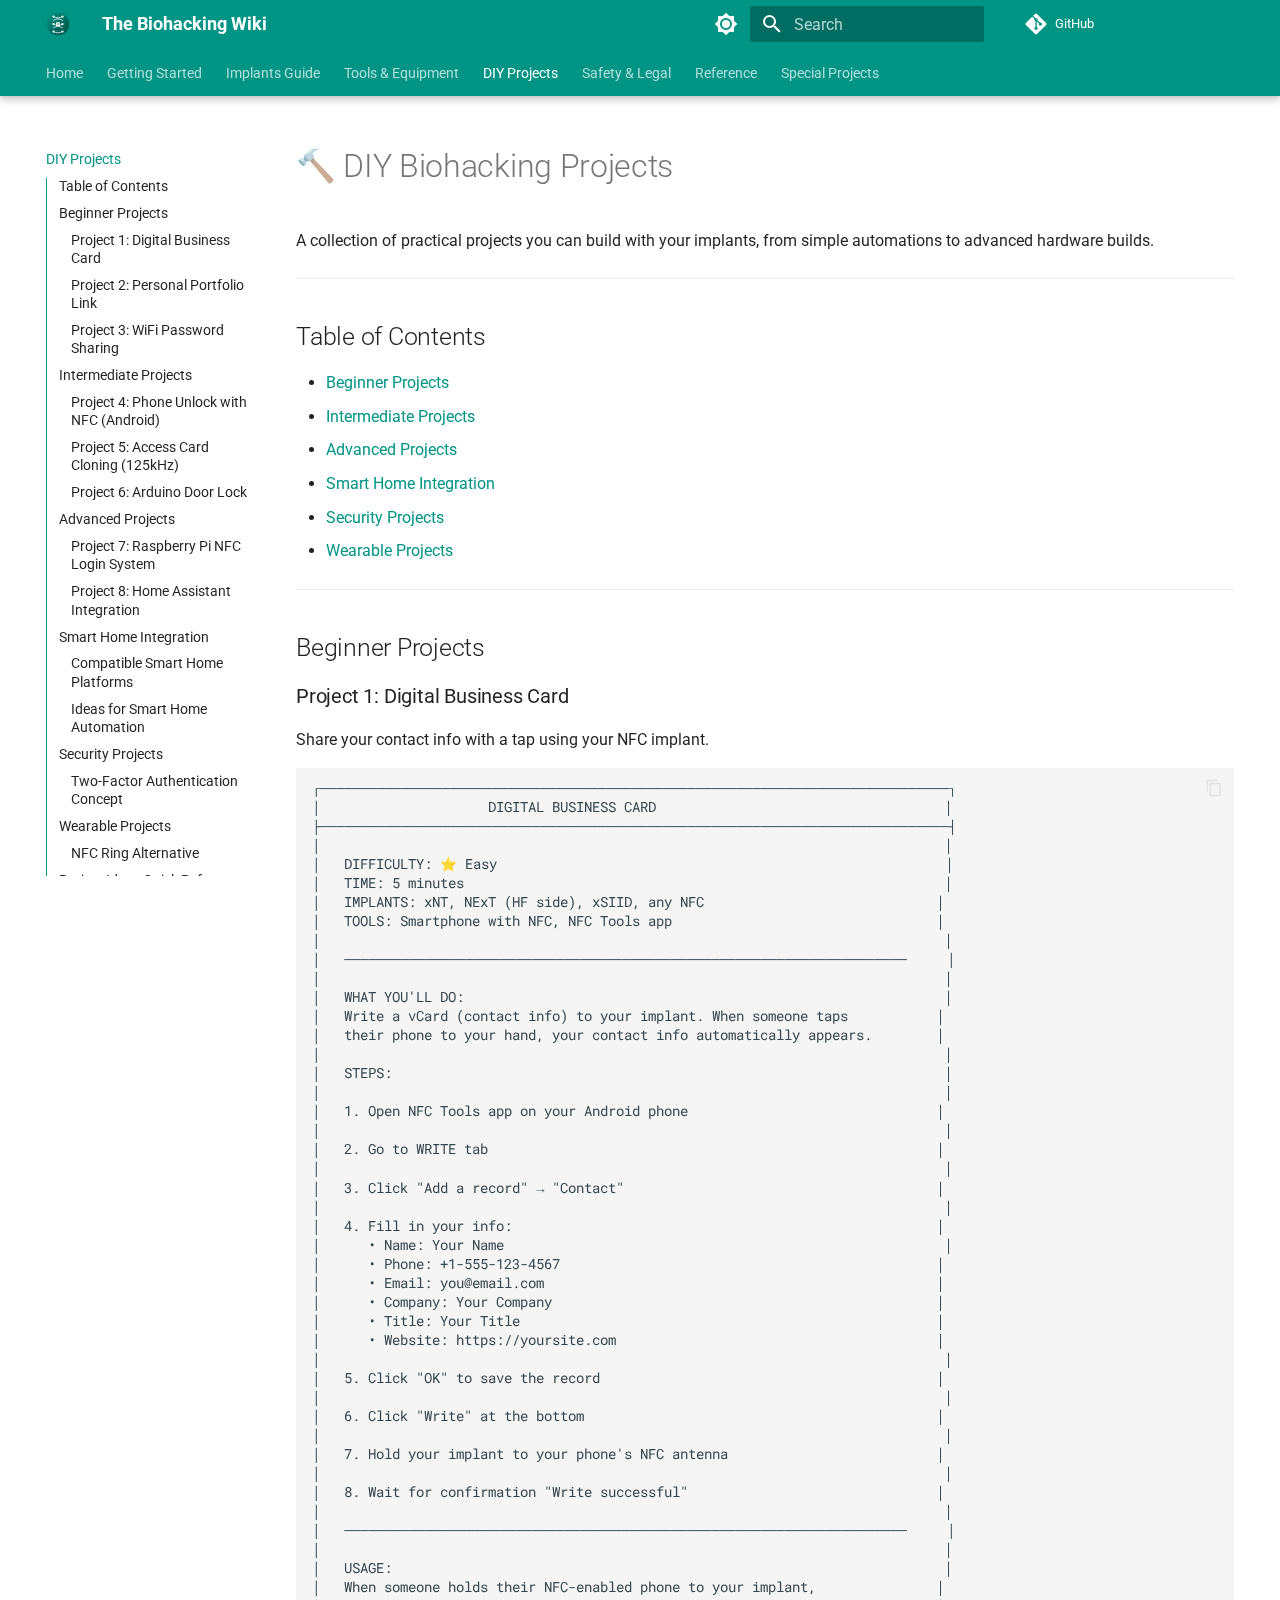
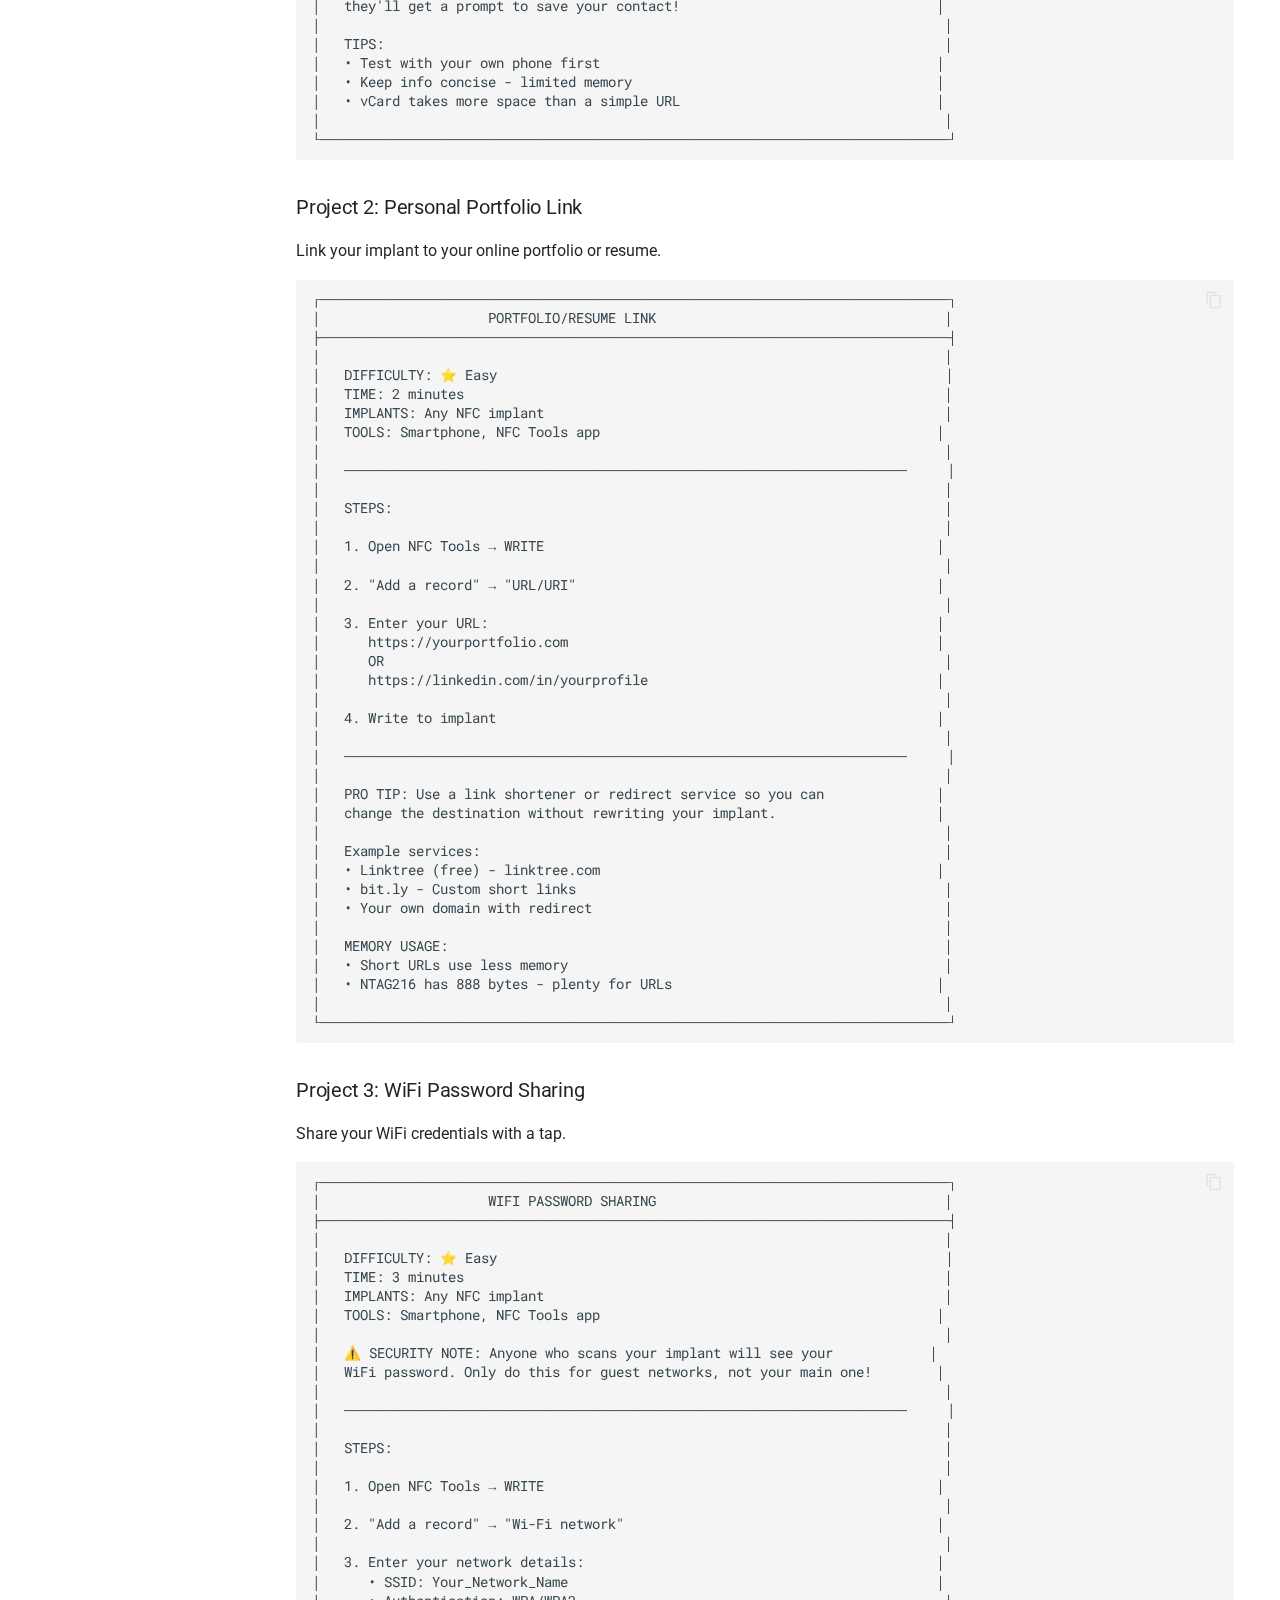
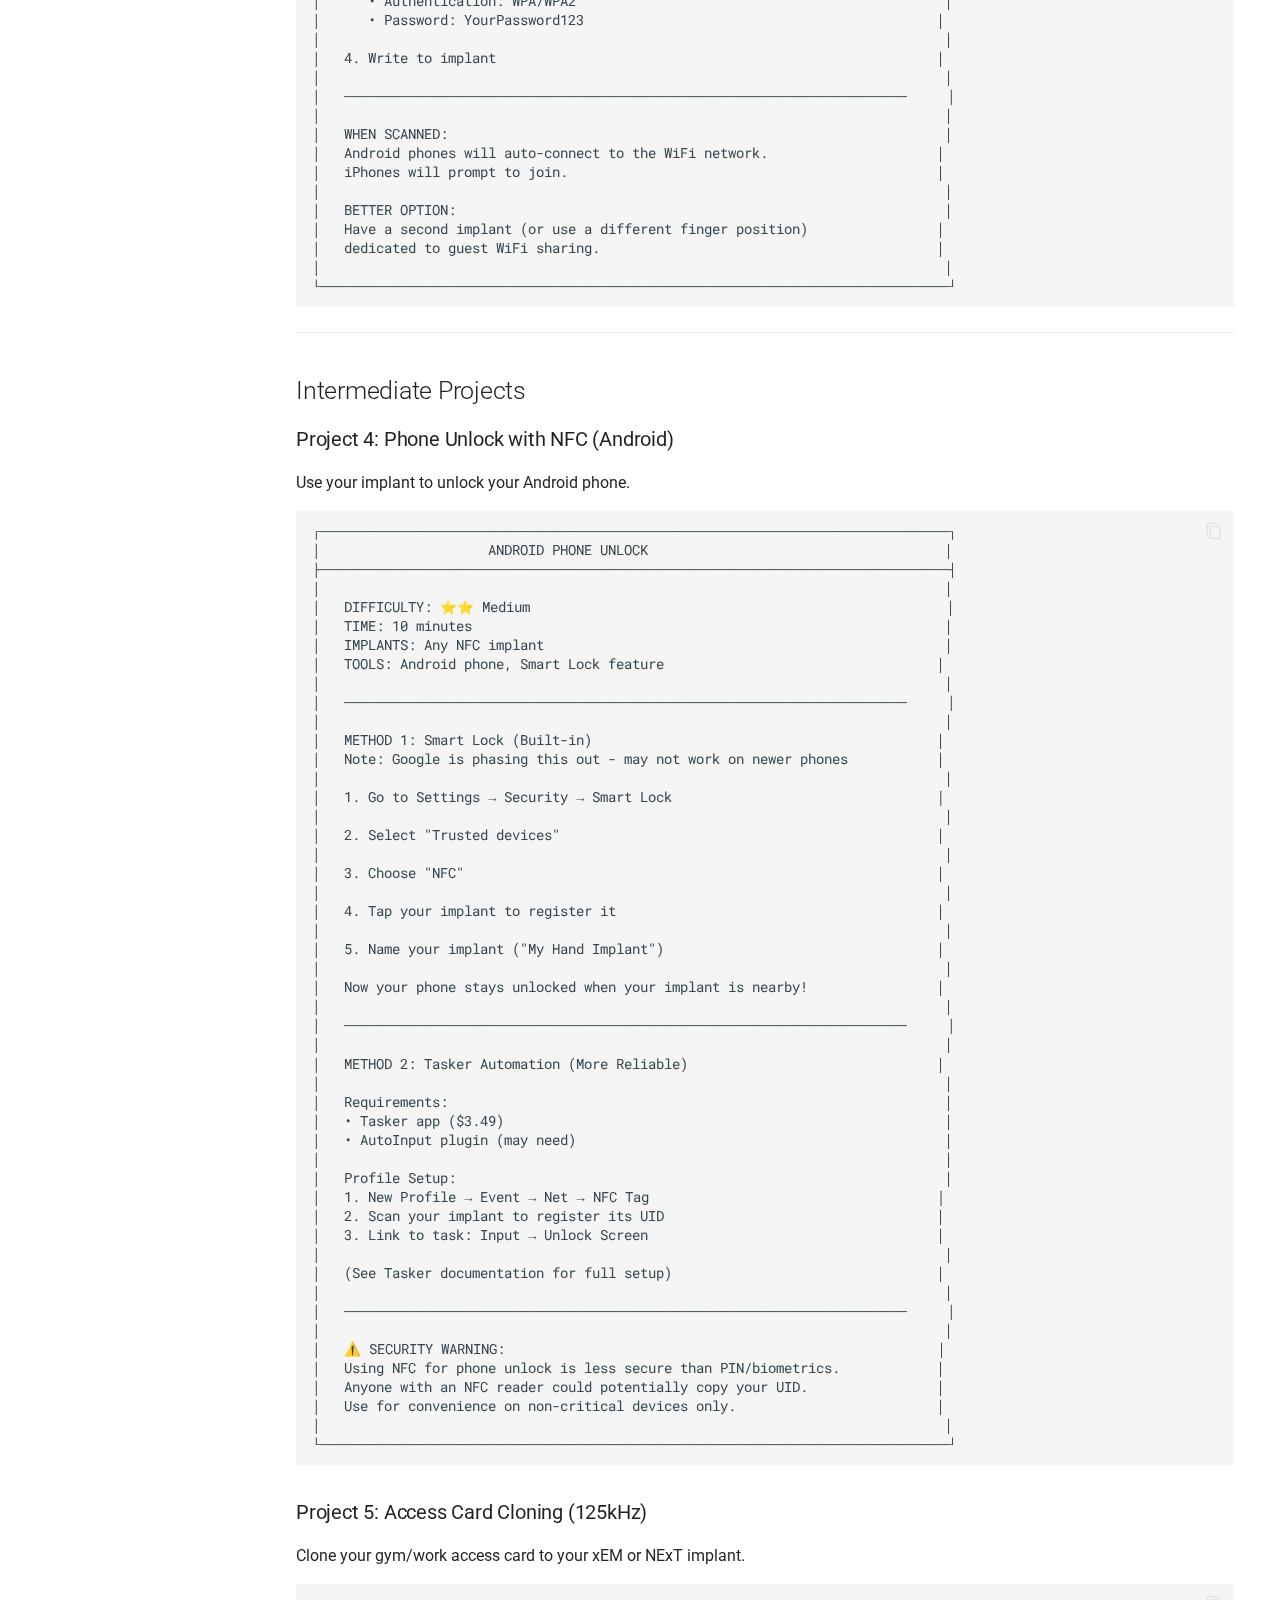
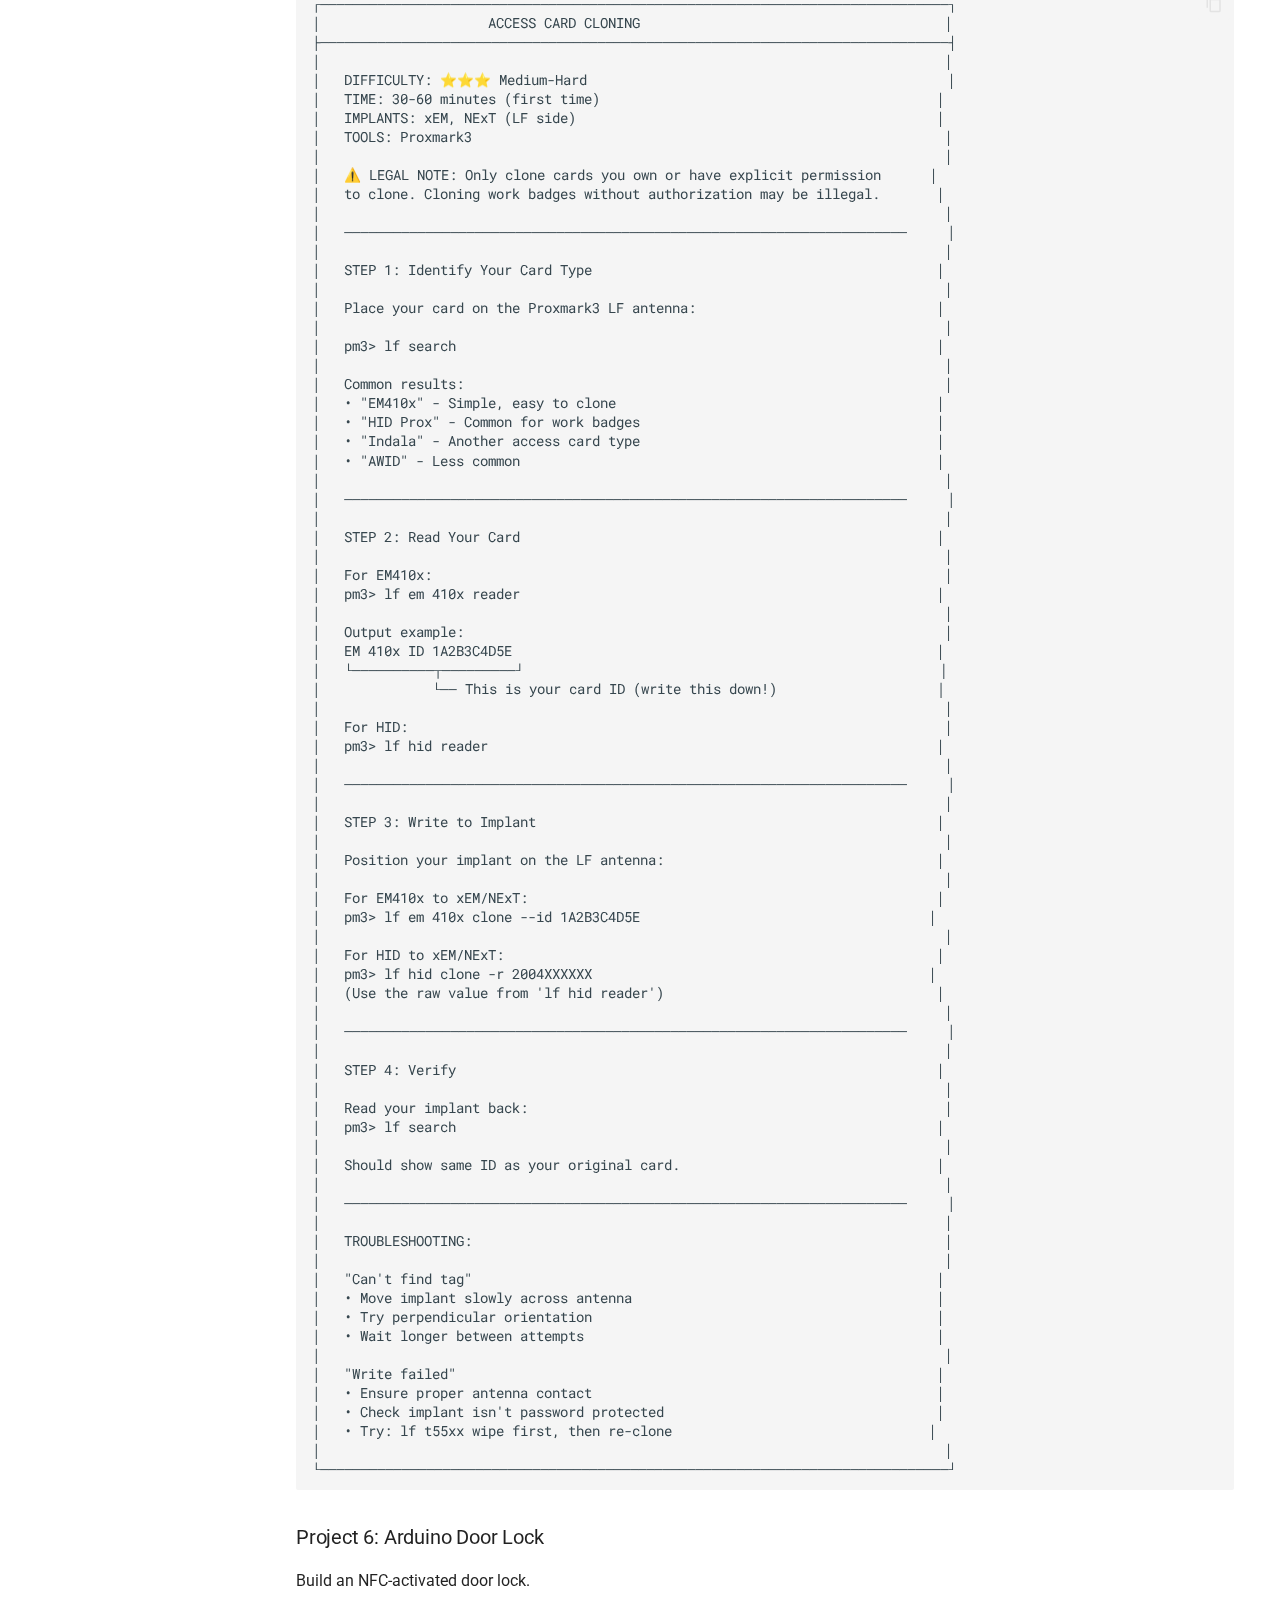
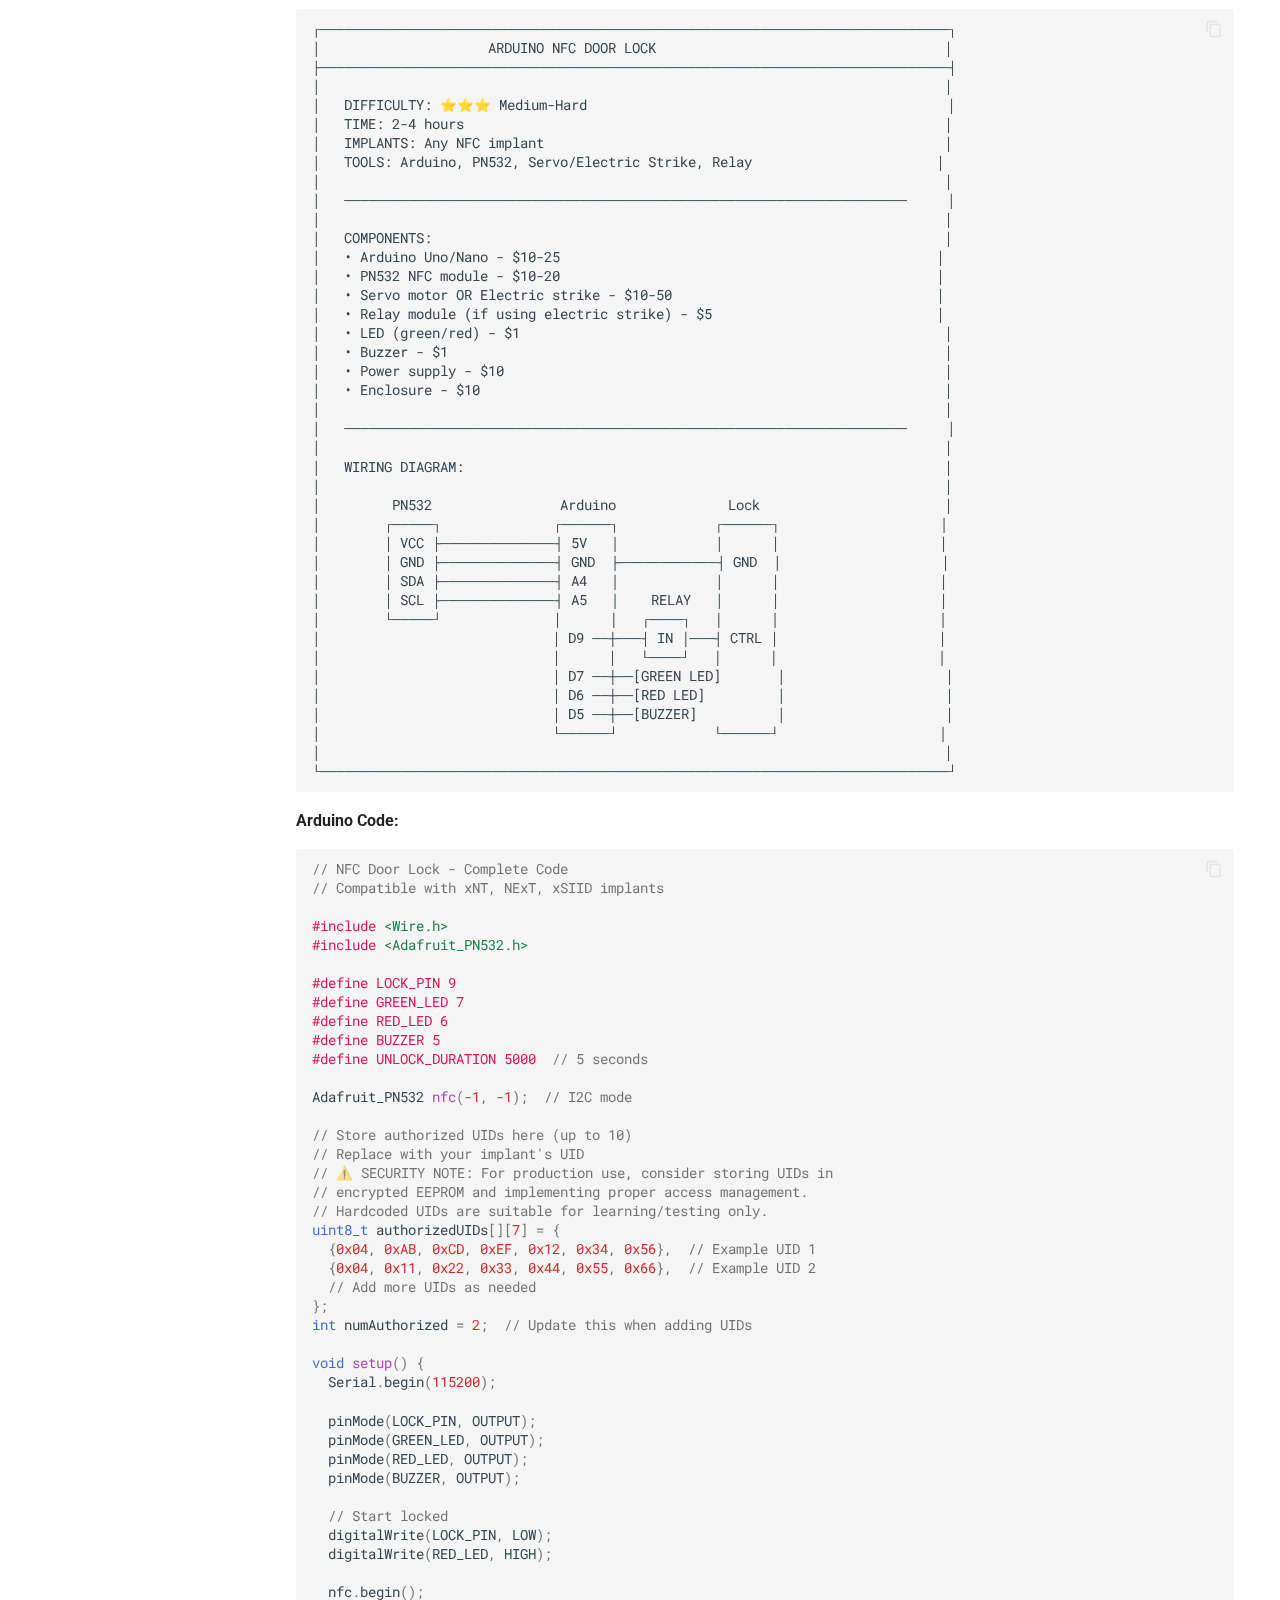
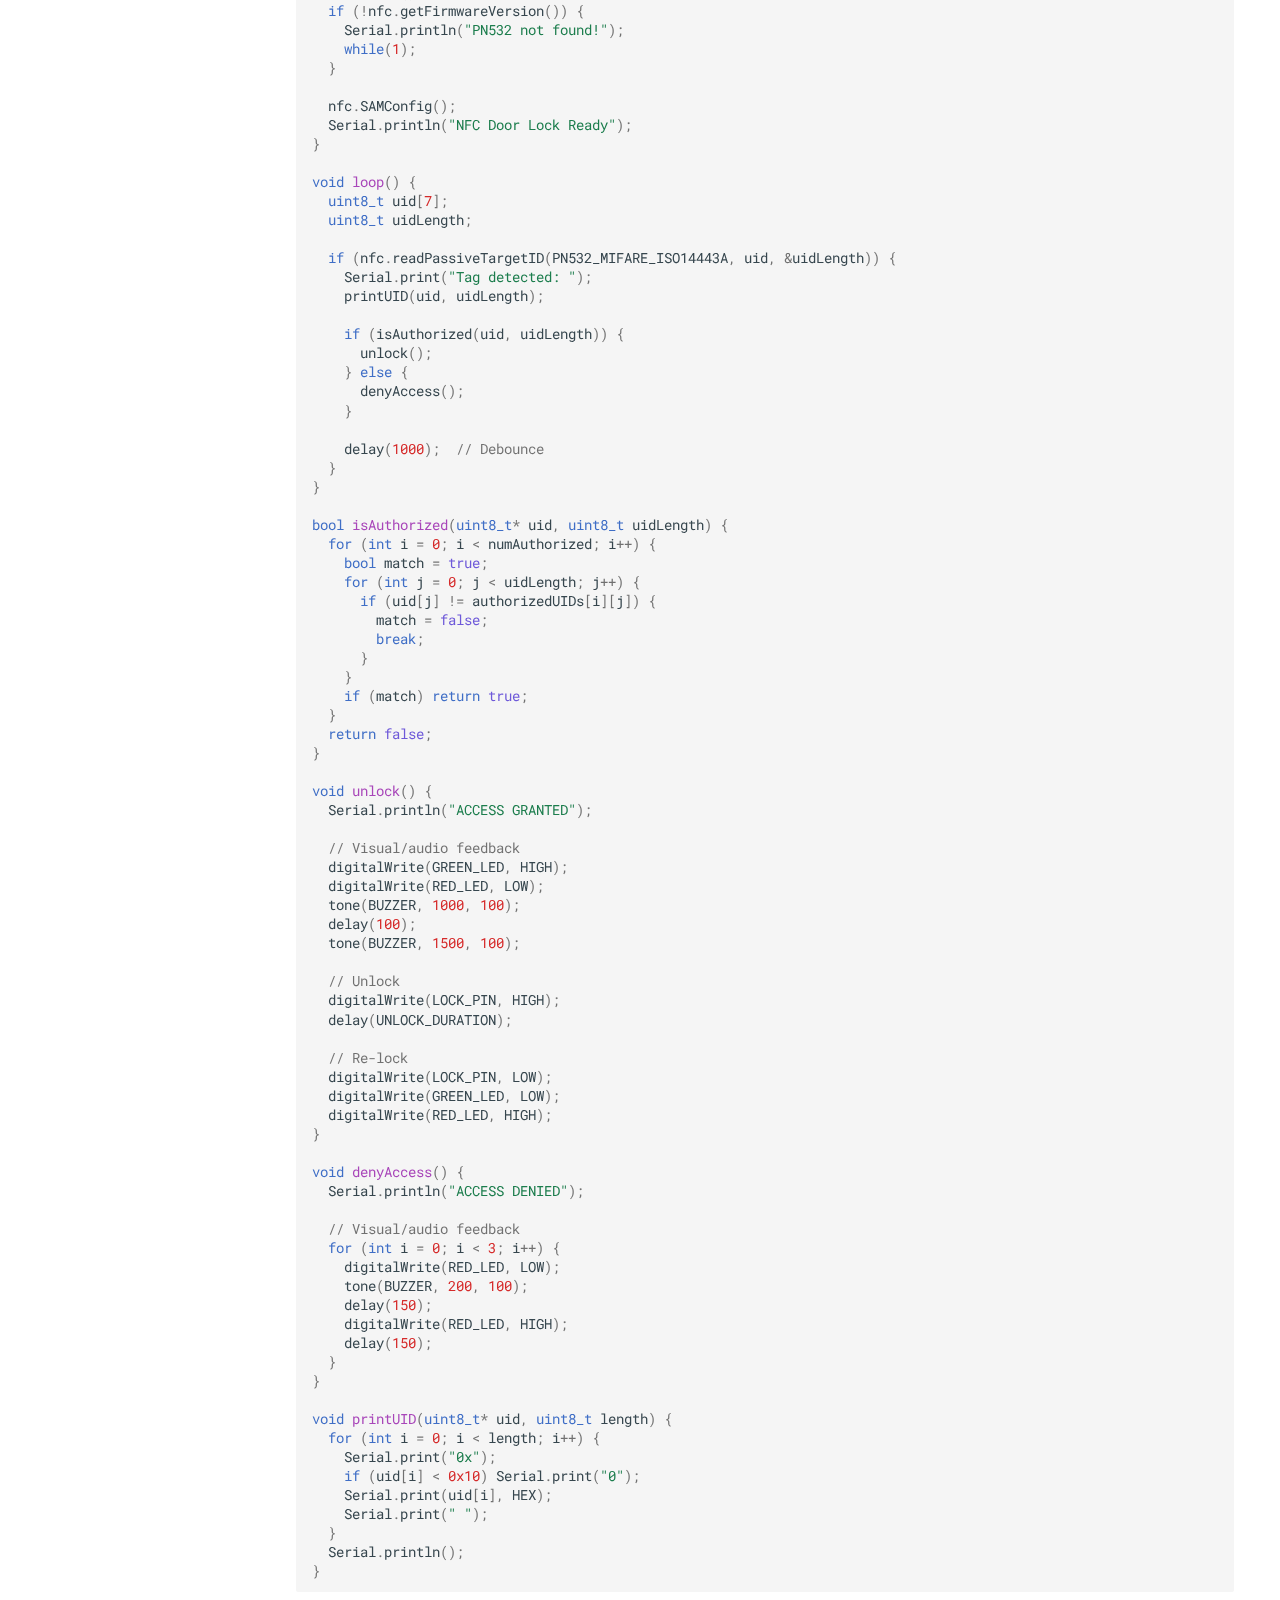
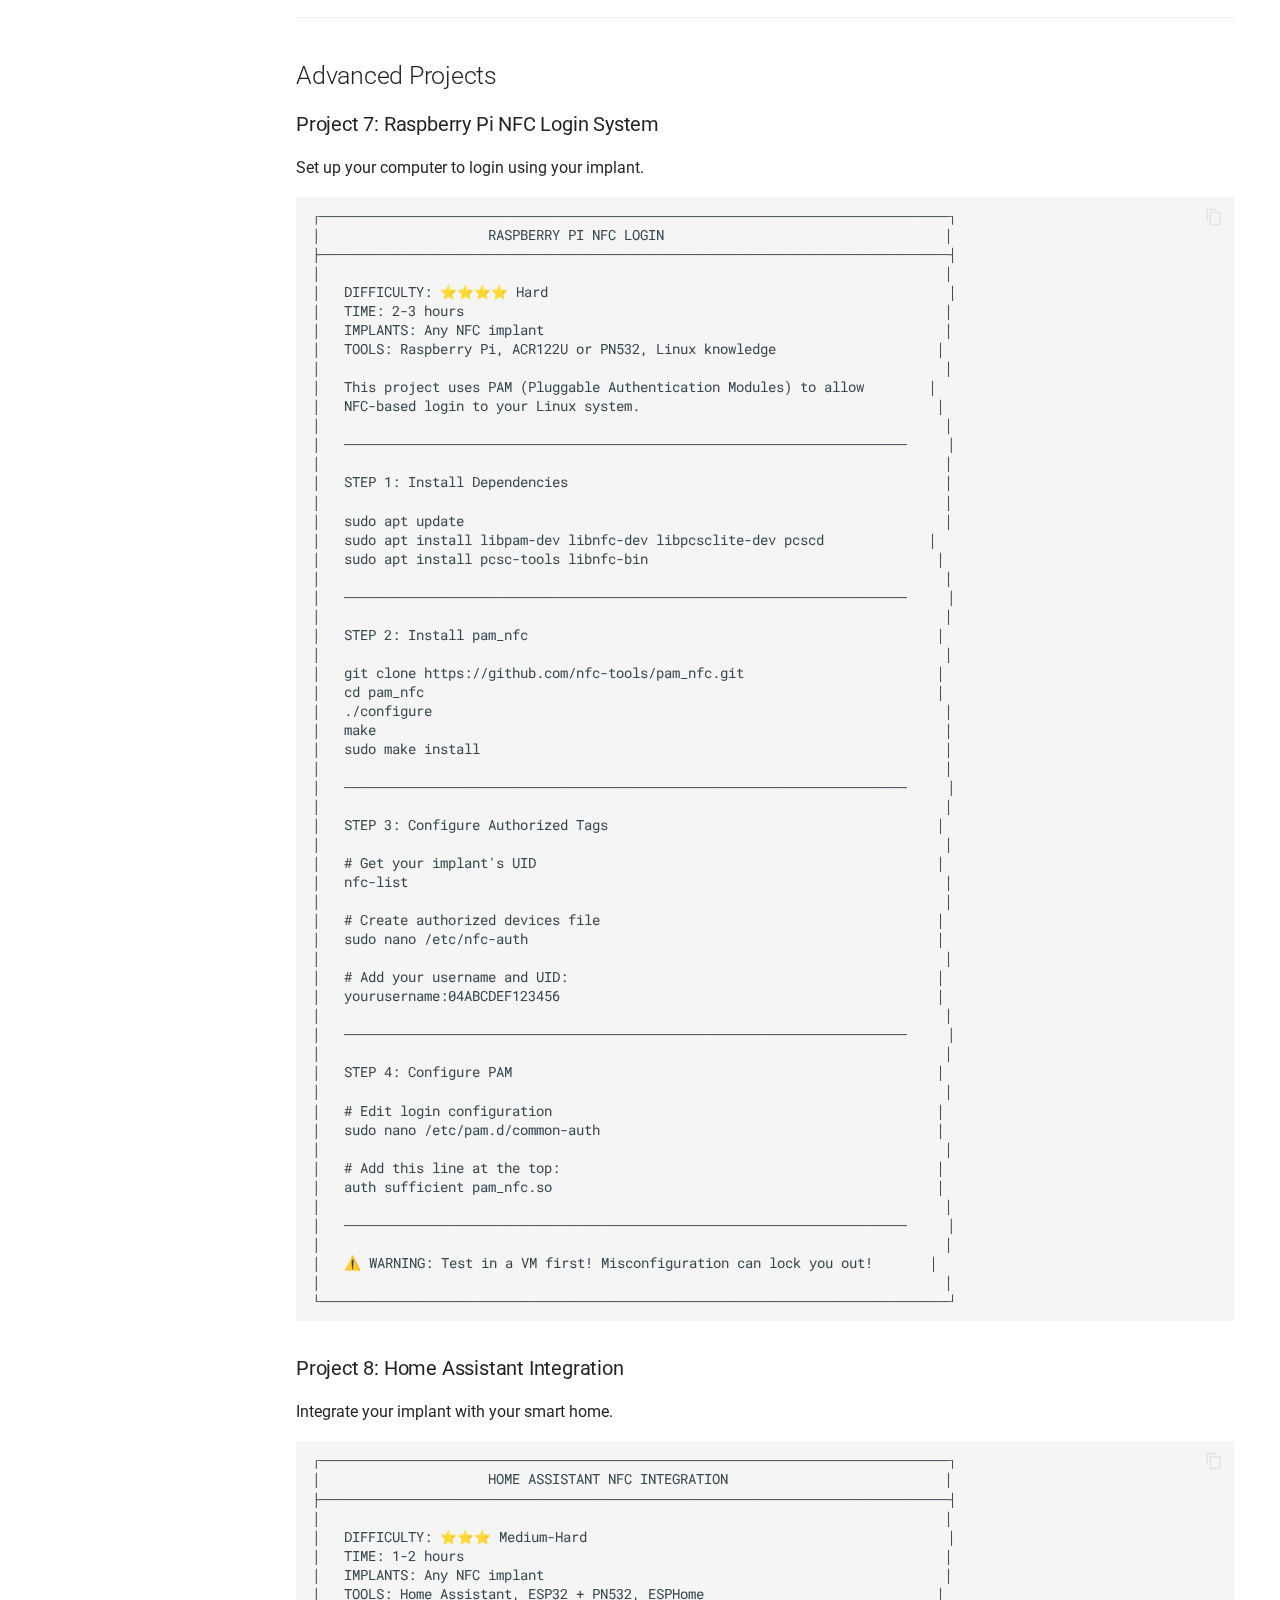
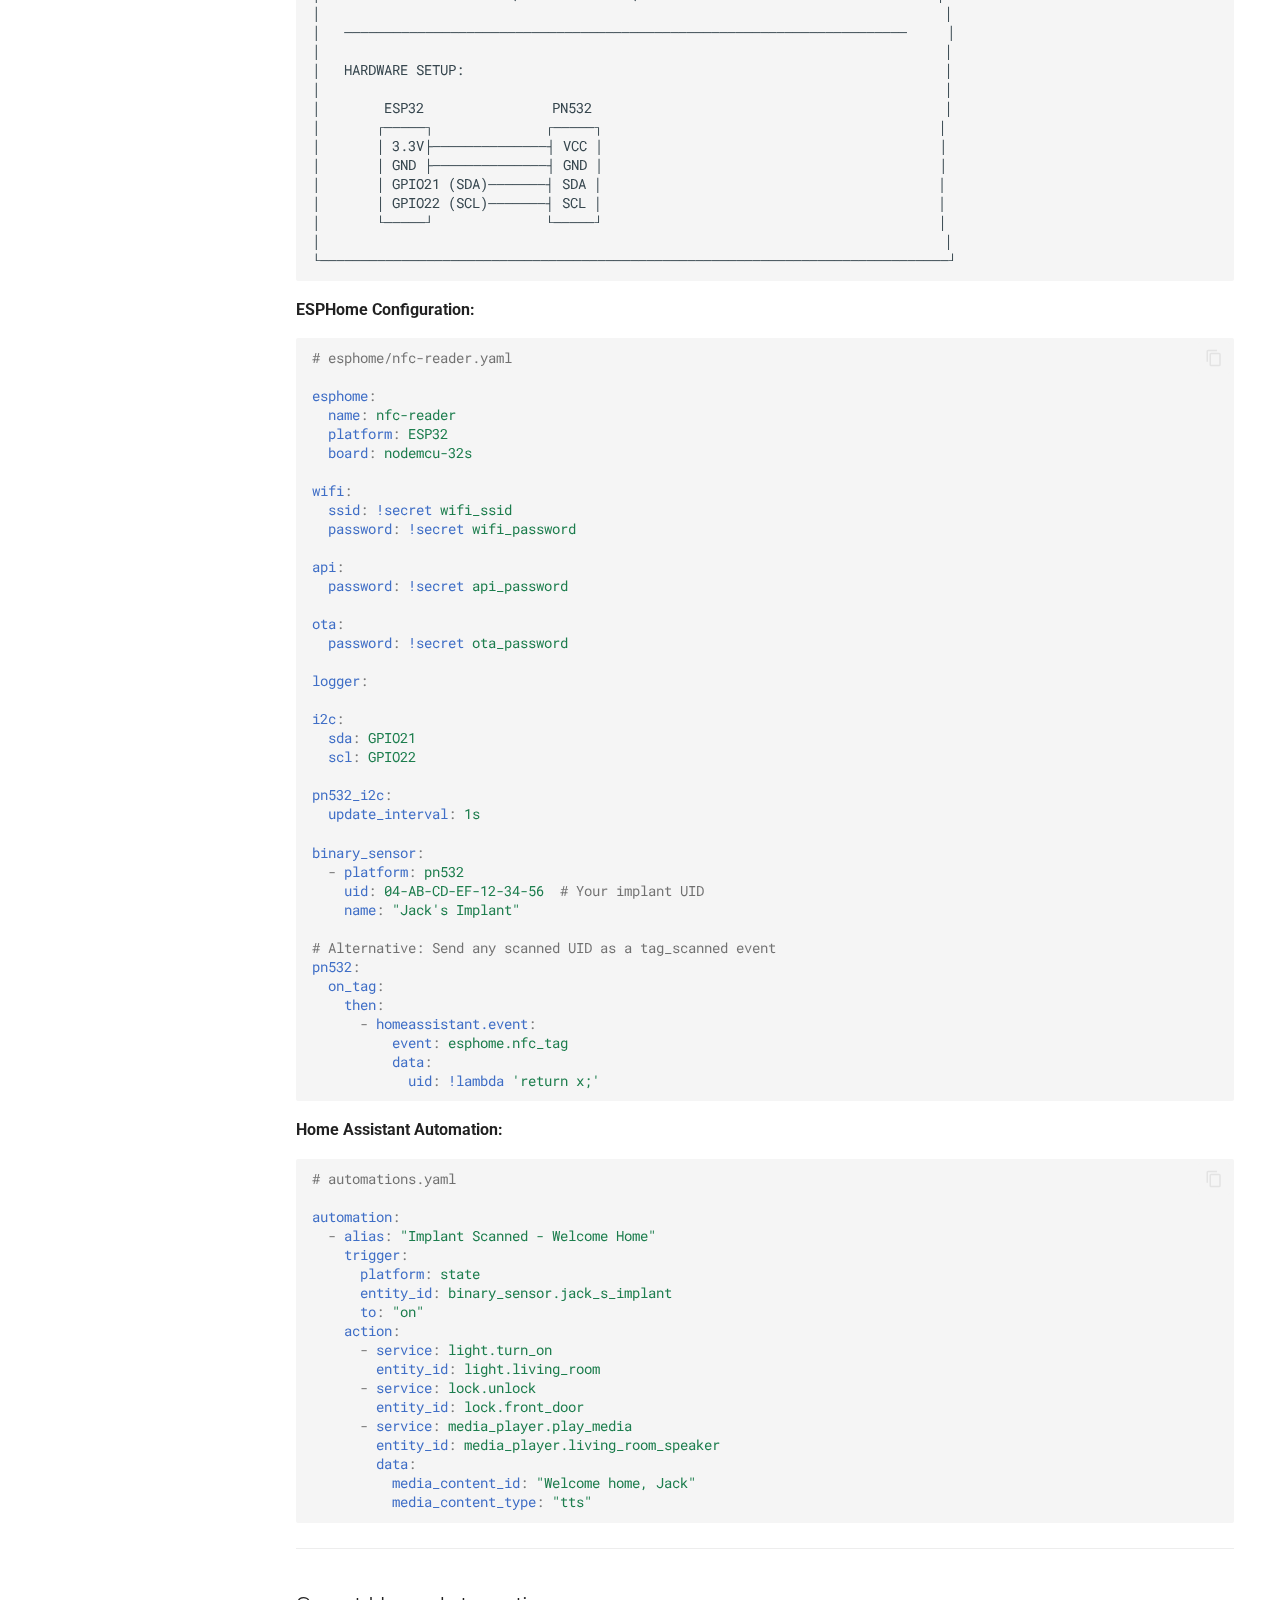
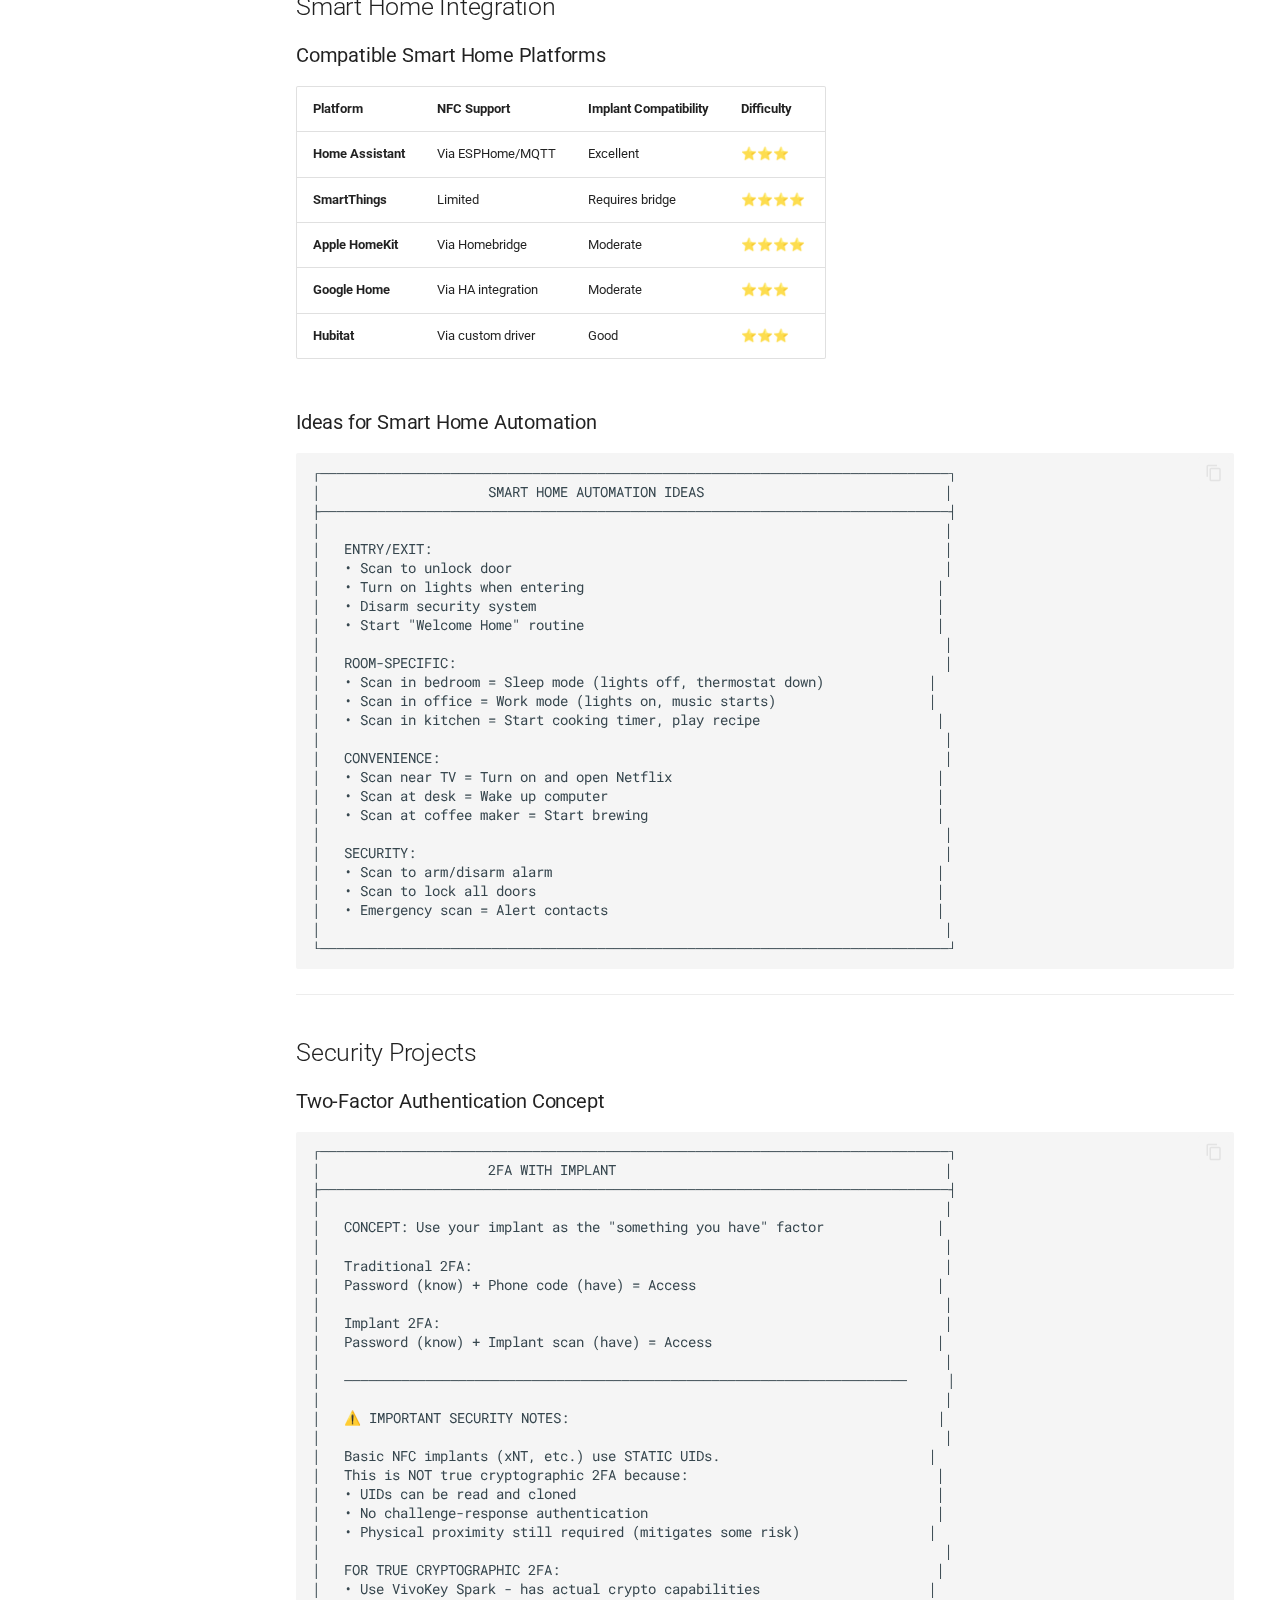
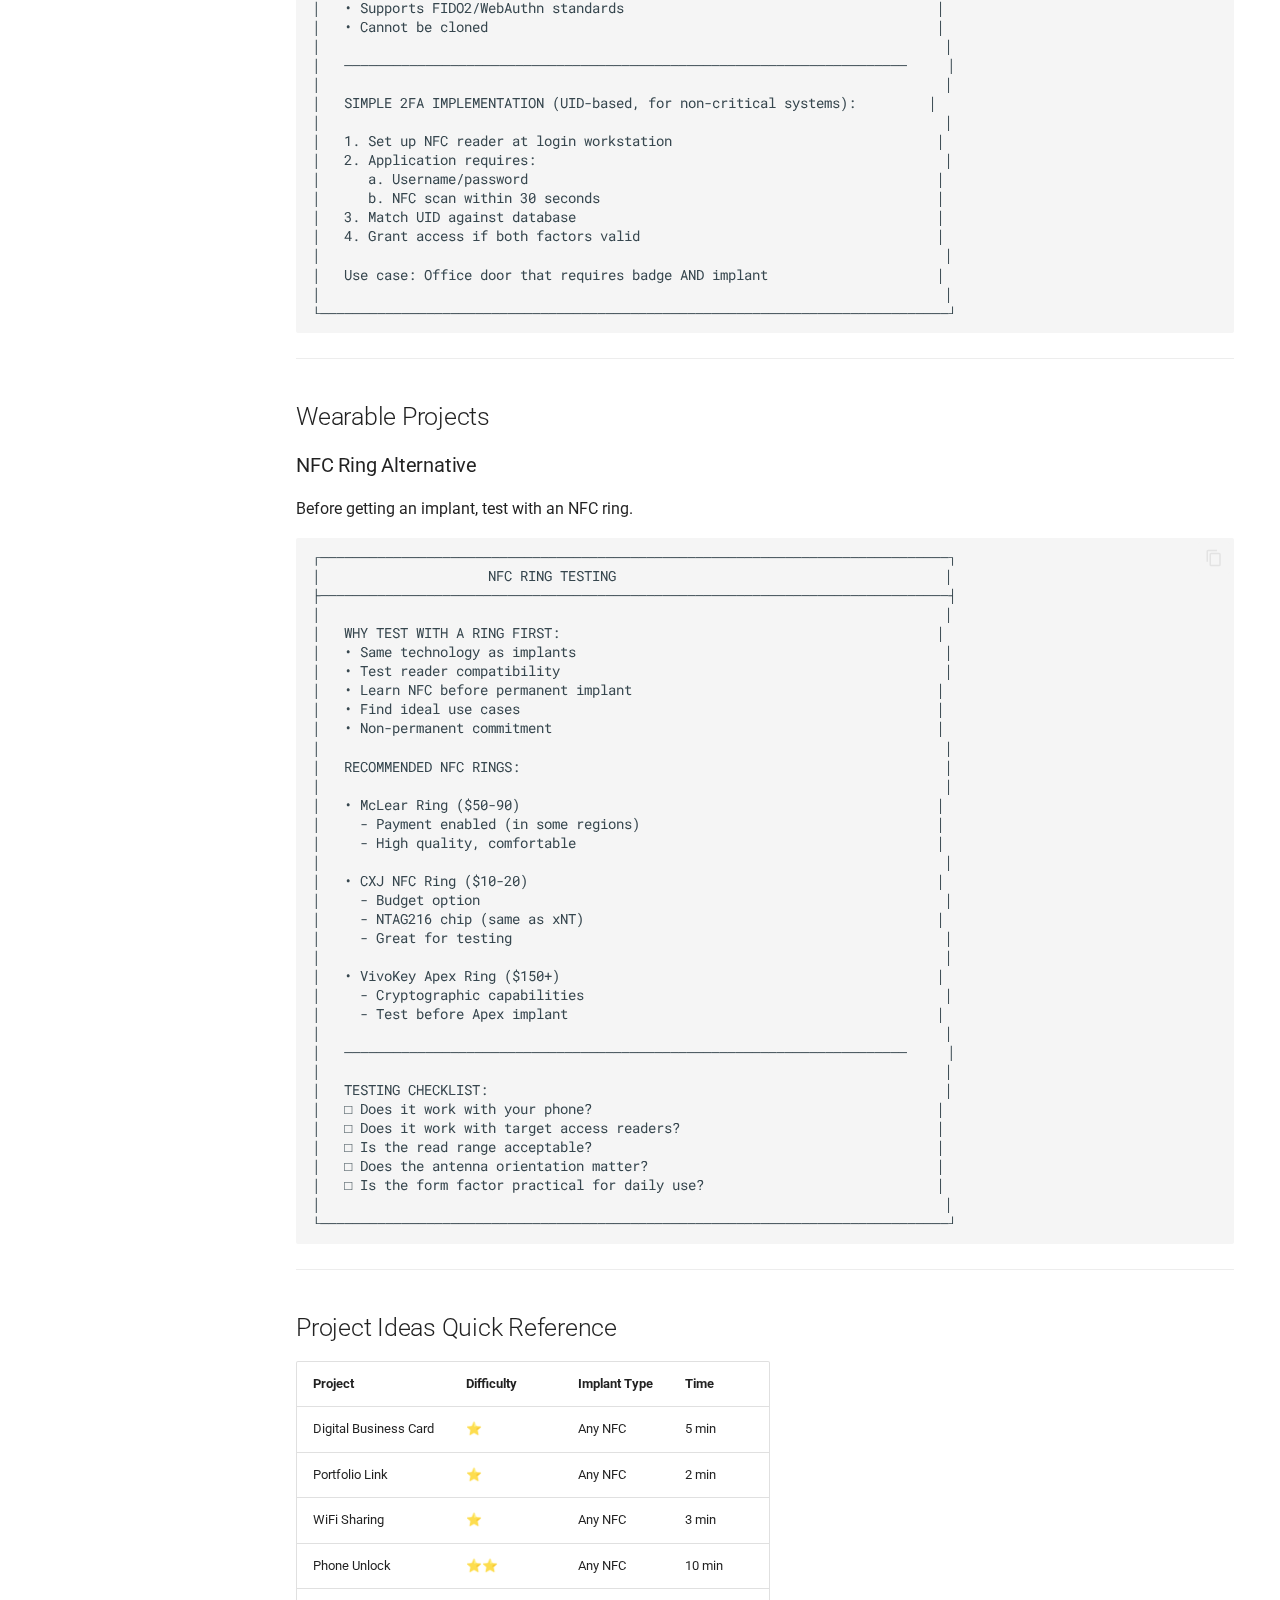
<file: diy-projects/index.html>
<!DOCTYPE html><html lang="en" class="no-js"><head>
    
      <meta charset="utf-8">
      <meta name="viewport" content="width=device-width,initial-scale=1">
      
        <meta name="description" content="Your complete guide to human-technology integration, implantable technology, biohacking, and DIY projects.">
      
      
      
        <link rel="canonical" href="https://J9ck.github.io/biohacking-wiki/diy-projects/">
      
      
        <link rel="prev" href="../tools-and-equipment/">
      
      
        <link rel="next" href="../safety-and-legal/">
      
      
        
      
      
      <link rel="icon" href="../assets/images/favicon.png">
      <meta name="generator" content="mkdocs-1.6.1, mkdocs-material-9.7.0">
    
    
      
        <title>DIY Projects - The Biohacking Wiki</title>
      
    
    
      <link rel="stylesheet" href="../assets/stylesheets/main.618322db.min.css">
      
        
        <link rel="stylesheet" href="../assets/stylesheets/palette.ab4e12ef.min.css">
      
      


    
    
      
    
    
      
        
        
        <link rel="preconnect" href="https://fonts.gstatic.com" crossorigin>
        <link rel="stylesheet" href="https://fonts.googleapis.com/css?family=Roboto:300,300i,400,400i,700,700i%7CRoboto+Mono:400,400i,700,700i&amp;display=fallback">
        <style>:root{--md-text-font:"Roboto";--md-code-font:"Roboto Mono"}</style>
      
    
    
      <link rel="stylesheet" href="../assets/stylesheets/extra.css">
    
    <script>__md_scope=new URL("..",location),__md_hash=e=>[...e].reduce(((e,_)=>(e<<5)-e+_.charCodeAt(0)),0),__md_get=(e,_=localStorage,t=__md_scope)=>JSON.parse(_.getItem(t.pathname+"."+e)),__md_set=(e,_,t=localStorage,a=__md_scope)=>{try{t.setItem(a.pathname+"."+e,JSON.stringify(_))}catch(e){}}</script>
    
      

    
    
  <link href="../assets/stylesheets/glightbox.min.css" rel="stylesheet"><script src="../assets/javascripts/glightbox.min.js"></script><style id="glightbox-style">
            html.glightbox-open { overflow: initial; height: 100%; }
            .gslide-title { margin-top: 0px; user-select: text; }
            .gslide-desc { color: #666; user-select: text; }
            .gslide-image img { background: white; }
            .gscrollbar-fixer { padding-right: 15px; }
            .gdesc-inner { font-size: 0.75rem; }
            body[data-md-color-scheme="slate"] .gdesc-inner { background: var(--md-default-bg-color); }
            body[data-md-color-scheme="slate"] .gslide-title { color: var(--md-default-fg-color); }
            body[data-md-color-scheme="slate"] .gslide-desc { color: var(--md-default-fg-color); }
        </style></head>
  
  
    
    
      
    
    
    
    
    <body dir="ltr" data-md-color-scheme="default" data-md-color-primary="teal" data-md-color-accent="deep-purple">
  
    
    <input class="md-toggle" data-md-toggle="drawer" type="checkbox" id="__drawer" autocomplete="off">
    <input class="md-toggle" data-md-toggle="search" type="checkbox" id="__search" autocomplete="off">
    <label class="md-overlay" for="__drawer"></label>
    <div data-md-component="skip">
      
        
        <a href="#diy-biohacking-projects" class="md-skip">
          Skip to content
        </a>
      
    </div>
    <div data-md-component="announce">
      
    </div>
    
    
      

  

<header class="md-header md-header--shadow md-header--lifted" data-md-component="header">
  <nav class="md-header__inner md-grid" aria-label="Header">
    <a href=".." title="The Biohacking Wiki" class="md-header__button md-logo" aria-label="The Biohacking Wiki" data-md-component="logo">
      
  <img src="../assets/images/logo.svg" alt="logo">

    </a>
    <label class="md-header__button md-icon" for="__drawer">
      
      <svg xmlns="http://www.w3.org/2000/svg" viewBox="0 0 24 24"><path d="M3 6h18v2H3zm0 5h18v2H3zm0 5h18v2H3z"></path></svg>
    </label>
    <div class="md-header__title" data-md-component="header-title">
      <div class="md-header__ellipsis">
        <div class="md-header__topic">
          <span class="md-ellipsis">
            The Biohacking Wiki
          </span>
        </div>
        <div class="md-header__topic" data-md-component="header-topic">
          <span class="md-ellipsis">
            
              DIY Projects
            
          </span>
        </div>
      </div>
    </div>
    
      
        <form class="md-header__option" data-md-component="palette">
  
    
    
    
    <input class="md-option" data-md-color-media="(prefers-color-scheme: light)" data-md-color-scheme="default" data-md-color-primary="teal" data-md-color-accent="deep-purple" aria-label="Switch to dark mode" type="radio" name="__palette" id="__palette_0">
    
      <label class="md-header__button md-icon" title="Switch to dark mode" for="__palette_1" hidden>
        <svg xmlns="http://www.w3.org/2000/svg" viewBox="0 0 24 24"><path d="M12 8a4 4 0 0 0-4 4 4 4 0 0 0 4 4 4 4 0 0 0 4-4 4 4 0 0 0-4-4m0 10a6 6 0 0 1-6-6 6 6 0 0 1 6-6 6 6 0 0 1 6 6 6 6 0 0 1-6 6m8-9.31V4h-4.69L12 .69 8.69 4H4v4.69L.69 12 4 15.31V20h4.69L12 23.31 15.31 20H20v-4.69L23.31 12z"></path></svg>
      </label>
    
  
    
    
    
    <input class="md-option" data-md-color-media="(prefers-color-scheme: dark)" data-md-color-scheme="slate" data-md-color-primary="teal" data-md-color-accent="lime" aria-label="Switch to light mode" type="radio" name="__palette" id="__palette_1">
    
      <label class="md-header__button md-icon" title="Switch to light mode" for="__palette_0" hidden>
        <svg xmlns="http://www.w3.org/2000/svg" viewBox="0 0 24 24"><path d="M12 18c-.89 0-1.74-.2-2.5-.55C11.56 16.5 13 14.42 13 12s-1.44-4.5-3.5-5.45C10.26 6.2 11.11 6 12 6a6 6 0 0 1 6 6 6 6 0 0 1-6 6m8-9.31V4h-4.69L12 .69 8.69 4H4v4.69L.69 12 4 15.31V20h4.69L12 23.31 15.31 20H20v-4.69L23.31 12z"></path></svg>
      </label>
    
  
</form>
      
    
    
      <script>var palette=__md_get("__palette");if(palette&&palette.color){if("(prefers-color-scheme)"===palette.color.media){var media=matchMedia("(prefers-color-scheme: light)"),input=document.querySelector(media.matches?"[data-md-color-media='(prefers-color-scheme: light)']":"[data-md-color-media='(prefers-color-scheme: dark)']");palette.color.media=input.getAttribute("data-md-color-media"),palette.color.scheme=input.getAttribute("data-md-color-scheme"),palette.color.primary=input.getAttribute("data-md-color-primary"),palette.color.accent=input.getAttribute("data-md-color-accent")}for(var[key,value]of Object.entries(palette.color))document.body.setAttribute("data-md-color-"+key,value)}</script>
    
    
    
      
      
        <label class="md-header__button md-icon" for="__search">
          
          <svg xmlns="http://www.w3.org/2000/svg" viewBox="0 0 24 24"><path d="M9.5 3A6.5 6.5 0 0 1 16 9.5c0 1.61-.59 3.09-1.56 4.23l.27.27h.79l5 5-1.5 1.5-5-5v-.79l-.27-.27A6.52 6.52 0 0 1 9.5 16 6.5 6.5 0 0 1 3 9.5 6.5 6.5 0 0 1 9.5 3m0 2C7 5 5 7 5 9.5S7 14 9.5 14 14 12 14 9.5 12 5 9.5 5"></path></svg>
        </label>
        <div class="md-search" data-md-component="search" role="dialog">
  <label class="md-search__overlay" for="__search"></label>
  <div class="md-search__inner" role="search">
    <form class="md-search__form" name="search">
      <input type="text" class="md-search__input" name="query" aria-label="Search" placeholder="Search" autocapitalize="off" autocorrect="off" autocomplete="off" spellcheck="false" data-md-component="search-query" required>
      <label class="md-search__icon md-icon" for="__search">
        
        <svg xmlns="http://www.w3.org/2000/svg" viewBox="0 0 24 24"><path d="M9.5 3A6.5 6.5 0 0 1 16 9.5c0 1.61-.59 3.09-1.56 4.23l.27.27h.79l5 5-1.5 1.5-5-5v-.79l-.27-.27A6.52 6.52 0 0 1 9.5 16 6.5 6.5 0 0 1 3 9.5 6.5 6.5 0 0 1 9.5 3m0 2C7 5 5 7 5 9.5S7 14 9.5 14 14 12 14 9.5 12 5 9.5 5"></path></svg>
        
        <svg xmlns="http://www.w3.org/2000/svg" viewBox="0 0 24 24"><path d="M20 11v2H8l5.5 5.5-1.42 1.42L4.16 12l7.92-7.92L13.5 5.5 8 11z"></path></svg>
      </label>
      <nav class="md-search__options" aria-label="Search">
        
          <a href="javascript:void(0)" class="md-search__icon md-icon" title="Share" aria-label="Share" data-clipboard data-clipboard-text="" data-md-component="search-share" tabindex="-1">
            
            <svg xmlns="http://www.w3.org/2000/svg" viewBox="0 0 24 24"><path d="M18 16.08c-.76 0-1.44.3-1.96.77L8.91 12.7c.05-.23.09-.46.09-.7s-.04-.47-.09-.7l7.05-4.11c.54.5 1.25.81 2.04.81a3 3 0 0 0 3-3 3 3 0 0 0-3-3 3 3 0 0 0-3 3c0 .24.04.47.09.7L8.04 9.81C7.5 9.31 6.79 9 6 9a3 3 0 0 0-3 3 3 3 0 0 0 3 3c.79 0 1.5-.31 2.04-.81l7.12 4.15c-.05.21-.08.43-.08.66 0 1.61 1.31 2.91 2.92 2.91s2.92-1.3 2.92-2.91A2.92 2.92 0 0 0 18 16.08"></path></svg>
          </a>
        
        <button type="reset" class="md-search__icon md-icon" title="Clear" aria-label="Clear" tabindex="-1">
          
          <svg xmlns="http://www.w3.org/2000/svg" viewBox="0 0 24 24"><path d="M19 6.41 17.59 5 12 10.59 6.41 5 5 6.41 10.59 12 5 17.59 6.41 19 12 13.41 17.59 19 19 17.59 13.41 12z"></path></svg>
        </button>
      </nav>
      
        <div class="md-search__suggest" data-md-component="search-suggest"></div>
      
    </form>
    <div class="md-search__output">
      <div class="md-search__scrollwrap" tabindex="0" data-md-scrollfix>
        <div class="md-search-result" data-md-component="search-result">
          <div class="md-search-result__meta">
            Initializing search
          </div>
          <ol class="md-search-result__list" role="presentation"></ol>
        </div>
      </div>
    </div>
  </div>
</div>
      
    
    
      <div class="md-header__source">
        <a href="https://github.com/J9ck/biohacking-wiki" title="Go to repository" class="md-source" data-md-component="source">
  <div class="md-source__icon md-icon">
    
    <svg xmlns="http://www.w3.org/2000/svg" viewBox="0 0 448 512"><!--! Font Awesome Free 7.1.0 by @fontawesome - https://fontawesome.com License - https://fontawesome.com/license/free (Icons: CC BY 4.0, Fonts: SIL OFL 1.1, Code: MIT License) Copyright 2025 Fonticons, Inc.--><path d="M439.6 236.1 244 40.5c-5.4-5.5-12.8-8.5-20.4-8.5s-15 3-20.4 8.4L162.5 81l51.5 51.5c27.1-9.1 52.7 16.8 43.4 43.7l49.7 49.7c34.2-11.8 61.2 31 35.5 56.7-26.5 26.5-70.2-2.9-56-37.3L240.3 199v121.9c25.3 12.5 22.3 41.8 9.1 55-6.4 6.4-15.2 10.1-24.3 10.1s-17.8-3.6-24.3-10.1c-17.6-17.6-11.1-46.9 11.2-56v-123c-20.8-8.5-24.6-30.7-18.6-45L142.6 101 8.5 235.1C3 240.6 0 247.9 0 255.5s3 15 8.5 20.4l195.6 195.7c5.4 5.4 12.7 8.4 20.4 8.4s15-3 20.4-8.4l194.7-194.7c5.4-5.4 8.4-12.8 8.4-20.4s-3-15-8.4-20.4"></path></svg>
  </div>
  <div class="md-source__repository">
    GitHub
  </div>
</a>
      </div>
    
  </nav>
  
    
      
<nav class="md-tabs" aria-label="Tabs" data-md-component="tabs">
  <div class="md-grid">
    <ul class="md-tabs__list">
      
        
  
  
  
  
    <li class="md-tabs__item">
      <a href=".." class="md-tabs__link">
        
  
  
    
  
  Home

      </a>
    </li>
  

      
        
  
  
  
  
    
    
      <li class="md-tabs__item">
        <a href="../getting-started/" class="md-tabs__link">
          
  
  
  Getting Started

        </a>
      </li>
    
  

      
        
  
  
  
  
    
    
      <li class="md-tabs__item">
        <a href="../implants-guide/" class="md-tabs__link">
          
  
  
  Implants Guide

        </a>
      </li>
    
  

      
        
  
  
  
  
    <li class="md-tabs__item">
      <a href="../tools-and-equipment/" class="md-tabs__link">
        
  
  
    
  
  Tools &amp; Equipment

      </a>
    </li>
  

      
        
  
  
  
    
  
  
    <li class="md-tabs__item md-tabs__item--active">
      <a href="./" class="md-tabs__link">
        
  
  
    
  
  DIY Projects

      </a>
    </li>
  

      
        
  
  
  
  
    <li class="md-tabs__item">
      <a href="../safety-and-legal/" class="md-tabs__link">
        
  
  
    
  
  Safety &amp; Legal

      </a>
    </li>
  

      
        
  
  
  
  
    
    
      <li class="md-tabs__item">
        <a href="../glossary/" class="md-tabs__link">
          
  
  
  Reference

        </a>
      </li>
    
  

      
        
  
  
  
  
    
    
      <li class="md-tabs__item">
        <a href="../pegleg/" class="md-tabs__link">
          
  
  
  Special Projects

        </a>
      </li>
    
  

      
    </ul>
  </div>
</nav>
    
  
</header>
    
    <div class="md-container" data-md-component="container">
      
      
        
      
      <main class="md-main" data-md-component="main">
        <div class="md-main__inner md-grid">
          
            
              
              <div class="md-sidebar md-sidebar--primary" data-md-component="sidebar" data-md-type="navigation">
                <div class="md-sidebar__scrollwrap">
                  <div class="md-sidebar__inner">
                    


  


  

<nav class="md-nav md-nav--primary md-nav--lifted md-nav--integrated" aria-label="Navigation" data-md-level="0">
  <label class="md-nav__title" for="__drawer">
    <a href=".." title="The Biohacking Wiki" class="md-nav__button md-logo" aria-label="The Biohacking Wiki" data-md-component="logo">
      
  <img src="../assets/images/logo.svg" alt="logo">

    </a>
    The Biohacking Wiki
  </label>
  
    <div class="md-nav__source">
      <a href="https://github.com/J9ck/biohacking-wiki" title="Go to repository" class="md-source" data-md-component="source">
  <div class="md-source__icon md-icon">
    
    <svg xmlns="http://www.w3.org/2000/svg" viewBox="0 0 448 512"><!--! Font Awesome Free 7.1.0 by @fontawesome - https://fontawesome.com License - https://fontawesome.com/license/free (Icons: CC BY 4.0, Fonts: SIL OFL 1.1, Code: MIT License) Copyright 2025 Fonticons, Inc.--><path d="M439.6 236.1 244 40.5c-5.4-5.5-12.8-8.5-20.4-8.5s-15 3-20.4 8.4L162.5 81l51.5 51.5c27.1-9.1 52.7 16.8 43.4 43.7l49.7 49.7c34.2-11.8 61.2 31 35.5 56.7-26.5 26.5-70.2-2.9-56-37.3L240.3 199v121.9c25.3 12.5 22.3 41.8 9.1 55-6.4 6.4-15.2 10.1-24.3 10.1s-17.8-3.6-24.3-10.1c-17.6-17.6-11.1-46.9 11.2-56v-123c-20.8-8.5-24.6-30.7-18.6-45L142.6 101 8.5 235.1C3 240.6 0 247.9 0 255.5s3 15 8.5 20.4l195.6 195.7c5.4 5.4 12.7 8.4 20.4 8.4s15-3 20.4-8.4l194.7-194.7c5.4-5.4 8.4-12.8 8.4-20.4s-3-15-8.4-20.4"></path></svg>
  </div>
  <div class="md-source__repository">
    GitHub
  </div>
</a>
    </div>
  
  <ul class="md-nav__list" data-md-scrollfix>
    
      
      
  
  
  
  
    <li class="md-nav__item">
      <a href=".." class="md-nav__link">
        
  
  
  <span class="md-ellipsis">
    
  
    Home
  

    
  </span>
  
  

      </a>
    </li>
  

    
      
      
  
  
  
  
    
    
    
    
      
      
        
      
    
    
    <li class="md-nav__item md-nav__item--nested">
      
        
        
          
        
        <input class="md-nav__toggle md-toggle md-toggle--indeterminate" type="checkbox" id="__nav_2">
        
          
          <label class="md-nav__link" for="__nav_2" id="__nav_2_label" tabindex="0">
            
  
  
  <span class="md-ellipsis">
    
  
    Getting Started
  

    
  </span>
  
  

            <span class="md-nav__icon md-icon"></span>
          </label>
        
        <nav class="md-nav" data-md-level="1" aria-labelledby="__nav_2_label" aria-expanded="false">
          <label class="md-nav__title" for="__nav_2">
            <span class="md-nav__icon md-icon"></span>
            
  
    Getting Started
  

          </label>
          <ul class="md-nav__list" data-md-scrollfix>
            
              
                
  
  
  
  
    <li class="md-nav__item">
      <a href="../getting-started/" class="md-nav__link">
        
  
  
  <span class="md-ellipsis">
    
  
    Introduction
  

    
  </span>
  
  

      </a>
    </li>
  

              
            
              
                
  
  
  
  
    <li class="md-nav__item">
      <a href="../biohacking-history/" class="md-nav__link">
        
  
  
  <span class="md-ellipsis">
    
  
    Biohacking History
  

    
  </span>
  
  

      </a>
    </li>
  

              
            
          </ul>
        </nav>
      
    </li>
  

    
      
      
  
  
  
  
    
    
    
    
      
      
        
      
    
    
    <li class="md-nav__item md-nav__item--nested">
      
        
        
          
        
        <input class="md-nav__toggle md-toggle md-toggle--indeterminate" type="checkbox" id="__nav_3">
        
          
          <label class="md-nav__link" for="__nav_3" id="__nav_3_label" tabindex="0">
            
  
  
  <span class="md-ellipsis">
    
  
    Implants Guide
  

    
  </span>
  
  

            <span class="md-nav__icon md-icon"></span>
          </label>
        
        <nav class="md-nav" data-md-level="1" aria-labelledby="__nav_3_label" aria-expanded="false">
          <label class="md-nav__title" for="__nav_3">
            <span class="md-nav__icon md-icon"></span>
            
  
    Implants Guide
  

          </label>
          <ul class="md-nav__list" data-md-scrollfix>
            
              
                
  
  
  
  
    <li class="md-nav__item">
      <a href="../implants-guide/" class="md-nav__link">
        
  
  
  <span class="md-ellipsis">
    
  
    Complete Guide
  

    
  </span>
  
  

      </a>
    </li>
  

              
            
              
                
  
  
  
  
    <li class="md-nav__item">
      <a href="../implant-tech-files/" class="md-nav__link">
        
  
  
  <span class="md-ellipsis">
    
  
    Technical Notes
  

    
  </span>
  
  

      </a>
    </li>
  

              
            
              
                
  
  
  
  
    <li class="md-nav__item">
      <a href="../implant-tech-files/implant-notes/" class="md-nav__link">
        
  
  
  <span class="md-ellipsis">
    
  
    My Implant Notes
  

    
  </span>
  
  

      </a>
    </li>
  

              
            
          </ul>
        </nav>
      
    </li>
  

    
      
      
  
  
  
  
    <li class="md-nav__item">
      <a href="../tools-and-equipment/" class="md-nav__link">
        
  
  
  <span class="md-ellipsis">
    
  
    Tools &amp; Equipment
  

    
  </span>
  
  

      </a>
    </li>
  

    
      
      
  
  
    
  
  
  
    <li class="md-nav__item md-nav__item--active">
      
      <input class="md-nav__toggle md-toggle" type="checkbox" id="__toc">
      
      
        
      
      
        <label class="md-nav__link md-nav__link--active" for="__toc">
          
  
  
  <span class="md-ellipsis">
    
  
    DIY Projects
  

    
  </span>
  
  

          <span class="md-nav__icon md-icon"></span>
        </label>
      
      <a href="./" class="md-nav__link md-nav__link--active">
        
  
  
  <span class="md-ellipsis">
    
  
    DIY Projects
  

    
  </span>
  
  

      </a>
      
        

<nav class="md-nav md-nav--secondary" aria-label="Table of contents">
  
  
  
    
  
  
    <label class="md-nav__title" for="__toc">
      <span class="md-nav__icon md-icon"></span>
      Table of contents
    </label>
    <ul class="md-nav__list" data-md-component="toc" data-md-scrollfix>
      
        <li class="md-nav__item">
  <a href="#table-of-contents" class="md-nav__link">
    <span class="md-ellipsis">
      
        Table of Contents
      
    </span>
  </a>
  
</li>
      
        <li class="md-nav__item">
  <a href="#beginner-projects" class="md-nav__link">
    <span class="md-ellipsis">
      
        Beginner Projects
      
    </span>
  </a>
  
    <nav class="md-nav" aria-label="Beginner Projects">
      <ul class="md-nav__list">
        
          <li class="md-nav__item">
  <a href="#project-1-digital-business-card" class="md-nav__link">
    <span class="md-ellipsis">
      
        Project 1: Digital Business Card
      
    </span>
  </a>
  
</li>
        
          <li class="md-nav__item">
  <a href="#project-2-personal-portfolio-link" class="md-nav__link">
    <span class="md-ellipsis">
      
        Project 2: Personal Portfolio Link
      
    </span>
  </a>
  
</li>
        
          <li class="md-nav__item">
  <a href="#project-3-wifi-password-sharing" class="md-nav__link">
    <span class="md-ellipsis">
      
        Project 3: WiFi Password Sharing
      
    </span>
  </a>
  
</li>
        
      </ul>
    </nav>
  
</li>
      
        <li class="md-nav__item">
  <a href="#intermediate-projects" class="md-nav__link">
    <span class="md-ellipsis">
      
        Intermediate Projects
      
    </span>
  </a>
  
    <nav class="md-nav" aria-label="Intermediate Projects">
      <ul class="md-nav__list">
        
          <li class="md-nav__item">
  <a href="#project-4-phone-unlock-with-nfc-android" class="md-nav__link">
    <span class="md-ellipsis">
      
        Project 4: Phone Unlock with NFC (Android)
      
    </span>
  </a>
  
</li>
        
          <li class="md-nav__item">
  <a href="#project-5-access-card-cloning-125khz" class="md-nav__link">
    <span class="md-ellipsis">
      
        Project 5: Access Card Cloning (125kHz)
      
    </span>
  </a>
  
</li>
        
          <li class="md-nav__item">
  <a href="#project-6-arduino-door-lock" class="md-nav__link">
    <span class="md-ellipsis">
      
        Project 6: Arduino Door Lock
      
    </span>
  </a>
  
</li>
        
      </ul>
    </nav>
  
</li>
      
        <li class="md-nav__item">
  <a href="#advanced-projects" class="md-nav__link">
    <span class="md-ellipsis">
      
        Advanced Projects
      
    </span>
  </a>
  
    <nav class="md-nav" aria-label="Advanced Projects">
      <ul class="md-nav__list">
        
          <li class="md-nav__item">
  <a href="#project-7-raspberry-pi-nfc-login-system" class="md-nav__link">
    <span class="md-ellipsis">
      
        Project 7: Raspberry Pi NFC Login System
      
    </span>
  </a>
  
</li>
        
          <li class="md-nav__item">
  <a href="#project-8-home-assistant-integration" class="md-nav__link">
    <span class="md-ellipsis">
      
        Project 8: Home Assistant Integration
      
    </span>
  </a>
  
</li>
        
      </ul>
    </nav>
  
</li>
      
        <li class="md-nav__item">
  <a href="#smart-home-integration" class="md-nav__link">
    <span class="md-ellipsis">
      
        Smart Home Integration
      
    </span>
  </a>
  
    <nav class="md-nav" aria-label="Smart Home Integration">
      <ul class="md-nav__list">
        
          <li class="md-nav__item">
  <a href="#compatible-smart-home-platforms" class="md-nav__link">
    <span class="md-ellipsis">
      
        Compatible Smart Home Platforms
      
    </span>
  </a>
  
</li>
        
          <li class="md-nav__item">
  <a href="#ideas-for-smart-home-automation" class="md-nav__link">
    <span class="md-ellipsis">
      
        Ideas for Smart Home Automation
      
    </span>
  </a>
  
</li>
        
      </ul>
    </nav>
  
</li>
      
        <li class="md-nav__item">
  <a href="#security-projects" class="md-nav__link">
    <span class="md-ellipsis">
      
        Security Projects
      
    </span>
  </a>
  
    <nav class="md-nav" aria-label="Security Projects">
      <ul class="md-nav__list">
        
          <li class="md-nav__item">
  <a href="#two-factor-authentication-concept" class="md-nav__link">
    <span class="md-ellipsis">
      
        Two-Factor Authentication Concept
      
    </span>
  </a>
  
</li>
        
      </ul>
    </nav>
  
</li>
      
        <li class="md-nav__item">
  <a href="#wearable-projects" class="md-nav__link">
    <span class="md-ellipsis">
      
        Wearable Projects
      
    </span>
  </a>
  
    <nav class="md-nav" aria-label="Wearable Projects">
      <ul class="md-nav__list">
        
          <li class="md-nav__item">
  <a href="#nfc-ring-alternative" class="md-nav__link">
    <span class="md-ellipsis">
      
        NFC Ring Alternative
      
    </span>
  </a>
  
</li>
        
      </ul>
    </nav>
  
</li>
      
        <li class="md-nav__item">
  <a href="#project-ideas-quick-reference" class="md-nav__link">
    <span class="md-ellipsis">
      
        Project Ideas Quick Reference
      
    </span>
  </a>
  
</li>
      
        <li class="md-nav__item">
  <a href="#next-steps" class="md-nav__link">
    <span class="md-ellipsis">
      
        Next Steps
      
    </span>
  </a>
  
</li>
      
    </ul>
  
</nav>
      
    </li>
  

    
      
      
  
  
  
  
    <li class="md-nav__item">
      <a href="../safety-and-legal/" class="md-nav__link">
        
  
  
  <span class="md-ellipsis">
    
  
    Safety &amp; Legal
  

    
  </span>
  
  

      </a>
    </li>
  

    
      
      
  
  
  
  
    
    
    
    
      
      
        
      
    
    
    <li class="md-nav__item md-nav__item--nested">
      
        
        
          
        
        <input class="md-nav__toggle md-toggle md-toggle--indeterminate" type="checkbox" id="__nav_7">
        
          
          <label class="md-nav__link" for="__nav_7" id="__nav_7_label" tabindex="0">
            
  
  
  <span class="md-ellipsis">
    
  
    Reference
  

    
  </span>
  
  

            <span class="md-nav__icon md-icon"></span>
          </label>
        
        <nav class="md-nav" data-md-level="1" aria-labelledby="__nav_7_label" aria-expanded="false">
          <label class="md-nav__title" for="__nav_7">
            <span class="md-nav__icon md-icon"></span>
            
  
    Reference
  

          </label>
          <ul class="md-nav__list" data-md-scrollfix>
            
              
                
  
  
  
  
    <li class="md-nav__item">
      <a href="../glossary/" class="md-nav__link">
        
  
  
  <span class="md-ellipsis">
    
  
    Glossary
  

    
  </span>
  
  

      </a>
    </li>
  

              
            
              
                
  
  
  
  
    <li class="md-nav__item">
      <a href="../resources/" class="md-nav__link">
        
  
  
  <span class="md-ellipsis">
    
  
    Resources
  

    
  </span>
  
  

      </a>
    </li>
  

              
            
          </ul>
        </nav>
      
    </li>
  

    
      
      
  
  
  
  
    
    
    
    
      
      
        
      
    
    
    <li class="md-nav__item md-nav__item--nested">
      
        
        
          
        
        <input class="md-nav__toggle md-toggle md-toggle--indeterminate" type="checkbox" id="__nav_8">
        
          
          <label class="md-nav__link" for="__nav_8" id="__nav_8_label" tabindex="0">
            
  
  
  <span class="md-ellipsis">
    
  
    Special Projects
  

    
  </span>
  
  

            <span class="md-nav__icon md-icon"></span>
          </label>
        
        <nav class="md-nav" data-md-level="1" aria-labelledby="__nav_8_label" aria-expanded="false">
          <label class="md-nav__title" for="__nav_8">
            <span class="md-nav__icon md-icon"></span>
            
  
    Special Projects
  

          </label>
          <ul class="md-nav__list" data-md-scrollfix>
            
              
                
  
  
  
  
    <li class="md-nav__item">
      <a href="../pegleg/" class="md-nav__link">
        
  
  
  <span class="md-ellipsis">
    
  
    PegLeg Project
  

    
  </span>
  
  

      </a>
    </li>
  

              
            
          </ul>
        </nav>
      
    </li>
  

    
  </ul>
</nav>
                  </div>
                </div>
              </div>
            
            
          
          
            <div class="md-content" data-md-component="content">
              
              <article class="md-content__inner md-typeset">
                
                  


  
  


<h1 id="diy-biohacking-projects">🔨 DIY Biohacking Projects<a class="headerlink" href="#diy-biohacking-projects" title="Permanent link">¶</a></h1>
<p>A collection of practical projects you can build with your implants, from simple automations to advanced hardware builds.</p>
<hr>
<h2 id="table-of-contents">Table of Contents<a class="headerlink" href="#table-of-contents" title="Permanent link">¶</a></h2>
<ul>
<li><a href="#beginner-projects">Beginner Projects</a></li>
<li><a href="#intermediate-projects">Intermediate Projects</a></li>
<li><a href="#advanced-projects">Advanced Projects</a></li>
<li><a href="#smart-home-integration">Smart Home Integration</a></li>
<li><a href="#security-projects">Security Projects</a></li>
<li><a href="#wearable-projects">Wearable Projects</a></li>
</ul>
<hr>
<h2 id="beginner-projects">Beginner Projects<a class="headerlink" href="#beginner-projects" title="Permanent link">¶</a></h2>
<h3 id="project-1-digital-business-card">Project 1: Digital Business Card<a class="headerlink" href="#project-1-digital-business-card" title="Permanent link">¶</a></h3>
<p>Share your contact info with a tap using your NFC implant.</p>
<div class="highlight"><pre><span></span><code>┌─────────────────────────────────────────────────────────────────────────────┐
│                     DIGITAL BUSINESS CARD                                    │
├─────────────────────────────────────────────────────────────────────────────┤
│                                                                              │
│   DIFFICULTY: ⭐ Easy                                                        │
│   TIME: 5 minutes                                                            │
│   IMPLANTS: xNT, NExT (HF side), xSIID, any NFC                             │
│   TOOLS: Smartphone with NFC, NFC Tools app                                 │
│                                                                              │
│   ─────────────────────────────────────────────────────────────────────     │
│                                                                              │
│   WHAT YOU'LL DO:                                                            │
│   Write a vCard (contact info) to your implant. When someone taps           │
│   their phone to your hand, your contact info automatically appears.        │
│                                                                              │
│   STEPS:                                                                     │
│                                                                              │
│   1. Open NFC Tools app on your Android phone                               │
│                                                                              │
│   2. Go to WRITE tab                                                        │
│                                                                              │
│   3. Click "Add a record" → "Contact"                                       │
│                                                                              │
│   4. Fill in your info:                                                     │
│      • Name: Your Name                                                       │
│      • Phone: +1-555-123-4567                                               │
│      • Email: you@email.com                                                 │
│      • Company: Your Company                                                │
│      • Title: Your Title                                                    │
│      • Website: https://yoursite.com                                        │
│                                                                              │
│   5. Click "OK" to save the record                                          │
│                                                                              │
│   6. Click "Write" at the bottom                                            │
│                                                                              │
│   7. Hold your implant to your phone's NFC antenna                          │
│                                                                              │
│   8. Wait for confirmation "Write successful"                               │
│                                                                              │
│   ─────────────────────────────────────────────────────────────────────     │
│                                                                              │
│   USAGE:                                                                     │
│   When someone holds their NFC-enabled phone to your implant,               │
│   they'll get a prompt to save your contact!                                │
│                                                                              │
│   TIPS:                                                                      │
│   • Test with your own phone first                                          │
│   • Keep info concise - limited memory                                      │
│   • vCard takes more space than a simple URL                                │
│                                                                              │
└─────────────────────────────────────────────────────────────────────────────┘
</code></pre></div>
<h3 id="project-2-personal-portfolio-link">Project 2: Personal Portfolio Link<a class="headerlink" href="#project-2-personal-portfolio-link" title="Permanent link">¶</a></h3>
<p>Link your implant to your online portfolio or resume.</p>
<div class="highlight"><pre><span></span><code>┌─────────────────────────────────────────────────────────────────────────────┐
│                     PORTFOLIO/RESUME LINK                                    │
├─────────────────────────────────────────────────────────────────────────────┤
│                                                                              │
│   DIFFICULTY: ⭐ Easy                                                        │
│   TIME: 2 minutes                                                            │
│   IMPLANTS: Any NFC implant                                                  │
│   TOOLS: Smartphone, NFC Tools app                                          │
│                                                                              │
│   ─────────────────────────────────────────────────────────────────────     │
│                                                                              │
│   STEPS:                                                                     │
│                                                                              │
│   1. Open NFC Tools → WRITE                                                 │
│                                                                              │
│   2. "Add a record" → "URL/URI"                                             │
│                                                                              │
│   3. Enter your URL:                                                        │
│      https://yourportfolio.com                                              │
│      OR                                                                      │
│      https://linkedin.com/in/yourprofile                                    │
│                                                                              │
│   4. Write to implant                                                       │
│                                                                              │
│   ─────────────────────────────────────────────────────────────────────     │
│                                                                              │
│   PRO TIP: Use a link shortener or redirect service so you can              │
│   change the destination without rewriting your implant.                    │
│                                                                              │
│   Example services:                                                          │
│   • Linktree (free) - linktree.com                                          │
│   • bit.ly - Custom short links                                              │
│   • Your own domain with redirect                                            │
│                                                                              │
│   MEMORY USAGE:                                                              │
│   • Short URLs use less memory                                               │
│   • NTAG216 has 888 bytes - plenty for URLs                                 │
│                                                                              │
└─────────────────────────────────────────────────────────────────────────────┘
</code></pre></div>
<h3 id="project-3-wifi-password-sharing">Project 3: WiFi Password Sharing<a class="headerlink" href="#project-3-wifi-password-sharing" title="Permanent link">¶</a></h3>
<p>Share your WiFi credentials with a tap.</p>
<div class="highlight"><pre><span></span><code>┌─────────────────────────────────────────────────────────────────────────────┐
│                     WIFI PASSWORD SHARING                                    │
├─────────────────────────────────────────────────────────────────────────────┤
│                                                                              │
│   DIFFICULTY: ⭐ Easy                                                        │
│   TIME: 3 minutes                                                            │
│   IMPLANTS: Any NFC implant                                                  │
│   TOOLS: Smartphone, NFC Tools app                                          │
│                                                                              │
│   ⚠️ SECURITY NOTE: Anyone who scans your implant will see your            │
│   WiFi password. Only do this for guest networks, not your main one!        │
│                                                                              │
│   ─────────────────────────────────────────────────────────────────────     │
│                                                                              │
│   STEPS:                                                                     │
│                                                                              │
│   1. Open NFC Tools → WRITE                                                 │
│                                                                              │
│   2. "Add a record" → "Wi-Fi network"                                       │
│                                                                              │
│   3. Enter your network details:                                            │
│      • SSID: Your_Network_Name                                              │
│      • Authentication: WPA/WPA2                                              │
│      • Password: YourPassword123                                            │
│                                                                              │
│   4. Write to implant                                                       │
│                                                                              │
│   ─────────────────────────────────────────────────────────────────────     │
│                                                                              │
│   WHEN SCANNED:                                                              │
│   Android phones will auto-connect to the WiFi network.                     │
│   iPhones will prompt to join.                                              │
│                                                                              │
│   BETTER OPTION:                                                             │
│   Have a second implant (or use a different finger position)                │
│   dedicated to guest WiFi sharing.                                          │
│                                                                              │
└─────────────────────────────────────────────────────────────────────────────┘
</code></pre></div>
<hr>
<h2 id="intermediate-projects">Intermediate Projects<a class="headerlink" href="#intermediate-projects" title="Permanent link">¶</a></h2>
<h3 id="project-4-phone-unlock-with-nfc-android">Project 4: Phone Unlock with NFC (Android)<a class="headerlink" href="#project-4-phone-unlock-with-nfc-android" title="Permanent link">¶</a></h3>
<p>Use your implant to unlock your Android phone.</p>
<div class="highlight"><pre><span></span><code>┌─────────────────────────────────────────────────────────────────────────────┐
│                     ANDROID PHONE UNLOCK                                     │
├─────────────────────────────────────────────────────────────────────────────┤
│                                                                              │
│   DIFFICULTY: ⭐⭐ Medium                                                    │
│   TIME: 10 minutes                                                           │
│   IMPLANTS: Any NFC implant                                                  │
│   TOOLS: Android phone, Smart Lock feature                                  │
│                                                                              │
│   ─────────────────────────────────────────────────────────────────────     │
│                                                                              │
│   METHOD 1: Smart Lock (Built-in)                                           │
│   Note: Google is phasing this out - may not work on newer phones           │
│                                                                              │
│   1. Go to Settings → Security → Smart Lock                                 │
│                                                                              │
│   2. Select "Trusted devices"                                               │
│                                                                              │
│   3. Choose "NFC"                                                           │
│                                                                              │
│   4. Tap your implant to register it                                        │
│                                                                              │
│   5. Name your implant ("My Hand Implant")                                  │
│                                                                              │
│   Now your phone stays unlocked when your implant is nearby!                │
│                                                                              │
│   ─────────────────────────────────────────────────────────────────────     │
│                                                                              │
│   METHOD 2: Tasker Automation (More Reliable)                               │
│                                                                              │
│   Requirements:                                                              │
│   • Tasker app ($3.49)                                                       │
│   • AutoInput plugin (may need)                                              │
│                                                                              │
│   Profile Setup:                                                             │
│   1. New Profile → Event → Net → NFC Tag                                    │
│   2. Scan your implant to register its UID                                  │
│   3. Link to task: Input → Unlock Screen                                    │
│                                                                              │
│   (See Tasker documentation for full setup)                                 │
│                                                                              │
│   ─────────────────────────────────────────────────────────────────────     │
│                                                                              │
│   ⚠️ SECURITY WARNING:                                                      │
│   Using NFC for phone unlock is less secure than PIN/biometrics.            │
│   Anyone with an NFC reader could potentially copy your UID.                │
│   Use for convenience on non-critical devices only.                         │
│                                                                              │
└─────────────────────────────────────────────────────────────────────────────┘
</code></pre></div>
<h3 id="project-5-access-card-cloning-125khz">Project 5: Access Card Cloning (125kHz)<a class="headerlink" href="#project-5-access-card-cloning-125khz" title="Permanent link">¶</a></h3>
<p>Clone your gym/work access card to your xEM or NExT implant.</p>
<div class="highlight"><pre><span></span><code>┌─────────────────────────────────────────────────────────────────────────────┐
│                     ACCESS CARD CLONING                                      │
├─────────────────────────────────────────────────────────────────────────────┤
│                                                                              │
│   DIFFICULTY: ⭐⭐⭐ Medium-Hard                                             │
│   TIME: 30-60 minutes (first time)                                          │
│   IMPLANTS: xEM, NExT (LF side)                                             │
│   TOOLS: Proxmark3                                                           │
│                                                                              │
│   ⚠️ LEGAL NOTE: Only clone cards you own or have explicit permission      │
│   to clone. Cloning work badges without authorization may be illegal.       │
│                                                                              │
│   ─────────────────────────────────────────────────────────────────────     │
│                                                                              │
│   STEP 1: Identify Your Card Type                                           │
│                                                                              │
│   Place your card on the Proxmark3 LF antenna:                              │
│                                                                              │
│   pm3&gt; lf search                                                            │
│                                                                              │
│   Common results:                                                            │
│   • "EM410x" - Simple, easy to clone                                        │
│   • "HID Prox" - Common for work badges                                     │
│   • "Indala" - Another access card type                                     │
│   • "AWID" - Less common                                                    │
│                                                                              │
│   ─────────────────────────────────────────────────────────────────────     │
│                                                                              │
│   STEP 2: Read Your Card                                                    │
│                                                                              │
│   For EM410x:                                                                │
│   pm3&gt; lf em 410x reader                                                    │
│                                                                              │
│   Output example:                                                            │
│   EM 410x ID 1A2B3C4D5E                                                     │
│   └──────────┬─────────┘                                                    │
│              └── This is your card ID (write this down!)                    │
│                                                                              │
│   For HID:                                                                   │
│   pm3&gt; lf hid reader                                                        │
│                                                                              │
│   ─────────────────────────────────────────────────────────────────────     │
│                                                                              │
│   STEP 3: Write to Implant                                                  │
│                                                                              │
│   Position your implant on the LF antenna:                                  │
│                                                                              │
│   For EM410x to xEM/NExT:                                                   │
│   pm3&gt; lf em 410x clone --id 1A2B3C4D5E                                    │
│                                                                              │
│   For HID to xEM/NExT:                                                      │
│   pm3&gt; lf hid clone -r 2004XXXXXX                                          │
│   (Use the raw value from 'lf hid reader')                                  │
│                                                                              │
│   ─────────────────────────────────────────────────────────────────────     │
│                                                                              │
│   STEP 4: Verify                                                            │
│                                                                              │
│   Read your implant back:                                                    │
│   pm3&gt; lf search                                                            │
│                                                                              │
│   Should show same ID as your original card.                                │
│                                                                              │
│   ─────────────────────────────────────────────────────────────────────     │
│                                                                              │
│   TROUBLESHOOTING:                                                           │
│                                                                              │
│   "Can't find tag"                                                          │
│   • Move implant slowly across antenna                                      │
│   • Try perpendicular orientation                                           │
│   • Wait longer between attempts                                            │
│                                                                              │
│   "Write failed"                                                            │
│   • Ensure proper antenna contact                                           │
│   • Check implant isn't password protected                                  │
│   • Try: lf t55xx wipe first, then re-clone                                │
│                                                                              │
└─────────────────────────────────────────────────────────────────────────────┘
</code></pre></div>
<h3 id="project-6-arduino-door-lock">Project 6: Arduino Door Lock<a class="headerlink" href="#project-6-arduino-door-lock" title="Permanent link">¶</a></h3>
<p>Build an NFC-activated door lock.</p>
<div class="highlight"><pre><span></span><code>┌─────────────────────────────────────────────────────────────────────────────┐
│                     ARDUINO NFC DOOR LOCK                                    │
├─────────────────────────────────────────────────────────────────────────────┤
│                                                                              │
│   DIFFICULTY: ⭐⭐⭐ Medium-Hard                                             │
│   TIME: 2-4 hours                                                            │
│   IMPLANTS: Any NFC implant                                                  │
│   TOOLS: Arduino, PN532, Servo/Electric Strike, Relay                       │
│                                                                              │
│   ─────────────────────────────────────────────────────────────────────     │
│                                                                              │
│   COMPONENTS:                                                                │
│   • Arduino Uno/Nano - $10-25                                               │
│   • PN532 NFC module - $10-20                                               │
│   • Servo motor OR Electric strike - $10-50                                 │
│   • Relay module (if using electric strike) - $5                            │
│   • LED (green/red) - $1                                                     │
│   • Buzzer - $1                                                              │
│   • Power supply - $10                                                       │
│   • Enclosure - $10                                                          │
│                                                                              │
│   ─────────────────────────────────────────────────────────────────────     │
│                                                                              │
│   WIRING DIAGRAM:                                                            │
│                                                                              │
│         PN532                Arduino              Lock                       │
│        ┌─────┐              ┌──────┐            ┌──────┐                    │
│        │ VCC ├──────────────┤ 5V   │            │      │                    │
│        │ GND ├──────────────┤ GND  ├────────────┤ GND  │                    │
│        │ SDA ├──────────────┤ A4   │            │      │                    │
│        │ SCL ├──────────────┤ A5   │    RELAY   │      │                    │
│        └─────┘              │      │   ┌────┐   │      │                    │
│                             │ D9 ──┼───┤ IN │───┤ CTRL │                    │
│                             │      │   └────┘   │      │                    │
│                             │ D7 ──┼──[GREEN LED]       │                    │
│                             │ D6 ──┼──[RED LED]         │                    │
│                             │ D5 ──┼──[BUZZER]          │                    │
│                             └──────┘            └──────┘                    │
│                                                                              │
└─────────────────────────────────────────────────────────────────────────────┘
</code></pre></div>
<p><strong>Arduino Code:</strong></p>
<div class="highlight"><pre><span></span><code><span class="c1">// NFC Door Lock - Complete Code</span>
<span class="c1">// Compatible with xNT, NExT, xSIID implants</span>

<span class="cp">#include</span><span class="w"> </span><span class="cpf">&lt;Wire.h&gt;</span>
<span class="cp">#include</span><span class="w"> </span><span class="cpf">&lt;Adafruit_PN532.h&gt;</span>

<span class="cp">#define LOCK_PIN 9</span>
<span class="cp">#define GREEN_LED 7</span>
<span class="cp">#define RED_LED 6</span>
<span class="cp">#define BUZZER 5</span>
<span class="cp">#define UNLOCK_DURATION 5000  </span><span class="c1">// 5 seconds</span>

<span class="n">Adafruit_PN532</span><span class="w"> </span><span class="nf">nfc</span><span class="p">(</span><span class="mi">-1</span><span class="p">,</span><span class="w"> </span><span class="mi">-1</span><span class="p">);</span><span class="w">  </span><span class="c1">// I2C mode</span>

<span class="c1">// Store authorized UIDs here (up to 10)</span>
<span class="c1">// Replace with your implant's UID</span>
<span class="c1">// ⚠️ SECURITY NOTE: For production use, consider storing UIDs in </span>
<span class="c1">// encrypted EEPROM and implementing proper access management.</span>
<span class="c1">// Hardcoded UIDs are suitable for learning/testing only.</span>
<span class="kt">uint8_t</span><span class="w"> </span><span class="n">authorizedUIDs</span><span class="p">[][</span><span class="mi">7</span><span class="p">]</span><span class="w"> </span><span class="o">=</span><span class="w"> </span><span class="p">{</span>
<span class="w">  </span><span class="p">{</span><span class="mh">0x04</span><span class="p">,</span><span class="w"> </span><span class="mh">0xAB</span><span class="p">,</span><span class="w"> </span><span class="mh">0xCD</span><span class="p">,</span><span class="w"> </span><span class="mh">0xEF</span><span class="p">,</span><span class="w"> </span><span class="mh">0x12</span><span class="p">,</span><span class="w"> </span><span class="mh">0x34</span><span class="p">,</span><span class="w"> </span><span class="mh">0x56</span><span class="p">},</span><span class="w">  </span><span class="c1">// Example UID 1</span>
<span class="w">  </span><span class="p">{</span><span class="mh">0x04</span><span class="p">,</span><span class="w"> </span><span class="mh">0x11</span><span class="p">,</span><span class="w"> </span><span class="mh">0x22</span><span class="p">,</span><span class="w"> </span><span class="mh">0x33</span><span class="p">,</span><span class="w"> </span><span class="mh">0x44</span><span class="p">,</span><span class="w"> </span><span class="mh">0x55</span><span class="p">,</span><span class="w"> </span><span class="mh">0x66</span><span class="p">},</span><span class="w">  </span><span class="c1">// Example UID 2</span>
<span class="w">  </span><span class="c1">// Add more UIDs as needed</span>
<span class="p">};</span>
<span class="kt">int</span><span class="w"> </span><span class="n">numAuthorized</span><span class="w"> </span><span class="o">=</span><span class="w"> </span><span class="mi">2</span><span class="p">;</span><span class="w">  </span><span class="c1">// Update this when adding UIDs</span>

<span class="kt">void</span><span class="w"> </span><span class="nf">setup</span><span class="p">()</span><span class="w"> </span><span class="p">{</span>
<span class="w">  </span><span class="n">Serial</span><span class="p">.</span><span class="n">begin</span><span class="p">(</span><span class="mi">115200</span><span class="p">);</span>

<span class="w">  </span><span class="n">pinMode</span><span class="p">(</span><span class="n">LOCK_PIN</span><span class="p">,</span><span class="w"> </span><span class="n">OUTPUT</span><span class="p">);</span>
<span class="w">  </span><span class="n">pinMode</span><span class="p">(</span><span class="n">GREEN_LED</span><span class="p">,</span><span class="w"> </span><span class="n">OUTPUT</span><span class="p">);</span>
<span class="w">  </span><span class="n">pinMode</span><span class="p">(</span><span class="n">RED_LED</span><span class="p">,</span><span class="w"> </span><span class="n">OUTPUT</span><span class="p">);</span>
<span class="w">  </span><span class="n">pinMode</span><span class="p">(</span><span class="n">BUZZER</span><span class="p">,</span><span class="w"> </span><span class="n">OUTPUT</span><span class="p">);</span>

<span class="w">  </span><span class="c1">// Start locked</span>
<span class="w">  </span><span class="n">digitalWrite</span><span class="p">(</span><span class="n">LOCK_PIN</span><span class="p">,</span><span class="w"> </span><span class="n">LOW</span><span class="p">);</span>
<span class="w">  </span><span class="n">digitalWrite</span><span class="p">(</span><span class="n">RED_LED</span><span class="p">,</span><span class="w"> </span><span class="n">HIGH</span><span class="p">);</span>

<span class="w">  </span><span class="n">nfc</span><span class="p">.</span><span class="n">begin</span><span class="p">();</span>
<span class="w">  </span><span class="k">if</span><span class="w"> </span><span class="p">(</span><span class="o">!</span><span class="n">nfc</span><span class="p">.</span><span class="n">getFirmwareVersion</span><span class="p">())</span><span class="w"> </span><span class="p">{</span>
<span class="w">    </span><span class="n">Serial</span><span class="p">.</span><span class="n">println</span><span class="p">(</span><span class="s">"PN532 not found!"</span><span class="p">);</span>
<span class="w">    </span><span class="k">while</span><span class="p">(</span><span class="mi">1</span><span class="p">);</span>
<span class="w">  </span><span class="p">}</span>

<span class="w">  </span><span class="n">nfc</span><span class="p">.</span><span class="n">SAMConfig</span><span class="p">();</span>
<span class="w">  </span><span class="n">Serial</span><span class="p">.</span><span class="n">println</span><span class="p">(</span><span class="s">"NFC Door Lock Ready"</span><span class="p">);</span>
<span class="p">}</span>

<span class="kt">void</span><span class="w"> </span><span class="nf">loop</span><span class="p">()</span><span class="w"> </span><span class="p">{</span>
<span class="w">  </span><span class="kt">uint8_t</span><span class="w"> </span><span class="n">uid</span><span class="p">[</span><span class="mi">7</span><span class="p">];</span>
<span class="w">  </span><span class="kt">uint8_t</span><span class="w"> </span><span class="n">uidLength</span><span class="p">;</span>

<span class="w">  </span><span class="k">if</span><span class="w"> </span><span class="p">(</span><span class="n">nfc</span><span class="p">.</span><span class="n">readPassiveTargetID</span><span class="p">(</span><span class="n">PN532_MIFARE_ISO14443A</span><span class="p">,</span><span class="w"> </span><span class="n">uid</span><span class="p">,</span><span class="w"> </span><span class="o">&amp;</span><span class="n">uidLength</span><span class="p">))</span><span class="w"> </span><span class="p">{</span>
<span class="w">    </span><span class="n">Serial</span><span class="p">.</span><span class="n">print</span><span class="p">(</span><span class="s">"Tag detected: "</span><span class="p">);</span>
<span class="w">    </span><span class="n">printUID</span><span class="p">(</span><span class="n">uid</span><span class="p">,</span><span class="w"> </span><span class="n">uidLength</span><span class="p">);</span>

<span class="w">    </span><span class="k">if</span><span class="w"> </span><span class="p">(</span><span class="n">isAuthorized</span><span class="p">(</span><span class="n">uid</span><span class="p">,</span><span class="w"> </span><span class="n">uidLength</span><span class="p">))</span><span class="w"> </span><span class="p">{</span>
<span class="w">      </span><span class="n">unlock</span><span class="p">();</span>
<span class="w">    </span><span class="p">}</span><span class="w"> </span><span class="k">else</span><span class="w"> </span><span class="p">{</span>
<span class="w">      </span><span class="n">denyAccess</span><span class="p">();</span>
<span class="w">    </span><span class="p">}</span>

<span class="w">    </span><span class="n">delay</span><span class="p">(</span><span class="mi">1000</span><span class="p">);</span><span class="w">  </span><span class="c1">// Debounce</span>
<span class="w">  </span><span class="p">}</span>
<span class="p">}</span>

<span class="kt">bool</span><span class="w"> </span><span class="nf">isAuthorized</span><span class="p">(</span><span class="kt">uint8_t</span><span class="o">*</span><span class="w"> </span><span class="n">uid</span><span class="p">,</span><span class="w"> </span><span class="kt">uint8_t</span><span class="w"> </span><span class="n">uidLength</span><span class="p">)</span><span class="w"> </span><span class="p">{</span>
<span class="w">  </span><span class="k">for</span><span class="w"> </span><span class="p">(</span><span class="kt">int</span><span class="w"> </span><span class="n">i</span><span class="w"> </span><span class="o">=</span><span class="w"> </span><span class="mi">0</span><span class="p">;</span><span class="w"> </span><span class="n">i</span><span class="w"> </span><span class="o">&lt;</span><span class="w"> </span><span class="n">numAuthorized</span><span class="p">;</span><span class="w"> </span><span class="n">i</span><span class="o">++</span><span class="p">)</span><span class="w"> </span><span class="p">{</span>
<span class="w">    </span><span class="kt">bool</span><span class="w"> </span><span class="n">match</span><span class="w"> </span><span class="o">=</span><span class="w"> </span><span class="nb">true</span><span class="p">;</span>
<span class="w">    </span><span class="k">for</span><span class="w"> </span><span class="p">(</span><span class="kt">int</span><span class="w"> </span><span class="n">j</span><span class="w"> </span><span class="o">=</span><span class="w"> </span><span class="mi">0</span><span class="p">;</span><span class="w"> </span><span class="n">j</span><span class="w"> </span><span class="o">&lt;</span><span class="w"> </span><span class="n">uidLength</span><span class="p">;</span><span class="w"> </span><span class="n">j</span><span class="o">++</span><span class="p">)</span><span class="w"> </span><span class="p">{</span>
<span class="w">      </span><span class="k">if</span><span class="w"> </span><span class="p">(</span><span class="n">uid</span><span class="p">[</span><span class="n">j</span><span class="p">]</span><span class="w"> </span><span class="o">!=</span><span class="w"> </span><span class="n">authorizedUIDs</span><span class="p">[</span><span class="n">i</span><span class="p">][</span><span class="n">j</span><span class="p">])</span><span class="w"> </span><span class="p">{</span>
<span class="w">        </span><span class="n">match</span><span class="w"> </span><span class="o">=</span><span class="w"> </span><span class="nb">false</span><span class="p">;</span>
<span class="w">        </span><span class="k">break</span><span class="p">;</span>
<span class="w">      </span><span class="p">}</span>
<span class="w">    </span><span class="p">}</span>
<span class="w">    </span><span class="k">if</span><span class="w"> </span><span class="p">(</span><span class="n">match</span><span class="p">)</span><span class="w"> </span><span class="k">return</span><span class="w"> </span><span class="nb">true</span><span class="p">;</span>
<span class="w">  </span><span class="p">}</span>
<span class="w">  </span><span class="k">return</span><span class="w"> </span><span class="nb">false</span><span class="p">;</span>
<span class="p">}</span>

<span class="kt">void</span><span class="w"> </span><span class="nf">unlock</span><span class="p">()</span><span class="w"> </span><span class="p">{</span>
<span class="w">  </span><span class="n">Serial</span><span class="p">.</span><span class="n">println</span><span class="p">(</span><span class="s">"ACCESS GRANTED"</span><span class="p">);</span>

<span class="w">  </span><span class="c1">// Visual/audio feedback</span>
<span class="w">  </span><span class="n">digitalWrite</span><span class="p">(</span><span class="n">GREEN_LED</span><span class="p">,</span><span class="w"> </span><span class="n">HIGH</span><span class="p">);</span>
<span class="w">  </span><span class="n">digitalWrite</span><span class="p">(</span><span class="n">RED_LED</span><span class="p">,</span><span class="w"> </span><span class="n">LOW</span><span class="p">);</span>
<span class="w">  </span><span class="n">tone</span><span class="p">(</span><span class="n">BUZZER</span><span class="p">,</span><span class="w"> </span><span class="mi">1000</span><span class="p">,</span><span class="w"> </span><span class="mi">100</span><span class="p">);</span>
<span class="w">  </span><span class="n">delay</span><span class="p">(</span><span class="mi">100</span><span class="p">);</span>
<span class="w">  </span><span class="n">tone</span><span class="p">(</span><span class="n">BUZZER</span><span class="p">,</span><span class="w"> </span><span class="mi">1500</span><span class="p">,</span><span class="w"> </span><span class="mi">100</span><span class="p">);</span>

<span class="w">  </span><span class="c1">// Unlock</span>
<span class="w">  </span><span class="n">digitalWrite</span><span class="p">(</span><span class="n">LOCK_PIN</span><span class="p">,</span><span class="w"> </span><span class="n">HIGH</span><span class="p">);</span>
<span class="w">  </span><span class="n">delay</span><span class="p">(</span><span class="n">UNLOCK_DURATION</span><span class="p">);</span>

<span class="w">  </span><span class="c1">// Re-lock</span>
<span class="w">  </span><span class="n">digitalWrite</span><span class="p">(</span><span class="n">LOCK_PIN</span><span class="p">,</span><span class="w"> </span><span class="n">LOW</span><span class="p">);</span>
<span class="w">  </span><span class="n">digitalWrite</span><span class="p">(</span><span class="n">GREEN_LED</span><span class="p">,</span><span class="w"> </span><span class="n">LOW</span><span class="p">);</span>
<span class="w">  </span><span class="n">digitalWrite</span><span class="p">(</span><span class="n">RED_LED</span><span class="p">,</span><span class="w"> </span><span class="n">HIGH</span><span class="p">);</span>
<span class="p">}</span>

<span class="kt">void</span><span class="w"> </span><span class="nf">denyAccess</span><span class="p">()</span><span class="w"> </span><span class="p">{</span>
<span class="w">  </span><span class="n">Serial</span><span class="p">.</span><span class="n">println</span><span class="p">(</span><span class="s">"ACCESS DENIED"</span><span class="p">);</span>

<span class="w">  </span><span class="c1">// Visual/audio feedback</span>
<span class="w">  </span><span class="k">for</span><span class="w"> </span><span class="p">(</span><span class="kt">int</span><span class="w"> </span><span class="n">i</span><span class="w"> </span><span class="o">=</span><span class="w"> </span><span class="mi">0</span><span class="p">;</span><span class="w"> </span><span class="n">i</span><span class="w"> </span><span class="o">&lt;</span><span class="w"> </span><span class="mi">3</span><span class="p">;</span><span class="w"> </span><span class="n">i</span><span class="o">++</span><span class="p">)</span><span class="w"> </span><span class="p">{</span>
<span class="w">    </span><span class="n">digitalWrite</span><span class="p">(</span><span class="n">RED_LED</span><span class="p">,</span><span class="w"> </span><span class="n">LOW</span><span class="p">);</span>
<span class="w">    </span><span class="n">tone</span><span class="p">(</span><span class="n">BUZZER</span><span class="p">,</span><span class="w"> </span><span class="mi">200</span><span class="p">,</span><span class="w"> </span><span class="mi">100</span><span class="p">);</span>
<span class="w">    </span><span class="n">delay</span><span class="p">(</span><span class="mi">150</span><span class="p">);</span>
<span class="w">    </span><span class="n">digitalWrite</span><span class="p">(</span><span class="n">RED_LED</span><span class="p">,</span><span class="w"> </span><span class="n">HIGH</span><span class="p">);</span>
<span class="w">    </span><span class="n">delay</span><span class="p">(</span><span class="mi">150</span><span class="p">);</span>
<span class="w">  </span><span class="p">}</span>
<span class="p">}</span>

<span class="kt">void</span><span class="w"> </span><span class="nf">printUID</span><span class="p">(</span><span class="kt">uint8_t</span><span class="o">*</span><span class="w"> </span><span class="n">uid</span><span class="p">,</span><span class="w"> </span><span class="kt">uint8_t</span><span class="w"> </span><span class="n">length</span><span class="p">)</span><span class="w"> </span><span class="p">{</span>
<span class="w">  </span><span class="k">for</span><span class="w"> </span><span class="p">(</span><span class="kt">int</span><span class="w"> </span><span class="n">i</span><span class="w"> </span><span class="o">=</span><span class="w"> </span><span class="mi">0</span><span class="p">;</span><span class="w"> </span><span class="n">i</span><span class="w"> </span><span class="o">&lt;</span><span class="w"> </span><span class="n">length</span><span class="p">;</span><span class="w"> </span><span class="n">i</span><span class="o">++</span><span class="p">)</span><span class="w"> </span><span class="p">{</span>
<span class="w">    </span><span class="n">Serial</span><span class="p">.</span><span class="n">print</span><span class="p">(</span><span class="s">"0x"</span><span class="p">);</span>
<span class="w">    </span><span class="k">if</span><span class="w"> </span><span class="p">(</span><span class="n">uid</span><span class="p">[</span><span class="n">i</span><span class="p">]</span><span class="w"> </span><span class="o">&lt;</span><span class="w"> </span><span class="mh">0x10</span><span class="p">)</span><span class="w"> </span><span class="n">Serial</span><span class="p">.</span><span class="n">print</span><span class="p">(</span><span class="s">"0"</span><span class="p">);</span>
<span class="w">    </span><span class="n">Serial</span><span class="p">.</span><span class="n">print</span><span class="p">(</span><span class="n">uid</span><span class="p">[</span><span class="n">i</span><span class="p">],</span><span class="w"> </span><span class="n">HEX</span><span class="p">);</span>
<span class="w">    </span><span class="n">Serial</span><span class="p">.</span><span class="n">print</span><span class="p">(</span><span class="s">" "</span><span class="p">);</span>
<span class="w">  </span><span class="p">}</span>
<span class="w">  </span><span class="n">Serial</span><span class="p">.</span><span class="n">println</span><span class="p">();</span>
<span class="p">}</span>
</code></pre></div>
<hr>
<h2 id="advanced-projects">Advanced Projects<a class="headerlink" href="#advanced-projects" title="Permanent link">¶</a></h2>
<h3 id="project-7-raspberry-pi-nfc-login-system">Project 7: Raspberry Pi NFC Login System<a class="headerlink" href="#project-7-raspberry-pi-nfc-login-system" title="Permanent link">¶</a></h3>
<p>Set up your computer to login using your implant.</p>
<div class="highlight"><pre><span></span><code>┌─────────────────────────────────────────────────────────────────────────────┐
│                     RASPBERRY PI NFC LOGIN                                   │
├─────────────────────────────────────────────────────────────────────────────┤
│                                                                              │
│   DIFFICULTY: ⭐⭐⭐⭐ Hard                                                  │
│   TIME: 2-3 hours                                                            │
│   IMPLANTS: Any NFC implant                                                  │
│   TOOLS: Raspberry Pi, ACR122U or PN532, Linux knowledge                    │
│                                                                              │
│   This project uses PAM (Pluggable Authentication Modules) to allow        │
│   NFC-based login to your Linux system.                                     │
│                                                                              │
│   ─────────────────────────────────────────────────────────────────────     │
│                                                                              │
│   STEP 1: Install Dependencies                                               │
│                                                                              │
│   sudo apt update                                                            │
│   sudo apt install libpam-dev libnfc-dev libpcsclite-dev pcscd             │
│   sudo apt install pcsc-tools libnfc-bin                                    │
│                                                                              │
│   ─────────────────────────────────────────────────────────────────────     │
│                                                                              │
│   STEP 2: Install pam_nfc                                                   │
│                                                                              │
│   git clone https://github.com/nfc-tools/pam_nfc.git                        │
│   cd pam_nfc                                                                │
│   ./configure                                                                │
│   make                                                                       │
│   sudo make install                                                          │
│                                                                              │
│   ─────────────────────────────────────────────────────────────────────     │
│                                                                              │
│   STEP 3: Configure Authorized Tags                                         │
│                                                                              │
│   # Get your implant's UID                                                  │
│   nfc-list                                                                   │
│                                                                              │
│   # Create authorized devices file                                          │
│   sudo nano /etc/nfc-auth                                                   │
│                                                                              │
│   # Add your username and UID:                                              │
│   yourusername:04ABCDEF123456                                               │
│                                                                              │
│   ─────────────────────────────────────────────────────────────────────     │
│                                                                              │
│   STEP 4: Configure PAM                                                     │
│                                                                              │
│   # Edit login configuration                                                │
│   sudo nano /etc/pam.d/common-auth                                          │
│                                                                              │
│   # Add this line at the top:                                               │
│   auth sufficient pam_nfc.so                                                │
│                                                                              │
│   ─────────────────────────────────────────────────────────────────────     │
│                                                                              │
│   ⚠️ WARNING: Test in a VM first! Misconfiguration can lock you out!       │
│                                                                              │
└─────────────────────────────────────────────────────────────────────────────┘
</code></pre></div>
<h3 id="project-8-home-assistant-integration">Project 8: Home Assistant Integration<a class="headerlink" href="#project-8-home-assistant-integration" title="Permanent link">¶</a></h3>
<p>Integrate your implant with your smart home.</p>
<div class="highlight"><pre><span></span><code>┌─────────────────────────────────────────────────────────────────────────────┐
│                     HOME ASSISTANT NFC INTEGRATION                           │
├─────────────────────────────────────────────────────────────────────────────┤
│                                                                              │
│   DIFFICULTY: ⭐⭐⭐ Medium-Hard                                             │
│   TIME: 1-2 hours                                                            │
│   IMPLANTS: Any NFC implant                                                  │
│   TOOLS: Home Assistant, ESP32 + PN532, ESPHome                             │
│                                                                              │
│   ─────────────────────────────────────────────────────────────────────     │
│                                                                              │
│   HARDWARE SETUP:                                                            │
│                                                                              │
│        ESP32                PN532                                            │
│       ┌─────┐              ┌─────┐                                          │
│       │ 3.3V├──────────────┤ VCC │                                          │
│       │ GND ├──────────────┤ GND │                                          │
│       │ GPIO21 (SDA)───────┤ SDA │                                          │
│       │ GPIO22 (SCL)───────┤ SCL │                                          │
│       └─────┘              └─────┘                                          │
│                                                                              │
└─────────────────────────────────────────────────────────────────────────────┘
</code></pre></div>
<p><strong>ESPHome Configuration:</strong></p>
<div class="highlight"><pre><span></span><code><span class="c1"># esphome/nfc-reader.yaml</span>

<span class="nt">esphome</span><span class="p">:</span>
<span class="w">  </span><span class="nt">name</span><span class="p">:</span><span class="w"> </span><span class="l l-Scalar l-Scalar-Plain">nfc-reader</span>
<span class="w">  </span><span class="nt">platform</span><span class="p">:</span><span class="w"> </span><span class="l l-Scalar l-Scalar-Plain">ESP32</span>
<span class="w">  </span><span class="nt">board</span><span class="p">:</span><span class="w"> </span><span class="l l-Scalar l-Scalar-Plain">nodemcu-32s</span>

<span class="nt">wifi</span><span class="p">:</span>
<span class="w">  </span><span class="nt">ssid</span><span class="p">:</span><span class="w"> </span><span class="kt">!secret</span><span class="w"> </span><span class="l l-Scalar l-Scalar-Plain">wifi_ssid</span>
<span class="w">  </span><span class="nt">password</span><span class="p">:</span><span class="w"> </span><span class="kt">!secret</span><span class="w"> </span><span class="l l-Scalar l-Scalar-Plain">wifi_password</span>

<span class="nt">api</span><span class="p">:</span>
<span class="w">  </span><span class="nt">password</span><span class="p">:</span><span class="w"> </span><span class="kt">!secret</span><span class="w"> </span><span class="l l-Scalar l-Scalar-Plain">api_password</span>

<span class="nt">ota</span><span class="p">:</span>
<span class="w">  </span><span class="nt">password</span><span class="p">:</span><span class="w"> </span><span class="kt">!secret</span><span class="w"> </span><span class="l l-Scalar l-Scalar-Plain">ota_password</span>

<span class="nt">logger</span><span class="p">:</span>

<span class="nt">i2c</span><span class="p">:</span>
<span class="w">  </span><span class="nt">sda</span><span class="p">:</span><span class="w"> </span><span class="l l-Scalar l-Scalar-Plain">GPIO21</span>
<span class="w">  </span><span class="nt">scl</span><span class="p">:</span><span class="w"> </span><span class="l l-Scalar l-Scalar-Plain">GPIO22</span>

<span class="nt">pn532_i2c</span><span class="p">:</span>
<span class="w">  </span><span class="nt">update_interval</span><span class="p">:</span><span class="w"> </span><span class="l l-Scalar l-Scalar-Plain">1s</span>

<span class="nt">binary_sensor</span><span class="p">:</span>
<span class="w">  </span><span class="p p-Indicator">-</span><span class="w"> </span><span class="nt">platform</span><span class="p">:</span><span class="w"> </span><span class="l l-Scalar l-Scalar-Plain">pn532</span>
<span class="w">    </span><span class="nt">uid</span><span class="p">:</span><span class="w"> </span><span class="l l-Scalar l-Scalar-Plain">04-AB-CD-EF-12-34-56</span><span class="w">  </span><span class="c1"># Your implant UID</span>
<span class="w">    </span><span class="nt">name</span><span class="p">:</span><span class="w"> </span><span class="s">"Jack's</span><span class="nv"> </span><span class="s">Implant"</span>

<span class="c1"># Alternative: Send any scanned UID as a tag_scanned event</span>
<span class="nt">pn532</span><span class="p">:</span>
<span class="w">  </span><span class="nt">on_tag</span><span class="p">:</span>
<span class="w">    </span><span class="nt">then</span><span class="p">:</span>
<span class="w">      </span><span class="p p-Indicator">-</span><span class="w"> </span><span class="nt">homeassistant.event</span><span class="p">:</span>
<span class="w">          </span><span class="nt">event</span><span class="p">:</span><span class="w"> </span><span class="l l-Scalar l-Scalar-Plain">esphome.nfc_tag</span>
<span class="w">          </span><span class="nt">data</span><span class="p">:</span>
<span class="w">            </span><span class="nt">uid</span><span class="p">:</span><span class="w"> </span><span class="kt">!lambda</span><span class="w"> </span><span class="s">'return</span><span class="nv"> </span><span class="s">x;'</span>
</code></pre></div>
<p><strong>Home Assistant Automation:</strong></p>
<div class="highlight"><pre><span></span><code><span class="c1"># automations.yaml</span>

<span class="nt">automation</span><span class="p">:</span>
<span class="w">  </span><span class="p p-Indicator">-</span><span class="w"> </span><span class="nt">alias</span><span class="p">:</span><span class="w"> </span><span class="s">"Implant</span><span class="nv"> </span><span class="s">Scanned</span><span class="nv"> </span><span class="s">-</span><span class="nv"> </span><span class="s">Welcome</span><span class="nv"> </span><span class="s">Home"</span>
<span class="w">    </span><span class="nt">trigger</span><span class="p">:</span>
<span class="w">      </span><span class="nt">platform</span><span class="p">:</span><span class="w"> </span><span class="l l-Scalar l-Scalar-Plain">state</span>
<span class="w">      </span><span class="nt">entity_id</span><span class="p">:</span><span class="w"> </span><span class="l l-Scalar l-Scalar-Plain">binary_sensor.jack_s_implant</span>
<span class="w">      </span><span class="nt">to</span><span class="p">:</span><span class="w"> </span><span class="s">"on"</span>
<span class="w">    </span><span class="nt">action</span><span class="p">:</span>
<span class="w">      </span><span class="p p-Indicator">-</span><span class="w"> </span><span class="nt">service</span><span class="p">:</span><span class="w"> </span><span class="l l-Scalar l-Scalar-Plain">light.turn_on</span>
<span class="w">        </span><span class="nt">entity_id</span><span class="p">:</span><span class="w"> </span><span class="l l-Scalar l-Scalar-Plain">light.living_room</span>
<span class="w">      </span><span class="p p-Indicator">-</span><span class="w"> </span><span class="nt">service</span><span class="p">:</span><span class="w"> </span><span class="l l-Scalar l-Scalar-Plain">lock.unlock</span>
<span class="w">        </span><span class="nt">entity_id</span><span class="p">:</span><span class="w"> </span><span class="l l-Scalar l-Scalar-Plain">lock.front_door</span>
<span class="w">      </span><span class="p p-Indicator">-</span><span class="w"> </span><span class="nt">service</span><span class="p">:</span><span class="w"> </span><span class="l l-Scalar l-Scalar-Plain">media_player.play_media</span>
<span class="w">        </span><span class="nt">entity_id</span><span class="p">:</span><span class="w"> </span><span class="l l-Scalar l-Scalar-Plain">media_player.living_room_speaker</span>
<span class="w">        </span><span class="nt">data</span><span class="p">:</span>
<span class="w">          </span><span class="nt">media_content_id</span><span class="p">:</span><span class="w"> </span><span class="s">"Welcome</span><span class="nv"> </span><span class="s">home,</span><span class="nv"> </span><span class="s">Jack"</span>
<span class="w">          </span><span class="nt">media_content_type</span><span class="p">:</span><span class="w"> </span><span class="s">"tts"</span>
</code></pre></div>
<hr>
<h2 id="smart-home-integration">Smart Home Integration<a class="headerlink" href="#smart-home-integration" title="Permanent link">¶</a></h2>
<h3 id="compatible-smart-home-platforms">Compatible Smart Home Platforms<a class="headerlink" href="#compatible-smart-home-platforms" title="Permanent link">¶</a></h3>
<table>
<thead>
<tr>
<th>Platform</th>
<th>NFC Support</th>
<th>Implant Compatibility</th>
<th>Difficulty</th>
</tr>
</thead>
<tbody>
<tr>
<td><strong>Home Assistant</strong></td>
<td>Via ESPHome/MQTT</td>
<td>Excellent</td>
<td>⭐⭐⭐</td>
</tr>
<tr>
<td><strong>SmartThings</strong></td>
<td>Limited</td>
<td>Requires bridge</td>
<td>⭐⭐⭐⭐</td>
</tr>
<tr>
<td><strong>Apple HomeKit</strong></td>
<td>Via Homebridge</td>
<td>Moderate</td>
<td>⭐⭐⭐⭐</td>
</tr>
<tr>
<td><strong>Google Home</strong></td>
<td>Via HA integration</td>
<td>Moderate</td>
<td>⭐⭐⭐</td>
</tr>
<tr>
<td><strong>Hubitat</strong></td>
<td>Via custom driver</td>
<td>Good</td>
<td>⭐⭐⭐</td>
</tr>
</tbody>
</table>
<h3 id="ideas-for-smart-home-automation">Ideas for Smart Home Automation<a class="headerlink" href="#ideas-for-smart-home-automation" title="Permanent link">¶</a></h3>
<div class="highlight"><pre><span></span><code>┌─────────────────────────────────────────────────────────────────────────────┐
│                     SMART HOME AUTOMATION IDEAS                              │
├─────────────────────────────────────────────────────────────────────────────┤
│                                                                              │
│   ENTRY/EXIT:                                                                │
│   • Scan to unlock door                                                      │
│   • Turn on lights when entering                                            │
│   • Disarm security system                                                  │
│   • Start "Welcome Home" routine                                            │
│                                                                              │
│   ROOM-SPECIFIC:                                                             │
│   • Scan in bedroom = Sleep mode (lights off, thermostat down)             │
│   • Scan in office = Work mode (lights on, music starts)                   │
│   • Scan in kitchen = Start cooking timer, play recipe                      │
│                                                                              │
│   CONVENIENCE:                                                               │
│   • Scan near TV = Turn on and open Netflix                                 │
│   • Scan at desk = Wake up computer                                         │
│   • Scan at coffee maker = Start brewing                                    │
│                                                                              │
│   SECURITY:                                                                  │
│   • Scan to arm/disarm alarm                                                │
│   • Scan to lock all doors                                                  │
│   • Emergency scan = Alert contacts                                         │
│                                                                              │
└─────────────────────────────────────────────────────────────────────────────┘
</code></pre></div>
<hr>
<h2 id="security-projects">Security Projects<a class="headerlink" href="#security-projects" title="Permanent link">¶</a></h2>
<h3 id="two-factor-authentication-concept">Two-Factor Authentication Concept<a class="headerlink" href="#two-factor-authentication-concept" title="Permanent link">¶</a></h3>
<div class="highlight"><pre><span></span><code>┌─────────────────────────────────────────────────────────────────────────────┐
│                     2FA WITH IMPLANT                                         │
├─────────────────────────────────────────────────────────────────────────────┤
│                                                                              │
│   CONCEPT: Use your implant as the "something you have" factor              │
│                                                                              │
│   Traditional 2FA:                                                           │
│   Password (know) + Phone code (have) = Access                              │
│                                                                              │
│   Implant 2FA:                                                               │
│   Password (know) + Implant scan (have) = Access                            │
│                                                                              │
│   ─────────────────────────────────────────────────────────────────────     │
│                                                                              │
│   ⚠️ IMPORTANT SECURITY NOTES:                                              │
│                                                                              │
│   Basic NFC implants (xNT, etc.) use STATIC UIDs.                          │
│   This is NOT true cryptographic 2FA because:                               │
│   • UIDs can be read and cloned                                             │
│   • No challenge-response authentication                                    │
│   • Physical proximity still required (mitigates some risk)                │
│                                                                              │
│   FOR TRUE CRYPTOGRAPHIC 2FA:                                               │
│   • Use VivoKey Spark - has actual crypto capabilities                     │
│   • Supports FIDO2/WebAuthn standards                                       │
│   • Cannot be cloned                                                        │
│                                                                              │
│   ─────────────────────────────────────────────────────────────────────     │
│                                                                              │
│   SIMPLE 2FA IMPLEMENTATION (UID-based, for non-critical systems):         │
│                                                                              │
│   1. Set up NFC reader at login workstation                                 │
│   2. Application requires:                                                   │
│      a. Username/password                                                   │
│      b. NFC scan within 30 seconds                                          │
│   3. Match UID against database                                             │
│   4. Grant access if both factors valid                                     │
│                                                                              │
│   Use case: Office door that requires badge AND implant                     │
│                                                                              │
└─────────────────────────────────────────────────────────────────────────────┘
</code></pre></div>
<hr>
<h2 id="wearable-projects">Wearable Projects<a class="headerlink" href="#wearable-projects" title="Permanent link">¶</a></h2>
<h3 id="nfc-ring-alternative">NFC Ring Alternative<a class="headerlink" href="#nfc-ring-alternative" title="Permanent link">¶</a></h3>
<p>Before getting an implant, test with an NFC ring.</p>
<div class="highlight"><pre><span></span><code>┌─────────────────────────────────────────────────────────────────────────────┐
│                     NFC RING TESTING                                         │
├─────────────────────────────────────────────────────────────────────────────┤
│                                                                              │
│   WHY TEST WITH A RING FIRST:                                               │
│   • Same technology as implants                                              │
│   • Test reader compatibility                                                │
│   • Learn NFC before permanent implant                                      │
│   • Find ideal use cases                                                    │
│   • Non-permanent commitment                                                │
│                                                                              │
│   RECOMMENDED NFC RINGS:                                                     │
│                                                                              │
│   • McLear Ring ($50-90)                                                    │
│     - Payment enabled (in some regions)                                     │
│     - High quality, comfortable                                             │
│                                                                              │
│   • CXJ NFC Ring ($10-20)                                                   │
│     - Budget option                                                          │
│     - NTAG216 chip (same as xNT)                                            │
│     - Great for testing                                                      │
│                                                                              │
│   • VivoKey Apex Ring ($150+)                                               │
│     - Cryptographic capabilities                                             │
│     - Test before Apex implant                                              │
│                                                                              │
│   ─────────────────────────────────────────────────────────────────────     │
│                                                                              │
│   TESTING CHECKLIST:                                                         │
│   □ Does it work with your phone?                                           │
│   □ Does it work with target access readers?                                │
│   □ Is the read range acceptable?                                           │
│   □ Does the antenna orientation matter?                                    │
│   □ Is the form factor practical for daily use?                             │
│                                                                              │
└─────────────────────────────────────────────────────────────────────────────┘
</code></pre></div>
<hr>
<h2 id="project-ideas-quick-reference">Project Ideas Quick Reference<a class="headerlink" href="#project-ideas-quick-reference" title="Permanent link">¶</a></h2>
<table>
<thead>
<tr>
<th>Project</th>
<th>Difficulty</th>
<th>Implant Type</th>
<th>Time</th>
</tr>
</thead>
<tbody>
<tr>
<td>Digital Business Card</td>
<td>⭐</td>
<td>Any NFC</td>
<td>5 min</td>
</tr>
<tr>
<td>Portfolio Link</td>
<td>⭐</td>
<td>Any NFC</td>
<td>2 min</td>
</tr>
<tr>
<td>WiFi Sharing</td>
<td>⭐</td>
<td>Any NFC</td>
<td>3 min</td>
</tr>
<tr>
<td>Phone Unlock</td>
<td>⭐⭐</td>
<td>Any NFC</td>
<td>10 min</td>
</tr>
<tr>
<td>Access Card Clone</td>
<td>⭐⭐⭐</td>
<td>xEM/NExT</td>
<td>30-60 min</td>
</tr>
<tr>
<td>Arduino Door Lock</td>
<td>⭐⭐⭐</td>
<td>Any NFC</td>
<td>2-4 hrs</td>
</tr>
<tr>
<td>Pi NFC Login</td>
<td>⭐⭐⭐⭐</td>
<td>Any NFC</td>
<td>2-3 hrs</td>
</tr>
<tr>
<td>Home Assistant</td>
<td>⭐⭐⭐</td>
<td>Any NFC</td>
<td>1-2 hrs</td>
</tr>
<tr>
<td>Computer Login</td>
<td>⭐⭐⭐⭐</td>
<td>Any NFC</td>
<td>2-3 hrs</td>
</tr>
<tr>
<td>Custom 2FA</td>
<td>⭐⭐⭐⭐⭐</td>
<td>Spark/Apex</td>
<td>4+ hrs</td>
</tr>
</tbody>
</table>
<hr>
<h2 id="next-steps">Next Steps<a class="headerlink" href="#next-steps" title="Permanent link">¶</a></h2>
<table>
<thead>
<tr>
<th>Topic</th>
<th>Link</th>
<th>Description</th>
</tr>
</thead>
<tbody>
<tr>
<td><strong>Tools Guide</strong></td>
<td><a href="../tools-and-equipment/">Tools &amp; Equipment</a></td>
<td>Get the right tools</td>
</tr>
<tr>
<td><strong>Safety</strong></td>
<td><a href="../safety-and-legal/">Safety &amp; Legal</a></td>
<td>Stay safe</td>
</tr>
<tr>
<td><strong>Implants</strong></td>
<td><a href="../implants-guide/">Implants Guide</a></td>
<td>Learn about implants</td>
</tr>
<tr>
<td><strong>Glossary</strong></td>
<td><a href="../glossary/">Glossary</a></td>
<td>Technical terms</td>
</tr>
</tbody>
</table>
<hr>
<p align="center">
  <a href="tools-and-equipment.md">← Tools &amp; Equipment</a> •
  <a href="index.md">Wiki Home</a> •
  <a href="safety-and-legal.md">Safety &amp; Legal →</a>
</p>












                
              </article>
            </div>
          
          
  <script>var tabs=__md_get("__tabs");if(Array.isArray(tabs))e:for(var set of document.querySelectorAll(".tabbed-set")){var labels=set.querySelector(".tabbed-labels");for(var tab of tabs)for(var label of labels.getElementsByTagName("label"))if(label.innerText.trim()===tab){var input=document.getElementById(label.htmlFor);input.checked=!0;continue e}}</script>

<script>var target=document.getElementById(location.hash.slice(1));target&&target.name&&(target.checked=target.name.startsWith("__tabbed_"))</script>
        </div>
        
          <button type="button" class="md-top md-icon" data-md-component="top" hidden>
  
  <svg xmlns="http://www.w3.org/2000/svg" viewBox="0 0 24 24"><path d="M13 20h-2V8l-5.5 5.5-1.42-1.42L12 4.16l7.92 7.92-1.42 1.42L13 8z"></path></svg>
  Back to top
</button>
        
      </main>
      
        <footer class="md-footer">
  
  <div class="md-footer-meta md-typeset">
    <div class="md-footer-meta__inner md-grid">
      <div class="md-copyright">
  
  
    Made with
    <a href="https://squidfunk.github.io/mkdocs-material/" target="_blank" rel="noopener">
      Material for MkDocs
    </a>
  
</div>
      
        
<div class="md-social">
  
    
    
    
    
      
      
    
    <a href="https://github.com/J9ck/biohacking-wiki" target="_blank" rel="noopener" title="github.com" class="md-social__link">
      <svg xmlns="http://www.w3.org/2000/svg" viewBox="0 0 512 512"><!--! Font Awesome Free 7.1.0 by @fontawesome - https://fontawesome.com License - https://fontawesome.com/license/free (Icons: CC BY 4.0, Fonts: SIL OFL 1.1, Code: MIT License) Copyright 2025 Fonticons, Inc.--><path d="M173.9 397.4c0 2-2.3 3.6-5.2 3.6-3.3.3-5.6-1.3-5.6-3.6 0-2 2.3-3.6 5.2-3.6 3-.3 5.6 1.3 5.6 3.6m-31.1-4.5c-.7 2 1.3 4.3 4.3 4.9 2.6 1 5.6 0 6.2-2s-1.3-4.3-4.3-5.2c-2.6-.7-5.5.3-6.2 2.3m44.2-1.7c-2.9.7-4.9 2.6-4.6 4.9.3 2 2.9 3.3 5.9 2.6 2.9-.7 4.9-2.6 4.6-4.6-.3-1.9-3-3.2-5.9-2.9M252.8 8C114.1 8 8 113.3 8 252c0 110.9 69.8 205.8 169.5 239.2 12.8 2.3 17.3-5.6 17.3-12.1 0-6.2-.3-40.4-.3-61.4 0 0-70 15-84.7-29.8 0 0-11.4-29.1-27.8-36.6 0 0-22.9-15.7 1.6-15.4 0 0 24.9 2 38.6 25.8 21.9 38.6 58.6 27.5 72.9 20.9 2.3-16 8.8-27.1 16-33.7-55.9-6.2-112.3-14.3-112.3-110.5 0-27.5 7.6-41.3 23.6-58.9-2.6-6.5-11.1-33.3 2.6-67.9 20.9-6.5 69 27 69 27 20-5.6 41.5-8.5 62.8-8.5s42.8 2.9 62.8 8.5c0 0 48.1-33.6 69-27 13.7 34.7 5.2 61.4 2.6 67.9 16 17.7 25.8 31.5 25.8 58.9 0 96.5-58.9 104.2-114.8 110.5 9.2 7.9 17 22.9 17 46.4 0 33.7-.3 75.4-.3 83.6 0 6.5 4.6 14.4 17.3 12.1C436.2 457.8 504 362.9 504 252 504 113.3 391.5 8 252.8 8M105.2 352.9c-1.3 1-1 3.3.7 5.2 1.6 1.6 3.9 2.3 5.2 1 1.3-1 1-3.3-.7-5.2-1.6-1.6-3.9-2.3-5.2-1m-10.8-8.1c-.7 1.3.3 2.9 2.3 3.9 1.6 1 3.6.7 4.3-.7.7-1.3-.3-2.9-2.3-3.9-2-.6-3.6-.3-4.3.7m32.4 35.6c-1.6 1.3-1 4.3 1.3 6.2 2.3 2.3 5.2 2.6 6.5 1 1.3-1.3.7-4.3-1.3-6.2-2.2-2.3-5.2-2.6-6.5-1m-11.4-14.7c-1.6 1-1.6 3.6 0 5.9s4.3 3.3 5.6 2.3c1.6-1.3 1.6-3.9 0-6.2-1.4-2.3-4-3.3-5.6-2"></path></svg>
    </a>
  
</div>
      
    </div>
  </div>
</footer>
      
    </div>
    <div class="md-dialog" data-md-component="dialog">
      <div class="md-dialog__inner md-typeset"></div>
    </div>
    
    
    
      
      
      <script id="__config" type="application/json">{"annotate": null, "base": "..", "features": ["navigation.instant", "navigation.tracking", "navigation.sections", "navigation.expand", "navigation.top", "navigation.tabs", "navigation.tabs.sticky", "toc.integrate", "search.suggest", "search.highlight", "search.share", "content.code.copy", "content.tabs.link", "announce.dismiss"], "search": "../assets/javascripts/workers/search.7a47a382.min.js", "tags": null, "translations": {"clipboard.copied": "Copied to clipboard", "clipboard.copy": "Copy to clipboard", "search.result.more.one": "1 more on this page", "search.result.more.other": "# more on this page", "search.result.none": "No matching documents", "search.result.one": "1 matching document", "search.result.other": "# matching documents", "search.result.placeholder": "Type to start searching", "search.result.term.missing": "Missing", "select.version": "Select version"}, "version": null}</script>
    
    
      <script src="../assets/javascripts/bundle.e71a0d61.min.js"></script>
      
    
  
<script id="init-glightbox">const lightbox = GLightbox({"touchNavigation": true, "loop": false, "zoomable": true, "draggable": true, "openEffect": "zoom", "closeEffect": "zoom", "slideEffect": "slide"});
document$.subscribe(()=>{ lightbox.reload(); });
</script></body></html>
</file>
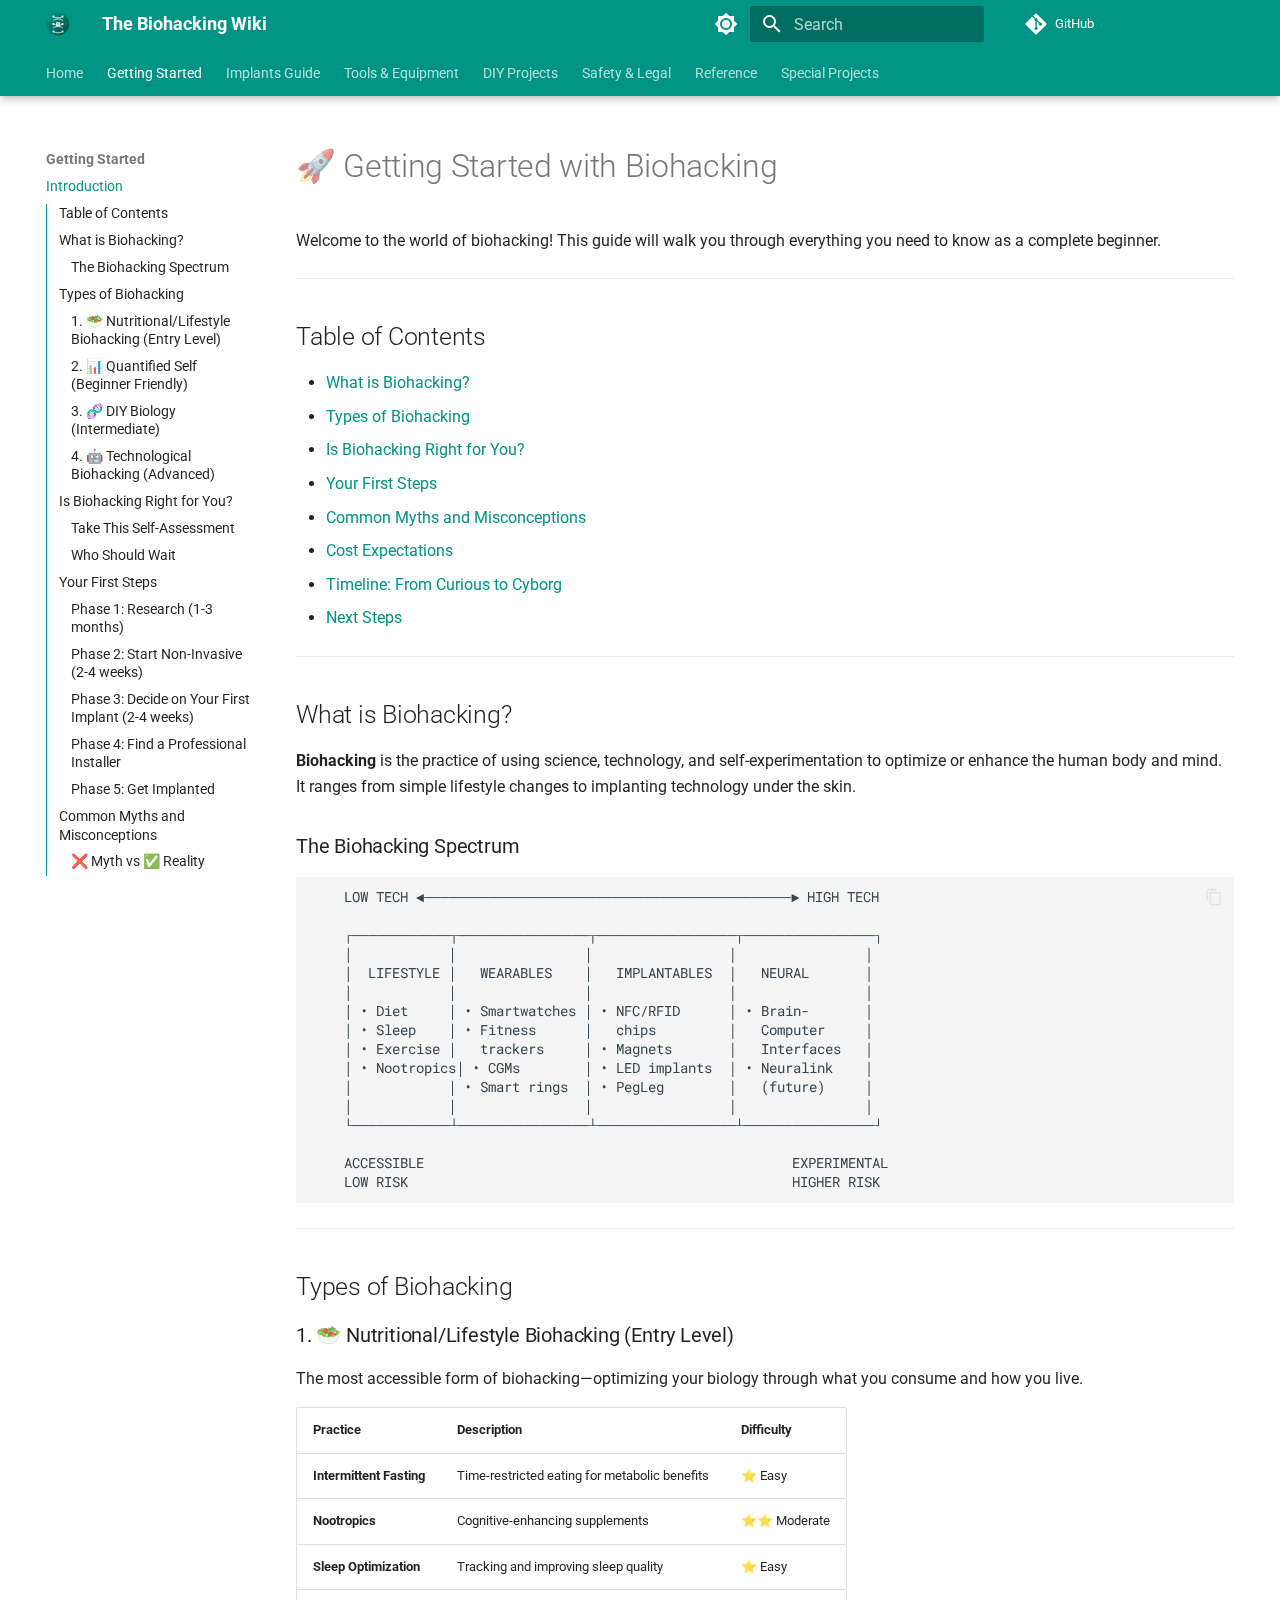
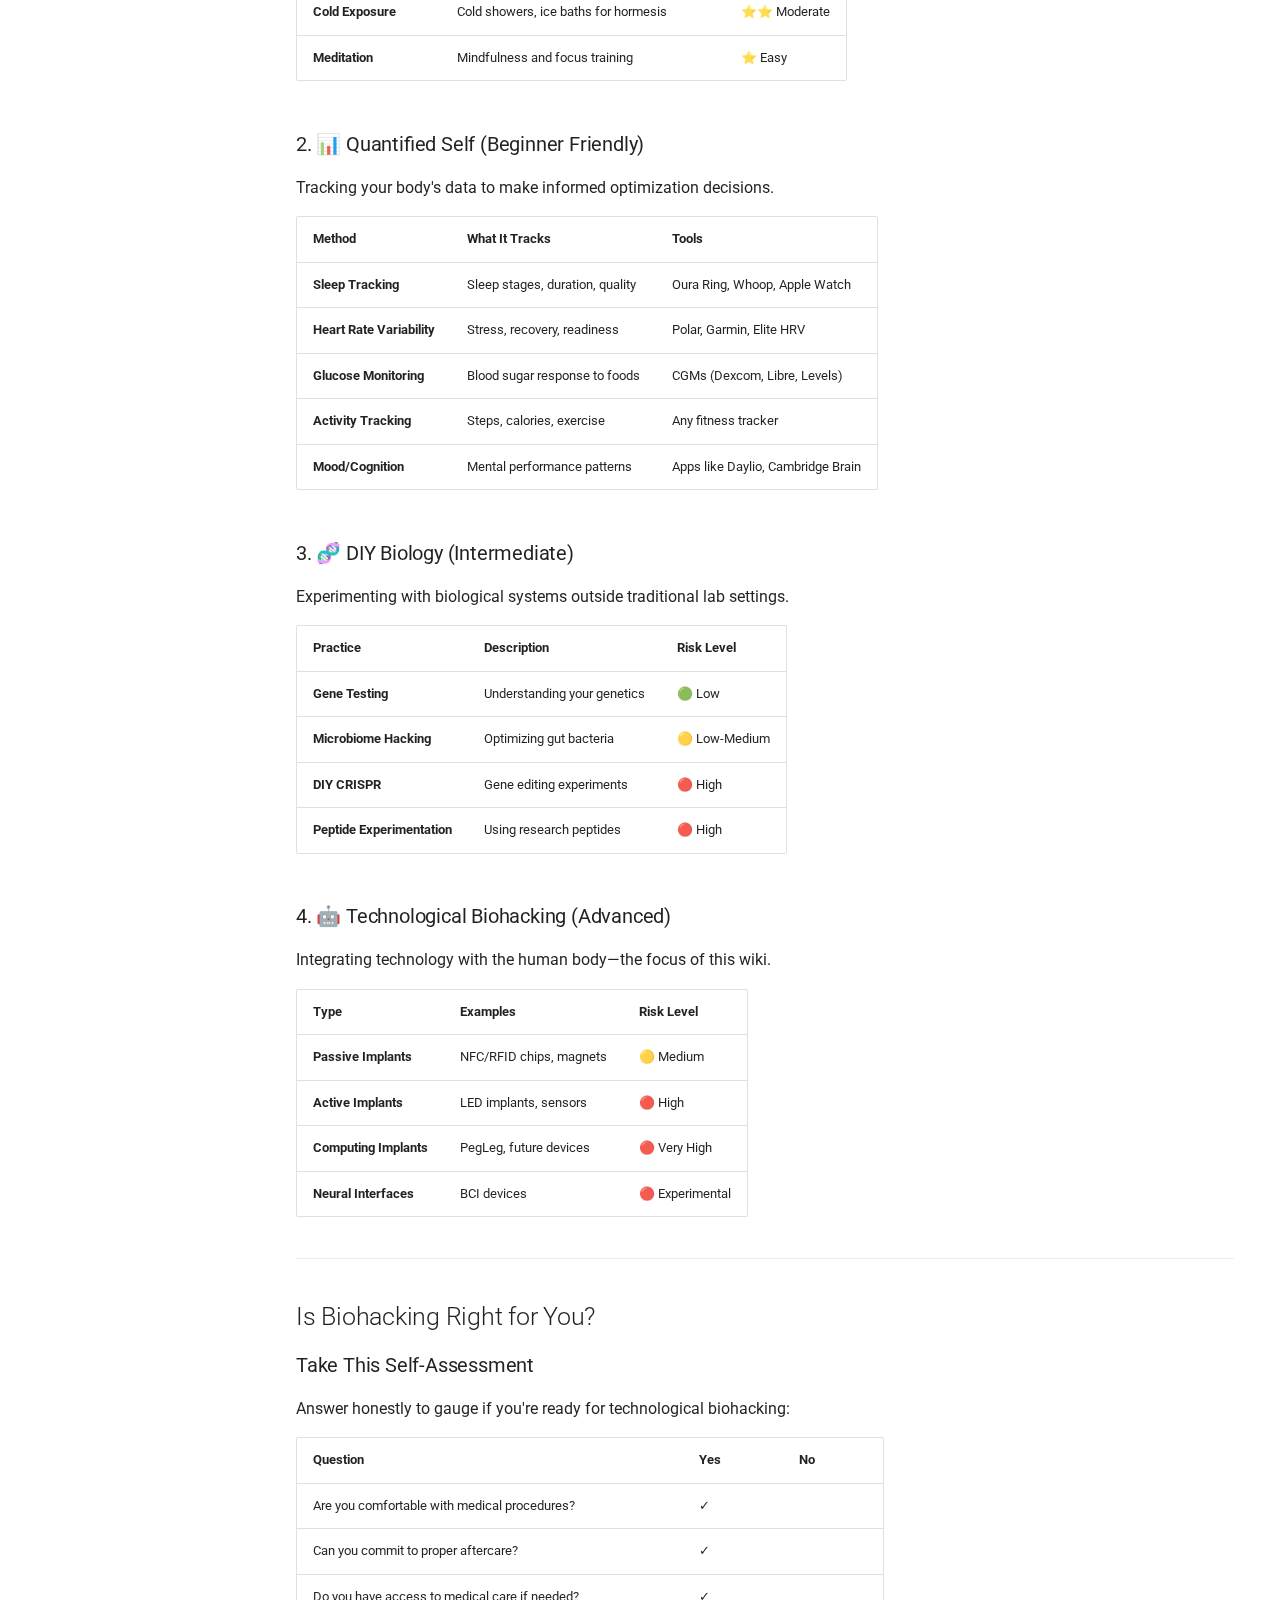
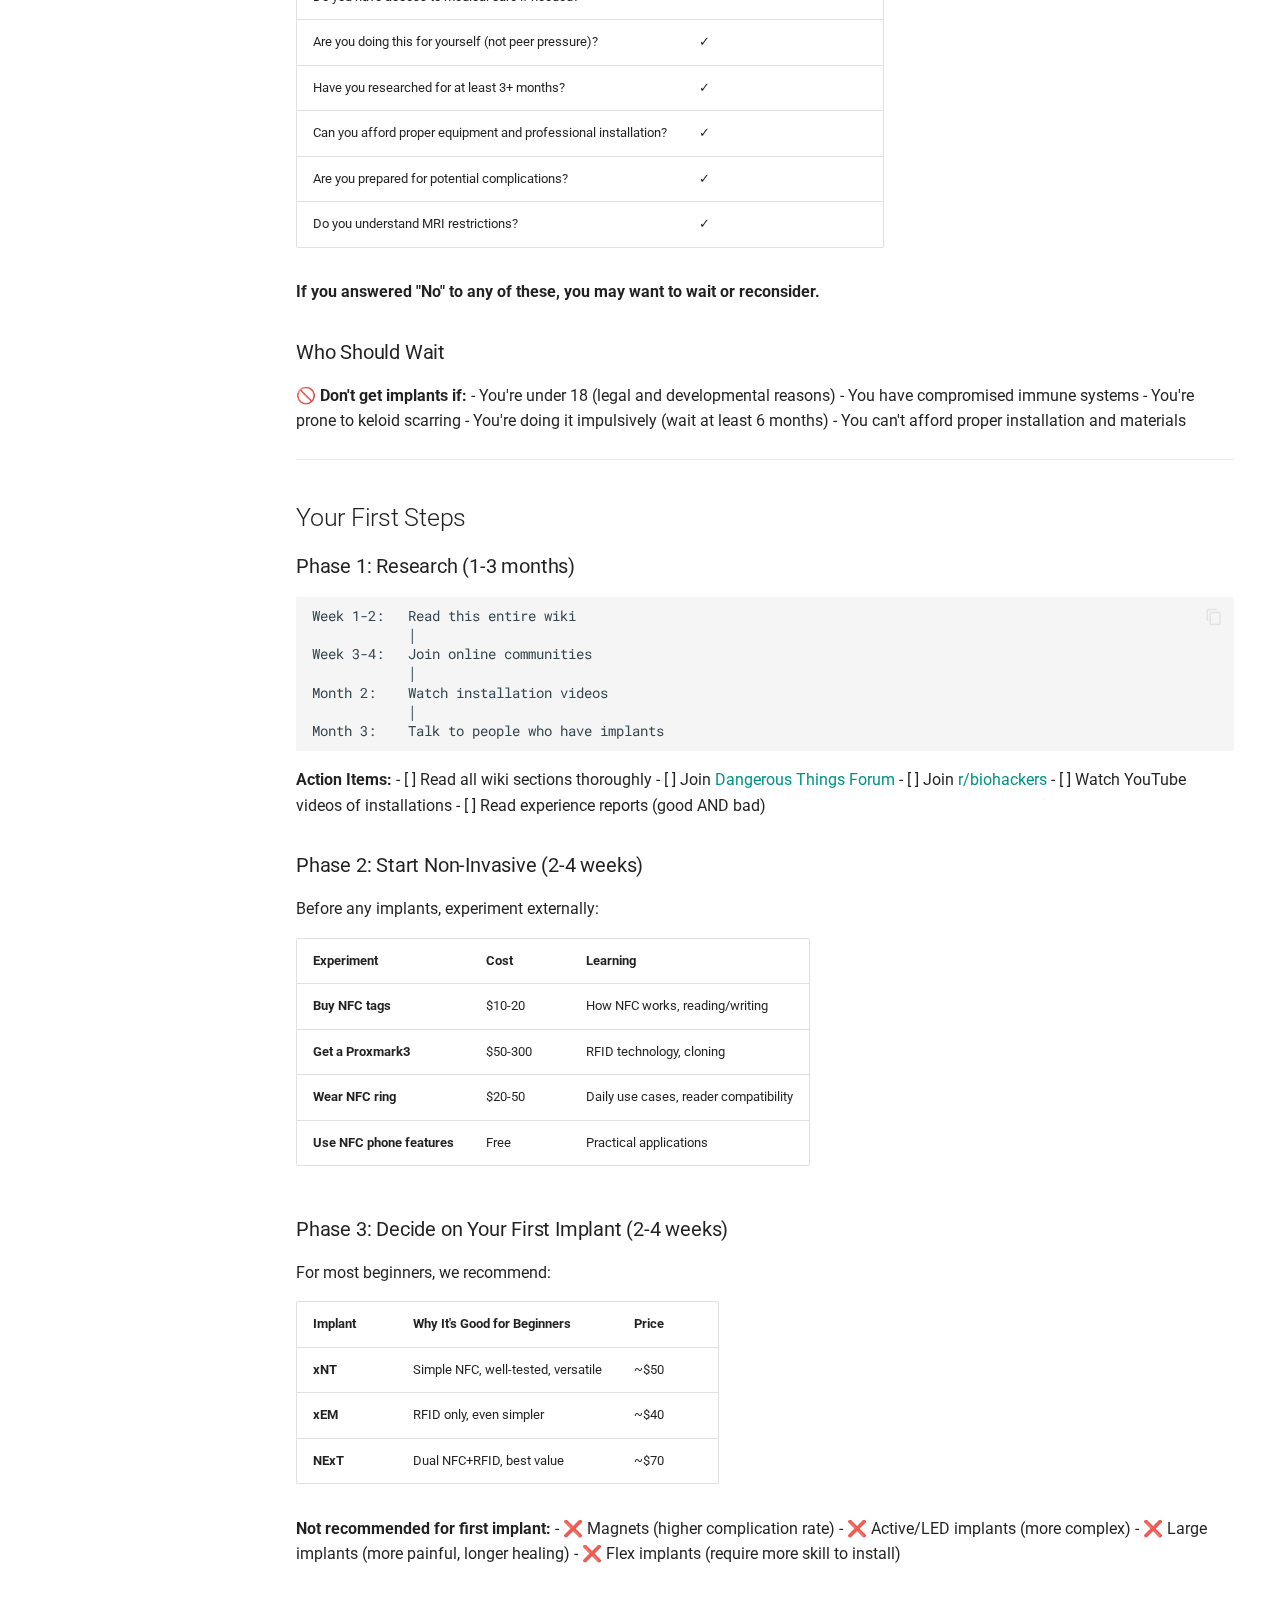
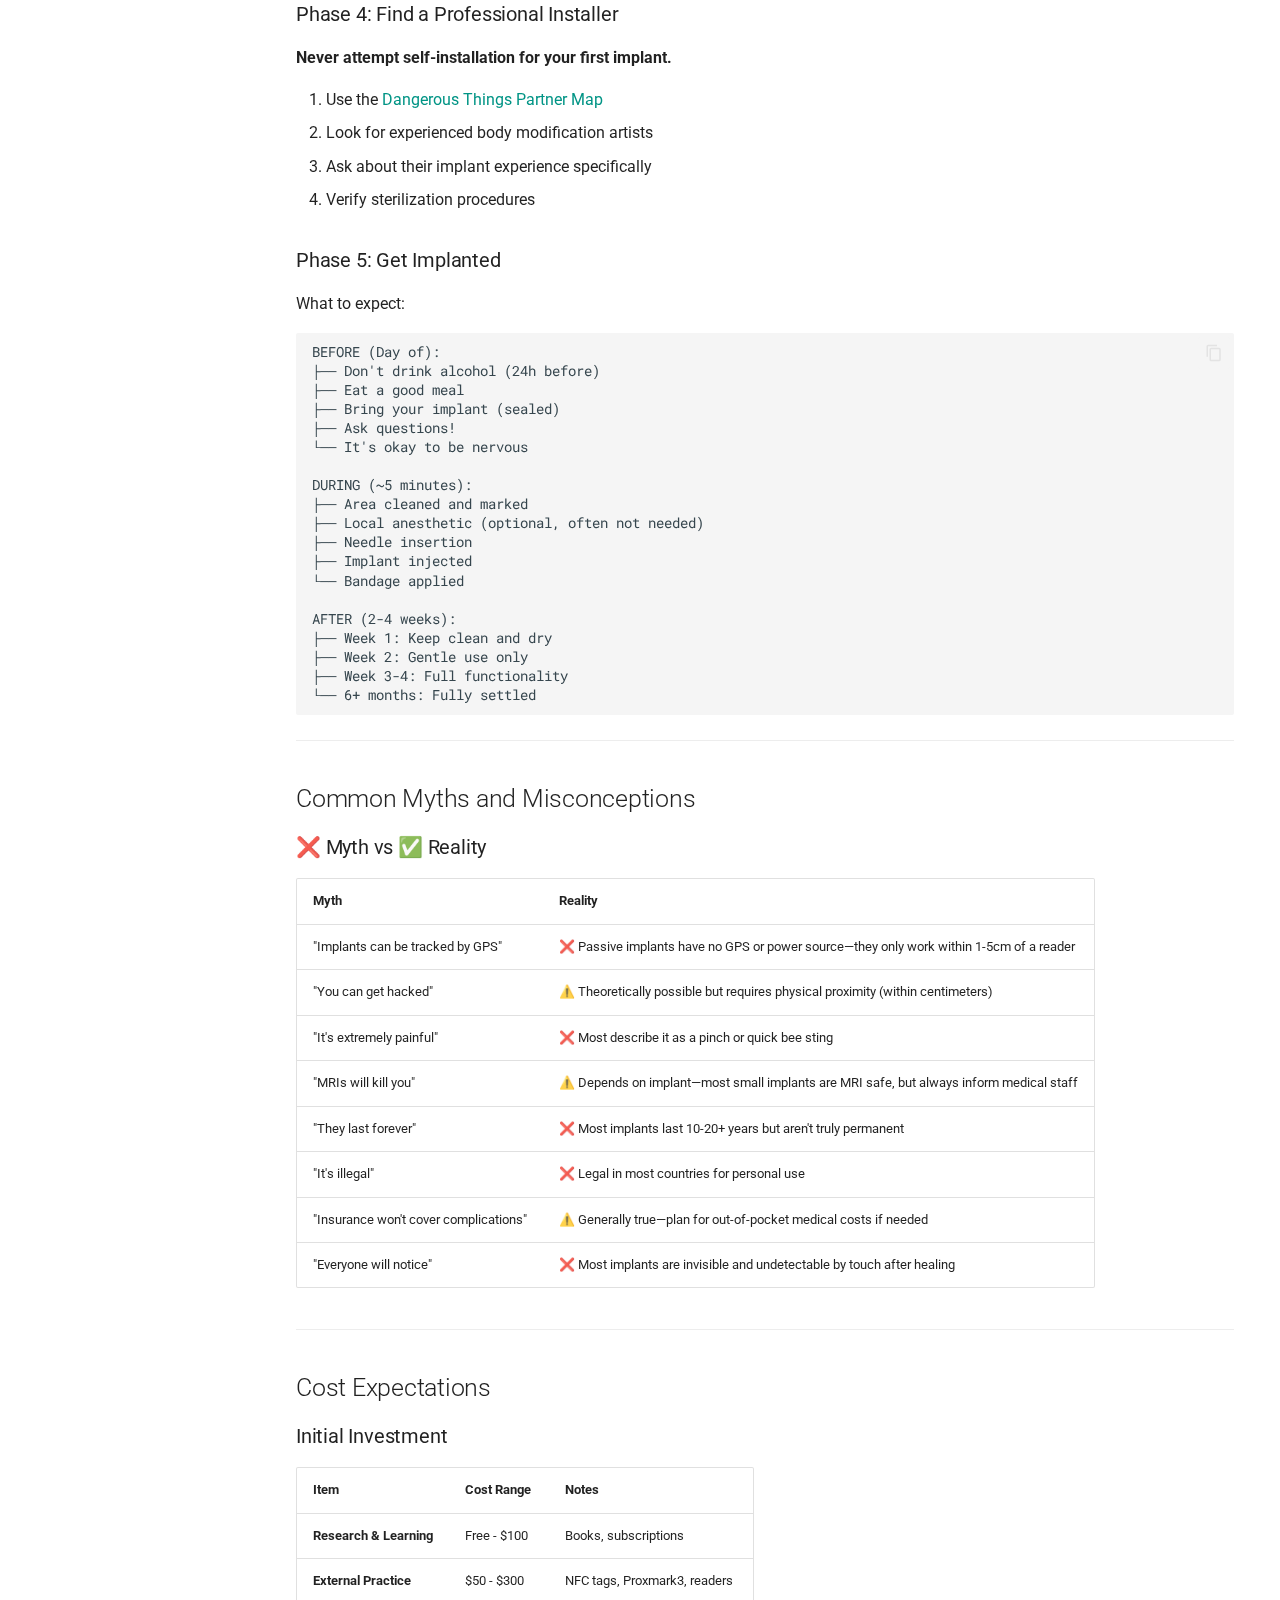
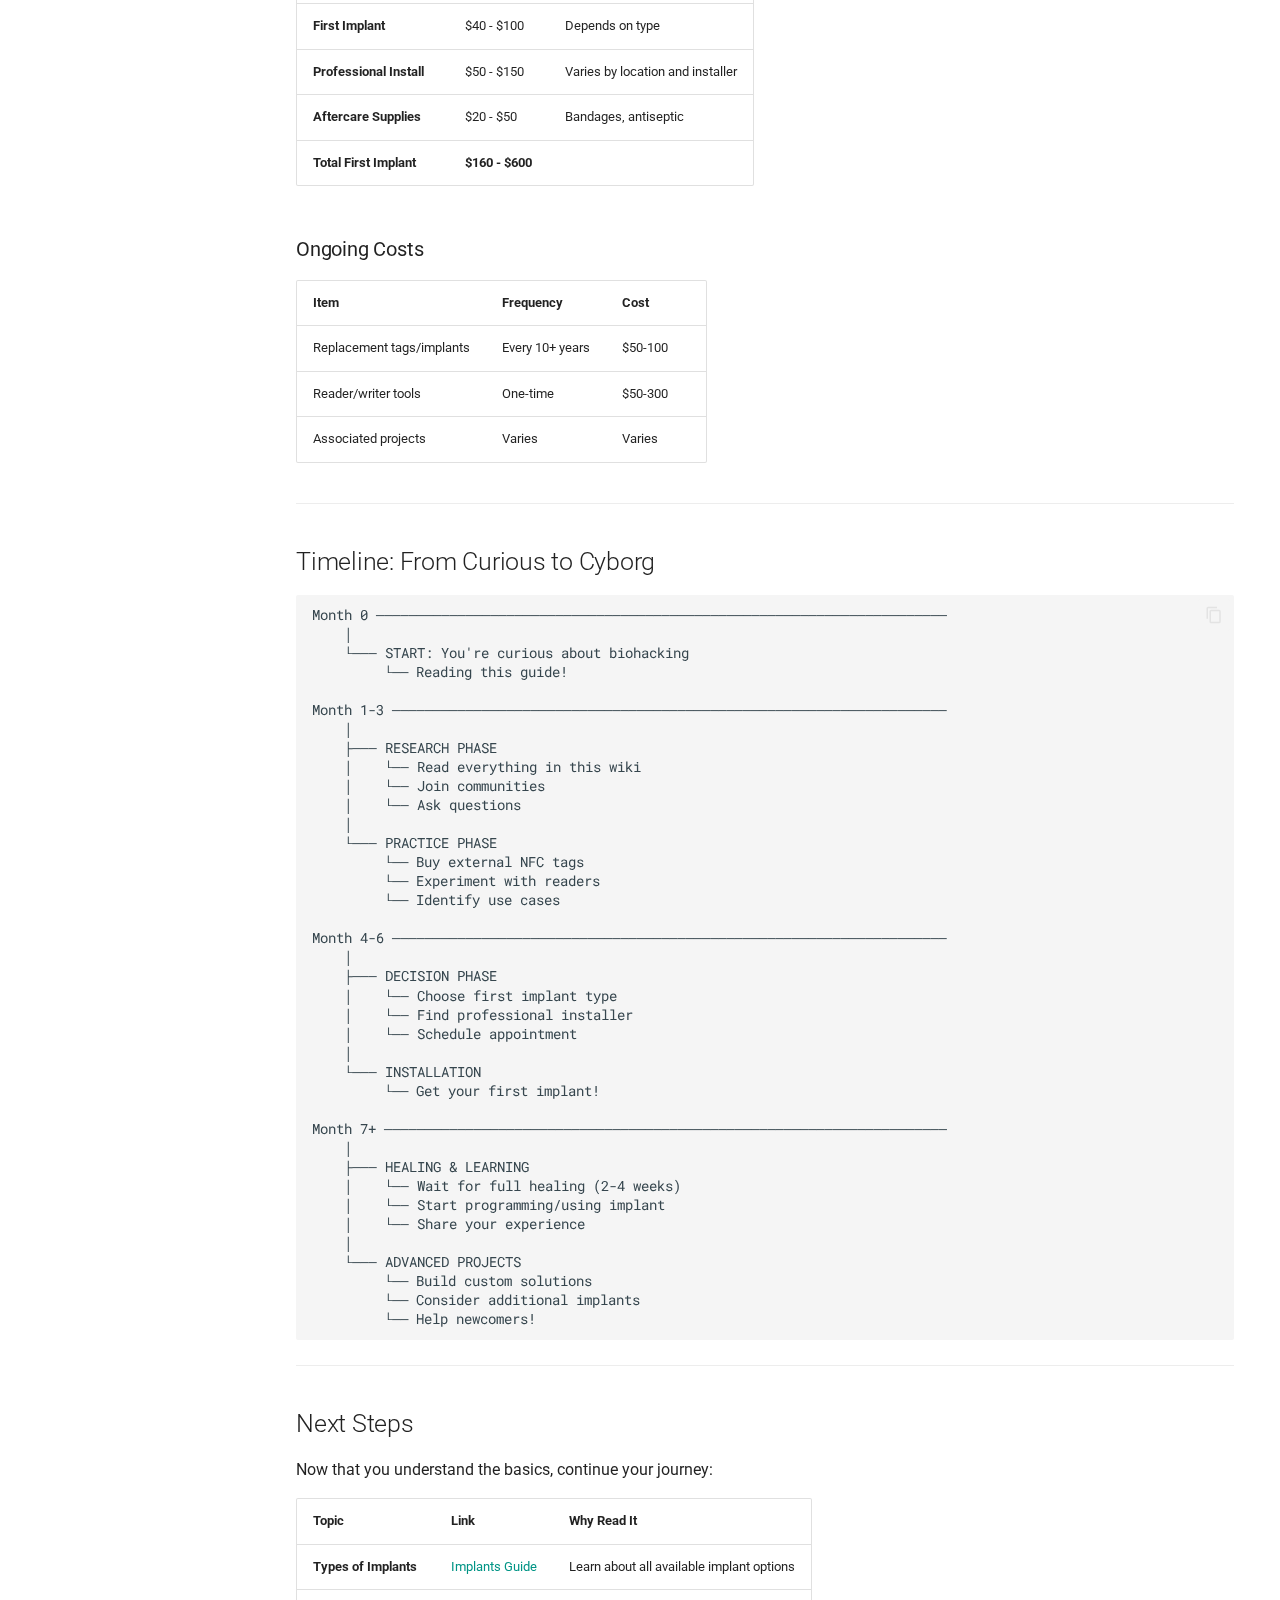
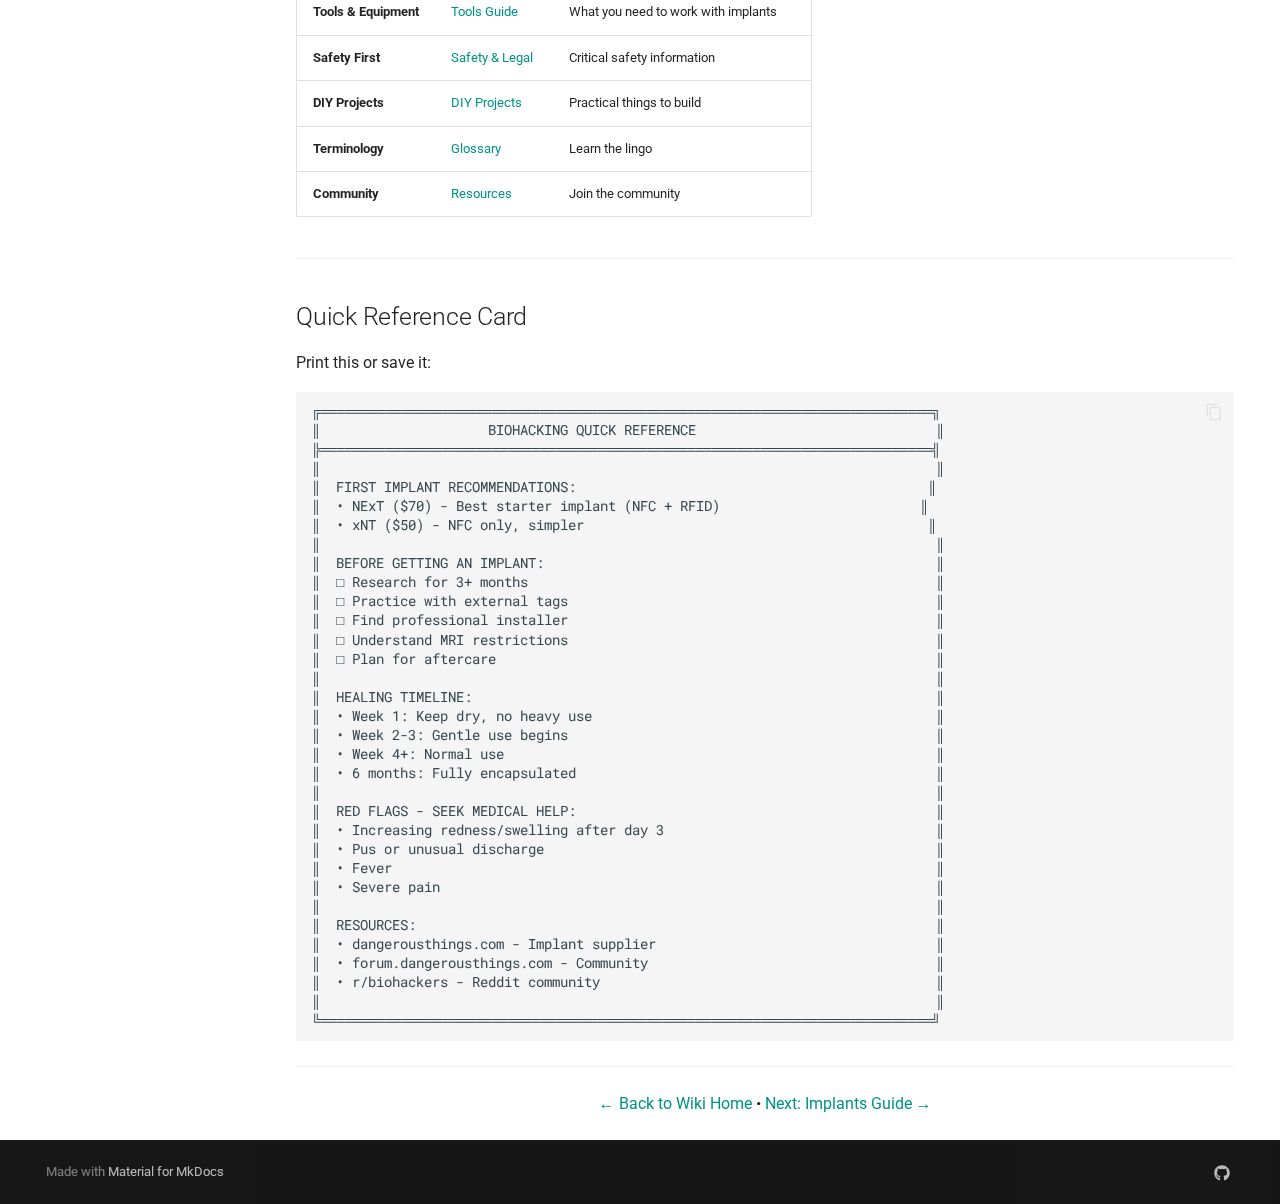
<file: getting-started/index.html>
<!DOCTYPE html><html lang="en" class="no-js"><head>
    
      <meta charset="utf-8">
      <meta name="viewport" content="width=device-width,initial-scale=1">
      
        <meta name="description" content="Your complete guide to human-technology integration, implantable technology, biohacking, and DIY projects.">
      
      
      
        <link rel="canonical" href="https://J9ck.github.io/biohacking-wiki/getting-started/">
      
      
        <link rel="prev" href="..">
      
      
        <link rel="next" href="../biohacking-history/">
      
      
        
      
      
      <link rel="icon" href="../assets/images/favicon.png">
      <meta name="generator" content="mkdocs-1.6.1, mkdocs-material-9.7.0">
    
    
      
        <title>Introduction - The Biohacking Wiki</title>
      
    
    
      <link rel="stylesheet" href="../assets/stylesheets/main.618322db.min.css">
      
        
        <link rel="stylesheet" href="../assets/stylesheets/palette.ab4e12ef.min.css">
      
      


    
    
      
    
    
      
        
        
        <link rel="preconnect" href="https://fonts.gstatic.com" crossorigin>
        <link rel="stylesheet" href="https://fonts.googleapis.com/css?family=Roboto:300,300i,400,400i,700,700i%7CRoboto+Mono:400,400i,700,700i&amp;display=fallback">
        <style>:root{--md-text-font:"Roboto";--md-code-font:"Roboto Mono"}</style>
      
    
    
      <link rel="stylesheet" href="../assets/stylesheets/extra.css">
    
    <script>__md_scope=new URL("..",location),__md_hash=e=>[...e].reduce(((e,_)=>(e<<5)-e+_.charCodeAt(0)),0),__md_get=(e,_=localStorage,t=__md_scope)=>JSON.parse(_.getItem(t.pathname+"."+e)),__md_set=(e,_,t=localStorage,a=__md_scope)=>{try{t.setItem(a.pathname+"."+e,JSON.stringify(_))}catch(e){}}</script>
    
      

    
    
  <link href="../assets/stylesheets/glightbox.min.css" rel="stylesheet"><script src="../assets/javascripts/glightbox.min.js"></script><style id="glightbox-style">
            html.glightbox-open { overflow: initial; height: 100%; }
            .gslide-title { margin-top: 0px; user-select: text; }
            .gslide-desc { color: #666; user-select: text; }
            .gslide-image img { background: white; }
            .gscrollbar-fixer { padding-right: 15px; }
            .gdesc-inner { font-size: 0.75rem; }
            body[data-md-color-scheme="slate"] .gdesc-inner { background: var(--md-default-bg-color); }
            body[data-md-color-scheme="slate"] .gslide-title { color: var(--md-default-fg-color); }
            body[data-md-color-scheme="slate"] .gslide-desc { color: var(--md-default-fg-color); }
        </style></head>
  
  
    
    
      
    
    
    
    
    <body dir="ltr" data-md-color-scheme="default" data-md-color-primary="teal" data-md-color-accent="deep-purple">
  
    
    <input class="md-toggle" data-md-toggle="drawer" type="checkbox" id="__drawer" autocomplete="off">
    <input class="md-toggle" data-md-toggle="search" type="checkbox" id="__search" autocomplete="off">
    <label class="md-overlay" for="__drawer"></label>
    <div data-md-component="skip">
      
        
        <a href="#getting-started-with-biohacking" class="md-skip">
          Skip to content
        </a>
      
    </div>
    <div data-md-component="announce">
      
    </div>
    
    
      

  

<header class="md-header md-header--shadow md-header--lifted" data-md-component="header">
  <nav class="md-header__inner md-grid" aria-label="Header">
    <a href=".." title="The Biohacking Wiki" class="md-header__button md-logo" aria-label="The Biohacking Wiki" data-md-component="logo">
      
  <img src="../assets/images/logo.svg" alt="logo">

    </a>
    <label class="md-header__button md-icon" for="__drawer">
      
      <svg xmlns="http://www.w3.org/2000/svg" viewBox="0 0 24 24"><path d="M3 6h18v2H3zm0 5h18v2H3zm0 5h18v2H3z"></path></svg>
    </label>
    <div class="md-header__title" data-md-component="header-title">
      <div class="md-header__ellipsis">
        <div class="md-header__topic">
          <span class="md-ellipsis">
            The Biohacking Wiki
          </span>
        </div>
        <div class="md-header__topic" data-md-component="header-topic">
          <span class="md-ellipsis">
            
              Introduction
            
          </span>
        </div>
      </div>
    </div>
    
      
        <form class="md-header__option" data-md-component="palette">
  
    
    
    
    <input class="md-option" data-md-color-media="(prefers-color-scheme: light)" data-md-color-scheme="default" data-md-color-primary="teal" data-md-color-accent="deep-purple" aria-label="Switch to dark mode" type="radio" name="__palette" id="__palette_0">
    
      <label class="md-header__button md-icon" title="Switch to dark mode" for="__palette_1" hidden>
        <svg xmlns="http://www.w3.org/2000/svg" viewBox="0 0 24 24"><path d="M12 8a4 4 0 0 0-4 4 4 4 0 0 0 4 4 4 4 0 0 0 4-4 4 4 0 0 0-4-4m0 10a6 6 0 0 1-6-6 6 6 0 0 1 6-6 6 6 0 0 1 6 6 6 6 0 0 1-6 6m8-9.31V4h-4.69L12 .69 8.69 4H4v4.69L.69 12 4 15.31V20h4.69L12 23.31 15.31 20H20v-4.69L23.31 12z"></path></svg>
      </label>
    
  
    
    
    
    <input class="md-option" data-md-color-media="(prefers-color-scheme: dark)" data-md-color-scheme="slate" data-md-color-primary="teal" data-md-color-accent="lime" aria-label="Switch to light mode" type="radio" name="__palette" id="__palette_1">
    
      <label class="md-header__button md-icon" title="Switch to light mode" for="__palette_0" hidden>
        <svg xmlns="http://www.w3.org/2000/svg" viewBox="0 0 24 24"><path d="M12 18c-.89 0-1.74-.2-2.5-.55C11.56 16.5 13 14.42 13 12s-1.44-4.5-3.5-5.45C10.26 6.2 11.11 6 12 6a6 6 0 0 1 6 6 6 6 0 0 1-6 6m8-9.31V4h-4.69L12 .69 8.69 4H4v4.69L.69 12 4 15.31V20h4.69L12 23.31 15.31 20H20v-4.69L23.31 12z"></path></svg>
      </label>
    
  
</form>
      
    
    
      <script>var palette=__md_get("__palette");if(palette&&palette.color){if("(prefers-color-scheme)"===palette.color.media){var media=matchMedia("(prefers-color-scheme: light)"),input=document.querySelector(media.matches?"[data-md-color-media='(prefers-color-scheme: light)']":"[data-md-color-media='(prefers-color-scheme: dark)']");palette.color.media=input.getAttribute("data-md-color-media"),palette.color.scheme=input.getAttribute("data-md-color-scheme"),palette.color.primary=input.getAttribute("data-md-color-primary"),palette.color.accent=input.getAttribute("data-md-color-accent")}for(var[key,value]of Object.entries(palette.color))document.body.setAttribute("data-md-color-"+key,value)}</script>
    
    
    
      
      
        <label class="md-header__button md-icon" for="__search">
          
          <svg xmlns="http://www.w3.org/2000/svg" viewBox="0 0 24 24"><path d="M9.5 3A6.5 6.5 0 0 1 16 9.5c0 1.61-.59 3.09-1.56 4.23l.27.27h.79l5 5-1.5 1.5-5-5v-.79l-.27-.27A6.52 6.52 0 0 1 9.5 16 6.5 6.5 0 0 1 3 9.5 6.5 6.5 0 0 1 9.5 3m0 2C7 5 5 7 5 9.5S7 14 9.5 14 14 12 14 9.5 12 5 9.5 5"></path></svg>
        </label>
        <div class="md-search" data-md-component="search" role="dialog">
  <label class="md-search__overlay" for="__search"></label>
  <div class="md-search__inner" role="search">
    <form class="md-search__form" name="search">
      <input type="text" class="md-search__input" name="query" aria-label="Search" placeholder="Search" autocapitalize="off" autocorrect="off" autocomplete="off" spellcheck="false" data-md-component="search-query" required>
      <label class="md-search__icon md-icon" for="__search">
        
        <svg xmlns="http://www.w3.org/2000/svg" viewBox="0 0 24 24"><path d="M9.5 3A6.5 6.5 0 0 1 16 9.5c0 1.61-.59 3.09-1.56 4.23l.27.27h.79l5 5-1.5 1.5-5-5v-.79l-.27-.27A6.52 6.52 0 0 1 9.5 16 6.5 6.5 0 0 1 3 9.5 6.5 6.5 0 0 1 9.5 3m0 2C7 5 5 7 5 9.5S7 14 9.5 14 14 12 14 9.5 12 5 9.5 5"></path></svg>
        
        <svg xmlns="http://www.w3.org/2000/svg" viewBox="0 0 24 24"><path d="M20 11v2H8l5.5 5.5-1.42 1.42L4.16 12l7.92-7.92L13.5 5.5 8 11z"></path></svg>
      </label>
      <nav class="md-search__options" aria-label="Search">
        
          <a href="javascript:void(0)" class="md-search__icon md-icon" title="Share" aria-label="Share" data-clipboard data-clipboard-text="" data-md-component="search-share" tabindex="-1">
            
            <svg xmlns="http://www.w3.org/2000/svg" viewBox="0 0 24 24"><path d="M18 16.08c-.76 0-1.44.3-1.96.77L8.91 12.7c.05-.23.09-.46.09-.7s-.04-.47-.09-.7l7.05-4.11c.54.5 1.25.81 2.04.81a3 3 0 0 0 3-3 3 3 0 0 0-3-3 3 3 0 0 0-3 3c0 .24.04.47.09.7L8.04 9.81C7.5 9.31 6.79 9 6 9a3 3 0 0 0-3 3 3 3 0 0 0 3 3c.79 0 1.5-.31 2.04-.81l7.12 4.15c-.05.21-.08.43-.08.66 0 1.61 1.31 2.91 2.92 2.91s2.92-1.3 2.92-2.91A2.92 2.92 0 0 0 18 16.08"></path></svg>
          </a>
        
        <button type="reset" class="md-search__icon md-icon" title="Clear" aria-label="Clear" tabindex="-1">
          
          <svg xmlns="http://www.w3.org/2000/svg" viewBox="0 0 24 24"><path d="M19 6.41 17.59 5 12 10.59 6.41 5 5 6.41 10.59 12 5 17.59 6.41 19 12 13.41 17.59 19 19 17.59 13.41 12z"></path></svg>
        </button>
      </nav>
      
        <div class="md-search__suggest" data-md-component="search-suggest"></div>
      
    </form>
    <div class="md-search__output">
      <div class="md-search__scrollwrap" tabindex="0" data-md-scrollfix>
        <div class="md-search-result" data-md-component="search-result">
          <div class="md-search-result__meta">
            Initializing search
          </div>
          <ol class="md-search-result__list" role="presentation"></ol>
        </div>
      </div>
    </div>
  </div>
</div>
      
    
    
      <div class="md-header__source">
        <a href="https://github.com/J9ck/biohacking-wiki" title="Go to repository" class="md-source" data-md-component="source">
  <div class="md-source__icon md-icon">
    
    <svg xmlns="http://www.w3.org/2000/svg" viewBox="0 0 448 512"><!--! Font Awesome Free 7.1.0 by @fontawesome - https://fontawesome.com License - https://fontawesome.com/license/free (Icons: CC BY 4.0, Fonts: SIL OFL 1.1, Code: MIT License) Copyright 2025 Fonticons, Inc.--><path d="M439.6 236.1 244 40.5c-5.4-5.5-12.8-8.5-20.4-8.5s-15 3-20.4 8.4L162.5 81l51.5 51.5c27.1-9.1 52.7 16.8 43.4 43.7l49.7 49.7c34.2-11.8 61.2 31 35.5 56.7-26.5 26.5-70.2-2.9-56-37.3L240.3 199v121.9c25.3 12.5 22.3 41.8 9.1 55-6.4 6.4-15.2 10.1-24.3 10.1s-17.8-3.6-24.3-10.1c-17.6-17.6-11.1-46.9 11.2-56v-123c-20.8-8.5-24.6-30.7-18.6-45L142.6 101 8.5 235.1C3 240.6 0 247.9 0 255.5s3 15 8.5 20.4l195.6 195.7c5.4 5.4 12.7 8.4 20.4 8.4s15-3 20.4-8.4l194.7-194.7c5.4-5.4 8.4-12.8 8.4-20.4s-3-15-8.4-20.4"></path></svg>
  </div>
  <div class="md-source__repository">
    GitHub
  </div>
</a>
      </div>
    
  </nav>
  
    
      
<nav class="md-tabs" aria-label="Tabs" data-md-component="tabs">
  <div class="md-grid">
    <ul class="md-tabs__list">
      
        
  
  
  
  
    <li class="md-tabs__item">
      <a href=".." class="md-tabs__link">
        
  
  
    
  
  Home

      </a>
    </li>
  

      
        
  
  
  
    
  
  
    
    
      <li class="md-tabs__item md-tabs__item--active">
        <a href="./" class="md-tabs__link">
          
  
  
  Getting Started

        </a>
      </li>
    
  

      
        
  
  
  
  
    
    
      <li class="md-tabs__item">
        <a href="../implants-guide/" class="md-tabs__link">
          
  
  
  Implants Guide

        </a>
      </li>
    
  

      
        
  
  
  
  
    <li class="md-tabs__item">
      <a href="../tools-and-equipment/" class="md-tabs__link">
        
  
  
    
  
  Tools &amp; Equipment

      </a>
    </li>
  

      
        
  
  
  
  
    <li class="md-tabs__item">
      <a href="../diy-projects/" class="md-tabs__link">
        
  
  
    
  
  DIY Projects

      </a>
    </li>
  

      
        
  
  
  
  
    <li class="md-tabs__item">
      <a href="../safety-and-legal/" class="md-tabs__link">
        
  
  
    
  
  Safety &amp; Legal

      </a>
    </li>
  

      
        
  
  
  
  
    
    
      <li class="md-tabs__item">
        <a href="../glossary/" class="md-tabs__link">
          
  
  
  Reference

        </a>
      </li>
    
  

      
        
  
  
  
  
    
    
      <li class="md-tabs__item">
        <a href="../pegleg/" class="md-tabs__link">
          
  
  
  Special Projects

        </a>
      </li>
    
  

      
    </ul>
  </div>
</nav>
    
  
</header>
    
    <div class="md-container" data-md-component="container">
      
      
        
      
      <main class="md-main" data-md-component="main">
        <div class="md-main__inner md-grid">
          
            
              
              <div class="md-sidebar md-sidebar--primary" data-md-component="sidebar" data-md-type="navigation">
                <div class="md-sidebar__scrollwrap">
                  <div class="md-sidebar__inner">
                    


  


  

<nav class="md-nav md-nav--primary md-nav--lifted md-nav--integrated" aria-label="Navigation" data-md-level="0">
  <label class="md-nav__title" for="__drawer">
    <a href=".." title="The Biohacking Wiki" class="md-nav__button md-logo" aria-label="The Biohacking Wiki" data-md-component="logo">
      
  <img src="../assets/images/logo.svg" alt="logo">

    </a>
    The Biohacking Wiki
  </label>
  
    <div class="md-nav__source">
      <a href="https://github.com/J9ck/biohacking-wiki" title="Go to repository" class="md-source" data-md-component="source">
  <div class="md-source__icon md-icon">
    
    <svg xmlns="http://www.w3.org/2000/svg" viewBox="0 0 448 512"><!--! Font Awesome Free 7.1.0 by @fontawesome - https://fontawesome.com License - https://fontawesome.com/license/free (Icons: CC BY 4.0, Fonts: SIL OFL 1.1, Code: MIT License) Copyright 2025 Fonticons, Inc.--><path d="M439.6 236.1 244 40.5c-5.4-5.5-12.8-8.5-20.4-8.5s-15 3-20.4 8.4L162.5 81l51.5 51.5c27.1-9.1 52.7 16.8 43.4 43.7l49.7 49.7c34.2-11.8 61.2 31 35.5 56.7-26.5 26.5-70.2-2.9-56-37.3L240.3 199v121.9c25.3 12.5 22.3 41.8 9.1 55-6.4 6.4-15.2 10.1-24.3 10.1s-17.8-3.6-24.3-10.1c-17.6-17.6-11.1-46.9 11.2-56v-123c-20.8-8.5-24.6-30.7-18.6-45L142.6 101 8.5 235.1C3 240.6 0 247.9 0 255.5s3 15 8.5 20.4l195.6 195.7c5.4 5.4 12.7 8.4 20.4 8.4s15-3 20.4-8.4l194.7-194.7c5.4-5.4 8.4-12.8 8.4-20.4s-3-15-8.4-20.4"></path></svg>
  </div>
  <div class="md-source__repository">
    GitHub
  </div>
</a>
    </div>
  
  <ul class="md-nav__list" data-md-scrollfix>
    
      
      
  
  
  
  
    <li class="md-nav__item">
      <a href=".." class="md-nav__link">
        
  
  
  <span class="md-ellipsis">
    
  
    Home
  

    
  </span>
  
  

      </a>
    </li>
  

    
      
      
  
  
    
  
  
  
    
    
    
    
      
        
        
      
      
        
      
    
    
    <li class="md-nav__item md-nav__item--active md-nav__item--section md-nav__item--nested">
      
        
        
        <input class="md-nav__toggle md-toggle " type="checkbox" id="__nav_2" checked>
        
          
          <label class="md-nav__link" for="__nav_2" id="__nav_2_label" tabindex="">
            
  
  
  <span class="md-ellipsis">
    
  
    Getting Started
  

    
  </span>
  
  

            <span class="md-nav__icon md-icon"></span>
          </label>
        
        <nav class="md-nav" data-md-level="1" aria-labelledby="__nav_2_label" aria-expanded="true">
          <label class="md-nav__title" for="__nav_2">
            <span class="md-nav__icon md-icon"></span>
            
  
    Getting Started
  

          </label>
          <ul class="md-nav__list" data-md-scrollfix>
            
              
                
  
  
    
  
  
  
    <li class="md-nav__item md-nav__item--active">
      
      <input class="md-nav__toggle md-toggle" type="checkbox" id="__toc">
      
      
        
      
      
        <label class="md-nav__link md-nav__link--active" for="__toc">
          
  
  
  <span class="md-ellipsis">
    
  
    Introduction
  

    
  </span>
  
  

          <span class="md-nav__icon md-icon"></span>
        </label>
      
      <a href="./" class="md-nav__link md-nav__link--active">
        
  
  
  <span class="md-ellipsis">
    
  
    Introduction
  

    
  </span>
  
  

      </a>
      
        

<nav class="md-nav md-nav--secondary" aria-label="Table of contents">
  
  
  
    
  
  
    <label class="md-nav__title" for="__toc">
      <span class="md-nav__icon md-icon"></span>
      Table of contents
    </label>
    <ul class="md-nav__list" data-md-component="toc" data-md-scrollfix>
      
        <li class="md-nav__item">
  <a href="#table-of-contents" class="md-nav__link">
    <span class="md-ellipsis">
      
        Table of Contents
      
    </span>
  </a>
  
</li>
      
        <li class="md-nav__item">
  <a href="#what-is-biohacking" class="md-nav__link">
    <span class="md-ellipsis">
      
        What is Biohacking?
      
    </span>
  </a>
  
    <nav class="md-nav" aria-label="What is Biohacking?">
      <ul class="md-nav__list">
        
          <li class="md-nav__item">
  <a href="#the-biohacking-spectrum" class="md-nav__link">
    <span class="md-ellipsis">
      
        The Biohacking Spectrum
      
    </span>
  </a>
  
</li>
        
      </ul>
    </nav>
  
</li>
      
        <li class="md-nav__item">
  <a href="#types-of-biohacking" class="md-nav__link">
    <span class="md-ellipsis">
      
        Types of Biohacking
      
    </span>
  </a>
  
    <nav class="md-nav" aria-label="Types of Biohacking">
      <ul class="md-nav__list">
        
          <li class="md-nav__item">
  <a href="#1-nutritionallifestyle-biohacking-entry-level" class="md-nav__link">
    <span class="md-ellipsis">
      
        1. 🥗 Nutritional/Lifestyle Biohacking (Entry Level)
      
    </span>
  </a>
  
</li>
        
          <li class="md-nav__item">
  <a href="#2-quantified-self-beginner-friendly" class="md-nav__link">
    <span class="md-ellipsis">
      
        2. 📊 Quantified Self (Beginner Friendly)
      
    </span>
  </a>
  
</li>
        
          <li class="md-nav__item">
  <a href="#3-diy-biology-intermediate" class="md-nav__link">
    <span class="md-ellipsis">
      
        3. 🧬 DIY Biology (Intermediate)
      
    </span>
  </a>
  
</li>
        
          <li class="md-nav__item">
  <a href="#4-technological-biohacking-advanced" class="md-nav__link">
    <span class="md-ellipsis">
      
        4. 🤖 Technological Biohacking (Advanced)
      
    </span>
  </a>
  
</li>
        
      </ul>
    </nav>
  
</li>
      
        <li class="md-nav__item">
  <a href="#is-biohacking-right-for-you" class="md-nav__link">
    <span class="md-ellipsis">
      
        Is Biohacking Right for You?
      
    </span>
  </a>
  
    <nav class="md-nav" aria-label="Is Biohacking Right for You?">
      <ul class="md-nav__list">
        
          <li class="md-nav__item">
  <a href="#take-this-self-assessment" class="md-nav__link">
    <span class="md-ellipsis">
      
        Take This Self-Assessment
      
    </span>
  </a>
  
</li>
        
          <li class="md-nav__item">
  <a href="#who-should-wait" class="md-nav__link">
    <span class="md-ellipsis">
      
        Who Should Wait
      
    </span>
  </a>
  
</li>
        
      </ul>
    </nav>
  
</li>
      
        <li class="md-nav__item">
  <a href="#your-first-steps" class="md-nav__link">
    <span class="md-ellipsis">
      
        Your First Steps
      
    </span>
  </a>
  
    <nav class="md-nav" aria-label="Your First Steps">
      <ul class="md-nav__list">
        
          <li class="md-nav__item">
  <a href="#phase-1-research-1-3-months" class="md-nav__link">
    <span class="md-ellipsis">
      
        Phase 1: Research (1-3 months)
      
    </span>
  </a>
  
</li>
        
          <li class="md-nav__item">
  <a href="#phase-2-start-non-invasive-2-4-weeks" class="md-nav__link">
    <span class="md-ellipsis">
      
        Phase 2: Start Non-Invasive (2-4 weeks)
      
    </span>
  </a>
  
</li>
        
          <li class="md-nav__item">
  <a href="#phase-3-decide-on-your-first-implant-2-4-weeks" class="md-nav__link">
    <span class="md-ellipsis">
      
        Phase 3: Decide on Your First Implant (2-4 weeks)
      
    </span>
  </a>
  
</li>
        
          <li class="md-nav__item">
  <a href="#phase-4-find-a-professional-installer" class="md-nav__link">
    <span class="md-ellipsis">
      
        Phase 4: Find a Professional Installer
      
    </span>
  </a>
  
</li>
        
          <li class="md-nav__item">
  <a href="#phase-5-get-implanted" class="md-nav__link">
    <span class="md-ellipsis">
      
        Phase 5: Get Implanted
      
    </span>
  </a>
  
</li>
        
      </ul>
    </nav>
  
</li>
      
        <li class="md-nav__item">
  <a href="#common-myths-and-misconceptions" class="md-nav__link">
    <span class="md-ellipsis">
      
        Common Myths and Misconceptions
      
    </span>
  </a>
  
    <nav class="md-nav" aria-label="Common Myths and Misconceptions">
      <ul class="md-nav__list">
        
          <li class="md-nav__item">
  <a href="#myth-vs-reality" class="md-nav__link">
    <span class="md-ellipsis">
      
        ❌ Myth vs ✅ Reality
      
    </span>
  </a>
  
</li>
        
      </ul>
    </nav>
  
</li>
      
        <li class="md-nav__item">
  <a href="#cost-expectations" class="md-nav__link">
    <span class="md-ellipsis">
      
        Cost Expectations
      
    </span>
  </a>
  
    <nav class="md-nav" aria-label="Cost Expectations">
      <ul class="md-nav__list">
        
          <li class="md-nav__item">
  <a href="#initial-investment" class="md-nav__link">
    <span class="md-ellipsis">
      
        Initial Investment
      
    </span>
  </a>
  
</li>
        
          <li class="md-nav__item">
  <a href="#ongoing-costs" class="md-nav__link">
    <span class="md-ellipsis">
      
        Ongoing Costs
      
    </span>
  </a>
  
</li>
        
      </ul>
    </nav>
  
</li>
      
        <li class="md-nav__item">
  <a href="#timeline-from-curious-to-cyborg" class="md-nav__link">
    <span class="md-ellipsis">
      
        Timeline: From Curious to Cyborg
      
    </span>
  </a>
  
</li>
      
        <li class="md-nav__item">
  <a href="#next-steps" class="md-nav__link">
    <span class="md-ellipsis">
      
        Next Steps
      
    </span>
  </a>
  
</li>
      
        <li class="md-nav__item">
  <a href="#quick-reference-card" class="md-nav__link">
    <span class="md-ellipsis">
      
        Quick Reference Card
      
    </span>
  </a>
  
</li>
      
    </ul>
  
</nav>
      
    </li>
  

              
            
              
                
  
  
  
  
    <li class="md-nav__item">
      <a href="../biohacking-history/" class="md-nav__link">
        
  
  
  <span class="md-ellipsis">
    
  
    Biohacking History
  

    
  </span>
  
  

      </a>
    </li>
  

              
            
          </ul>
        </nav>
      
    </li>
  

    
      
      
  
  
  
  
    
    
    
    
      
      
        
      
    
    
    <li class="md-nav__item md-nav__item--nested">
      
        
        
          
        
        <input class="md-nav__toggle md-toggle md-toggle--indeterminate" type="checkbox" id="__nav_3">
        
          
          <label class="md-nav__link" for="__nav_3" id="__nav_3_label" tabindex="0">
            
  
  
  <span class="md-ellipsis">
    
  
    Implants Guide
  

    
  </span>
  
  

            <span class="md-nav__icon md-icon"></span>
          </label>
        
        <nav class="md-nav" data-md-level="1" aria-labelledby="__nav_3_label" aria-expanded="false">
          <label class="md-nav__title" for="__nav_3">
            <span class="md-nav__icon md-icon"></span>
            
  
    Implants Guide
  

          </label>
          <ul class="md-nav__list" data-md-scrollfix>
            
              
                
  
  
  
  
    <li class="md-nav__item">
      <a href="../implants-guide/" class="md-nav__link">
        
  
  
  <span class="md-ellipsis">
    
  
    Complete Guide
  

    
  </span>
  
  

      </a>
    </li>
  

              
            
              
                
  
  
  
  
    <li class="md-nav__item">
      <a href="../implant-tech-files/" class="md-nav__link">
        
  
  
  <span class="md-ellipsis">
    
  
    Technical Notes
  

    
  </span>
  
  

      </a>
    </li>
  

              
            
              
                
  
  
  
  
    <li class="md-nav__item">
      <a href="../implant-tech-files/implant-notes/" class="md-nav__link">
        
  
  
  <span class="md-ellipsis">
    
  
    My Implant Notes
  

    
  </span>
  
  

      </a>
    </li>
  

              
            
          </ul>
        </nav>
      
    </li>
  

    
      
      
  
  
  
  
    <li class="md-nav__item">
      <a href="../tools-and-equipment/" class="md-nav__link">
        
  
  
  <span class="md-ellipsis">
    
  
    Tools &amp; Equipment
  

    
  </span>
  
  

      </a>
    </li>
  

    
      
      
  
  
  
  
    <li class="md-nav__item">
      <a href="../diy-projects/" class="md-nav__link">
        
  
  
  <span class="md-ellipsis">
    
  
    DIY Projects
  

    
  </span>
  
  

      </a>
    </li>
  

    
      
      
  
  
  
  
    <li class="md-nav__item">
      <a href="../safety-and-legal/" class="md-nav__link">
        
  
  
  <span class="md-ellipsis">
    
  
    Safety &amp; Legal
  

    
  </span>
  
  

      </a>
    </li>
  

    
      
      
  
  
  
  
    
    
    
    
      
      
        
      
    
    
    <li class="md-nav__item md-nav__item--nested">
      
        
        
          
        
        <input class="md-nav__toggle md-toggle md-toggle--indeterminate" type="checkbox" id="__nav_7">
        
          
          <label class="md-nav__link" for="__nav_7" id="__nav_7_label" tabindex="0">
            
  
  
  <span class="md-ellipsis">
    
  
    Reference
  

    
  </span>
  
  

            <span class="md-nav__icon md-icon"></span>
          </label>
        
        <nav class="md-nav" data-md-level="1" aria-labelledby="__nav_7_label" aria-expanded="false">
          <label class="md-nav__title" for="__nav_7">
            <span class="md-nav__icon md-icon"></span>
            
  
    Reference
  

          </label>
          <ul class="md-nav__list" data-md-scrollfix>
            
              
                
  
  
  
  
    <li class="md-nav__item">
      <a href="../glossary/" class="md-nav__link">
        
  
  
  <span class="md-ellipsis">
    
  
    Glossary
  

    
  </span>
  
  

      </a>
    </li>
  

              
            
              
                
  
  
  
  
    <li class="md-nav__item">
      <a href="../resources/" class="md-nav__link">
        
  
  
  <span class="md-ellipsis">
    
  
    Resources
  

    
  </span>
  
  

      </a>
    </li>
  

              
            
          </ul>
        </nav>
      
    </li>
  

    
      
      
  
  
  
  
    
    
    
    
      
      
        
      
    
    
    <li class="md-nav__item md-nav__item--nested">
      
        
        
          
        
        <input class="md-nav__toggle md-toggle md-toggle--indeterminate" type="checkbox" id="__nav_8">
        
          
          <label class="md-nav__link" for="__nav_8" id="__nav_8_label" tabindex="0">
            
  
  
  <span class="md-ellipsis">
    
  
    Special Projects
  

    
  </span>
  
  

            <span class="md-nav__icon md-icon"></span>
          </label>
        
        <nav class="md-nav" data-md-level="1" aria-labelledby="__nav_8_label" aria-expanded="false">
          <label class="md-nav__title" for="__nav_8">
            <span class="md-nav__icon md-icon"></span>
            
  
    Special Projects
  

          </label>
          <ul class="md-nav__list" data-md-scrollfix>
            
              
                
  
  
  
  
    <li class="md-nav__item">
      <a href="../pegleg/" class="md-nav__link">
        
  
  
  <span class="md-ellipsis">
    
  
    PegLeg Project
  

    
  </span>
  
  

      </a>
    </li>
  

              
            
          </ul>
        </nav>
      
    </li>
  

    
  </ul>
</nav>
                  </div>
                </div>
              </div>
            
            
          
          
            <div class="md-content" data-md-component="content">
              
              <article class="md-content__inner md-typeset">
                
                  


  
  


<h1 id="getting-started-with-biohacking">🚀 Getting Started with Biohacking<a class="headerlink" href="#getting-started-with-biohacking" title="Permanent link">¶</a></h1>
<p>Welcome to the world of biohacking! This guide will walk you through everything you need to know as a complete beginner.</p>
<hr>
<h2 id="table-of-contents">Table of Contents<a class="headerlink" href="#table-of-contents" title="Permanent link">¶</a></h2>
<ul>
<li><a href="#what-is-biohacking">What is Biohacking?</a></li>
<li><a href="#types-of-biohacking">Types of Biohacking</a></li>
<li><a href="#is-biohacking-right-for-you">Is Biohacking Right for You?</a></li>
<li><a href="#your-first-steps">Your First Steps</a></li>
<li><a href="#common-myths-and-misconceptions">Common Myths and Misconceptions</a></li>
<li><a href="#cost-expectations">Cost Expectations</a></li>
<li><a href="#timeline-from-curious-to-cyborg">Timeline: From Curious to Cyborg</a></li>
<li><a href="#next-steps">Next Steps</a></li>
</ul>
<hr>
<h2 id="what-is-biohacking">What is Biohacking?<a class="headerlink" href="#what-is-biohacking" title="Permanent link">¶</a></h2>
<p><strong>Biohacking</strong> is the practice of using science, technology, and self-experimentation to optimize or enhance the human body and mind. It ranges from simple lifestyle changes to implanting technology under the skin.</p>
<h3 id="the-biohacking-spectrum">The Biohacking Spectrum<a class="headerlink" href="#the-biohacking-spectrum" title="Permanent link">¶</a></h3>
<div class="highlight"><pre><span></span><code>    LOW TECH ◄─────────────────────────────────────────────► HIGH TECH

    ┌────────────┬────────────────┬─────────────────┬────────────────┐
    │            │                │                 │                │
    │  LIFESTYLE │   WEARABLES    │   IMPLANTABLES  │   NEURAL       │
    │            │                │                 │                │
    │ • Diet     │ • Smartwatches │ • NFC/RFID      │ • Brain-       │
    │ • Sleep    │ • Fitness      │   chips         │   Computer     │
    │ • Exercise │   trackers     │ • Magnets       │   Interfaces   │
    │ • Nootropics│ • CGMs        │ • LED implants  │ • Neuralink    │
    │            │ • Smart rings  │ • PegLeg        │   (future)     │
    │            │                │                 │                │
    └────────────┴────────────────┴─────────────────┴────────────────┘

    ACCESSIBLE                                              EXPERIMENTAL
    LOW RISK                                                HIGHER RISK
</code></pre></div>
<hr>
<h2 id="types-of-biohacking">Types of Biohacking<a class="headerlink" href="#types-of-biohacking" title="Permanent link">¶</a></h2>
<h3 id="1-nutritionallifestyle-biohacking-entry-level">1. 🥗 Nutritional/Lifestyle Biohacking (Entry Level)<a class="headerlink" href="#1-nutritionallifestyle-biohacking-entry-level" title="Permanent link">¶</a></h3>
<p>The most accessible form of biohacking—optimizing your biology through what you consume and how you live.</p>
<table>
<thead>
<tr>
<th>Practice</th>
<th>Description</th>
<th>Difficulty</th>
</tr>
</thead>
<tbody>
<tr>
<td><strong>Intermittent Fasting</strong></td>
<td>Time-restricted eating for metabolic benefits</td>
<td>⭐ Easy</td>
</tr>
<tr>
<td><strong>Nootropics</strong></td>
<td>Cognitive-enhancing supplements</td>
<td>⭐⭐ Moderate</td>
</tr>
<tr>
<td><strong>Sleep Optimization</strong></td>
<td>Tracking and improving sleep quality</td>
<td>⭐ Easy</td>
</tr>
<tr>
<td><strong>Cold Exposure</strong></td>
<td>Cold showers, ice baths for hormesis</td>
<td>⭐⭐ Moderate</td>
</tr>
<tr>
<td><strong>Meditation</strong></td>
<td>Mindfulness and focus training</td>
<td>⭐ Easy</td>
</tr>
</tbody>
</table>
<h3 id="2-quantified-self-beginner-friendly">2. 📊 Quantified Self (Beginner Friendly)<a class="headerlink" href="#2-quantified-self-beginner-friendly" title="Permanent link">¶</a></h3>
<p>Tracking your body's data to make informed optimization decisions.</p>
<table>
<thead>
<tr>
<th>Method</th>
<th>What It Tracks</th>
<th>Tools</th>
</tr>
</thead>
<tbody>
<tr>
<td><strong>Sleep Tracking</strong></td>
<td>Sleep stages, duration, quality</td>
<td>Oura Ring, Whoop, Apple Watch</td>
</tr>
<tr>
<td><strong>Heart Rate Variability</strong></td>
<td>Stress, recovery, readiness</td>
<td>Polar, Garmin, Elite HRV</td>
</tr>
<tr>
<td><strong>Glucose Monitoring</strong></td>
<td>Blood sugar response to foods</td>
<td>CGMs (Dexcom, Libre, Levels)</td>
</tr>
<tr>
<td><strong>Activity Tracking</strong></td>
<td>Steps, calories, exercise</td>
<td>Any fitness tracker</td>
</tr>
<tr>
<td><strong>Mood/Cognition</strong></td>
<td>Mental performance patterns</td>
<td>Apps like Daylio, Cambridge Brain</td>
</tr>
</tbody>
</table>
<h3 id="3-diy-biology-intermediate">3. 🧬 DIY Biology (Intermediate)<a class="headerlink" href="#3-diy-biology-intermediate" title="Permanent link">¶</a></h3>
<p>Experimenting with biological systems outside traditional lab settings.</p>
<table>
<thead>
<tr>
<th>Practice</th>
<th>Description</th>
<th>Risk Level</th>
</tr>
</thead>
<tbody>
<tr>
<td><strong>Gene Testing</strong></td>
<td>Understanding your genetics</td>
<td>🟢 Low</td>
</tr>
<tr>
<td><strong>Microbiome Hacking</strong></td>
<td>Optimizing gut bacteria</td>
<td>🟡 Low-Medium</td>
</tr>
<tr>
<td><strong>DIY CRISPR</strong></td>
<td>Gene editing experiments</td>
<td>🔴 High</td>
</tr>
<tr>
<td><strong>Peptide Experimentation</strong></td>
<td>Using research peptides</td>
<td>🔴 High</td>
</tr>
</tbody>
</table>
<h3 id="4-technological-biohacking-advanced">4. 🤖 Technological Biohacking (Advanced)<a class="headerlink" href="#4-technological-biohacking-advanced" title="Permanent link">¶</a></h3>
<p>Integrating technology with the human body—the focus of this wiki.</p>
<table>
<thead>
<tr>
<th>Type</th>
<th>Examples</th>
<th>Risk Level</th>
</tr>
</thead>
<tbody>
<tr>
<td><strong>Passive Implants</strong></td>
<td>NFC/RFID chips, magnets</td>
<td>🟡 Medium</td>
</tr>
<tr>
<td><strong>Active Implants</strong></td>
<td>LED implants, sensors</td>
<td>🔴 High</td>
</tr>
<tr>
<td><strong>Computing Implants</strong></td>
<td>PegLeg, future devices</td>
<td>🔴 Very High</td>
</tr>
<tr>
<td><strong>Neural Interfaces</strong></td>
<td>BCI devices</td>
<td>🔴 Experimental</td>
</tr>
</tbody>
</table>
<hr>
<h2 id="is-biohacking-right-for-you">Is Biohacking Right for You?<a class="headerlink" href="#is-biohacking-right-for-you" title="Permanent link">¶</a></h2>
<h3 id="take-this-self-assessment">Take This Self-Assessment<a class="headerlink" href="#take-this-self-assessment" title="Permanent link">¶</a></h3>
<p>Answer honestly to gauge if you're ready for technological biohacking:</p>
<table>
<thead>
<tr>
<th>Question</th>
<th>Yes</th>
<th>No</th>
</tr>
</thead>
<tbody>
<tr>
<td>Are you comfortable with medical procedures?</td>
<td>✓</td>
<td></td>
</tr>
<tr>
<td>Can you commit to proper aftercare?</td>
<td>✓</td>
<td></td>
</tr>
<tr>
<td>Do you have access to medical care if needed?</td>
<td>✓</td>
<td></td>
</tr>
<tr>
<td>Are you doing this for yourself (not peer pressure)?</td>
<td>✓</td>
<td></td>
</tr>
<tr>
<td>Have you researched for at least 3+ months?</td>
<td>✓</td>
<td></td>
</tr>
<tr>
<td>Can you afford proper equipment and professional installation?</td>
<td>✓</td>
<td></td>
</tr>
<tr>
<td>Are you prepared for potential complications?</td>
<td>✓</td>
<td></td>
</tr>
<tr>
<td>Do you understand MRI restrictions?</td>
<td>✓</td>
<td></td>
</tr>
</tbody>
</table>
<p><strong>If you answered "No" to any of these, you may want to wait or reconsider.</strong></p>
<h3 id="who-should-wait">Who Should Wait<a class="headerlink" href="#who-should-wait" title="Permanent link">¶</a></h3>
<p>🚫 <strong>Don't get implants if:</strong>
- You're under 18 (legal and developmental reasons)
- You have compromised immune systems
- You're prone to keloid scarring
- You're doing it impulsively (wait at least 6 months)
- You can't afford proper installation and materials</p>
<hr>
<h2 id="your-first-steps">Your First Steps<a class="headerlink" href="#your-first-steps" title="Permanent link">¶</a></h2>
<h3 id="phase-1-research-1-3-months">Phase 1: Research (1-3 months)<a class="headerlink" href="#phase-1-research-1-3-months" title="Permanent link">¶</a></h3>
<div class="highlight"><pre><span></span><code>Week 1-2:   Read this entire wiki
            │
Week 3-4:   Join online communities
            │
Month 2:    Watch installation videos
            │
Month 3:    Talk to people who have implants
</code></pre></div>
<p><strong>Action Items:</strong>
- [ ] Read all wiki sections thoroughly
- [ ] Join <a href="https://forum.dangerousthings.com/">Dangerous Things Forum</a>
- [ ] Join <a href="https://www.reddit.com/r/biohackers/">r/biohackers</a>
- [ ] Watch YouTube videos of installations
- [ ] Read experience reports (good AND bad)</p>
<h3 id="phase-2-start-non-invasive-2-4-weeks">Phase 2: Start Non-Invasive (2-4 weeks)<a class="headerlink" href="#phase-2-start-non-invasive-2-4-weeks" title="Permanent link">¶</a></h3>
<p>Before any implants, experiment externally:</p>
<table>
<thead>
<tr>
<th>Experiment</th>
<th>Cost</th>
<th>Learning</th>
</tr>
</thead>
<tbody>
<tr>
<td><strong>Buy NFC tags</strong></td>
<td>$10-20</td>
<td>How NFC works, reading/writing</td>
</tr>
<tr>
<td><strong>Get a Proxmark3</strong></td>
<td>$50-300</td>
<td>RFID technology, cloning</td>
</tr>
<tr>
<td><strong>Wear NFC ring</strong></td>
<td>$20-50</td>
<td>Daily use cases, reader compatibility</td>
</tr>
<tr>
<td><strong>Use NFC phone features</strong></td>
<td>Free</td>
<td>Practical applications</td>
</tr>
</tbody>
</table>
<h3 id="phase-3-decide-on-your-first-implant-2-4-weeks">Phase 3: Decide on Your First Implant (2-4 weeks)<a class="headerlink" href="#phase-3-decide-on-your-first-implant-2-4-weeks" title="Permanent link">¶</a></h3>
<p>For most beginners, we recommend:</p>
<table>
<thead>
<tr>
<th>Implant</th>
<th>Why It's Good for Beginners</th>
<th>Price</th>
</tr>
</thead>
<tbody>
<tr>
<td><strong>xNT</strong></td>
<td>Simple NFC, well-tested, versatile</td>
<td>~$50</td>
</tr>
<tr>
<td><strong>xEM</strong></td>
<td>RFID only, even simpler</td>
<td>~$40</td>
</tr>
<tr>
<td><strong>NExT</strong></td>
<td>Dual NFC+RFID, best value</td>
<td>~$70</td>
</tr>
</tbody>
</table>
<p><strong>Not recommended for first implant:</strong>
- ❌ Magnets (higher complication rate)
- ❌ Active/LED implants (more complex)
- ❌ Large implants (more painful, longer healing)
- ❌ Flex implants (require more skill to install)</p>
<h3 id="phase-4-find-a-professional-installer">Phase 4: Find a Professional Installer<a class="headerlink" href="#phase-4-find-a-professional-installer" title="Permanent link">¶</a></h3>
<p><strong>Never attempt self-installation for your first implant.</strong></p>
<ol>
<li>Use the <a href="https://dangerousthings.com/partners/">Dangerous Things Partner Map</a></li>
<li>Look for experienced body modification artists</li>
<li>Ask about their implant experience specifically</li>
<li>Verify sterilization procedures</li>
</ol>
<h3 id="phase-5-get-implanted">Phase 5: Get Implanted<a class="headerlink" href="#phase-5-get-implanted" title="Permanent link">¶</a></h3>
<p>What to expect:</p>
<div class="highlight"><pre><span></span><code>BEFORE (Day of):
├── Don't drink alcohol (24h before)
├── Eat a good meal
├── Bring your implant (sealed)
├── Ask questions!
└── It's okay to be nervous

DURING (~5 minutes):
├── Area cleaned and marked
├── Local anesthetic (optional, often not needed)
├── Needle insertion
├── Implant injected
└── Bandage applied

AFTER (2-4 weeks):
├── Week 1: Keep clean and dry
├── Week 2: Gentle use only
├── Week 3-4: Full functionality
└── 6+ months: Fully settled
</code></pre></div>
<hr>
<h2 id="common-myths-and-misconceptions">Common Myths and Misconceptions<a class="headerlink" href="#common-myths-and-misconceptions" title="Permanent link">¶</a></h2>
<h3 id="myth-vs-reality">❌ Myth vs ✅ Reality<a class="headerlink" href="#myth-vs-reality" title="Permanent link">¶</a></h3>
<table>
<thead>
<tr>
<th>Myth</th>
<th>Reality</th>
</tr>
</thead>
<tbody>
<tr>
<td>"Implants can be tracked by GPS"</td>
<td>❌ Passive implants have no GPS or power source—they only work within 1-5cm of a reader</td>
</tr>
<tr>
<td>"You can get hacked"</td>
<td>⚠️ Theoretically possible but requires physical proximity (within centimeters)</td>
</tr>
<tr>
<td>"It's extremely painful"</td>
<td>❌ Most describe it as a pinch or quick bee sting</td>
</tr>
<tr>
<td>"MRIs will kill you"</td>
<td>⚠️ Depends on implant—most small implants are MRI safe, but always inform medical staff</td>
</tr>
<tr>
<td>"They last forever"</td>
<td>❌ Most implants last 10-20+ years but aren't truly permanent</td>
</tr>
<tr>
<td>"It's illegal"</td>
<td>❌ Legal in most countries for personal use</td>
</tr>
<tr>
<td>"Insurance won't cover complications"</td>
<td>⚠️ Generally true—plan for out-of-pocket medical costs if needed</td>
</tr>
<tr>
<td>"Everyone will notice"</td>
<td>❌ Most implants are invisible and undetectable by touch after healing</td>
</tr>
</tbody>
</table>
<hr>
<h2 id="cost-expectations">Cost Expectations<a class="headerlink" href="#cost-expectations" title="Permanent link">¶</a></h2>
<h3 id="initial-investment">Initial Investment<a class="headerlink" href="#initial-investment" title="Permanent link">¶</a></h3>
<table>
<thead>
<tr>
<th>Item</th>
<th>Cost Range</th>
<th>Notes</th>
</tr>
</thead>
<tbody>
<tr>
<td><strong>Research &amp; Learning</strong></td>
<td>Free - $100</td>
<td>Books, subscriptions</td>
</tr>
<tr>
<td><strong>External Practice</strong></td>
<td>$50 - $300</td>
<td>NFC tags, Proxmark3, readers</td>
</tr>
<tr>
<td><strong>First Implant</strong></td>
<td>$40 - $100</td>
<td>Depends on type</td>
</tr>
<tr>
<td><strong>Professional Install</strong></td>
<td>$50 - $150</td>
<td>Varies by location and installer</td>
</tr>
<tr>
<td><strong>Aftercare Supplies</strong></td>
<td>$20 - $50</td>
<td>Bandages, antiseptic</td>
</tr>
<tr>
<td><strong>Total First Implant</strong></td>
<td><strong>$160 - $600</strong></td>
<td></td>
</tr>
</tbody>
</table>
<h3 id="ongoing-costs">Ongoing Costs<a class="headerlink" href="#ongoing-costs" title="Permanent link">¶</a></h3>
<table>
<thead>
<tr>
<th>Item</th>
<th>Frequency</th>
<th>Cost</th>
</tr>
</thead>
<tbody>
<tr>
<td>Replacement tags/implants</td>
<td>Every 10+ years</td>
<td>$50-100</td>
</tr>
<tr>
<td>Reader/writer tools</td>
<td>One-time</td>
<td>$50-300</td>
</tr>
<tr>
<td>Associated projects</td>
<td>Varies</td>
<td>Varies</td>
</tr>
</tbody>
</table>
<hr>
<h2 id="timeline-from-curious-to-cyborg">Timeline: From Curious to Cyborg<a class="headerlink" href="#timeline-from-curious-to-cyborg" title="Permanent link">¶</a></h2>
<div class="highlight"><pre><span></span><code>Month 0 ──────────────────────────────────────────────────────────────────────
    │
    └─── START: You're curious about biohacking
         └── Reading this guide!

Month 1-3 ────────────────────────────────────────────────────────────────────
    │
    ├─── RESEARCH PHASE
    │    └── Read everything in this wiki
    │    └── Join communities
    │    └── Ask questions
    │
    └─── PRACTICE PHASE
         └── Buy external NFC tags
         └── Experiment with readers
         └── Identify use cases

Month 4-6 ────────────────────────────────────────────────────────────────────
    │
    ├─── DECISION PHASE
    │    └── Choose first implant type
    │    └── Find professional installer
    │    └── Schedule appointment
    │
    └─── INSTALLATION
         └── Get your first implant!

Month 7+ ─────────────────────────────────────────────────────────────────────
    │
    ├─── HEALING &amp; LEARNING
    │    └── Wait for full healing (2-4 weeks)
    │    └── Start programming/using implant
    │    └── Share your experience
    │
    └─── ADVANCED PROJECTS
         └── Build custom solutions
         └── Consider additional implants
         └── Help newcomers!
</code></pre></div>
<hr>
<h2 id="next-steps">Next Steps<a class="headerlink" href="#next-steps" title="Permanent link">¶</a></h2>
<p>Now that you understand the basics, continue your journey:</p>
<table>
<thead>
<tr>
<th>Topic</th>
<th>Link</th>
<th>Why Read It</th>
</tr>
</thead>
<tbody>
<tr>
<td><strong>Types of Implants</strong></td>
<td><a href="../implants-guide/">Implants Guide</a></td>
<td>Learn about all available implant options</td>
</tr>
<tr>
<td><strong>Tools &amp; Equipment</strong></td>
<td><a href="../tools-and-equipment/">Tools Guide</a></td>
<td>What you need to work with implants</td>
</tr>
<tr>
<td><strong>Safety First</strong></td>
<td><a href="../safety-and-legal/">Safety &amp; Legal</a></td>
<td>Critical safety information</td>
</tr>
<tr>
<td><strong>DIY Projects</strong></td>
<td><a href="../diy-projects/">DIY Projects</a></td>
<td>Practical things to build</td>
</tr>
<tr>
<td><strong>Terminology</strong></td>
<td><a href="../glossary/">Glossary</a></td>
<td>Learn the lingo</td>
</tr>
<tr>
<td><strong>Community</strong></td>
<td><a href="../resources/">Resources</a></td>
<td>Join the community</td>
</tr>
</tbody>
</table>
<hr>
<h2 id="quick-reference-card">Quick Reference Card<a class="headerlink" href="#quick-reference-card" title="Permanent link">¶</a></h2>
<p>Print this or save it:</p>
<div class="highlight"><pre><span></span><code>╔═══════════════════════════════════════════════════════════════════════════╗
║                     BIOHACKING QUICK REFERENCE                              ║
╠═══════════════════════════════════════════════════════════════════════════╣
║                                                                             ║
║  FIRST IMPLANT RECOMMENDATIONS:                                            ║
║  • NExT ($70) - Best starter implant (NFC + RFID)                         ║
║  • xNT ($50) - NFC only, simpler                                           ║
║                                                                             ║
║  BEFORE GETTING AN IMPLANT:                                                 ║
║  □ Research for 3+ months                                                   ║
║  □ Practice with external tags                                              ║
║  □ Find professional installer                                              ║
║  □ Understand MRI restrictions                                              ║
║  □ Plan for aftercare                                                       ║
║                                                                             ║
║  HEALING TIMELINE:                                                          ║
║  • Week 1: Keep dry, no heavy use                                           ║
║  • Week 2-3: Gentle use begins                                              ║
║  • Week 4+: Normal use                                                      ║
║  • 6 months: Fully encapsulated                                             ║
║                                                                             ║
║  RED FLAGS - SEEK MEDICAL HELP:                                             ║
║  • Increasing redness/swelling after day 3                                  ║
║  • Pus or unusual discharge                                                 ║
║  • Fever                                                                    ║
║  • Severe pain                                                              ║
║                                                                             ║
║  RESOURCES:                                                                 ║
║  • dangerousthings.com - Implant supplier                                   ║
║  • forum.dangerousthings.com - Community                                    ║
║  • r/biohackers - Reddit community                                          ║
║                                                                             ║
╚═══════════════════════════════════════════════════════════════════════════╝
</code></pre></div>
<hr>
<p align="center">
  <a href="index.md">← Back to Wiki Home</a> •
  <a href="implants-guide.md">Next: Implants Guide →</a>
</p>












                
              </article>
            </div>
          
          
  <script>var tabs=__md_get("__tabs");if(Array.isArray(tabs))e:for(var set of document.querySelectorAll(".tabbed-set")){var labels=set.querySelector(".tabbed-labels");for(var tab of tabs)for(var label of labels.getElementsByTagName("label"))if(label.innerText.trim()===tab){var input=document.getElementById(label.htmlFor);input.checked=!0;continue e}}</script>

<script>var target=document.getElementById(location.hash.slice(1));target&&target.name&&(target.checked=target.name.startsWith("__tabbed_"))</script>
        </div>
        
          <button type="button" class="md-top md-icon" data-md-component="top" hidden>
  
  <svg xmlns="http://www.w3.org/2000/svg" viewBox="0 0 24 24"><path d="M13 20h-2V8l-5.5 5.5-1.42-1.42L12 4.16l7.92 7.92-1.42 1.42L13 8z"></path></svg>
  Back to top
</button>
        
      </main>
      
        <footer class="md-footer">
  
  <div class="md-footer-meta md-typeset">
    <div class="md-footer-meta__inner md-grid">
      <div class="md-copyright">
  
  
    Made with
    <a href="https://squidfunk.github.io/mkdocs-material/" target="_blank" rel="noopener">
      Material for MkDocs
    </a>
  
</div>
      
        
<div class="md-social">
  
    
    
    
    
      
      
    
    <a href="https://github.com/J9ck/biohacking-wiki" target="_blank" rel="noopener" title="github.com" class="md-social__link">
      <svg xmlns="http://www.w3.org/2000/svg" viewBox="0 0 512 512"><!--! Font Awesome Free 7.1.0 by @fontawesome - https://fontawesome.com License - https://fontawesome.com/license/free (Icons: CC BY 4.0, Fonts: SIL OFL 1.1, Code: MIT License) Copyright 2025 Fonticons, Inc.--><path d="M173.9 397.4c0 2-2.3 3.6-5.2 3.6-3.3.3-5.6-1.3-5.6-3.6 0-2 2.3-3.6 5.2-3.6 3-.3 5.6 1.3 5.6 3.6m-31.1-4.5c-.7 2 1.3 4.3 4.3 4.9 2.6 1 5.6 0 6.2-2s-1.3-4.3-4.3-5.2c-2.6-.7-5.5.3-6.2 2.3m44.2-1.7c-2.9.7-4.9 2.6-4.6 4.9.3 2 2.9 3.3 5.9 2.6 2.9-.7 4.9-2.6 4.6-4.6-.3-1.9-3-3.2-5.9-2.9M252.8 8C114.1 8 8 113.3 8 252c0 110.9 69.8 205.8 169.5 239.2 12.8 2.3 17.3-5.6 17.3-12.1 0-6.2-.3-40.4-.3-61.4 0 0-70 15-84.7-29.8 0 0-11.4-29.1-27.8-36.6 0 0-22.9-15.7 1.6-15.4 0 0 24.9 2 38.6 25.8 21.9 38.6 58.6 27.5 72.9 20.9 2.3-16 8.8-27.1 16-33.7-55.9-6.2-112.3-14.3-112.3-110.5 0-27.5 7.6-41.3 23.6-58.9-2.6-6.5-11.1-33.3 2.6-67.9 20.9-6.5 69 27 69 27 20-5.6 41.5-8.5 62.8-8.5s42.8 2.9 62.8 8.5c0 0 48.1-33.6 69-27 13.7 34.7 5.2 61.4 2.6 67.9 16 17.7 25.8 31.5 25.8 58.9 0 96.5-58.9 104.2-114.8 110.5 9.2 7.9 17 22.9 17 46.4 0 33.7-.3 75.4-.3 83.6 0 6.5 4.6 14.4 17.3 12.1C436.2 457.8 504 362.9 504 252 504 113.3 391.5 8 252.8 8M105.2 352.9c-1.3 1-1 3.3.7 5.2 1.6 1.6 3.9 2.3 5.2 1 1.3-1 1-3.3-.7-5.2-1.6-1.6-3.9-2.3-5.2-1m-10.8-8.1c-.7 1.3.3 2.9 2.3 3.9 1.6 1 3.6.7 4.3-.7.7-1.3-.3-2.9-2.3-3.9-2-.6-3.6-.3-4.3.7m32.4 35.6c-1.6 1.3-1 4.3 1.3 6.2 2.3 2.3 5.2 2.6 6.5 1 1.3-1.3.7-4.3-1.3-6.2-2.2-2.3-5.2-2.6-6.5-1m-11.4-14.7c-1.6 1-1.6 3.6 0 5.9s4.3 3.3 5.6 2.3c1.6-1.3 1.6-3.9 0-6.2-1.4-2.3-4-3.3-5.6-2"></path></svg>
    </a>
  
</div>
      
    </div>
  </div>
</footer>
      
    </div>
    <div class="md-dialog" data-md-component="dialog">
      <div class="md-dialog__inner md-typeset"></div>
    </div>
    
    
    
      
      
      <script id="__config" type="application/json">{"annotate": null, "base": "..", "features": ["navigation.instant", "navigation.tracking", "navigation.sections", "navigation.expand", "navigation.top", "navigation.tabs", "navigation.tabs.sticky", "toc.integrate", "search.suggest", "search.highlight", "search.share", "content.code.copy", "content.tabs.link", "announce.dismiss"], "search": "../assets/javascripts/workers/search.7a47a382.min.js", "tags": null, "translations": {"clipboard.copied": "Copied to clipboard", "clipboard.copy": "Copy to clipboard", "search.result.more.one": "1 more on this page", "search.result.more.other": "# more on this page", "search.result.none": "No matching documents", "search.result.one": "1 matching document", "search.result.other": "# matching documents", "search.result.placeholder": "Type to start searching", "search.result.term.missing": "Missing", "select.version": "Select version"}, "version": null}</script>
    
    
      <script src="../assets/javascripts/bundle.e71a0d61.min.js"></script>
      
    
  
<script id="init-glightbox">const lightbox = GLightbox({"touchNavigation": true, "loop": false, "zoomable": true, "draggable": true, "openEffect": "zoom", "closeEffect": "zoom", "slideEffect": "slide"});
document$.subscribe(()=>{ lightbox.reload(); });
</script></body></html>
</file>
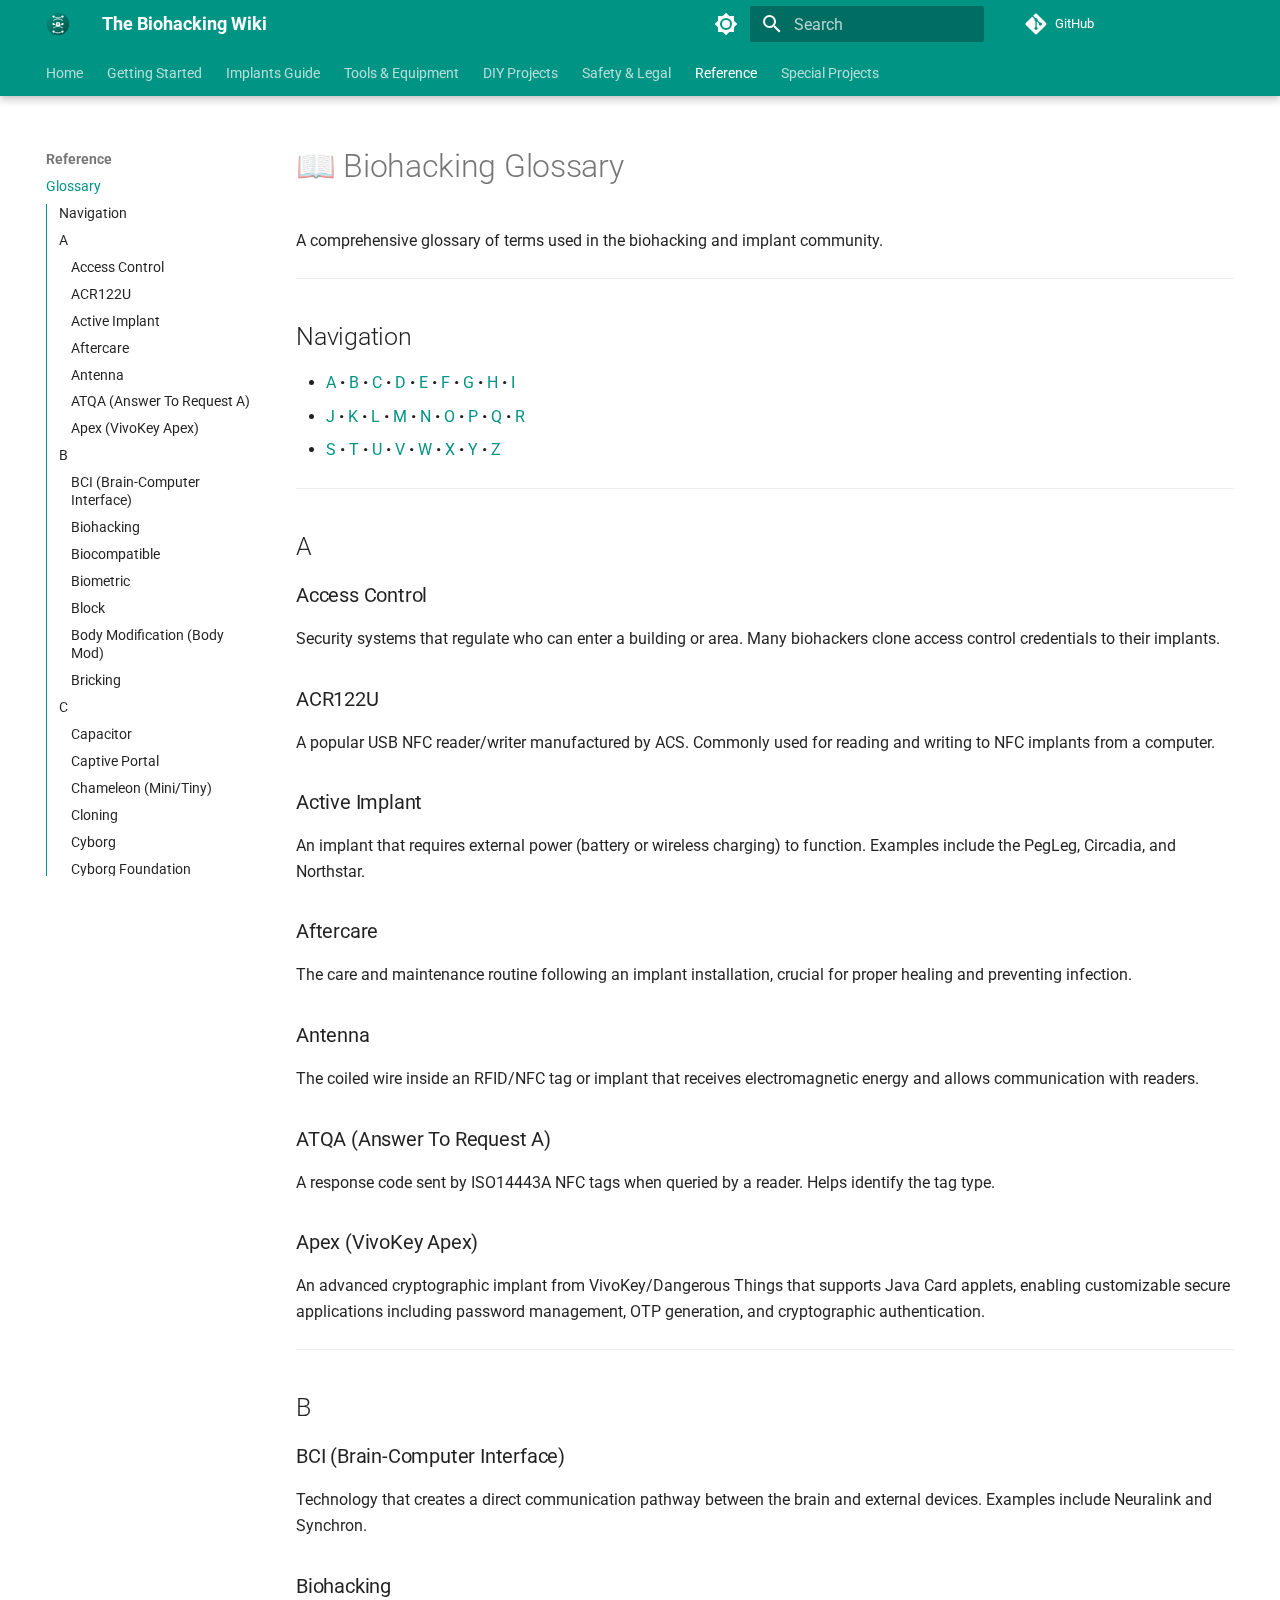
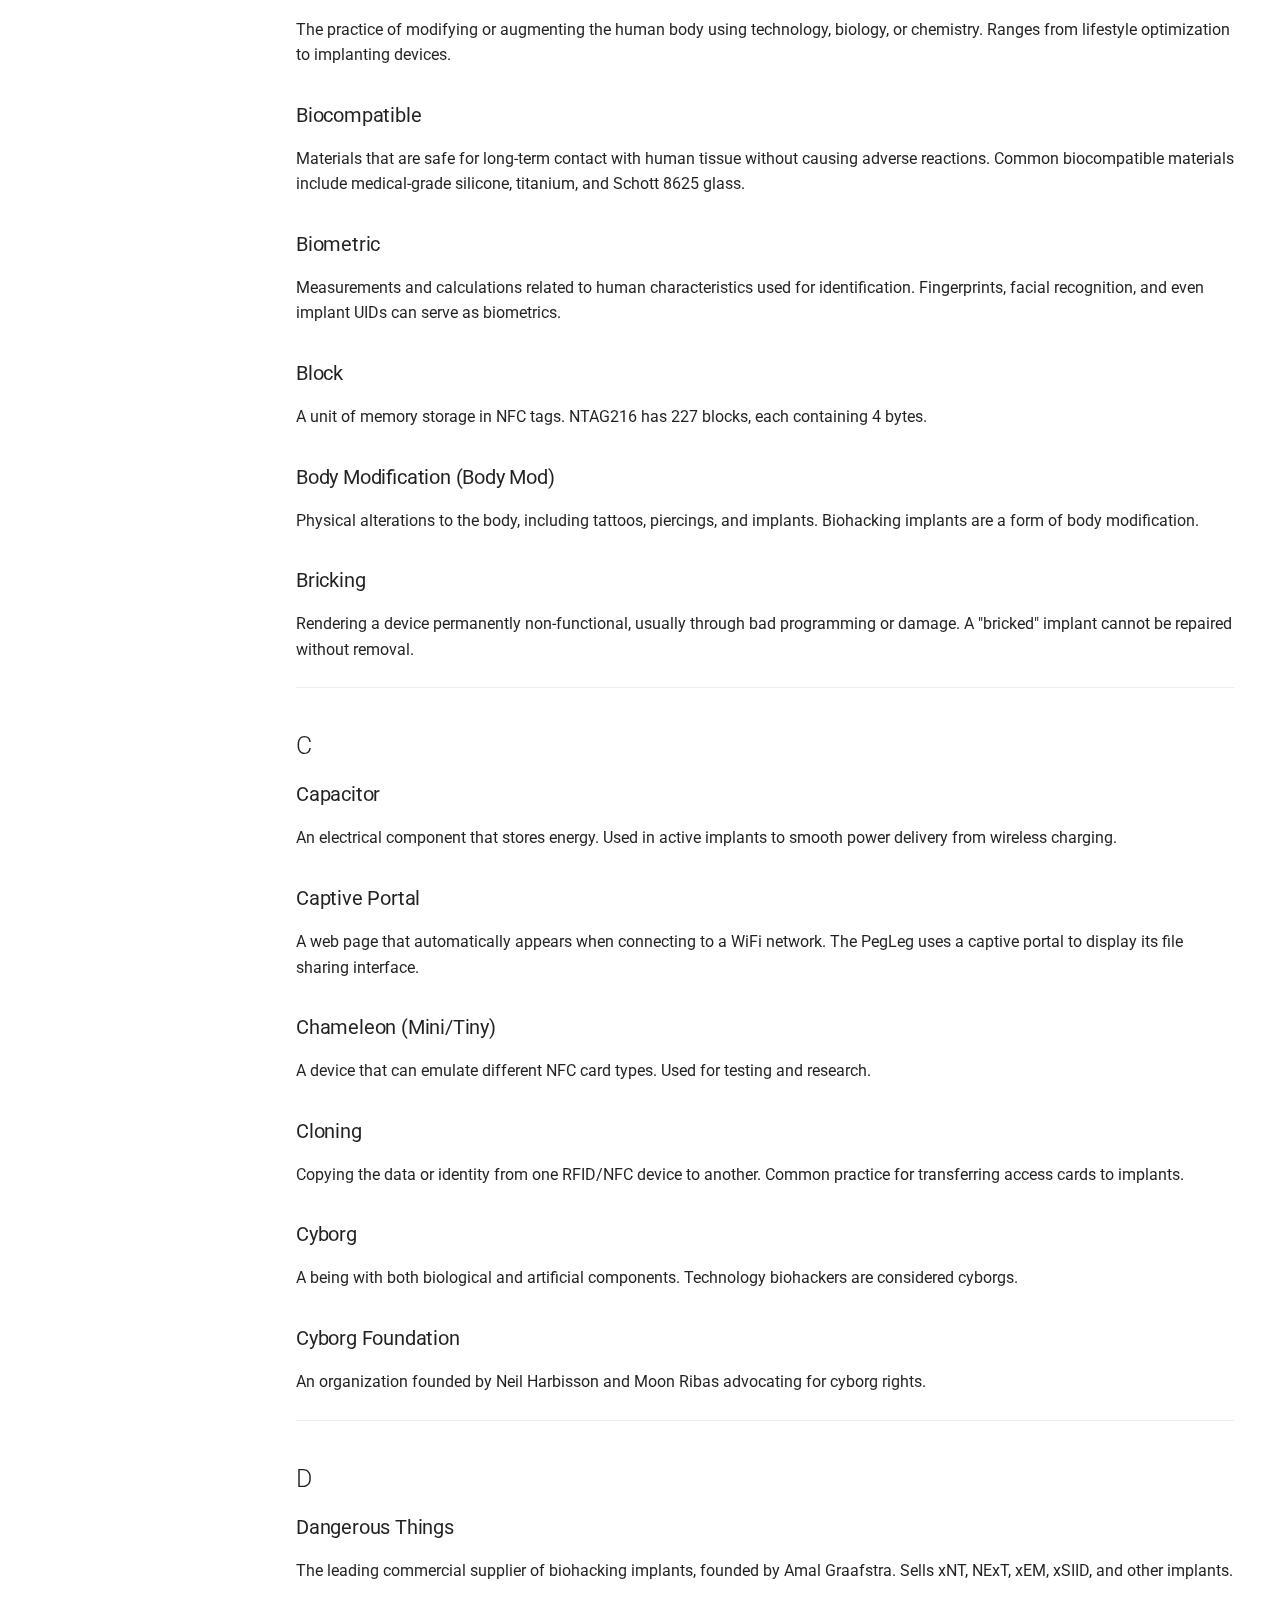
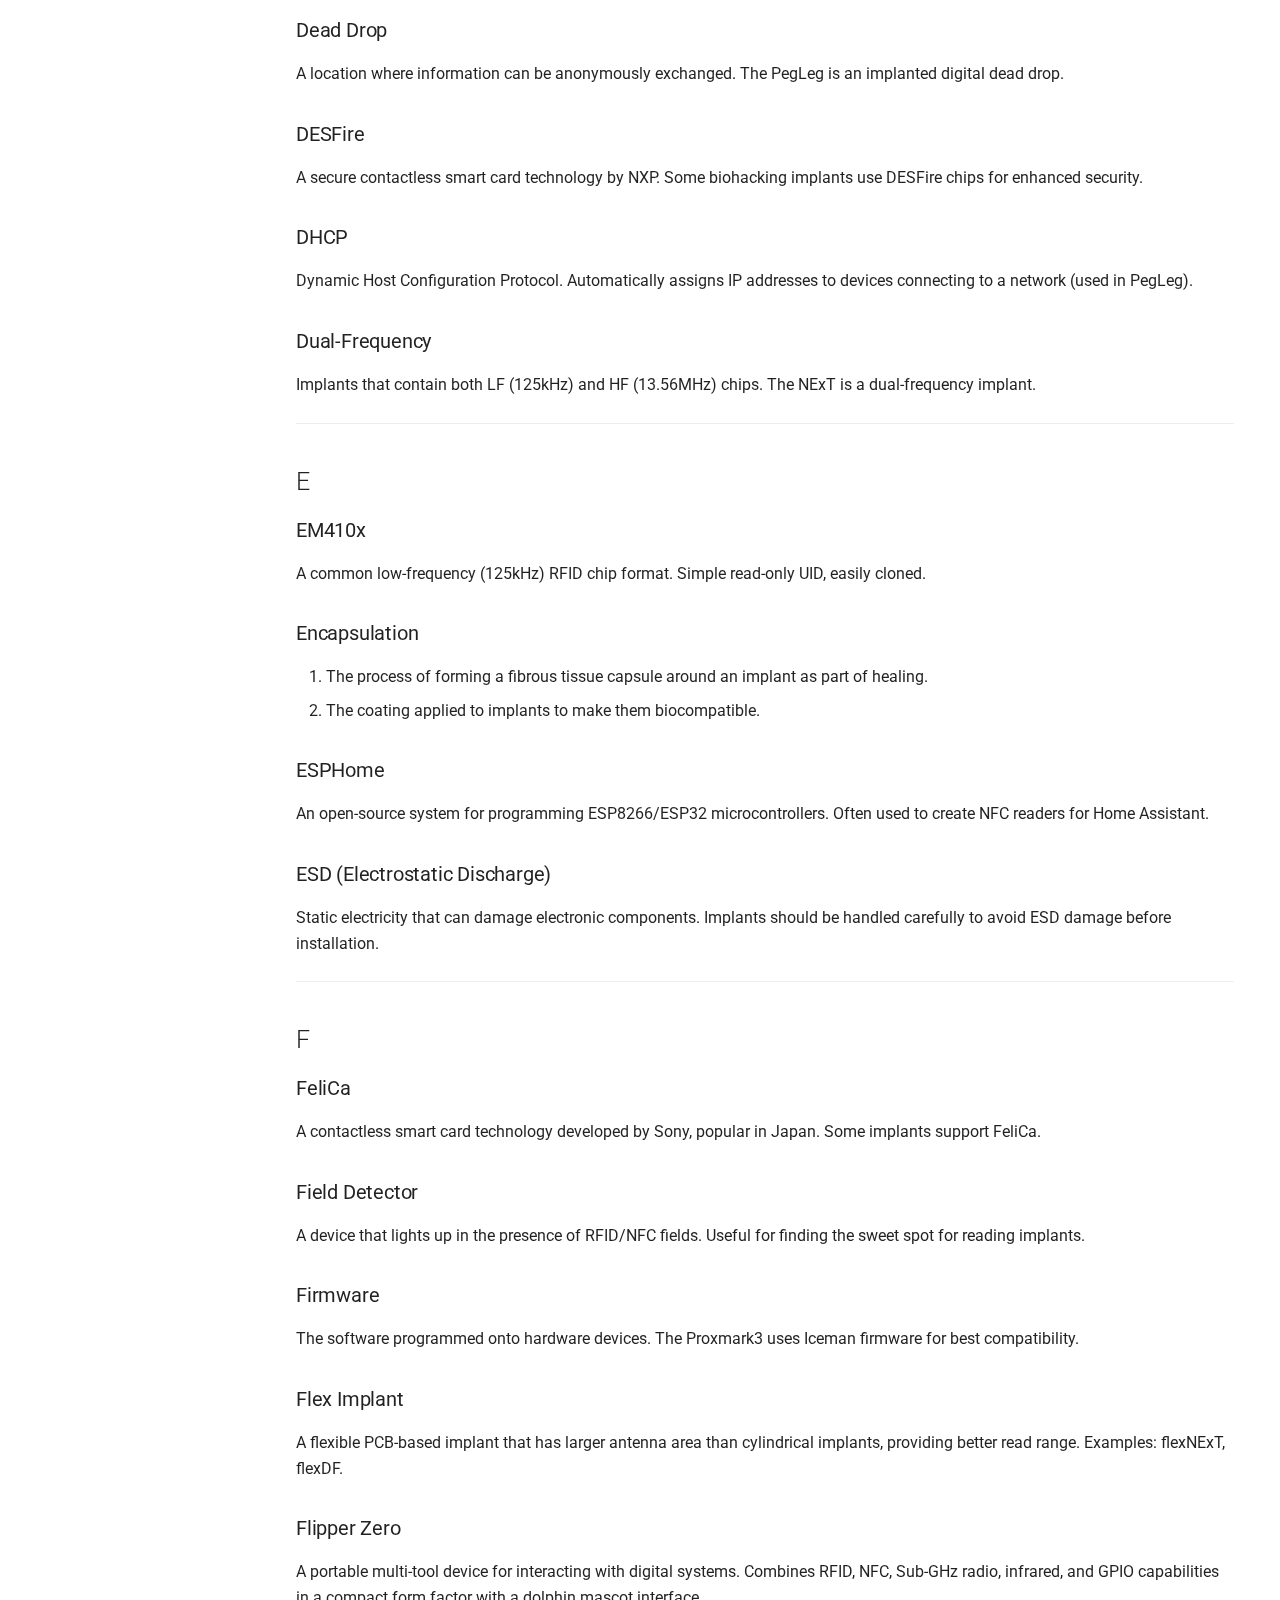
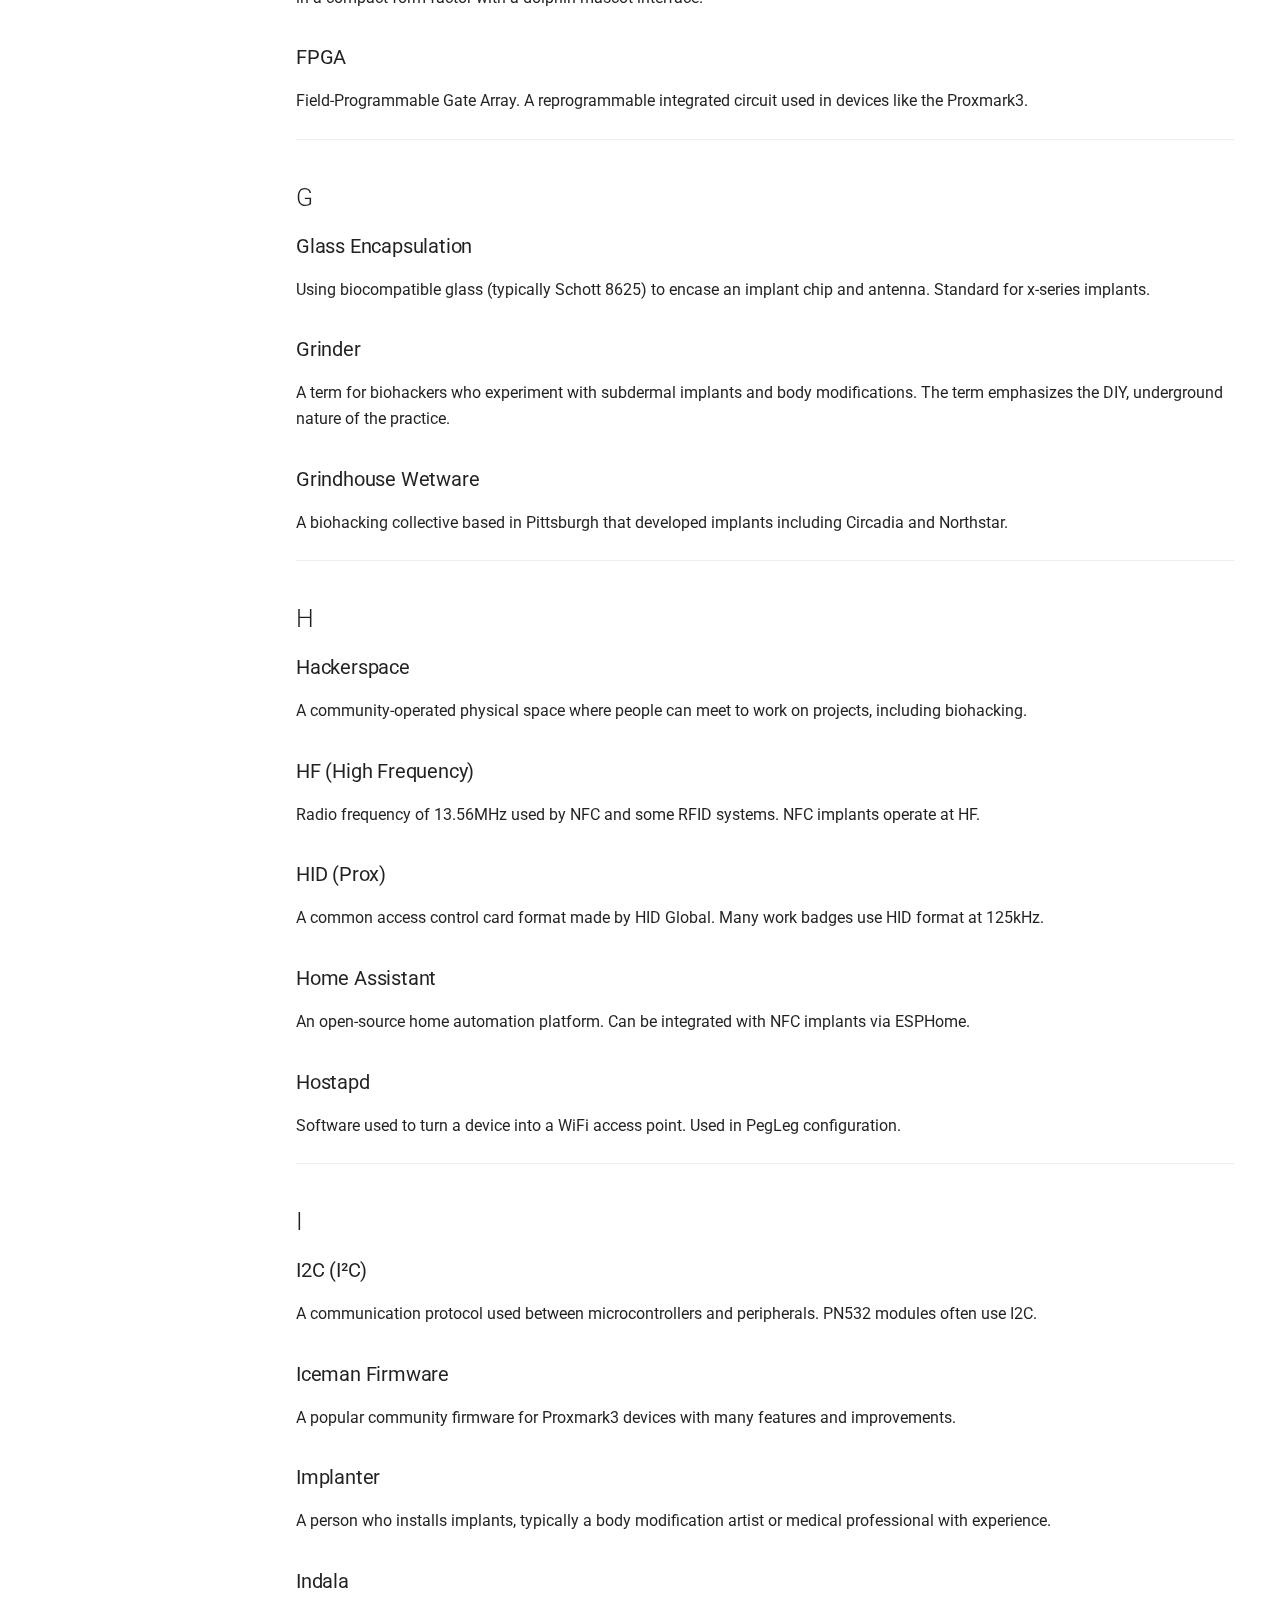
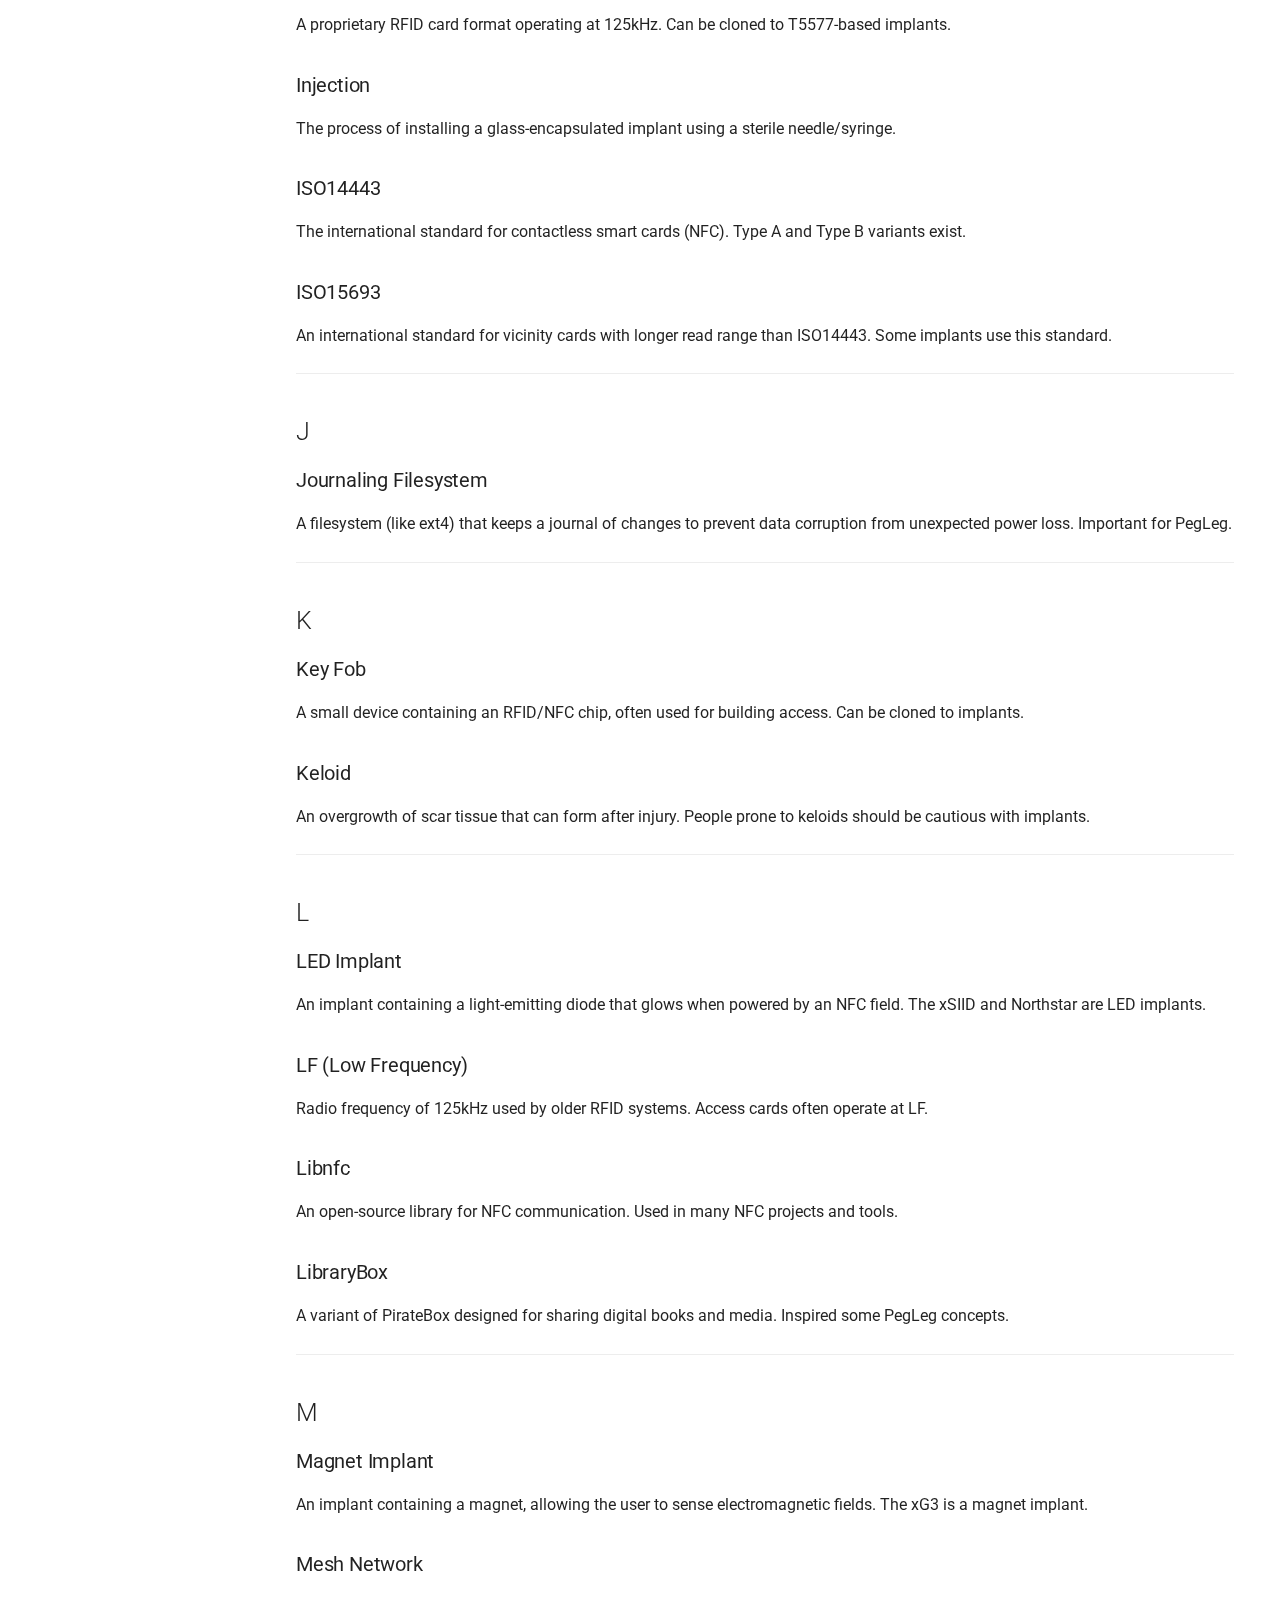
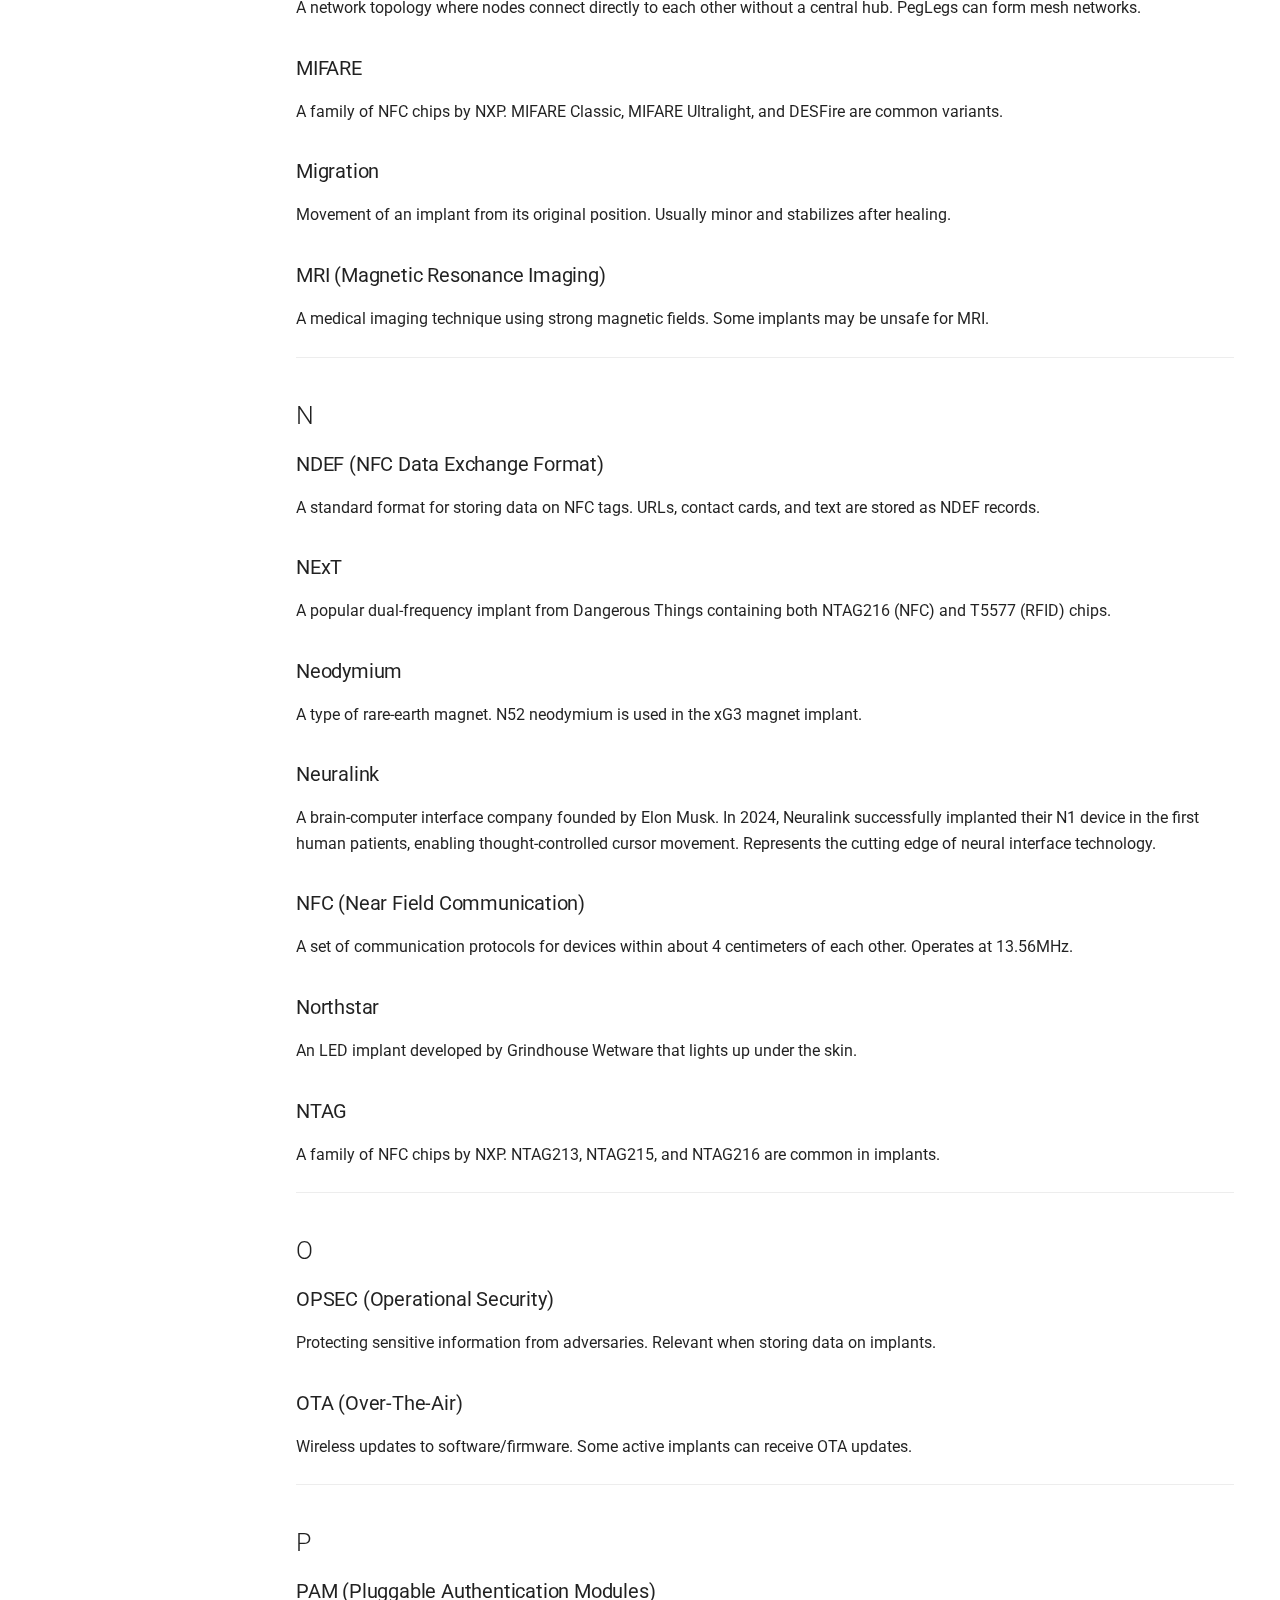
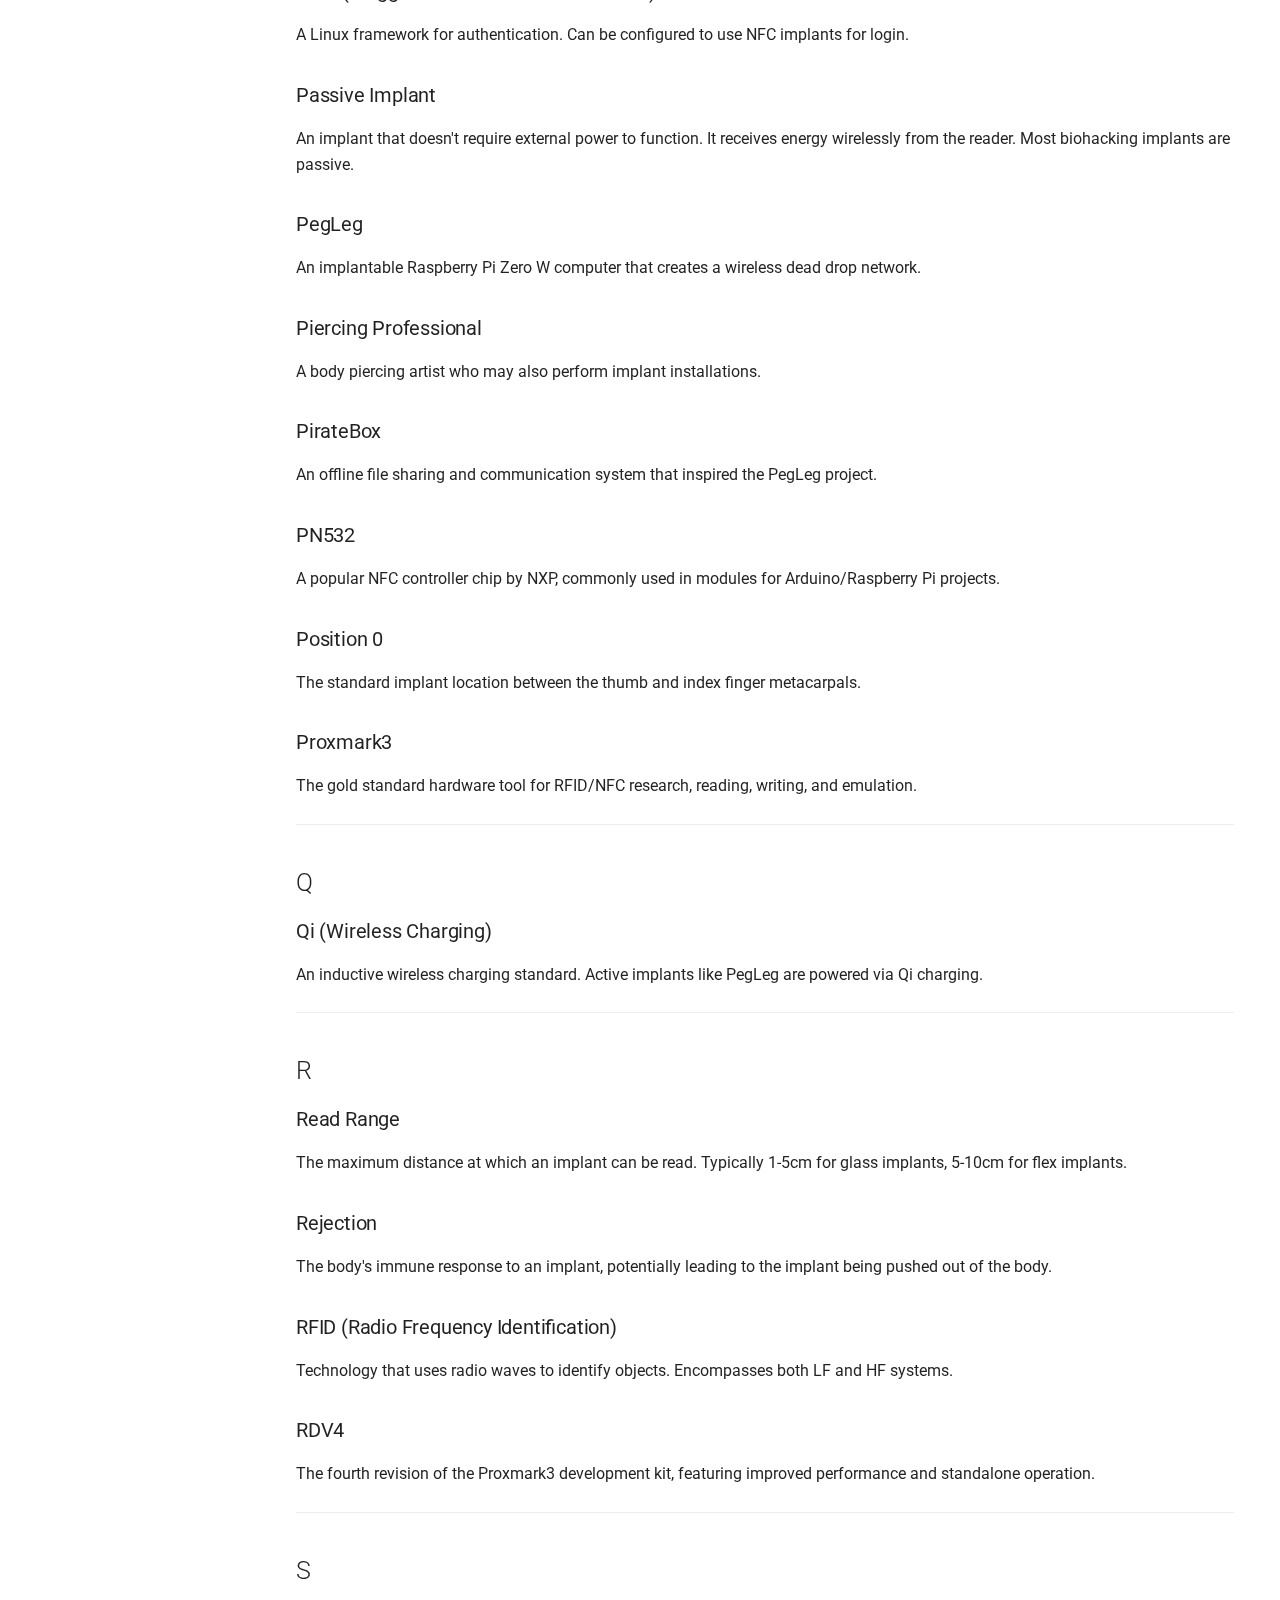
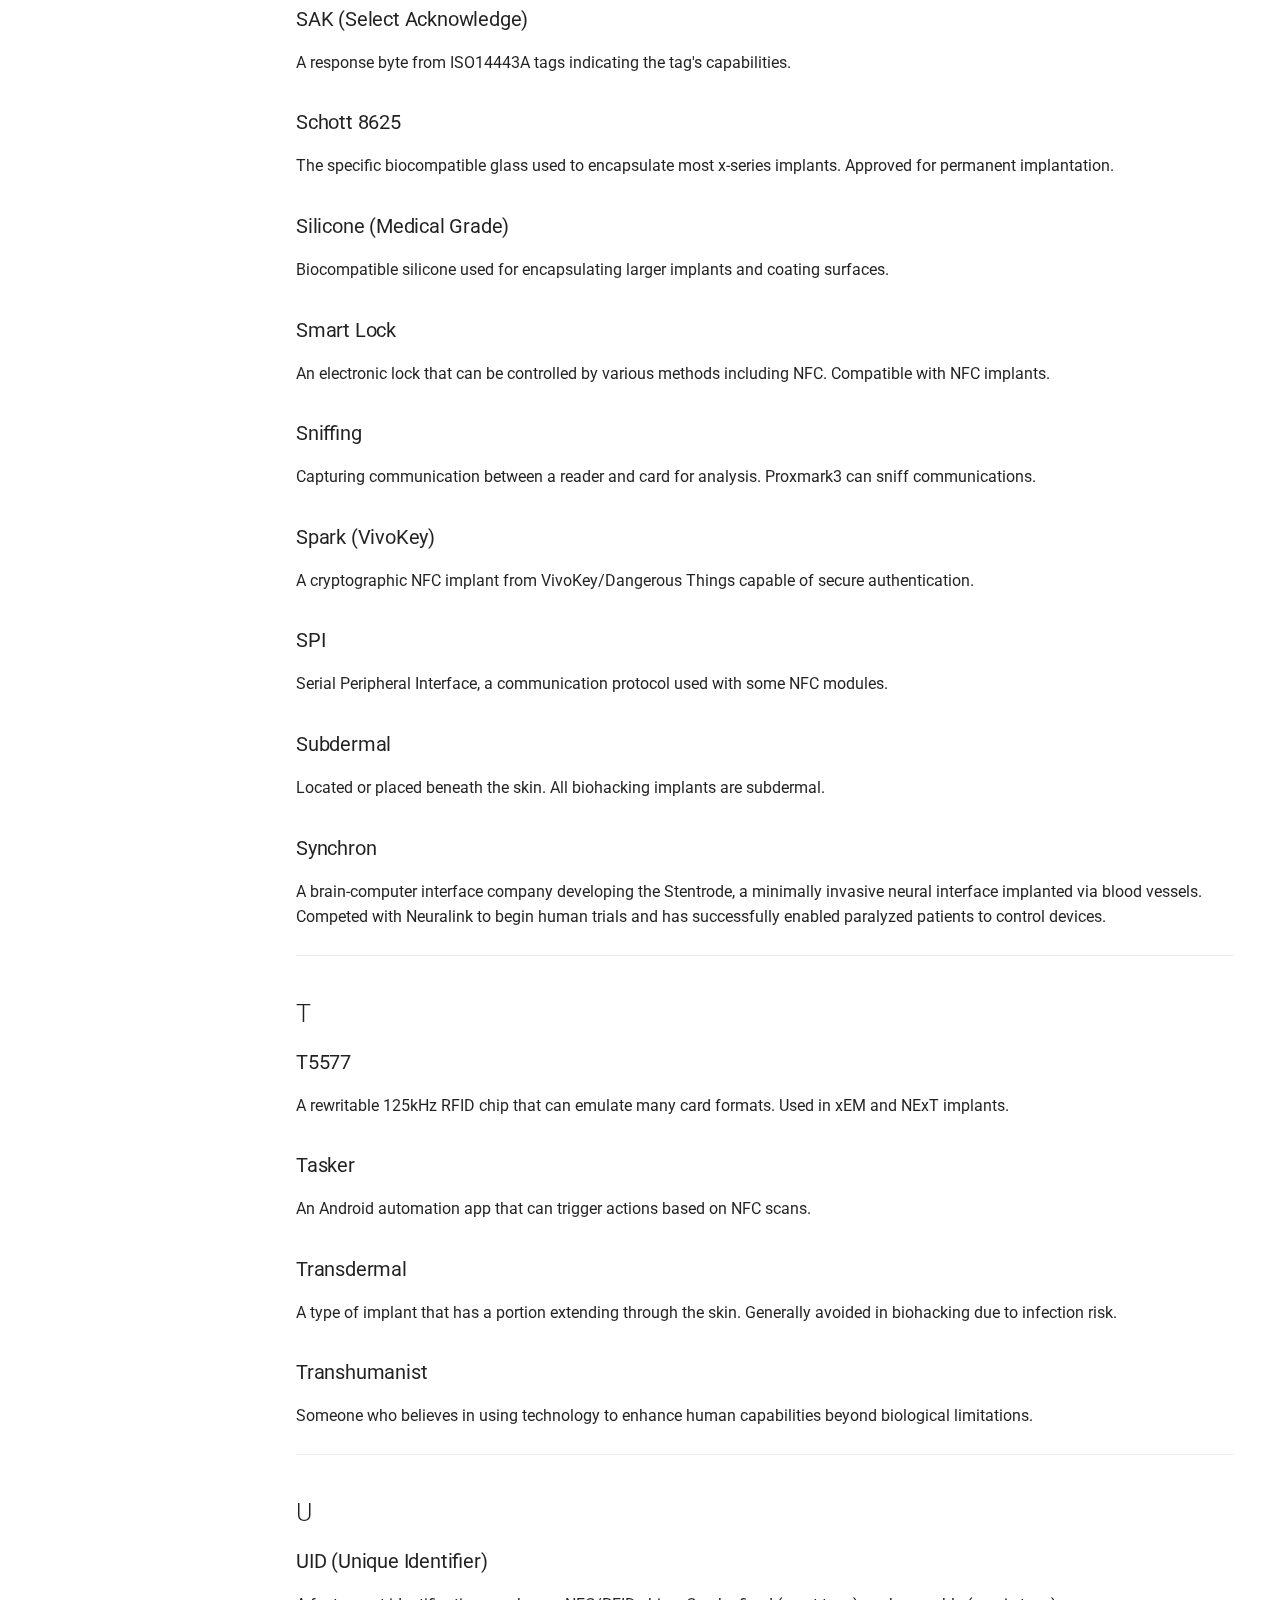
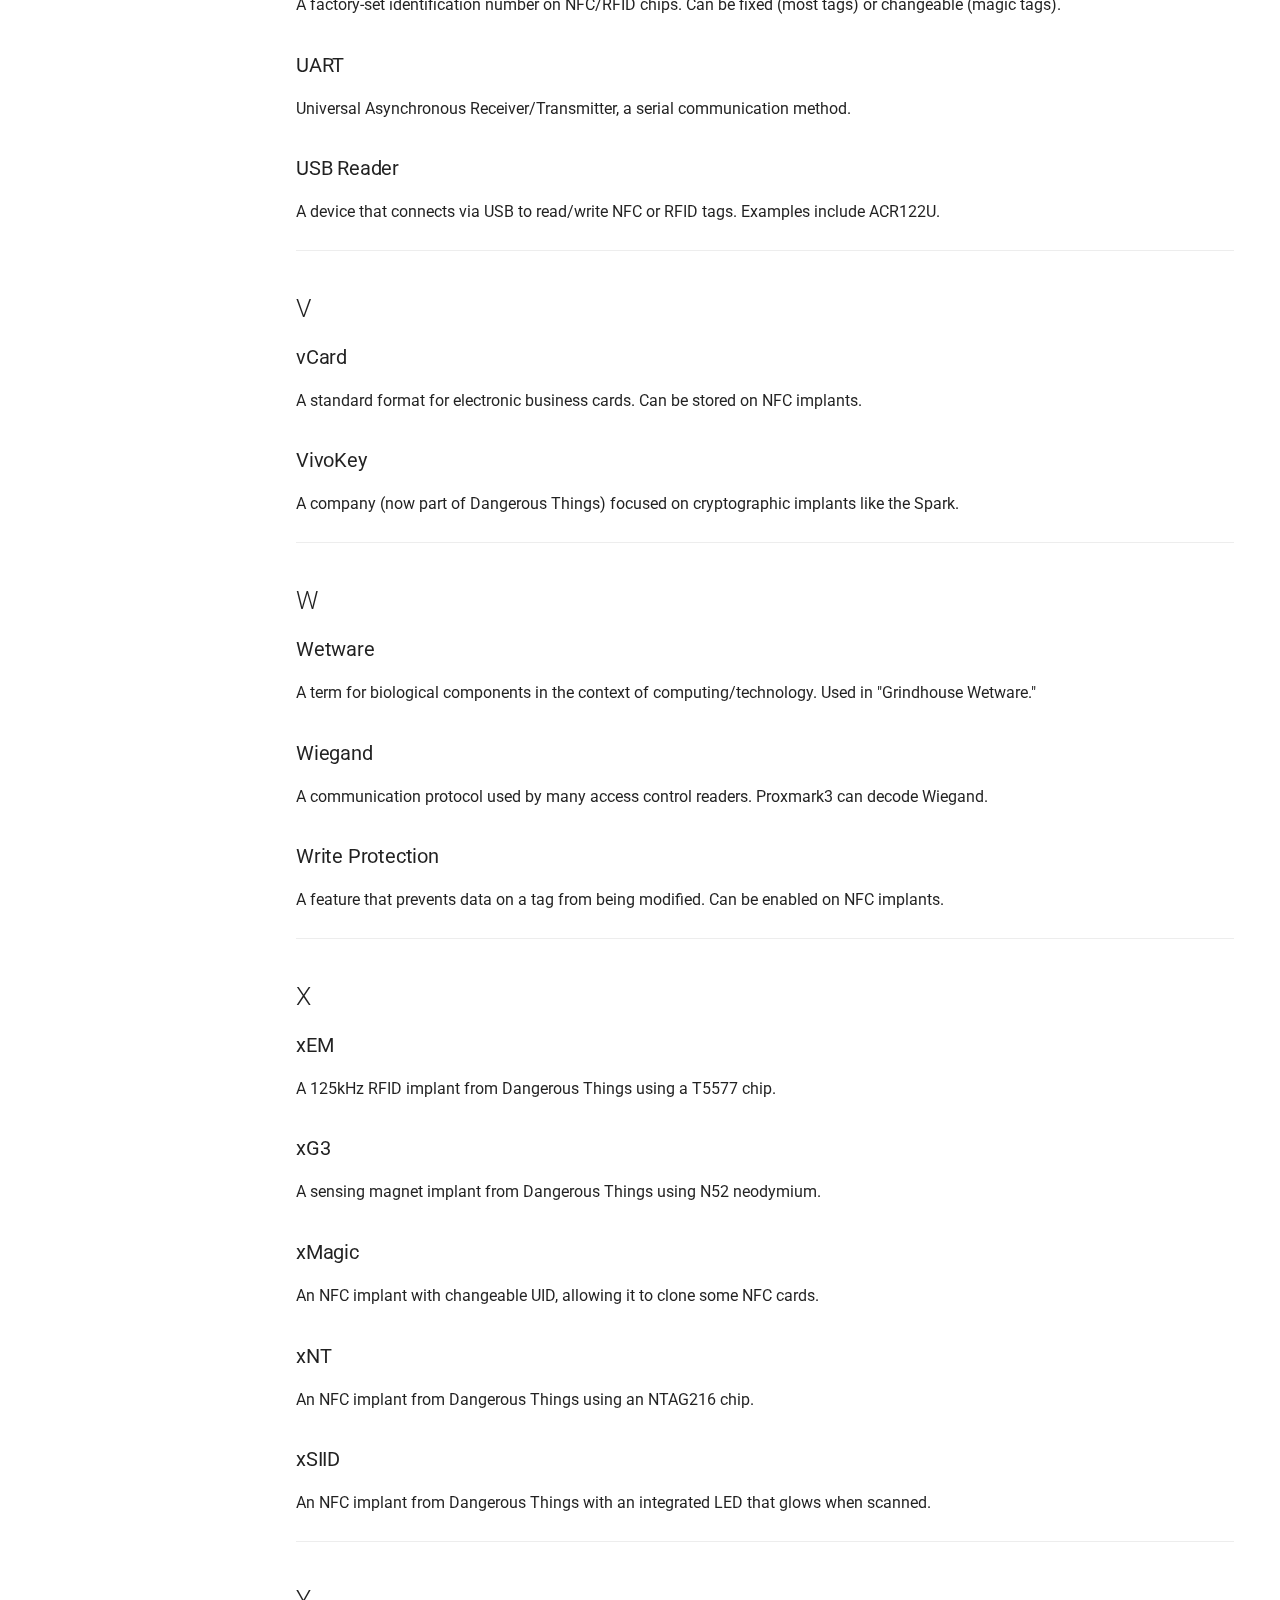
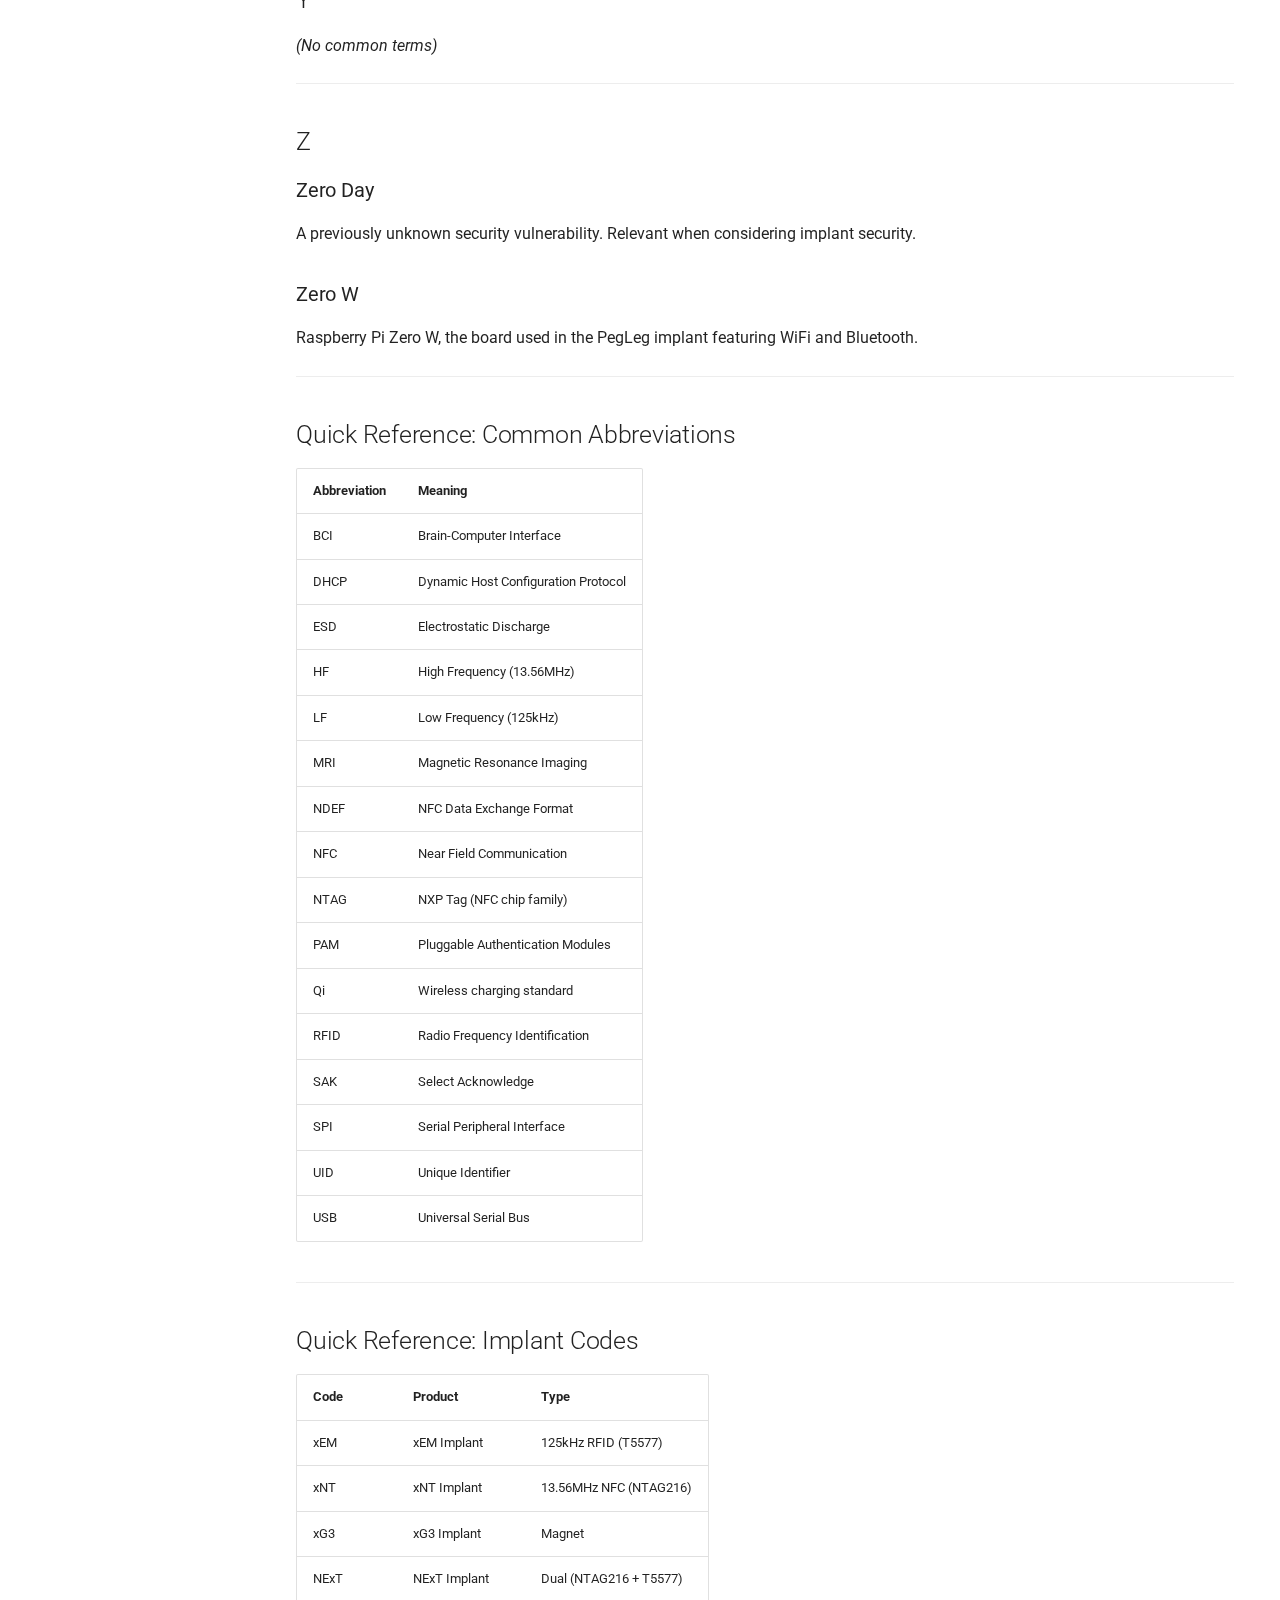
<file: glossary/index.html>
<!DOCTYPE html><html lang="en" class="no-js"><head>
    
      <meta charset="utf-8">
      <meta name="viewport" content="width=device-width,initial-scale=1">
      
        <meta name="description" content="Your complete guide to human-technology integration, implantable technology, biohacking, and DIY projects.">
      
      
      
        <link rel="canonical" href="https://J9ck.github.io/biohacking-wiki/glossary/">
      
      
        <link rel="prev" href="../safety-and-legal/">
      
      
        <link rel="next" href="../resources/">
      
      
        
      
      
      <link rel="icon" href="../assets/images/favicon.png">
      <meta name="generator" content="mkdocs-1.6.1, mkdocs-material-9.7.0">
    
    
      
        <title>Glossary - The Biohacking Wiki</title>
      
    
    
      <link rel="stylesheet" href="../assets/stylesheets/main.618322db.min.css">
      
        
        <link rel="stylesheet" href="../assets/stylesheets/palette.ab4e12ef.min.css">
      
      


    
    
      
    
    
      
        
        
        <link rel="preconnect" href="https://fonts.gstatic.com" crossorigin>
        <link rel="stylesheet" href="https://fonts.googleapis.com/css?family=Roboto:300,300i,400,400i,700,700i%7CRoboto+Mono:400,400i,700,700i&amp;display=fallback">
        <style>:root{--md-text-font:"Roboto";--md-code-font:"Roboto Mono"}</style>
      
    
    
      <link rel="stylesheet" href="../assets/stylesheets/extra.css">
    
    <script>__md_scope=new URL("..",location),__md_hash=e=>[...e].reduce(((e,_)=>(e<<5)-e+_.charCodeAt(0)),0),__md_get=(e,_=localStorage,t=__md_scope)=>JSON.parse(_.getItem(t.pathname+"."+e)),__md_set=(e,_,t=localStorage,a=__md_scope)=>{try{t.setItem(a.pathname+"."+e,JSON.stringify(_))}catch(e){}}</script>
    
      

    
    
  <link href="../assets/stylesheets/glightbox.min.css" rel="stylesheet"><script src="../assets/javascripts/glightbox.min.js"></script><style id="glightbox-style">
            html.glightbox-open { overflow: initial; height: 100%; }
            .gslide-title { margin-top: 0px; user-select: text; }
            .gslide-desc { color: #666; user-select: text; }
            .gslide-image img { background: white; }
            .gscrollbar-fixer { padding-right: 15px; }
            .gdesc-inner { font-size: 0.75rem; }
            body[data-md-color-scheme="slate"] .gdesc-inner { background: var(--md-default-bg-color); }
            body[data-md-color-scheme="slate"] .gslide-title { color: var(--md-default-fg-color); }
            body[data-md-color-scheme="slate"] .gslide-desc { color: var(--md-default-fg-color); }
        </style></head>
  
  
    
    
      
    
    
    
    
    <body dir="ltr" data-md-color-scheme="default" data-md-color-primary="teal" data-md-color-accent="deep-purple">
  
    
    <input class="md-toggle" data-md-toggle="drawer" type="checkbox" id="__drawer" autocomplete="off">
    <input class="md-toggle" data-md-toggle="search" type="checkbox" id="__search" autocomplete="off">
    <label class="md-overlay" for="__drawer"></label>
    <div data-md-component="skip">
      
        
        <a href="#biohacking-glossary" class="md-skip">
          Skip to content
        </a>
      
    </div>
    <div data-md-component="announce">
      
    </div>
    
    
      

  

<header class="md-header md-header--shadow md-header--lifted" data-md-component="header">
  <nav class="md-header__inner md-grid" aria-label="Header">
    <a href=".." title="The Biohacking Wiki" class="md-header__button md-logo" aria-label="The Biohacking Wiki" data-md-component="logo">
      
  <img src="../assets/images/logo.svg" alt="logo">

    </a>
    <label class="md-header__button md-icon" for="__drawer">
      
      <svg xmlns="http://www.w3.org/2000/svg" viewBox="0 0 24 24"><path d="M3 6h18v2H3zm0 5h18v2H3zm0 5h18v2H3z"></path></svg>
    </label>
    <div class="md-header__title" data-md-component="header-title">
      <div class="md-header__ellipsis">
        <div class="md-header__topic">
          <span class="md-ellipsis">
            The Biohacking Wiki
          </span>
        </div>
        <div class="md-header__topic" data-md-component="header-topic">
          <span class="md-ellipsis">
            
              Glossary
            
          </span>
        </div>
      </div>
    </div>
    
      
        <form class="md-header__option" data-md-component="palette">
  
    
    
    
    <input class="md-option" data-md-color-media="(prefers-color-scheme: light)" data-md-color-scheme="default" data-md-color-primary="teal" data-md-color-accent="deep-purple" aria-label="Switch to dark mode" type="radio" name="__palette" id="__palette_0">
    
      <label class="md-header__button md-icon" title="Switch to dark mode" for="__palette_1" hidden>
        <svg xmlns="http://www.w3.org/2000/svg" viewBox="0 0 24 24"><path d="M12 8a4 4 0 0 0-4 4 4 4 0 0 0 4 4 4 4 0 0 0 4-4 4 4 0 0 0-4-4m0 10a6 6 0 0 1-6-6 6 6 0 0 1 6-6 6 6 0 0 1 6 6 6 6 0 0 1-6 6m8-9.31V4h-4.69L12 .69 8.69 4H4v4.69L.69 12 4 15.31V20h4.69L12 23.31 15.31 20H20v-4.69L23.31 12z"></path></svg>
      </label>
    
  
    
    
    
    <input class="md-option" data-md-color-media="(prefers-color-scheme: dark)" data-md-color-scheme="slate" data-md-color-primary="teal" data-md-color-accent="lime" aria-label="Switch to light mode" type="radio" name="__palette" id="__palette_1">
    
      <label class="md-header__button md-icon" title="Switch to light mode" for="__palette_0" hidden>
        <svg xmlns="http://www.w3.org/2000/svg" viewBox="0 0 24 24"><path d="M12 18c-.89 0-1.74-.2-2.5-.55C11.56 16.5 13 14.42 13 12s-1.44-4.5-3.5-5.45C10.26 6.2 11.11 6 12 6a6 6 0 0 1 6 6 6 6 0 0 1-6 6m8-9.31V4h-4.69L12 .69 8.69 4H4v4.69L.69 12 4 15.31V20h4.69L12 23.31 15.31 20H20v-4.69L23.31 12z"></path></svg>
      </label>
    
  
</form>
      
    
    
      <script>var palette=__md_get("__palette");if(palette&&palette.color){if("(prefers-color-scheme)"===palette.color.media){var media=matchMedia("(prefers-color-scheme: light)"),input=document.querySelector(media.matches?"[data-md-color-media='(prefers-color-scheme: light)']":"[data-md-color-media='(prefers-color-scheme: dark)']");palette.color.media=input.getAttribute("data-md-color-media"),palette.color.scheme=input.getAttribute("data-md-color-scheme"),palette.color.primary=input.getAttribute("data-md-color-primary"),palette.color.accent=input.getAttribute("data-md-color-accent")}for(var[key,value]of Object.entries(palette.color))document.body.setAttribute("data-md-color-"+key,value)}</script>
    
    
    
      
      
        <label class="md-header__button md-icon" for="__search">
          
          <svg xmlns="http://www.w3.org/2000/svg" viewBox="0 0 24 24"><path d="M9.5 3A6.5 6.5 0 0 1 16 9.5c0 1.61-.59 3.09-1.56 4.23l.27.27h.79l5 5-1.5 1.5-5-5v-.79l-.27-.27A6.52 6.52 0 0 1 9.5 16 6.5 6.5 0 0 1 3 9.5 6.5 6.5 0 0 1 9.5 3m0 2C7 5 5 7 5 9.5S7 14 9.5 14 14 12 14 9.5 12 5 9.5 5"></path></svg>
        </label>
        <div class="md-search" data-md-component="search" role="dialog">
  <label class="md-search__overlay" for="__search"></label>
  <div class="md-search__inner" role="search">
    <form class="md-search__form" name="search">
      <input type="text" class="md-search__input" name="query" aria-label="Search" placeholder="Search" autocapitalize="off" autocorrect="off" autocomplete="off" spellcheck="false" data-md-component="search-query" required>
      <label class="md-search__icon md-icon" for="__search">
        
        <svg xmlns="http://www.w3.org/2000/svg" viewBox="0 0 24 24"><path d="M9.5 3A6.5 6.5 0 0 1 16 9.5c0 1.61-.59 3.09-1.56 4.23l.27.27h.79l5 5-1.5 1.5-5-5v-.79l-.27-.27A6.52 6.52 0 0 1 9.5 16 6.5 6.5 0 0 1 3 9.5 6.5 6.5 0 0 1 9.5 3m0 2C7 5 5 7 5 9.5S7 14 9.5 14 14 12 14 9.5 12 5 9.5 5"></path></svg>
        
        <svg xmlns="http://www.w3.org/2000/svg" viewBox="0 0 24 24"><path d="M20 11v2H8l5.5 5.5-1.42 1.42L4.16 12l7.92-7.92L13.5 5.5 8 11z"></path></svg>
      </label>
      <nav class="md-search__options" aria-label="Search">
        
          <a href="javascript:void(0)" class="md-search__icon md-icon" title="Share" aria-label="Share" data-clipboard data-clipboard-text="" data-md-component="search-share" tabindex="-1">
            
            <svg xmlns="http://www.w3.org/2000/svg" viewBox="0 0 24 24"><path d="M18 16.08c-.76 0-1.44.3-1.96.77L8.91 12.7c.05-.23.09-.46.09-.7s-.04-.47-.09-.7l7.05-4.11c.54.5 1.25.81 2.04.81a3 3 0 0 0 3-3 3 3 0 0 0-3-3 3 3 0 0 0-3 3c0 .24.04.47.09.7L8.04 9.81C7.5 9.31 6.79 9 6 9a3 3 0 0 0-3 3 3 3 0 0 0 3 3c.79 0 1.5-.31 2.04-.81l7.12 4.15c-.05.21-.08.43-.08.66 0 1.61 1.31 2.91 2.92 2.91s2.92-1.3 2.92-2.91A2.92 2.92 0 0 0 18 16.08"></path></svg>
          </a>
        
        <button type="reset" class="md-search__icon md-icon" title="Clear" aria-label="Clear" tabindex="-1">
          
          <svg xmlns="http://www.w3.org/2000/svg" viewBox="0 0 24 24"><path d="M19 6.41 17.59 5 12 10.59 6.41 5 5 6.41 10.59 12 5 17.59 6.41 19 12 13.41 17.59 19 19 17.59 13.41 12z"></path></svg>
        </button>
      </nav>
      
        <div class="md-search__suggest" data-md-component="search-suggest"></div>
      
    </form>
    <div class="md-search__output">
      <div class="md-search__scrollwrap" tabindex="0" data-md-scrollfix>
        <div class="md-search-result" data-md-component="search-result">
          <div class="md-search-result__meta">
            Initializing search
          </div>
          <ol class="md-search-result__list" role="presentation"></ol>
        </div>
      </div>
    </div>
  </div>
</div>
      
    
    
      <div class="md-header__source">
        <a href="https://github.com/J9ck/biohacking-wiki" title="Go to repository" class="md-source" data-md-component="source">
  <div class="md-source__icon md-icon">
    
    <svg xmlns="http://www.w3.org/2000/svg" viewBox="0 0 448 512"><!--! Font Awesome Free 7.1.0 by @fontawesome - https://fontawesome.com License - https://fontawesome.com/license/free (Icons: CC BY 4.0, Fonts: SIL OFL 1.1, Code: MIT License) Copyright 2025 Fonticons, Inc.--><path d="M439.6 236.1 244 40.5c-5.4-5.5-12.8-8.5-20.4-8.5s-15 3-20.4 8.4L162.5 81l51.5 51.5c27.1-9.1 52.7 16.8 43.4 43.7l49.7 49.7c34.2-11.8 61.2 31 35.5 56.7-26.5 26.5-70.2-2.9-56-37.3L240.3 199v121.9c25.3 12.5 22.3 41.8 9.1 55-6.4 6.4-15.2 10.1-24.3 10.1s-17.8-3.6-24.3-10.1c-17.6-17.6-11.1-46.9 11.2-56v-123c-20.8-8.5-24.6-30.7-18.6-45L142.6 101 8.5 235.1C3 240.6 0 247.9 0 255.5s3 15 8.5 20.4l195.6 195.7c5.4 5.4 12.7 8.4 20.4 8.4s15-3 20.4-8.4l194.7-194.7c5.4-5.4 8.4-12.8 8.4-20.4s-3-15-8.4-20.4"></path></svg>
  </div>
  <div class="md-source__repository">
    GitHub
  </div>
</a>
      </div>
    
  </nav>
  
    
      
<nav class="md-tabs" aria-label="Tabs" data-md-component="tabs">
  <div class="md-grid">
    <ul class="md-tabs__list">
      
        
  
  
  
  
    <li class="md-tabs__item">
      <a href=".." class="md-tabs__link">
        
  
  
    
  
  Home

      </a>
    </li>
  

      
        
  
  
  
  
    
    
      <li class="md-tabs__item">
        <a href="../getting-started/" class="md-tabs__link">
          
  
  
  Getting Started

        </a>
      </li>
    
  

      
        
  
  
  
  
    
    
      <li class="md-tabs__item">
        <a href="../implants-guide/" class="md-tabs__link">
          
  
  
  Implants Guide

        </a>
      </li>
    
  

      
        
  
  
  
  
    <li class="md-tabs__item">
      <a href="../tools-and-equipment/" class="md-tabs__link">
        
  
  
    
  
  Tools &amp; Equipment

      </a>
    </li>
  

      
        
  
  
  
  
    <li class="md-tabs__item">
      <a href="../diy-projects/" class="md-tabs__link">
        
  
  
    
  
  DIY Projects

      </a>
    </li>
  

      
        
  
  
  
  
    <li class="md-tabs__item">
      <a href="../safety-and-legal/" class="md-tabs__link">
        
  
  
    
  
  Safety &amp; Legal

      </a>
    </li>
  

      
        
  
  
  
    
  
  
    
    
      <li class="md-tabs__item md-tabs__item--active">
        <a href="./" class="md-tabs__link">
          
  
  
  Reference

        </a>
      </li>
    
  

      
        
  
  
  
  
    
    
      <li class="md-tabs__item">
        <a href="../pegleg/" class="md-tabs__link">
          
  
  
  Special Projects

        </a>
      </li>
    
  

      
    </ul>
  </div>
</nav>
    
  
</header>
    
    <div class="md-container" data-md-component="container">
      
      
        
      
      <main class="md-main" data-md-component="main">
        <div class="md-main__inner md-grid">
          
            
              
              <div class="md-sidebar md-sidebar--primary" data-md-component="sidebar" data-md-type="navigation">
                <div class="md-sidebar__scrollwrap">
                  <div class="md-sidebar__inner">
                    


  


  

<nav class="md-nav md-nav--primary md-nav--lifted md-nav--integrated" aria-label="Navigation" data-md-level="0">
  <label class="md-nav__title" for="__drawer">
    <a href=".." title="The Biohacking Wiki" class="md-nav__button md-logo" aria-label="The Biohacking Wiki" data-md-component="logo">
      
  <img src="../assets/images/logo.svg" alt="logo">

    </a>
    The Biohacking Wiki
  </label>
  
    <div class="md-nav__source">
      <a href="https://github.com/J9ck/biohacking-wiki" title="Go to repository" class="md-source" data-md-component="source">
  <div class="md-source__icon md-icon">
    
    <svg xmlns="http://www.w3.org/2000/svg" viewBox="0 0 448 512"><!--! Font Awesome Free 7.1.0 by @fontawesome - https://fontawesome.com License - https://fontawesome.com/license/free (Icons: CC BY 4.0, Fonts: SIL OFL 1.1, Code: MIT License) Copyright 2025 Fonticons, Inc.--><path d="M439.6 236.1 244 40.5c-5.4-5.5-12.8-8.5-20.4-8.5s-15 3-20.4 8.4L162.5 81l51.5 51.5c27.1-9.1 52.7 16.8 43.4 43.7l49.7 49.7c34.2-11.8 61.2 31 35.5 56.7-26.5 26.5-70.2-2.9-56-37.3L240.3 199v121.9c25.3 12.5 22.3 41.8 9.1 55-6.4 6.4-15.2 10.1-24.3 10.1s-17.8-3.6-24.3-10.1c-17.6-17.6-11.1-46.9 11.2-56v-123c-20.8-8.5-24.6-30.7-18.6-45L142.6 101 8.5 235.1C3 240.6 0 247.9 0 255.5s3 15 8.5 20.4l195.6 195.7c5.4 5.4 12.7 8.4 20.4 8.4s15-3 20.4-8.4l194.7-194.7c5.4-5.4 8.4-12.8 8.4-20.4s-3-15-8.4-20.4"></path></svg>
  </div>
  <div class="md-source__repository">
    GitHub
  </div>
</a>
    </div>
  
  <ul class="md-nav__list" data-md-scrollfix>
    
      
      
  
  
  
  
    <li class="md-nav__item">
      <a href=".." class="md-nav__link">
        
  
  
  <span class="md-ellipsis">
    
  
    Home
  

    
  </span>
  
  

      </a>
    </li>
  

    
      
      
  
  
  
  
    
    
    
    
      
      
        
      
    
    
    <li class="md-nav__item md-nav__item--nested">
      
        
        
          
        
        <input class="md-nav__toggle md-toggle md-toggle--indeterminate" type="checkbox" id="__nav_2">
        
          
          <label class="md-nav__link" for="__nav_2" id="__nav_2_label" tabindex="0">
            
  
  
  <span class="md-ellipsis">
    
  
    Getting Started
  

    
  </span>
  
  

            <span class="md-nav__icon md-icon"></span>
          </label>
        
        <nav class="md-nav" data-md-level="1" aria-labelledby="__nav_2_label" aria-expanded="false">
          <label class="md-nav__title" for="__nav_2">
            <span class="md-nav__icon md-icon"></span>
            
  
    Getting Started
  

          </label>
          <ul class="md-nav__list" data-md-scrollfix>
            
              
                
  
  
  
  
    <li class="md-nav__item">
      <a href="../getting-started/" class="md-nav__link">
        
  
  
  <span class="md-ellipsis">
    
  
    Introduction
  

    
  </span>
  
  

      </a>
    </li>
  

              
            
              
                
  
  
  
  
    <li class="md-nav__item">
      <a href="../biohacking-history/" class="md-nav__link">
        
  
  
  <span class="md-ellipsis">
    
  
    Biohacking History
  

    
  </span>
  
  

      </a>
    </li>
  

              
            
          </ul>
        </nav>
      
    </li>
  

    
      
      
  
  
  
  
    
    
    
    
      
      
        
      
    
    
    <li class="md-nav__item md-nav__item--nested">
      
        
        
          
        
        <input class="md-nav__toggle md-toggle md-toggle--indeterminate" type="checkbox" id="__nav_3">
        
          
          <label class="md-nav__link" for="__nav_3" id="__nav_3_label" tabindex="0">
            
  
  
  <span class="md-ellipsis">
    
  
    Implants Guide
  

    
  </span>
  
  

            <span class="md-nav__icon md-icon"></span>
          </label>
        
        <nav class="md-nav" data-md-level="1" aria-labelledby="__nav_3_label" aria-expanded="false">
          <label class="md-nav__title" for="__nav_3">
            <span class="md-nav__icon md-icon"></span>
            
  
    Implants Guide
  

          </label>
          <ul class="md-nav__list" data-md-scrollfix>
            
              
                
  
  
  
  
    <li class="md-nav__item">
      <a href="../implants-guide/" class="md-nav__link">
        
  
  
  <span class="md-ellipsis">
    
  
    Complete Guide
  

    
  </span>
  
  

      </a>
    </li>
  

              
            
              
                
  
  
  
  
    <li class="md-nav__item">
      <a href="../implant-tech-files/" class="md-nav__link">
        
  
  
  <span class="md-ellipsis">
    
  
    Technical Notes
  

    
  </span>
  
  

      </a>
    </li>
  

              
            
              
                
  
  
  
  
    <li class="md-nav__item">
      <a href="../implant-tech-files/implant-notes/" class="md-nav__link">
        
  
  
  <span class="md-ellipsis">
    
  
    My Implant Notes
  

    
  </span>
  
  

      </a>
    </li>
  

              
            
          </ul>
        </nav>
      
    </li>
  

    
      
      
  
  
  
  
    <li class="md-nav__item">
      <a href="../tools-and-equipment/" class="md-nav__link">
        
  
  
  <span class="md-ellipsis">
    
  
    Tools &amp; Equipment
  

    
  </span>
  
  

      </a>
    </li>
  

    
      
      
  
  
  
  
    <li class="md-nav__item">
      <a href="../diy-projects/" class="md-nav__link">
        
  
  
  <span class="md-ellipsis">
    
  
    DIY Projects
  

    
  </span>
  
  

      </a>
    </li>
  

    
      
      
  
  
  
  
    <li class="md-nav__item">
      <a href="../safety-and-legal/" class="md-nav__link">
        
  
  
  <span class="md-ellipsis">
    
  
    Safety &amp; Legal
  

    
  </span>
  
  

      </a>
    </li>
  

    
      
      
  
  
    
  
  
  
    
    
    
    
      
        
        
      
      
        
      
    
    
    <li class="md-nav__item md-nav__item--active md-nav__item--section md-nav__item--nested">
      
        
        
        <input class="md-nav__toggle md-toggle " type="checkbox" id="__nav_7" checked>
        
          
          <label class="md-nav__link" for="__nav_7" id="__nav_7_label" tabindex="">
            
  
  
  <span class="md-ellipsis">
    
  
    Reference
  

    
  </span>
  
  

            <span class="md-nav__icon md-icon"></span>
          </label>
        
        <nav class="md-nav" data-md-level="1" aria-labelledby="__nav_7_label" aria-expanded="true">
          <label class="md-nav__title" for="__nav_7">
            <span class="md-nav__icon md-icon"></span>
            
  
    Reference
  

          </label>
          <ul class="md-nav__list" data-md-scrollfix>
            
              
                
  
  
    
  
  
  
    <li class="md-nav__item md-nav__item--active">
      
      <input class="md-nav__toggle md-toggle" type="checkbox" id="__toc">
      
      
        
      
      
        <label class="md-nav__link md-nav__link--active" for="__toc">
          
  
  
  <span class="md-ellipsis">
    
  
    Glossary
  

    
  </span>
  
  

          <span class="md-nav__icon md-icon"></span>
        </label>
      
      <a href="./" class="md-nav__link md-nav__link--active">
        
  
  
  <span class="md-ellipsis">
    
  
    Glossary
  

    
  </span>
  
  

      </a>
      
        

<nav class="md-nav md-nav--secondary" aria-label="Table of contents">
  
  
  
    
  
  
    <label class="md-nav__title" for="__toc">
      <span class="md-nav__icon md-icon"></span>
      Table of contents
    </label>
    <ul class="md-nav__list" data-md-component="toc" data-md-scrollfix>
      
        <li class="md-nav__item">
  <a href="#navigation" class="md-nav__link">
    <span class="md-ellipsis">
      
        Navigation
      
    </span>
  </a>
  
</li>
      
        <li class="md-nav__item">
  <a href="#a" class="md-nav__link">
    <span class="md-ellipsis">
      
        A
      
    </span>
  </a>
  
    <nav class="md-nav" aria-label="A">
      <ul class="md-nav__list">
        
          <li class="md-nav__item">
  <a href="#access-control" class="md-nav__link">
    <span class="md-ellipsis">
      
        Access Control
      
    </span>
  </a>
  
</li>
        
          <li class="md-nav__item">
  <a href="#acr122u" class="md-nav__link">
    <span class="md-ellipsis">
      
        ACR122U
      
    </span>
  </a>
  
</li>
        
          <li class="md-nav__item">
  <a href="#active-implant" class="md-nav__link">
    <span class="md-ellipsis">
      
        Active Implant
      
    </span>
  </a>
  
</li>
        
          <li class="md-nav__item">
  <a href="#aftercare" class="md-nav__link">
    <span class="md-ellipsis">
      
        Aftercare
      
    </span>
  </a>
  
</li>
        
          <li class="md-nav__item">
  <a href="#antenna" class="md-nav__link">
    <span class="md-ellipsis">
      
        Antenna
      
    </span>
  </a>
  
</li>
        
          <li class="md-nav__item">
  <a href="#atqa-answer-to-request-a" class="md-nav__link">
    <span class="md-ellipsis">
      
        ATQA (Answer To Request A)
      
    </span>
  </a>
  
</li>
        
          <li class="md-nav__item">
  <a href="#apex-vivokey-apex" class="md-nav__link">
    <span class="md-ellipsis">
      
        Apex (VivoKey Apex)
      
    </span>
  </a>
  
</li>
        
      </ul>
    </nav>
  
</li>
      
        <li class="md-nav__item">
  <a href="#b" class="md-nav__link">
    <span class="md-ellipsis">
      
        B
      
    </span>
  </a>
  
    <nav class="md-nav" aria-label="B">
      <ul class="md-nav__list">
        
          <li class="md-nav__item">
  <a href="#bci-brain-computer-interface" class="md-nav__link">
    <span class="md-ellipsis">
      
        BCI (Brain-Computer Interface)
      
    </span>
  </a>
  
</li>
        
          <li class="md-nav__item">
  <a href="#biohacking" class="md-nav__link">
    <span class="md-ellipsis">
      
        Biohacking
      
    </span>
  </a>
  
</li>
        
          <li class="md-nav__item">
  <a href="#biocompatible" class="md-nav__link">
    <span class="md-ellipsis">
      
        Biocompatible
      
    </span>
  </a>
  
</li>
        
          <li class="md-nav__item">
  <a href="#biometric" class="md-nav__link">
    <span class="md-ellipsis">
      
        Biometric
      
    </span>
  </a>
  
</li>
        
          <li class="md-nav__item">
  <a href="#block" class="md-nav__link">
    <span class="md-ellipsis">
      
        Block
      
    </span>
  </a>
  
</li>
        
          <li class="md-nav__item">
  <a href="#body-modification-body-mod" class="md-nav__link">
    <span class="md-ellipsis">
      
        Body Modification (Body Mod)
      
    </span>
  </a>
  
</li>
        
          <li class="md-nav__item">
  <a href="#bricking" class="md-nav__link">
    <span class="md-ellipsis">
      
        Bricking
      
    </span>
  </a>
  
</li>
        
      </ul>
    </nav>
  
</li>
      
        <li class="md-nav__item">
  <a href="#c" class="md-nav__link">
    <span class="md-ellipsis">
      
        C
      
    </span>
  </a>
  
    <nav class="md-nav" aria-label="C">
      <ul class="md-nav__list">
        
          <li class="md-nav__item">
  <a href="#capacitor" class="md-nav__link">
    <span class="md-ellipsis">
      
        Capacitor
      
    </span>
  </a>
  
</li>
        
          <li class="md-nav__item">
  <a href="#captive-portal" class="md-nav__link">
    <span class="md-ellipsis">
      
        Captive Portal
      
    </span>
  </a>
  
</li>
        
          <li class="md-nav__item">
  <a href="#chameleon-minitiny" class="md-nav__link">
    <span class="md-ellipsis">
      
        Chameleon (Mini/Tiny)
      
    </span>
  </a>
  
</li>
        
          <li class="md-nav__item">
  <a href="#cloning" class="md-nav__link">
    <span class="md-ellipsis">
      
        Cloning
      
    </span>
  </a>
  
</li>
        
          <li class="md-nav__item">
  <a href="#cyborg" class="md-nav__link">
    <span class="md-ellipsis">
      
        Cyborg
      
    </span>
  </a>
  
</li>
        
          <li class="md-nav__item">
  <a href="#cyborg-foundation" class="md-nav__link">
    <span class="md-ellipsis">
      
        Cyborg Foundation
      
    </span>
  </a>
  
</li>
        
      </ul>
    </nav>
  
</li>
      
        <li class="md-nav__item">
  <a href="#d" class="md-nav__link">
    <span class="md-ellipsis">
      
        D
      
    </span>
  </a>
  
    <nav class="md-nav" aria-label="D">
      <ul class="md-nav__list">
        
          <li class="md-nav__item">
  <a href="#dangerous-things" class="md-nav__link">
    <span class="md-ellipsis">
      
        Dangerous Things
      
    </span>
  </a>
  
</li>
        
          <li class="md-nav__item">
  <a href="#dead-drop" class="md-nav__link">
    <span class="md-ellipsis">
      
        Dead Drop
      
    </span>
  </a>
  
</li>
        
          <li class="md-nav__item">
  <a href="#desfire" class="md-nav__link">
    <span class="md-ellipsis">
      
        DESFire
      
    </span>
  </a>
  
</li>
        
          <li class="md-nav__item">
  <a href="#dhcp" class="md-nav__link">
    <span class="md-ellipsis">
      
        DHCP
      
    </span>
  </a>
  
</li>
        
          <li class="md-nav__item">
  <a href="#dual-frequency" class="md-nav__link">
    <span class="md-ellipsis">
      
        Dual-Frequency
      
    </span>
  </a>
  
</li>
        
      </ul>
    </nav>
  
</li>
      
        <li class="md-nav__item">
  <a href="#e" class="md-nav__link">
    <span class="md-ellipsis">
      
        E
      
    </span>
  </a>
  
    <nav class="md-nav" aria-label="E">
      <ul class="md-nav__list">
        
          <li class="md-nav__item">
  <a href="#em410x" class="md-nav__link">
    <span class="md-ellipsis">
      
        EM410x
      
    </span>
  </a>
  
</li>
        
          <li class="md-nav__item">
  <a href="#encapsulation" class="md-nav__link">
    <span class="md-ellipsis">
      
        Encapsulation
      
    </span>
  </a>
  
</li>
        
          <li class="md-nav__item">
  <a href="#esphome" class="md-nav__link">
    <span class="md-ellipsis">
      
        ESPHome
      
    </span>
  </a>
  
</li>
        
          <li class="md-nav__item">
  <a href="#esd-electrostatic-discharge" class="md-nav__link">
    <span class="md-ellipsis">
      
        ESD (Electrostatic Discharge)
      
    </span>
  </a>
  
</li>
        
      </ul>
    </nav>
  
</li>
      
        <li class="md-nav__item">
  <a href="#f" class="md-nav__link">
    <span class="md-ellipsis">
      
        F
      
    </span>
  </a>
  
    <nav class="md-nav" aria-label="F">
      <ul class="md-nav__list">
        
          <li class="md-nav__item">
  <a href="#felica" class="md-nav__link">
    <span class="md-ellipsis">
      
        FeliCa
      
    </span>
  </a>
  
</li>
        
          <li class="md-nav__item">
  <a href="#field-detector" class="md-nav__link">
    <span class="md-ellipsis">
      
        Field Detector
      
    </span>
  </a>
  
</li>
        
          <li class="md-nav__item">
  <a href="#firmware" class="md-nav__link">
    <span class="md-ellipsis">
      
        Firmware
      
    </span>
  </a>
  
</li>
        
          <li class="md-nav__item">
  <a href="#flex-implant" class="md-nav__link">
    <span class="md-ellipsis">
      
        Flex Implant
      
    </span>
  </a>
  
</li>
        
          <li class="md-nav__item">
  <a href="#flipper-zero" class="md-nav__link">
    <span class="md-ellipsis">
      
        Flipper Zero
      
    </span>
  </a>
  
</li>
        
          <li class="md-nav__item">
  <a href="#fpga" class="md-nav__link">
    <span class="md-ellipsis">
      
        FPGA
      
    </span>
  </a>
  
</li>
        
      </ul>
    </nav>
  
</li>
      
        <li class="md-nav__item">
  <a href="#g" class="md-nav__link">
    <span class="md-ellipsis">
      
        G
      
    </span>
  </a>
  
    <nav class="md-nav" aria-label="G">
      <ul class="md-nav__list">
        
          <li class="md-nav__item">
  <a href="#glass-encapsulation" class="md-nav__link">
    <span class="md-ellipsis">
      
        Glass Encapsulation
      
    </span>
  </a>
  
</li>
        
          <li class="md-nav__item">
  <a href="#grinder" class="md-nav__link">
    <span class="md-ellipsis">
      
        Grinder
      
    </span>
  </a>
  
</li>
        
          <li class="md-nav__item">
  <a href="#grindhouse-wetware" class="md-nav__link">
    <span class="md-ellipsis">
      
        Grindhouse Wetware
      
    </span>
  </a>
  
</li>
        
      </ul>
    </nav>
  
</li>
      
        <li class="md-nav__item">
  <a href="#h" class="md-nav__link">
    <span class="md-ellipsis">
      
        H
      
    </span>
  </a>
  
    <nav class="md-nav" aria-label="H">
      <ul class="md-nav__list">
        
          <li class="md-nav__item">
  <a href="#hackerspace" class="md-nav__link">
    <span class="md-ellipsis">
      
        Hackerspace
      
    </span>
  </a>
  
</li>
        
          <li class="md-nav__item">
  <a href="#hf-high-frequency" class="md-nav__link">
    <span class="md-ellipsis">
      
        HF (High Frequency)
      
    </span>
  </a>
  
</li>
        
          <li class="md-nav__item">
  <a href="#hid-prox" class="md-nav__link">
    <span class="md-ellipsis">
      
        HID (Prox)
      
    </span>
  </a>
  
</li>
        
          <li class="md-nav__item">
  <a href="#home-assistant" class="md-nav__link">
    <span class="md-ellipsis">
      
        Home Assistant
      
    </span>
  </a>
  
</li>
        
          <li class="md-nav__item">
  <a href="#hostapd" class="md-nav__link">
    <span class="md-ellipsis">
      
        Hostapd
      
    </span>
  </a>
  
</li>
        
      </ul>
    </nav>
  
</li>
      
        <li class="md-nav__item">
  <a href="#i" class="md-nav__link">
    <span class="md-ellipsis">
      
        I
      
    </span>
  </a>
  
    <nav class="md-nav" aria-label="I">
      <ul class="md-nav__list">
        
          <li class="md-nav__item">
  <a href="#i2c-i2c" class="md-nav__link">
    <span class="md-ellipsis">
      
        I2C (I²C)
      
    </span>
  </a>
  
</li>
        
          <li class="md-nav__item">
  <a href="#iceman-firmware" class="md-nav__link">
    <span class="md-ellipsis">
      
        Iceman Firmware
      
    </span>
  </a>
  
</li>
        
          <li class="md-nav__item">
  <a href="#implanter" class="md-nav__link">
    <span class="md-ellipsis">
      
        Implanter
      
    </span>
  </a>
  
</li>
        
          <li class="md-nav__item">
  <a href="#indala" class="md-nav__link">
    <span class="md-ellipsis">
      
        Indala
      
    </span>
  </a>
  
</li>
        
          <li class="md-nav__item">
  <a href="#injection" class="md-nav__link">
    <span class="md-ellipsis">
      
        Injection
      
    </span>
  </a>
  
</li>
        
          <li class="md-nav__item">
  <a href="#iso14443" class="md-nav__link">
    <span class="md-ellipsis">
      
        ISO14443
      
    </span>
  </a>
  
</li>
        
          <li class="md-nav__item">
  <a href="#iso15693" class="md-nav__link">
    <span class="md-ellipsis">
      
        ISO15693
      
    </span>
  </a>
  
</li>
        
      </ul>
    </nav>
  
</li>
      
        <li class="md-nav__item">
  <a href="#j" class="md-nav__link">
    <span class="md-ellipsis">
      
        J
      
    </span>
  </a>
  
    <nav class="md-nav" aria-label="J">
      <ul class="md-nav__list">
        
          <li class="md-nav__item">
  <a href="#journaling-filesystem" class="md-nav__link">
    <span class="md-ellipsis">
      
        Journaling Filesystem
      
    </span>
  </a>
  
</li>
        
      </ul>
    </nav>
  
</li>
      
        <li class="md-nav__item">
  <a href="#k" class="md-nav__link">
    <span class="md-ellipsis">
      
        K
      
    </span>
  </a>
  
    <nav class="md-nav" aria-label="K">
      <ul class="md-nav__list">
        
          <li class="md-nav__item">
  <a href="#key-fob" class="md-nav__link">
    <span class="md-ellipsis">
      
        Key Fob
      
    </span>
  </a>
  
</li>
        
          <li class="md-nav__item">
  <a href="#keloid" class="md-nav__link">
    <span class="md-ellipsis">
      
        Keloid
      
    </span>
  </a>
  
</li>
        
      </ul>
    </nav>
  
</li>
      
        <li class="md-nav__item">
  <a href="#l" class="md-nav__link">
    <span class="md-ellipsis">
      
        L
      
    </span>
  </a>
  
    <nav class="md-nav" aria-label="L">
      <ul class="md-nav__list">
        
          <li class="md-nav__item">
  <a href="#led-implant" class="md-nav__link">
    <span class="md-ellipsis">
      
        LED Implant
      
    </span>
  </a>
  
</li>
        
          <li class="md-nav__item">
  <a href="#lf-low-frequency" class="md-nav__link">
    <span class="md-ellipsis">
      
        LF (Low Frequency)
      
    </span>
  </a>
  
</li>
        
          <li class="md-nav__item">
  <a href="#libnfc" class="md-nav__link">
    <span class="md-ellipsis">
      
        Libnfc
      
    </span>
  </a>
  
</li>
        
          <li class="md-nav__item">
  <a href="#librarybox" class="md-nav__link">
    <span class="md-ellipsis">
      
        LibraryBox
      
    </span>
  </a>
  
</li>
        
      </ul>
    </nav>
  
</li>
      
        <li class="md-nav__item">
  <a href="#m" class="md-nav__link">
    <span class="md-ellipsis">
      
        M
      
    </span>
  </a>
  
    <nav class="md-nav" aria-label="M">
      <ul class="md-nav__list">
        
          <li class="md-nav__item">
  <a href="#magnet-implant" class="md-nav__link">
    <span class="md-ellipsis">
      
        Magnet Implant
      
    </span>
  </a>
  
</li>
        
          <li class="md-nav__item">
  <a href="#mesh-network" class="md-nav__link">
    <span class="md-ellipsis">
      
        Mesh Network
      
    </span>
  </a>
  
</li>
        
          <li class="md-nav__item">
  <a href="#mifare" class="md-nav__link">
    <span class="md-ellipsis">
      
        MIFARE
      
    </span>
  </a>
  
</li>
        
          <li class="md-nav__item">
  <a href="#migration" class="md-nav__link">
    <span class="md-ellipsis">
      
        Migration
      
    </span>
  </a>
  
</li>
        
          <li class="md-nav__item">
  <a href="#mri-magnetic-resonance-imaging" class="md-nav__link">
    <span class="md-ellipsis">
      
        MRI (Magnetic Resonance Imaging)
      
    </span>
  </a>
  
</li>
        
      </ul>
    </nav>
  
</li>
      
        <li class="md-nav__item">
  <a href="#n" class="md-nav__link">
    <span class="md-ellipsis">
      
        N
      
    </span>
  </a>
  
    <nav class="md-nav" aria-label="N">
      <ul class="md-nav__list">
        
          <li class="md-nav__item">
  <a href="#ndef-nfc-data-exchange-format" class="md-nav__link">
    <span class="md-ellipsis">
      
        NDEF (NFC Data Exchange Format)
      
    </span>
  </a>
  
</li>
        
          <li class="md-nav__item">
  <a href="#next" class="md-nav__link">
    <span class="md-ellipsis">
      
        NExT
      
    </span>
  </a>
  
</li>
        
          <li class="md-nav__item">
  <a href="#neodymium" class="md-nav__link">
    <span class="md-ellipsis">
      
        Neodymium
      
    </span>
  </a>
  
</li>
        
          <li class="md-nav__item">
  <a href="#neuralink" class="md-nav__link">
    <span class="md-ellipsis">
      
        Neuralink
      
    </span>
  </a>
  
</li>
        
          <li class="md-nav__item">
  <a href="#nfc-near-field-communication" class="md-nav__link">
    <span class="md-ellipsis">
      
        NFC (Near Field Communication)
      
    </span>
  </a>
  
</li>
        
          <li class="md-nav__item">
  <a href="#northstar" class="md-nav__link">
    <span class="md-ellipsis">
      
        Northstar
      
    </span>
  </a>
  
</li>
        
          <li class="md-nav__item">
  <a href="#ntag" class="md-nav__link">
    <span class="md-ellipsis">
      
        NTAG
      
    </span>
  </a>
  
</li>
        
      </ul>
    </nav>
  
</li>
      
        <li class="md-nav__item">
  <a href="#o" class="md-nav__link">
    <span class="md-ellipsis">
      
        O
      
    </span>
  </a>
  
    <nav class="md-nav" aria-label="O">
      <ul class="md-nav__list">
        
          <li class="md-nav__item">
  <a href="#opsec-operational-security" class="md-nav__link">
    <span class="md-ellipsis">
      
        OPSEC (Operational Security)
      
    </span>
  </a>
  
</li>
        
          <li class="md-nav__item">
  <a href="#ota-over-the-air" class="md-nav__link">
    <span class="md-ellipsis">
      
        OTA (Over-The-Air)
      
    </span>
  </a>
  
</li>
        
      </ul>
    </nav>
  
</li>
      
        <li class="md-nav__item">
  <a href="#p" class="md-nav__link">
    <span class="md-ellipsis">
      
        P
      
    </span>
  </a>
  
    <nav class="md-nav" aria-label="P">
      <ul class="md-nav__list">
        
          <li class="md-nav__item">
  <a href="#pam-pluggable-authentication-modules" class="md-nav__link">
    <span class="md-ellipsis">
      
        PAM (Pluggable Authentication Modules)
      
    </span>
  </a>
  
</li>
        
          <li class="md-nav__item">
  <a href="#passive-implant" class="md-nav__link">
    <span class="md-ellipsis">
      
        Passive Implant
      
    </span>
  </a>
  
</li>
        
          <li class="md-nav__item">
  <a href="#pegleg" class="md-nav__link">
    <span class="md-ellipsis">
      
        PegLeg
      
    </span>
  </a>
  
</li>
        
          <li class="md-nav__item">
  <a href="#piercing-professional" class="md-nav__link">
    <span class="md-ellipsis">
      
        Piercing Professional
      
    </span>
  </a>
  
</li>
        
          <li class="md-nav__item">
  <a href="#piratebox" class="md-nav__link">
    <span class="md-ellipsis">
      
        PirateBox
      
    </span>
  </a>
  
</li>
        
          <li class="md-nav__item">
  <a href="#pn532" class="md-nav__link">
    <span class="md-ellipsis">
      
        PN532
      
    </span>
  </a>
  
</li>
        
          <li class="md-nav__item">
  <a href="#position-0" class="md-nav__link">
    <span class="md-ellipsis">
      
        Position 0
      
    </span>
  </a>
  
</li>
        
          <li class="md-nav__item">
  <a href="#proxmark3" class="md-nav__link">
    <span class="md-ellipsis">
      
        Proxmark3
      
    </span>
  </a>
  
</li>
        
      </ul>
    </nav>
  
</li>
      
        <li class="md-nav__item">
  <a href="#q" class="md-nav__link">
    <span class="md-ellipsis">
      
        Q
      
    </span>
  </a>
  
    <nav class="md-nav" aria-label="Q">
      <ul class="md-nav__list">
        
          <li class="md-nav__item">
  <a href="#qi-wireless-charging" class="md-nav__link">
    <span class="md-ellipsis">
      
        Qi (Wireless Charging)
      
    </span>
  </a>
  
</li>
        
      </ul>
    </nav>
  
</li>
      
        <li class="md-nav__item">
  <a href="#r" class="md-nav__link">
    <span class="md-ellipsis">
      
        R
      
    </span>
  </a>
  
    <nav class="md-nav" aria-label="R">
      <ul class="md-nav__list">
        
          <li class="md-nav__item">
  <a href="#read-range" class="md-nav__link">
    <span class="md-ellipsis">
      
        Read Range
      
    </span>
  </a>
  
</li>
        
          <li class="md-nav__item">
  <a href="#rejection" class="md-nav__link">
    <span class="md-ellipsis">
      
        Rejection
      
    </span>
  </a>
  
</li>
        
          <li class="md-nav__item">
  <a href="#rfid-radio-frequency-identification" class="md-nav__link">
    <span class="md-ellipsis">
      
        RFID (Radio Frequency Identification)
      
    </span>
  </a>
  
</li>
        
          <li class="md-nav__item">
  <a href="#rdv4" class="md-nav__link">
    <span class="md-ellipsis">
      
        RDV4
      
    </span>
  </a>
  
</li>
        
      </ul>
    </nav>
  
</li>
      
        <li class="md-nav__item">
  <a href="#s" class="md-nav__link">
    <span class="md-ellipsis">
      
        S
      
    </span>
  </a>
  
    <nav class="md-nav" aria-label="S">
      <ul class="md-nav__list">
        
          <li class="md-nav__item">
  <a href="#sak-select-acknowledge" class="md-nav__link">
    <span class="md-ellipsis">
      
        SAK (Select Acknowledge)
      
    </span>
  </a>
  
</li>
        
          <li class="md-nav__item">
  <a href="#schott-8625" class="md-nav__link">
    <span class="md-ellipsis">
      
        Schott 8625
      
    </span>
  </a>
  
</li>
        
          <li class="md-nav__item">
  <a href="#silicone-medical-grade" class="md-nav__link">
    <span class="md-ellipsis">
      
        Silicone (Medical Grade)
      
    </span>
  </a>
  
</li>
        
          <li class="md-nav__item">
  <a href="#smart-lock" class="md-nav__link">
    <span class="md-ellipsis">
      
        Smart Lock
      
    </span>
  </a>
  
</li>
        
          <li class="md-nav__item">
  <a href="#sniffing" class="md-nav__link">
    <span class="md-ellipsis">
      
        Sniffing
      
    </span>
  </a>
  
</li>
        
          <li class="md-nav__item">
  <a href="#spark-vivokey" class="md-nav__link">
    <span class="md-ellipsis">
      
        Spark (VivoKey)
      
    </span>
  </a>
  
</li>
        
          <li class="md-nav__item">
  <a href="#spi" class="md-nav__link">
    <span class="md-ellipsis">
      
        SPI
      
    </span>
  </a>
  
</li>
        
          <li class="md-nav__item">
  <a href="#subdermal" class="md-nav__link">
    <span class="md-ellipsis">
      
        Subdermal
      
    </span>
  </a>
  
</li>
        
          <li class="md-nav__item">
  <a href="#synchron" class="md-nav__link">
    <span class="md-ellipsis">
      
        Synchron
      
    </span>
  </a>
  
</li>
        
      </ul>
    </nav>
  
</li>
      
        <li class="md-nav__item">
  <a href="#t" class="md-nav__link">
    <span class="md-ellipsis">
      
        T
      
    </span>
  </a>
  
    <nav class="md-nav" aria-label="T">
      <ul class="md-nav__list">
        
          <li class="md-nav__item">
  <a href="#t5577" class="md-nav__link">
    <span class="md-ellipsis">
      
        T5577
      
    </span>
  </a>
  
</li>
        
          <li class="md-nav__item">
  <a href="#tasker" class="md-nav__link">
    <span class="md-ellipsis">
      
        Tasker
      
    </span>
  </a>
  
</li>
        
          <li class="md-nav__item">
  <a href="#transdermal" class="md-nav__link">
    <span class="md-ellipsis">
      
        Transdermal
      
    </span>
  </a>
  
</li>
        
          <li class="md-nav__item">
  <a href="#transhumanist" class="md-nav__link">
    <span class="md-ellipsis">
      
        Transhumanist
      
    </span>
  </a>
  
</li>
        
      </ul>
    </nav>
  
</li>
      
        <li class="md-nav__item">
  <a href="#u" class="md-nav__link">
    <span class="md-ellipsis">
      
        U
      
    </span>
  </a>
  
    <nav class="md-nav" aria-label="U">
      <ul class="md-nav__list">
        
          <li class="md-nav__item">
  <a href="#uid-unique-identifier" class="md-nav__link">
    <span class="md-ellipsis">
      
        UID (Unique Identifier)
      
    </span>
  </a>
  
</li>
        
          <li class="md-nav__item">
  <a href="#uart" class="md-nav__link">
    <span class="md-ellipsis">
      
        UART
      
    </span>
  </a>
  
</li>
        
          <li class="md-nav__item">
  <a href="#usb-reader" class="md-nav__link">
    <span class="md-ellipsis">
      
        USB Reader
      
    </span>
  </a>
  
</li>
        
      </ul>
    </nav>
  
</li>
      
        <li class="md-nav__item">
  <a href="#v" class="md-nav__link">
    <span class="md-ellipsis">
      
        V
      
    </span>
  </a>
  
    <nav class="md-nav" aria-label="V">
      <ul class="md-nav__list">
        
          <li class="md-nav__item">
  <a href="#vcard" class="md-nav__link">
    <span class="md-ellipsis">
      
        vCard
      
    </span>
  </a>
  
</li>
        
          <li class="md-nav__item">
  <a href="#vivokey" class="md-nav__link">
    <span class="md-ellipsis">
      
        VivoKey
      
    </span>
  </a>
  
</li>
        
      </ul>
    </nav>
  
</li>
      
        <li class="md-nav__item">
  <a href="#w" class="md-nav__link">
    <span class="md-ellipsis">
      
        W
      
    </span>
  </a>
  
    <nav class="md-nav" aria-label="W">
      <ul class="md-nav__list">
        
          <li class="md-nav__item">
  <a href="#wetware" class="md-nav__link">
    <span class="md-ellipsis">
      
        Wetware
      
    </span>
  </a>
  
</li>
        
          <li class="md-nav__item">
  <a href="#wiegand" class="md-nav__link">
    <span class="md-ellipsis">
      
        Wiegand
      
    </span>
  </a>
  
</li>
        
          <li class="md-nav__item">
  <a href="#write-protection" class="md-nav__link">
    <span class="md-ellipsis">
      
        Write Protection
      
    </span>
  </a>
  
</li>
        
      </ul>
    </nav>
  
</li>
      
        <li class="md-nav__item">
  <a href="#x" class="md-nav__link">
    <span class="md-ellipsis">
      
        X
      
    </span>
  </a>
  
    <nav class="md-nav" aria-label="X">
      <ul class="md-nav__list">
        
          <li class="md-nav__item">
  <a href="#xem" class="md-nav__link">
    <span class="md-ellipsis">
      
        xEM
      
    </span>
  </a>
  
</li>
        
          <li class="md-nav__item">
  <a href="#xg3" class="md-nav__link">
    <span class="md-ellipsis">
      
        xG3
      
    </span>
  </a>
  
</li>
        
          <li class="md-nav__item">
  <a href="#xmagic" class="md-nav__link">
    <span class="md-ellipsis">
      
        xMagic
      
    </span>
  </a>
  
</li>
        
          <li class="md-nav__item">
  <a href="#xnt" class="md-nav__link">
    <span class="md-ellipsis">
      
        xNT
      
    </span>
  </a>
  
</li>
        
          <li class="md-nav__item">
  <a href="#xsiid" class="md-nav__link">
    <span class="md-ellipsis">
      
        xSIID
      
    </span>
  </a>
  
</li>
        
      </ul>
    </nav>
  
</li>
      
        <li class="md-nav__item">
  <a href="#y" class="md-nav__link">
    <span class="md-ellipsis">
      
        Y
      
    </span>
  </a>
  
</li>
      
        <li class="md-nav__item">
  <a href="#z" class="md-nav__link">
    <span class="md-ellipsis">
      
        Z
      
    </span>
  </a>
  
    <nav class="md-nav" aria-label="Z">
      <ul class="md-nav__list">
        
          <li class="md-nav__item">
  <a href="#zero-day" class="md-nav__link">
    <span class="md-ellipsis">
      
        Zero Day
      
    </span>
  </a>
  
</li>
        
          <li class="md-nav__item">
  <a href="#zero-w" class="md-nav__link">
    <span class="md-ellipsis">
      
        Zero W
      
    </span>
  </a>
  
</li>
        
      </ul>
    </nav>
  
</li>
      
        <li class="md-nav__item">
  <a href="#quick-reference-common-abbreviations" class="md-nav__link">
    <span class="md-ellipsis">
      
        Quick Reference: Common Abbreviations
      
    </span>
  </a>
  
</li>
      
        <li class="md-nav__item">
  <a href="#quick-reference-implant-codes" class="md-nav__link">
    <span class="md-ellipsis">
      
        Quick Reference: Implant Codes
      
    </span>
  </a>
  
</li>
      
    </ul>
  
</nav>
      
    </li>
  

              
            
              
                
  
  
  
  
    <li class="md-nav__item">
      <a href="../resources/" class="md-nav__link">
        
  
  
  <span class="md-ellipsis">
    
  
    Resources
  

    
  </span>
  
  

      </a>
    </li>
  

              
            
          </ul>
        </nav>
      
    </li>
  

    
      
      
  
  
  
  
    
    
    
    
      
      
        
      
    
    
    <li class="md-nav__item md-nav__item--nested">
      
        
        
          
        
        <input class="md-nav__toggle md-toggle md-toggle--indeterminate" type="checkbox" id="__nav_8">
        
          
          <label class="md-nav__link" for="__nav_8" id="__nav_8_label" tabindex="0">
            
  
  
  <span class="md-ellipsis">
    
  
    Special Projects
  

    
  </span>
  
  

            <span class="md-nav__icon md-icon"></span>
          </label>
        
        <nav class="md-nav" data-md-level="1" aria-labelledby="__nav_8_label" aria-expanded="false">
          <label class="md-nav__title" for="__nav_8">
            <span class="md-nav__icon md-icon"></span>
            
  
    Special Projects
  

          </label>
          <ul class="md-nav__list" data-md-scrollfix>
            
              
                
  
  
  
  
    <li class="md-nav__item">
      <a href="../pegleg/" class="md-nav__link">
        
  
  
  <span class="md-ellipsis">
    
  
    PegLeg Project
  

    
  </span>
  
  

      </a>
    </li>
  

              
            
          </ul>
        </nav>
      
    </li>
  

    
  </ul>
</nav>
                  </div>
                </div>
              </div>
            
            
          
          
            <div class="md-content" data-md-component="content">
              
              <article class="md-content__inner md-typeset">
                
                  


  
  


<h1 id="biohacking-glossary">📖 Biohacking Glossary<a class="headerlink" href="#biohacking-glossary" title="Permanent link">¶</a></h1>
<p>A comprehensive glossary of terms used in the biohacking and implant community.</p>
<hr>
<h2 id="navigation">Navigation<a class="headerlink" href="#navigation" title="Permanent link">¶</a></h2>
<ul>
<li><a href="#a">A</a> • <a href="#b">B</a> • <a href="#c">C</a> • <a href="#d">D</a> • <a href="#e">E</a> • <a href="#f">F</a> • <a href="#g">G</a> • <a href="#h">H</a> • <a href="#i">I</a></li>
<li><a href="#j">J</a> • <a href="#k">K</a> • <a href="#l">L</a> • <a href="#m">M</a> • <a href="#n">N</a> • <a href="#o">O</a> • <a href="#p">P</a> • <a href="#q">Q</a> • <a href="#r">R</a></li>
<li><a href="#s">S</a> • <a href="#t">T</a> • <a href="#u">U</a> • <a href="#v">V</a> • <a href="#w">W</a> • <a href="#x">X</a> • <a href="#y">Y</a> • <a href="#z">Z</a></li>
</ul>
<hr>
<h2 id="a">A<a class="headerlink" href="#a" title="Permanent link">¶</a></h2>
<h3 id="access-control">Access Control<a class="headerlink" href="#access-control" title="Permanent link">¶</a></h3>
<p>Security systems that regulate who can enter a building or area. Many biohackers clone access control credentials to their implants.</p>
<h3 id="acr122u">ACR122U<a class="headerlink" href="#acr122u" title="Permanent link">¶</a></h3>
<p>A popular USB NFC reader/writer manufactured by ACS. Commonly used for reading and writing to NFC implants from a computer.</p>
<h3 id="active-implant">Active Implant<a class="headerlink" href="#active-implant" title="Permanent link">¶</a></h3>
<p>An implant that requires external power (battery or wireless charging) to function. Examples include the PegLeg, Circadia, and Northstar.</p>
<h3 id="aftercare">Aftercare<a class="headerlink" href="#aftercare" title="Permanent link">¶</a></h3>
<p>The care and maintenance routine following an implant installation, crucial for proper healing and preventing infection.</p>
<h3 id="antenna">Antenna<a class="headerlink" href="#antenna" title="Permanent link">¶</a></h3>
<p>The coiled wire inside an RFID/NFC tag or implant that receives electromagnetic energy and allows communication with readers.</p>
<h3 id="atqa-answer-to-request-a">ATQA (Answer To Request A)<a class="headerlink" href="#atqa-answer-to-request-a" title="Permanent link">¶</a></h3>
<p>A response code sent by ISO14443A NFC tags when queried by a reader. Helps identify the tag type.</p>
<h3 id="apex-vivokey-apex">Apex (VivoKey Apex)<a class="headerlink" href="#apex-vivokey-apex" title="Permanent link">¶</a></h3>
<p>An advanced cryptographic implant from VivoKey/Dangerous Things that supports Java Card applets, enabling customizable secure applications including password management, OTP generation, and cryptographic authentication.</p>
<hr>
<h2 id="b">B<a class="headerlink" href="#b" title="Permanent link">¶</a></h2>
<h3 id="bci-brain-computer-interface">BCI (Brain-Computer Interface)<a class="headerlink" href="#bci-brain-computer-interface" title="Permanent link">¶</a></h3>
<p>Technology that creates a direct communication pathway between the brain and external devices. Examples include Neuralink and Synchron.</p>
<h3 id="biohacking">Biohacking<a class="headerlink" href="#biohacking" title="Permanent link">¶</a></h3>
<p>The practice of modifying or augmenting the human body using technology, biology, or chemistry. Ranges from lifestyle optimization to implanting devices.</p>
<h3 id="biocompatible">Biocompatible<a class="headerlink" href="#biocompatible" title="Permanent link">¶</a></h3>
<p>Materials that are safe for long-term contact with human tissue without causing adverse reactions. Common biocompatible materials include medical-grade silicone, titanium, and Schott 8625 glass.</p>
<h3 id="biometric">Biometric<a class="headerlink" href="#biometric" title="Permanent link">¶</a></h3>
<p>Measurements and calculations related to human characteristics used for identification. Fingerprints, facial recognition, and even implant UIDs can serve as biometrics.</p>
<h3 id="block">Block<a class="headerlink" href="#block" title="Permanent link">¶</a></h3>
<p>A unit of memory storage in NFC tags. NTAG216 has 227 blocks, each containing 4 bytes.</p>
<h3 id="body-modification-body-mod">Body Modification (Body Mod)<a class="headerlink" href="#body-modification-body-mod" title="Permanent link">¶</a></h3>
<p>Physical alterations to the body, including tattoos, piercings, and implants. Biohacking implants are a form of body modification.</p>
<h3 id="bricking">Bricking<a class="headerlink" href="#bricking" title="Permanent link">¶</a></h3>
<p>Rendering a device permanently non-functional, usually through bad programming or damage. A "bricked" implant cannot be repaired without removal.</p>
<hr>
<h2 id="c">C<a class="headerlink" href="#c" title="Permanent link">¶</a></h2>
<h3 id="capacitor">Capacitor<a class="headerlink" href="#capacitor" title="Permanent link">¶</a></h3>
<p>An electrical component that stores energy. Used in active implants to smooth power delivery from wireless charging.</p>
<h3 id="captive-portal">Captive Portal<a class="headerlink" href="#captive-portal" title="Permanent link">¶</a></h3>
<p>A web page that automatically appears when connecting to a WiFi network. The PegLeg uses a captive portal to display its file sharing interface.</p>
<h3 id="chameleon-minitiny">Chameleon (Mini/Tiny)<a class="headerlink" href="#chameleon-minitiny" title="Permanent link">¶</a></h3>
<p>A device that can emulate different NFC card types. Used for testing and research.</p>
<h3 id="cloning">Cloning<a class="headerlink" href="#cloning" title="Permanent link">¶</a></h3>
<p>Copying the data or identity from one RFID/NFC device to another. Common practice for transferring access cards to implants.</p>
<h3 id="cyborg">Cyborg<a class="headerlink" href="#cyborg" title="Permanent link">¶</a></h3>
<p>A being with both biological and artificial components. Technology biohackers are considered cyborgs.</p>
<h3 id="cyborg-foundation">Cyborg Foundation<a class="headerlink" href="#cyborg-foundation" title="Permanent link">¶</a></h3>
<p>An organization founded by Neil Harbisson and Moon Ribas advocating for cyborg rights.</p>
<hr>
<h2 id="d">D<a class="headerlink" href="#d" title="Permanent link">¶</a></h2>
<h3 id="dangerous-things">Dangerous Things<a class="headerlink" href="#dangerous-things" title="Permanent link">¶</a></h3>
<p>The leading commercial supplier of biohacking implants, founded by Amal Graafstra. Sells xNT, NExT, xEM, xSIID, and other implants.</p>
<h3 id="dead-drop">Dead Drop<a class="headerlink" href="#dead-drop" title="Permanent link">¶</a></h3>
<p>A location where information can be anonymously exchanged. The PegLeg is an implanted digital dead drop.</p>
<h3 id="desfire">DESFire<a class="headerlink" href="#desfire" title="Permanent link">¶</a></h3>
<p>A secure contactless smart card technology by NXP. Some biohacking implants use DESFire chips for enhanced security.</p>
<h3 id="dhcp">DHCP<a class="headerlink" href="#dhcp" title="Permanent link">¶</a></h3>
<p>Dynamic Host Configuration Protocol. Automatically assigns IP addresses to devices connecting to a network (used in PegLeg).</p>
<h3 id="dual-frequency">Dual-Frequency<a class="headerlink" href="#dual-frequency" title="Permanent link">¶</a></h3>
<p>Implants that contain both LF (125kHz) and HF (13.56MHz) chips. The NExT is a dual-frequency implant.</p>
<hr>
<h2 id="e">E<a class="headerlink" href="#e" title="Permanent link">¶</a></h2>
<h3 id="em410x">EM410x<a class="headerlink" href="#em410x" title="Permanent link">¶</a></h3>
<p>A common low-frequency (125kHz) RFID chip format. Simple read-only UID, easily cloned.</p>
<h3 id="encapsulation">Encapsulation<a class="headerlink" href="#encapsulation" title="Permanent link">¶</a></h3>
<ol>
<li>The process of forming a fibrous tissue capsule around an implant as part of healing.</li>
<li>The coating applied to implants to make them biocompatible.</li>
</ol>
<h3 id="esphome">ESPHome<a class="headerlink" href="#esphome" title="Permanent link">¶</a></h3>
<p>An open-source system for programming ESP8266/ESP32 microcontrollers. Often used to create NFC readers for Home Assistant.</p>
<h3 id="esd-electrostatic-discharge">ESD (Electrostatic Discharge)<a class="headerlink" href="#esd-electrostatic-discharge" title="Permanent link">¶</a></h3>
<p>Static electricity that can damage electronic components. Implants should be handled carefully to avoid ESD damage before installation.</p>
<hr>
<h2 id="f">F<a class="headerlink" href="#f" title="Permanent link">¶</a></h2>
<h3 id="felica">FeliCa<a class="headerlink" href="#felica" title="Permanent link">¶</a></h3>
<p>A contactless smart card technology developed by Sony, popular in Japan. Some implants support FeliCa.</p>
<h3 id="field-detector">Field Detector<a class="headerlink" href="#field-detector" title="Permanent link">¶</a></h3>
<p>A device that lights up in the presence of RFID/NFC fields. Useful for finding the sweet spot for reading implants.</p>
<h3 id="firmware">Firmware<a class="headerlink" href="#firmware" title="Permanent link">¶</a></h3>
<p>The software programmed onto hardware devices. The Proxmark3 uses Iceman firmware for best compatibility.</p>
<h3 id="flex-implant">Flex Implant<a class="headerlink" href="#flex-implant" title="Permanent link">¶</a></h3>
<p>A flexible PCB-based implant that has larger antenna area than cylindrical implants, providing better read range. Examples: flexNExT, flexDF.</p>
<h3 id="flipper-zero">Flipper Zero<a class="headerlink" href="#flipper-zero" title="Permanent link">¶</a></h3>
<p>A portable multi-tool device for interacting with digital systems. Combines RFID, NFC, Sub-GHz radio, infrared, and GPIO capabilities in a compact form factor with a dolphin mascot interface.</p>
<h3 id="fpga">FPGA<a class="headerlink" href="#fpga" title="Permanent link">¶</a></h3>
<p>Field-Programmable Gate Array. A reprogrammable integrated circuit used in devices like the Proxmark3.</p>
<hr>
<h2 id="g">G<a class="headerlink" href="#g" title="Permanent link">¶</a></h2>
<h3 id="glass-encapsulation">Glass Encapsulation<a class="headerlink" href="#glass-encapsulation" title="Permanent link">¶</a></h3>
<p>Using biocompatible glass (typically Schott 8625) to encase an implant chip and antenna. Standard for x-series implants.</p>
<h3 id="grinder">Grinder<a class="headerlink" href="#grinder" title="Permanent link">¶</a></h3>
<p>A term for biohackers who experiment with subdermal implants and body modifications. The term emphasizes the DIY, underground nature of the practice.</p>
<h3 id="grindhouse-wetware">Grindhouse Wetware<a class="headerlink" href="#grindhouse-wetware" title="Permanent link">¶</a></h3>
<p>A biohacking collective based in Pittsburgh that developed implants including Circadia and Northstar.</p>
<hr>
<h2 id="h">H<a class="headerlink" href="#h" title="Permanent link">¶</a></h2>
<h3 id="hackerspace">Hackerspace<a class="headerlink" href="#hackerspace" title="Permanent link">¶</a></h3>
<p>A community-operated physical space where people can meet to work on projects, including biohacking.</p>
<h3 id="hf-high-frequency">HF (High Frequency)<a class="headerlink" href="#hf-high-frequency" title="Permanent link">¶</a></h3>
<p>Radio frequency of 13.56MHz used by NFC and some RFID systems. NFC implants operate at HF.</p>
<h3 id="hid-prox">HID (Prox)<a class="headerlink" href="#hid-prox" title="Permanent link">¶</a></h3>
<p>A common access control card format made by HID Global. Many work badges use HID format at 125kHz.</p>
<h3 id="home-assistant">Home Assistant<a class="headerlink" href="#home-assistant" title="Permanent link">¶</a></h3>
<p>An open-source home automation platform. Can be integrated with NFC implants via ESPHome.</p>
<h3 id="hostapd">Hostapd<a class="headerlink" href="#hostapd" title="Permanent link">¶</a></h3>
<p>Software used to turn a device into a WiFi access point. Used in PegLeg configuration.</p>
<hr>
<h2 id="i">I<a class="headerlink" href="#i" title="Permanent link">¶</a></h2>
<h3 id="i2c-i2c">I2C (I²C)<a class="headerlink" href="#i2c-i2c" title="Permanent link">¶</a></h3>
<p>A communication protocol used between microcontrollers and peripherals. PN532 modules often use I2C.</p>
<h3 id="iceman-firmware">Iceman Firmware<a class="headerlink" href="#iceman-firmware" title="Permanent link">¶</a></h3>
<p>A popular community firmware for Proxmark3 devices with many features and improvements.</p>
<h3 id="implanter">Implanter<a class="headerlink" href="#implanter" title="Permanent link">¶</a></h3>
<p>A person who installs implants, typically a body modification artist or medical professional with experience.</p>
<h3 id="indala">Indala<a class="headerlink" href="#indala" title="Permanent link">¶</a></h3>
<p>A proprietary RFID card format operating at 125kHz. Can be cloned to T5577-based implants.</p>
<h3 id="injection">Injection<a class="headerlink" href="#injection" title="Permanent link">¶</a></h3>
<p>The process of installing a glass-encapsulated implant using a sterile needle/syringe.</p>
<h3 id="iso14443">ISO14443<a class="headerlink" href="#iso14443" title="Permanent link">¶</a></h3>
<p>The international standard for contactless smart cards (NFC). Type A and Type B variants exist.</p>
<h3 id="iso15693">ISO15693<a class="headerlink" href="#iso15693" title="Permanent link">¶</a></h3>
<p>An international standard for vicinity cards with longer read range than ISO14443. Some implants use this standard.</p>
<hr>
<h2 id="j">J<a class="headerlink" href="#j" title="Permanent link">¶</a></h2>
<h3 id="journaling-filesystem">Journaling Filesystem<a class="headerlink" href="#journaling-filesystem" title="Permanent link">¶</a></h3>
<p>A filesystem (like ext4) that keeps a journal of changes to prevent data corruption from unexpected power loss. Important for PegLeg.</p>
<hr>
<h2 id="k">K<a class="headerlink" href="#k" title="Permanent link">¶</a></h2>
<h3 id="key-fob">Key Fob<a class="headerlink" href="#key-fob" title="Permanent link">¶</a></h3>
<p>A small device containing an RFID/NFC chip, often used for building access. Can be cloned to implants.</p>
<h3 id="keloid">Keloid<a class="headerlink" href="#keloid" title="Permanent link">¶</a></h3>
<p>An overgrowth of scar tissue that can form after injury. People prone to keloids should be cautious with implants.</p>
<hr>
<h2 id="l">L<a class="headerlink" href="#l" title="Permanent link">¶</a></h2>
<h3 id="led-implant">LED Implant<a class="headerlink" href="#led-implant" title="Permanent link">¶</a></h3>
<p>An implant containing a light-emitting diode that glows when powered by an NFC field. The xSIID and Northstar are LED implants.</p>
<h3 id="lf-low-frequency">LF (Low Frequency)<a class="headerlink" href="#lf-low-frequency" title="Permanent link">¶</a></h3>
<p>Radio frequency of 125kHz used by older RFID systems. Access cards often operate at LF.</p>
<h3 id="libnfc">Libnfc<a class="headerlink" href="#libnfc" title="Permanent link">¶</a></h3>
<p>An open-source library for NFC communication. Used in many NFC projects and tools.</p>
<h3 id="librarybox">LibraryBox<a class="headerlink" href="#librarybox" title="Permanent link">¶</a></h3>
<p>A variant of PirateBox designed for sharing digital books and media. Inspired some PegLeg concepts.</p>
<hr>
<h2 id="m">M<a class="headerlink" href="#m" title="Permanent link">¶</a></h2>
<h3 id="magnet-implant">Magnet Implant<a class="headerlink" href="#magnet-implant" title="Permanent link">¶</a></h3>
<p>An implant containing a magnet, allowing the user to sense electromagnetic fields. The xG3 is a magnet implant.</p>
<h3 id="mesh-network">Mesh Network<a class="headerlink" href="#mesh-network" title="Permanent link">¶</a></h3>
<p>A network topology where nodes connect directly to each other without a central hub. PegLegs can form mesh networks.</p>
<h3 id="mifare">MIFARE<a class="headerlink" href="#mifare" title="Permanent link">¶</a></h3>
<p>A family of NFC chips by NXP. MIFARE Classic, MIFARE Ultralight, and DESFire are common variants.</p>
<h3 id="migration">Migration<a class="headerlink" href="#migration" title="Permanent link">¶</a></h3>
<p>Movement of an implant from its original position. Usually minor and stabilizes after healing.</p>
<h3 id="mri-magnetic-resonance-imaging">MRI (Magnetic Resonance Imaging)<a class="headerlink" href="#mri-magnetic-resonance-imaging" title="Permanent link">¶</a></h3>
<p>A medical imaging technique using strong magnetic fields. Some implants may be unsafe for MRI.</p>
<hr>
<h2 id="n">N<a class="headerlink" href="#n" title="Permanent link">¶</a></h2>
<h3 id="ndef-nfc-data-exchange-format">NDEF (NFC Data Exchange Format)<a class="headerlink" href="#ndef-nfc-data-exchange-format" title="Permanent link">¶</a></h3>
<p>A standard format for storing data on NFC tags. URLs, contact cards, and text are stored as NDEF records.</p>
<h3 id="next">NExT<a class="headerlink" href="#next" title="Permanent link">¶</a></h3>
<p>A popular dual-frequency implant from Dangerous Things containing both NTAG216 (NFC) and T5577 (RFID) chips.</p>
<h3 id="neodymium">Neodymium<a class="headerlink" href="#neodymium" title="Permanent link">¶</a></h3>
<p>A type of rare-earth magnet. N52 neodymium is used in the xG3 magnet implant.</p>
<h3 id="neuralink">Neuralink<a class="headerlink" href="#neuralink" title="Permanent link">¶</a></h3>
<p>A brain-computer interface company founded by Elon Musk. In 2024, Neuralink successfully implanted their N1 device in the first human patients, enabling thought-controlled cursor movement. Represents the cutting edge of neural interface technology.</p>
<h3 id="nfc-near-field-communication">NFC (Near Field Communication)<a class="headerlink" href="#nfc-near-field-communication" title="Permanent link">¶</a></h3>
<p>A set of communication protocols for devices within about 4 centimeters of each other. Operates at 13.56MHz.</p>
<h3 id="northstar">Northstar<a class="headerlink" href="#northstar" title="Permanent link">¶</a></h3>
<p>An LED implant developed by Grindhouse Wetware that lights up under the skin.</p>
<h3 id="ntag">NTAG<a class="headerlink" href="#ntag" title="Permanent link">¶</a></h3>
<p>A family of NFC chips by NXP. NTAG213, NTAG215, and NTAG216 are common in implants.</p>
<hr>
<h2 id="o">O<a class="headerlink" href="#o" title="Permanent link">¶</a></h2>
<h3 id="opsec-operational-security">OPSEC (Operational Security)<a class="headerlink" href="#opsec-operational-security" title="Permanent link">¶</a></h3>
<p>Protecting sensitive information from adversaries. Relevant when storing data on implants.</p>
<h3 id="ota-over-the-air">OTA (Over-The-Air)<a class="headerlink" href="#ota-over-the-air" title="Permanent link">¶</a></h3>
<p>Wireless updates to software/firmware. Some active implants can receive OTA updates.</p>
<hr>
<h2 id="p">P<a class="headerlink" href="#p" title="Permanent link">¶</a></h2>
<h3 id="pam-pluggable-authentication-modules">PAM (Pluggable Authentication Modules)<a class="headerlink" href="#pam-pluggable-authentication-modules" title="Permanent link">¶</a></h3>
<p>A Linux framework for authentication. Can be configured to use NFC implants for login.</p>
<h3 id="passive-implant">Passive Implant<a class="headerlink" href="#passive-implant" title="Permanent link">¶</a></h3>
<p>An implant that doesn't require external power to function. It receives energy wirelessly from the reader. Most biohacking implants are passive.</p>
<h3 id="pegleg">PegLeg<a class="headerlink" href="#pegleg" title="Permanent link">¶</a></h3>
<p>An implantable Raspberry Pi Zero W computer that creates a wireless dead drop network.</p>
<h3 id="piercing-professional">Piercing Professional<a class="headerlink" href="#piercing-professional" title="Permanent link">¶</a></h3>
<p>A body piercing artist who may also perform implant installations.</p>
<h3 id="piratebox">PirateBox<a class="headerlink" href="#piratebox" title="Permanent link">¶</a></h3>
<p>An offline file sharing and communication system that inspired the PegLeg project.</p>
<h3 id="pn532">PN532<a class="headerlink" href="#pn532" title="Permanent link">¶</a></h3>
<p>A popular NFC controller chip by NXP, commonly used in modules for Arduino/Raspberry Pi projects.</p>
<h3 id="position-0">Position 0<a class="headerlink" href="#position-0" title="Permanent link">¶</a></h3>
<p>The standard implant location between the thumb and index finger metacarpals.</p>
<h3 id="proxmark3">Proxmark3<a class="headerlink" href="#proxmark3" title="Permanent link">¶</a></h3>
<p>The gold standard hardware tool for RFID/NFC research, reading, writing, and emulation.</p>
<hr>
<h2 id="q">Q<a class="headerlink" href="#q" title="Permanent link">¶</a></h2>
<h3 id="qi-wireless-charging">Qi (Wireless Charging)<a class="headerlink" href="#qi-wireless-charging" title="Permanent link">¶</a></h3>
<p>An inductive wireless charging standard. Active implants like PegLeg are powered via Qi charging.</p>
<hr>
<h2 id="r">R<a class="headerlink" href="#r" title="Permanent link">¶</a></h2>
<h3 id="read-range">Read Range<a class="headerlink" href="#read-range" title="Permanent link">¶</a></h3>
<p>The maximum distance at which an implant can be read. Typically 1-5cm for glass implants, 5-10cm for flex implants.</p>
<h3 id="rejection">Rejection<a class="headerlink" href="#rejection" title="Permanent link">¶</a></h3>
<p>The body's immune response to an implant, potentially leading to the implant being pushed out of the body.</p>
<h3 id="rfid-radio-frequency-identification">RFID (Radio Frequency Identification)<a class="headerlink" href="#rfid-radio-frequency-identification" title="Permanent link">¶</a></h3>
<p>Technology that uses radio waves to identify objects. Encompasses both LF and HF systems.</p>
<h3 id="rdv4">RDV4<a class="headerlink" href="#rdv4" title="Permanent link">¶</a></h3>
<p>The fourth revision of the Proxmark3 development kit, featuring improved performance and standalone operation.</p>
<hr>
<h2 id="s">S<a class="headerlink" href="#s" title="Permanent link">¶</a></h2>
<h3 id="sak-select-acknowledge">SAK (Select Acknowledge)<a class="headerlink" href="#sak-select-acknowledge" title="Permanent link">¶</a></h3>
<p>A response byte from ISO14443A tags indicating the tag's capabilities.</p>
<h3 id="schott-8625">Schott 8625<a class="headerlink" href="#schott-8625" title="Permanent link">¶</a></h3>
<p>The specific biocompatible glass used to encapsulate most x-series implants. Approved for permanent implantation.</p>
<h3 id="silicone-medical-grade">Silicone (Medical Grade)<a class="headerlink" href="#silicone-medical-grade" title="Permanent link">¶</a></h3>
<p>Biocompatible silicone used for encapsulating larger implants and coating surfaces.</p>
<h3 id="smart-lock">Smart Lock<a class="headerlink" href="#smart-lock" title="Permanent link">¶</a></h3>
<p>An electronic lock that can be controlled by various methods including NFC. Compatible with NFC implants.</p>
<h3 id="sniffing">Sniffing<a class="headerlink" href="#sniffing" title="Permanent link">¶</a></h3>
<p>Capturing communication between a reader and card for analysis. Proxmark3 can sniff communications.</p>
<h3 id="spark-vivokey">Spark (VivoKey)<a class="headerlink" href="#spark-vivokey" title="Permanent link">¶</a></h3>
<p>A cryptographic NFC implant from VivoKey/Dangerous Things capable of secure authentication.</p>
<h3 id="spi">SPI<a class="headerlink" href="#spi" title="Permanent link">¶</a></h3>
<p>Serial Peripheral Interface, a communication protocol used with some NFC modules.</p>
<h3 id="subdermal">Subdermal<a class="headerlink" href="#subdermal" title="Permanent link">¶</a></h3>
<p>Located or placed beneath the skin. All biohacking implants are subdermal.</p>
<h3 id="synchron">Synchron<a class="headerlink" href="#synchron" title="Permanent link">¶</a></h3>
<p>A brain-computer interface company developing the Stentrode, a minimally invasive neural interface implanted via blood vessels. Competed with Neuralink to begin human trials and has successfully enabled paralyzed patients to control devices.</p>
<hr>
<h2 id="t">T<a class="headerlink" href="#t" title="Permanent link">¶</a></h2>
<h3 id="t5577">T5577<a class="headerlink" href="#t5577" title="Permanent link">¶</a></h3>
<p>A rewritable 125kHz RFID chip that can emulate many card formats. Used in xEM and NExT implants.</p>
<h3 id="tasker">Tasker<a class="headerlink" href="#tasker" title="Permanent link">¶</a></h3>
<p>An Android automation app that can trigger actions based on NFC scans.</p>
<h3 id="transdermal">Transdermal<a class="headerlink" href="#transdermal" title="Permanent link">¶</a></h3>
<p>A type of implant that has a portion extending through the skin. Generally avoided in biohacking due to infection risk.</p>
<h3 id="transhumanist">Transhumanist<a class="headerlink" href="#transhumanist" title="Permanent link">¶</a></h3>
<p>Someone who believes in using technology to enhance human capabilities beyond biological limitations.</p>
<hr>
<h2 id="u">U<a class="headerlink" href="#u" title="Permanent link">¶</a></h2>
<h3 id="uid-unique-identifier">UID (Unique Identifier)<a class="headerlink" href="#uid-unique-identifier" title="Permanent link">¶</a></h3>
<p>A factory-set identification number on NFC/RFID chips. Can be fixed (most tags) or changeable (magic tags).</p>
<h3 id="uart">UART<a class="headerlink" href="#uart" title="Permanent link">¶</a></h3>
<p>Universal Asynchronous Receiver/Transmitter, a serial communication method.</p>
<h3 id="usb-reader">USB Reader<a class="headerlink" href="#usb-reader" title="Permanent link">¶</a></h3>
<p>A device that connects via USB to read/write NFC or RFID tags. Examples include ACR122U.</p>
<hr>
<h2 id="v">V<a class="headerlink" href="#v" title="Permanent link">¶</a></h2>
<h3 id="vcard">vCard<a class="headerlink" href="#vcard" title="Permanent link">¶</a></h3>
<p>A standard format for electronic business cards. Can be stored on NFC implants.</p>
<h3 id="vivokey">VivoKey<a class="headerlink" href="#vivokey" title="Permanent link">¶</a></h3>
<p>A company (now part of Dangerous Things) focused on cryptographic implants like the Spark.</p>
<hr>
<h2 id="w">W<a class="headerlink" href="#w" title="Permanent link">¶</a></h2>
<h3 id="wetware">Wetware<a class="headerlink" href="#wetware" title="Permanent link">¶</a></h3>
<p>A term for biological components in the context of computing/technology. Used in "Grindhouse Wetware."</p>
<h3 id="wiegand">Wiegand<a class="headerlink" href="#wiegand" title="Permanent link">¶</a></h3>
<p>A communication protocol used by many access control readers. Proxmark3 can decode Wiegand.</p>
<h3 id="write-protection">Write Protection<a class="headerlink" href="#write-protection" title="Permanent link">¶</a></h3>
<p>A feature that prevents data on a tag from being modified. Can be enabled on NFC implants.</p>
<hr>
<h2 id="x">X<a class="headerlink" href="#x" title="Permanent link">¶</a></h2>
<h3 id="xem">xEM<a class="headerlink" href="#xem" title="Permanent link">¶</a></h3>
<p>A 125kHz RFID implant from Dangerous Things using a T5577 chip.</p>
<h3 id="xg3">xG3<a class="headerlink" href="#xg3" title="Permanent link">¶</a></h3>
<p>A sensing magnet implant from Dangerous Things using N52 neodymium.</p>
<h3 id="xmagic">xMagic<a class="headerlink" href="#xmagic" title="Permanent link">¶</a></h3>
<p>An NFC implant with changeable UID, allowing it to clone some NFC cards.</p>
<h3 id="xnt">xNT<a class="headerlink" href="#xnt" title="Permanent link">¶</a></h3>
<p>An NFC implant from Dangerous Things using an NTAG216 chip.</p>
<h3 id="xsiid">xSIID<a class="headerlink" href="#xsiid" title="Permanent link">¶</a></h3>
<p>An NFC implant from Dangerous Things with an integrated LED that glows when scanned.</p>
<hr>
<h2 id="y">Y<a class="headerlink" href="#y" title="Permanent link">¶</a></h2>
<p><em>(No common terms)</em></p>
<hr>
<h2 id="z">Z<a class="headerlink" href="#z" title="Permanent link">¶</a></h2>
<h3 id="zero-day">Zero Day<a class="headerlink" href="#zero-day" title="Permanent link">¶</a></h3>
<p>A previously unknown security vulnerability. Relevant when considering implant security.</p>
<h3 id="zero-w">Zero W<a class="headerlink" href="#zero-w" title="Permanent link">¶</a></h3>
<p>Raspberry Pi Zero W, the board used in the PegLeg implant featuring WiFi and Bluetooth.</p>
<hr>
<h2 id="quick-reference-common-abbreviations">Quick Reference: Common Abbreviations<a class="headerlink" href="#quick-reference-common-abbreviations" title="Permanent link">¶</a></h2>
<table>
<thead>
<tr>
<th>Abbreviation</th>
<th>Meaning</th>
</tr>
</thead>
<tbody>
<tr>
<td>BCI</td>
<td>Brain-Computer Interface</td>
</tr>
<tr>
<td>DHCP</td>
<td>Dynamic Host Configuration Protocol</td>
</tr>
<tr>
<td>ESD</td>
<td>Electrostatic Discharge</td>
</tr>
<tr>
<td>HF</td>
<td>High Frequency (13.56MHz)</td>
</tr>
<tr>
<td>LF</td>
<td>Low Frequency (125kHz)</td>
</tr>
<tr>
<td>MRI</td>
<td>Magnetic Resonance Imaging</td>
</tr>
<tr>
<td>NDEF</td>
<td>NFC Data Exchange Format</td>
</tr>
<tr>
<td>NFC</td>
<td>Near Field Communication</td>
</tr>
<tr>
<td>NTAG</td>
<td>NXP Tag (NFC chip family)</td>
</tr>
<tr>
<td>PAM</td>
<td>Pluggable Authentication Modules</td>
</tr>
<tr>
<td>Qi</td>
<td>Wireless charging standard</td>
</tr>
<tr>
<td>RFID</td>
<td>Radio Frequency Identification</td>
</tr>
<tr>
<td>SAK</td>
<td>Select Acknowledge</td>
</tr>
<tr>
<td>SPI</td>
<td>Serial Peripheral Interface</td>
</tr>
<tr>
<td>UID</td>
<td>Unique Identifier</td>
</tr>
<tr>
<td>USB</td>
<td>Universal Serial Bus</td>
</tr>
</tbody>
</table>
<hr>
<h2 id="quick-reference-implant-codes">Quick Reference: Implant Codes<a class="headerlink" href="#quick-reference-implant-codes" title="Permanent link">¶</a></h2>
<table>
<thead>
<tr>
<th>Code</th>
<th>Product</th>
<th>Type</th>
</tr>
</thead>
<tbody>
<tr>
<td>xEM</td>
<td>xEM Implant</td>
<td>125kHz RFID (T5577)</td>
</tr>
<tr>
<td>xNT</td>
<td>xNT Implant</td>
<td>13.56MHz NFC (NTAG216)</td>
</tr>
<tr>
<td>xG3</td>
<td>xG3 Implant</td>
<td>Magnet</td>
</tr>
<tr>
<td>NExT</td>
<td>NExT Implant</td>
<td>Dual (NTAG216 + T5577)</td>
</tr>
<tr>
<td>xSIID</td>
<td>xSIID Implant</td>
<td>NFC + LED</td>
</tr>
<tr>
<td>xMagic</td>
<td>xMagic Implant</td>
<td>NFC (changeable UID)</td>
</tr>
<tr>
<td>flexNExT</td>
<td>flexNExT Implant</td>
<td>Flex dual-frequency</td>
</tr>
<tr>
<td>flexDF</td>
<td>flexDF Implant</td>
<td>Flex DESFire</td>
</tr>
<tr>
<td>Spark</td>
<td>Spark 2</td>
<td>Cryptographic NFC</td>
</tr>
<tr>
<td>Apex</td>
<td>Apex Flex</td>
<td>Java Card cryptographic</td>
</tr>
</tbody>
</table>
<hr>
<p align="center">
  <a href="safety-and-legal.md">← Safety &amp; Legal</a> •
  <a href="../README.md">Wiki Home</a> •
  <a href="resources.md">Resources →</a>
</p>












                
              </article>
            </div>
          
          
  <script>var tabs=__md_get("__tabs");if(Array.isArray(tabs))e:for(var set of document.querySelectorAll(".tabbed-set")){var labels=set.querySelector(".tabbed-labels");for(var tab of tabs)for(var label of labels.getElementsByTagName("label"))if(label.innerText.trim()===tab){var input=document.getElementById(label.htmlFor);input.checked=!0;continue e}}</script>

<script>var target=document.getElementById(location.hash.slice(1));target&&target.name&&(target.checked=target.name.startsWith("__tabbed_"))</script>
        </div>
        
          <button type="button" class="md-top md-icon" data-md-component="top" hidden>
  
  <svg xmlns="http://www.w3.org/2000/svg" viewBox="0 0 24 24"><path d="M13 20h-2V8l-5.5 5.5-1.42-1.42L12 4.16l7.92 7.92-1.42 1.42L13 8z"></path></svg>
  Back to top
</button>
        
      </main>
      
        <footer class="md-footer">
  
  <div class="md-footer-meta md-typeset">
    <div class="md-footer-meta__inner md-grid">
      <div class="md-copyright">
  
  
    Made with
    <a href="https://squidfunk.github.io/mkdocs-material/" target="_blank" rel="noopener">
      Material for MkDocs
    </a>
  
</div>
      
        
<div class="md-social">
  
    
    
    
    
      
      
    
    <a href="https://github.com/J9ck/biohacking-wiki" target="_blank" rel="noopener" title="github.com" class="md-social__link">
      <svg xmlns="http://www.w3.org/2000/svg" viewBox="0 0 512 512"><!--! Font Awesome Free 7.1.0 by @fontawesome - https://fontawesome.com License - https://fontawesome.com/license/free (Icons: CC BY 4.0, Fonts: SIL OFL 1.1, Code: MIT License) Copyright 2025 Fonticons, Inc.--><path d="M173.9 397.4c0 2-2.3 3.6-5.2 3.6-3.3.3-5.6-1.3-5.6-3.6 0-2 2.3-3.6 5.2-3.6 3-.3 5.6 1.3 5.6 3.6m-31.1-4.5c-.7 2 1.3 4.3 4.3 4.9 2.6 1 5.6 0 6.2-2s-1.3-4.3-4.3-5.2c-2.6-.7-5.5.3-6.2 2.3m44.2-1.7c-2.9.7-4.9 2.6-4.6 4.9.3 2 2.9 3.3 5.9 2.6 2.9-.7 4.9-2.6 4.6-4.6-.3-1.9-3-3.2-5.9-2.9M252.8 8C114.1 8 8 113.3 8 252c0 110.9 69.8 205.8 169.5 239.2 12.8 2.3 17.3-5.6 17.3-12.1 0-6.2-.3-40.4-.3-61.4 0 0-70 15-84.7-29.8 0 0-11.4-29.1-27.8-36.6 0 0-22.9-15.7 1.6-15.4 0 0 24.9 2 38.6 25.8 21.9 38.6 58.6 27.5 72.9 20.9 2.3-16 8.8-27.1 16-33.7-55.9-6.2-112.3-14.3-112.3-110.5 0-27.5 7.6-41.3 23.6-58.9-2.6-6.5-11.1-33.3 2.6-67.9 20.9-6.5 69 27 69 27 20-5.6 41.5-8.5 62.8-8.5s42.8 2.9 62.8 8.5c0 0 48.1-33.6 69-27 13.7 34.7 5.2 61.4 2.6 67.9 16 17.7 25.8 31.5 25.8 58.9 0 96.5-58.9 104.2-114.8 110.5 9.2 7.9 17 22.9 17 46.4 0 33.7-.3 75.4-.3 83.6 0 6.5 4.6 14.4 17.3 12.1C436.2 457.8 504 362.9 504 252 504 113.3 391.5 8 252.8 8M105.2 352.9c-1.3 1-1 3.3.7 5.2 1.6 1.6 3.9 2.3 5.2 1 1.3-1 1-3.3-.7-5.2-1.6-1.6-3.9-2.3-5.2-1m-10.8-8.1c-.7 1.3.3 2.9 2.3 3.9 1.6 1 3.6.7 4.3-.7.7-1.3-.3-2.9-2.3-3.9-2-.6-3.6-.3-4.3.7m32.4 35.6c-1.6 1.3-1 4.3 1.3 6.2 2.3 2.3 5.2 2.6 6.5 1 1.3-1.3.7-4.3-1.3-6.2-2.2-2.3-5.2-2.6-6.5-1m-11.4-14.7c-1.6 1-1.6 3.6 0 5.9s4.3 3.3 5.6 2.3c1.6-1.3 1.6-3.9 0-6.2-1.4-2.3-4-3.3-5.6-2"></path></svg>
    </a>
  
</div>
      
    </div>
  </div>
</footer>
      
    </div>
    <div class="md-dialog" data-md-component="dialog">
      <div class="md-dialog__inner md-typeset"></div>
    </div>
    
    
    
      
      
      <script id="__config" type="application/json">{"annotate": null, "base": "..", "features": ["navigation.instant", "navigation.tracking", "navigation.sections", "navigation.expand", "navigation.top", "navigation.tabs", "navigation.tabs.sticky", "toc.integrate", "search.suggest", "search.highlight", "search.share", "content.code.copy", "content.tabs.link", "announce.dismiss"], "search": "../assets/javascripts/workers/search.7a47a382.min.js", "tags": null, "translations": {"clipboard.copied": "Copied to clipboard", "clipboard.copy": "Copy to clipboard", "search.result.more.one": "1 more on this page", "search.result.more.other": "# more on this page", "search.result.none": "No matching documents", "search.result.one": "1 matching document", "search.result.other": "# matching documents", "search.result.placeholder": "Type to start searching", "search.result.term.missing": "Missing", "select.version": "Select version"}, "version": null}</script>
    
    
      <script src="../assets/javascripts/bundle.e71a0d61.min.js"></script>
      
    
  
<script id="init-glightbox">const lightbox = GLightbox({"touchNavigation": true, "loop": false, "zoomable": true, "draggable": true, "openEffect": "zoom", "closeEffect": "zoom", "slideEffect": "slide"});
document$.subscribe(()=>{ lightbox.reload(); });
</script></body></html>
</file>
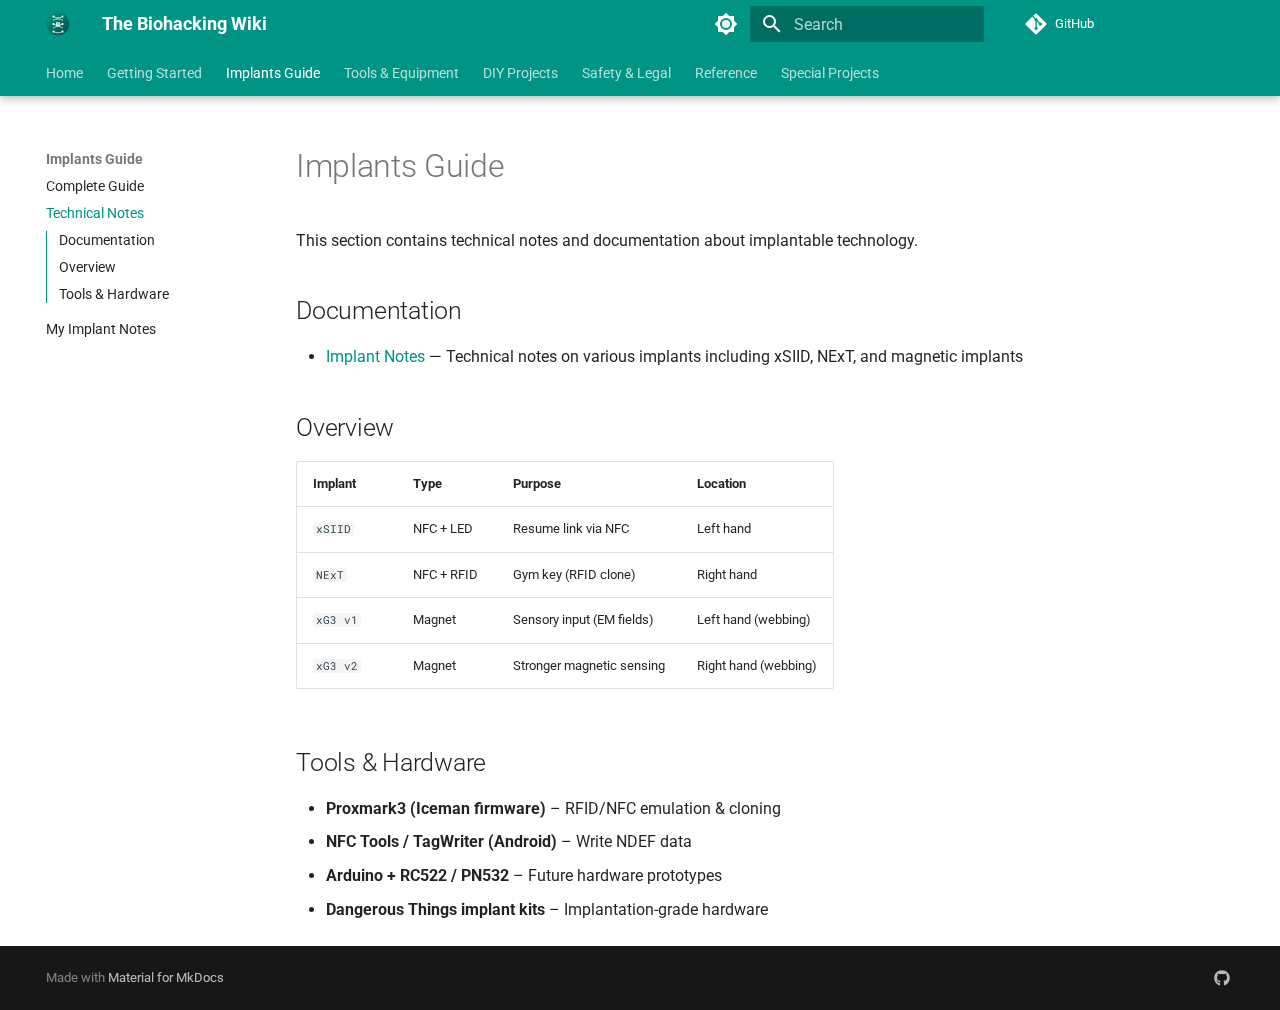
<file: implant-tech-files/index.html>
<!DOCTYPE html><html lang="en" class="no-js"><head>
    
      <meta charset="utf-8">
      <meta name="viewport" content="width=device-width,initial-scale=1">
      
        <meta name="description" content="Your complete guide to human-technology integration, implantable technology, biohacking, and DIY projects.">
      
      
      
        <link rel="canonical" href="https://J9ck.github.io/biohacking-wiki/implant-tech-files/">
      
      
        <link rel="prev" href="../implants-guide/">
      
      
        <link rel="next" href="implant-notes/">
      
      
        
      
      
      <link rel="icon" href="../assets/images/favicon.png">
      <meta name="generator" content="mkdocs-1.6.1, mkdocs-material-9.7.0">
    
    
      
        <title>Technical Notes - The Biohacking Wiki</title>
      
    
    
      <link rel="stylesheet" href="../assets/stylesheets/main.618322db.min.css">
      
        
        <link rel="stylesheet" href="../assets/stylesheets/palette.ab4e12ef.min.css">
      
      


    
    
      
    
    
      
        
        
        <link rel="preconnect" href="https://fonts.gstatic.com" crossorigin>
        <link rel="stylesheet" href="https://fonts.googleapis.com/css?family=Roboto:300,300i,400,400i,700,700i%7CRoboto+Mono:400,400i,700,700i&amp;display=fallback">
        <style>:root{--md-text-font:"Roboto";--md-code-font:"Roboto Mono"}</style>
      
    
    
      <link rel="stylesheet" href="../assets/stylesheets/extra.css">
    
    <script>__md_scope=new URL("..",location),__md_hash=e=>[...e].reduce(((e,_)=>(e<<5)-e+_.charCodeAt(0)),0),__md_get=(e,_=localStorage,t=__md_scope)=>JSON.parse(_.getItem(t.pathname+"."+e)),__md_set=(e,_,t=localStorage,a=__md_scope)=>{try{t.setItem(a.pathname+"."+e,JSON.stringify(_))}catch(e){}}</script>
    
      

    
    
  <link href="../assets/stylesheets/glightbox.min.css" rel="stylesheet"><script src="../assets/javascripts/glightbox.min.js"></script><style id="glightbox-style">
            html.glightbox-open { overflow: initial; height: 100%; }
            .gslide-title { margin-top: 0px; user-select: text; }
            .gslide-desc { color: #666; user-select: text; }
            .gslide-image img { background: white; }
            .gscrollbar-fixer { padding-right: 15px; }
            .gdesc-inner { font-size: 0.75rem; }
            body[data-md-color-scheme="slate"] .gdesc-inner { background: var(--md-default-bg-color); }
            body[data-md-color-scheme="slate"] .gslide-title { color: var(--md-default-fg-color); }
            body[data-md-color-scheme="slate"] .gslide-desc { color: var(--md-default-fg-color); }
        </style></head>
  
  
    
    
      
    
    
    
    
    <body dir="ltr" data-md-color-scheme="default" data-md-color-primary="teal" data-md-color-accent="deep-purple">
  
    
    <input class="md-toggle" data-md-toggle="drawer" type="checkbox" id="__drawer" autocomplete="off">
    <input class="md-toggle" data-md-toggle="search" type="checkbox" id="__search" autocomplete="off">
    <label class="md-overlay" for="__drawer"></label>
    <div data-md-component="skip">
      
        
        <a href="#implants-guide" class="md-skip">
          Skip to content
        </a>
      
    </div>
    <div data-md-component="announce">
      
    </div>
    
    
      

  

<header class="md-header md-header--shadow md-header--lifted" data-md-component="header">
  <nav class="md-header__inner md-grid" aria-label="Header">
    <a href=".." title="The Biohacking Wiki" class="md-header__button md-logo" aria-label="The Biohacking Wiki" data-md-component="logo">
      
  <img src="../assets/images/logo.svg" alt="logo">

    </a>
    <label class="md-header__button md-icon" for="__drawer">
      
      <svg xmlns="http://www.w3.org/2000/svg" viewBox="0 0 24 24"><path d="M3 6h18v2H3zm0 5h18v2H3zm0 5h18v2H3z"></path></svg>
    </label>
    <div class="md-header__title" data-md-component="header-title">
      <div class="md-header__ellipsis">
        <div class="md-header__topic">
          <span class="md-ellipsis">
            The Biohacking Wiki
          </span>
        </div>
        <div class="md-header__topic" data-md-component="header-topic">
          <span class="md-ellipsis">
            
              Technical Notes
            
          </span>
        </div>
      </div>
    </div>
    
      
        <form class="md-header__option" data-md-component="palette">
  
    
    
    
    <input class="md-option" data-md-color-media="(prefers-color-scheme: light)" data-md-color-scheme="default" data-md-color-primary="teal" data-md-color-accent="deep-purple" aria-label="Switch to dark mode" type="radio" name="__palette" id="__palette_0">
    
      <label class="md-header__button md-icon" title="Switch to dark mode" for="__palette_1" hidden>
        <svg xmlns="http://www.w3.org/2000/svg" viewBox="0 0 24 24"><path d="M12 8a4 4 0 0 0-4 4 4 4 0 0 0 4 4 4 4 0 0 0 4-4 4 4 0 0 0-4-4m0 10a6 6 0 0 1-6-6 6 6 0 0 1 6-6 6 6 0 0 1 6 6 6 6 0 0 1-6 6m8-9.31V4h-4.69L12 .69 8.69 4H4v4.69L.69 12 4 15.31V20h4.69L12 23.31 15.31 20H20v-4.69L23.31 12z"></path></svg>
      </label>
    
  
    
    
    
    <input class="md-option" data-md-color-media="(prefers-color-scheme: dark)" data-md-color-scheme="slate" data-md-color-primary="teal" data-md-color-accent="lime" aria-label="Switch to light mode" type="radio" name="__palette" id="__palette_1">
    
      <label class="md-header__button md-icon" title="Switch to light mode" for="__palette_0" hidden>
        <svg xmlns="http://www.w3.org/2000/svg" viewBox="0 0 24 24"><path d="M12 18c-.89 0-1.74-.2-2.5-.55C11.56 16.5 13 14.42 13 12s-1.44-4.5-3.5-5.45C10.26 6.2 11.11 6 12 6a6 6 0 0 1 6 6 6 6 0 0 1-6 6m8-9.31V4h-4.69L12 .69 8.69 4H4v4.69L.69 12 4 15.31V20h4.69L12 23.31 15.31 20H20v-4.69L23.31 12z"></path></svg>
      </label>
    
  
</form>
      
    
    
      <script>var palette=__md_get("__palette");if(palette&&palette.color){if("(prefers-color-scheme)"===palette.color.media){var media=matchMedia("(prefers-color-scheme: light)"),input=document.querySelector(media.matches?"[data-md-color-media='(prefers-color-scheme: light)']":"[data-md-color-media='(prefers-color-scheme: dark)']");palette.color.media=input.getAttribute("data-md-color-media"),palette.color.scheme=input.getAttribute("data-md-color-scheme"),palette.color.primary=input.getAttribute("data-md-color-primary"),palette.color.accent=input.getAttribute("data-md-color-accent")}for(var[key,value]of Object.entries(palette.color))document.body.setAttribute("data-md-color-"+key,value)}</script>
    
    
    
      
      
        <label class="md-header__button md-icon" for="__search">
          
          <svg xmlns="http://www.w3.org/2000/svg" viewBox="0 0 24 24"><path d="M9.5 3A6.5 6.5 0 0 1 16 9.5c0 1.61-.59 3.09-1.56 4.23l.27.27h.79l5 5-1.5 1.5-5-5v-.79l-.27-.27A6.52 6.52 0 0 1 9.5 16 6.5 6.5 0 0 1 3 9.5 6.5 6.5 0 0 1 9.5 3m0 2C7 5 5 7 5 9.5S7 14 9.5 14 14 12 14 9.5 12 5 9.5 5"></path></svg>
        </label>
        <div class="md-search" data-md-component="search" role="dialog">
  <label class="md-search__overlay" for="__search"></label>
  <div class="md-search__inner" role="search">
    <form class="md-search__form" name="search">
      <input type="text" class="md-search__input" name="query" aria-label="Search" placeholder="Search" autocapitalize="off" autocorrect="off" autocomplete="off" spellcheck="false" data-md-component="search-query" required>
      <label class="md-search__icon md-icon" for="__search">
        
        <svg xmlns="http://www.w3.org/2000/svg" viewBox="0 0 24 24"><path d="M9.5 3A6.5 6.5 0 0 1 16 9.5c0 1.61-.59 3.09-1.56 4.23l.27.27h.79l5 5-1.5 1.5-5-5v-.79l-.27-.27A6.52 6.52 0 0 1 9.5 16 6.5 6.5 0 0 1 3 9.5 6.5 6.5 0 0 1 9.5 3m0 2C7 5 5 7 5 9.5S7 14 9.5 14 14 12 14 9.5 12 5 9.5 5"></path></svg>
        
        <svg xmlns="http://www.w3.org/2000/svg" viewBox="0 0 24 24"><path d="M20 11v2H8l5.5 5.5-1.42 1.42L4.16 12l7.92-7.92L13.5 5.5 8 11z"></path></svg>
      </label>
      <nav class="md-search__options" aria-label="Search">
        
          <a href="javascript:void(0)" class="md-search__icon md-icon" title="Share" aria-label="Share" data-clipboard data-clipboard-text="" data-md-component="search-share" tabindex="-1">
            
            <svg xmlns="http://www.w3.org/2000/svg" viewBox="0 0 24 24"><path d="M18 16.08c-.76 0-1.44.3-1.96.77L8.91 12.7c.05-.23.09-.46.09-.7s-.04-.47-.09-.7l7.05-4.11c.54.5 1.25.81 2.04.81a3 3 0 0 0 3-3 3 3 0 0 0-3-3 3 3 0 0 0-3 3c0 .24.04.47.09.7L8.04 9.81C7.5 9.31 6.79 9 6 9a3 3 0 0 0-3 3 3 3 0 0 0 3 3c.79 0 1.5-.31 2.04-.81l7.12 4.15c-.05.21-.08.43-.08.66 0 1.61 1.31 2.91 2.92 2.91s2.92-1.3 2.92-2.91A2.92 2.92 0 0 0 18 16.08"></path></svg>
          </a>
        
        <button type="reset" class="md-search__icon md-icon" title="Clear" aria-label="Clear" tabindex="-1">
          
          <svg xmlns="http://www.w3.org/2000/svg" viewBox="0 0 24 24"><path d="M19 6.41 17.59 5 12 10.59 6.41 5 5 6.41 10.59 12 5 17.59 6.41 19 12 13.41 17.59 19 19 17.59 13.41 12z"></path></svg>
        </button>
      </nav>
      
        <div class="md-search__suggest" data-md-component="search-suggest"></div>
      
    </form>
    <div class="md-search__output">
      <div class="md-search__scrollwrap" tabindex="0" data-md-scrollfix>
        <div class="md-search-result" data-md-component="search-result">
          <div class="md-search-result__meta">
            Initializing search
          </div>
          <ol class="md-search-result__list" role="presentation"></ol>
        </div>
      </div>
    </div>
  </div>
</div>
      
    
    
      <div class="md-header__source">
        <a href="https://github.com/J9ck/biohacking-wiki" title="Go to repository" class="md-source" data-md-component="source">
  <div class="md-source__icon md-icon">
    
    <svg xmlns="http://www.w3.org/2000/svg" viewBox="0 0 448 512"><!--! Font Awesome Free 7.1.0 by @fontawesome - https://fontawesome.com License - https://fontawesome.com/license/free (Icons: CC BY 4.0, Fonts: SIL OFL 1.1, Code: MIT License) Copyright 2025 Fonticons, Inc.--><path d="M439.6 236.1 244 40.5c-5.4-5.5-12.8-8.5-20.4-8.5s-15 3-20.4 8.4L162.5 81l51.5 51.5c27.1-9.1 52.7 16.8 43.4 43.7l49.7 49.7c34.2-11.8 61.2 31 35.5 56.7-26.5 26.5-70.2-2.9-56-37.3L240.3 199v121.9c25.3 12.5 22.3 41.8 9.1 55-6.4 6.4-15.2 10.1-24.3 10.1s-17.8-3.6-24.3-10.1c-17.6-17.6-11.1-46.9 11.2-56v-123c-20.8-8.5-24.6-30.7-18.6-45L142.6 101 8.5 235.1C3 240.6 0 247.9 0 255.5s3 15 8.5 20.4l195.6 195.7c5.4 5.4 12.7 8.4 20.4 8.4s15-3 20.4-8.4l194.7-194.7c5.4-5.4 8.4-12.8 8.4-20.4s-3-15-8.4-20.4"></path></svg>
  </div>
  <div class="md-source__repository">
    GitHub
  </div>
</a>
      </div>
    
  </nav>
  
    
      
<nav class="md-tabs" aria-label="Tabs" data-md-component="tabs">
  <div class="md-grid">
    <ul class="md-tabs__list">
      
        
  
  
  
  
    <li class="md-tabs__item">
      <a href=".." class="md-tabs__link">
        
  
  
    
  
  Home

      </a>
    </li>
  

      
        
  
  
  
  
    
    
      <li class="md-tabs__item">
        <a href="../getting-started/" class="md-tabs__link">
          
  
  
  Getting Started

        </a>
      </li>
    
  

      
        
  
  
  
    
  
  
    
    
      <li class="md-tabs__item md-tabs__item--active">
        <a href="../implants-guide/" class="md-tabs__link">
          
  
  
  Implants Guide

        </a>
      </li>
    
  

      
        
  
  
  
  
    <li class="md-tabs__item">
      <a href="../tools-and-equipment/" class="md-tabs__link">
        
  
  
    
  
  Tools &amp; Equipment

      </a>
    </li>
  

      
        
  
  
  
  
    <li class="md-tabs__item">
      <a href="../diy-projects/" class="md-tabs__link">
        
  
  
    
  
  DIY Projects

      </a>
    </li>
  

      
        
  
  
  
  
    <li class="md-tabs__item">
      <a href="../safety-and-legal/" class="md-tabs__link">
        
  
  
    
  
  Safety &amp; Legal

      </a>
    </li>
  

      
        
  
  
  
  
    
    
      <li class="md-tabs__item">
        <a href="../glossary/" class="md-tabs__link">
          
  
  
  Reference

        </a>
      </li>
    
  

      
        
  
  
  
  
    
    
      <li class="md-tabs__item">
        <a href="../pegleg/" class="md-tabs__link">
          
  
  
  Special Projects

        </a>
      </li>
    
  

      
    </ul>
  </div>
</nav>
    
  
</header>
    
    <div class="md-container" data-md-component="container">
      
      
        
      
      <main class="md-main" data-md-component="main">
        <div class="md-main__inner md-grid">
          
            
              
              <div class="md-sidebar md-sidebar--primary" data-md-component="sidebar" data-md-type="navigation">
                <div class="md-sidebar__scrollwrap">
                  <div class="md-sidebar__inner">
                    


  


  

<nav class="md-nav md-nav--primary md-nav--lifted md-nav--integrated" aria-label="Navigation" data-md-level="0">
  <label class="md-nav__title" for="__drawer">
    <a href=".." title="The Biohacking Wiki" class="md-nav__button md-logo" aria-label="The Biohacking Wiki" data-md-component="logo">
      
  <img src="../assets/images/logo.svg" alt="logo">

    </a>
    The Biohacking Wiki
  </label>
  
    <div class="md-nav__source">
      <a href="https://github.com/J9ck/biohacking-wiki" title="Go to repository" class="md-source" data-md-component="source">
  <div class="md-source__icon md-icon">
    
    <svg xmlns="http://www.w3.org/2000/svg" viewBox="0 0 448 512"><!--! Font Awesome Free 7.1.0 by @fontawesome - https://fontawesome.com License - https://fontawesome.com/license/free (Icons: CC BY 4.0, Fonts: SIL OFL 1.1, Code: MIT License) Copyright 2025 Fonticons, Inc.--><path d="M439.6 236.1 244 40.5c-5.4-5.5-12.8-8.5-20.4-8.5s-15 3-20.4 8.4L162.5 81l51.5 51.5c27.1-9.1 52.7 16.8 43.4 43.7l49.7 49.7c34.2-11.8 61.2 31 35.5 56.7-26.5 26.5-70.2-2.9-56-37.3L240.3 199v121.9c25.3 12.5 22.3 41.8 9.1 55-6.4 6.4-15.2 10.1-24.3 10.1s-17.8-3.6-24.3-10.1c-17.6-17.6-11.1-46.9 11.2-56v-123c-20.8-8.5-24.6-30.7-18.6-45L142.6 101 8.5 235.1C3 240.6 0 247.9 0 255.5s3 15 8.5 20.4l195.6 195.7c5.4 5.4 12.7 8.4 20.4 8.4s15-3 20.4-8.4l194.7-194.7c5.4-5.4 8.4-12.8 8.4-20.4s-3-15-8.4-20.4"></path></svg>
  </div>
  <div class="md-source__repository">
    GitHub
  </div>
</a>
    </div>
  
  <ul class="md-nav__list" data-md-scrollfix>
    
      
      
  
  
  
  
    <li class="md-nav__item">
      <a href=".." class="md-nav__link">
        
  
  
  <span class="md-ellipsis">
    
  
    Home
  

    
  </span>
  
  

      </a>
    </li>
  

    
      
      
  
  
  
  
    
    
    
    
      
      
        
      
    
    
    <li class="md-nav__item md-nav__item--nested">
      
        
        
          
        
        <input class="md-nav__toggle md-toggle md-toggle--indeterminate" type="checkbox" id="__nav_2">
        
          
          <label class="md-nav__link" for="__nav_2" id="__nav_2_label" tabindex="0">
            
  
  
  <span class="md-ellipsis">
    
  
    Getting Started
  

    
  </span>
  
  

            <span class="md-nav__icon md-icon"></span>
          </label>
        
        <nav class="md-nav" data-md-level="1" aria-labelledby="__nav_2_label" aria-expanded="false">
          <label class="md-nav__title" for="__nav_2">
            <span class="md-nav__icon md-icon"></span>
            
  
    Getting Started
  

          </label>
          <ul class="md-nav__list" data-md-scrollfix>
            
              
                
  
  
  
  
    <li class="md-nav__item">
      <a href="../getting-started/" class="md-nav__link">
        
  
  
  <span class="md-ellipsis">
    
  
    Introduction
  

    
  </span>
  
  

      </a>
    </li>
  

              
            
              
                
  
  
  
  
    <li class="md-nav__item">
      <a href="../biohacking-history/" class="md-nav__link">
        
  
  
  <span class="md-ellipsis">
    
  
    Biohacking History
  

    
  </span>
  
  

      </a>
    </li>
  

              
            
          </ul>
        </nav>
      
    </li>
  

    
      
      
  
  
    
  
  
  
    
    
    
    
      
        
        
      
      
        
      
    
    
    <li class="md-nav__item md-nav__item--active md-nav__item--section md-nav__item--nested">
      
        
        
        <input class="md-nav__toggle md-toggle " type="checkbox" id="__nav_3" checked>
        
          
          <label class="md-nav__link" for="__nav_3" id="__nav_3_label" tabindex="">
            
  
  
  <span class="md-ellipsis">
    
  
    Implants Guide
  

    
  </span>
  
  

            <span class="md-nav__icon md-icon"></span>
          </label>
        
        <nav class="md-nav" data-md-level="1" aria-labelledby="__nav_3_label" aria-expanded="true">
          <label class="md-nav__title" for="__nav_3">
            <span class="md-nav__icon md-icon"></span>
            
  
    Implants Guide
  

          </label>
          <ul class="md-nav__list" data-md-scrollfix>
            
              
                
  
  
  
  
    <li class="md-nav__item">
      <a href="../implants-guide/" class="md-nav__link">
        
  
  
  <span class="md-ellipsis">
    
  
    Complete Guide
  

    
  </span>
  
  

      </a>
    </li>
  

              
            
              
                
  
  
    
  
  
  
    <li class="md-nav__item md-nav__item--active">
      
      <input class="md-nav__toggle md-toggle" type="checkbox" id="__toc">
      
      
        
      
      
        <label class="md-nav__link md-nav__link--active" for="__toc">
          
  
  
  <span class="md-ellipsis">
    
  
    Technical Notes
  

    
  </span>
  
  

          <span class="md-nav__icon md-icon"></span>
        </label>
      
      <a href="./" class="md-nav__link md-nav__link--active">
        
  
  
  <span class="md-ellipsis">
    
  
    Technical Notes
  

    
  </span>
  
  

      </a>
      
        

<nav class="md-nav md-nav--secondary" aria-label="Table of contents">
  
  
  
    
  
  
    <label class="md-nav__title" for="__toc">
      <span class="md-nav__icon md-icon"></span>
      Table of contents
    </label>
    <ul class="md-nav__list" data-md-component="toc" data-md-scrollfix>
      
        <li class="md-nav__item">
  <a href="#documentation" class="md-nav__link">
    <span class="md-ellipsis">
      
        Documentation
      
    </span>
  </a>
  
</li>
      
        <li class="md-nav__item">
  <a href="#overview" class="md-nav__link">
    <span class="md-ellipsis">
      
        Overview
      
    </span>
  </a>
  
</li>
      
        <li class="md-nav__item">
  <a href="#tools-hardware" class="md-nav__link">
    <span class="md-ellipsis">
      
        Tools &amp; Hardware
      
    </span>
  </a>
  
</li>
      
    </ul>
  
</nav>
      
    </li>
  

              
            
              
                
  
  
  
  
    <li class="md-nav__item">
      <a href="implant-notes/" class="md-nav__link">
        
  
  
  <span class="md-ellipsis">
    
  
    My Implant Notes
  

    
  </span>
  
  

      </a>
    </li>
  

              
            
          </ul>
        </nav>
      
    </li>
  

    
      
      
  
  
  
  
    <li class="md-nav__item">
      <a href="../tools-and-equipment/" class="md-nav__link">
        
  
  
  <span class="md-ellipsis">
    
  
    Tools &amp; Equipment
  

    
  </span>
  
  

      </a>
    </li>
  

    
      
      
  
  
  
  
    <li class="md-nav__item">
      <a href="../diy-projects/" class="md-nav__link">
        
  
  
  <span class="md-ellipsis">
    
  
    DIY Projects
  

    
  </span>
  
  

      </a>
    </li>
  

    
      
      
  
  
  
  
    <li class="md-nav__item">
      <a href="../safety-and-legal/" class="md-nav__link">
        
  
  
  <span class="md-ellipsis">
    
  
    Safety &amp; Legal
  

    
  </span>
  
  

      </a>
    </li>
  

    
      
      
  
  
  
  
    
    
    
    
      
      
        
      
    
    
    <li class="md-nav__item md-nav__item--nested">
      
        
        
          
        
        <input class="md-nav__toggle md-toggle md-toggle--indeterminate" type="checkbox" id="__nav_7">
        
          
          <label class="md-nav__link" for="__nav_7" id="__nav_7_label" tabindex="0">
            
  
  
  <span class="md-ellipsis">
    
  
    Reference
  

    
  </span>
  
  

            <span class="md-nav__icon md-icon"></span>
          </label>
        
        <nav class="md-nav" data-md-level="1" aria-labelledby="__nav_7_label" aria-expanded="false">
          <label class="md-nav__title" for="__nav_7">
            <span class="md-nav__icon md-icon"></span>
            
  
    Reference
  

          </label>
          <ul class="md-nav__list" data-md-scrollfix>
            
              
                
  
  
  
  
    <li class="md-nav__item">
      <a href="../glossary/" class="md-nav__link">
        
  
  
  <span class="md-ellipsis">
    
  
    Glossary
  

    
  </span>
  
  

      </a>
    </li>
  

              
            
              
                
  
  
  
  
    <li class="md-nav__item">
      <a href="../resources/" class="md-nav__link">
        
  
  
  <span class="md-ellipsis">
    
  
    Resources
  

    
  </span>
  
  

      </a>
    </li>
  

              
            
          </ul>
        </nav>
      
    </li>
  

    
      
      
  
  
  
  
    
    
    
    
      
      
        
      
    
    
    <li class="md-nav__item md-nav__item--nested">
      
        
        
          
        
        <input class="md-nav__toggle md-toggle md-toggle--indeterminate" type="checkbox" id="__nav_8">
        
          
          <label class="md-nav__link" for="__nav_8" id="__nav_8_label" tabindex="0">
            
  
  
  <span class="md-ellipsis">
    
  
    Special Projects
  

    
  </span>
  
  

            <span class="md-nav__icon md-icon"></span>
          </label>
        
        <nav class="md-nav" data-md-level="1" aria-labelledby="__nav_8_label" aria-expanded="false">
          <label class="md-nav__title" for="__nav_8">
            <span class="md-nav__icon md-icon"></span>
            
  
    Special Projects
  

          </label>
          <ul class="md-nav__list" data-md-scrollfix>
            
              
                
  
  
  
  
    <li class="md-nav__item">
      <a href="../pegleg/" class="md-nav__link">
        
  
  
  <span class="md-ellipsis">
    
  
    PegLeg Project
  

    
  </span>
  
  

      </a>
    </li>
  

              
            
          </ul>
        </nav>
      
    </li>
  

    
  </ul>
</nav>
                  </div>
                </div>
              </div>
            
            
          
          
            <div class="md-content" data-md-component="content">
              
              <article class="md-content__inner md-typeset">
                
                  


  
  


<h1 id="implants-guide">Implants Guide<a class="headerlink" href="#implants-guide" title="Permanent link">¶</a></h1>
<p>This section contains technical notes and documentation about implantable technology.</p>
<h2 id="documentation">Documentation<a class="headerlink" href="#documentation" title="Permanent link">¶</a></h2>
<ul>
<li><a href="implant-notes/">Implant Notes</a> — Technical notes on various implants including xSIID, NExT, and magnetic implants</li>
</ul>
<h2 id="overview">Overview<a class="headerlink" href="#overview" title="Permanent link">¶</a></h2>
<table>
<thead>
<tr>
<th>Implant</th>
<th>Type</th>
<th>Purpose</th>
<th>Location</th>
</tr>
</thead>
<tbody>
<tr>
<td><code>xSIID</code></td>
<td>NFC + LED</td>
<td>Resume link via NFC</td>
<td>Left hand</td>
</tr>
<tr>
<td><code>NExT</code></td>
<td>NFC + RFID</td>
<td>Gym key (RFID clone)</td>
<td>Right hand</td>
</tr>
<tr>
<td><code>xG3 v1</code></td>
<td>Magnet</td>
<td>Sensory input (EM fields)</td>
<td>Left hand (webbing)</td>
</tr>
<tr>
<td><code>xG3 v2</code></td>
<td>Magnet</td>
<td>Stronger magnetic sensing</td>
<td>Right hand (webbing)</td>
</tr>
</tbody>
</table>
<h2 id="tools-hardware">Tools &amp; Hardware<a class="headerlink" href="#tools-hardware" title="Permanent link">¶</a></h2>
<ul>
<li><strong>Proxmark3 (Iceman firmware)</strong> – RFID/NFC emulation &amp; cloning</li>
<li><strong>NFC Tools / TagWriter (Android)</strong> – Write NDEF data</li>
<li><strong>Arduino + RC522 / PN532</strong> – Future hardware prototypes</li>
<li><strong>Dangerous Things implant kits</strong> – Implantation-grade hardware</li>
</ul>












                
              </article>
            </div>
          
          
  <script>var tabs=__md_get("__tabs");if(Array.isArray(tabs))e:for(var set of document.querySelectorAll(".tabbed-set")){var labels=set.querySelector(".tabbed-labels");for(var tab of tabs)for(var label of labels.getElementsByTagName("label"))if(label.innerText.trim()===tab){var input=document.getElementById(label.htmlFor);input.checked=!0;continue e}}</script>

<script>var target=document.getElementById(location.hash.slice(1));target&&target.name&&(target.checked=target.name.startsWith("__tabbed_"))</script>
        </div>
        
          <button type="button" class="md-top md-icon" data-md-component="top" hidden>
  
  <svg xmlns="http://www.w3.org/2000/svg" viewBox="0 0 24 24"><path d="M13 20h-2V8l-5.5 5.5-1.42-1.42L12 4.16l7.92 7.92-1.42 1.42L13 8z"></path></svg>
  Back to top
</button>
        
      </main>
      
        <footer class="md-footer">
  
  <div class="md-footer-meta md-typeset">
    <div class="md-footer-meta__inner md-grid">
      <div class="md-copyright">
  
  
    Made with
    <a href="https://squidfunk.github.io/mkdocs-material/" target="_blank" rel="noopener">
      Material for MkDocs
    </a>
  
</div>
      
        
<div class="md-social">
  
    
    
    
    
      
      
    
    <a href="https://github.com/J9ck/biohacking-wiki" target="_blank" rel="noopener" title="github.com" class="md-social__link">
      <svg xmlns="http://www.w3.org/2000/svg" viewBox="0 0 512 512"><!--! Font Awesome Free 7.1.0 by @fontawesome - https://fontawesome.com License - https://fontawesome.com/license/free (Icons: CC BY 4.0, Fonts: SIL OFL 1.1, Code: MIT License) Copyright 2025 Fonticons, Inc.--><path d="M173.9 397.4c0 2-2.3 3.6-5.2 3.6-3.3.3-5.6-1.3-5.6-3.6 0-2 2.3-3.6 5.2-3.6 3-.3 5.6 1.3 5.6 3.6m-31.1-4.5c-.7 2 1.3 4.3 4.3 4.9 2.6 1 5.6 0 6.2-2s-1.3-4.3-4.3-5.2c-2.6-.7-5.5.3-6.2 2.3m44.2-1.7c-2.9.7-4.9 2.6-4.6 4.9.3 2 2.9 3.3 5.9 2.6 2.9-.7 4.9-2.6 4.6-4.6-.3-1.9-3-3.2-5.9-2.9M252.8 8C114.1 8 8 113.3 8 252c0 110.9 69.8 205.8 169.5 239.2 12.8 2.3 17.3-5.6 17.3-12.1 0-6.2-.3-40.4-.3-61.4 0 0-70 15-84.7-29.8 0 0-11.4-29.1-27.8-36.6 0 0-22.9-15.7 1.6-15.4 0 0 24.9 2 38.6 25.8 21.9 38.6 58.6 27.5 72.9 20.9 2.3-16 8.8-27.1 16-33.7-55.9-6.2-112.3-14.3-112.3-110.5 0-27.5 7.6-41.3 23.6-58.9-2.6-6.5-11.1-33.3 2.6-67.9 20.9-6.5 69 27 69 27 20-5.6 41.5-8.5 62.8-8.5s42.8 2.9 62.8 8.5c0 0 48.1-33.6 69-27 13.7 34.7 5.2 61.4 2.6 67.9 16 17.7 25.8 31.5 25.8 58.9 0 96.5-58.9 104.2-114.8 110.5 9.2 7.9 17 22.9 17 46.4 0 33.7-.3 75.4-.3 83.6 0 6.5 4.6 14.4 17.3 12.1C436.2 457.8 504 362.9 504 252 504 113.3 391.5 8 252.8 8M105.2 352.9c-1.3 1-1 3.3.7 5.2 1.6 1.6 3.9 2.3 5.2 1 1.3-1 1-3.3-.7-5.2-1.6-1.6-3.9-2.3-5.2-1m-10.8-8.1c-.7 1.3.3 2.9 2.3 3.9 1.6 1 3.6.7 4.3-.7.7-1.3-.3-2.9-2.3-3.9-2-.6-3.6-.3-4.3.7m32.4 35.6c-1.6 1.3-1 4.3 1.3 6.2 2.3 2.3 5.2 2.6 6.5 1 1.3-1.3.7-4.3-1.3-6.2-2.2-2.3-5.2-2.6-6.5-1m-11.4-14.7c-1.6 1-1.6 3.6 0 5.9s4.3 3.3 5.6 2.3c1.6-1.3 1.6-3.9 0-6.2-1.4-2.3-4-3.3-5.6-2"></path></svg>
    </a>
  
</div>
      
    </div>
  </div>
</footer>
      
    </div>
    <div class="md-dialog" data-md-component="dialog">
      <div class="md-dialog__inner md-typeset"></div>
    </div>
    
    
    
      
      
      <script id="__config" type="application/json">{"annotate": null, "base": "..", "features": ["navigation.instant", "navigation.tracking", "navigation.sections", "navigation.expand", "navigation.top", "navigation.tabs", "navigation.tabs.sticky", "toc.integrate", "search.suggest", "search.highlight", "search.share", "content.code.copy", "content.tabs.link", "announce.dismiss"], "search": "../assets/javascripts/workers/search.7a47a382.min.js", "tags": null, "translations": {"clipboard.copied": "Copied to clipboard", "clipboard.copy": "Copy to clipboard", "search.result.more.one": "1 more on this page", "search.result.more.other": "# more on this page", "search.result.none": "No matching documents", "search.result.one": "1 matching document", "search.result.other": "# matching documents", "search.result.placeholder": "Type to start searching", "search.result.term.missing": "Missing", "select.version": "Select version"}, "version": null}</script>
    
    
      <script src="../assets/javascripts/bundle.e71a0d61.min.js"></script>
      
    
  
<script id="init-glightbox">const lightbox = GLightbox({"touchNavigation": true, "loop": false, "zoomable": true, "draggable": true, "openEffect": "zoom", "closeEffect": "zoom", "slideEffect": "slide"});
document$.subscribe(()=>{ lightbox.reload(); });
</script></body></html>
</file>
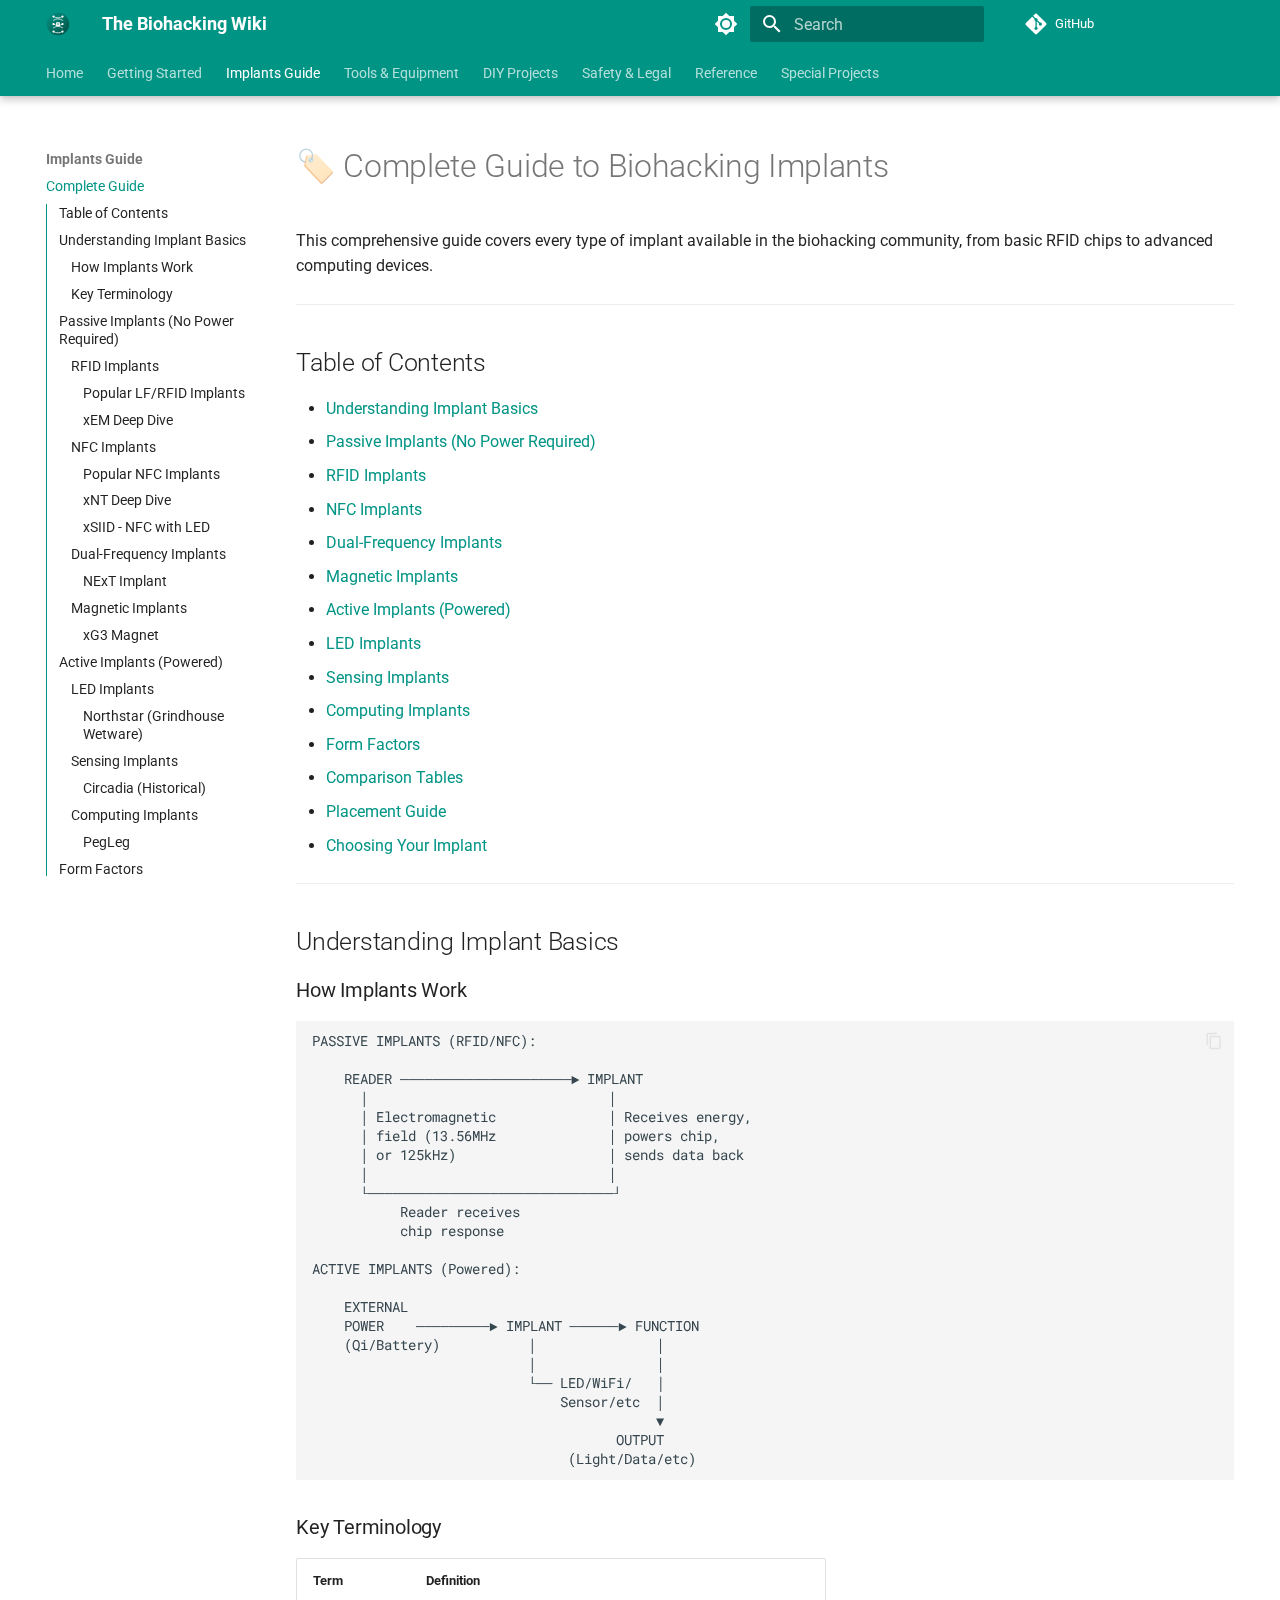
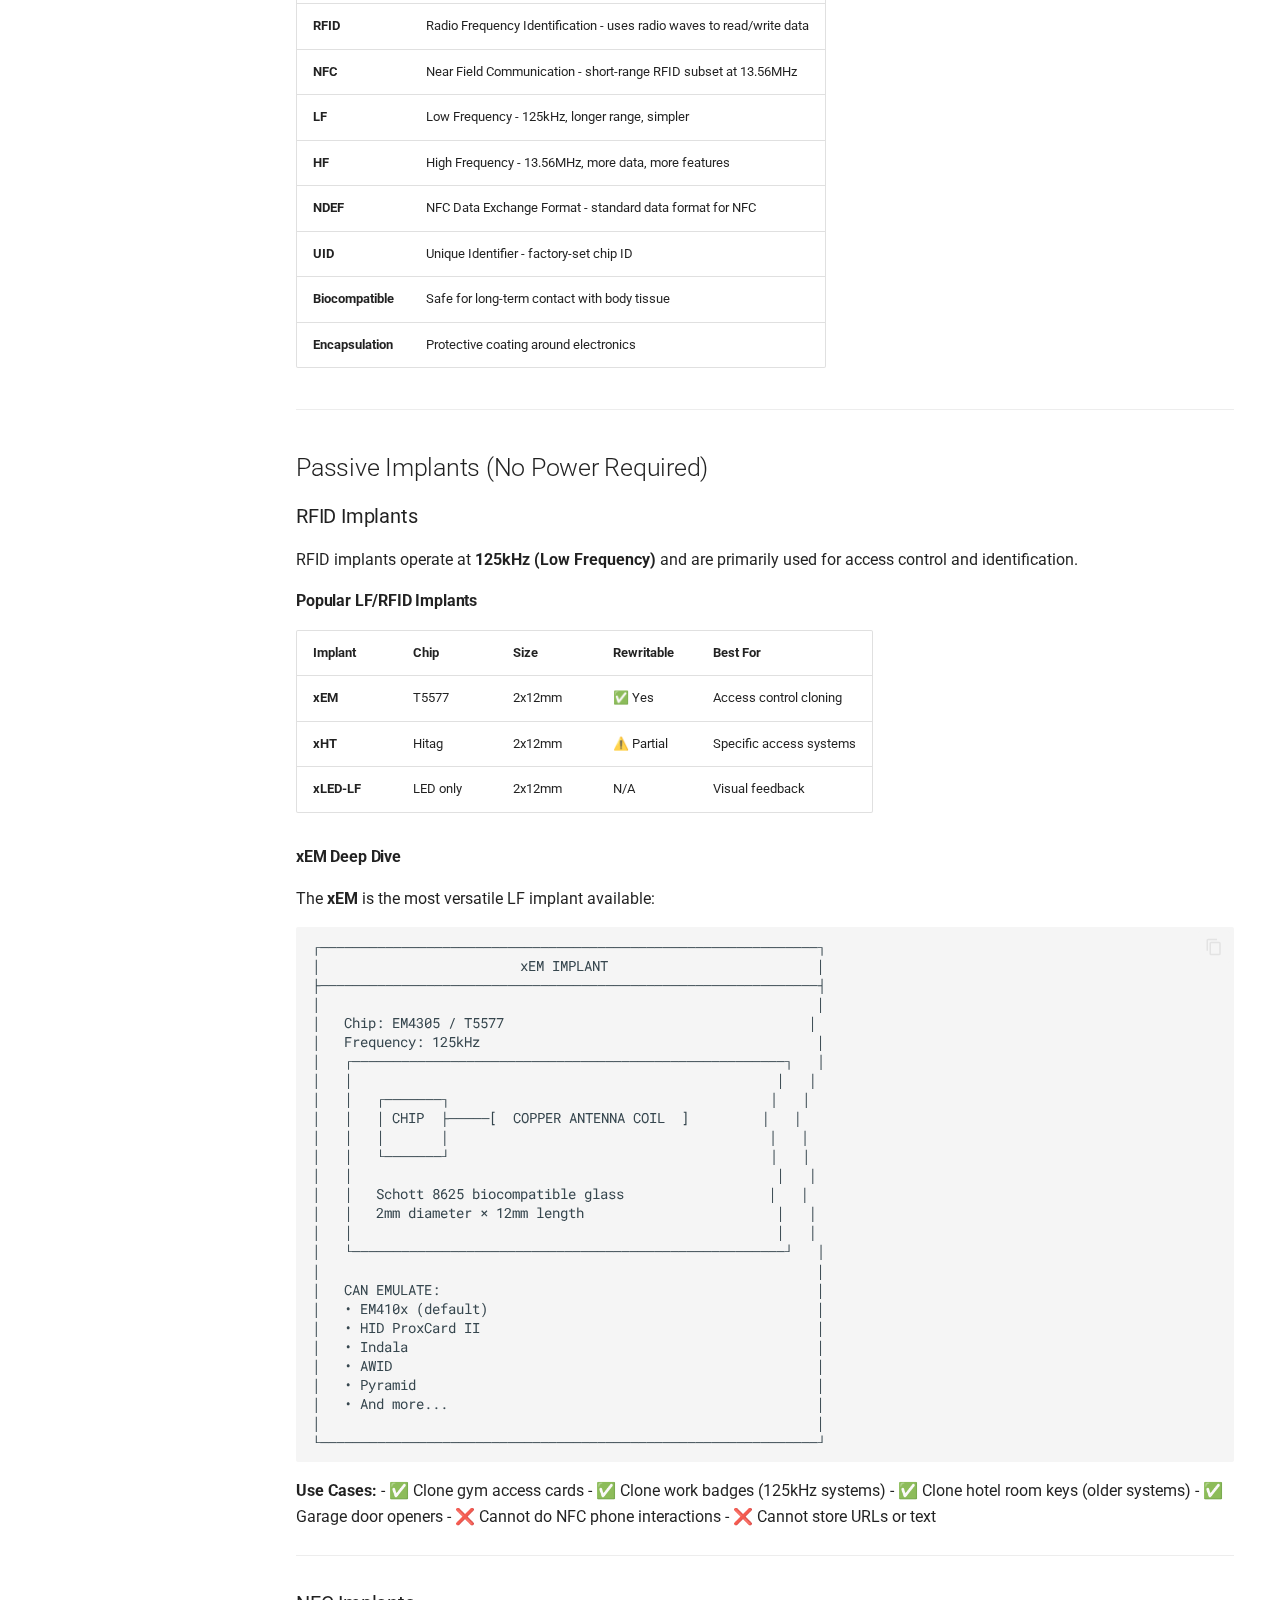
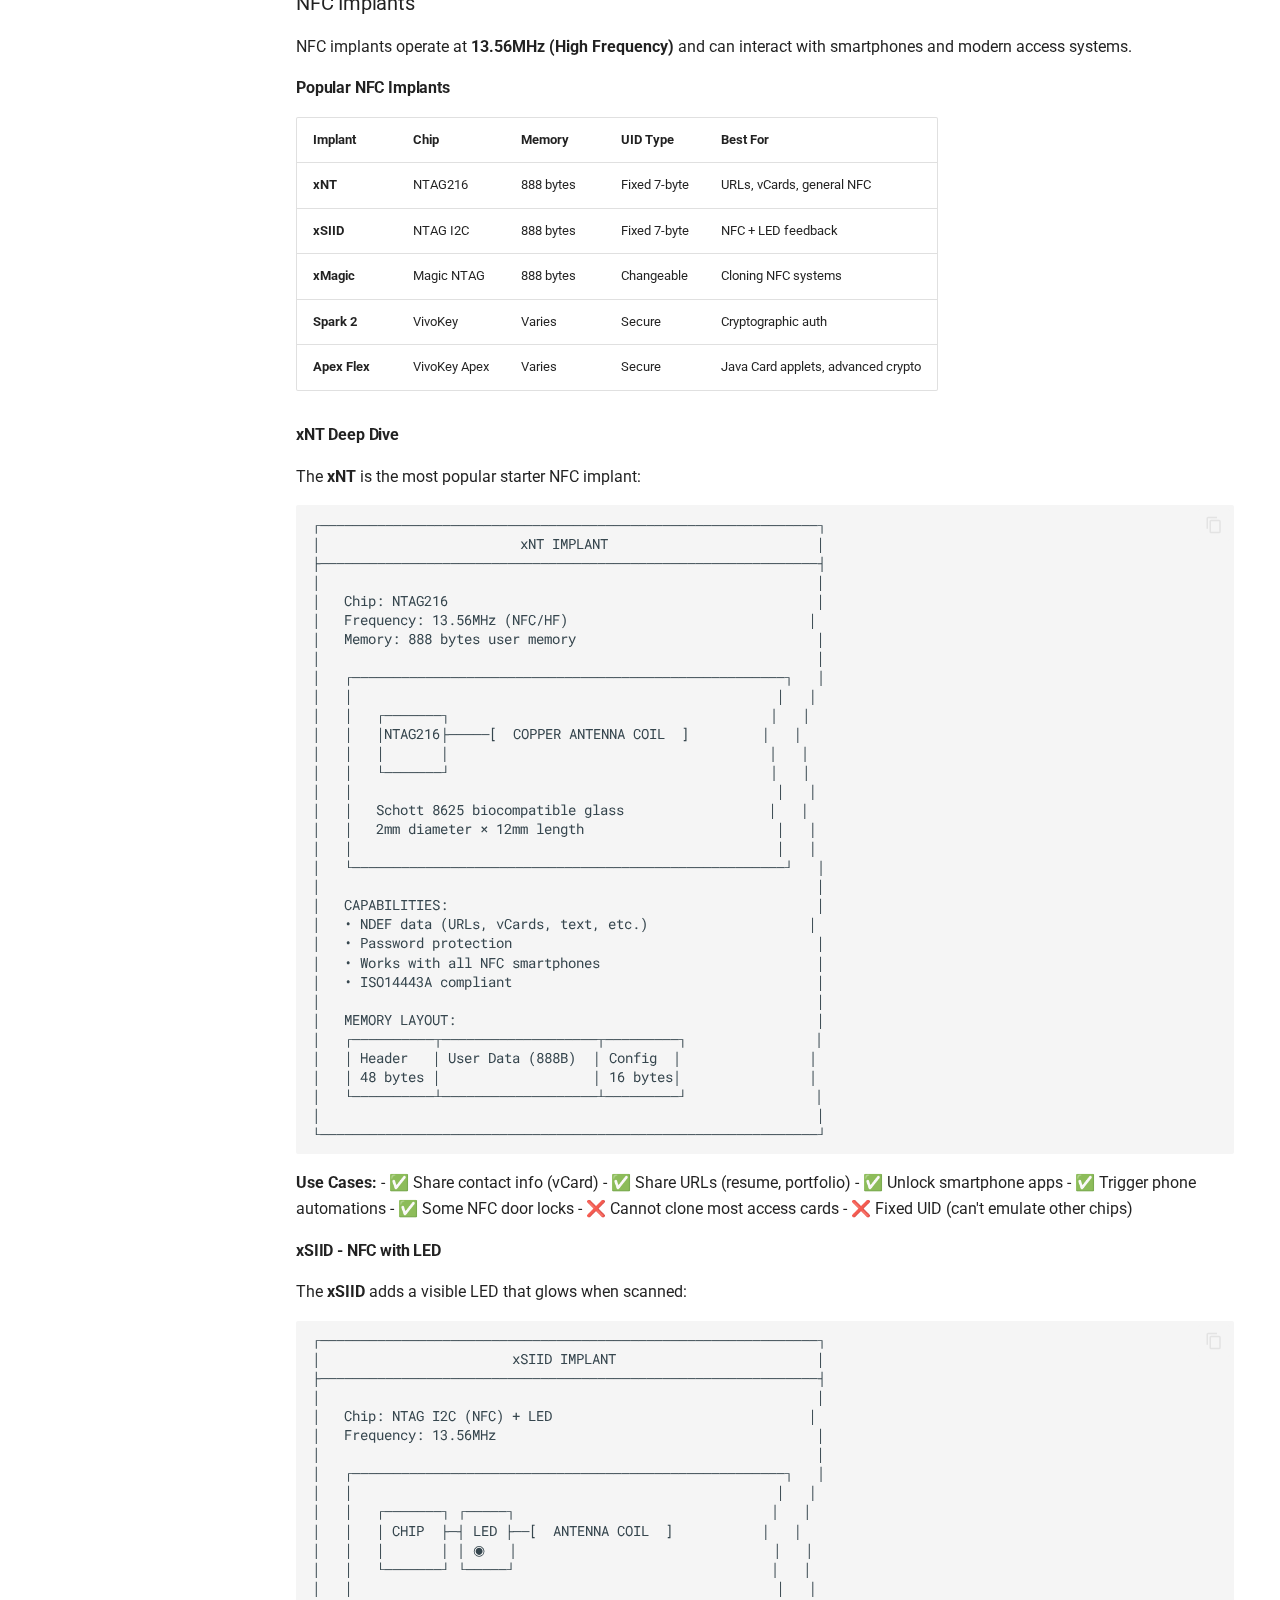
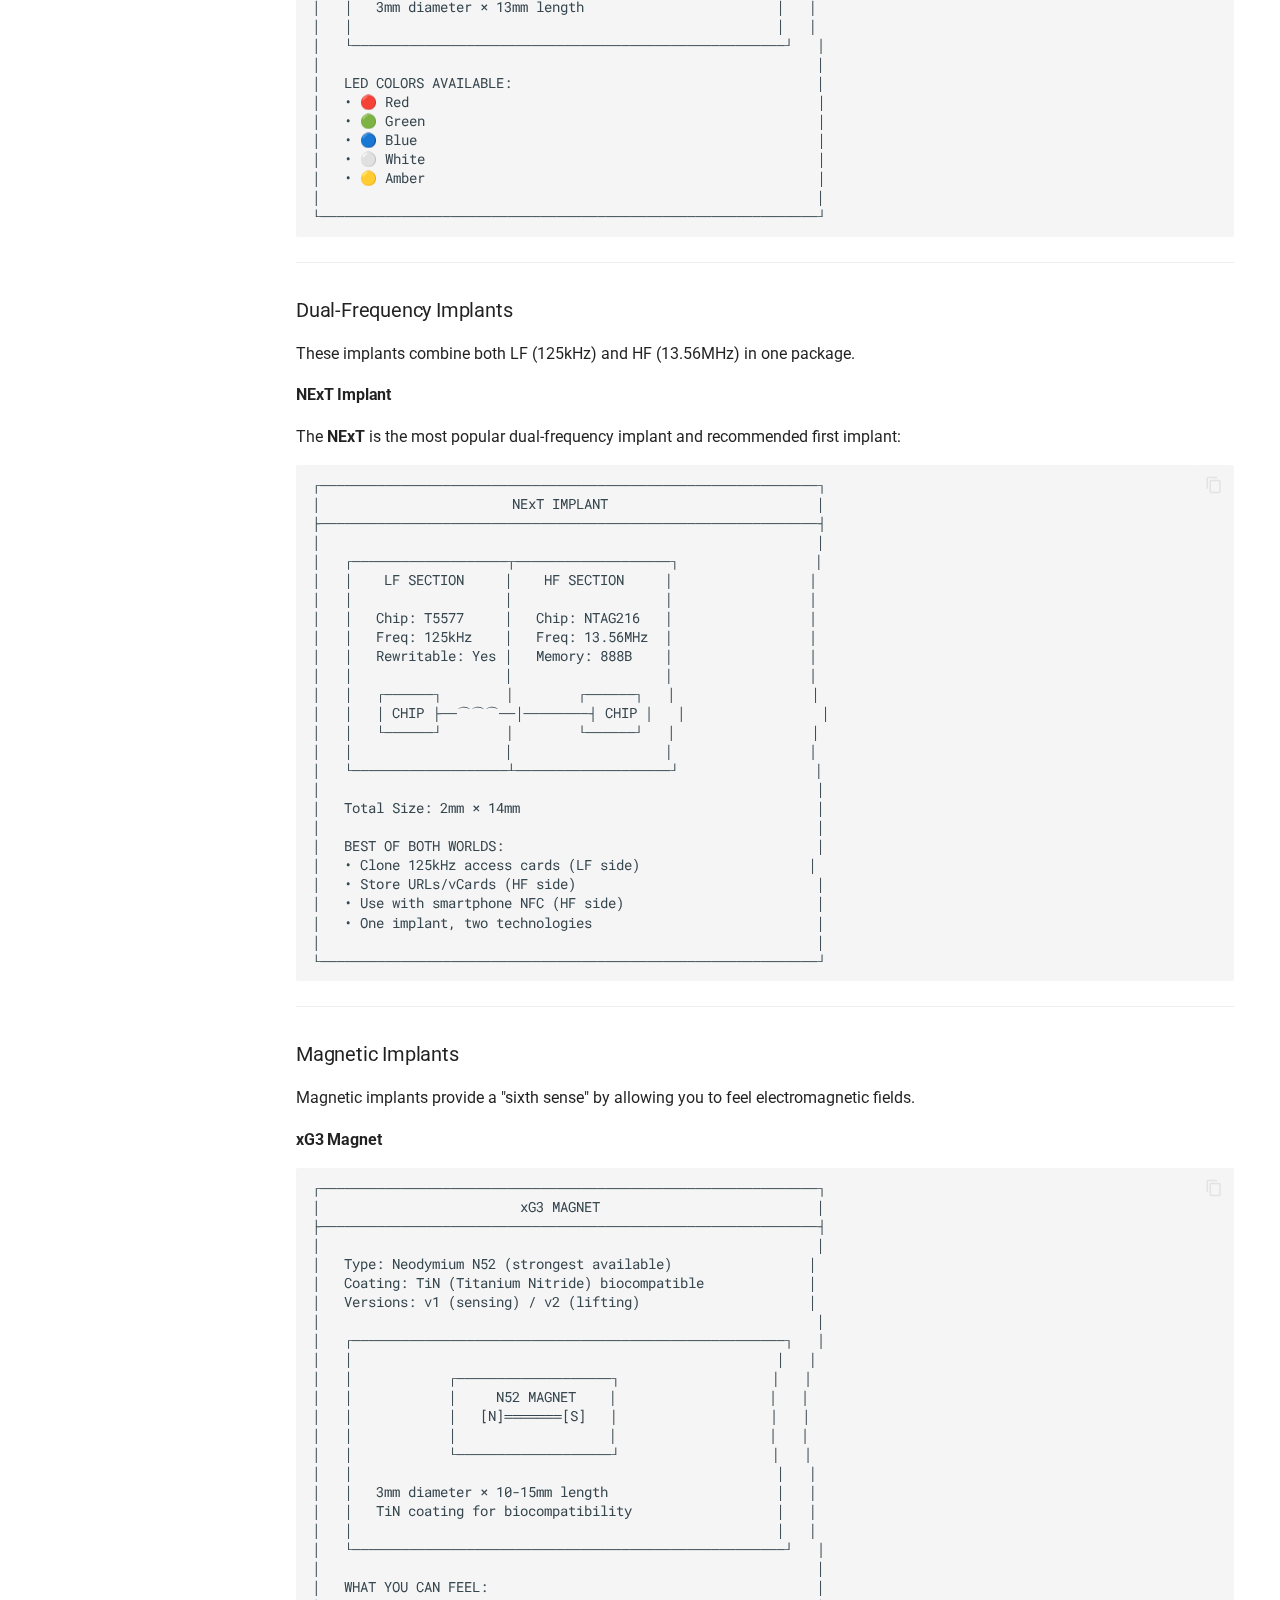
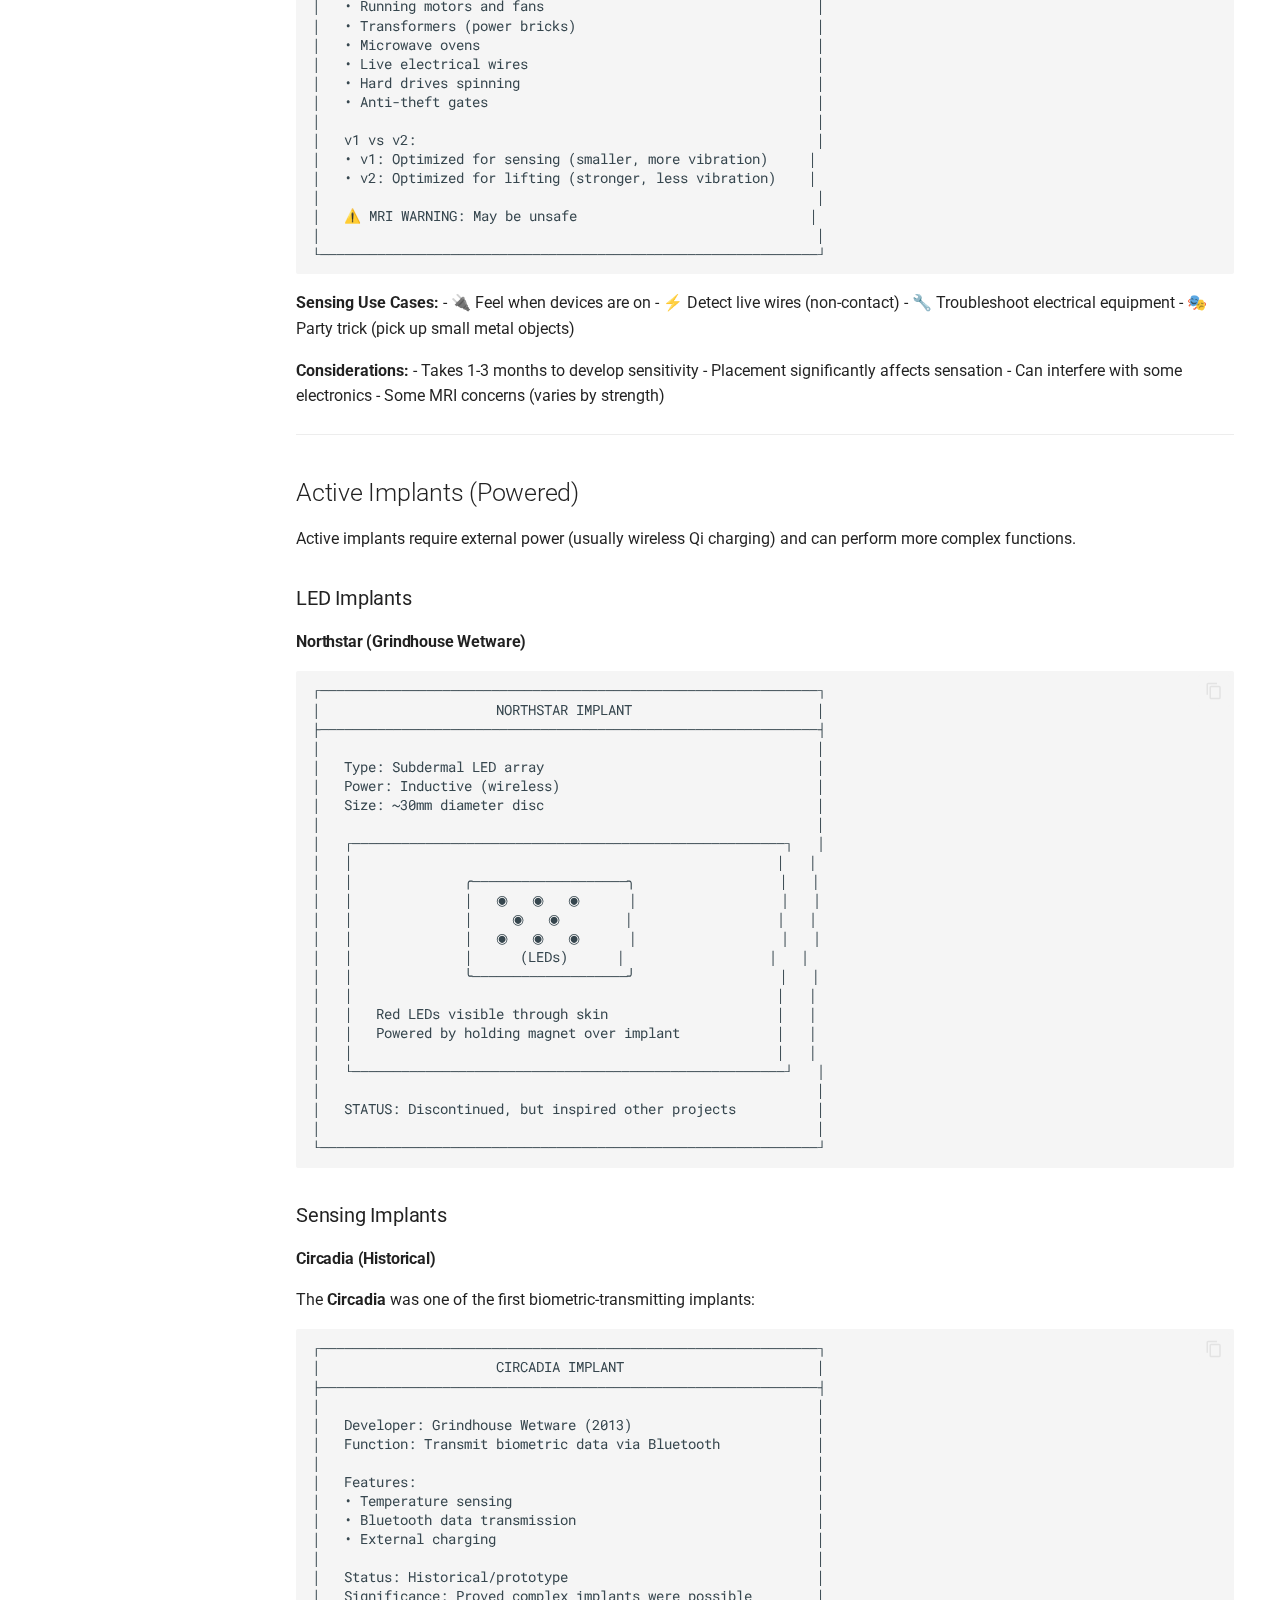
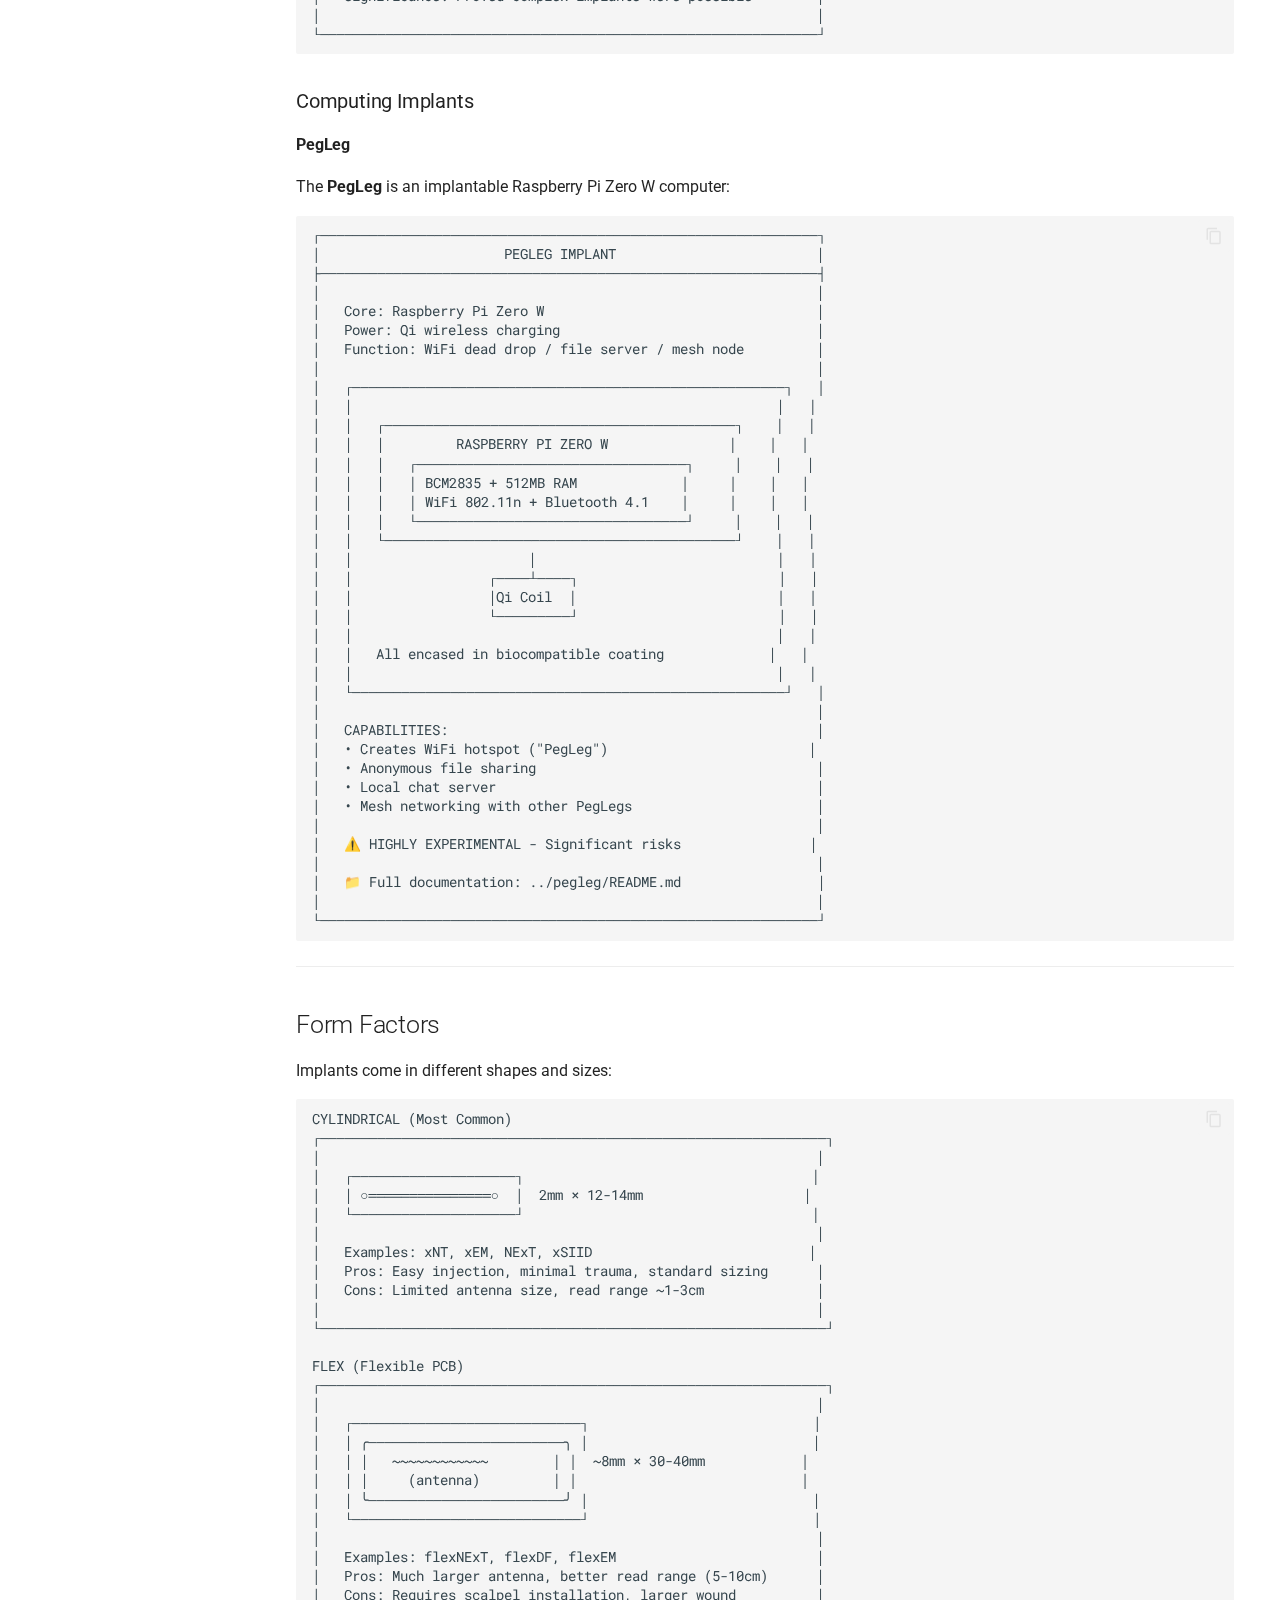
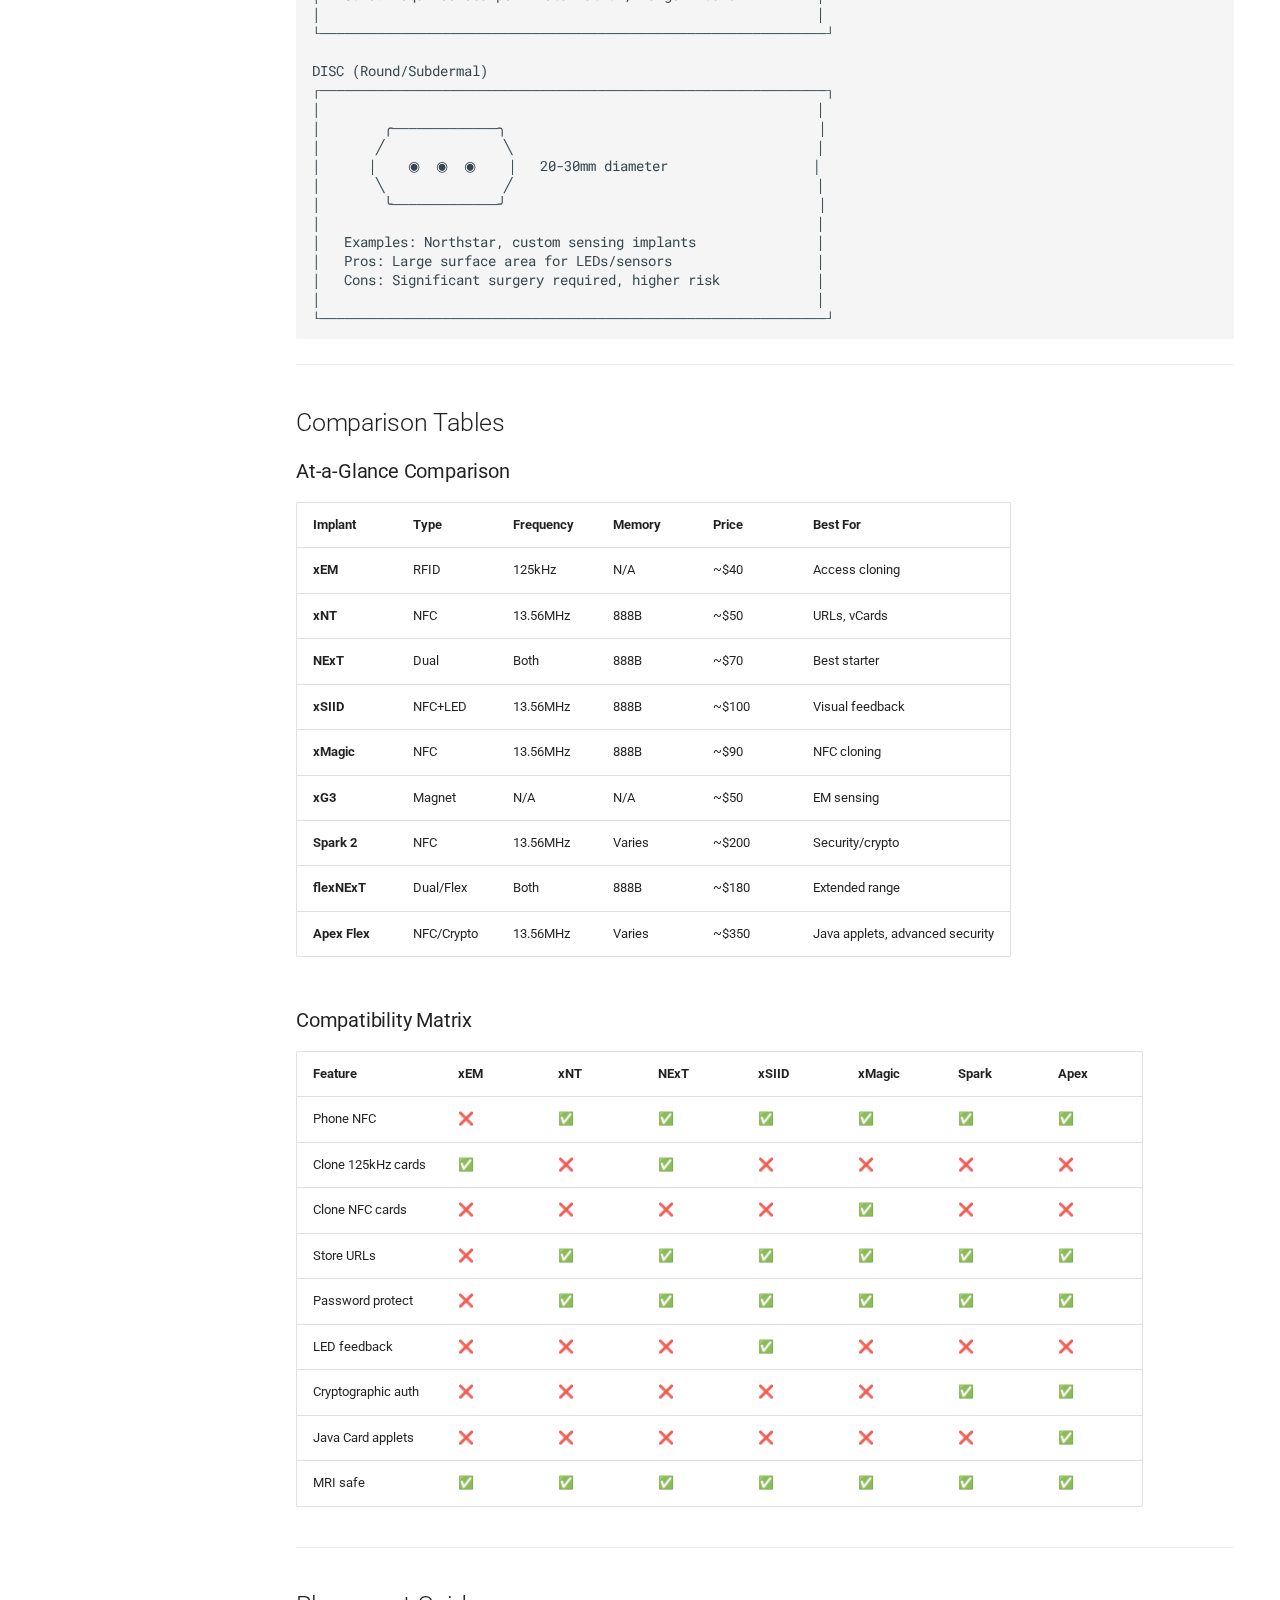
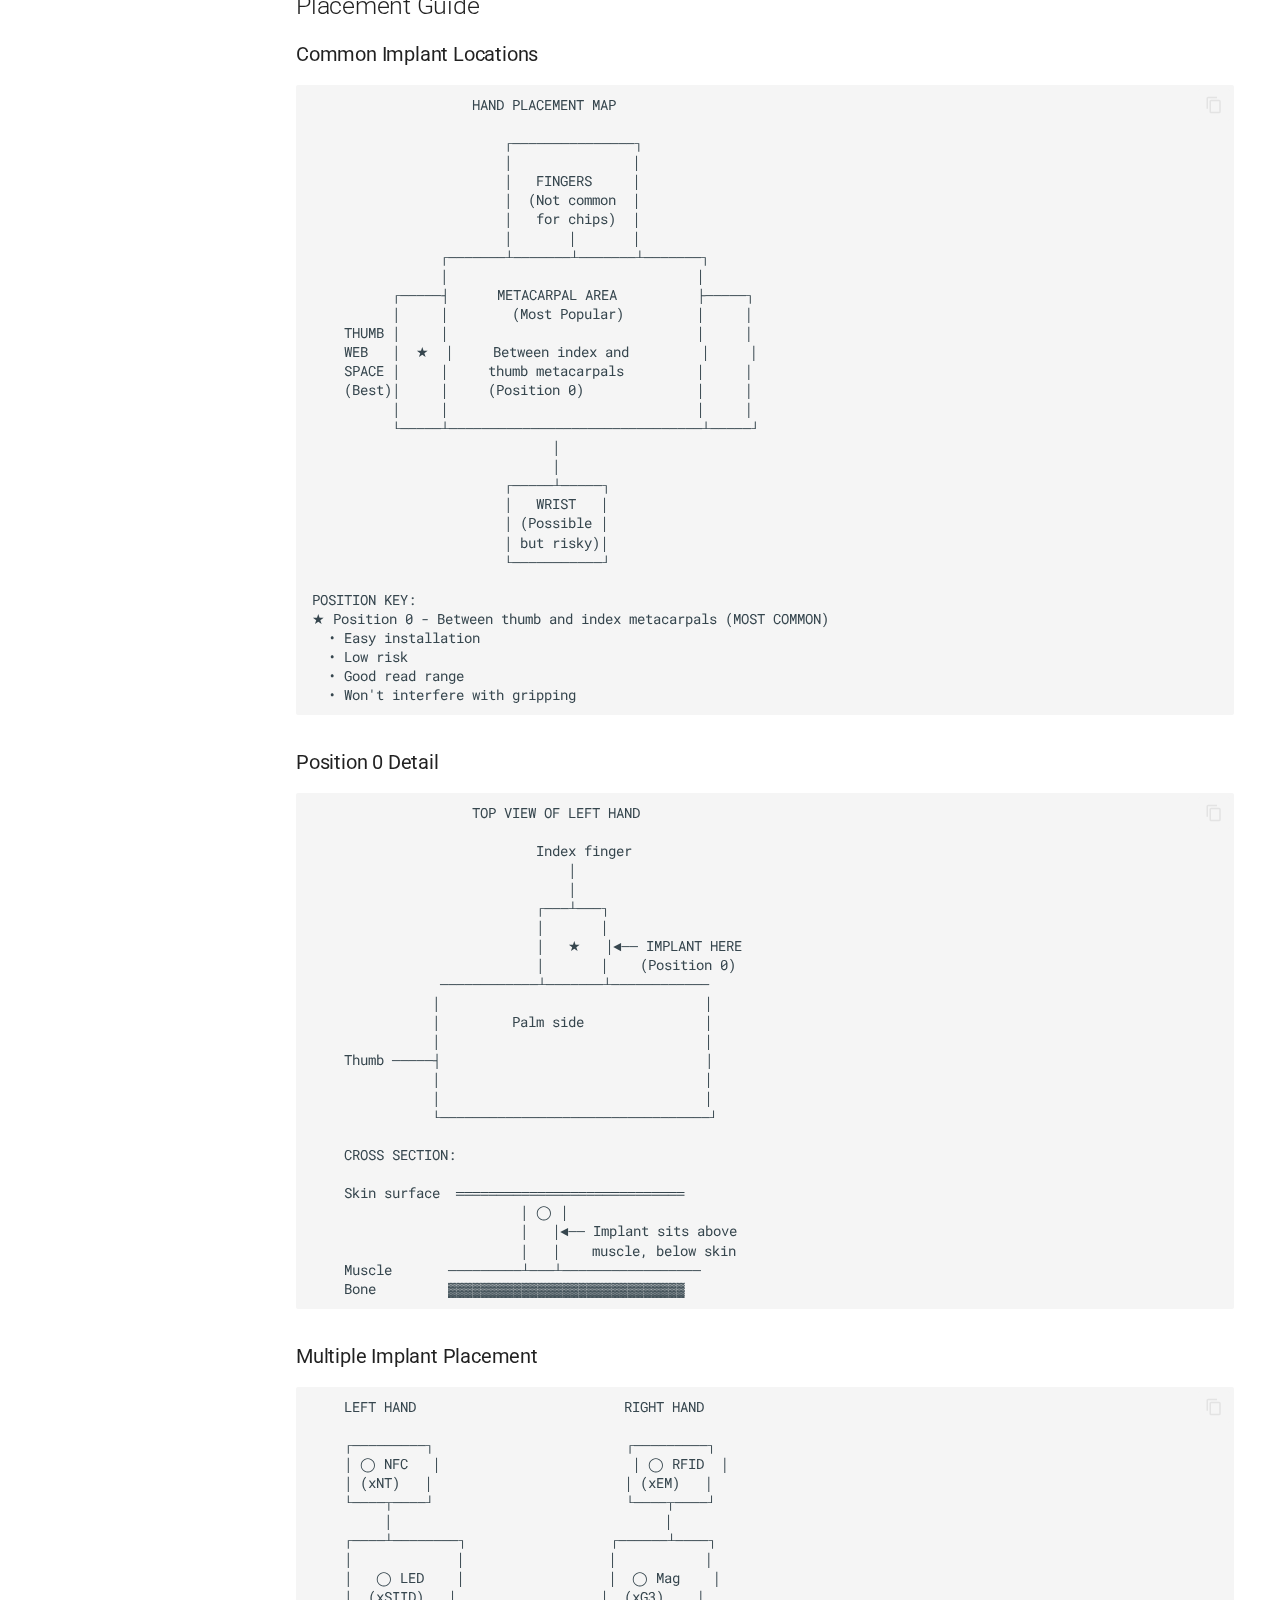
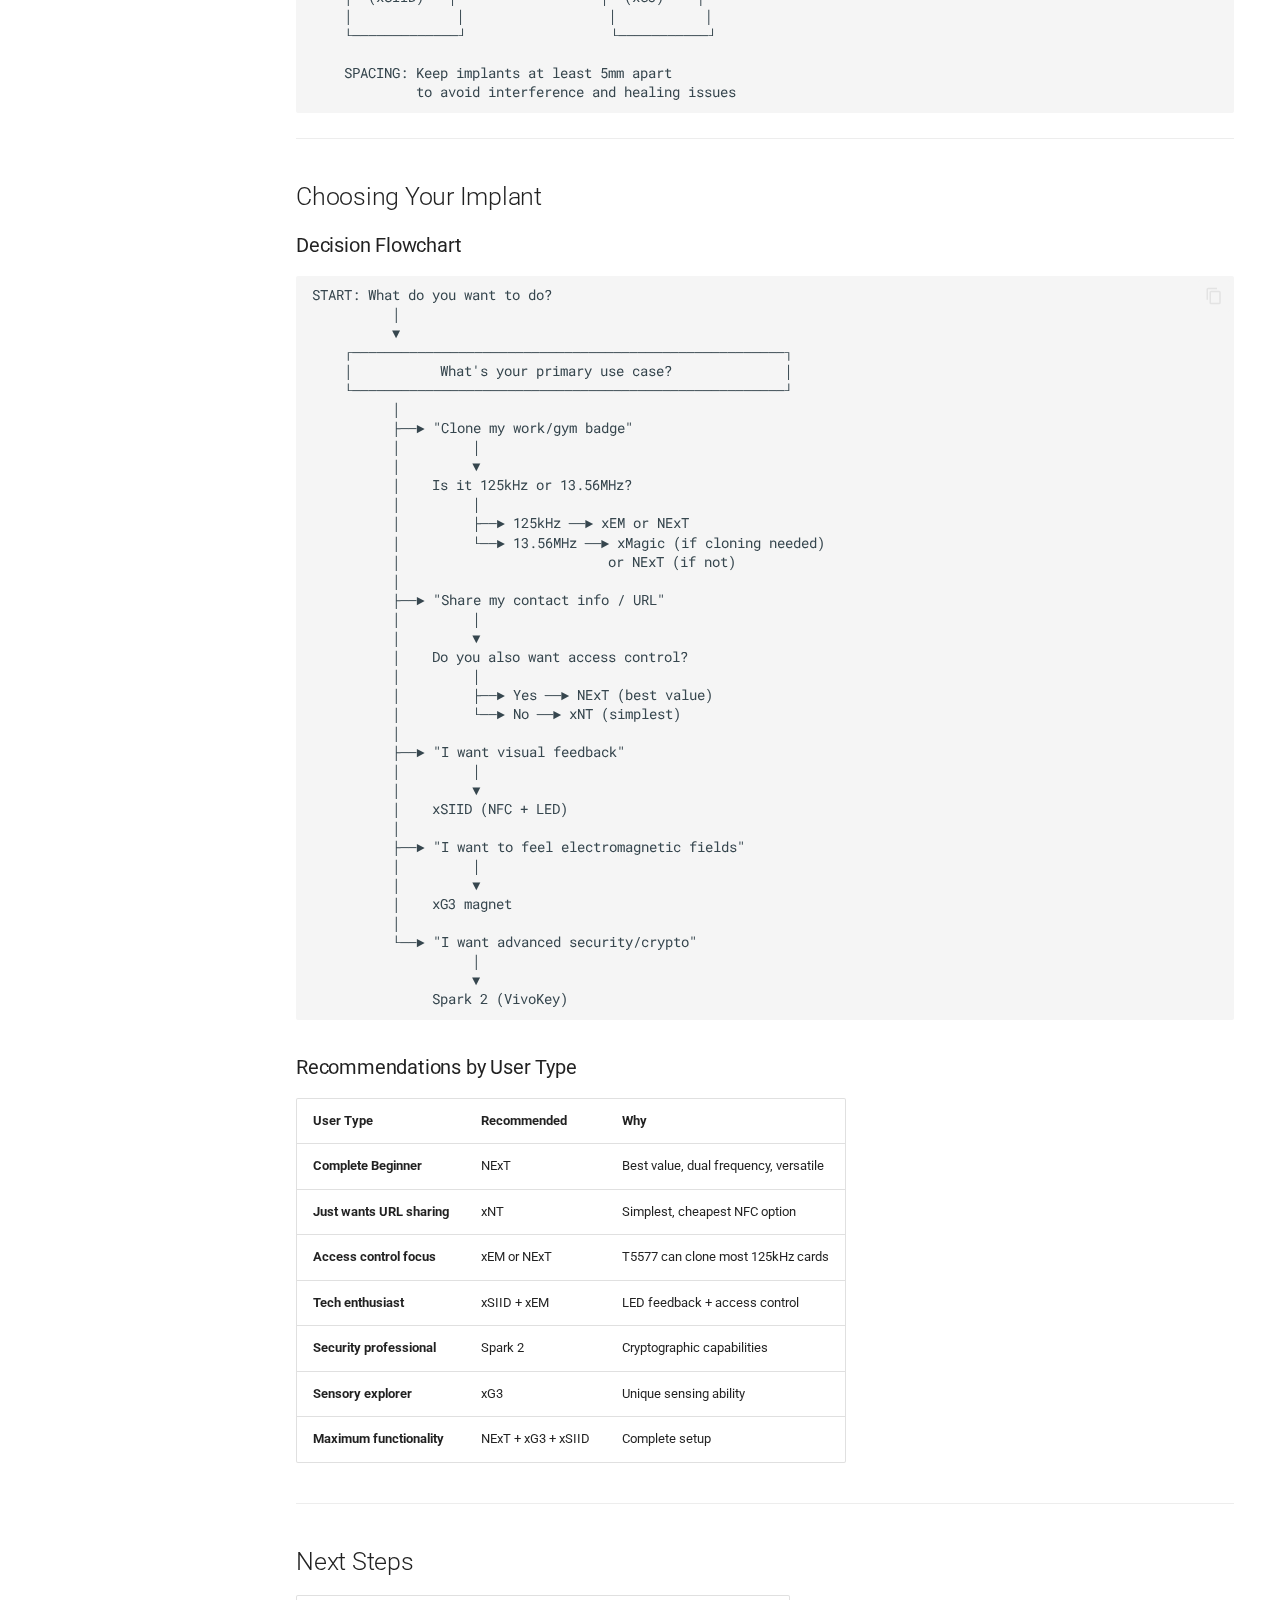
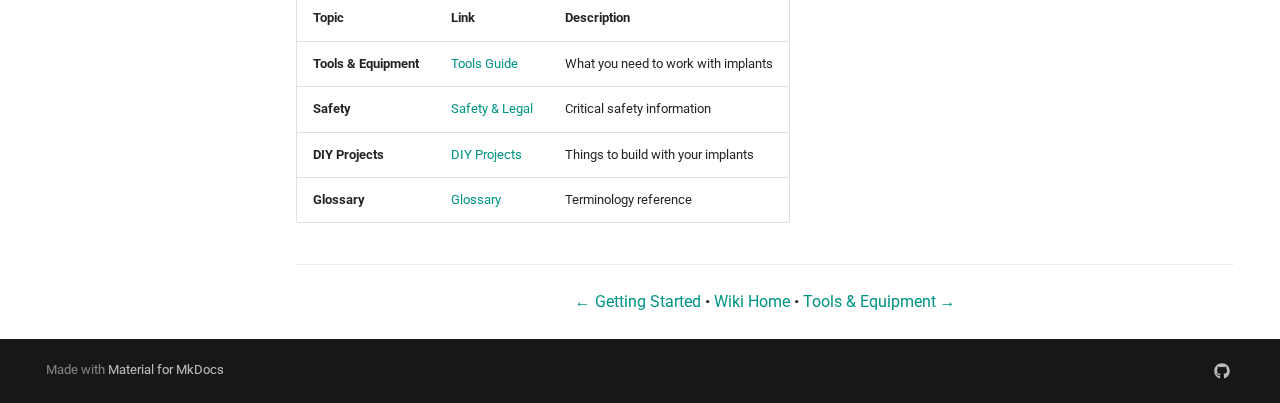
<file: implants-guide/index.html>
<!DOCTYPE html><html lang="en" class="no-js"><head>
    
      <meta charset="utf-8">
      <meta name="viewport" content="width=device-width,initial-scale=1">
      
        <meta name="description" content="Your complete guide to human-technology integration, implantable technology, biohacking, and DIY projects.">
      
      
      
        <link rel="canonical" href="https://J9ck.github.io/biohacking-wiki/implants-guide/">
      
      
        <link rel="prev" href="../biohacking-history/">
      
      
        <link rel="next" href="../implant-tech-files/">
      
      
        
      
      
      <link rel="icon" href="../assets/images/favicon.png">
      <meta name="generator" content="mkdocs-1.6.1, mkdocs-material-9.7.0">
    
    
      
        <title>Complete Guide - The Biohacking Wiki</title>
      
    
    
      <link rel="stylesheet" href="../assets/stylesheets/main.618322db.min.css">
      
        
        <link rel="stylesheet" href="../assets/stylesheets/palette.ab4e12ef.min.css">
      
      


    
    
      
    
    
      
        
        
        <link rel="preconnect" href="https://fonts.gstatic.com" crossorigin>
        <link rel="stylesheet" href="https://fonts.googleapis.com/css?family=Roboto:300,300i,400,400i,700,700i%7CRoboto+Mono:400,400i,700,700i&amp;display=fallback">
        <style>:root{--md-text-font:"Roboto";--md-code-font:"Roboto Mono"}</style>
      
    
    
      <link rel="stylesheet" href="../assets/stylesheets/extra.css">
    
    <script>__md_scope=new URL("..",location),__md_hash=e=>[...e].reduce(((e,_)=>(e<<5)-e+_.charCodeAt(0)),0),__md_get=(e,_=localStorage,t=__md_scope)=>JSON.parse(_.getItem(t.pathname+"."+e)),__md_set=(e,_,t=localStorage,a=__md_scope)=>{try{t.setItem(a.pathname+"."+e,JSON.stringify(_))}catch(e){}}</script>
    
      

    
    
  <link href="../assets/stylesheets/glightbox.min.css" rel="stylesheet"><script src="../assets/javascripts/glightbox.min.js"></script><style id="glightbox-style">
            html.glightbox-open { overflow: initial; height: 100%; }
            .gslide-title { margin-top: 0px; user-select: text; }
            .gslide-desc { color: #666; user-select: text; }
            .gslide-image img { background: white; }
            .gscrollbar-fixer { padding-right: 15px; }
            .gdesc-inner { font-size: 0.75rem; }
            body[data-md-color-scheme="slate"] .gdesc-inner { background: var(--md-default-bg-color); }
            body[data-md-color-scheme="slate"] .gslide-title { color: var(--md-default-fg-color); }
            body[data-md-color-scheme="slate"] .gslide-desc { color: var(--md-default-fg-color); }
        </style></head>
  
  
    
    
      
    
    
    
    
    <body dir="ltr" data-md-color-scheme="default" data-md-color-primary="teal" data-md-color-accent="deep-purple">
  
    
    <input class="md-toggle" data-md-toggle="drawer" type="checkbox" id="__drawer" autocomplete="off">
    <input class="md-toggle" data-md-toggle="search" type="checkbox" id="__search" autocomplete="off">
    <label class="md-overlay" for="__drawer"></label>
    <div data-md-component="skip">
      
        
        <a href="#complete-guide-to-biohacking-implants" class="md-skip">
          Skip to content
        </a>
      
    </div>
    <div data-md-component="announce">
      
    </div>
    
    
      

  

<header class="md-header md-header--shadow md-header--lifted" data-md-component="header">
  <nav class="md-header__inner md-grid" aria-label="Header">
    <a href=".." title="The Biohacking Wiki" class="md-header__button md-logo" aria-label="The Biohacking Wiki" data-md-component="logo">
      
  <img src="../assets/images/logo.svg" alt="logo">

    </a>
    <label class="md-header__button md-icon" for="__drawer">
      
      <svg xmlns="http://www.w3.org/2000/svg" viewBox="0 0 24 24"><path d="M3 6h18v2H3zm0 5h18v2H3zm0 5h18v2H3z"></path></svg>
    </label>
    <div class="md-header__title" data-md-component="header-title">
      <div class="md-header__ellipsis">
        <div class="md-header__topic">
          <span class="md-ellipsis">
            The Biohacking Wiki
          </span>
        </div>
        <div class="md-header__topic" data-md-component="header-topic">
          <span class="md-ellipsis">
            
              Complete Guide
            
          </span>
        </div>
      </div>
    </div>
    
      
        <form class="md-header__option" data-md-component="palette">
  
    
    
    
    <input class="md-option" data-md-color-media="(prefers-color-scheme: light)" data-md-color-scheme="default" data-md-color-primary="teal" data-md-color-accent="deep-purple" aria-label="Switch to dark mode" type="radio" name="__palette" id="__palette_0">
    
      <label class="md-header__button md-icon" title="Switch to dark mode" for="__palette_1" hidden>
        <svg xmlns="http://www.w3.org/2000/svg" viewBox="0 0 24 24"><path d="M12 8a4 4 0 0 0-4 4 4 4 0 0 0 4 4 4 4 0 0 0 4-4 4 4 0 0 0-4-4m0 10a6 6 0 0 1-6-6 6 6 0 0 1 6-6 6 6 0 0 1 6 6 6 6 0 0 1-6 6m8-9.31V4h-4.69L12 .69 8.69 4H4v4.69L.69 12 4 15.31V20h4.69L12 23.31 15.31 20H20v-4.69L23.31 12z"></path></svg>
      </label>
    
  
    
    
    
    <input class="md-option" data-md-color-media="(prefers-color-scheme: dark)" data-md-color-scheme="slate" data-md-color-primary="teal" data-md-color-accent="lime" aria-label="Switch to light mode" type="radio" name="__palette" id="__palette_1">
    
      <label class="md-header__button md-icon" title="Switch to light mode" for="__palette_0" hidden>
        <svg xmlns="http://www.w3.org/2000/svg" viewBox="0 0 24 24"><path d="M12 18c-.89 0-1.74-.2-2.5-.55C11.56 16.5 13 14.42 13 12s-1.44-4.5-3.5-5.45C10.26 6.2 11.11 6 12 6a6 6 0 0 1 6 6 6 6 0 0 1-6 6m8-9.31V4h-4.69L12 .69 8.69 4H4v4.69L.69 12 4 15.31V20h4.69L12 23.31 15.31 20H20v-4.69L23.31 12z"></path></svg>
      </label>
    
  
</form>
      
    
    
      <script>var palette=__md_get("__palette");if(palette&&palette.color){if("(prefers-color-scheme)"===palette.color.media){var media=matchMedia("(prefers-color-scheme: light)"),input=document.querySelector(media.matches?"[data-md-color-media='(prefers-color-scheme: light)']":"[data-md-color-media='(prefers-color-scheme: dark)']");palette.color.media=input.getAttribute("data-md-color-media"),palette.color.scheme=input.getAttribute("data-md-color-scheme"),palette.color.primary=input.getAttribute("data-md-color-primary"),palette.color.accent=input.getAttribute("data-md-color-accent")}for(var[key,value]of Object.entries(palette.color))document.body.setAttribute("data-md-color-"+key,value)}</script>
    
    
    
      
      
        <label class="md-header__button md-icon" for="__search">
          
          <svg xmlns="http://www.w3.org/2000/svg" viewBox="0 0 24 24"><path d="M9.5 3A6.5 6.5 0 0 1 16 9.5c0 1.61-.59 3.09-1.56 4.23l.27.27h.79l5 5-1.5 1.5-5-5v-.79l-.27-.27A6.52 6.52 0 0 1 9.5 16 6.5 6.5 0 0 1 3 9.5 6.5 6.5 0 0 1 9.5 3m0 2C7 5 5 7 5 9.5S7 14 9.5 14 14 12 14 9.5 12 5 9.5 5"></path></svg>
        </label>
        <div class="md-search" data-md-component="search" role="dialog">
  <label class="md-search__overlay" for="__search"></label>
  <div class="md-search__inner" role="search">
    <form class="md-search__form" name="search">
      <input type="text" class="md-search__input" name="query" aria-label="Search" placeholder="Search" autocapitalize="off" autocorrect="off" autocomplete="off" spellcheck="false" data-md-component="search-query" required>
      <label class="md-search__icon md-icon" for="__search">
        
        <svg xmlns="http://www.w3.org/2000/svg" viewBox="0 0 24 24"><path d="M9.5 3A6.5 6.5 0 0 1 16 9.5c0 1.61-.59 3.09-1.56 4.23l.27.27h.79l5 5-1.5 1.5-5-5v-.79l-.27-.27A6.52 6.52 0 0 1 9.5 16 6.5 6.5 0 0 1 3 9.5 6.5 6.5 0 0 1 9.5 3m0 2C7 5 5 7 5 9.5S7 14 9.5 14 14 12 14 9.5 12 5 9.5 5"></path></svg>
        
        <svg xmlns="http://www.w3.org/2000/svg" viewBox="0 0 24 24"><path d="M20 11v2H8l5.5 5.5-1.42 1.42L4.16 12l7.92-7.92L13.5 5.5 8 11z"></path></svg>
      </label>
      <nav class="md-search__options" aria-label="Search">
        
          <a href="javascript:void(0)" class="md-search__icon md-icon" title="Share" aria-label="Share" data-clipboard data-clipboard-text="" data-md-component="search-share" tabindex="-1">
            
            <svg xmlns="http://www.w3.org/2000/svg" viewBox="0 0 24 24"><path d="M18 16.08c-.76 0-1.44.3-1.96.77L8.91 12.7c.05-.23.09-.46.09-.7s-.04-.47-.09-.7l7.05-4.11c.54.5 1.25.81 2.04.81a3 3 0 0 0 3-3 3 3 0 0 0-3-3 3 3 0 0 0-3 3c0 .24.04.47.09.7L8.04 9.81C7.5 9.31 6.79 9 6 9a3 3 0 0 0-3 3 3 3 0 0 0 3 3c.79 0 1.5-.31 2.04-.81l7.12 4.15c-.05.21-.08.43-.08.66 0 1.61 1.31 2.91 2.92 2.91s2.92-1.3 2.92-2.91A2.92 2.92 0 0 0 18 16.08"></path></svg>
          </a>
        
        <button type="reset" class="md-search__icon md-icon" title="Clear" aria-label="Clear" tabindex="-1">
          
          <svg xmlns="http://www.w3.org/2000/svg" viewBox="0 0 24 24"><path d="M19 6.41 17.59 5 12 10.59 6.41 5 5 6.41 10.59 12 5 17.59 6.41 19 12 13.41 17.59 19 19 17.59 13.41 12z"></path></svg>
        </button>
      </nav>
      
        <div class="md-search__suggest" data-md-component="search-suggest"></div>
      
    </form>
    <div class="md-search__output">
      <div class="md-search__scrollwrap" tabindex="0" data-md-scrollfix>
        <div class="md-search-result" data-md-component="search-result">
          <div class="md-search-result__meta">
            Initializing search
          </div>
          <ol class="md-search-result__list" role="presentation"></ol>
        </div>
      </div>
    </div>
  </div>
</div>
      
    
    
      <div class="md-header__source">
        <a href="https://github.com/J9ck/biohacking-wiki" title="Go to repository" class="md-source" data-md-component="source">
  <div class="md-source__icon md-icon">
    
    <svg xmlns="http://www.w3.org/2000/svg" viewBox="0 0 448 512"><!--! Font Awesome Free 7.1.0 by @fontawesome - https://fontawesome.com License - https://fontawesome.com/license/free (Icons: CC BY 4.0, Fonts: SIL OFL 1.1, Code: MIT License) Copyright 2025 Fonticons, Inc.--><path d="M439.6 236.1 244 40.5c-5.4-5.5-12.8-8.5-20.4-8.5s-15 3-20.4 8.4L162.5 81l51.5 51.5c27.1-9.1 52.7 16.8 43.4 43.7l49.7 49.7c34.2-11.8 61.2 31 35.5 56.7-26.5 26.5-70.2-2.9-56-37.3L240.3 199v121.9c25.3 12.5 22.3 41.8 9.1 55-6.4 6.4-15.2 10.1-24.3 10.1s-17.8-3.6-24.3-10.1c-17.6-17.6-11.1-46.9 11.2-56v-123c-20.8-8.5-24.6-30.7-18.6-45L142.6 101 8.5 235.1C3 240.6 0 247.9 0 255.5s3 15 8.5 20.4l195.6 195.7c5.4 5.4 12.7 8.4 20.4 8.4s15-3 20.4-8.4l194.7-194.7c5.4-5.4 8.4-12.8 8.4-20.4s-3-15-8.4-20.4"></path></svg>
  </div>
  <div class="md-source__repository">
    GitHub
  </div>
</a>
      </div>
    
  </nav>
  
    
      
<nav class="md-tabs" aria-label="Tabs" data-md-component="tabs">
  <div class="md-grid">
    <ul class="md-tabs__list">
      
        
  
  
  
  
    <li class="md-tabs__item">
      <a href=".." class="md-tabs__link">
        
  
  
    
  
  Home

      </a>
    </li>
  

      
        
  
  
  
  
    
    
      <li class="md-tabs__item">
        <a href="../getting-started/" class="md-tabs__link">
          
  
  
  Getting Started

        </a>
      </li>
    
  

      
        
  
  
  
    
  
  
    
    
      <li class="md-tabs__item md-tabs__item--active">
        <a href="./" class="md-tabs__link">
          
  
  
  Implants Guide

        </a>
      </li>
    
  

      
        
  
  
  
  
    <li class="md-tabs__item">
      <a href="../tools-and-equipment/" class="md-tabs__link">
        
  
  
    
  
  Tools &amp; Equipment

      </a>
    </li>
  

      
        
  
  
  
  
    <li class="md-tabs__item">
      <a href="../diy-projects/" class="md-tabs__link">
        
  
  
    
  
  DIY Projects

      </a>
    </li>
  

      
        
  
  
  
  
    <li class="md-tabs__item">
      <a href="../safety-and-legal/" class="md-tabs__link">
        
  
  
    
  
  Safety &amp; Legal

      </a>
    </li>
  

      
        
  
  
  
  
    
    
      <li class="md-tabs__item">
        <a href="../glossary/" class="md-tabs__link">
          
  
  
  Reference

        </a>
      </li>
    
  

      
        
  
  
  
  
    
    
      <li class="md-tabs__item">
        <a href="../pegleg/" class="md-tabs__link">
          
  
  
  Special Projects

        </a>
      </li>
    
  

      
    </ul>
  </div>
</nav>
    
  
</header>
    
    <div class="md-container" data-md-component="container">
      
      
        
      
      <main class="md-main" data-md-component="main">
        <div class="md-main__inner md-grid">
          
            
              
              <div class="md-sidebar md-sidebar--primary" data-md-component="sidebar" data-md-type="navigation">
                <div class="md-sidebar__scrollwrap">
                  <div class="md-sidebar__inner">
                    


  


  

<nav class="md-nav md-nav--primary md-nav--lifted md-nav--integrated" aria-label="Navigation" data-md-level="0">
  <label class="md-nav__title" for="__drawer">
    <a href=".." title="The Biohacking Wiki" class="md-nav__button md-logo" aria-label="The Biohacking Wiki" data-md-component="logo">
      
  <img src="../assets/images/logo.svg" alt="logo">

    </a>
    The Biohacking Wiki
  </label>
  
    <div class="md-nav__source">
      <a href="https://github.com/J9ck/biohacking-wiki" title="Go to repository" class="md-source" data-md-component="source">
  <div class="md-source__icon md-icon">
    
    <svg xmlns="http://www.w3.org/2000/svg" viewBox="0 0 448 512"><!--! Font Awesome Free 7.1.0 by @fontawesome - https://fontawesome.com License - https://fontawesome.com/license/free (Icons: CC BY 4.0, Fonts: SIL OFL 1.1, Code: MIT License) Copyright 2025 Fonticons, Inc.--><path d="M439.6 236.1 244 40.5c-5.4-5.5-12.8-8.5-20.4-8.5s-15 3-20.4 8.4L162.5 81l51.5 51.5c27.1-9.1 52.7 16.8 43.4 43.7l49.7 49.7c34.2-11.8 61.2 31 35.5 56.7-26.5 26.5-70.2-2.9-56-37.3L240.3 199v121.9c25.3 12.5 22.3 41.8 9.1 55-6.4 6.4-15.2 10.1-24.3 10.1s-17.8-3.6-24.3-10.1c-17.6-17.6-11.1-46.9 11.2-56v-123c-20.8-8.5-24.6-30.7-18.6-45L142.6 101 8.5 235.1C3 240.6 0 247.9 0 255.5s3 15 8.5 20.4l195.6 195.7c5.4 5.4 12.7 8.4 20.4 8.4s15-3 20.4-8.4l194.7-194.7c5.4-5.4 8.4-12.8 8.4-20.4s-3-15-8.4-20.4"></path></svg>
  </div>
  <div class="md-source__repository">
    GitHub
  </div>
</a>
    </div>
  
  <ul class="md-nav__list" data-md-scrollfix>
    
      
      
  
  
  
  
    <li class="md-nav__item">
      <a href=".." class="md-nav__link">
        
  
  
  <span class="md-ellipsis">
    
  
    Home
  

    
  </span>
  
  

      </a>
    </li>
  

    
      
      
  
  
  
  
    
    
    
    
      
      
        
      
    
    
    <li class="md-nav__item md-nav__item--nested">
      
        
        
          
        
        <input class="md-nav__toggle md-toggle md-toggle--indeterminate" type="checkbox" id="__nav_2">
        
          
          <label class="md-nav__link" for="__nav_2" id="__nav_2_label" tabindex="0">
            
  
  
  <span class="md-ellipsis">
    
  
    Getting Started
  

    
  </span>
  
  

            <span class="md-nav__icon md-icon"></span>
          </label>
        
        <nav class="md-nav" data-md-level="1" aria-labelledby="__nav_2_label" aria-expanded="false">
          <label class="md-nav__title" for="__nav_2">
            <span class="md-nav__icon md-icon"></span>
            
  
    Getting Started
  

          </label>
          <ul class="md-nav__list" data-md-scrollfix>
            
              
                
  
  
  
  
    <li class="md-nav__item">
      <a href="../getting-started/" class="md-nav__link">
        
  
  
  <span class="md-ellipsis">
    
  
    Introduction
  

    
  </span>
  
  

      </a>
    </li>
  

              
            
              
                
  
  
  
  
    <li class="md-nav__item">
      <a href="../biohacking-history/" class="md-nav__link">
        
  
  
  <span class="md-ellipsis">
    
  
    Biohacking History
  

    
  </span>
  
  

      </a>
    </li>
  

              
            
          </ul>
        </nav>
      
    </li>
  

    
      
      
  
  
    
  
  
  
    
    
    
    
      
        
        
      
      
        
      
    
    
    <li class="md-nav__item md-nav__item--active md-nav__item--section md-nav__item--nested">
      
        
        
        <input class="md-nav__toggle md-toggle " type="checkbox" id="__nav_3" checked>
        
          
          <label class="md-nav__link" for="__nav_3" id="__nav_3_label" tabindex="">
            
  
  
  <span class="md-ellipsis">
    
  
    Implants Guide
  

    
  </span>
  
  

            <span class="md-nav__icon md-icon"></span>
          </label>
        
        <nav class="md-nav" data-md-level="1" aria-labelledby="__nav_3_label" aria-expanded="true">
          <label class="md-nav__title" for="__nav_3">
            <span class="md-nav__icon md-icon"></span>
            
  
    Implants Guide
  

          </label>
          <ul class="md-nav__list" data-md-scrollfix>
            
              
                
  
  
    
  
  
  
    <li class="md-nav__item md-nav__item--active">
      
      <input class="md-nav__toggle md-toggle" type="checkbox" id="__toc">
      
      
        
      
      
        <label class="md-nav__link md-nav__link--active" for="__toc">
          
  
  
  <span class="md-ellipsis">
    
  
    Complete Guide
  

    
  </span>
  
  

          <span class="md-nav__icon md-icon"></span>
        </label>
      
      <a href="./" class="md-nav__link md-nav__link--active">
        
  
  
  <span class="md-ellipsis">
    
  
    Complete Guide
  

    
  </span>
  
  

      </a>
      
        

<nav class="md-nav md-nav--secondary" aria-label="Table of contents">
  
  
  
    
  
  
    <label class="md-nav__title" for="__toc">
      <span class="md-nav__icon md-icon"></span>
      Table of contents
    </label>
    <ul class="md-nav__list" data-md-component="toc" data-md-scrollfix>
      
        <li class="md-nav__item">
  <a href="#table-of-contents" class="md-nav__link">
    <span class="md-ellipsis">
      
        Table of Contents
      
    </span>
  </a>
  
</li>
      
        <li class="md-nav__item">
  <a href="#understanding-implant-basics" class="md-nav__link">
    <span class="md-ellipsis">
      
        Understanding Implant Basics
      
    </span>
  </a>
  
    <nav class="md-nav" aria-label="Understanding Implant Basics">
      <ul class="md-nav__list">
        
          <li class="md-nav__item">
  <a href="#how-implants-work" class="md-nav__link">
    <span class="md-ellipsis">
      
        How Implants Work
      
    </span>
  </a>
  
</li>
        
          <li class="md-nav__item">
  <a href="#key-terminology" class="md-nav__link">
    <span class="md-ellipsis">
      
        Key Terminology
      
    </span>
  </a>
  
</li>
        
      </ul>
    </nav>
  
</li>
      
        <li class="md-nav__item">
  <a href="#passive-implants-no-power-required" class="md-nav__link">
    <span class="md-ellipsis">
      
        Passive Implants (No Power Required)
      
    </span>
  </a>
  
    <nav class="md-nav" aria-label="Passive Implants (No Power Required)">
      <ul class="md-nav__list">
        
          <li class="md-nav__item">
  <a href="#rfid-implants" class="md-nav__link">
    <span class="md-ellipsis">
      
        RFID Implants
      
    </span>
  </a>
  
    <nav class="md-nav" aria-label="RFID Implants">
      <ul class="md-nav__list">
        
          <li class="md-nav__item">
  <a href="#popular-lfrfid-implants" class="md-nav__link">
    <span class="md-ellipsis">
      
        Popular LF/RFID Implants
      
    </span>
  </a>
  
</li>
        
          <li class="md-nav__item">
  <a href="#xem-deep-dive" class="md-nav__link">
    <span class="md-ellipsis">
      
        xEM Deep Dive
      
    </span>
  </a>
  
</li>
        
      </ul>
    </nav>
  
</li>
        
          <li class="md-nav__item">
  <a href="#nfc-implants" class="md-nav__link">
    <span class="md-ellipsis">
      
        NFC Implants
      
    </span>
  </a>
  
    <nav class="md-nav" aria-label="NFC Implants">
      <ul class="md-nav__list">
        
          <li class="md-nav__item">
  <a href="#popular-nfc-implants" class="md-nav__link">
    <span class="md-ellipsis">
      
        Popular NFC Implants
      
    </span>
  </a>
  
</li>
        
          <li class="md-nav__item">
  <a href="#xnt-deep-dive" class="md-nav__link">
    <span class="md-ellipsis">
      
        xNT Deep Dive
      
    </span>
  </a>
  
</li>
        
          <li class="md-nav__item">
  <a href="#xsiid-nfc-with-led" class="md-nav__link">
    <span class="md-ellipsis">
      
        xSIID - NFC with LED
      
    </span>
  </a>
  
</li>
        
      </ul>
    </nav>
  
</li>
        
          <li class="md-nav__item">
  <a href="#dual-frequency-implants" class="md-nav__link">
    <span class="md-ellipsis">
      
        Dual-Frequency Implants
      
    </span>
  </a>
  
    <nav class="md-nav" aria-label="Dual-Frequency Implants">
      <ul class="md-nav__list">
        
          <li class="md-nav__item">
  <a href="#next-implant" class="md-nav__link">
    <span class="md-ellipsis">
      
        NExT Implant
      
    </span>
  </a>
  
</li>
        
      </ul>
    </nav>
  
</li>
        
          <li class="md-nav__item">
  <a href="#magnetic-implants" class="md-nav__link">
    <span class="md-ellipsis">
      
        Magnetic Implants
      
    </span>
  </a>
  
    <nav class="md-nav" aria-label="Magnetic Implants">
      <ul class="md-nav__list">
        
          <li class="md-nav__item">
  <a href="#xg3-magnet" class="md-nav__link">
    <span class="md-ellipsis">
      
        xG3 Magnet
      
    </span>
  </a>
  
</li>
        
      </ul>
    </nav>
  
</li>
        
      </ul>
    </nav>
  
</li>
      
        <li class="md-nav__item">
  <a href="#active-implants-powered" class="md-nav__link">
    <span class="md-ellipsis">
      
        Active Implants (Powered)
      
    </span>
  </a>
  
    <nav class="md-nav" aria-label="Active Implants (Powered)">
      <ul class="md-nav__list">
        
          <li class="md-nav__item">
  <a href="#led-implants" class="md-nav__link">
    <span class="md-ellipsis">
      
        LED Implants
      
    </span>
  </a>
  
    <nav class="md-nav" aria-label="LED Implants">
      <ul class="md-nav__list">
        
          <li class="md-nav__item">
  <a href="#northstar-grindhouse-wetware" class="md-nav__link">
    <span class="md-ellipsis">
      
        Northstar (Grindhouse Wetware)
      
    </span>
  </a>
  
</li>
        
      </ul>
    </nav>
  
</li>
        
          <li class="md-nav__item">
  <a href="#sensing-implants" class="md-nav__link">
    <span class="md-ellipsis">
      
        Sensing Implants
      
    </span>
  </a>
  
    <nav class="md-nav" aria-label="Sensing Implants">
      <ul class="md-nav__list">
        
          <li class="md-nav__item">
  <a href="#circadia-historical" class="md-nav__link">
    <span class="md-ellipsis">
      
        Circadia (Historical)
      
    </span>
  </a>
  
</li>
        
      </ul>
    </nav>
  
</li>
        
          <li class="md-nav__item">
  <a href="#computing-implants" class="md-nav__link">
    <span class="md-ellipsis">
      
        Computing Implants
      
    </span>
  </a>
  
    <nav class="md-nav" aria-label="Computing Implants">
      <ul class="md-nav__list">
        
          <li class="md-nav__item">
  <a href="#pegleg" class="md-nav__link">
    <span class="md-ellipsis">
      
        PegLeg
      
    </span>
  </a>
  
</li>
        
      </ul>
    </nav>
  
</li>
        
      </ul>
    </nav>
  
</li>
      
        <li class="md-nav__item">
  <a href="#form-factors" class="md-nav__link">
    <span class="md-ellipsis">
      
        Form Factors
      
    </span>
  </a>
  
</li>
      
        <li class="md-nav__item">
  <a href="#comparison-tables" class="md-nav__link">
    <span class="md-ellipsis">
      
        Comparison Tables
      
    </span>
  </a>
  
    <nav class="md-nav" aria-label="Comparison Tables">
      <ul class="md-nav__list">
        
          <li class="md-nav__item">
  <a href="#at-a-glance-comparison" class="md-nav__link">
    <span class="md-ellipsis">
      
        At-a-Glance Comparison
      
    </span>
  </a>
  
</li>
        
          <li class="md-nav__item">
  <a href="#compatibility-matrix" class="md-nav__link">
    <span class="md-ellipsis">
      
        Compatibility Matrix
      
    </span>
  </a>
  
</li>
        
      </ul>
    </nav>
  
</li>
      
        <li class="md-nav__item">
  <a href="#placement-guide" class="md-nav__link">
    <span class="md-ellipsis">
      
        Placement Guide
      
    </span>
  </a>
  
    <nav class="md-nav" aria-label="Placement Guide">
      <ul class="md-nav__list">
        
          <li class="md-nav__item">
  <a href="#common-implant-locations" class="md-nav__link">
    <span class="md-ellipsis">
      
        Common Implant Locations
      
    </span>
  </a>
  
</li>
        
          <li class="md-nav__item">
  <a href="#position-0-detail" class="md-nav__link">
    <span class="md-ellipsis">
      
        Position 0 Detail
      
    </span>
  </a>
  
</li>
        
          <li class="md-nav__item">
  <a href="#multiple-implant-placement" class="md-nav__link">
    <span class="md-ellipsis">
      
        Multiple Implant Placement
      
    </span>
  </a>
  
</li>
        
      </ul>
    </nav>
  
</li>
      
        <li class="md-nav__item">
  <a href="#choosing-your-implant" class="md-nav__link">
    <span class="md-ellipsis">
      
        Choosing Your Implant
      
    </span>
  </a>
  
    <nav class="md-nav" aria-label="Choosing Your Implant">
      <ul class="md-nav__list">
        
          <li class="md-nav__item">
  <a href="#decision-flowchart" class="md-nav__link">
    <span class="md-ellipsis">
      
        Decision Flowchart
      
    </span>
  </a>
  
</li>
        
          <li class="md-nav__item">
  <a href="#recommendations-by-user-type" class="md-nav__link">
    <span class="md-ellipsis">
      
        Recommendations by User Type
      
    </span>
  </a>
  
</li>
        
      </ul>
    </nav>
  
</li>
      
        <li class="md-nav__item">
  <a href="#next-steps" class="md-nav__link">
    <span class="md-ellipsis">
      
        Next Steps
      
    </span>
  </a>
  
</li>
      
    </ul>
  
</nav>
      
    </li>
  

              
            
              
                
  
  
  
  
    <li class="md-nav__item">
      <a href="../implant-tech-files/" class="md-nav__link">
        
  
  
  <span class="md-ellipsis">
    
  
    Technical Notes
  

    
  </span>
  
  

      </a>
    </li>
  

              
            
              
                
  
  
  
  
    <li class="md-nav__item">
      <a href="../implant-tech-files/implant-notes/" class="md-nav__link">
        
  
  
  <span class="md-ellipsis">
    
  
    My Implant Notes
  

    
  </span>
  
  

      </a>
    </li>
  

              
            
          </ul>
        </nav>
      
    </li>
  

    
      
      
  
  
  
  
    <li class="md-nav__item">
      <a href="../tools-and-equipment/" class="md-nav__link">
        
  
  
  <span class="md-ellipsis">
    
  
    Tools &amp; Equipment
  

    
  </span>
  
  

      </a>
    </li>
  

    
      
      
  
  
  
  
    <li class="md-nav__item">
      <a href="../diy-projects/" class="md-nav__link">
        
  
  
  <span class="md-ellipsis">
    
  
    DIY Projects
  

    
  </span>
  
  

      </a>
    </li>
  

    
      
      
  
  
  
  
    <li class="md-nav__item">
      <a href="../safety-and-legal/" class="md-nav__link">
        
  
  
  <span class="md-ellipsis">
    
  
    Safety &amp; Legal
  

    
  </span>
  
  

      </a>
    </li>
  

    
      
      
  
  
  
  
    
    
    
    
      
      
        
      
    
    
    <li class="md-nav__item md-nav__item--nested">
      
        
        
          
        
        <input class="md-nav__toggle md-toggle md-toggle--indeterminate" type="checkbox" id="__nav_7">
        
          
          <label class="md-nav__link" for="__nav_7" id="__nav_7_label" tabindex="0">
            
  
  
  <span class="md-ellipsis">
    
  
    Reference
  

    
  </span>
  
  

            <span class="md-nav__icon md-icon"></span>
          </label>
        
        <nav class="md-nav" data-md-level="1" aria-labelledby="__nav_7_label" aria-expanded="false">
          <label class="md-nav__title" for="__nav_7">
            <span class="md-nav__icon md-icon"></span>
            
  
    Reference
  

          </label>
          <ul class="md-nav__list" data-md-scrollfix>
            
              
                
  
  
  
  
    <li class="md-nav__item">
      <a href="../glossary/" class="md-nav__link">
        
  
  
  <span class="md-ellipsis">
    
  
    Glossary
  

    
  </span>
  
  

      </a>
    </li>
  

              
            
              
                
  
  
  
  
    <li class="md-nav__item">
      <a href="../resources/" class="md-nav__link">
        
  
  
  <span class="md-ellipsis">
    
  
    Resources
  

    
  </span>
  
  

      </a>
    </li>
  

              
            
          </ul>
        </nav>
      
    </li>
  

    
      
      
  
  
  
  
    
    
    
    
      
      
        
      
    
    
    <li class="md-nav__item md-nav__item--nested">
      
        
        
          
        
        <input class="md-nav__toggle md-toggle md-toggle--indeterminate" type="checkbox" id="__nav_8">
        
          
          <label class="md-nav__link" for="__nav_8" id="__nav_8_label" tabindex="0">
            
  
  
  <span class="md-ellipsis">
    
  
    Special Projects
  

    
  </span>
  
  

            <span class="md-nav__icon md-icon"></span>
          </label>
        
        <nav class="md-nav" data-md-level="1" aria-labelledby="__nav_8_label" aria-expanded="false">
          <label class="md-nav__title" for="__nav_8">
            <span class="md-nav__icon md-icon"></span>
            
  
    Special Projects
  

          </label>
          <ul class="md-nav__list" data-md-scrollfix>
            
              
                
  
  
  
  
    <li class="md-nav__item">
      <a href="../pegleg/" class="md-nav__link">
        
  
  
  <span class="md-ellipsis">
    
  
    PegLeg Project
  

    
  </span>
  
  

      </a>
    </li>
  

              
            
          </ul>
        </nav>
      
    </li>
  

    
  </ul>
</nav>
                  </div>
                </div>
              </div>
            
            
          
          
            <div class="md-content" data-md-component="content">
              
              <article class="md-content__inner md-typeset">
                
                  


  
  


<h1 id="complete-guide-to-biohacking-implants">🏷️ Complete Guide to Biohacking Implants<a class="headerlink" href="#complete-guide-to-biohacking-implants" title="Permanent link">¶</a></h1>
<p>This comprehensive guide covers every type of implant available in the biohacking community, from basic RFID chips to advanced computing devices.</p>
<hr>
<h2 id="table-of-contents">Table of Contents<a class="headerlink" href="#table-of-contents" title="Permanent link">¶</a></h2>
<ul>
<li><a href="#understanding-implant-basics">Understanding Implant Basics</a></li>
<li><a href="#passive-implants-no-power-required">Passive Implants (No Power Required)</a></li>
<li><a href="#rfid-implants">RFID Implants</a></li>
<li><a href="#nfc-implants">NFC Implants</a></li>
<li><a href="#dual-frequency-implants">Dual-Frequency Implants</a></li>
<li><a href="#magnetic-implants">Magnetic Implants</a></li>
<li><a href="#active-implants-powered">Active Implants (Powered)</a></li>
<li><a href="#led-implants">LED Implants</a></li>
<li><a href="#sensing-implants">Sensing Implants</a></li>
<li><a href="#computing-implants">Computing Implants</a></li>
<li><a href="#form-factors">Form Factors</a></li>
<li><a href="#comparison-tables">Comparison Tables</a></li>
<li><a href="#placement-guide">Placement Guide</a></li>
<li><a href="#choosing-your-implant">Choosing Your Implant</a></li>
</ul>
<hr>
<h2 id="understanding-implant-basics">Understanding Implant Basics<a class="headerlink" href="#understanding-implant-basics" title="Permanent link">¶</a></h2>
<h3 id="how-implants-work">How Implants Work<a class="headerlink" href="#how-implants-work" title="Permanent link">¶</a></h3>
<div class="highlight"><pre><span></span><code>PASSIVE IMPLANTS (RFID/NFC):

    READER ─────────────────────► IMPLANT                   
      │                              │                       
      │ Electromagnetic              │ Receives energy,      
      │ field (13.56MHz              │ powers chip,          
      │ or 125kHz)                   │ sends data back       
      │                              │                       
      └──────────────────────────────┘                       
           Reader receives                                   
           chip response                                     

ACTIVE IMPLANTS (Powered):

    EXTERNAL                                               
    POWER    ─────────► IMPLANT ──────► FUNCTION           
    (Qi/Battery)           │               │               
                           │               │               
                           └── LED/WiFi/   │               
                               Sensor/etc  │               
                                           ▼               
                                      OUTPUT               
                                (Light/Data/etc)           
</code></pre></div>
<h3 id="key-terminology">Key Terminology<a class="headerlink" href="#key-terminology" title="Permanent link">¶</a></h3>
<table>
<thead>
<tr>
<th>Term</th>
<th>Definition</th>
</tr>
</thead>
<tbody>
<tr>
<td><strong>RFID</strong></td>
<td>Radio Frequency Identification - uses radio waves to read/write data</td>
</tr>
<tr>
<td><strong>NFC</strong></td>
<td>Near Field Communication - short-range RFID subset at 13.56MHz</td>
</tr>
<tr>
<td><strong>LF</strong></td>
<td>Low Frequency - 125kHz, longer range, simpler</td>
</tr>
<tr>
<td><strong>HF</strong></td>
<td>High Frequency - 13.56MHz, more data, more features</td>
</tr>
<tr>
<td><strong>NDEF</strong></td>
<td>NFC Data Exchange Format - standard data format for NFC</td>
</tr>
<tr>
<td><strong>UID</strong></td>
<td>Unique Identifier - factory-set chip ID</td>
</tr>
<tr>
<td><strong>Biocompatible</strong></td>
<td>Safe for long-term contact with body tissue</td>
</tr>
<tr>
<td><strong>Encapsulation</strong></td>
<td>Protective coating around electronics</td>
</tr>
</tbody>
</table>
<hr>
<h2 id="passive-implants-no-power-required">Passive Implants (No Power Required)<a class="headerlink" href="#passive-implants-no-power-required" title="Permanent link">¶</a></h2>
<h3 id="rfid-implants">RFID Implants<a class="headerlink" href="#rfid-implants" title="Permanent link">¶</a></h3>
<p>RFID implants operate at <strong>125kHz (Low Frequency)</strong> and are primarily used for access control and identification.</p>
<h4 id="popular-lfrfid-implants">Popular LF/RFID Implants<a class="headerlink" href="#popular-lfrfid-implants" title="Permanent link">¶</a></h4>
<table>
<thead>
<tr>
<th>Implant</th>
<th>Chip</th>
<th>Size</th>
<th>Rewritable</th>
<th>Best For</th>
</tr>
</thead>
<tbody>
<tr>
<td><strong>xEM</strong></td>
<td>T5577</td>
<td>2x12mm</td>
<td>✅ Yes</td>
<td>Access control cloning</td>
</tr>
<tr>
<td><strong>xHT</strong></td>
<td>Hitag</td>
<td>2x12mm</td>
<td>⚠️ Partial</td>
<td>Specific access systems</td>
</tr>
<tr>
<td><strong>xLED-LF</strong></td>
<td>LED only</td>
<td>2x12mm</td>
<td>N/A</td>
<td>Visual feedback</td>
</tr>
</tbody>
</table>
<h4 id="xem-deep-dive">xEM Deep Dive<a class="headerlink" href="#xem-deep-dive" title="Permanent link">¶</a></h4>
<p>The <strong>xEM</strong> is the most versatile LF implant available:</p>
<div class="highlight"><pre><span></span><code>┌─────────────────────────────────────────────────────────────┐
│                         xEM IMPLANT                          │
├─────────────────────────────────────────────────────────────┤
│                                                              │
│   Chip: EM4305 / T5577                                      │
│   Frequency: 125kHz                                          │
│   ┌─────────────────────────────────────────────────────┐   │
│   │                                                     │   │
│   │   ┌───────┐                                        │   │
│   │   │ CHIP  ├─────[  COPPER ANTENNA COIL  ]         │   │
│   │   │       │                                        │   │
│   │   └───────┘                                        │   │
│   │                                                     │   │
│   │   Schott 8625 biocompatible glass                  │   │
│   │   2mm diameter × 12mm length                        │   │
│   │                                                     │   │
│   └─────────────────────────────────────────────────────┘   │
│                                                              │
│   CAN EMULATE:                                               │
│   • EM410x (default)                                         │
│   • HID ProxCard II                                          │
│   • Indala                                                   │
│   • AWID                                                     │
│   • Pyramid                                                  │
│   • And more...                                              │
│                                                              │
└─────────────────────────────────────────────────────────────┘
</code></pre></div>
<p><strong>Use Cases:</strong>
- ✅ Clone gym access cards
- ✅ Clone work badges (125kHz systems)
- ✅ Clone hotel room keys (older systems)
- ✅ Garage door openers
- ❌ Cannot do NFC phone interactions
- ❌ Cannot store URLs or text</p>
<hr>
<h3 id="nfc-implants">NFC Implants<a class="headerlink" href="#nfc-implants" title="Permanent link">¶</a></h3>
<p>NFC implants operate at <strong>13.56MHz (High Frequency)</strong> and can interact with smartphones and modern access systems.</p>
<h4 id="popular-nfc-implants">Popular NFC Implants<a class="headerlink" href="#popular-nfc-implants" title="Permanent link">¶</a></h4>
<table>
<thead>
<tr>
<th>Implant</th>
<th>Chip</th>
<th>Memory</th>
<th>UID Type</th>
<th>Best For</th>
</tr>
</thead>
<tbody>
<tr>
<td><strong>xNT</strong></td>
<td>NTAG216</td>
<td>888 bytes</td>
<td>Fixed 7-byte</td>
<td>URLs, vCards, general NFC</td>
</tr>
<tr>
<td><strong>xSIID</strong></td>
<td>NTAG I2C</td>
<td>888 bytes</td>
<td>Fixed 7-byte</td>
<td>NFC + LED feedback</td>
</tr>
<tr>
<td><strong>xMagic</strong></td>
<td>Magic NTAG</td>
<td>888 bytes</td>
<td>Changeable</td>
<td>Cloning NFC systems</td>
</tr>
<tr>
<td><strong>Spark 2</strong></td>
<td>VivoKey</td>
<td>Varies</td>
<td>Secure</td>
<td>Cryptographic auth</td>
</tr>
<tr>
<td><strong>Apex Flex</strong></td>
<td>VivoKey Apex</td>
<td>Varies</td>
<td>Secure</td>
<td>Java Card applets, advanced crypto</td>
</tr>
</tbody>
</table>
<h4 id="xnt-deep-dive">xNT Deep Dive<a class="headerlink" href="#xnt-deep-dive" title="Permanent link">¶</a></h4>
<p>The <strong>xNT</strong> is the most popular starter NFC implant:</p>
<div class="highlight"><pre><span></span><code>┌─────────────────────────────────────────────────────────────┐
│                         xNT IMPLANT                          │
├─────────────────────────────────────────────────────────────┤
│                                                              │
│   Chip: NTAG216                                              │
│   Frequency: 13.56MHz (NFC/HF)                              │
│   Memory: 888 bytes user memory                              │
│                                                              │
│   ┌─────────────────────────────────────────────────────┐   │
│   │                                                     │   │
│   │   ┌───────┐                                        │   │
│   │   │NTAG216├─────[  COPPER ANTENNA COIL  ]         │   │
│   │   │       │                                        │   │
│   │   └───────┘                                        │   │
│   │                                                     │   │
│   │   Schott 8625 biocompatible glass                  │   │
│   │   2mm diameter × 12mm length                        │   │
│   │                                                     │   │
│   └─────────────────────────────────────────────────────┘   │
│                                                              │
│   CAPABILITIES:                                              │
│   • NDEF data (URLs, vCards, text, etc.)                    │
│   • Password protection                                      │
│   • Works with all NFC smartphones                           │
│   • ISO14443A compliant                                      │
│                                                              │
│   MEMORY LAYOUT:                                             │
│   ┌──────────┬───────────────────┬─────────┐                │
│   │ Header   │ User Data (888B)  │ Config  │                │
│   │ 48 bytes │                   │ 16 bytes│                │
│   └──────────┴───────────────────┴─────────┘                │
│                                                              │
└─────────────────────────────────────────────────────────────┘
</code></pre></div>
<p><strong>Use Cases:</strong>
- ✅ Share contact info (vCard)
- ✅ Share URLs (resume, portfolio)
- ✅ Unlock smartphone apps
- ✅ Trigger phone automations
- ✅ Some NFC door locks
- ❌ Cannot clone most access cards
- ❌ Fixed UID (can't emulate other chips)</p>
<h4 id="xsiid-nfc-with-led">xSIID - NFC with LED<a class="headerlink" href="#xsiid-nfc-with-led" title="Permanent link">¶</a></h4>
<p>The <strong>xSIID</strong> adds a visible LED that glows when scanned:</p>
<div class="highlight"><pre><span></span><code>┌─────────────────────────────────────────────────────────────┐
│                        xSIID IMPLANT                         │
├─────────────────────────────────────────────────────────────┤
│                                                              │
│   Chip: NTAG I2C (NFC) + LED                                │
│   Frequency: 13.56MHz                                        │
│                                                              │
│   ┌─────────────────────────────────────────────────────┐   │
│   │                                                     │   │
│   │   ┌───────┐ ┌─────┐                                │   │
│   │   │ CHIP  ├─┤ LED ├──[  ANTENNA COIL  ]           │   │
│   │   │       │ │ ◉   │                                │   │
│   │   └───────┘ └─────┘                                │   │
│   │                                                     │   │
│   │   3mm diameter × 13mm length                        │   │
│   │                                                     │   │
│   └─────────────────────────────────────────────────────┘   │
│                                                              │
│   LED COLORS AVAILABLE:                                      │
│   • 🔴 Red                                                   │
│   • 🟢 Green                                                 │
│   • 🔵 Blue                                                  │
│   • ⚪ White                                                 │
│   • 🟡 Amber                                                 │
│                                                              │
└─────────────────────────────────────────────────────────────┘
</code></pre></div>
<hr>
<h3 id="dual-frequency-implants">Dual-Frequency Implants<a class="headerlink" href="#dual-frequency-implants" title="Permanent link">¶</a></h3>
<p>These implants combine both LF (125kHz) and HF (13.56MHz) in one package.</p>
<h4 id="next-implant">NExT Implant<a class="headerlink" href="#next-implant" title="Permanent link">¶</a></h4>
<p>The <strong>NExT</strong> is the most popular dual-frequency implant and recommended first implant:</p>
<div class="highlight"><pre><span></span><code>┌─────────────────────────────────────────────────────────────┐
│                        NExT IMPLANT                          │
├─────────────────────────────────────────────────────────────┤
│                                                              │
│   ┌───────────────────┬───────────────────┐                 │
│   │    LF SECTION     │    HF SECTION     │                 │
│   │                   │                   │                 │
│   │   Chip: T5577     │   Chip: NTAG216   │                 │
│   │   Freq: 125kHz    │   Freq: 13.56MHz  │                 │
│   │   Rewritable: Yes │   Memory: 888B    │                 │
│   │                   │                   │                 │
│   │   ┌──────┐        │        ┌──────┐   │                 │
│   │   │ CHIP ├──⌒⌒⌒──│────────┤ CHIP │   │                 │
│   │   └──────┘        │        └──────┘   │                 │
│   │                   │                   │                 │
│   └───────────────────┴───────────────────┘                 │
│                                                              │
│   Total Size: 2mm × 14mm                                     │
│                                                              │
│   BEST OF BOTH WORLDS:                                       │
│   • Clone 125kHz access cards (LF side)                     │
│   • Store URLs/vCards (HF side)                              │
│   • Use with smartphone NFC (HF side)                        │
│   • One implant, two technologies                            │
│                                                              │
└─────────────────────────────────────────────────────────────┘
</code></pre></div>
<hr>
<h3 id="magnetic-implants">Magnetic Implants<a class="headerlink" href="#magnetic-implants" title="Permanent link">¶</a></h3>
<p>Magnetic implants provide a "sixth sense" by allowing you to feel electromagnetic fields.</p>
<h4 id="xg3-magnet">xG3 Magnet<a class="headerlink" href="#xg3-magnet" title="Permanent link">¶</a></h4>
<div class="highlight"><pre><span></span><code>┌─────────────────────────────────────────────────────────────┐
│                         xG3 MAGNET                           │
├─────────────────────────────────────────────────────────────┤
│                                                              │
│   Type: Neodymium N52 (strongest available)                 │
│   Coating: TiN (Titanium Nitride) biocompatible             │
│   Versions: v1 (sensing) / v2 (lifting)                     │
│                                                              │
│   ┌─────────────────────────────────────────────────────┐   │
│   │                                                     │   │
│   │            ┌───────────────────┐                   │   │
│   │            │     N52 MAGNET    │                   │   │
│   │            │   [N]═══════[S]   │                   │   │
│   │            │                   │                   │   │
│   │            └───────────────────┘                   │   │
│   │                                                     │   │
│   │   3mm diameter × 10-15mm length                     │   │
│   │   TiN coating for biocompatibility                  │   │
│   │                                                     │   │
│   └─────────────────────────────────────────────────────┘   │
│                                                              │
│   WHAT YOU CAN FEEL:                                         │
│   • Running motors and fans                                  │
│   • Transformers (power bricks)                              │
│   • Microwave ovens                                          │
│   • Live electrical wires                                    │
│   • Hard drives spinning                                     │
│   • Anti-theft gates                                         │
│                                                              │
│   v1 vs v2:                                                  │
│   • v1: Optimized for sensing (smaller, more vibration)     │
│   • v2: Optimized for lifting (stronger, less vibration)    │
│                                                              │
│   ⚠️ MRI WARNING: May be unsafe                             │
│                                                              │
└─────────────────────────────────────────────────────────────┘
</code></pre></div>
<p><strong>Sensing Use Cases:</strong>
- 🔌 Feel when devices are on
- ⚡ Detect live wires (non-contact)
- 🔧 Troubleshoot electrical equipment
- 🎭 Party trick (pick up small metal objects)</p>
<p><strong>Considerations:</strong>
- Takes 1-3 months to develop sensitivity
- Placement significantly affects sensation
- Can interfere with some electronics
- Some MRI concerns (varies by strength)</p>
<hr>
<h2 id="active-implants-powered">Active Implants (Powered)<a class="headerlink" href="#active-implants-powered" title="Permanent link">¶</a></h2>
<p>Active implants require external power (usually wireless Qi charging) and can perform more complex functions.</p>
<h3 id="led-implants">LED Implants<a class="headerlink" href="#led-implants" title="Permanent link">¶</a></h3>
<h4 id="northstar-grindhouse-wetware">Northstar (Grindhouse Wetware)<a class="headerlink" href="#northstar-grindhouse-wetware" title="Permanent link">¶</a></h4>
<div class="highlight"><pre><span></span><code>┌─────────────────────────────────────────────────────────────┐
│                      NORTHSTAR IMPLANT                       │
├─────────────────────────────────────────────────────────────┤
│                                                              │
│   Type: Subdermal LED array                                  │
│   Power: Inductive (wireless)                                │
│   Size: ~30mm diameter disc                                  │
│                                                              │
│   ┌─────────────────────────────────────────────────────┐   │
│   │                                                     │   │
│   │              ╭───────────────────╮                  │   │
│   │              │   ◉   ◉   ◉      │                  │   │
│   │              │     ◉   ◉        │                  │   │
│   │              │   ◉   ◉   ◉      │                  │   │
│   │              │      (LEDs)      │                  │   │
│   │              ╰───────────────────╯                  │   │
│   │                                                     │   │
│   │   Red LEDs visible through skin                     │   │
│   │   Powered by holding magnet over implant            │   │
│   │                                                     │   │
│   └─────────────────────────────────────────────────────┘   │
│                                                              │
│   STATUS: Discontinued, but inspired other projects          │
│                                                              │
└─────────────────────────────────────────────────────────────┘
</code></pre></div>
<h3 id="sensing-implants">Sensing Implants<a class="headerlink" href="#sensing-implants" title="Permanent link">¶</a></h3>
<h4 id="circadia-historical">Circadia (Historical)<a class="headerlink" href="#circadia-historical" title="Permanent link">¶</a></h4>
<p>The <strong>Circadia</strong> was one of the first biometric-transmitting implants:</p>
<div class="highlight"><pre><span></span><code>┌─────────────────────────────────────────────────────────────┐
│                      CIRCADIA IMPLANT                        │
├─────────────────────────────────────────────────────────────┤
│                                                              │
│   Developer: Grindhouse Wetware (2013)                       │
│   Function: Transmit biometric data via Bluetooth            │
│                                                              │
│   Features:                                                  │
│   • Temperature sensing                                      │
│   • Bluetooth data transmission                              │
│   • External charging                                        │
│                                                              │
│   Status: Historical/prototype                               │
│   Significance: Proved complex implants were possible        │
│                                                              │
└─────────────────────────────────────────────────────────────┘
</code></pre></div>
<h3 id="computing-implants">Computing Implants<a class="headerlink" href="#computing-implants" title="Permanent link">¶</a></h3>
<h4 id="pegleg">PegLeg<a class="headerlink" href="#pegleg" title="Permanent link">¶</a></h4>
<p>The <strong>PegLeg</strong> is an implantable Raspberry Pi Zero W computer:</p>
<div class="highlight"><pre><span></span><code>┌─────────────────────────────────────────────────────────────┐
│                       PEGLEG IMPLANT                         │
├─────────────────────────────────────────────────────────────┤
│                                                              │
│   Core: Raspberry Pi Zero W                                  │
│   Power: Qi wireless charging                                │
│   Function: WiFi dead drop / file server / mesh node         │
│                                                              │
│   ┌─────────────────────────────────────────────────────┐   │
│   │                                                     │   │
│   │   ┌───────────────────────────────────────────┐    │   │
│   │   │         RASPBERRY PI ZERO W               │    │   │
│   │   │   ┌─────────────────────────────────┐     │    │   │
│   │   │   │ BCM2835 + 512MB RAM             │     │    │   │
│   │   │   │ WiFi 802.11n + Bluetooth 4.1    │     │    │   │
│   │   │   └─────────────────────────────────┘     │    │   │
│   │   └───────────────────────────────────────────┘    │   │
│   │                      │                              │   │
│   │                 ┌────┴────┐                         │   │
│   │                 │Qi Coil  │                         │   │
│   │                 └─────────┘                         │   │
│   │                                                     │   │
│   │   All encased in biocompatible coating             │   │
│   │                                                     │   │
│   └─────────────────────────────────────────────────────┘   │
│                                                              │
│   CAPABILITIES:                                              │
│   • Creates WiFi hotspot ("PegLeg")                         │
│   • Anonymous file sharing                                   │
│   • Local chat server                                        │
│   • Mesh networking with other PegLegs                       │
│                                                              │
│   ⚠️ HIGHLY EXPERIMENTAL - Significant risks                │
│                                                              │
│   📁 Full documentation: ../pegleg/README.md                 │
│                                                              │
└─────────────────────────────────────────────────────────────┘
</code></pre></div>
<hr>
<h2 id="form-factors">Form Factors<a class="headerlink" href="#form-factors" title="Permanent link">¶</a></h2>
<p>Implants come in different shapes and sizes:</p>
<div class="highlight"><pre><span></span><code>CYLINDRICAL (Most Common)
┌──────────────────────────────────────────────────────────────┐
│                                                              │
│   ┌────────────────────┐                                    │
│   │ ○═══════════════○  │  2mm × 12-14mm                    │
│   └────────────────────┘                                    │
│                                                              │
│   Examples: xNT, xEM, NExT, xSIID                           │
│   Pros: Easy injection, minimal trauma, standard sizing      │
│   Cons: Limited antenna size, read range ~1-3cm              │
│                                                              │
└──────────────────────────────────────────────────────────────┘

FLEX (Flexible PCB)
┌──────────────────────────────────────────────────────────────┐
│                                                              │
│   ┌────────────────────────────┐                            │
│   │ ╭────────────────────────╮ │                            │
│   │ │   ~~~~~~~~~~~~        │ │  ~8mm × 30-40mm            │
│   │ │     (antenna)         │ │                            │
│   │ ╰────────────────────────╯ │                            │
│   └────────────────────────────┘                            │
│                                                              │
│   Examples: flexNExT, flexDF, flexEM                         │
│   Pros: Much larger antenna, better read range (5-10cm)      │
│   Cons: Requires scalpel installation, larger wound          │
│                                                              │
└──────────────────────────────────────────────────────────────┘

DISC (Round/Subdermal)
┌──────────────────────────────────────────────────────────────┐
│                                                              │
│        ╭─────────────╮                                       │
│       ╱               ╲                                      │
│      │    ◉  ◉  ◉    │   20-30mm diameter                  │
│       ╲               ╱                                      │
│        ╰─────────────╯                                       │
│                                                              │
│   Examples: Northstar, custom sensing implants               │
│   Pros: Large surface area for LEDs/sensors                  │
│   Cons: Significant surgery required, higher risk            │
│                                                              │
└──────────────────────────────────────────────────────────────┘
</code></pre></div>
<hr>
<h2 id="comparison-tables">Comparison Tables<a class="headerlink" href="#comparison-tables" title="Permanent link">¶</a></h2>
<h3 id="at-a-glance-comparison">At-a-Glance Comparison<a class="headerlink" href="#at-a-glance-comparison" title="Permanent link">¶</a></h3>
<table>
<thead>
<tr>
<th>Implant</th>
<th>Type</th>
<th>Frequency</th>
<th>Memory</th>
<th>Price</th>
<th>Best For</th>
</tr>
</thead>
<tbody>
<tr>
<td><strong>xEM</strong></td>
<td>RFID</td>
<td>125kHz</td>
<td>N/A</td>
<td>~$40</td>
<td>Access cloning</td>
</tr>
<tr>
<td><strong>xNT</strong></td>
<td>NFC</td>
<td>13.56MHz</td>
<td>888B</td>
<td>~$50</td>
<td>URLs, vCards</td>
</tr>
<tr>
<td><strong>NExT</strong></td>
<td>Dual</td>
<td>Both</td>
<td>888B</td>
<td>~$70</td>
<td>Best starter</td>
</tr>
<tr>
<td><strong>xSIID</strong></td>
<td>NFC+LED</td>
<td>13.56MHz</td>
<td>888B</td>
<td>~$100</td>
<td>Visual feedback</td>
</tr>
<tr>
<td><strong>xMagic</strong></td>
<td>NFC</td>
<td>13.56MHz</td>
<td>888B</td>
<td>~$90</td>
<td>NFC cloning</td>
</tr>
<tr>
<td><strong>xG3</strong></td>
<td>Magnet</td>
<td>N/A</td>
<td>N/A</td>
<td>~$50</td>
<td>EM sensing</td>
</tr>
<tr>
<td><strong>Spark 2</strong></td>
<td>NFC</td>
<td>13.56MHz</td>
<td>Varies</td>
<td>~$200</td>
<td>Security/crypto</td>
</tr>
<tr>
<td><strong>flexNExT</strong></td>
<td>Dual/Flex</td>
<td>Both</td>
<td>888B</td>
<td>~$180</td>
<td>Extended range</td>
</tr>
<tr>
<td><strong>Apex Flex</strong></td>
<td>NFC/Crypto</td>
<td>13.56MHz</td>
<td>Varies</td>
<td>~$350</td>
<td>Java applets, advanced security</td>
</tr>
</tbody>
</table>
<h3 id="compatibility-matrix">Compatibility Matrix<a class="headerlink" href="#compatibility-matrix" title="Permanent link">¶</a></h3>
<table>
<thead>
<tr>
<th>Feature</th>
<th>xEM</th>
<th>xNT</th>
<th>NExT</th>
<th>xSIID</th>
<th>xMagic</th>
<th>Spark</th>
<th>Apex</th>
</tr>
</thead>
<tbody>
<tr>
<td>Phone NFC</td>
<td>❌</td>
<td>✅</td>
<td>✅</td>
<td>✅</td>
<td>✅</td>
<td>✅</td>
<td>✅</td>
</tr>
<tr>
<td>Clone 125kHz cards</td>
<td>✅</td>
<td>❌</td>
<td>✅</td>
<td>❌</td>
<td>❌</td>
<td>❌</td>
<td>❌</td>
</tr>
<tr>
<td>Clone NFC cards</td>
<td>❌</td>
<td>❌</td>
<td>❌</td>
<td>❌</td>
<td>✅</td>
<td>❌</td>
<td>❌</td>
</tr>
<tr>
<td>Store URLs</td>
<td>❌</td>
<td>✅</td>
<td>✅</td>
<td>✅</td>
<td>✅</td>
<td>✅</td>
<td>✅</td>
</tr>
<tr>
<td>Password protect</td>
<td>❌</td>
<td>✅</td>
<td>✅</td>
<td>✅</td>
<td>✅</td>
<td>✅</td>
<td>✅</td>
</tr>
<tr>
<td>LED feedback</td>
<td>❌</td>
<td>❌</td>
<td>❌</td>
<td>✅</td>
<td>❌</td>
<td>❌</td>
<td>❌</td>
</tr>
<tr>
<td>Cryptographic auth</td>
<td>❌</td>
<td>❌</td>
<td>❌</td>
<td>❌</td>
<td>❌</td>
<td>✅</td>
<td>✅</td>
</tr>
<tr>
<td>Java Card applets</td>
<td>❌</td>
<td>❌</td>
<td>❌</td>
<td>❌</td>
<td>❌</td>
<td>❌</td>
<td>✅</td>
</tr>
<tr>
<td>MRI safe</td>
<td>✅</td>
<td>✅</td>
<td>✅</td>
<td>✅</td>
<td>✅</td>
<td>✅</td>
<td>✅</td>
</tr>
</tbody>
</table>
<hr>
<h2 id="placement-guide">Placement Guide<a class="headerlink" href="#placement-guide" title="Permanent link">¶</a></h2>
<h3 id="common-implant-locations">Common Implant Locations<a class="headerlink" href="#common-implant-locations" title="Permanent link">¶</a></h3>
<div class="highlight"><pre><span></span><code>                    HAND PLACEMENT MAP

                        ┌───────────────┐
                        │               │
                        │   FINGERS     │
                        │  (Not common  │
                        │   for chips)  │
                        │       │       │
                ┌───────┴───────┴───────┴───────┐
                │                               │
          ┌─────┤      METACARPAL AREA          ├─────┐
          │     │        (Most Popular)         │     │
    THUMB │     │                               │     │
    WEB   │  ★  │     Between index and         │     │
    SPACE │     │     thumb metacarpals         │     │
    (Best)│     │     (Position 0)              │     │
          │     │                               │     │
          └─────┴───────────────────────────────┴─────┘
                              │
                              │
                        ┌─────┴─────┐
                        │   WRIST   │
                        │ (Possible │
                        │ but risky)│
                        └───────────┘

POSITION KEY:
★ Position 0 - Between thumb and index metacarpals (MOST COMMON)
  • Easy installation
  • Low risk
  • Good read range
  • Won't interfere with gripping
</code></pre></div>
<h3 id="position-0-detail">Position 0 Detail<a class="headerlink" href="#position-0-detail" title="Permanent link">¶</a></h3>
<div class="highlight"><pre><span></span><code>                    TOP VIEW OF LEFT HAND

                            Index finger
                                │
                                │
                            ┌───┴───┐
                            │       │
                            │   ★   │◄── IMPLANT HERE
                            │       │    (Position 0)
                ────────────┴───────┴────────────
               │                                 │
               │         Palm side               │
               │                                 │
    Thumb ─────┤                                 │
               │                                 │
               │                                 │
               └─────────────────────────────────┘

    CROSS SECTION:

    Skin surface  ════════════════════════════
                          │ ◯ │
                          │   │◄── Implant sits above
                          │   │    muscle, below skin
    Muscle       ─────────┴───┴─────────────────
    Bone         ▓▓▓▓▓▓▓▓▓▓▓▓▓▓▓▓▓▓▓▓▓▓▓▓▓▓▓▓▓
</code></pre></div>
<h3 id="multiple-implant-placement">Multiple Implant Placement<a class="headerlink" href="#multiple-implant-placement" title="Permanent link">¶</a></h3>
<div class="highlight"><pre><span></span><code>    LEFT HAND                          RIGHT HAND

    ┌─────────┐                        ┌─────────┐
    │ ◯ NFC   │                        │ ◯ RFID  │
    │ (xNT)   │                        │ (xEM)   │
    └────┬────┘                        └────┬────┘
         │                                  │
    ┌────┴────────┐                  ┌──────┴────┐
    │             │                  │           │
    │   ◯ LED    │                  │  ◯ Mag    │
    │  (xSIID)   │                  │  (xG3)    │
    │             │                  │           │
    └─────────────┘                  └───────────┘

    SPACING: Keep implants at least 5mm apart
             to avoid interference and healing issues
</code></pre></div>
<hr>
<h2 id="choosing-your-implant">Choosing Your Implant<a class="headerlink" href="#choosing-your-implant" title="Permanent link">¶</a></h2>
<h3 id="decision-flowchart">Decision Flowchart<a class="headerlink" href="#decision-flowchart" title="Permanent link">¶</a></h3>
<div class="highlight"><pre><span></span><code>START: What do you want to do?
          │
          ▼
    ┌─────────────────────────────────────────────────────┐
    │           What's your primary use case?              │
    └─────────────────────────────────────────────────────┘
          │
          ├──► "Clone my work/gym badge"
          │         │
          │         ▼
          │    Is it 125kHz or 13.56MHz?
          │         │
          │         ├──► 125kHz ──► xEM or NExT
          │         └──► 13.56MHz ──► xMagic (if cloning needed)
          │                          or NExT (if not)
          │
          ├──► "Share my contact info / URL"
          │         │
          │         ▼
          │    Do you also want access control?
          │         │
          │         ├──► Yes ──► NExT (best value)
          │         └──► No ──► xNT (simplest)
          │
          ├──► "I want visual feedback"
          │         │
          │         ▼
          │    xSIID (NFC + LED)
          │
          ├──► "I want to feel electromagnetic fields"
          │         │
          │         ▼
          │    xG3 magnet
          │
          └──► "I want advanced security/crypto"
                    │
                    ▼
               Spark 2 (VivoKey)
</code></pre></div>
<h3 id="recommendations-by-user-type">Recommendations by User Type<a class="headerlink" href="#recommendations-by-user-type" title="Permanent link">¶</a></h3>
<table>
<thead>
<tr>
<th>User Type</th>
<th>Recommended</th>
<th>Why</th>
</tr>
</thead>
<tbody>
<tr>
<td><strong>Complete Beginner</strong></td>
<td>NExT</td>
<td>Best value, dual frequency, versatile</td>
</tr>
<tr>
<td><strong>Just wants URL sharing</strong></td>
<td>xNT</td>
<td>Simplest, cheapest NFC option</td>
</tr>
<tr>
<td><strong>Access control focus</strong></td>
<td>xEM or NExT</td>
<td>T5577 can clone most 125kHz cards</td>
</tr>
<tr>
<td><strong>Tech enthusiast</strong></td>
<td>xSIID + xEM</td>
<td>LED feedback + access control</td>
</tr>
<tr>
<td><strong>Security professional</strong></td>
<td>Spark 2</td>
<td>Cryptographic capabilities</td>
</tr>
<tr>
<td><strong>Sensory explorer</strong></td>
<td>xG3</td>
<td>Unique sensing ability</td>
</tr>
<tr>
<td><strong>Maximum functionality</strong></td>
<td>NExT + xG3 + xSIID</td>
<td>Complete setup</td>
</tr>
</tbody>
</table>
<hr>
<h2 id="next-steps">Next Steps<a class="headerlink" href="#next-steps" title="Permanent link">¶</a></h2>
<table>
<thead>
<tr>
<th>Topic</th>
<th>Link</th>
<th>Description</th>
</tr>
</thead>
<tbody>
<tr>
<td><strong>Tools &amp; Equipment</strong></td>
<td><a href="../tools-and-equipment/">Tools Guide</a></td>
<td>What you need to work with implants</td>
</tr>
<tr>
<td><strong>Safety</strong></td>
<td><a href="../safety-and-legal/">Safety &amp; Legal</a></td>
<td>Critical safety information</td>
</tr>
<tr>
<td><strong>DIY Projects</strong></td>
<td><a href="../diy-projects/">DIY Projects</a></td>
<td>Things to build with your implants</td>
</tr>
<tr>
<td><strong>Glossary</strong></td>
<td><a href="../glossary/">Glossary</a></td>
<td>Terminology reference</td>
</tr>
</tbody>
</table>
<hr>
<p align="center">
  <a href="getting-started.md">← Getting Started</a> •
  <a href="../README.md">Wiki Home</a> •
  <a href="tools-and-equipment.md">Tools &amp; Equipment →</a>
</p>












                
              </article>
            </div>
          
          
  <script>var tabs=__md_get("__tabs");if(Array.isArray(tabs))e:for(var set of document.querySelectorAll(".tabbed-set")){var labels=set.querySelector(".tabbed-labels");for(var tab of tabs)for(var label of labels.getElementsByTagName("label"))if(label.innerText.trim()===tab){var input=document.getElementById(label.htmlFor);input.checked=!0;continue e}}</script>

<script>var target=document.getElementById(location.hash.slice(1));target&&target.name&&(target.checked=target.name.startsWith("__tabbed_"))</script>
        </div>
        
          <button type="button" class="md-top md-icon" data-md-component="top" hidden>
  
  <svg xmlns="http://www.w3.org/2000/svg" viewBox="0 0 24 24"><path d="M13 20h-2V8l-5.5 5.5-1.42-1.42L12 4.16l7.92 7.92-1.42 1.42L13 8z"></path></svg>
  Back to top
</button>
        
      </main>
      
        <footer class="md-footer">
  
  <div class="md-footer-meta md-typeset">
    <div class="md-footer-meta__inner md-grid">
      <div class="md-copyright">
  
  
    Made with
    <a href="https://squidfunk.github.io/mkdocs-material/" target="_blank" rel="noopener">
      Material for MkDocs
    </a>
  
</div>
      
        
<div class="md-social">
  
    
    
    
    
      
      
    
    <a href="https://github.com/J9ck/biohacking-wiki" target="_blank" rel="noopener" title="github.com" class="md-social__link">
      <svg xmlns="http://www.w3.org/2000/svg" viewBox="0 0 512 512"><!--! Font Awesome Free 7.1.0 by @fontawesome - https://fontawesome.com License - https://fontawesome.com/license/free (Icons: CC BY 4.0, Fonts: SIL OFL 1.1, Code: MIT License) Copyright 2025 Fonticons, Inc.--><path d="M173.9 397.4c0 2-2.3 3.6-5.2 3.6-3.3.3-5.6-1.3-5.6-3.6 0-2 2.3-3.6 5.2-3.6 3-.3 5.6 1.3 5.6 3.6m-31.1-4.5c-.7 2 1.3 4.3 4.3 4.9 2.6 1 5.6 0 6.2-2s-1.3-4.3-4.3-5.2c-2.6-.7-5.5.3-6.2 2.3m44.2-1.7c-2.9.7-4.9 2.6-4.6 4.9.3 2 2.9 3.3 5.9 2.6 2.9-.7 4.9-2.6 4.6-4.6-.3-1.9-3-3.2-5.9-2.9M252.8 8C114.1 8 8 113.3 8 252c0 110.9 69.8 205.8 169.5 239.2 12.8 2.3 17.3-5.6 17.3-12.1 0-6.2-.3-40.4-.3-61.4 0 0-70 15-84.7-29.8 0 0-11.4-29.1-27.8-36.6 0 0-22.9-15.7 1.6-15.4 0 0 24.9 2 38.6 25.8 21.9 38.6 58.6 27.5 72.9 20.9 2.3-16 8.8-27.1 16-33.7-55.9-6.2-112.3-14.3-112.3-110.5 0-27.5 7.6-41.3 23.6-58.9-2.6-6.5-11.1-33.3 2.6-67.9 20.9-6.5 69 27 69 27 20-5.6 41.5-8.5 62.8-8.5s42.8 2.9 62.8 8.5c0 0 48.1-33.6 69-27 13.7 34.7 5.2 61.4 2.6 67.9 16 17.7 25.8 31.5 25.8 58.9 0 96.5-58.9 104.2-114.8 110.5 9.2 7.9 17 22.9 17 46.4 0 33.7-.3 75.4-.3 83.6 0 6.5 4.6 14.4 17.3 12.1C436.2 457.8 504 362.9 504 252 504 113.3 391.5 8 252.8 8M105.2 352.9c-1.3 1-1 3.3.7 5.2 1.6 1.6 3.9 2.3 5.2 1 1.3-1 1-3.3-.7-5.2-1.6-1.6-3.9-2.3-5.2-1m-10.8-8.1c-.7 1.3.3 2.9 2.3 3.9 1.6 1 3.6.7 4.3-.7.7-1.3-.3-2.9-2.3-3.9-2-.6-3.6-.3-4.3.7m32.4 35.6c-1.6 1.3-1 4.3 1.3 6.2 2.3 2.3 5.2 2.6 6.5 1 1.3-1.3.7-4.3-1.3-6.2-2.2-2.3-5.2-2.6-6.5-1m-11.4-14.7c-1.6 1-1.6 3.6 0 5.9s4.3 3.3 5.6 2.3c1.6-1.3 1.6-3.9 0-6.2-1.4-2.3-4-3.3-5.6-2"></path></svg>
    </a>
  
</div>
      
    </div>
  </div>
</footer>
      
    </div>
    <div class="md-dialog" data-md-component="dialog">
      <div class="md-dialog__inner md-typeset"></div>
    </div>
    
    
    
      
      
      <script id="__config" type="application/json">{"annotate": null, "base": "..", "features": ["navigation.instant", "navigation.tracking", "navigation.sections", "navigation.expand", "navigation.top", "navigation.tabs", "navigation.tabs.sticky", "toc.integrate", "search.suggest", "search.highlight", "search.share", "content.code.copy", "content.tabs.link", "announce.dismiss"], "search": "../assets/javascripts/workers/search.7a47a382.min.js", "tags": null, "translations": {"clipboard.copied": "Copied to clipboard", "clipboard.copy": "Copy to clipboard", "search.result.more.one": "1 more on this page", "search.result.more.other": "# more on this page", "search.result.none": "No matching documents", "search.result.one": "1 matching document", "search.result.other": "# matching documents", "search.result.placeholder": "Type to start searching", "search.result.term.missing": "Missing", "select.version": "Select version"}, "version": null}</script>
    
    
      <script src="../assets/javascripts/bundle.e71a0d61.min.js"></script>
      
    
  
<script id="init-glightbox">const lightbox = GLightbox({"touchNavigation": true, "loop": false, "zoomable": true, "draggable": true, "openEffect": "zoom", "closeEffect": "zoom", "slideEffect": "slide"});
document$.subscribe(()=>{ lightbox.reload(); });
</script></body></html>
</file>
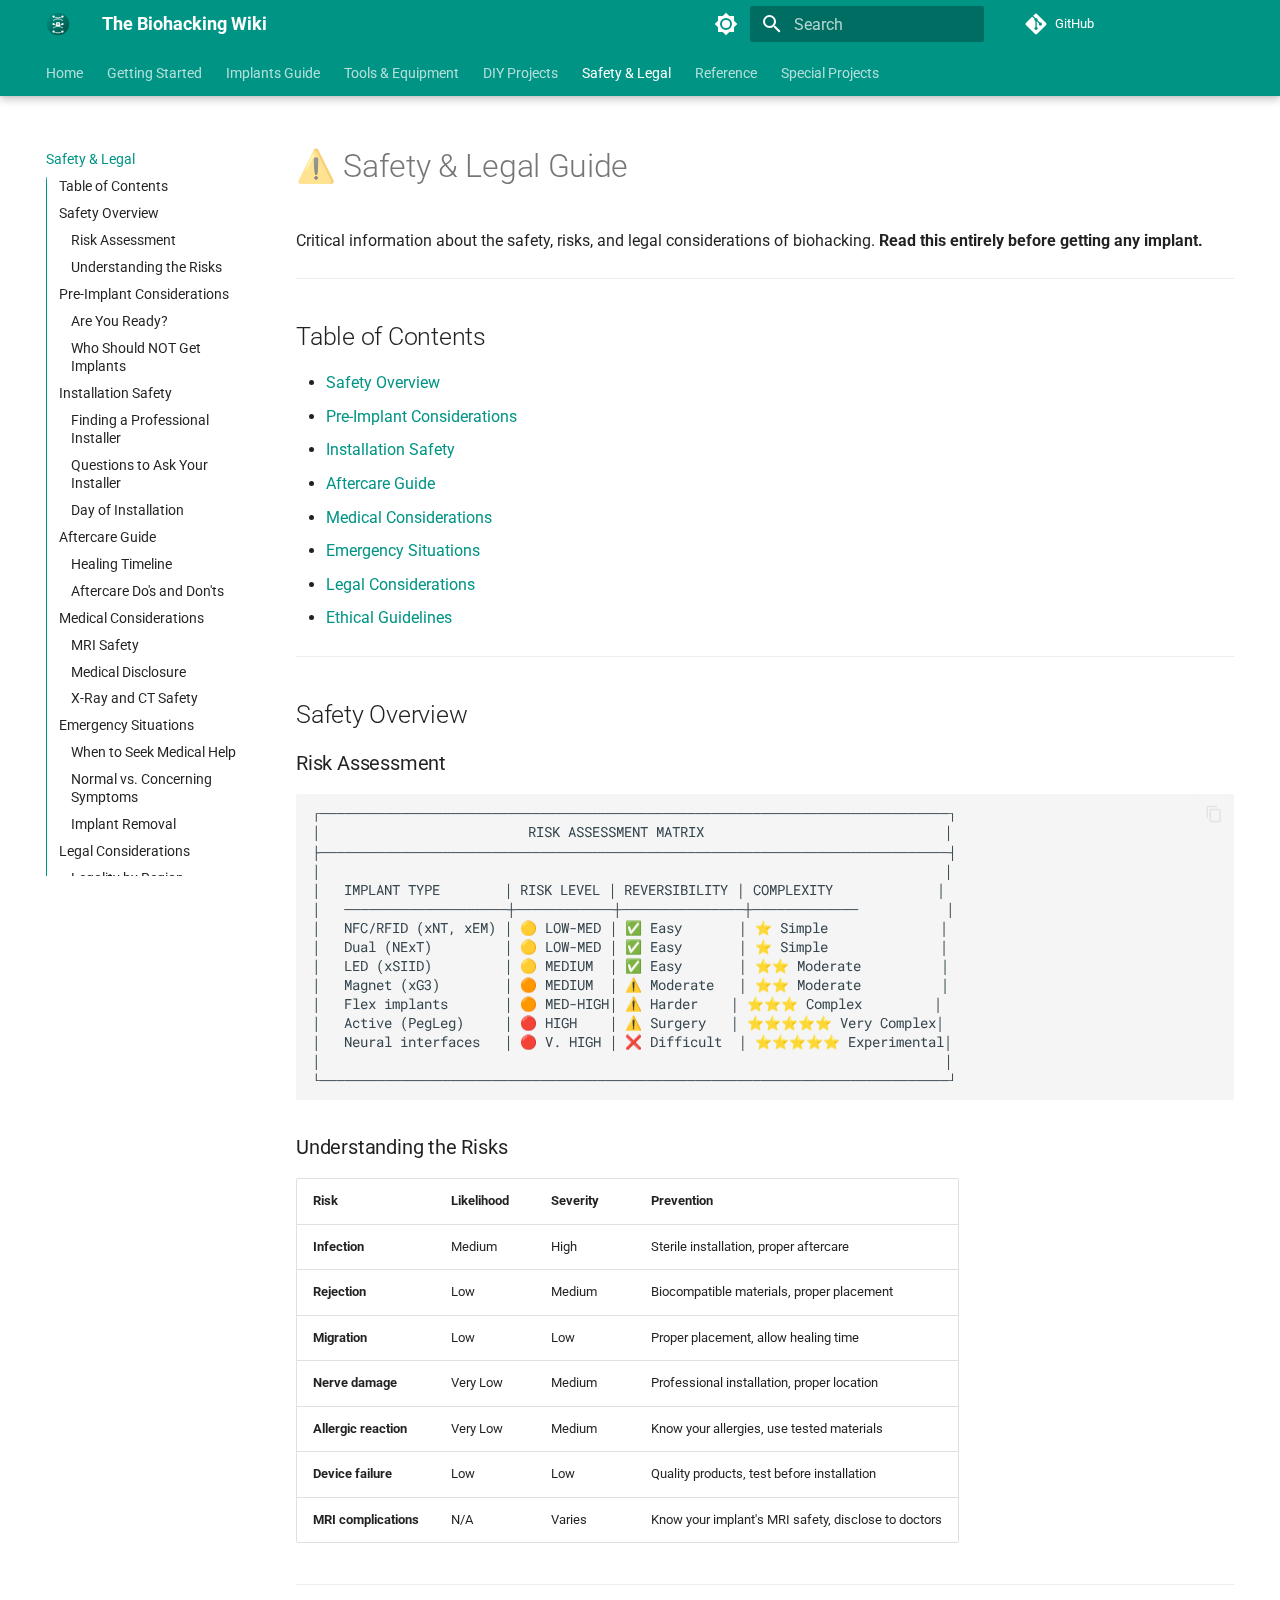
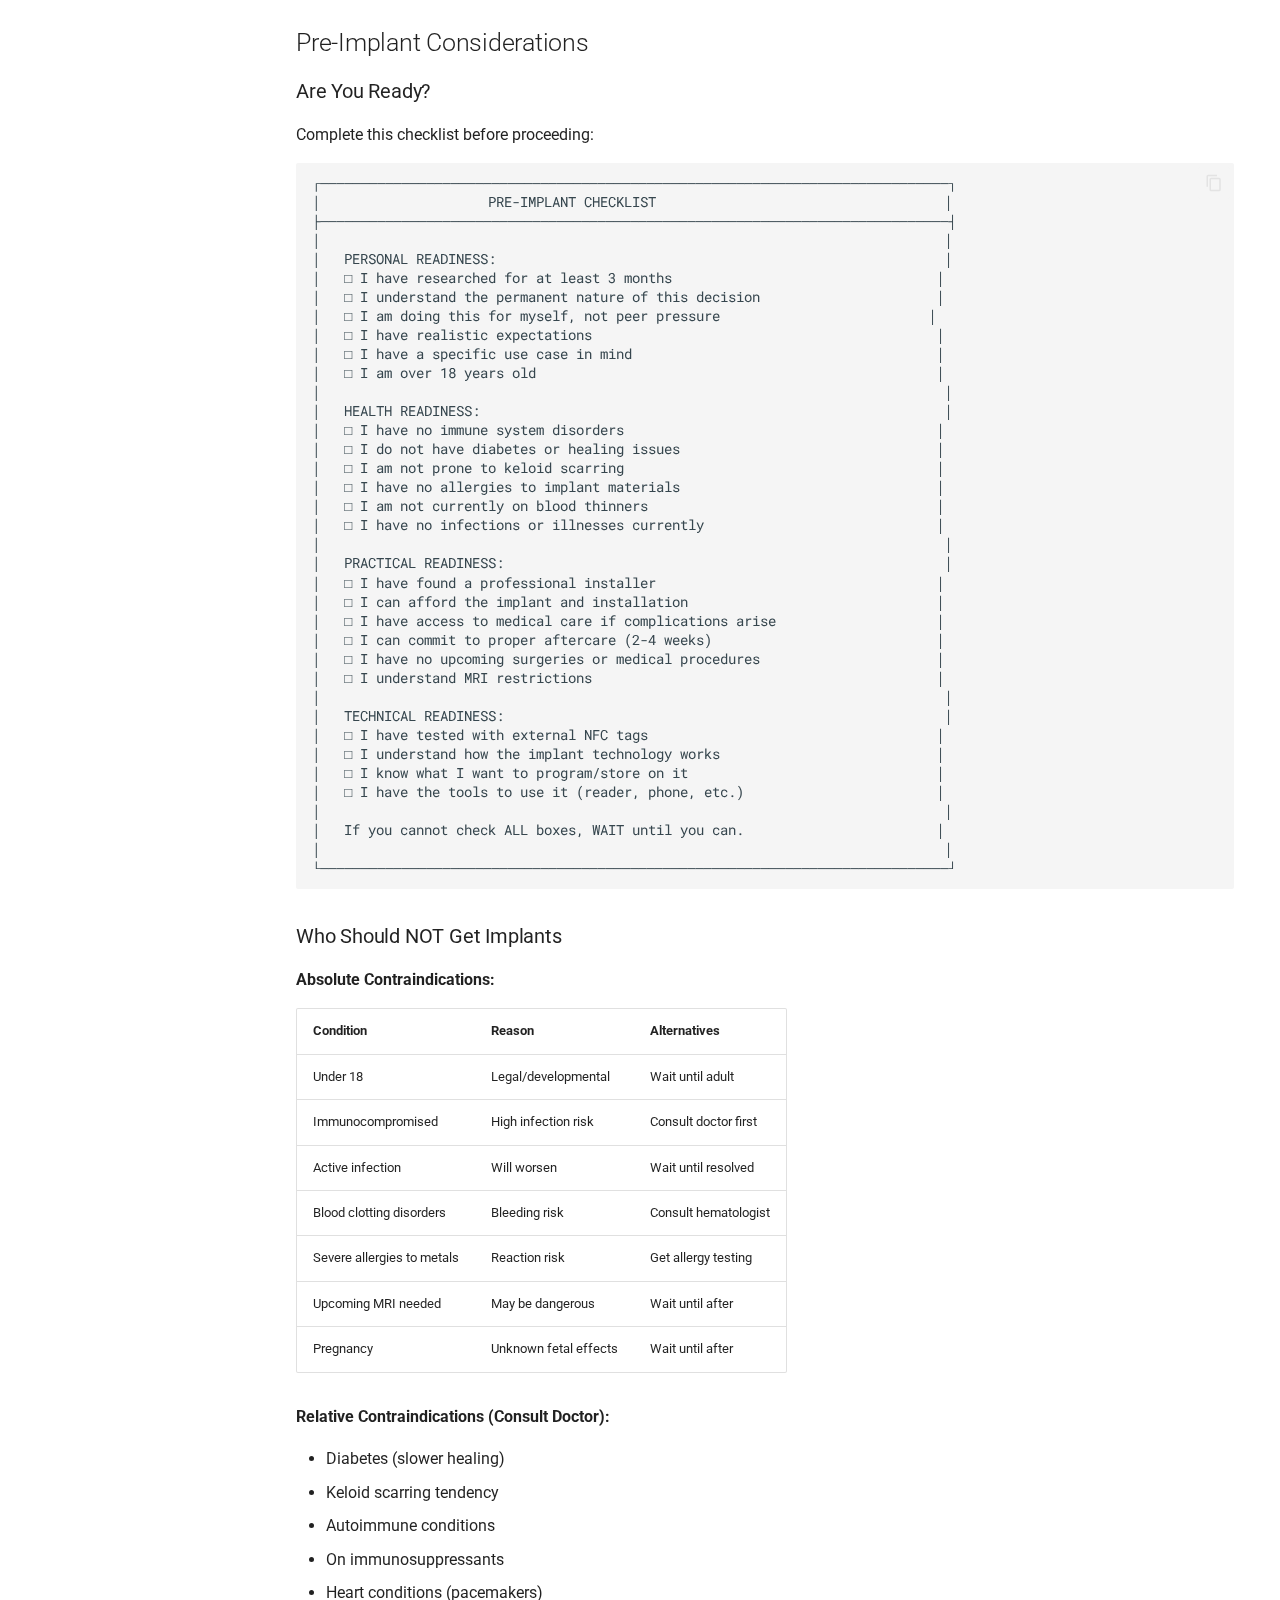
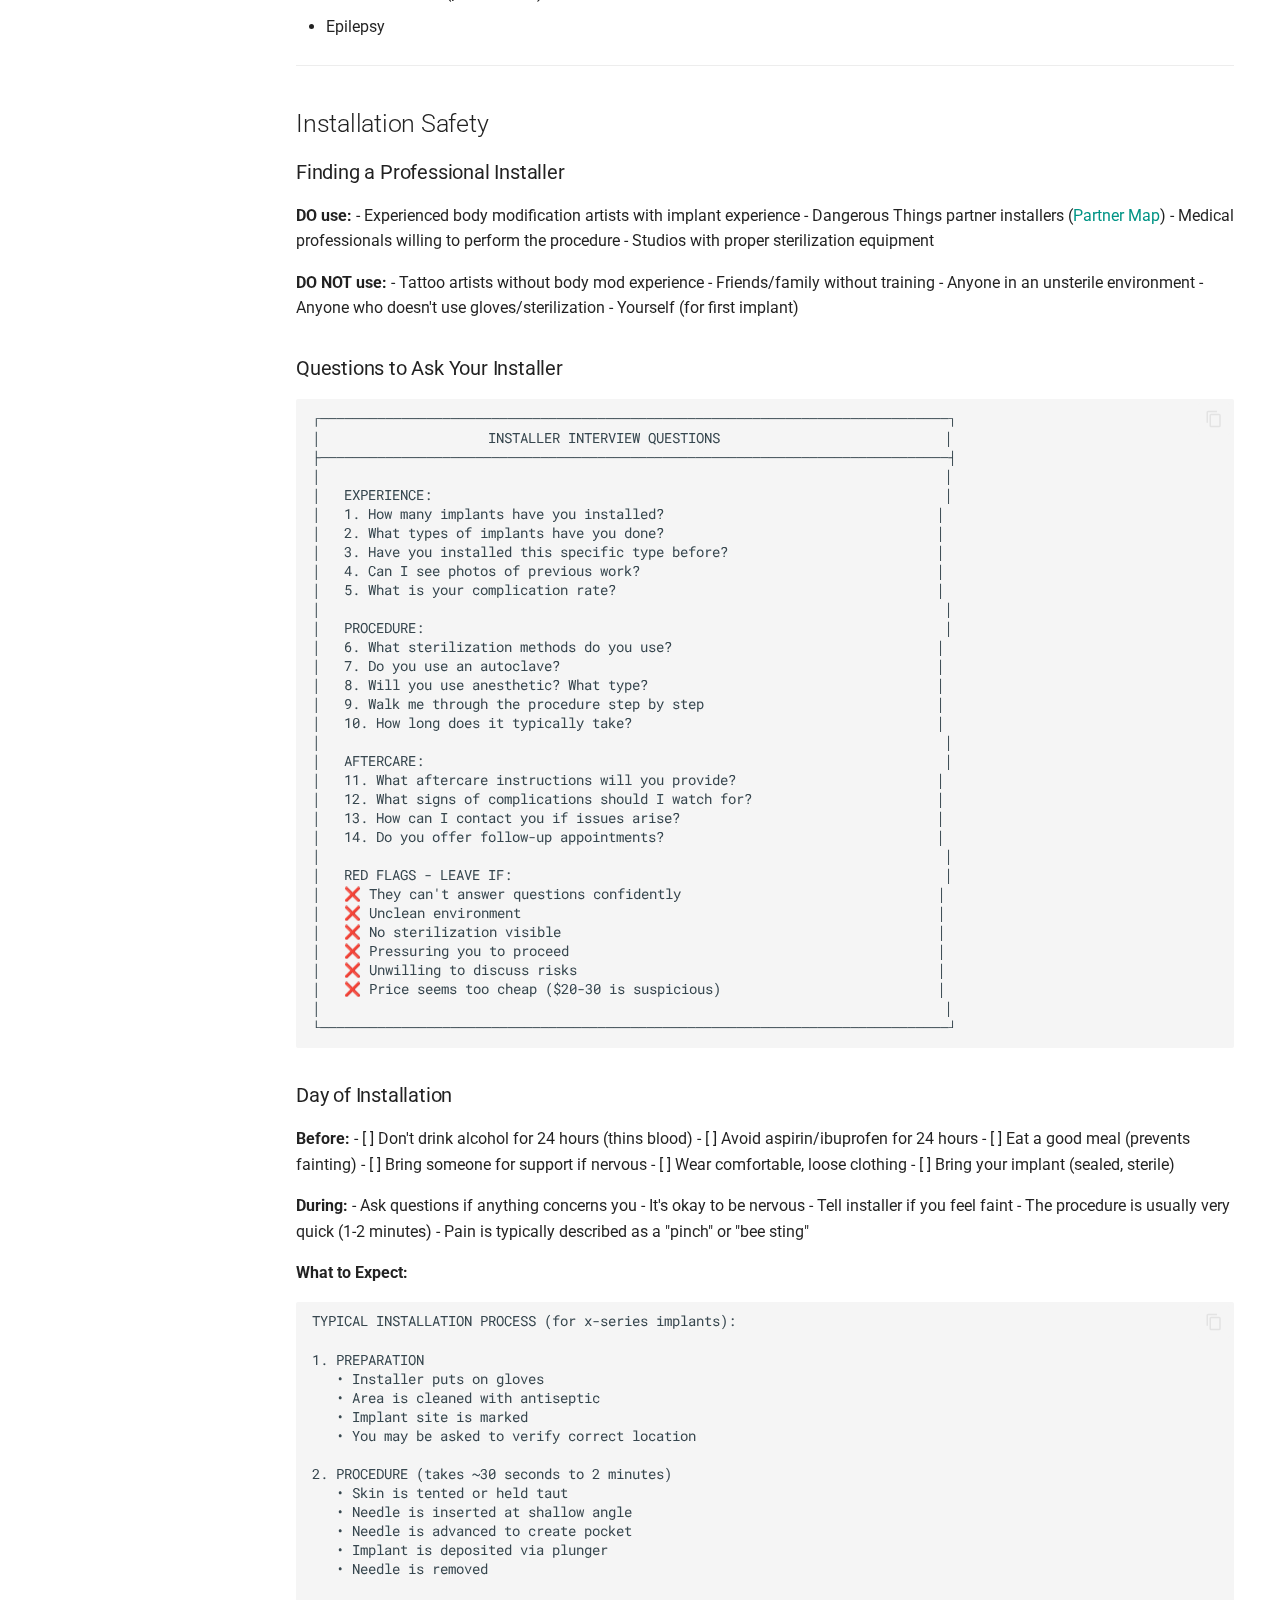
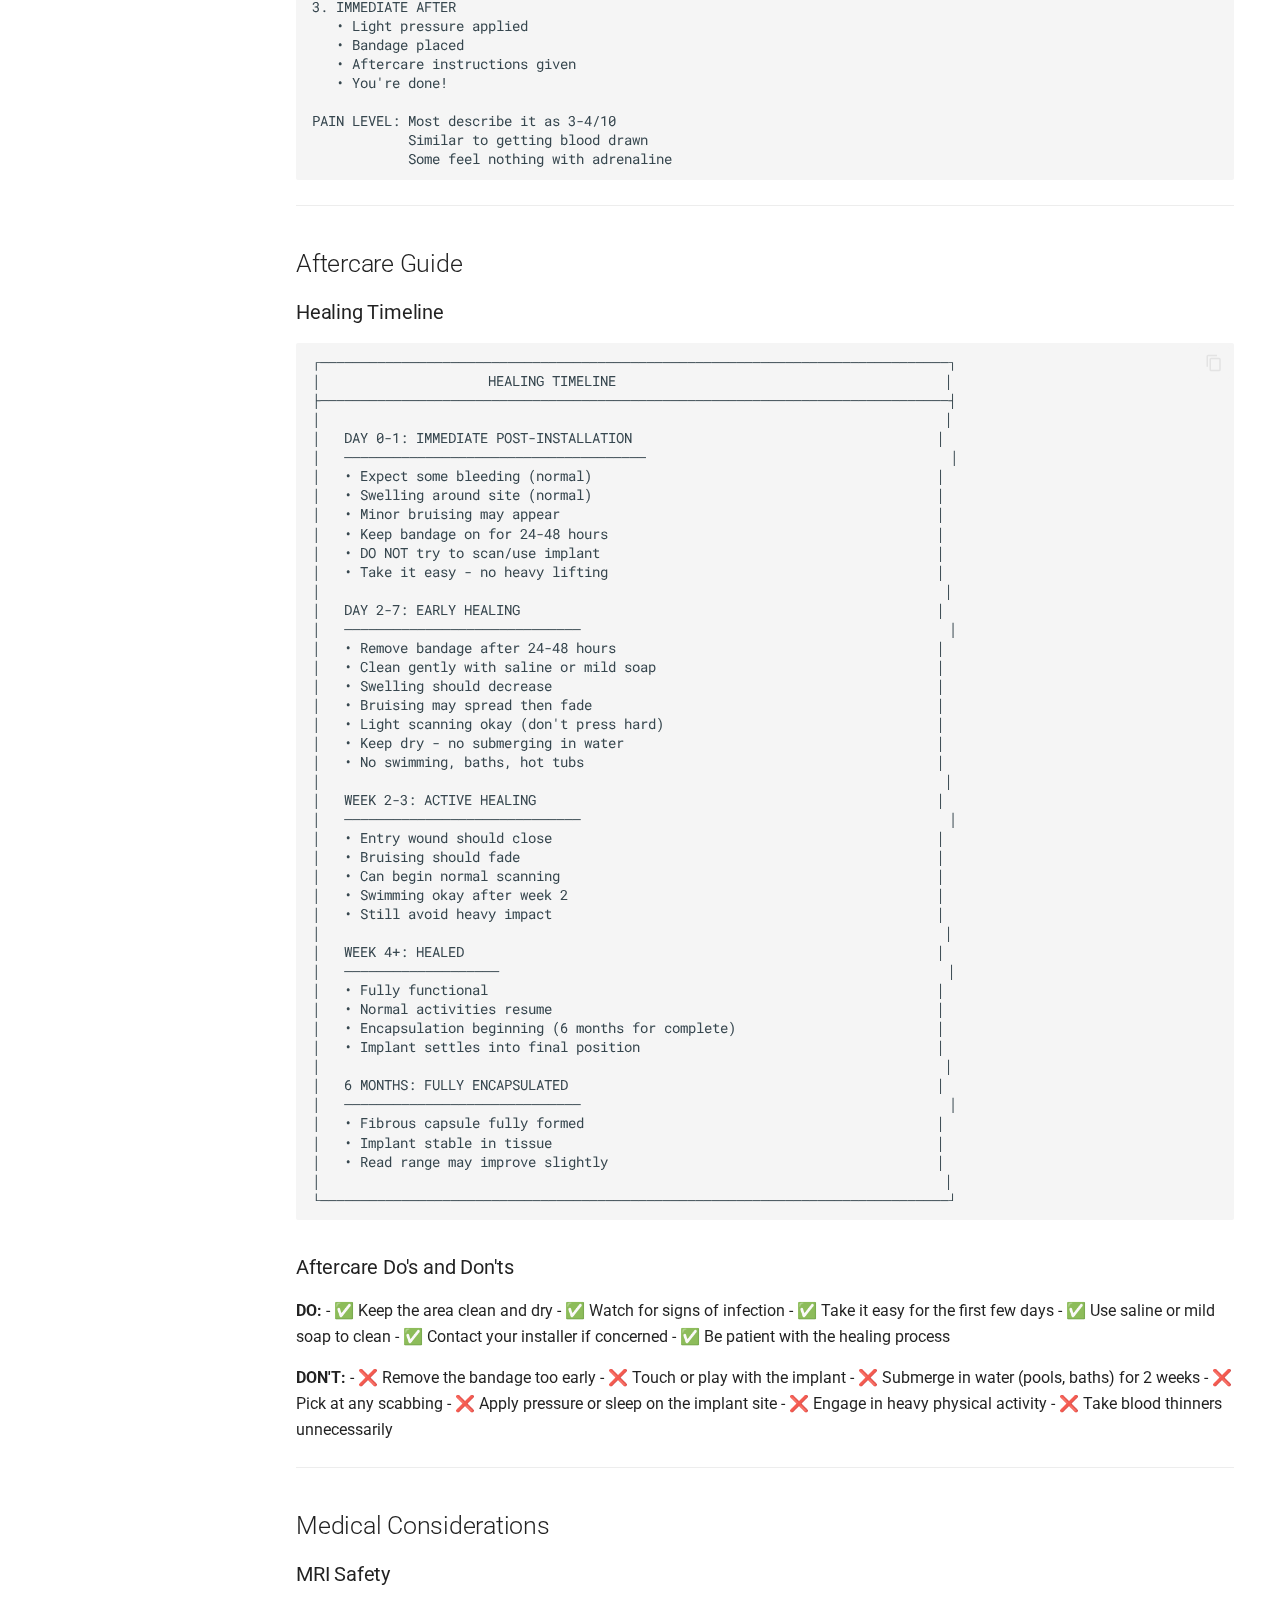
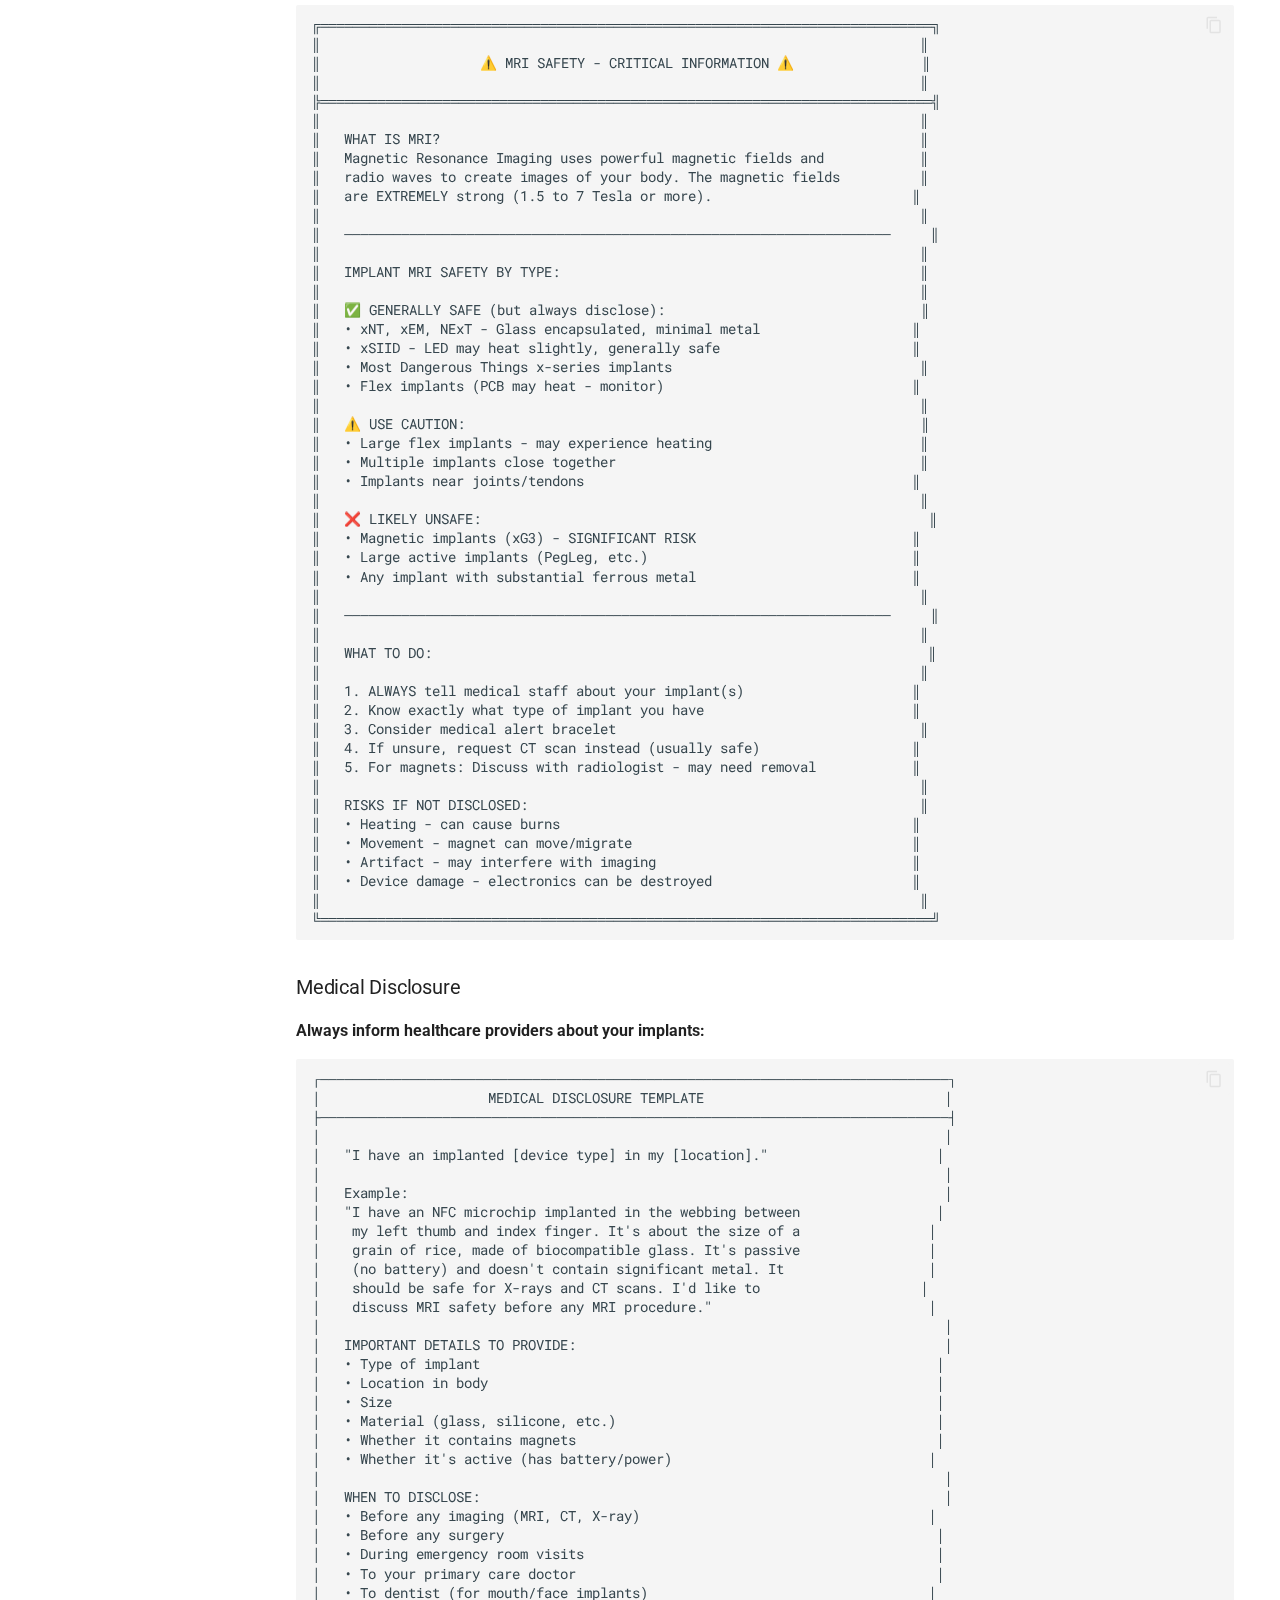
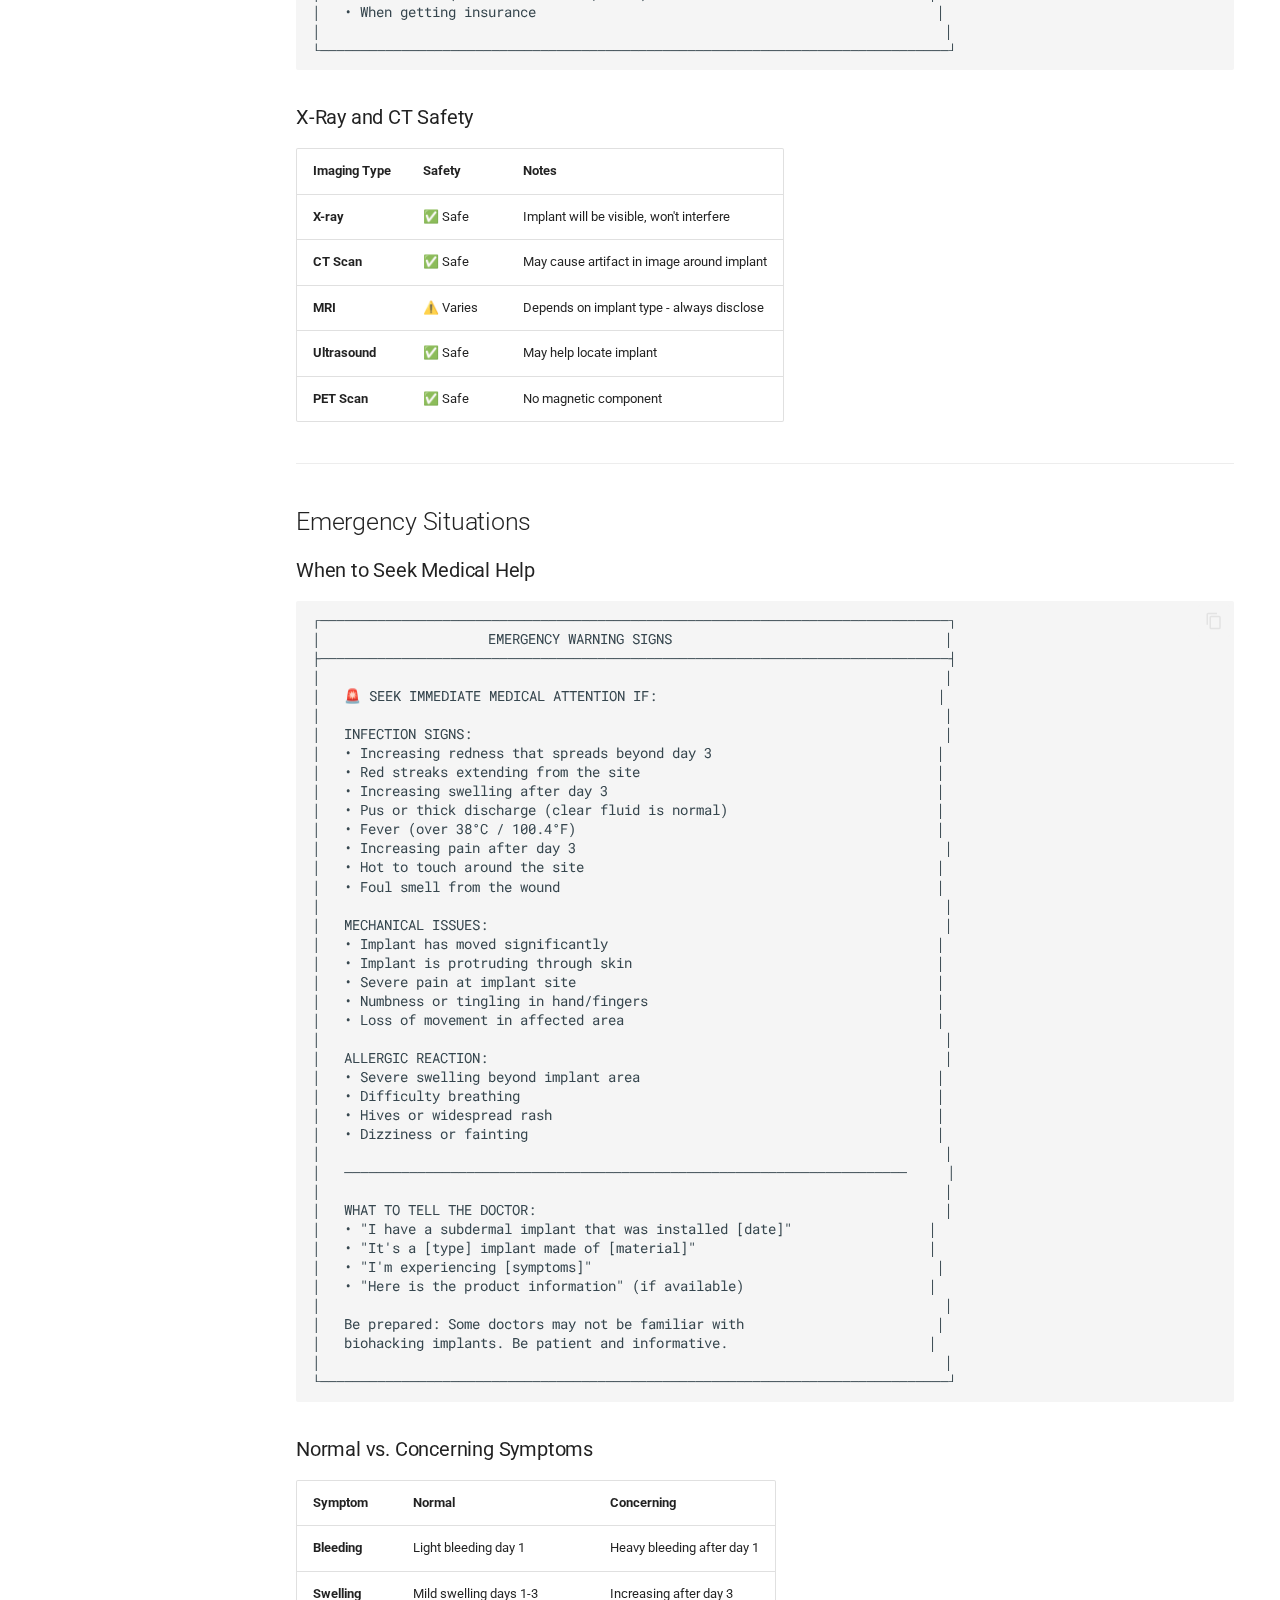
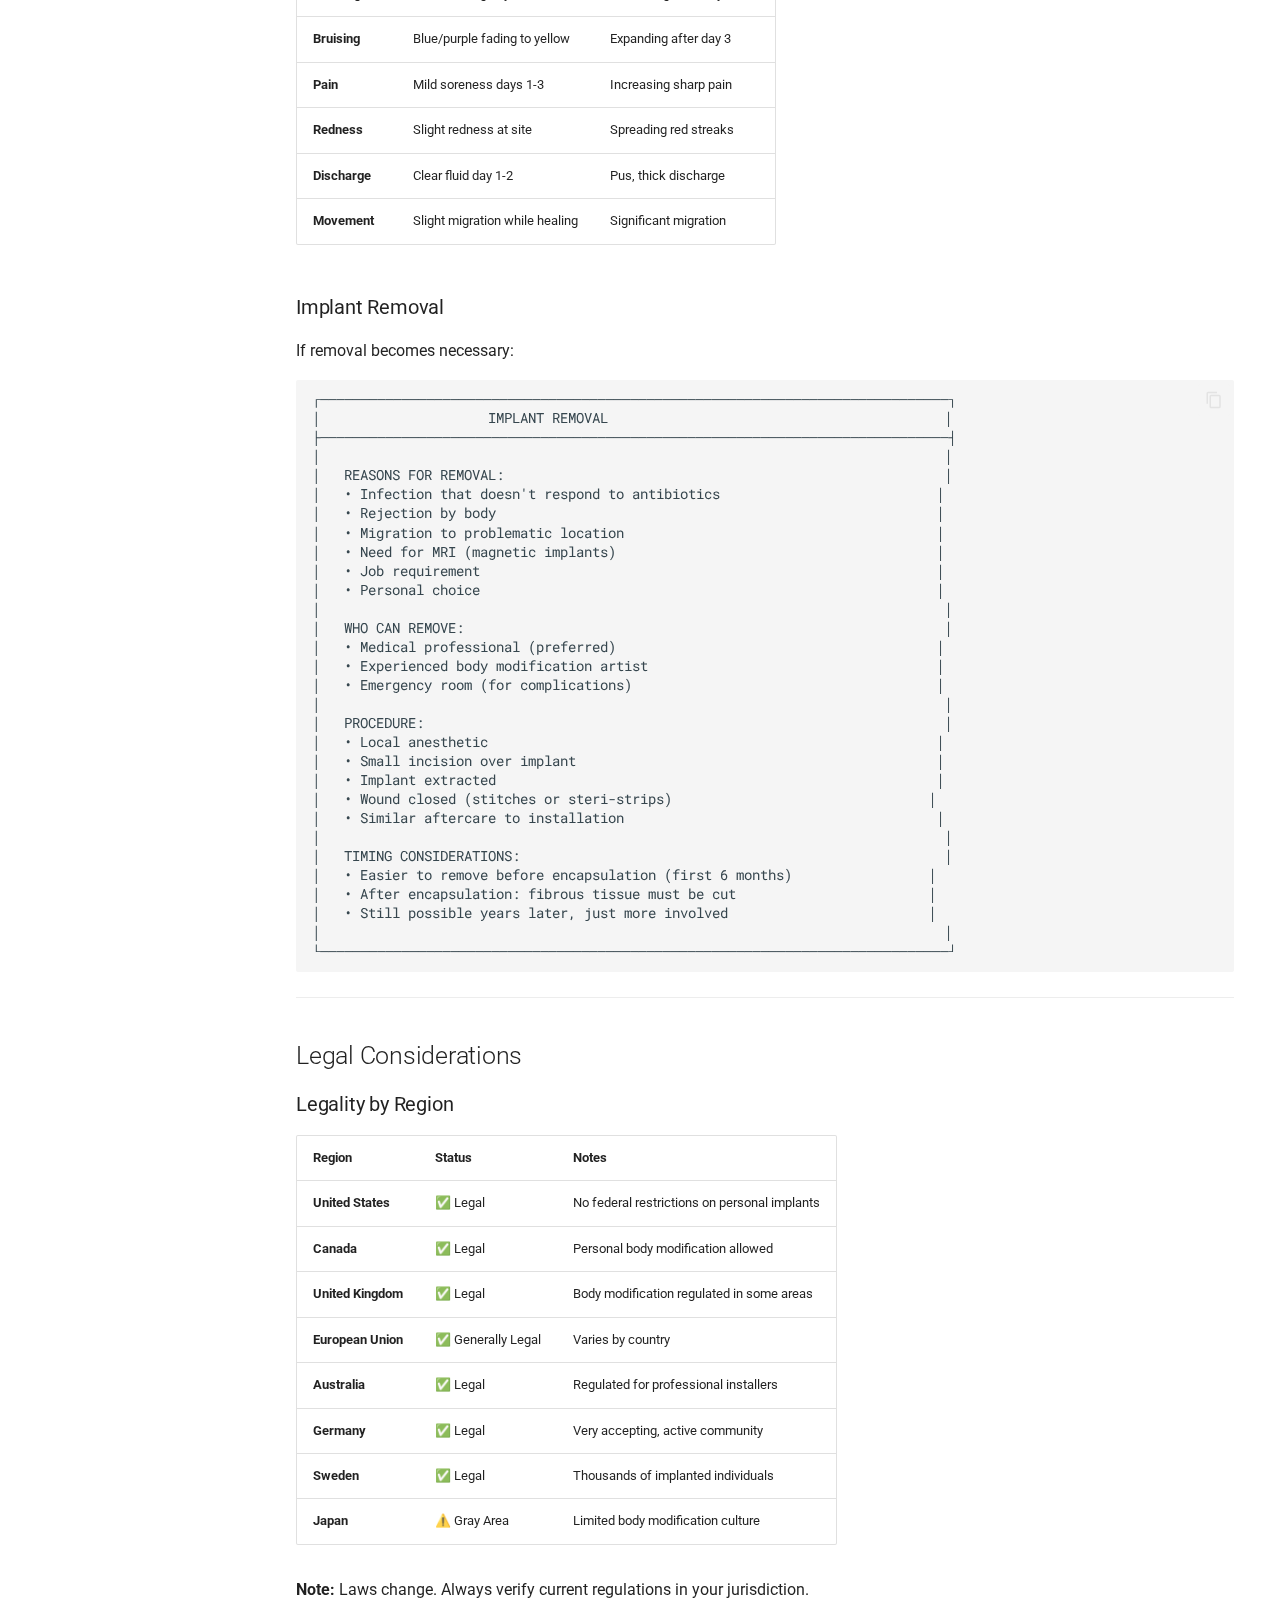
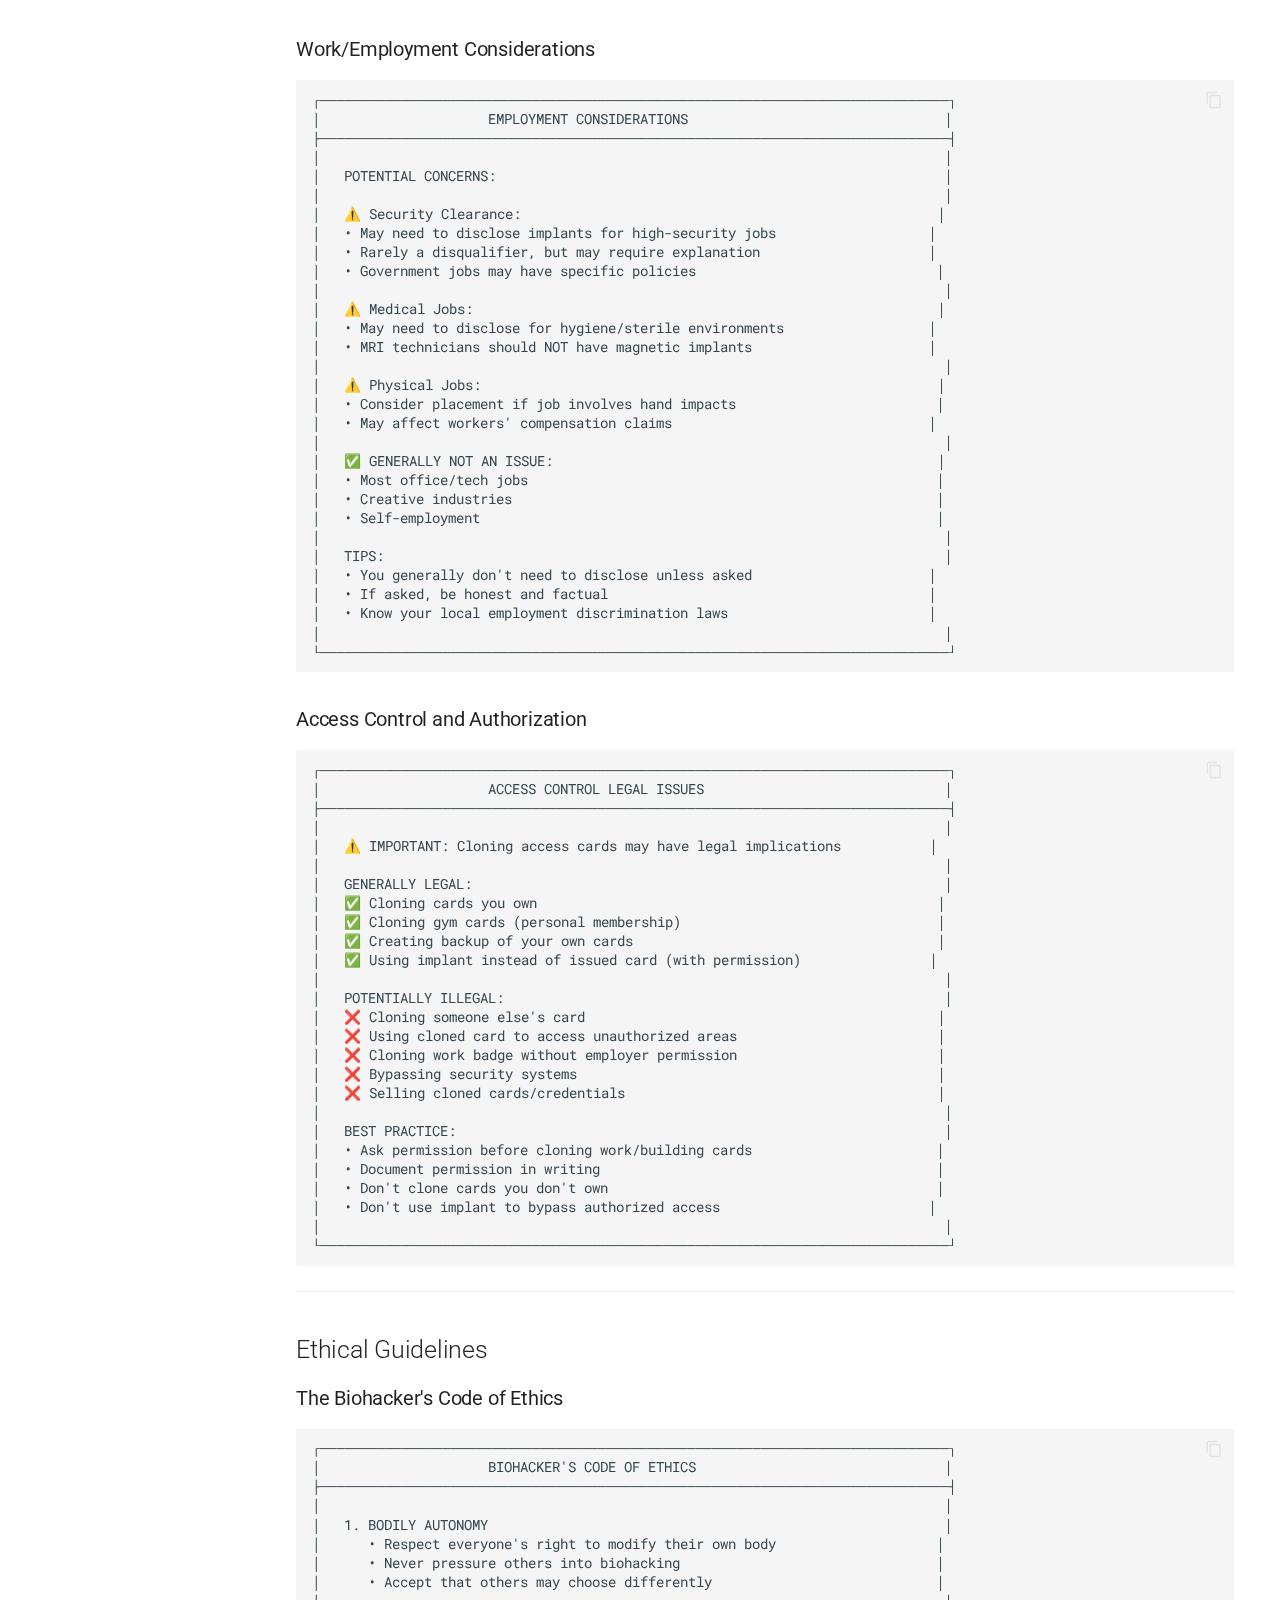
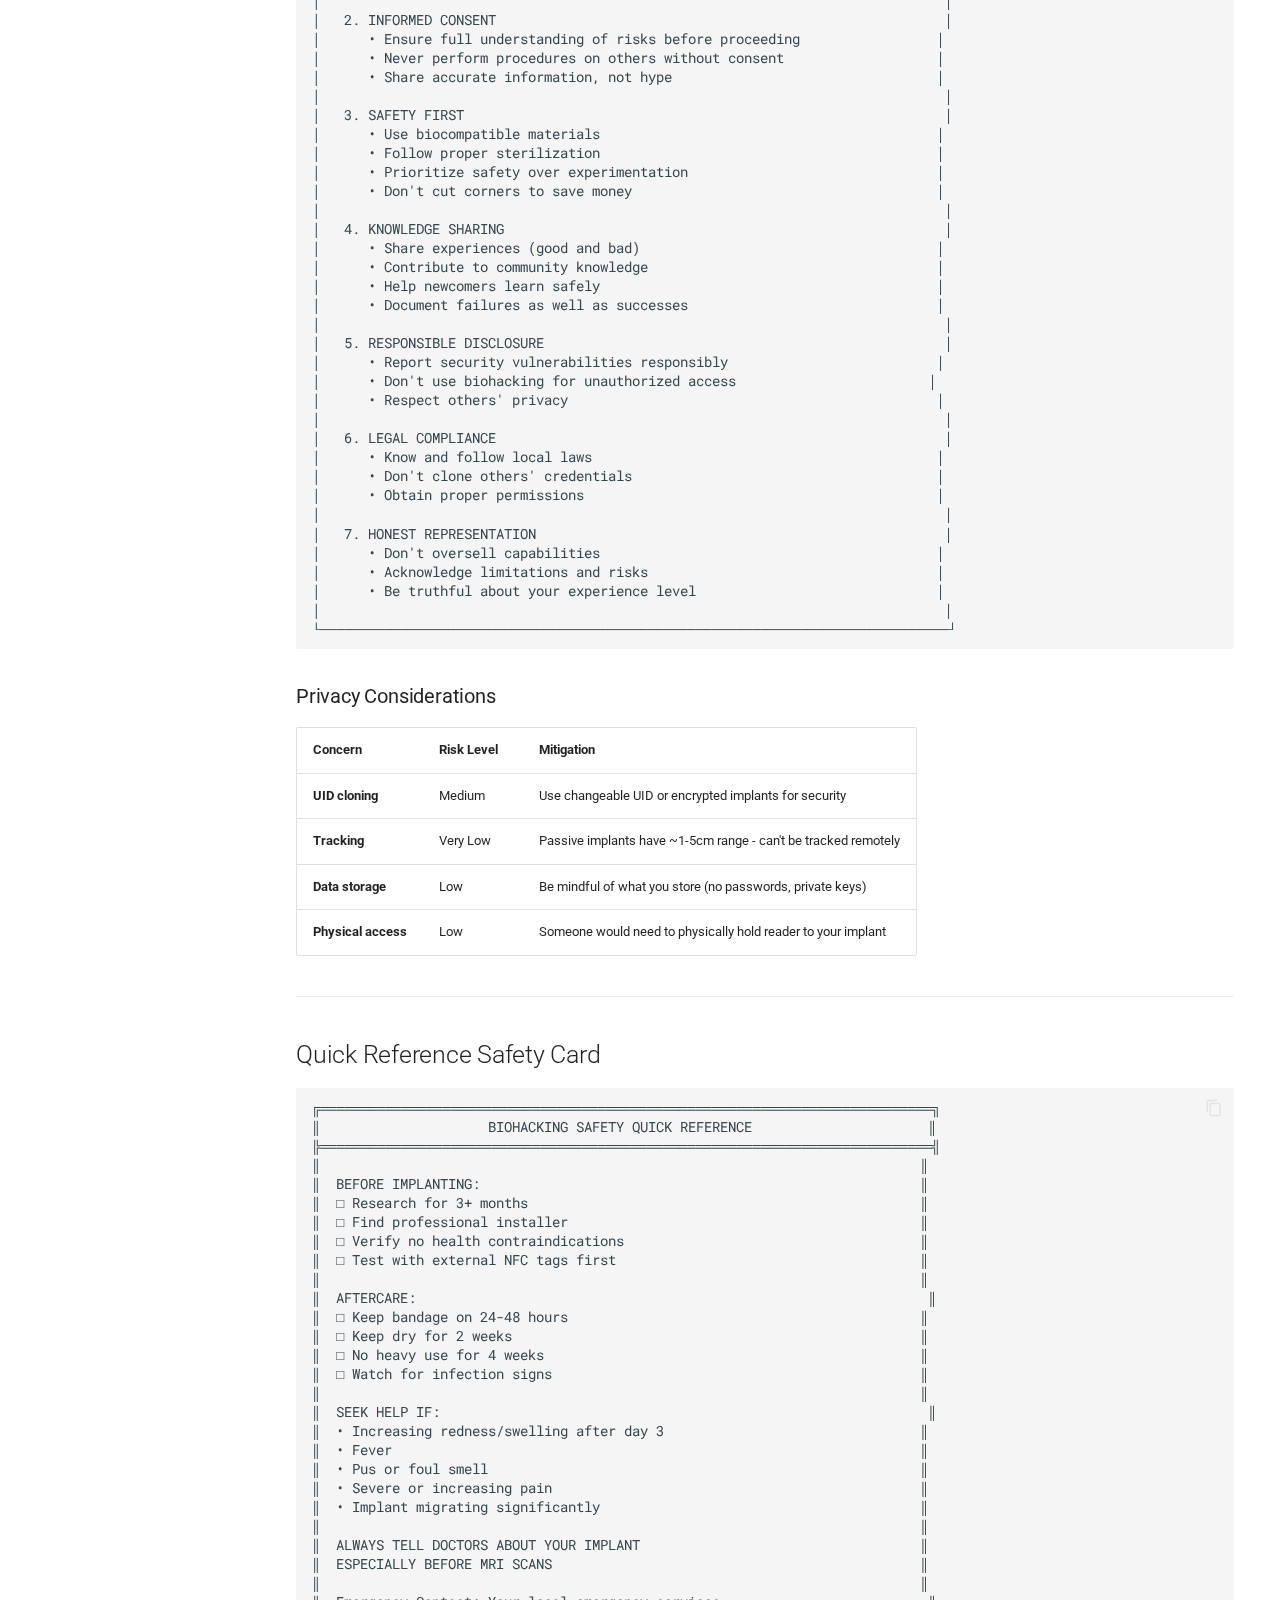
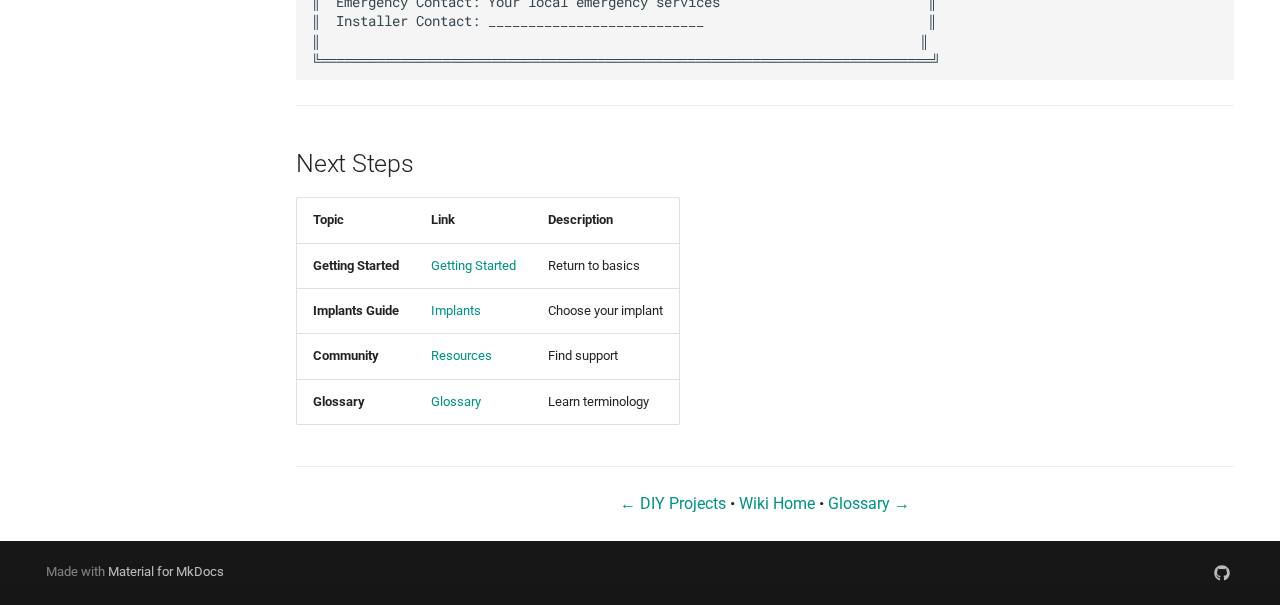
<file: safety-and-legal/index.html>
<!DOCTYPE html><html lang="en" class="no-js"><head>
    
      <meta charset="utf-8">
      <meta name="viewport" content="width=device-width,initial-scale=1">
      
        <meta name="description" content="Your complete guide to human-technology integration, implantable technology, biohacking, and DIY projects.">
      
      
      
        <link rel="canonical" href="https://J9ck.github.io/biohacking-wiki/safety-and-legal/">
      
      
        <link rel="prev" href="../diy-projects/">
      
      
        <link rel="next" href="../glossary/">
      
      
        
      
      
      <link rel="icon" href="../assets/images/favicon.png">
      <meta name="generator" content="mkdocs-1.6.1, mkdocs-material-9.7.0">
    
    
      
        <title>Safety &amp; Legal - The Biohacking Wiki</title>
      
    
    
      <link rel="stylesheet" href="../assets/stylesheets/main.618322db.min.css">
      
        
        <link rel="stylesheet" href="../assets/stylesheets/palette.ab4e12ef.min.css">
      
      


    
    
      
    
    
      
        
        
        <link rel="preconnect" href="https://fonts.gstatic.com" crossorigin>
        <link rel="stylesheet" href="https://fonts.googleapis.com/css?family=Roboto:300,300i,400,400i,700,700i%7CRoboto+Mono:400,400i,700,700i&amp;display=fallback">
        <style>:root{--md-text-font:"Roboto";--md-code-font:"Roboto Mono"}</style>
      
    
    
      <link rel="stylesheet" href="../assets/stylesheets/extra.css">
    
    <script>__md_scope=new URL("..",location),__md_hash=e=>[...e].reduce(((e,_)=>(e<<5)-e+_.charCodeAt(0)),0),__md_get=(e,_=localStorage,t=__md_scope)=>JSON.parse(_.getItem(t.pathname+"."+e)),__md_set=(e,_,t=localStorage,a=__md_scope)=>{try{t.setItem(a.pathname+"."+e,JSON.stringify(_))}catch(e){}}</script>
    
      

    
    
  <link href="../assets/stylesheets/glightbox.min.css" rel="stylesheet"><script src="../assets/javascripts/glightbox.min.js"></script><style id="glightbox-style">
            html.glightbox-open { overflow: initial; height: 100%; }
            .gslide-title { margin-top: 0px; user-select: text; }
            .gslide-desc { color: #666; user-select: text; }
            .gslide-image img { background: white; }
            .gscrollbar-fixer { padding-right: 15px; }
            .gdesc-inner { font-size: 0.75rem; }
            body[data-md-color-scheme="slate"] .gdesc-inner { background: var(--md-default-bg-color); }
            body[data-md-color-scheme="slate"] .gslide-title { color: var(--md-default-fg-color); }
            body[data-md-color-scheme="slate"] .gslide-desc { color: var(--md-default-fg-color); }
        </style></head>
  
  
    
    
      
    
    
    
    
    <body dir="ltr" data-md-color-scheme="default" data-md-color-primary="teal" data-md-color-accent="deep-purple">
  
    
    <input class="md-toggle" data-md-toggle="drawer" type="checkbox" id="__drawer" autocomplete="off">
    <input class="md-toggle" data-md-toggle="search" type="checkbox" id="__search" autocomplete="off">
    <label class="md-overlay" for="__drawer"></label>
    <div data-md-component="skip">
      
        
        <a href="#safety-legal-guide" class="md-skip">
          Skip to content
        </a>
      
    </div>
    <div data-md-component="announce">
      
    </div>
    
    
      

  

<header class="md-header md-header--shadow md-header--lifted" data-md-component="header">
  <nav class="md-header__inner md-grid" aria-label="Header">
    <a href=".." title="The Biohacking Wiki" class="md-header__button md-logo" aria-label="The Biohacking Wiki" data-md-component="logo">
      
  <img src="../assets/images/logo.svg" alt="logo">

    </a>
    <label class="md-header__button md-icon" for="__drawer">
      
      <svg xmlns="http://www.w3.org/2000/svg" viewBox="0 0 24 24"><path d="M3 6h18v2H3zm0 5h18v2H3zm0 5h18v2H3z"></path></svg>
    </label>
    <div class="md-header__title" data-md-component="header-title">
      <div class="md-header__ellipsis">
        <div class="md-header__topic">
          <span class="md-ellipsis">
            The Biohacking Wiki
          </span>
        </div>
        <div class="md-header__topic" data-md-component="header-topic">
          <span class="md-ellipsis">
            
              Safety &amp; Legal
            
          </span>
        </div>
      </div>
    </div>
    
      
        <form class="md-header__option" data-md-component="palette">
  
    
    
    
    <input class="md-option" data-md-color-media="(prefers-color-scheme: light)" data-md-color-scheme="default" data-md-color-primary="teal" data-md-color-accent="deep-purple" aria-label="Switch to dark mode" type="radio" name="__palette" id="__palette_0">
    
      <label class="md-header__button md-icon" title="Switch to dark mode" for="__palette_1" hidden>
        <svg xmlns="http://www.w3.org/2000/svg" viewBox="0 0 24 24"><path d="M12 8a4 4 0 0 0-4 4 4 4 0 0 0 4 4 4 4 0 0 0 4-4 4 4 0 0 0-4-4m0 10a6 6 0 0 1-6-6 6 6 0 0 1 6-6 6 6 0 0 1 6 6 6 6 0 0 1-6 6m8-9.31V4h-4.69L12 .69 8.69 4H4v4.69L.69 12 4 15.31V20h4.69L12 23.31 15.31 20H20v-4.69L23.31 12z"></path></svg>
      </label>
    
  
    
    
    
    <input class="md-option" data-md-color-media="(prefers-color-scheme: dark)" data-md-color-scheme="slate" data-md-color-primary="teal" data-md-color-accent="lime" aria-label="Switch to light mode" type="radio" name="__palette" id="__palette_1">
    
      <label class="md-header__button md-icon" title="Switch to light mode" for="__palette_0" hidden>
        <svg xmlns="http://www.w3.org/2000/svg" viewBox="0 0 24 24"><path d="M12 18c-.89 0-1.74-.2-2.5-.55C11.56 16.5 13 14.42 13 12s-1.44-4.5-3.5-5.45C10.26 6.2 11.11 6 12 6a6 6 0 0 1 6 6 6 6 0 0 1-6 6m8-9.31V4h-4.69L12 .69 8.69 4H4v4.69L.69 12 4 15.31V20h4.69L12 23.31 15.31 20H20v-4.69L23.31 12z"></path></svg>
      </label>
    
  
</form>
      
    
    
      <script>var palette=__md_get("__palette");if(palette&&palette.color){if("(prefers-color-scheme)"===palette.color.media){var media=matchMedia("(prefers-color-scheme: light)"),input=document.querySelector(media.matches?"[data-md-color-media='(prefers-color-scheme: light)']":"[data-md-color-media='(prefers-color-scheme: dark)']");palette.color.media=input.getAttribute("data-md-color-media"),palette.color.scheme=input.getAttribute("data-md-color-scheme"),palette.color.primary=input.getAttribute("data-md-color-primary"),palette.color.accent=input.getAttribute("data-md-color-accent")}for(var[key,value]of Object.entries(palette.color))document.body.setAttribute("data-md-color-"+key,value)}</script>
    
    
    
      
      
        <label class="md-header__button md-icon" for="__search">
          
          <svg xmlns="http://www.w3.org/2000/svg" viewBox="0 0 24 24"><path d="M9.5 3A6.5 6.5 0 0 1 16 9.5c0 1.61-.59 3.09-1.56 4.23l.27.27h.79l5 5-1.5 1.5-5-5v-.79l-.27-.27A6.52 6.52 0 0 1 9.5 16 6.5 6.5 0 0 1 3 9.5 6.5 6.5 0 0 1 9.5 3m0 2C7 5 5 7 5 9.5S7 14 9.5 14 14 12 14 9.5 12 5 9.5 5"></path></svg>
        </label>
        <div class="md-search" data-md-component="search" role="dialog">
  <label class="md-search__overlay" for="__search"></label>
  <div class="md-search__inner" role="search">
    <form class="md-search__form" name="search">
      <input type="text" class="md-search__input" name="query" aria-label="Search" placeholder="Search" autocapitalize="off" autocorrect="off" autocomplete="off" spellcheck="false" data-md-component="search-query" required>
      <label class="md-search__icon md-icon" for="__search">
        
        <svg xmlns="http://www.w3.org/2000/svg" viewBox="0 0 24 24"><path d="M9.5 3A6.5 6.5 0 0 1 16 9.5c0 1.61-.59 3.09-1.56 4.23l.27.27h.79l5 5-1.5 1.5-5-5v-.79l-.27-.27A6.52 6.52 0 0 1 9.5 16 6.5 6.5 0 0 1 3 9.5 6.5 6.5 0 0 1 9.5 3m0 2C7 5 5 7 5 9.5S7 14 9.5 14 14 12 14 9.5 12 5 9.5 5"></path></svg>
        
        <svg xmlns="http://www.w3.org/2000/svg" viewBox="0 0 24 24"><path d="M20 11v2H8l5.5 5.5-1.42 1.42L4.16 12l7.92-7.92L13.5 5.5 8 11z"></path></svg>
      </label>
      <nav class="md-search__options" aria-label="Search">
        
          <a href="javascript:void(0)" class="md-search__icon md-icon" title="Share" aria-label="Share" data-clipboard data-clipboard-text="" data-md-component="search-share" tabindex="-1">
            
            <svg xmlns="http://www.w3.org/2000/svg" viewBox="0 0 24 24"><path d="M18 16.08c-.76 0-1.44.3-1.96.77L8.91 12.7c.05-.23.09-.46.09-.7s-.04-.47-.09-.7l7.05-4.11c.54.5 1.25.81 2.04.81a3 3 0 0 0 3-3 3 3 0 0 0-3-3 3 3 0 0 0-3 3c0 .24.04.47.09.7L8.04 9.81C7.5 9.31 6.79 9 6 9a3 3 0 0 0-3 3 3 3 0 0 0 3 3c.79 0 1.5-.31 2.04-.81l7.12 4.15c-.05.21-.08.43-.08.66 0 1.61 1.31 2.91 2.92 2.91s2.92-1.3 2.92-2.91A2.92 2.92 0 0 0 18 16.08"></path></svg>
          </a>
        
        <button type="reset" class="md-search__icon md-icon" title="Clear" aria-label="Clear" tabindex="-1">
          
          <svg xmlns="http://www.w3.org/2000/svg" viewBox="0 0 24 24"><path d="M19 6.41 17.59 5 12 10.59 6.41 5 5 6.41 10.59 12 5 17.59 6.41 19 12 13.41 17.59 19 19 17.59 13.41 12z"></path></svg>
        </button>
      </nav>
      
        <div class="md-search__suggest" data-md-component="search-suggest"></div>
      
    </form>
    <div class="md-search__output">
      <div class="md-search__scrollwrap" tabindex="0" data-md-scrollfix>
        <div class="md-search-result" data-md-component="search-result">
          <div class="md-search-result__meta">
            Initializing search
          </div>
          <ol class="md-search-result__list" role="presentation"></ol>
        </div>
      </div>
    </div>
  </div>
</div>
      
    
    
      <div class="md-header__source">
        <a href="https://github.com/J9ck/biohacking-wiki" title="Go to repository" class="md-source" data-md-component="source">
  <div class="md-source__icon md-icon">
    
    <svg xmlns="http://www.w3.org/2000/svg" viewBox="0 0 448 512"><!--! Font Awesome Free 7.1.0 by @fontawesome - https://fontawesome.com License - https://fontawesome.com/license/free (Icons: CC BY 4.0, Fonts: SIL OFL 1.1, Code: MIT License) Copyright 2025 Fonticons, Inc.--><path d="M439.6 236.1 244 40.5c-5.4-5.5-12.8-8.5-20.4-8.5s-15 3-20.4 8.4L162.5 81l51.5 51.5c27.1-9.1 52.7 16.8 43.4 43.7l49.7 49.7c34.2-11.8 61.2 31 35.5 56.7-26.5 26.5-70.2-2.9-56-37.3L240.3 199v121.9c25.3 12.5 22.3 41.8 9.1 55-6.4 6.4-15.2 10.1-24.3 10.1s-17.8-3.6-24.3-10.1c-17.6-17.6-11.1-46.9 11.2-56v-123c-20.8-8.5-24.6-30.7-18.6-45L142.6 101 8.5 235.1C3 240.6 0 247.9 0 255.5s3 15 8.5 20.4l195.6 195.7c5.4 5.4 12.7 8.4 20.4 8.4s15-3 20.4-8.4l194.7-194.7c5.4-5.4 8.4-12.8 8.4-20.4s-3-15-8.4-20.4"></path></svg>
  </div>
  <div class="md-source__repository">
    GitHub
  </div>
</a>
      </div>
    
  </nav>
  
    
      
<nav class="md-tabs" aria-label="Tabs" data-md-component="tabs">
  <div class="md-grid">
    <ul class="md-tabs__list">
      
        
  
  
  
  
    <li class="md-tabs__item">
      <a href=".." class="md-tabs__link">
        
  
  
    
  
  Home

      </a>
    </li>
  

      
        
  
  
  
  
    
    
      <li class="md-tabs__item">
        <a href="../getting-started/" class="md-tabs__link">
          
  
  
  Getting Started

        </a>
      </li>
    
  

      
        
  
  
  
  
    
    
      <li class="md-tabs__item">
        <a href="../implants-guide/" class="md-tabs__link">
          
  
  
  Implants Guide

        </a>
      </li>
    
  

      
        
  
  
  
  
    <li class="md-tabs__item">
      <a href="../tools-and-equipment/" class="md-tabs__link">
        
  
  
    
  
  Tools &amp; Equipment

      </a>
    </li>
  

      
        
  
  
  
  
    <li class="md-tabs__item">
      <a href="../diy-projects/" class="md-tabs__link">
        
  
  
    
  
  DIY Projects

      </a>
    </li>
  

      
        
  
  
  
    
  
  
    <li class="md-tabs__item md-tabs__item--active">
      <a href="./" class="md-tabs__link">
        
  
  
    
  
  Safety &amp; Legal

      </a>
    </li>
  

      
        
  
  
  
  
    
    
      <li class="md-tabs__item">
        <a href="../glossary/" class="md-tabs__link">
          
  
  
  Reference

        </a>
      </li>
    
  

      
        
  
  
  
  
    
    
      <li class="md-tabs__item">
        <a href="../pegleg/" class="md-tabs__link">
          
  
  
  Special Projects

        </a>
      </li>
    
  

      
    </ul>
  </div>
</nav>
    
  
</header>
    
    <div class="md-container" data-md-component="container">
      
      
        
      
      <main class="md-main" data-md-component="main">
        <div class="md-main__inner md-grid">
          
            
              
              <div class="md-sidebar md-sidebar--primary" data-md-component="sidebar" data-md-type="navigation">
                <div class="md-sidebar__scrollwrap">
                  <div class="md-sidebar__inner">
                    


  


  

<nav class="md-nav md-nav--primary md-nav--lifted md-nav--integrated" aria-label="Navigation" data-md-level="0">
  <label class="md-nav__title" for="__drawer">
    <a href=".." title="The Biohacking Wiki" class="md-nav__button md-logo" aria-label="The Biohacking Wiki" data-md-component="logo">
      
  <img src="../assets/images/logo.svg" alt="logo">

    </a>
    The Biohacking Wiki
  </label>
  
    <div class="md-nav__source">
      <a href="https://github.com/J9ck/biohacking-wiki" title="Go to repository" class="md-source" data-md-component="source">
  <div class="md-source__icon md-icon">
    
    <svg xmlns="http://www.w3.org/2000/svg" viewBox="0 0 448 512"><!--! Font Awesome Free 7.1.0 by @fontawesome - https://fontawesome.com License - https://fontawesome.com/license/free (Icons: CC BY 4.0, Fonts: SIL OFL 1.1, Code: MIT License) Copyright 2025 Fonticons, Inc.--><path d="M439.6 236.1 244 40.5c-5.4-5.5-12.8-8.5-20.4-8.5s-15 3-20.4 8.4L162.5 81l51.5 51.5c27.1-9.1 52.7 16.8 43.4 43.7l49.7 49.7c34.2-11.8 61.2 31 35.5 56.7-26.5 26.5-70.2-2.9-56-37.3L240.3 199v121.9c25.3 12.5 22.3 41.8 9.1 55-6.4 6.4-15.2 10.1-24.3 10.1s-17.8-3.6-24.3-10.1c-17.6-17.6-11.1-46.9 11.2-56v-123c-20.8-8.5-24.6-30.7-18.6-45L142.6 101 8.5 235.1C3 240.6 0 247.9 0 255.5s3 15 8.5 20.4l195.6 195.7c5.4 5.4 12.7 8.4 20.4 8.4s15-3 20.4-8.4l194.7-194.7c5.4-5.4 8.4-12.8 8.4-20.4s-3-15-8.4-20.4"></path></svg>
  </div>
  <div class="md-source__repository">
    GitHub
  </div>
</a>
    </div>
  
  <ul class="md-nav__list" data-md-scrollfix>
    
      
      
  
  
  
  
    <li class="md-nav__item">
      <a href=".." class="md-nav__link">
        
  
  
  <span class="md-ellipsis">
    
  
    Home
  

    
  </span>
  
  

      </a>
    </li>
  

    
      
      
  
  
  
  
    
    
    
    
      
      
        
      
    
    
    <li class="md-nav__item md-nav__item--nested">
      
        
        
          
        
        <input class="md-nav__toggle md-toggle md-toggle--indeterminate" type="checkbox" id="__nav_2">
        
          
          <label class="md-nav__link" for="__nav_2" id="__nav_2_label" tabindex="0">
            
  
  
  <span class="md-ellipsis">
    
  
    Getting Started
  

    
  </span>
  
  

            <span class="md-nav__icon md-icon"></span>
          </label>
        
        <nav class="md-nav" data-md-level="1" aria-labelledby="__nav_2_label" aria-expanded="false">
          <label class="md-nav__title" for="__nav_2">
            <span class="md-nav__icon md-icon"></span>
            
  
    Getting Started
  

          </label>
          <ul class="md-nav__list" data-md-scrollfix>
            
              
                
  
  
  
  
    <li class="md-nav__item">
      <a href="../getting-started/" class="md-nav__link">
        
  
  
  <span class="md-ellipsis">
    
  
    Introduction
  

    
  </span>
  
  

      </a>
    </li>
  

              
            
              
                
  
  
  
  
    <li class="md-nav__item">
      <a href="../biohacking-history/" class="md-nav__link">
        
  
  
  <span class="md-ellipsis">
    
  
    Biohacking History
  

    
  </span>
  
  

      </a>
    </li>
  

              
            
          </ul>
        </nav>
      
    </li>
  

    
      
      
  
  
  
  
    
    
    
    
      
      
        
      
    
    
    <li class="md-nav__item md-nav__item--nested">
      
        
        
          
        
        <input class="md-nav__toggle md-toggle md-toggle--indeterminate" type="checkbox" id="__nav_3">
        
          
          <label class="md-nav__link" for="__nav_3" id="__nav_3_label" tabindex="0">
            
  
  
  <span class="md-ellipsis">
    
  
    Implants Guide
  

    
  </span>
  
  

            <span class="md-nav__icon md-icon"></span>
          </label>
        
        <nav class="md-nav" data-md-level="1" aria-labelledby="__nav_3_label" aria-expanded="false">
          <label class="md-nav__title" for="__nav_3">
            <span class="md-nav__icon md-icon"></span>
            
  
    Implants Guide
  

          </label>
          <ul class="md-nav__list" data-md-scrollfix>
            
              
                
  
  
  
  
    <li class="md-nav__item">
      <a href="../implants-guide/" class="md-nav__link">
        
  
  
  <span class="md-ellipsis">
    
  
    Complete Guide
  

    
  </span>
  
  

      </a>
    </li>
  

              
            
              
                
  
  
  
  
    <li class="md-nav__item">
      <a href="../implant-tech-files/" class="md-nav__link">
        
  
  
  <span class="md-ellipsis">
    
  
    Technical Notes
  

    
  </span>
  
  

      </a>
    </li>
  

              
            
              
                
  
  
  
  
    <li class="md-nav__item">
      <a href="../implant-tech-files/implant-notes/" class="md-nav__link">
        
  
  
  <span class="md-ellipsis">
    
  
    My Implant Notes
  

    
  </span>
  
  

      </a>
    </li>
  

              
            
          </ul>
        </nav>
      
    </li>
  

    
      
      
  
  
  
  
    <li class="md-nav__item">
      <a href="../tools-and-equipment/" class="md-nav__link">
        
  
  
  <span class="md-ellipsis">
    
  
    Tools &amp; Equipment
  

    
  </span>
  
  

      </a>
    </li>
  

    
      
      
  
  
  
  
    <li class="md-nav__item">
      <a href="../diy-projects/" class="md-nav__link">
        
  
  
  <span class="md-ellipsis">
    
  
    DIY Projects
  

    
  </span>
  
  

      </a>
    </li>
  

    
      
      
  
  
    
  
  
  
    <li class="md-nav__item md-nav__item--active">
      
      <input class="md-nav__toggle md-toggle" type="checkbox" id="__toc">
      
      
        
      
      
        <label class="md-nav__link md-nav__link--active" for="__toc">
          
  
  
  <span class="md-ellipsis">
    
  
    Safety &amp; Legal
  

    
  </span>
  
  

          <span class="md-nav__icon md-icon"></span>
        </label>
      
      <a href="./" class="md-nav__link md-nav__link--active">
        
  
  
  <span class="md-ellipsis">
    
  
    Safety &amp; Legal
  

    
  </span>
  
  

      </a>
      
        

<nav class="md-nav md-nav--secondary" aria-label="Table of contents">
  
  
  
    
  
  
    <label class="md-nav__title" for="__toc">
      <span class="md-nav__icon md-icon"></span>
      Table of contents
    </label>
    <ul class="md-nav__list" data-md-component="toc" data-md-scrollfix>
      
        <li class="md-nav__item">
  <a href="#table-of-contents" class="md-nav__link">
    <span class="md-ellipsis">
      
        Table of Contents
      
    </span>
  </a>
  
</li>
      
        <li class="md-nav__item">
  <a href="#safety-overview" class="md-nav__link">
    <span class="md-ellipsis">
      
        Safety Overview
      
    </span>
  </a>
  
    <nav class="md-nav" aria-label="Safety Overview">
      <ul class="md-nav__list">
        
          <li class="md-nav__item">
  <a href="#risk-assessment" class="md-nav__link">
    <span class="md-ellipsis">
      
        Risk Assessment
      
    </span>
  </a>
  
</li>
        
          <li class="md-nav__item">
  <a href="#understanding-the-risks" class="md-nav__link">
    <span class="md-ellipsis">
      
        Understanding the Risks
      
    </span>
  </a>
  
</li>
        
      </ul>
    </nav>
  
</li>
      
        <li class="md-nav__item">
  <a href="#pre-implant-considerations" class="md-nav__link">
    <span class="md-ellipsis">
      
        Pre-Implant Considerations
      
    </span>
  </a>
  
    <nav class="md-nav" aria-label="Pre-Implant Considerations">
      <ul class="md-nav__list">
        
          <li class="md-nav__item">
  <a href="#are-you-ready" class="md-nav__link">
    <span class="md-ellipsis">
      
        Are You Ready?
      
    </span>
  </a>
  
</li>
        
          <li class="md-nav__item">
  <a href="#who-should-not-get-implants" class="md-nav__link">
    <span class="md-ellipsis">
      
        Who Should NOT Get Implants
      
    </span>
  </a>
  
</li>
        
      </ul>
    </nav>
  
</li>
      
        <li class="md-nav__item">
  <a href="#installation-safety" class="md-nav__link">
    <span class="md-ellipsis">
      
        Installation Safety
      
    </span>
  </a>
  
    <nav class="md-nav" aria-label="Installation Safety">
      <ul class="md-nav__list">
        
          <li class="md-nav__item">
  <a href="#finding-a-professional-installer" class="md-nav__link">
    <span class="md-ellipsis">
      
        Finding a Professional Installer
      
    </span>
  </a>
  
</li>
        
          <li class="md-nav__item">
  <a href="#questions-to-ask-your-installer" class="md-nav__link">
    <span class="md-ellipsis">
      
        Questions to Ask Your Installer
      
    </span>
  </a>
  
</li>
        
          <li class="md-nav__item">
  <a href="#day-of-installation" class="md-nav__link">
    <span class="md-ellipsis">
      
        Day of Installation
      
    </span>
  </a>
  
</li>
        
      </ul>
    </nav>
  
</li>
      
        <li class="md-nav__item">
  <a href="#aftercare-guide" class="md-nav__link">
    <span class="md-ellipsis">
      
        Aftercare Guide
      
    </span>
  </a>
  
    <nav class="md-nav" aria-label="Aftercare Guide">
      <ul class="md-nav__list">
        
          <li class="md-nav__item">
  <a href="#healing-timeline" class="md-nav__link">
    <span class="md-ellipsis">
      
        Healing Timeline
      
    </span>
  </a>
  
</li>
        
          <li class="md-nav__item">
  <a href="#aftercare-dos-and-donts" class="md-nav__link">
    <span class="md-ellipsis">
      
        Aftercare Do's and Don'ts
      
    </span>
  </a>
  
</li>
        
      </ul>
    </nav>
  
</li>
      
        <li class="md-nav__item">
  <a href="#medical-considerations" class="md-nav__link">
    <span class="md-ellipsis">
      
        Medical Considerations
      
    </span>
  </a>
  
    <nav class="md-nav" aria-label="Medical Considerations">
      <ul class="md-nav__list">
        
          <li class="md-nav__item">
  <a href="#mri-safety" class="md-nav__link">
    <span class="md-ellipsis">
      
        MRI Safety
      
    </span>
  </a>
  
</li>
        
          <li class="md-nav__item">
  <a href="#medical-disclosure" class="md-nav__link">
    <span class="md-ellipsis">
      
        Medical Disclosure
      
    </span>
  </a>
  
</li>
        
          <li class="md-nav__item">
  <a href="#x-ray-and-ct-safety" class="md-nav__link">
    <span class="md-ellipsis">
      
        X-Ray and CT Safety
      
    </span>
  </a>
  
</li>
        
      </ul>
    </nav>
  
</li>
      
        <li class="md-nav__item">
  <a href="#emergency-situations" class="md-nav__link">
    <span class="md-ellipsis">
      
        Emergency Situations
      
    </span>
  </a>
  
    <nav class="md-nav" aria-label="Emergency Situations">
      <ul class="md-nav__list">
        
          <li class="md-nav__item">
  <a href="#when-to-seek-medical-help" class="md-nav__link">
    <span class="md-ellipsis">
      
        When to Seek Medical Help
      
    </span>
  </a>
  
</li>
        
          <li class="md-nav__item">
  <a href="#normal-vs-concerning-symptoms" class="md-nav__link">
    <span class="md-ellipsis">
      
        Normal vs. Concerning Symptoms
      
    </span>
  </a>
  
</li>
        
          <li class="md-nav__item">
  <a href="#implant-removal" class="md-nav__link">
    <span class="md-ellipsis">
      
        Implant Removal
      
    </span>
  </a>
  
</li>
        
      </ul>
    </nav>
  
</li>
      
        <li class="md-nav__item">
  <a href="#legal-considerations" class="md-nav__link">
    <span class="md-ellipsis">
      
        Legal Considerations
      
    </span>
  </a>
  
    <nav class="md-nav" aria-label="Legal Considerations">
      <ul class="md-nav__list">
        
          <li class="md-nav__item">
  <a href="#legality-by-region" class="md-nav__link">
    <span class="md-ellipsis">
      
        Legality by Region
      
    </span>
  </a>
  
</li>
        
          <li class="md-nav__item">
  <a href="#workemployment-considerations" class="md-nav__link">
    <span class="md-ellipsis">
      
        Work/Employment Considerations
      
    </span>
  </a>
  
</li>
        
          <li class="md-nav__item">
  <a href="#access-control-and-authorization" class="md-nav__link">
    <span class="md-ellipsis">
      
        Access Control and Authorization
      
    </span>
  </a>
  
</li>
        
      </ul>
    </nav>
  
</li>
      
        <li class="md-nav__item">
  <a href="#ethical-guidelines" class="md-nav__link">
    <span class="md-ellipsis">
      
        Ethical Guidelines
      
    </span>
  </a>
  
    <nav class="md-nav" aria-label="Ethical Guidelines">
      <ul class="md-nav__list">
        
          <li class="md-nav__item">
  <a href="#the-biohackers-code-of-ethics" class="md-nav__link">
    <span class="md-ellipsis">
      
        The Biohacker's Code of Ethics
      
    </span>
  </a>
  
</li>
        
          <li class="md-nav__item">
  <a href="#privacy-considerations" class="md-nav__link">
    <span class="md-ellipsis">
      
        Privacy Considerations
      
    </span>
  </a>
  
</li>
        
      </ul>
    </nav>
  
</li>
      
        <li class="md-nav__item">
  <a href="#quick-reference-safety-card" class="md-nav__link">
    <span class="md-ellipsis">
      
        Quick Reference Safety Card
      
    </span>
  </a>
  
</li>
      
        <li class="md-nav__item">
  <a href="#next-steps" class="md-nav__link">
    <span class="md-ellipsis">
      
        Next Steps
      
    </span>
  </a>
  
</li>
      
    </ul>
  
</nav>
      
    </li>
  

    
      
      
  
  
  
  
    
    
    
    
      
      
        
      
    
    
    <li class="md-nav__item md-nav__item--nested">
      
        
        
          
        
        <input class="md-nav__toggle md-toggle md-toggle--indeterminate" type="checkbox" id="__nav_7">
        
          
          <label class="md-nav__link" for="__nav_7" id="__nav_7_label" tabindex="0">
            
  
  
  <span class="md-ellipsis">
    
  
    Reference
  

    
  </span>
  
  

            <span class="md-nav__icon md-icon"></span>
          </label>
        
        <nav class="md-nav" data-md-level="1" aria-labelledby="__nav_7_label" aria-expanded="false">
          <label class="md-nav__title" for="__nav_7">
            <span class="md-nav__icon md-icon"></span>
            
  
    Reference
  

          </label>
          <ul class="md-nav__list" data-md-scrollfix>
            
              
                
  
  
  
  
    <li class="md-nav__item">
      <a href="../glossary/" class="md-nav__link">
        
  
  
  <span class="md-ellipsis">
    
  
    Glossary
  

    
  </span>
  
  

      </a>
    </li>
  

              
            
              
                
  
  
  
  
    <li class="md-nav__item">
      <a href="../resources/" class="md-nav__link">
        
  
  
  <span class="md-ellipsis">
    
  
    Resources
  

    
  </span>
  
  

      </a>
    </li>
  

              
            
          </ul>
        </nav>
      
    </li>
  

    
      
      
  
  
  
  
    
    
    
    
      
      
        
      
    
    
    <li class="md-nav__item md-nav__item--nested">
      
        
        
          
        
        <input class="md-nav__toggle md-toggle md-toggle--indeterminate" type="checkbox" id="__nav_8">
        
          
          <label class="md-nav__link" for="__nav_8" id="__nav_8_label" tabindex="0">
            
  
  
  <span class="md-ellipsis">
    
  
    Special Projects
  

    
  </span>
  
  

            <span class="md-nav__icon md-icon"></span>
          </label>
        
        <nav class="md-nav" data-md-level="1" aria-labelledby="__nav_8_label" aria-expanded="false">
          <label class="md-nav__title" for="__nav_8">
            <span class="md-nav__icon md-icon"></span>
            
  
    Special Projects
  

          </label>
          <ul class="md-nav__list" data-md-scrollfix>
            
              
                
  
  
  
  
    <li class="md-nav__item">
      <a href="../pegleg/" class="md-nav__link">
        
  
  
  <span class="md-ellipsis">
    
  
    PegLeg Project
  

    
  </span>
  
  

      </a>
    </li>
  

              
            
          </ul>
        </nav>
      
    </li>
  

    
  </ul>
</nav>
                  </div>
                </div>
              </div>
            
            
          
          
            <div class="md-content" data-md-component="content">
              
              <article class="md-content__inner md-typeset">
                
                  


  
  


<h1 id="safety-legal-guide">⚠️ Safety &amp; Legal Guide<a class="headerlink" href="#safety-legal-guide" title="Permanent link">¶</a></h1>
<p>Critical information about the safety, risks, and legal considerations of biohacking. <strong>Read this entirely before getting any implant.</strong></p>
<hr>
<h2 id="table-of-contents">Table of Contents<a class="headerlink" href="#table-of-contents" title="Permanent link">¶</a></h2>
<ul>
<li><a href="#safety-overview">Safety Overview</a></li>
<li><a href="#pre-implant-considerations">Pre-Implant Considerations</a></li>
<li><a href="#installation-safety">Installation Safety</a></li>
<li><a href="#aftercare-guide">Aftercare Guide</a></li>
<li><a href="#medical-considerations">Medical Considerations</a></li>
<li><a href="#emergency-situations">Emergency Situations</a></li>
<li><a href="#legal-considerations">Legal Considerations</a></li>
<li><a href="#ethical-guidelines">Ethical Guidelines</a></li>
</ul>
<hr>
<h2 id="safety-overview">Safety Overview<a class="headerlink" href="#safety-overview" title="Permanent link">¶</a></h2>
<h3 id="risk-assessment">Risk Assessment<a class="headerlink" href="#risk-assessment" title="Permanent link">¶</a></h3>
<div class="highlight"><pre><span></span><code>┌─────────────────────────────────────────────────────────────────────────────┐
│                          RISK ASSESSMENT MATRIX                              │
├─────────────────────────────────────────────────────────────────────────────┤
│                                                                              │
│   IMPLANT TYPE        │ RISK LEVEL │ REVERSIBILITY │ COMPLEXITY             │
│   ────────────────────┼────────────┼───────────────┼─────────────           │
│   NFC/RFID (xNT, xEM) │ 🟡 LOW-MED │ ✅ Easy       │ ⭐ Simple              │
│   Dual (NExT)         │ 🟡 LOW-MED │ ✅ Easy       │ ⭐ Simple              │
│   LED (xSIID)         │ 🟡 MEDIUM  │ ✅ Easy       │ ⭐⭐ Moderate          │
│   Magnet (xG3)        │ 🟠 MEDIUM  │ ⚠️ Moderate   │ ⭐⭐ Moderate          │
│   Flex implants       │ 🟠 MED-HIGH│ ⚠️ Harder    │ ⭐⭐⭐ Complex         │
│   Active (PegLeg)     │ 🔴 HIGH    │ ⚠️ Surgery   │ ⭐⭐⭐⭐⭐ Very Complex│
│   Neural interfaces   │ 🔴 V. HIGH │ ❌ Difficult  │ ⭐⭐⭐⭐⭐ Experimental│
│                                                                              │
└─────────────────────────────────────────────────────────────────────────────┘
</code></pre></div>
<h3 id="understanding-the-risks">Understanding the Risks<a class="headerlink" href="#understanding-the-risks" title="Permanent link">¶</a></h3>
<table>
<thead>
<tr>
<th>Risk</th>
<th>Likelihood</th>
<th>Severity</th>
<th>Prevention</th>
</tr>
</thead>
<tbody>
<tr>
<td><strong>Infection</strong></td>
<td>Medium</td>
<td>High</td>
<td>Sterile installation, proper aftercare</td>
</tr>
<tr>
<td><strong>Rejection</strong></td>
<td>Low</td>
<td>Medium</td>
<td>Biocompatible materials, proper placement</td>
</tr>
<tr>
<td><strong>Migration</strong></td>
<td>Low</td>
<td>Low</td>
<td>Proper placement, allow healing time</td>
</tr>
<tr>
<td><strong>Nerve damage</strong></td>
<td>Very Low</td>
<td>Medium</td>
<td>Professional installation, proper location</td>
</tr>
<tr>
<td><strong>Allergic reaction</strong></td>
<td>Very Low</td>
<td>Medium</td>
<td>Know your allergies, use tested materials</td>
</tr>
<tr>
<td><strong>Device failure</strong></td>
<td>Low</td>
<td>Low</td>
<td>Quality products, test before installation</td>
</tr>
<tr>
<td><strong>MRI complications</strong></td>
<td>N/A</td>
<td>Varies</td>
<td>Know your implant's MRI safety, disclose to doctors</td>
</tr>
</tbody>
</table>
<hr>
<h2 id="pre-implant-considerations">Pre-Implant Considerations<a class="headerlink" href="#pre-implant-considerations" title="Permanent link">¶</a></h2>
<h3 id="are-you-ready">Are You Ready?<a class="headerlink" href="#are-you-ready" title="Permanent link">¶</a></h3>
<p>Complete this checklist before proceeding:</p>
<div class="highlight"><pre><span></span><code>┌─────────────────────────────────────────────────────────────────────────────┐
│                     PRE-IMPLANT CHECKLIST                                    │
├─────────────────────────────────────────────────────────────────────────────┤
│                                                                              │
│   PERSONAL READINESS:                                                        │
│   □ I have researched for at least 3 months                                 │
│   □ I understand the permanent nature of this decision                      │
│   □ I am doing this for myself, not peer pressure                          │
│   □ I have realistic expectations                                           │
│   □ I have a specific use case in mind                                      │
│   □ I am over 18 years old                                                  │
│                                                                              │
│   HEALTH READINESS:                                                          │
│   □ I have no immune system disorders                                       │
│   □ I do not have diabetes or healing issues                                │
│   □ I am not prone to keloid scarring                                       │
│   □ I have no allergies to implant materials                                │
│   □ I am not currently on blood thinners                                    │
│   □ I have no infections or illnesses currently                             │
│                                                                              │
│   PRACTICAL READINESS:                                                       │
│   □ I have found a professional installer                                   │
│   □ I can afford the implant and installation                               │
│   □ I have access to medical care if complications arise                    │
│   □ I can commit to proper aftercare (2-4 weeks)                            │
│   □ I have no upcoming surgeries or medical procedures                      │
│   □ I understand MRI restrictions                                           │
│                                                                              │
│   TECHNICAL READINESS:                                                       │
│   □ I have tested with external NFC tags                                    │
│   □ I understand how the implant technology works                           │
│   □ I know what I want to program/store on it                               │
│   □ I have the tools to use it (reader, phone, etc.)                        │
│                                                                              │
│   If you cannot check ALL boxes, WAIT until you can.                        │
│                                                                              │
└─────────────────────────────────────────────────────────────────────────────┘
</code></pre></div>
<h3 id="who-should-not-get-implants">Who Should NOT Get Implants<a class="headerlink" href="#who-should-not-get-implants" title="Permanent link">¶</a></h3>
<p><strong>Absolute Contraindications:</strong></p>
<table>
<thead>
<tr>
<th>Condition</th>
<th>Reason</th>
<th>Alternatives</th>
</tr>
</thead>
<tbody>
<tr>
<td>Under 18</td>
<td>Legal/developmental</td>
<td>Wait until adult</td>
</tr>
<tr>
<td>Immunocompromised</td>
<td>High infection risk</td>
<td>Consult doctor first</td>
</tr>
<tr>
<td>Active infection</td>
<td>Will worsen</td>
<td>Wait until resolved</td>
</tr>
<tr>
<td>Blood clotting disorders</td>
<td>Bleeding risk</td>
<td>Consult hematologist</td>
</tr>
<tr>
<td>Severe allergies to metals</td>
<td>Reaction risk</td>
<td>Get allergy testing</td>
</tr>
<tr>
<td>Upcoming MRI needed</td>
<td>May be dangerous</td>
<td>Wait until after</td>
</tr>
<tr>
<td>Pregnancy</td>
<td>Unknown fetal effects</td>
<td>Wait until after</td>
</tr>
</tbody>
</table>
<p><strong>Relative Contraindications (Consult Doctor):</strong></p>
<ul>
<li>Diabetes (slower healing)</li>
<li>Keloid scarring tendency</li>
<li>Autoimmune conditions</li>
<li>On immunosuppressants</li>
<li>Heart conditions (pacemakers)</li>
<li>Epilepsy</li>
</ul>
<hr>
<h2 id="installation-safety">Installation Safety<a class="headerlink" href="#installation-safety" title="Permanent link">¶</a></h2>
<h3 id="finding-a-professional-installer">Finding a Professional Installer<a class="headerlink" href="#finding-a-professional-installer" title="Permanent link">¶</a></h3>
<p><strong>DO use:</strong>
- Experienced body modification artists with implant experience
- Dangerous Things partner installers (<a href="https://dangerousthings.com/partners/">Partner Map</a>)
- Medical professionals willing to perform the procedure
- Studios with proper sterilization equipment</p>
<p><strong>DO NOT use:</strong>
- Tattoo artists without body mod experience
- Friends/family without training
- Anyone in an unsterile environment
- Anyone who doesn't use gloves/sterilization
- Yourself (for first implant)</p>
<h3 id="questions-to-ask-your-installer">Questions to Ask Your Installer<a class="headerlink" href="#questions-to-ask-your-installer" title="Permanent link">¶</a></h3>
<div class="highlight"><pre><span></span><code>┌─────────────────────────────────────────────────────────────────────────────┐
│                     INSTALLER INTERVIEW QUESTIONS                            │
├─────────────────────────────────────────────────────────────────────────────┤
│                                                                              │
│   EXPERIENCE:                                                                │
│   1. How many implants have you installed?                                  │
│   2. What types of implants have you done?                                  │
│   3. Have you installed this specific type before?                          │
│   4. Can I see photos of previous work?                                     │
│   5. What is your complication rate?                                        │
│                                                                              │
│   PROCEDURE:                                                                 │
│   6. What sterilization methods do you use?                                 │
│   7. Do you use an autoclave?                                               │
│   8. Will you use anesthetic? What type?                                    │
│   9. Walk me through the procedure step by step                             │
│   10. How long does it typically take?                                      │
│                                                                              │
│   AFTERCARE:                                                                 │
│   11. What aftercare instructions will you provide?                         │
│   12. What signs of complications should I watch for?                       │
│   13. How can I contact you if issues arise?                                │
│   14. Do you offer follow-up appointments?                                  │
│                                                                              │
│   RED FLAGS - LEAVE IF:                                                      │
│   ❌ They can't answer questions confidently                                │
│   ❌ Unclean environment                                                    │
│   ❌ No sterilization visible                                               │
│   ❌ Pressuring you to proceed                                              │
│   ❌ Unwilling to discuss risks                                             │
│   ❌ Price seems too cheap ($20-30 is suspicious)                           │
│                                                                              │
└─────────────────────────────────────────────────────────────────────────────┘
</code></pre></div>
<h3 id="day-of-installation">Day of Installation<a class="headerlink" href="#day-of-installation" title="Permanent link">¶</a></h3>
<p><strong>Before:</strong>
- [ ] Don't drink alcohol for 24 hours (thins blood)
- [ ] Avoid aspirin/ibuprofen for 24 hours
- [ ] Eat a good meal (prevents fainting)
- [ ] Bring someone for support if nervous
- [ ] Wear comfortable, loose clothing
- [ ] Bring your implant (sealed, sterile)</p>
<p><strong>During:</strong>
- Ask questions if anything concerns you
- It's okay to be nervous
- Tell installer if you feel faint
- The procedure is usually very quick (1-2 minutes)
- Pain is typically described as a "pinch" or "bee sting"</p>
<p><strong>What to Expect:</strong></p>
<div class="highlight"><pre><span></span><code>TYPICAL INSTALLATION PROCESS (for x-series implants):

1. PREPARATION
   • Installer puts on gloves
   • Area is cleaned with antiseptic
   • Implant site is marked
   • You may be asked to verify correct location

2. PROCEDURE (takes ~30 seconds to 2 minutes)
   • Skin is tented or held taut
   • Needle is inserted at shallow angle
   • Needle is advanced to create pocket
   • Implant is deposited via plunger
   • Needle is removed

3. IMMEDIATE AFTER
   • Light pressure applied
   • Bandage placed
   • Aftercare instructions given
   • You're done!

PAIN LEVEL: Most describe it as 3-4/10
            Similar to getting blood drawn
            Some feel nothing with adrenaline
</code></pre></div>
<hr>
<h2 id="aftercare-guide">Aftercare Guide<a class="headerlink" href="#aftercare-guide" title="Permanent link">¶</a></h2>
<h3 id="healing-timeline">Healing Timeline<a class="headerlink" href="#healing-timeline" title="Permanent link">¶</a></h3>
<div class="highlight"><pre><span></span><code>┌─────────────────────────────────────────────────────────────────────────────┐
│                     HEALING TIMELINE                                         │
├─────────────────────────────────────────────────────────────────────────────┤
│                                                                              │
│   DAY 0-1: IMMEDIATE POST-INSTALLATION                                      │
│   ─────────────────────────────────────                                      │
│   • Expect some bleeding (normal)                                           │
│   • Swelling around site (normal)                                           │
│   • Minor bruising may appear                                               │
│   • Keep bandage on for 24-48 hours                                         │
│   • DO NOT try to scan/use implant                                          │
│   • Take it easy - no heavy lifting                                         │
│                                                                              │
│   DAY 2-7: EARLY HEALING                                                    │
│   ─────────────────────────────                                              │
│   • Remove bandage after 24-48 hours                                        │
│   • Clean gently with saline or mild soap                                   │
│   • Swelling should decrease                                                │
│   • Bruising may spread then fade                                           │
│   • Light scanning okay (don't press hard)                                  │
│   • Keep dry - no submerging in water                                       │
│   • No swimming, baths, hot tubs                                            │
│                                                                              │
│   WEEK 2-3: ACTIVE HEALING                                                  │
│   ─────────────────────────────                                              │
│   • Entry wound should close                                                │
│   • Bruising should fade                                                    │
│   • Can begin normal scanning                                               │
│   • Swimming okay after week 2                                              │
│   • Still avoid heavy impact                                                │
│                                                                              │
│   WEEK 4+: HEALED                                                           │
│   ───────────────────                                                        │
│   • Fully functional                                                        │
│   • Normal activities resume                                                │
│   • Encapsulation beginning (6 months for complete)                         │
│   • Implant settles into final position                                     │
│                                                                              │
│   6 MONTHS: FULLY ENCAPSULATED                                              │
│   ─────────────────────────────                                              │
│   • Fibrous capsule fully formed                                            │
│   • Implant stable in tissue                                                │
│   • Read range may improve slightly                                         │
│                                                                              │
└─────────────────────────────────────────────────────────────────────────────┘
</code></pre></div>
<h3 id="aftercare-dos-and-donts">Aftercare Do's and Don'ts<a class="headerlink" href="#aftercare-dos-and-donts" title="Permanent link">¶</a></h3>
<p><strong>DO:</strong>
- ✅ Keep the area clean and dry
- ✅ Watch for signs of infection
- ✅ Take it easy for the first few days
- ✅ Use saline or mild soap to clean
- ✅ Contact your installer if concerned
- ✅ Be patient with the healing process</p>
<p><strong>DON'T:</strong>
- ❌ Remove the bandage too early
- ❌ Touch or play with the implant
- ❌ Submerge in water (pools, baths) for 2 weeks
- ❌ Pick at any scabbing
- ❌ Apply pressure or sleep on the implant site
- ❌ Engage in heavy physical activity
- ❌ Take blood thinners unnecessarily</p>
<hr>
<h2 id="medical-considerations">Medical Considerations<a class="headerlink" href="#medical-considerations" title="Permanent link">¶</a></h2>
<h3 id="mri-safety">MRI Safety<a class="headerlink" href="#mri-safety" title="Permanent link">¶</a></h3>
<div class="highlight"><pre><span></span><code>╔═══════════════════════════════════════════════════════════════════════════╗
║                                                                           ║
║                    ⚠️ MRI SAFETY - CRITICAL INFORMATION ⚠️                ║
║                                                                           ║
╠═══════════════════════════════════════════════════════════════════════════╣
║                                                                           ║
║   WHAT IS MRI?                                                            ║
║   Magnetic Resonance Imaging uses powerful magnetic fields and            ║
║   radio waves to create images of your body. The magnetic fields          ║
║   are EXTREMELY strong (1.5 to 7 Tesla or more).                         ║
║                                                                           ║
║   ───────────────────────────────────────────────────────────────────     ║
║                                                                           ║
║   IMPLANT MRI SAFETY BY TYPE:                                             ║
║                                                                           ║
║   ✅ GENERALLY SAFE (but always disclose):                                ║
║   • xNT, xEM, NExT - Glass encapsulated, minimal metal                   ║
║   • xSIID - LED may heat slightly, generally safe                        ║
║   • Most Dangerous Things x-series implants                               ║
║   • Flex implants (PCB may heat - monitor)                               ║
║                                                                           ║
║   ⚠️ USE CAUTION:                                                         ║
║   • Large flex implants - may experience heating                          ║
║   • Multiple implants close together                                      ║
║   • Implants near joints/tendons                                         ║
║                                                                           ║
║   ❌ LIKELY UNSAFE:                                                        ║
║   • Magnetic implants (xG3) - SIGNIFICANT RISK                           ║
║   • Large active implants (PegLeg, etc.)                                 ║
║   • Any implant with substantial ferrous metal                           ║
║                                                                           ║
║   ───────────────────────────────────────────────────────────────────     ║
║                                                                           ║
║   WHAT TO DO:                                                              ║
║                                                                           ║
║   1. ALWAYS tell medical staff about your implant(s)                     ║
║   2. Know exactly what type of implant you have                          ║
║   3. Consider medical alert bracelet                                      ║
║   4. If unsure, request CT scan instead (usually safe)                   ║
║   5. For magnets: Discuss with radiologist - may need removal            ║
║                                                                           ║
║   RISKS IF NOT DISCLOSED:                                                 ║
║   • Heating - can cause burns                                            ║
║   • Movement - magnet can move/migrate                                   ║
║   • Artifact - may interfere with imaging                                ║
║   • Device damage - electronics can be destroyed                         ║
║                                                                           ║
╚═══════════════════════════════════════════════════════════════════════════╝
</code></pre></div>
<h3 id="medical-disclosure">Medical Disclosure<a class="headerlink" href="#medical-disclosure" title="Permanent link">¶</a></h3>
<p><strong>Always inform healthcare providers about your implants:</strong></p>
<div class="highlight"><pre><span></span><code>┌─────────────────────────────────────────────────────────────────────────────┐
│                     MEDICAL DISCLOSURE TEMPLATE                              │
├─────────────────────────────────────────────────────────────────────────────┤
│                                                                              │
│   "I have an implanted [device type] in my [location]."                     │
│                                                                              │
│   Example:                                                                   │
│   "I have an NFC microchip implanted in the webbing between                 │
│    my left thumb and index finger. It's about the size of a                │
│    grain of rice, made of biocompatible glass. It's passive                │
│    (no battery) and doesn't contain significant metal. It                  │
│    should be safe for X-rays and CT scans. I'd like to                    │
│    discuss MRI safety before any MRI procedure."                           │
│                                                                              │
│   IMPORTANT DETAILS TO PROVIDE:                                              │
│   • Type of implant                                                         │
│   • Location in body                                                        │
│   • Size                                                                    │
│   • Material (glass, silicone, etc.)                                        │
│   • Whether it contains magnets                                             │
│   • Whether it's active (has battery/power)                                │
│                                                                              │
│   WHEN TO DISCLOSE:                                                          │
│   • Before any imaging (MRI, CT, X-ray)                                    │
│   • Before any surgery                                                      │
│   • During emergency room visits                                            │
│   • To your primary care doctor                                             │
│   • To dentist (for mouth/face implants)                                   │
│   • When getting insurance                                                  │
│                                                                              │
└─────────────────────────────────────────────────────────────────────────────┘
</code></pre></div>
<h3 id="x-ray-and-ct-safety">X-Ray and CT Safety<a class="headerlink" href="#x-ray-and-ct-safety" title="Permanent link">¶</a></h3>
<table>
<thead>
<tr>
<th>Imaging Type</th>
<th>Safety</th>
<th>Notes</th>
</tr>
</thead>
<tbody>
<tr>
<td><strong>X-ray</strong></td>
<td>✅ Safe</td>
<td>Implant will be visible, won't interfere</td>
</tr>
<tr>
<td><strong>CT Scan</strong></td>
<td>✅ Safe</td>
<td>May cause artifact in image around implant</td>
</tr>
<tr>
<td><strong>MRI</strong></td>
<td>⚠️ Varies</td>
<td>Depends on implant type - always disclose</td>
</tr>
<tr>
<td><strong>Ultrasound</strong></td>
<td>✅ Safe</td>
<td>May help locate implant</td>
</tr>
<tr>
<td><strong>PET Scan</strong></td>
<td>✅ Safe</td>
<td>No magnetic component</td>
</tr>
</tbody>
</table>
<hr>
<h2 id="emergency-situations">Emergency Situations<a class="headerlink" href="#emergency-situations" title="Permanent link">¶</a></h2>
<h3 id="when-to-seek-medical-help">When to Seek Medical Help<a class="headerlink" href="#when-to-seek-medical-help" title="Permanent link">¶</a></h3>
<div class="highlight"><pre><span></span><code>┌─────────────────────────────────────────────────────────────────────────────┐
│                     EMERGENCY WARNING SIGNS                                  │
├─────────────────────────────────────────────────────────────────────────────┤
│                                                                              │
│   🚨 SEEK IMMEDIATE MEDICAL ATTENTION IF:                                   │
│                                                                              │
│   INFECTION SIGNS:                                                           │
│   • Increasing redness that spreads beyond day 3                            │
│   • Red streaks extending from the site                                     │
│   • Increasing swelling after day 3                                         │
│   • Pus or thick discharge (clear fluid is normal)                          │
│   • Fever (over 38°C / 100.4°F)                                             │
│   • Increasing pain after day 3                                              │
│   • Hot to touch around the site                                            │
│   • Foul smell from the wound                                               │
│                                                                              │
│   MECHANICAL ISSUES:                                                         │
│   • Implant has moved significantly                                         │
│   • Implant is protruding through skin                                      │
│   • Severe pain at implant site                                             │
│   • Numbness or tingling in hand/fingers                                    │
│   • Loss of movement in affected area                                       │
│                                                                              │
│   ALLERGIC REACTION:                                                         │
│   • Severe swelling beyond implant area                                     │
│   • Difficulty breathing                                                    │
│   • Hives or widespread rash                                                │
│   • Dizziness or fainting                                                   │
│                                                                              │
│   ─────────────────────────────────────────────────────────────────────     │
│                                                                              │
│   WHAT TO TELL THE DOCTOR:                                                   │
│   • "I have a subdermal implant that was installed [date]"                 │
│   • "It's a [type] implant made of [material]"                             │
│   • "I'm experiencing [symptoms]"                                           │
│   • "Here is the product information" (if available)                       │
│                                                                              │
│   Be prepared: Some doctors may not be familiar with                        │
│   biohacking implants. Be patient and informative.                         │
│                                                                              │
└─────────────────────────────────────────────────────────────────────────────┘
</code></pre></div>
<h3 id="normal-vs-concerning-symptoms">Normal vs. Concerning Symptoms<a class="headerlink" href="#normal-vs-concerning-symptoms" title="Permanent link">¶</a></h3>
<table>
<thead>
<tr>
<th>Symptom</th>
<th>Normal</th>
<th>Concerning</th>
</tr>
</thead>
<tbody>
<tr>
<td><strong>Bleeding</strong></td>
<td>Light bleeding day 1</td>
<td>Heavy bleeding after day 1</td>
</tr>
<tr>
<td><strong>Swelling</strong></td>
<td>Mild swelling days 1-3</td>
<td>Increasing after day 3</td>
</tr>
<tr>
<td><strong>Bruising</strong></td>
<td>Blue/purple fading to yellow</td>
<td>Expanding after day 3</td>
</tr>
<tr>
<td><strong>Pain</strong></td>
<td>Mild soreness days 1-3</td>
<td>Increasing sharp pain</td>
</tr>
<tr>
<td><strong>Redness</strong></td>
<td>Slight redness at site</td>
<td>Spreading red streaks</td>
</tr>
<tr>
<td><strong>Discharge</strong></td>
<td>Clear fluid day 1-2</td>
<td>Pus, thick discharge</td>
</tr>
<tr>
<td><strong>Movement</strong></td>
<td>Slight migration while healing</td>
<td>Significant migration</td>
</tr>
</tbody>
</table>
<h3 id="implant-removal">Implant Removal<a class="headerlink" href="#implant-removal" title="Permanent link">¶</a></h3>
<p>If removal becomes necessary:</p>
<div class="highlight"><pre><span></span><code>┌─────────────────────────────────────────────────────────────────────────────┐
│                     IMPLANT REMOVAL                                          │
├─────────────────────────────────────────────────────────────────────────────┤
│                                                                              │
│   REASONS FOR REMOVAL:                                                       │
│   • Infection that doesn't respond to antibiotics                           │
│   • Rejection by body                                                       │
│   • Migration to problematic location                                       │
│   • Need for MRI (magnetic implants)                                        │
│   • Job requirement                                                         │
│   • Personal choice                                                         │
│                                                                              │
│   WHO CAN REMOVE:                                                            │
│   • Medical professional (preferred)                                        │
│   • Experienced body modification artist                                    │
│   • Emergency room (for complications)                                      │
│                                                                              │
│   PROCEDURE:                                                                 │
│   • Local anesthetic                                                        │
│   • Small incision over implant                                             │
│   • Implant extracted                                                       │
│   • Wound closed (stitches or steri-strips)                                │
│   • Similar aftercare to installation                                       │
│                                                                              │
│   TIMING CONSIDERATIONS:                                                     │
│   • Easier to remove before encapsulation (first 6 months)                 │
│   • After encapsulation: fibrous tissue must be cut                        │
│   • Still possible years later, just more involved                         │
│                                                                              │
└─────────────────────────────────────────────────────────────────────────────┘
</code></pre></div>
<hr>
<h2 id="legal-considerations">Legal Considerations<a class="headerlink" href="#legal-considerations" title="Permanent link">¶</a></h2>
<h3 id="legality-by-region">Legality by Region<a class="headerlink" href="#legality-by-region" title="Permanent link">¶</a></h3>
<table>
<thead>
<tr>
<th>Region</th>
<th>Status</th>
<th>Notes</th>
</tr>
</thead>
<tbody>
<tr>
<td><strong>United States</strong></td>
<td>✅ Legal</td>
<td>No federal restrictions on personal implants</td>
</tr>
<tr>
<td><strong>Canada</strong></td>
<td>✅ Legal</td>
<td>Personal body modification allowed</td>
</tr>
<tr>
<td><strong>United Kingdom</strong></td>
<td>✅ Legal</td>
<td>Body modification regulated in some areas</td>
</tr>
<tr>
<td><strong>European Union</strong></td>
<td>✅ Generally Legal</td>
<td>Varies by country</td>
</tr>
<tr>
<td><strong>Australia</strong></td>
<td>✅ Legal</td>
<td>Regulated for professional installers</td>
</tr>
<tr>
<td><strong>Germany</strong></td>
<td>✅ Legal</td>
<td>Very accepting, active community</td>
</tr>
<tr>
<td><strong>Sweden</strong></td>
<td>✅ Legal</td>
<td>Thousands of implanted individuals</td>
</tr>
<tr>
<td><strong>Japan</strong></td>
<td>⚠️ Gray Area</td>
<td>Limited body modification culture</td>
</tr>
</tbody>
</table>
<p><strong>Note:</strong> Laws change. Always verify current regulations in your jurisdiction.</p>
<h3 id="workemployment-considerations">Work/Employment Considerations<a class="headerlink" href="#workemployment-considerations" title="Permanent link">¶</a></h3>
<div class="highlight"><pre><span></span><code>┌─────────────────────────────────────────────────────────────────────────────┐
│                     EMPLOYMENT CONSIDERATIONS                                │
├─────────────────────────────────────────────────────────────────────────────┤
│                                                                              │
│   POTENTIAL CONCERNS:                                                        │
│                                                                              │
│   ⚠️ Security Clearance:                                                    │
│   • May need to disclose implants for high-security jobs                   │
│   • Rarely a disqualifier, but may require explanation                     │
│   • Government jobs may have specific policies                              │
│                                                                              │
│   ⚠️ Medical Jobs:                                                          │
│   • May need to disclose for hygiene/sterile environments                  │
│   • MRI technicians should NOT have magnetic implants                      │
│                                                                              │
│   ⚠️ Physical Jobs:                                                         │
│   • Consider placement if job involves hand impacts                         │
│   • May affect workers' compensation claims                                │
│                                                                              │
│   ✅ GENERALLY NOT AN ISSUE:                                                │
│   • Most office/tech jobs                                                   │
│   • Creative industries                                                     │
│   • Self-employment                                                         │
│                                                                              │
│   TIPS:                                                                      │
│   • You generally don't need to disclose unless asked                      │
│   • If asked, be honest and factual                                        │
│   • Know your local employment discrimination laws                         │
│                                                                              │
└─────────────────────────────────────────────────────────────────────────────┘
</code></pre></div>
<h3 id="access-control-and-authorization">Access Control and Authorization<a class="headerlink" href="#access-control-and-authorization" title="Permanent link">¶</a></h3>
<div class="highlight"><pre><span></span><code>┌─────────────────────────────────────────────────────────────────────────────┐
│                     ACCESS CONTROL LEGAL ISSUES                              │
├─────────────────────────────────────────────────────────────────────────────┤
│                                                                              │
│   ⚠️ IMPORTANT: Cloning access cards may have legal implications           │
│                                                                              │
│   GENERALLY LEGAL:                                                           │
│   ✅ Cloning cards you own                                                  │
│   ✅ Cloning gym cards (personal membership)                                │
│   ✅ Creating backup of your own cards                                      │
│   ✅ Using implant instead of issued card (with permission)                │
│                                                                              │
│   POTENTIALLY ILLEGAL:                                                       │
│   ❌ Cloning someone else's card                                            │
│   ❌ Using cloned card to access unauthorized areas                         │
│   ❌ Cloning work badge without employer permission                         │
│   ❌ Bypassing security systems                                             │
│   ❌ Selling cloned cards/credentials                                       │
│                                                                              │
│   BEST PRACTICE:                                                             │
│   • Ask permission before cloning work/building cards                       │
│   • Document permission in writing                                          │
│   • Don't clone cards you don't own                                         │
│   • Don't use implant to bypass authorized access                          │
│                                                                              │
└─────────────────────────────────────────────────────────────────────────────┘
</code></pre></div>
<hr>
<h2 id="ethical-guidelines">Ethical Guidelines<a class="headerlink" href="#ethical-guidelines" title="Permanent link">¶</a></h2>
<h3 id="the-biohackers-code-of-ethics">The Biohacker's Code of Ethics<a class="headerlink" href="#the-biohackers-code-of-ethics" title="Permanent link">¶</a></h3>
<div class="highlight"><pre><span></span><code>┌─────────────────────────────────────────────────────────────────────────────┐
│                     BIOHACKER'S CODE OF ETHICS                               │
├─────────────────────────────────────────────────────────────────────────────┤
│                                                                              │
│   1. BODILY AUTONOMY                                                         │
│      • Respect everyone's right to modify their own body                    │
│      • Never pressure others into biohacking                                │
│      • Accept that others may choose differently                            │
│                                                                              │
│   2. INFORMED CONSENT                                                        │
│      • Ensure full understanding of risks before proceeding                 │
│      • Never perform procedures on others without consent                   │
│      • Share accurate information, not hype                                 │
│                                                                              │
│   3. SAFETY FIRST                                                            │
│      • Use biocompatible materials                                          │
│      • Follow proper sterilization                                          │
│      • Prioritize safety over experimentation                               │
│      • Don't cut corners to save money                                      │
│                                                                              │
│   4. KNOWLEDGE SHARING                                                       │
│      • Share experiences (good and bad)                                     │
│      • Contribute to community knowledge                                    │
│      • Help newcomers learn safely                                          │
│      • Document failures as well as successes                               │
│                                                                              │
│   5. RESPONSIBLE DISCLOSURE                                                  │
│      • Report security vulnerabilities responsibly                          │
│      • Don't use biohacking for unauthorized access                        │
│      • Respect others' privacy                                              │
│                                                                              │
│   6. LEGAL COMPLIANCE                                                        │
│      • Know and follow local laws                                           │
│      • Don't clone others' credentials                                      │
│      • Obtain proper permissions                                            │
│                                                                              │
│   7. HONEST REPRESENTATION                                                   │
│      • Don't oversell capabilities                                          │
│      • Acknowledge limitations and risks                                    │
│      • Be truthful about your experience level                              │
│                                                                              │
└─────────────────────────────────────────────────────────────────────────────┘
</code></pre></div>
<h3 id="privacy-considerations">Privacy Considerations<a class="headerlink" href="#privacy-considerations" title="Permanent link">¶</a></h3>
<table>
<thead>
<tr>
<th>Concern</th>
<th>Risk Level</th>
<th>Mitigation</th>
</tr>
</thead>
<tbody>
<tr>
<td><strong>UID cloning</strong></td>
<td>Medium</td>
<td>Use changeable UID or encrypted implants for security</td>
</tr>
<tr>
<td><strong>Tracking</strong></td>
<td>Very Low</td>
<td>Passive implants have ~1-5cm range - can't be tracked remotely</td>
</tr>
<tr>
<td><strong>Data storage</strong></td>
<td>Low</td>
<td>Be mindful of what you store (no passwords, private keys)</td>
</tr>
<tr>
<td><strong>Physical access</strong></td>
<td>Low</td>
<td>Someone would need to physically hold reader to your implant</td>
</tr>
</tbody>
</table>
<hr>
<h2 id="quick-reference-safety-card">Quick Reference Safety Card<a class="headerlink" href="#quick-reference-safety-card" title="Permanent link">¶</a></h2>
<div class="highlight"><pre><span></span><code>╔═══════════════════════════════════════════════════════════════════════════╗
║                     BIOHACKING SAFETY QUICK REFERENCE                      ║
╠═══════════════════════════════════════════════════════════════════════════╣
║                                                                           ║
║  BEFORE IMPLANTING:                                                       ║
║  □ Research for 3+ months                                                 ║
║  □ Find professional installer                                            ║
║  □ Verify no health contraindications                                     ║
║  □ Test with external NFC tags first                                      ║
║                                                                           ║
║  AFTERCARE:                                                                ║
║  □ Keep bandage on 24-48 hours                                            ║
║  □ Keep dry for 2 weeks                                                   ║
║  □ No heavy use for 4 weeks                                               ║
║  □ Watch for infection signs                                              ║
║                                                                           ║
║  SEEK HELP IF:                                                             ║
║  • Increasing redness/swelling after day 3                                ║
║  • Fever                                                                  ║
║  • Pus or foul smell                                                      ║
║  • Severe or increasing pain                                              ║
║  • Implant migrating significantly                                        ║
║                                                                           ║
║  ALWAYS TELL DOCTORS ABOUT YOUR IMPLANT                                   ║
║  ESPECIALLY BEFORE MRI SCANS                                              ║
║                                                                           ║
║  Emergency Contact: Your local emergency services                          ║
║  Installer Contact: ___________________________                            ║
║                                                                           ║
╚═══════════════════════════════════════════════════════════════════════════╝
</code></pre></div>
<hr>
<h2 id="next-steps">Next Steps<a class="headerlink" href="#next-steps" title="Permanent link">¶</a></h2>
<table>
<thead>
<tr>
<th>Topic</th>
<th>Link</th>
<th>Description</th>
</tr>
</thead>
<tbody>
<tr>
<td><strong>Getting Started</strong></td>
<td><a href="../getting-started/">Getting Started</a></td>
<td>Return to basics</td>
</tr>
<tr>
<td><strong>Implants Guide</strong></td>
<td><a href="../implants-guide/">Implants</a></td>
<td>Choose your implant</td>
</tr>
<tr>
<td><strong>Community</strong></td>
<td><a href="../resources/">Resources</a></td>
<td>Find support</td>
</tr>
<tr>
<td><strong>Glossary</strong></td>
<td><a href="../glossary/">Glossary</a></td>
<td>Learn terminology</td>
</tr>
</tbody>
</table>
<hr>
<p align="center">
  <a href="diy-projects.md">← DIY Projects</a> •
  <a href="index.md">Wiki Home</a> •
  <a href="glossary.md">Glossary →</a>
</p>












                
              </article>
            </div>
          
          
  <script>var tabs=__md_get("__tabs");if(Array.isArray(tabs))e:for(var set of document.querySelectorAll(".tabbed-set")){var labels=set.querySelector(".tabbed-labels");for(var tab of tabs)for(var label of labels.getElementsByTagName("label"))if(label.innerText.trim()===tab){var input=document.getElementById(label.htmlFor);input.checked=!0;continue e}}</script>

<script>var target=document.getElementById(location.hash.slice(1));target&&target.name&&(target.checked=target.name.startsWith("__tabbed_"))</script>
        </div>
        
          <button type="button" class="md-top md-icon" data-md-component="top" hidden>
  
  <svg xmlns="http://www.w3.org/2000/svg" viewBox="0 0 24 24"><path d="M13 20h-2V8l-5.5 5.5-1.42-1.42L12 4.16l7.92 7.92-1.42 1.42L13 8z"></path></svg>
  Back to top
</button>
        
      </main>
      
        <footer class="md-footer">
  
  <div class="md-footer-meta md-typeset">
    <div class="md-footer-meta__inner md-grid">
      <div class="md-copyright">
  
  
    Made with
    <a href="https://squidfunk.github.io/mkdocs-material/" target="_blank" rel="noopener">
      Material for MkDocs
    </a>
  
</div>
      
        
<div class="md-social">
  
    
    
    
    
      
      
    
    <a href="https://github.com/J9ck/biohacking-wiki" target="_blank" rel="noopener" title="github.com" class="md-social__link">
      <svg xmlns="http://www.w3.org/2000/svg" viewBox="0 0 512 512"><!--! Font Awesome Free 7.1.0 by @fontawesome - https://fontawesome.com License - https://fontawesome.com/license/free (Icons: CC BY 4.0, Fonts: SIL OFL 1.1, Code: MIT License) Copyright 2025 Fonticons, Inc.--><path d="M173.9 397.4c0 2-2.3 3.6-5.2 3.6-3.3.3-5.6-1.3-5.6-3.6 0-2 2.3-3.6 5.2-3.6 3-.3 5.6 1.3 5.6 3.6m-31.1-4.5c-.7 2 1.3 4.3 4.3 4.9 2.6 1 5.6 0 6.2-2s-1.3-4.3-4.3-5.2c-2.6-.7-5.5.3-6.2 2.3m44.2-1.7c-2.9.7-4.9 2.6-4.6 4.9.3 2 2.9 3.3 5.9 2.6 2.9-.7 4.9-2.6 4.6-4.6-.3-1.9-3-3.2-5.9-2.9M252.8 8C114.1 8 8 113.3 8 252c0 110.9 69.8 205.8 169.5 239.2 12.8 2.3 17.3-5.6 17.3-12.1 0-6.2-.3-40.4-.3-61.4 0 0-70 15-84.7-29.8 0 0-11.4-29.1-27.8-36.6 0 0-22.9-15.7 1.6-15.4 0 0 24.9 2 38.6 25.8 21.9 38.6 58.6 27.5 72.9 20.9 2.3-16 8.8-27.1 16-33.7-55.9-6.2-112.3-14.3-112.3-110.5 0-27.5 7.6-41.3 23.6-58.9-2.6-6.5-11.1-33.3 2.6-67.9 20.9-6.5 69 27 69 27 20-5.6 41.5-8.5 62.8-8.5s42.8 2.9 62.8 8.5c0 0 48.1-33.6 69-27 13.7 34.7 5.2 61.4 2.6 67.9 16 17.7 25.8 31.5 25.8 58.9 0 96.5-58.9 104.2-114.8 110.5 9.2 7.9 17 22.9 17 46.4 0 33.7-.3 75.4-.3 83.6 0 6.5 4.6 14.4 17.3 12.1C436.2 457.8 504 362.9 504 252 504 113.3 391.5 8 252.8 8M105.2 352.9c-1.3 1-1 3.3.7 5.2 1.6 1.6 3.9 2.3 5.2 1 1.3-1 1-3.3-.7-5.2-1.6-1.6-3.9-2.3-5.2-1m-10.8-8.1c-.7 1.3.3 2.9 2.3 3.9 1.6 1 3.6.7 4.3-.7.7-1.3-.3-2.9-2.3-3.9-2-.6-3.6-.3-4.3.7m32.4 35.6c-1.6 1.3-1 4.3 1.3 6.2 2.3 2.3 5.2 2.6 6.5 1 1.3-1.3.7-4.3-1.3-6.2-2.2-2.3-5.2-2.6-6.5-1m-11.4-14.7c-1.6 1-1.6 3.6 0 5.9s4.3 3.3 5.6 2.3c1.6-1.3 1.6-3.9 0-6.2-1.4-2.3-4-3.3-5.6-2"></path></svg>
    </a>
  
</div>
      
    </div>
  </div>
</footer>
      
    </div>
    <div class="md-dialog" data-md-component="dialog">
      <div class="md-dialog__inner md-typeset"></div>
    </div>
    
    
    
      
      
      <script id="__config" type="application/json">{"annotate": null, "base": "..", "features": ["navigation.instant", "navigation.tracking", "navigation.sections", "navigation.expand", "navigation.top", "navigation.tabs", "navigation.tabs.sticky", "toc.integrate", "search.suggest", "search.highlight", "search.share", "content.code.copy", "content.tabs.link", "announce.dismiss"], "search": "../assets/javascripts/workers/search.7a47a382.min.js", "tags": null, "translations": {"clipboard.copied": "Copied to clipboard", "clipboard.copy": "Copy to clipboard", "search.result.more.one": "1 more on this page", "search.result.more.other": "# more on this page", "search.result.none": "No matching documents", "search.result.one": "1 matching document", "search.result.other": "# matching documents", "search.result.placeholder": "Type to start searching", "search.result.term.missing": "Missing", "select.version": "Select version"}, "version": null}</script>
    
    
      <script src="../assets/javascripts/bundle.e71a0d61.min.js"></script>
      
    
  
<script id="init-glightbox">const lightbox = GLightbox({"touchNavigation": true, "loop": false, "zoomable": true, "draggable": true, "openEffect": "zoom", "closeEffect": "zoom", "slideEffect": "slide"});
document$.subscribe(()=>{ lightbox.reload(); });
</script></body></html>
</file>
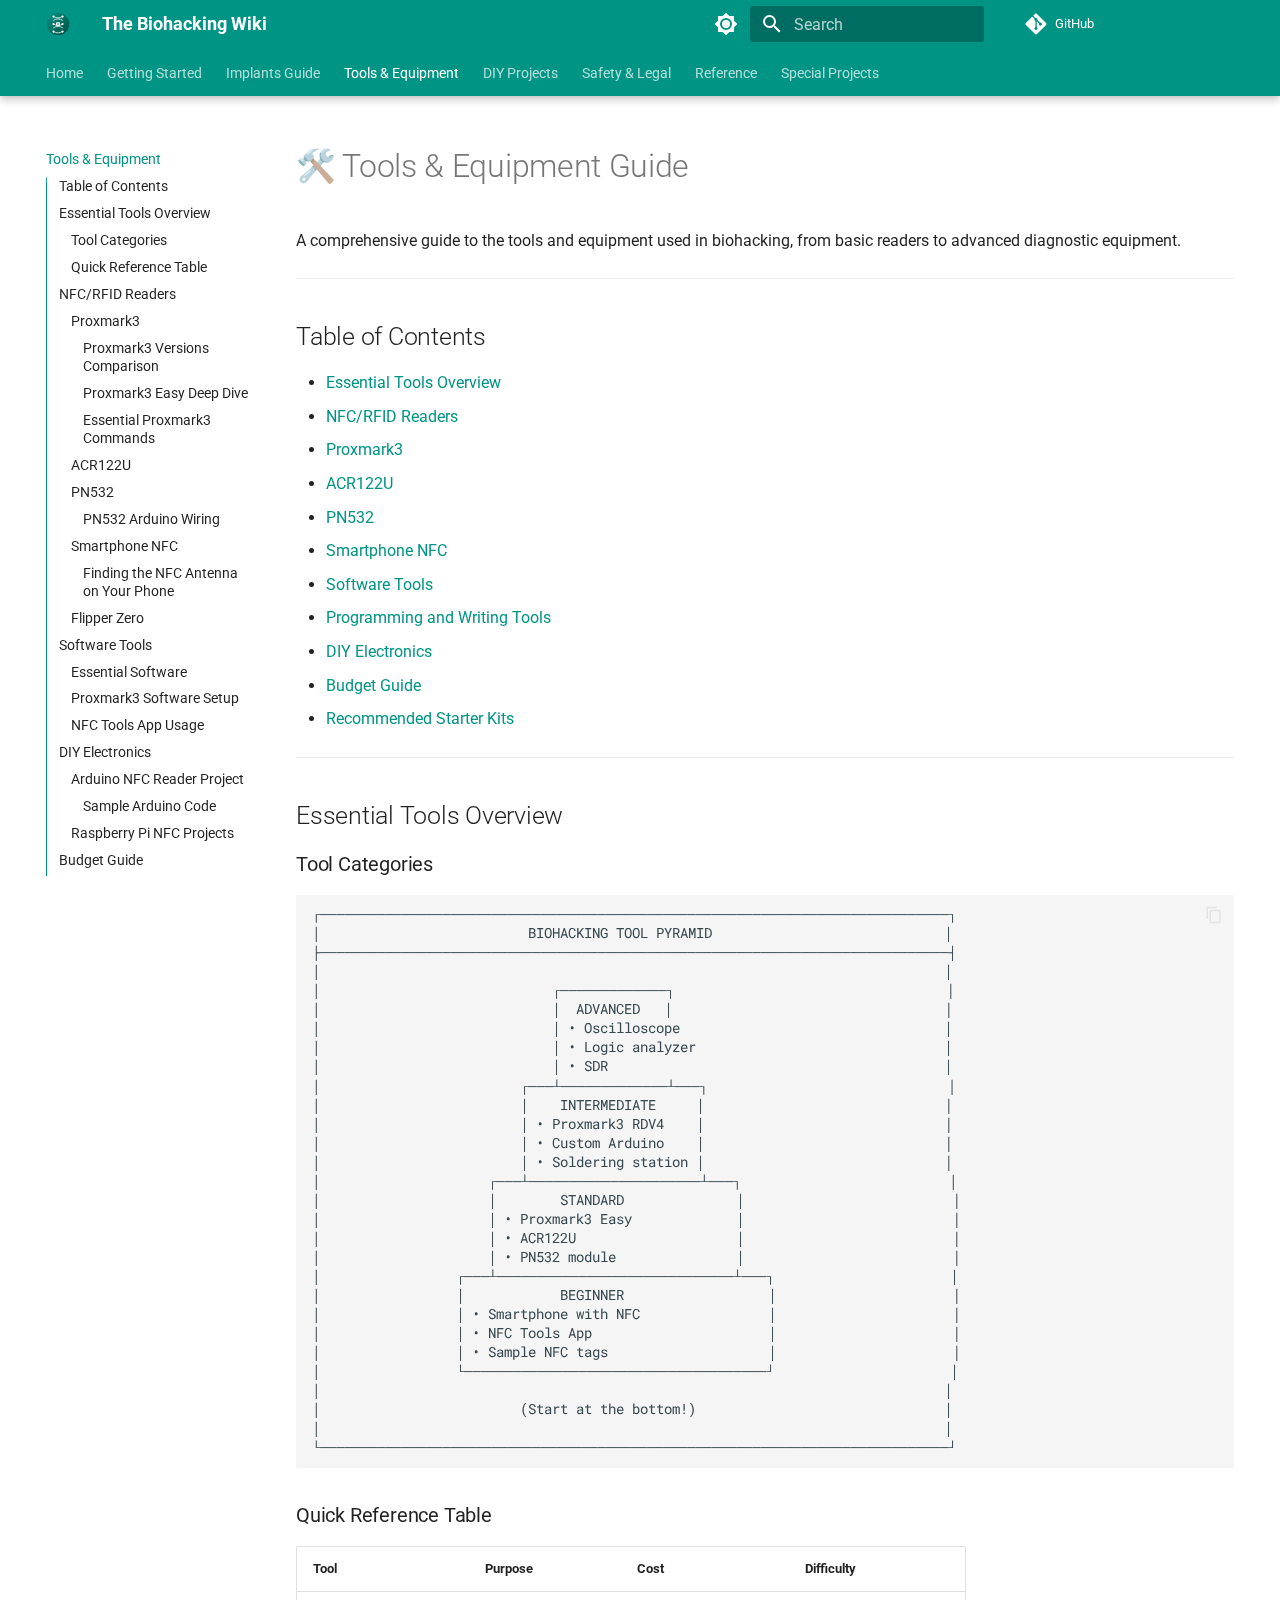
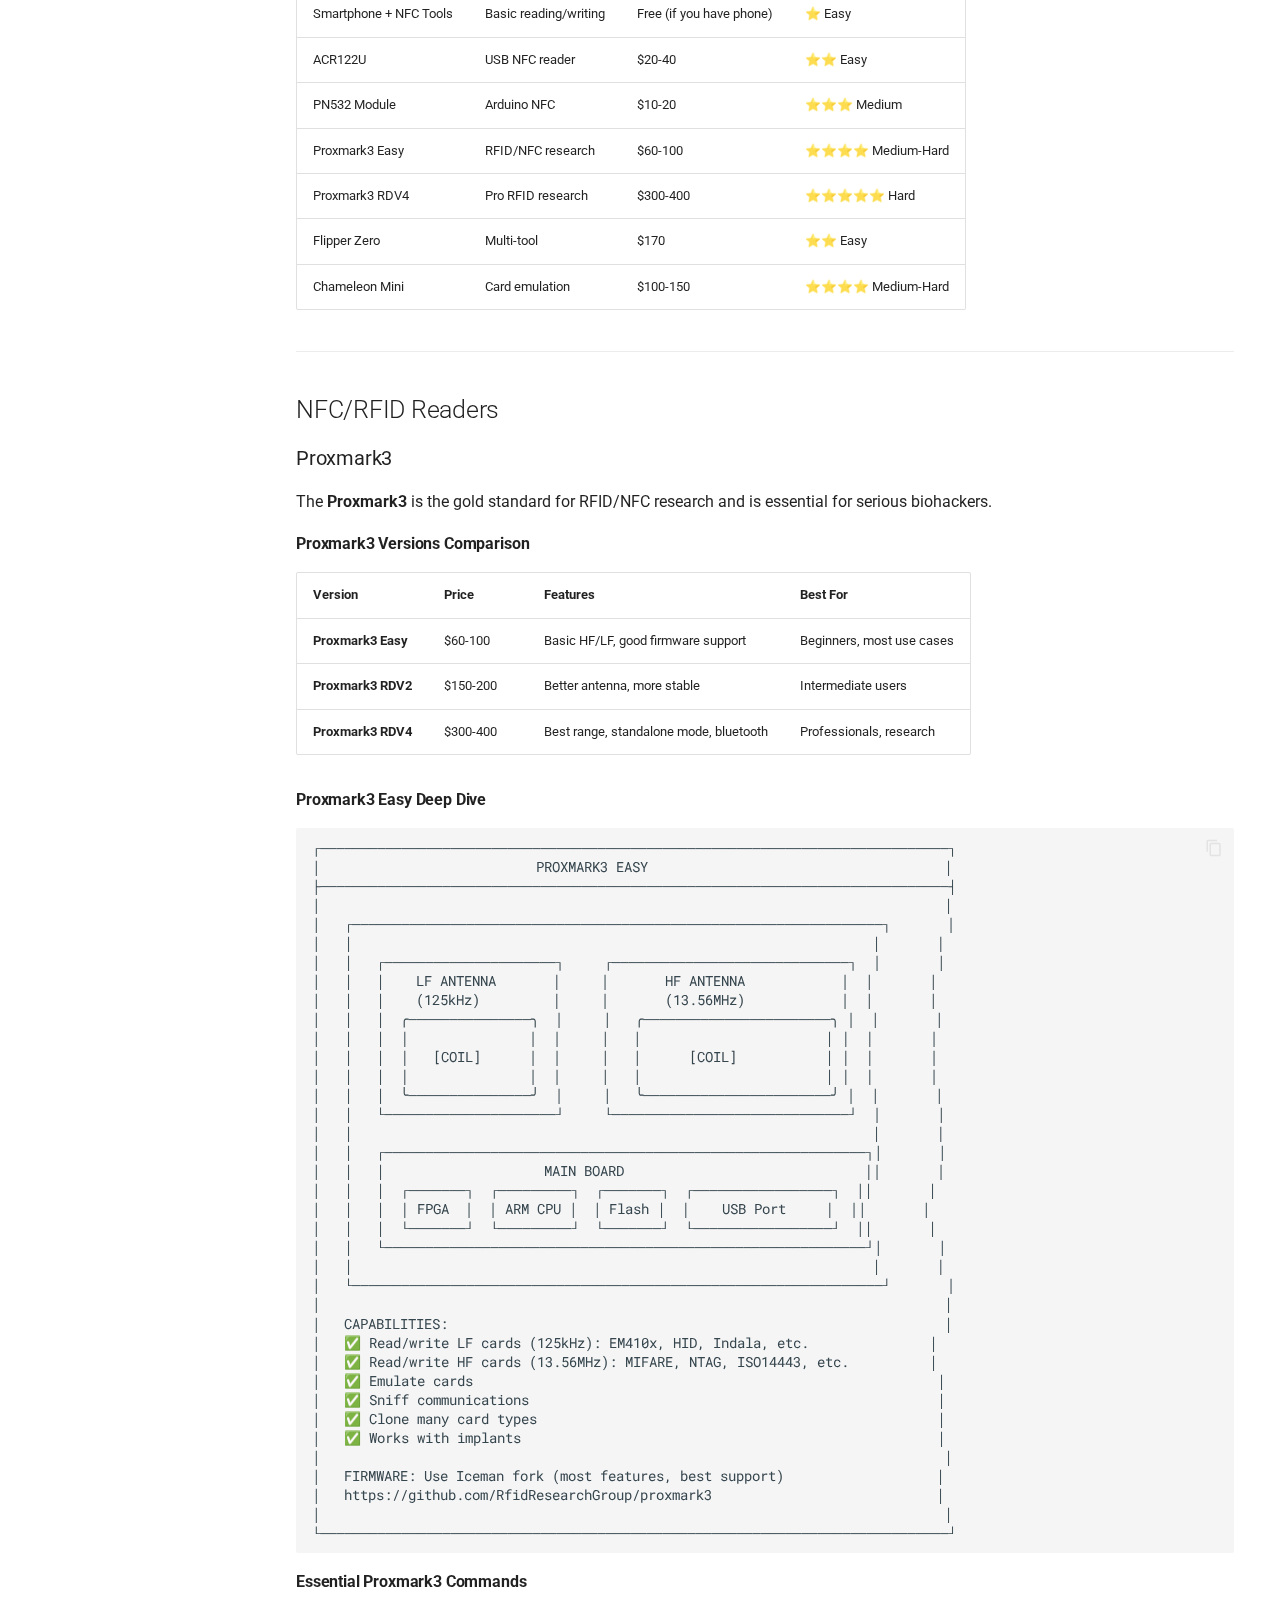
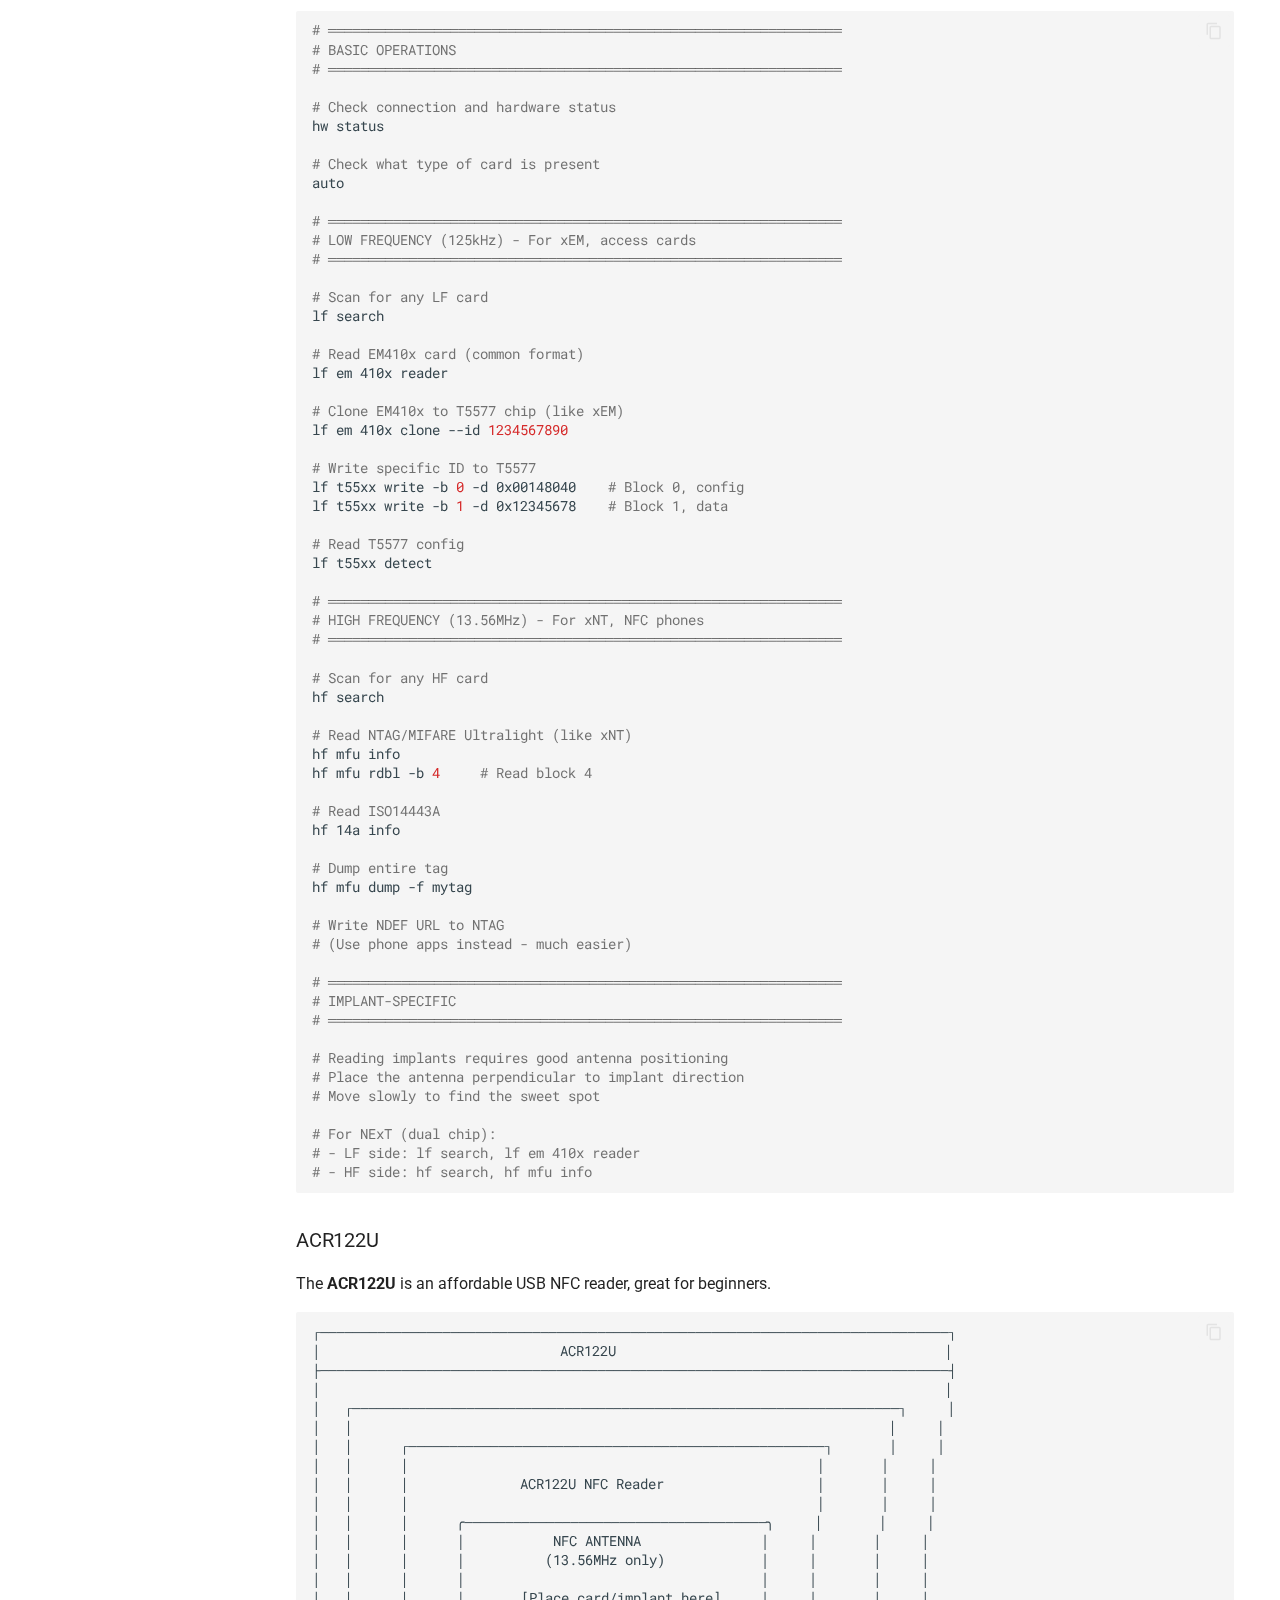
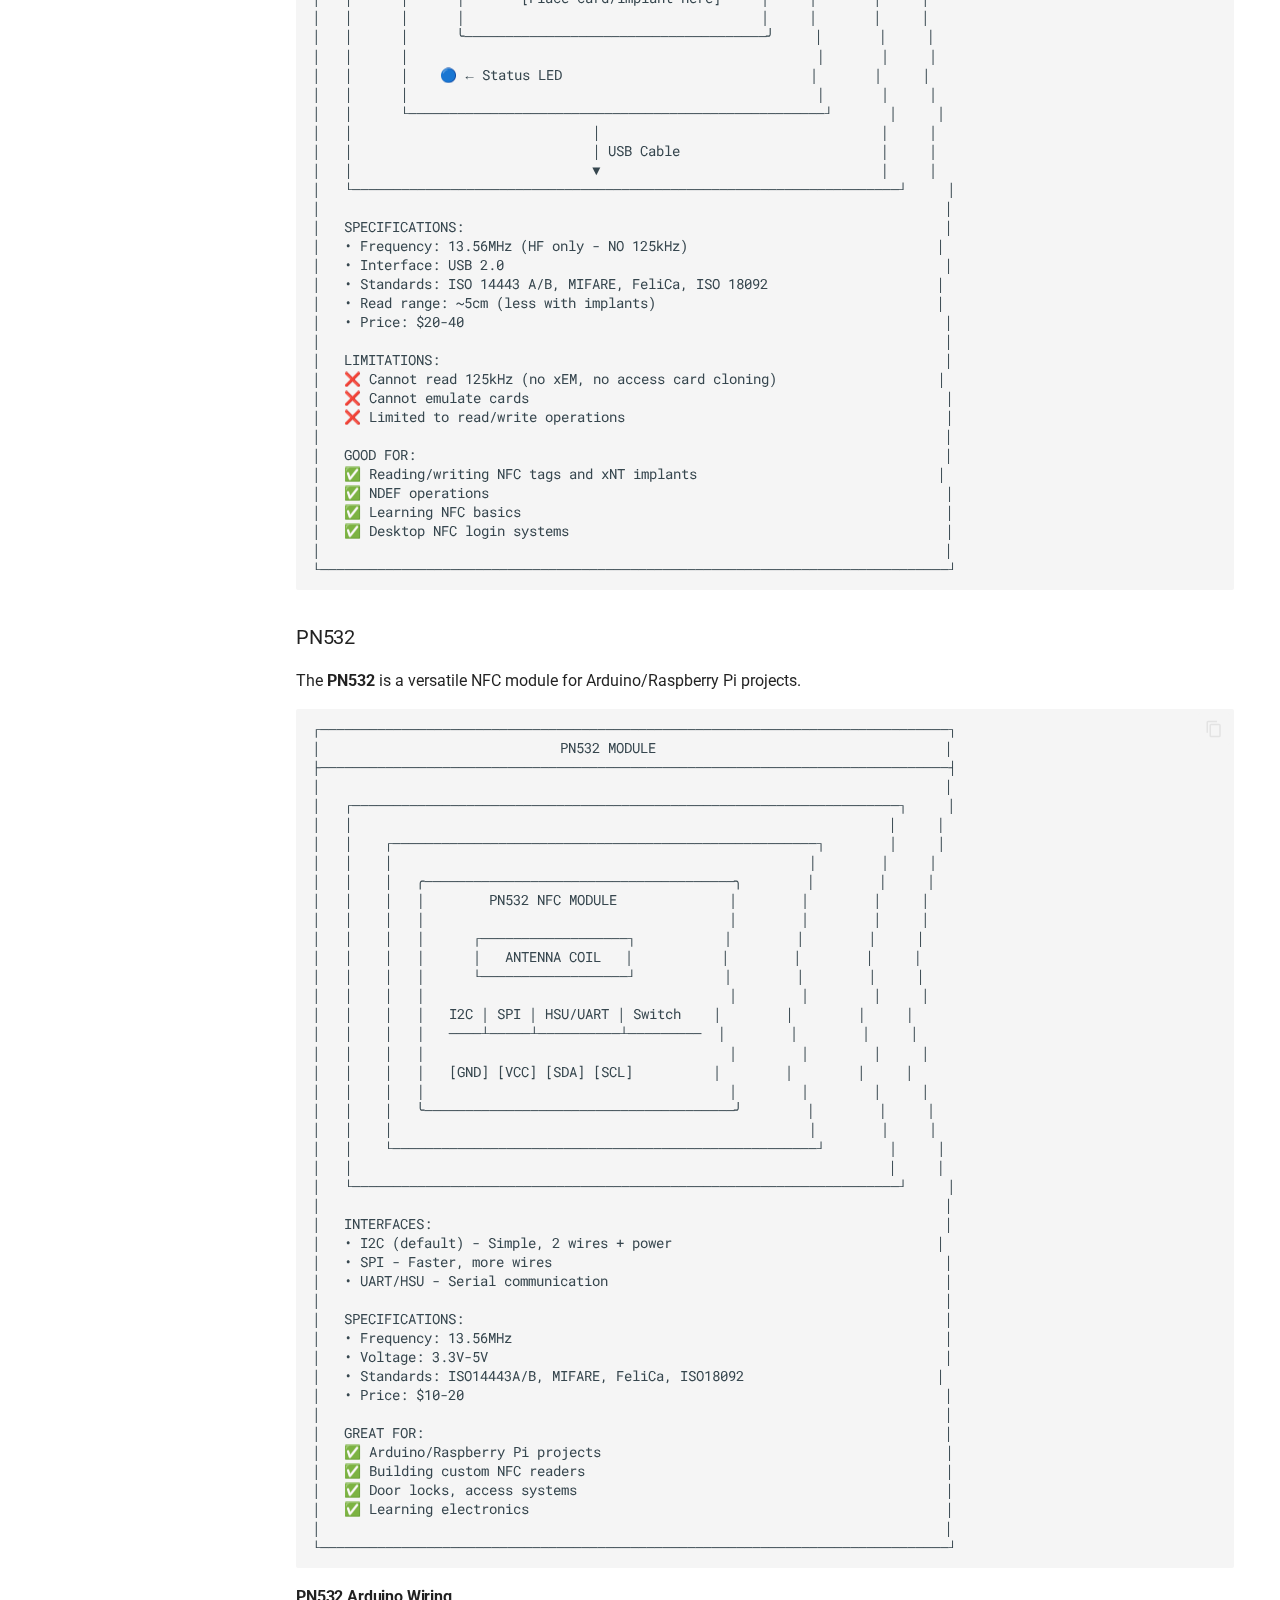
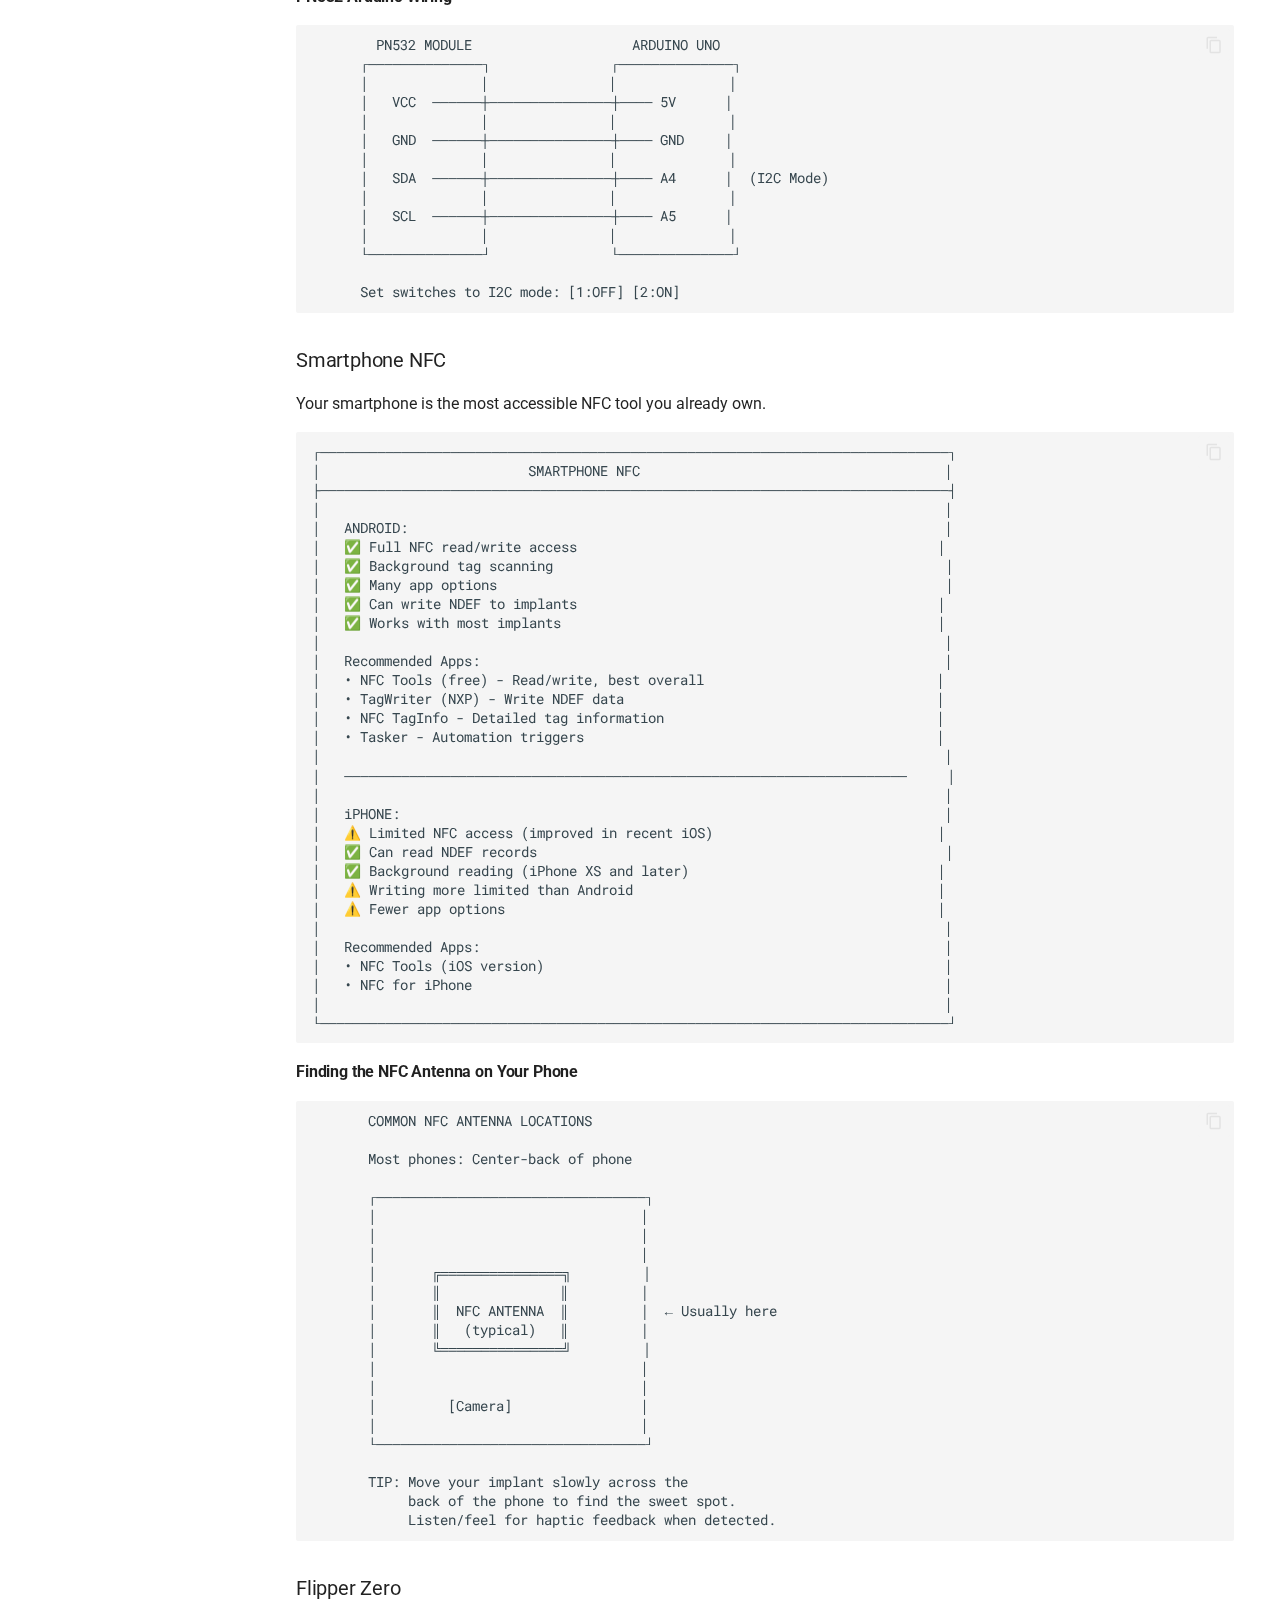
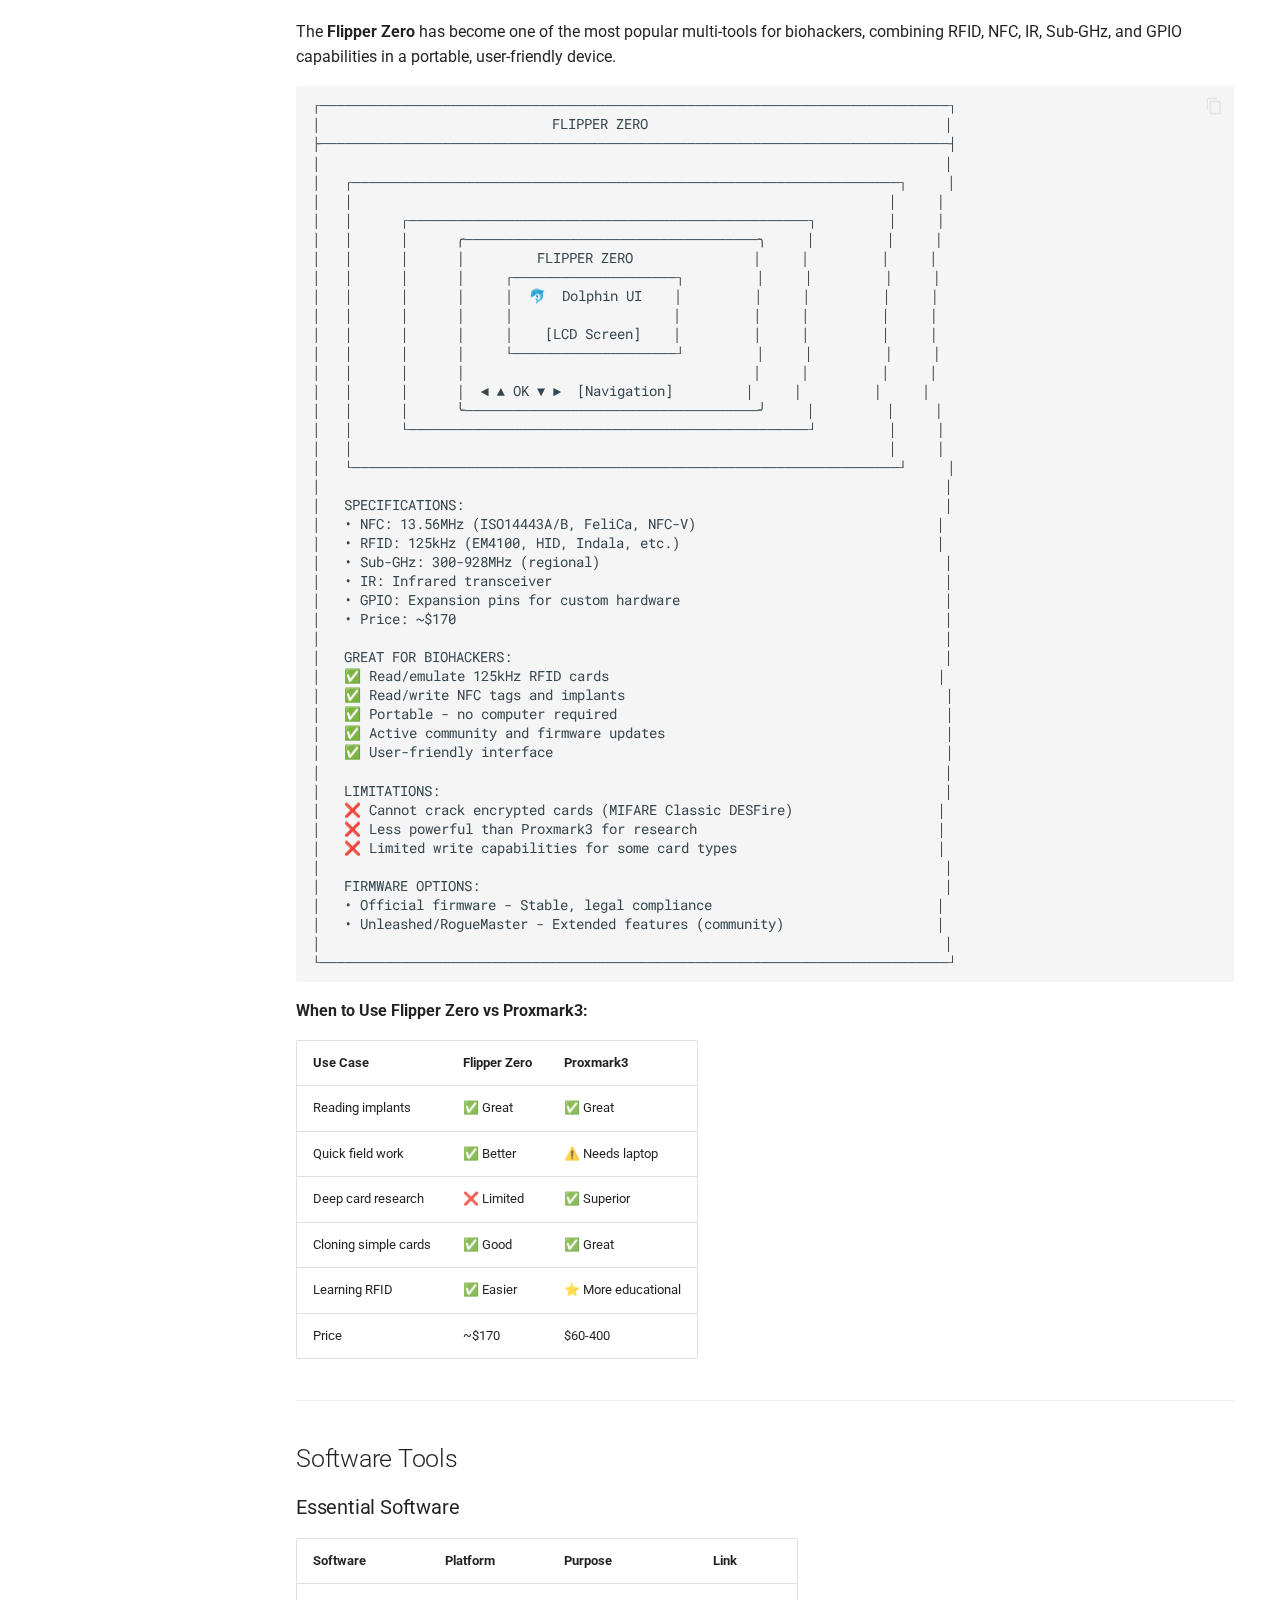
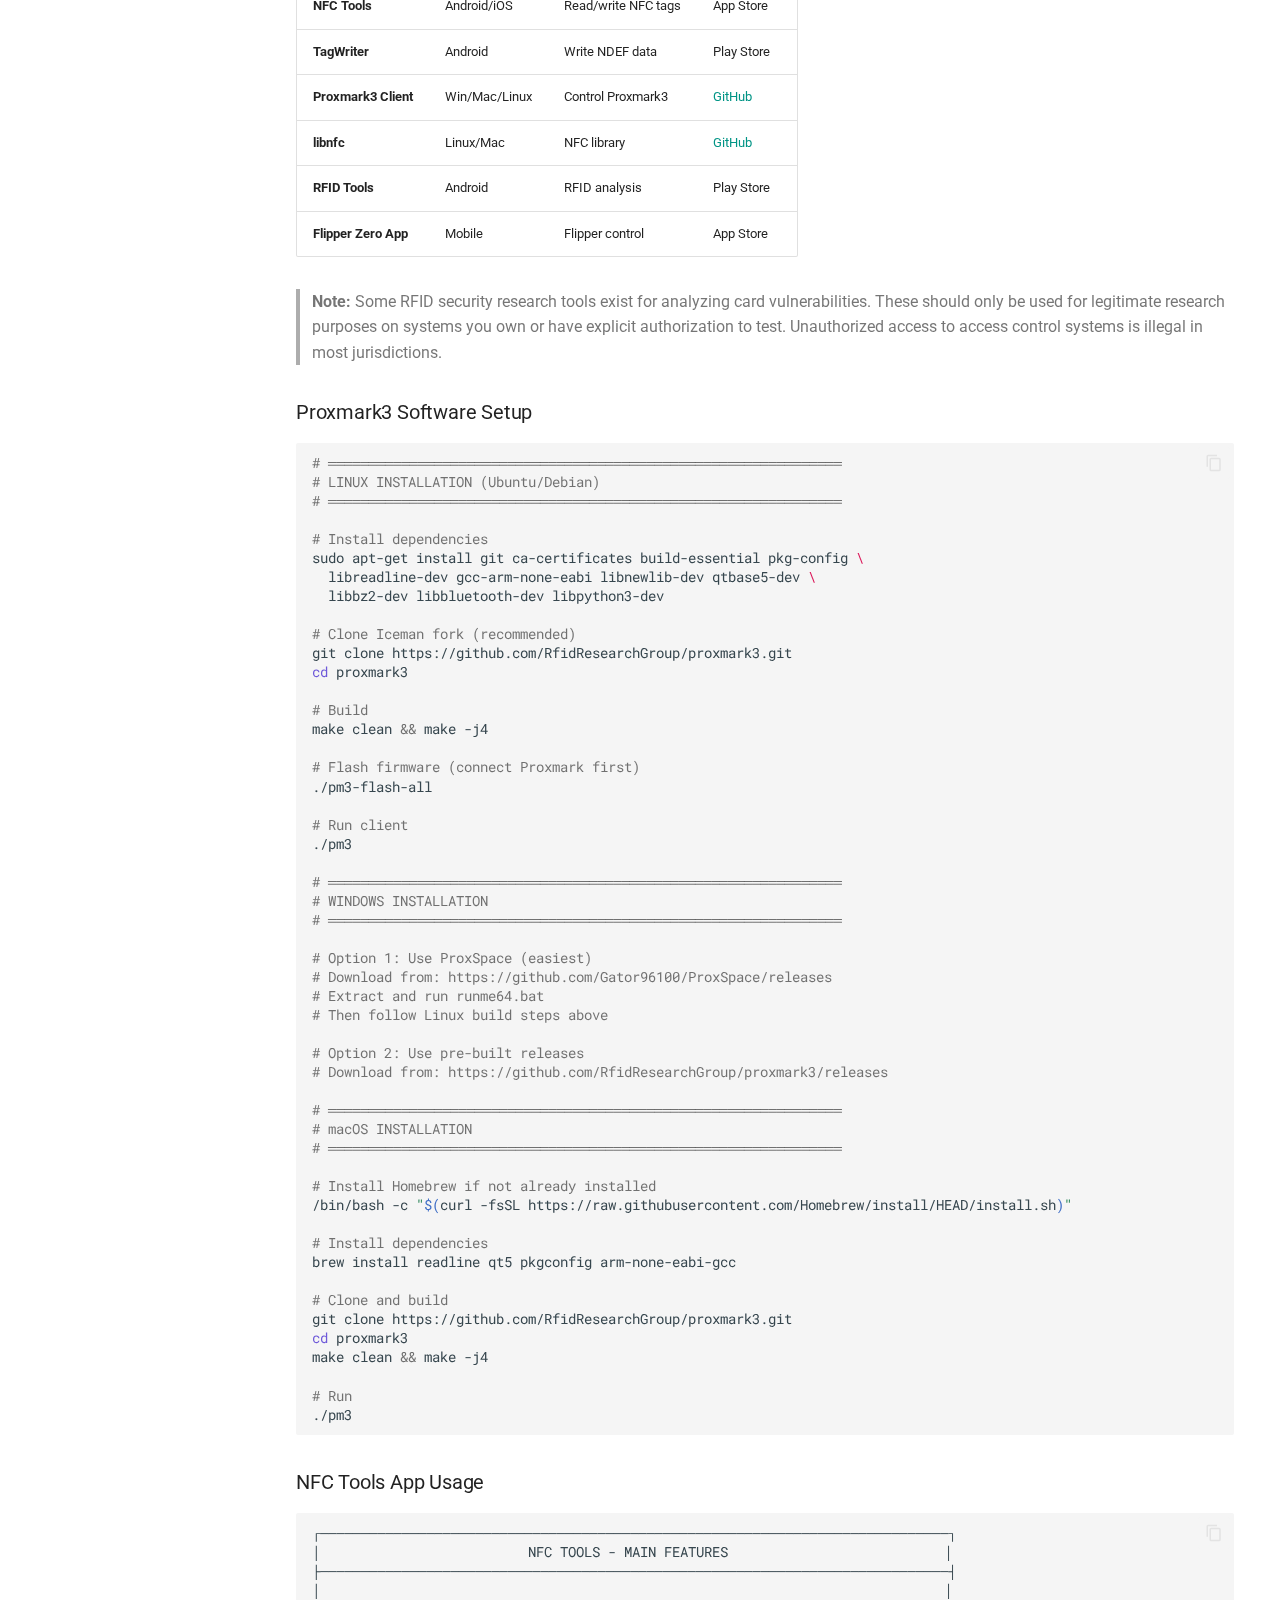
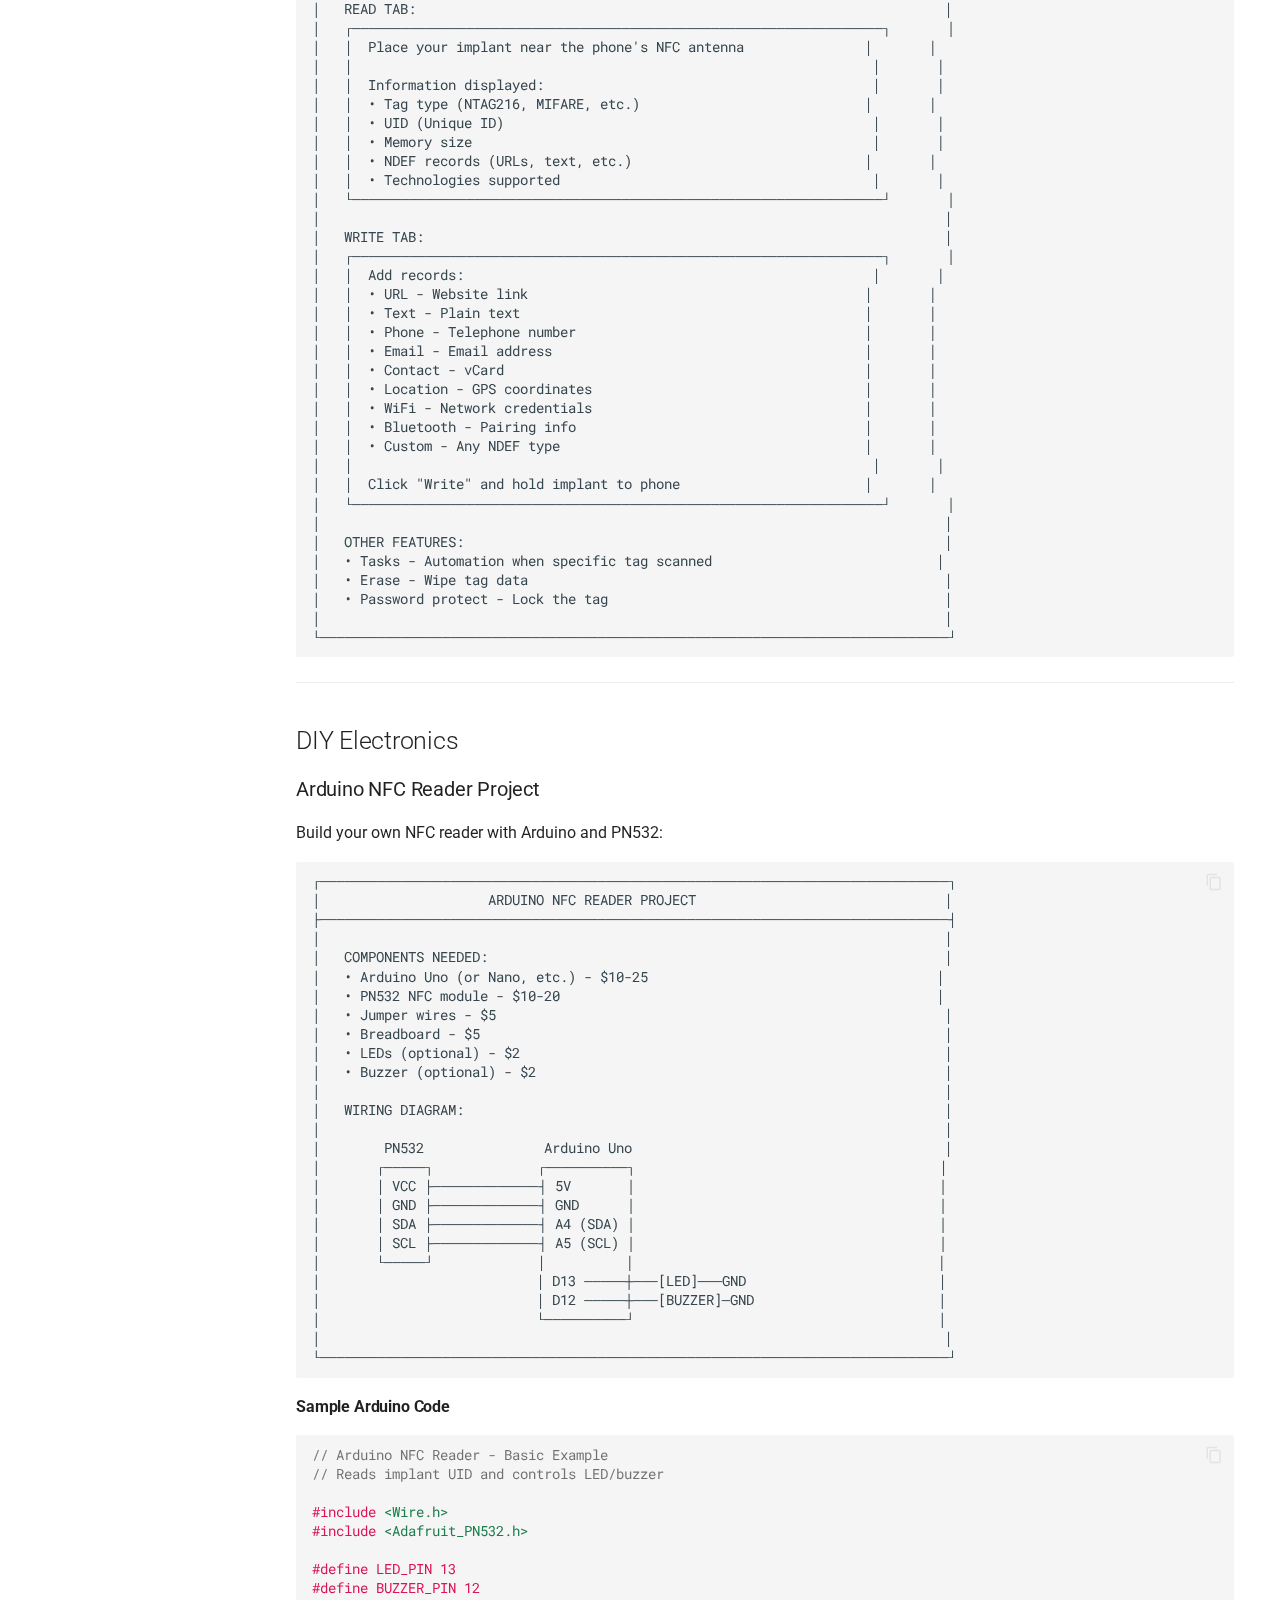
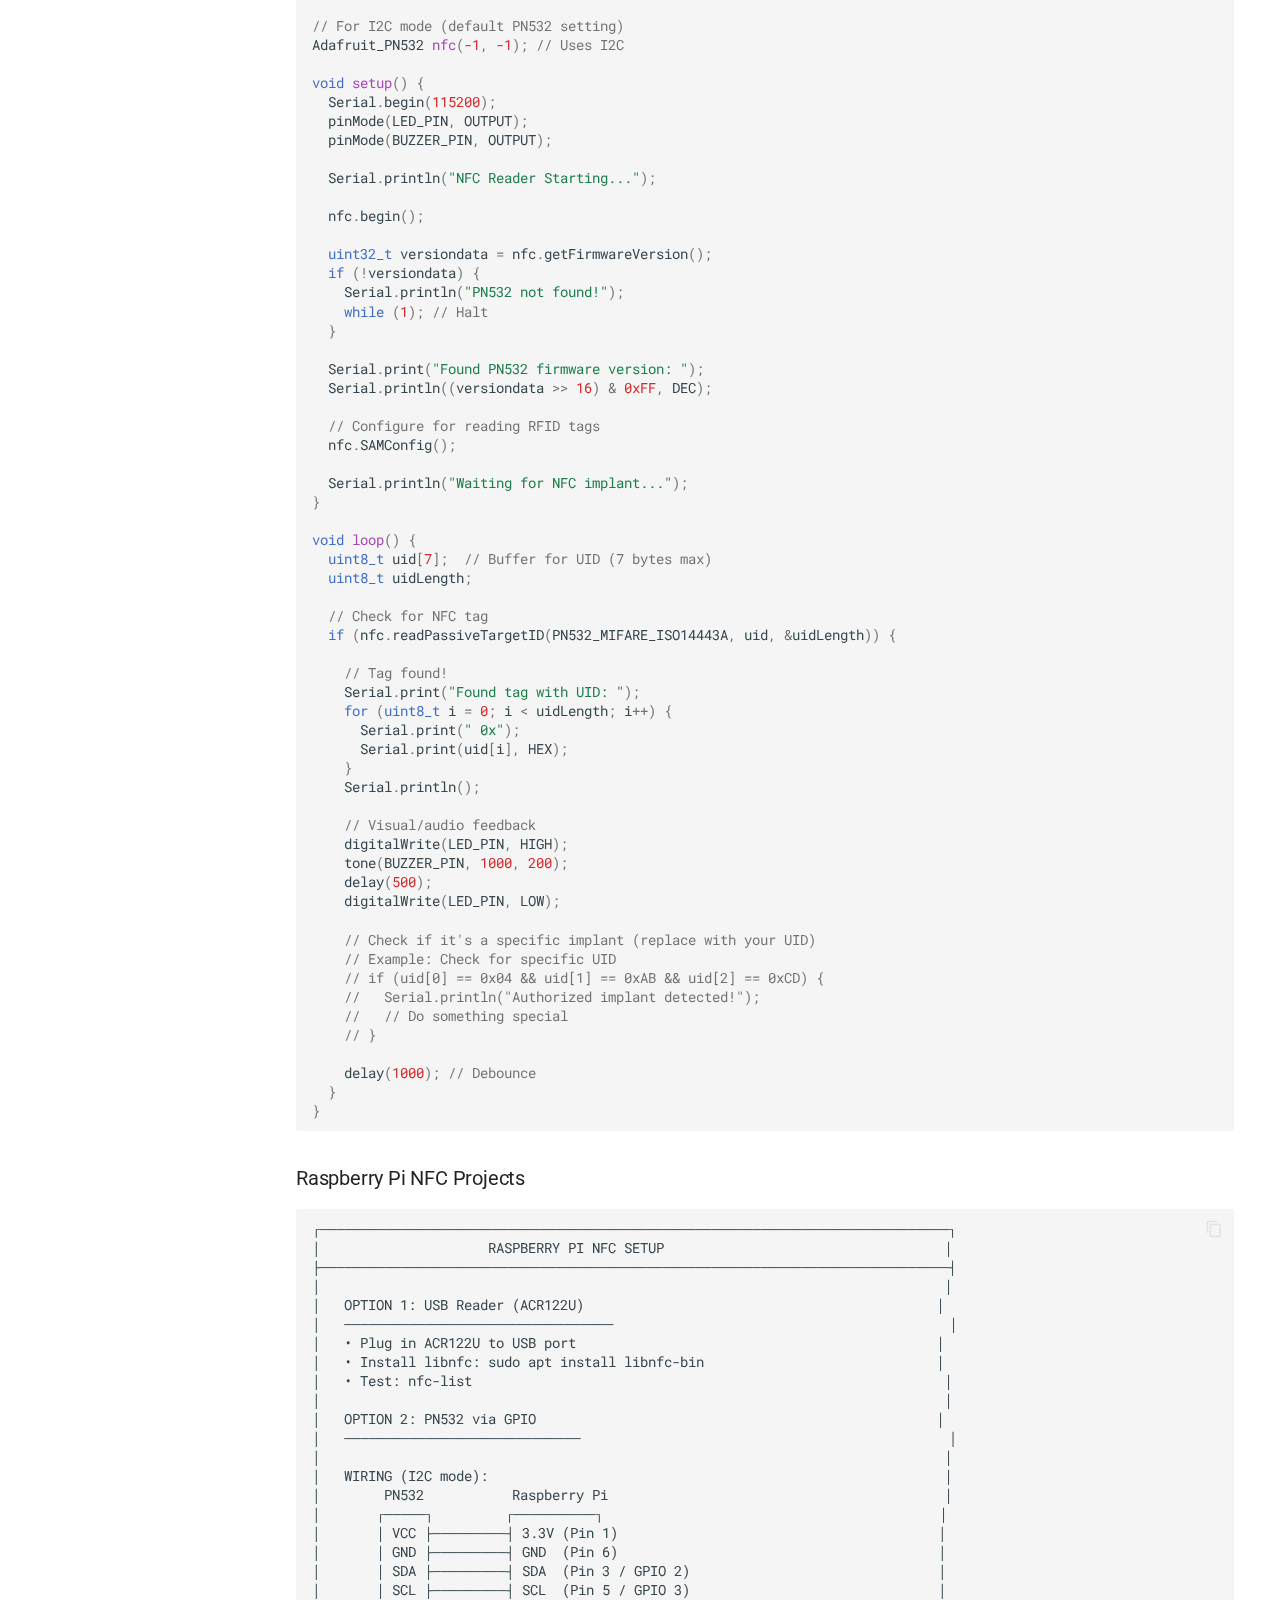
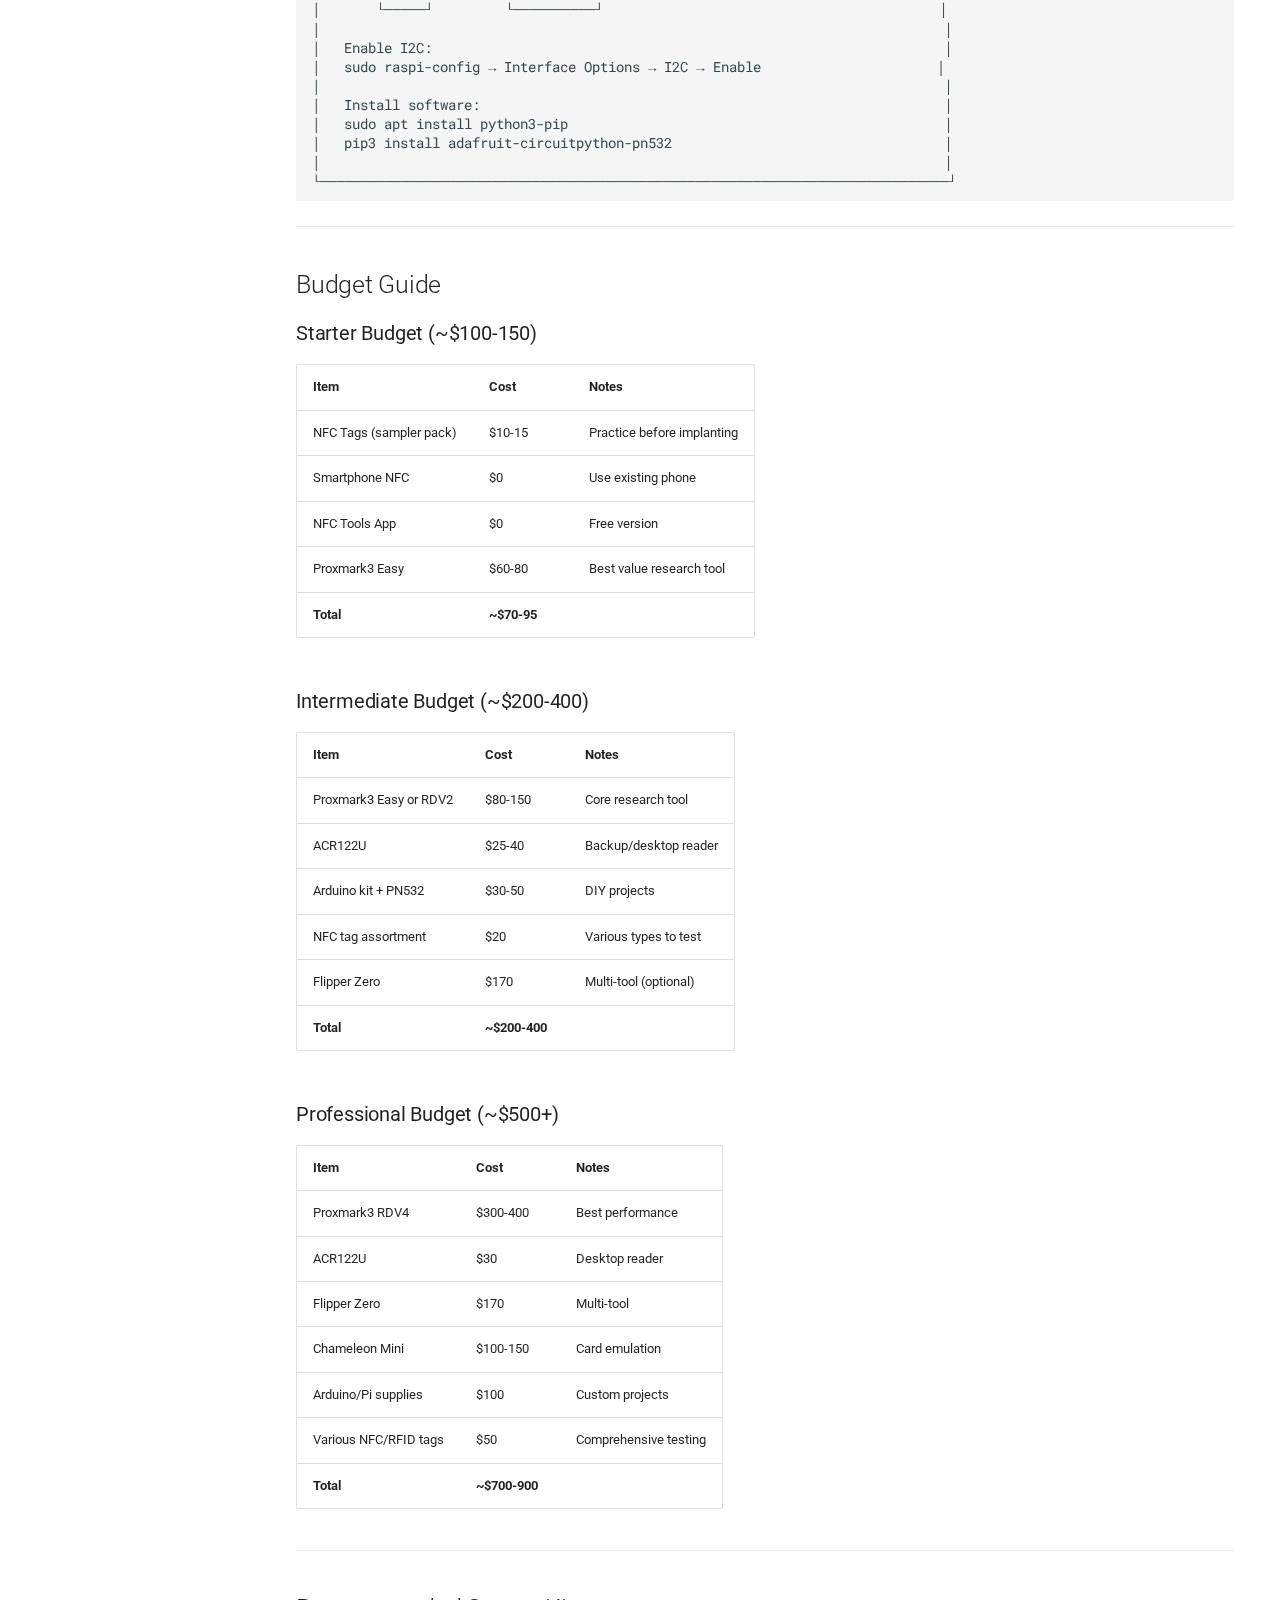
<file: tools-and-equipment/index.html>
<!DOCTYPE html><html lang="en" class="no-js"><head>
    
      <meta charset="utf-8">
      <meta name="viewport" content="width=device-width,initial-scale=1">
      
        <meta name="description" content="Your complete guide to human-technology integration, implantable technology, biohacking, and DIY projects.">
      
      
      
        <link rel="canonical" href="https://J9ck.github.io/biohacking-wiki/tools-and-equipment/">
      
      
        <link rel="prev" href="../implant-tech-files/implant-notes/">
      
      
        <link rel="next" href="../diy-projects/">
      
      
        
      
      
      <link rel="icon" href="../assets/images/favicon.png">
      <meta name="generator" content="mkdocs-1.6.1, mkdocs-material-9.7.0">
    
    
      
        <title>Tools &amp; Equipment - The Biohacking Wiki</title>
      
    
    
      <link rel="stylesheet" href="../assets/stylesheets/main.618322db.min.css">
      
        
        <link rel="stylesheet" href="../assets/stylesheets/palette.ab4e12ef.min.css">
      
      


    
    
      
    
    
      
        
        
        <link rel="preconnect" href="https://fonts.gstatic.com" crossorigin>
        <link rel="stylesheet" href="https://fonts.googleapis.com/css?family=Roboto:300,300i,400,400i,700,700i%7CRoboto+Mono:400,400i,700,700i&amp;display=fallback">
        <style>:root{--md-text-font:"Roboto";--md-code-font:"Roboto Mono"}</style>
      
    
    
      <link rel="stylesheet" href="../assets/stylesheets/extra.css">
    
    <script>__md_scope=new URL("..",location),__md_hash=e=>[...e].reduce(((e,_)=>(e<<5)-e+_.charCodeAt(0)),0),__md_get=(e,_=localStorage,t=__md_scope)=>JSON.parse(_.getItem(t.pathname+"."+e)),__md_set=(e,_,t=localStorage,a=__md_scope)=>{try{t.setItem(a.pathname+"."+e,JSON.stringify(_))}catch(e){}}</script>
    
      

    
    
  <link href="../assets/stylesheets/glightbox.min.css" rel="stylesheet"><script src="../assets/javascripts/glightbox.min.js"></script><style id="glightbox-style">
            html.glightbox-open { overflow: initial; height: 100%; }
            .gslide-title { margin-top: 0px; user-select: text; }
            .gslide-desc { color: #666; user-select: text; }
            .gslide-image img { background: white; }
            .gscrollbar-fixer { padding-right: 15px; }
            .gdesc-inner { font-size: 0.75rem; }
            body[data-md-color-scheme="slate"] .gdesc-inner { background: var(--md-default-bg-color); }
            body[data-md-color-scheme="slate"] .gslide-title { color: var(--md-default-fg-color); }
            body[data-md-color-scheme="slate"] .gslide-desc { color: var(--md-default-fg-color); }
        </style></head>
  
  
    
    
      
    
    
    
    
    <body dir="ltr" data-md-color-scheme="default" data-md-color-primary="teal" data-md-color-accent="deep-purple">
  
    
    <input class="md-toggle" data-md-toggle="drawer" type="checkbox" id="__drawer" autocomplete="off">
    <input class="md-toggle" data-md-toggle="search" type="checkbox" id="__search" autocomplete="off">
    <label class="md-overlay" for="__drawer"></label>
    <div data-md-component="skip">
      
        
        <a href="#tools-equipment-guide" class="md-skip">
          Skip to content
        </a>
      
    </div>
    <div data-md-component="announce">
      
    </div>
    
    
      

  

<header class="md-header md-header--shadow md-header--lifted" data-md-component="header">
  <nav class="md-header__inner md-grid" aria-label="Header">
    <a href=".." title="The Biohacking Wiki" class="md-header__button md-logo" aria-label="The Biohacking Wiki" data-md-component="logo">
      
  <img src="../assets/images/logo.svg" alt="logo">

    </a>
    <label class="md-header__button md-icon" for="__drawer">
      
      <svg xmlns="http://www.w3.org/2000/svg" viewBox="0 0 24 24"><path d="M3 6h18v2H3zm0 5h18v2H3zm0 5h18v2H3z"></path></svg>
    </label>
    <div class="md-header__title" data-md-component="header-title">
      <div class="md-header__ellipsis">
        <div class="md-header__topic">
          <span class="md-ellipsis">
            The Biohacking Wiki
          </span>
        </div>
        <div class="md-header__topic" data-md-component="header-topic">
          <span class="md-ellipsis">
            
              Tools &amp; Equipment
            
          </span>
        </div>
      </div>
    </div>
    
      
        <form class="md-header__option" data-md-component="palette">
  
    
    
    
    <input class="md-option" data-md-color-media="(prefers-color-scheme: light)" data-md-color-scheme="default" data-md-color-primary="teal" data-md-color-accent="deep-purple" aria-label="Switch to dark mode" type="radio" name="__palette" id="__palette_0">
    
      <label class="md-header__button md-icon" title="Switch to dark mode" for="__palette_1" hidden>
        <svg xmlns="http://www.w3.org/2000/svg" viewBox="0 0 24 24"><path d="M12 8a4 4 0 0 0-4 4 4 4 0 0 0 4 4 4 4 0 0 0 4-4 4 4 0 0 0-4-4m0 10a6 6 0 0 1-6-6 6 6 0 0 1 6-6 6 6 0 0 1 6 6 6 6 0 0 1-6 6m8-9.31V4h-4.69L12 .69 8.69 4H4v4.69L.69 12 4 15.31V20h4.69L12 23.31 15.31 20H20v-4.69L23.31 12z"></path></svg>
      </label>
    
  
    
    
    
    <input class="md-option" data-md-color-media="(prefers-color-scheme: dark)" data-md-color-scheme="slate" data-md-color-primary="teal" data-md-color-accent="lime" aria-label="Switch to light mode" type="radio" name="__palette" id="__palette_1">
    
      <label class="md-header__button md-icon" title="Switch to light mode" for="__palette_0" hidden>
        <svg xmlns="http://www.w3.org/2000/svg" viewBox="0 0 24 24"><path d="M12 18c-.89 0-1.74-.2-2.5-.55C11.56 16.5 13 14.42 13 12s-1.44-4.5-3.5-5.45C10.26 6.2 11.11 6 12 6a6 6 0 0 1 6 6 6 6 0 0 1-6 6m8-9.31V4h-4.69L12 .69 8.69 4H4v4.69L.69 12 4 15.31V20h4.69L12 23.31 15.31 20H20v-4.69L23.31 12z"></path></svg>
      </label>
    
  
</form>
      
    
    
      <script>var palette=__md_get("__palette");if(palette&&palette.color){if("(prefers-color-scheme)"===palette.color.media){var media=matchMedia("(prefers-color-scheme: light)"),input=document.querySelector(media.matches?"[data-md-color-media='(prefers-color-scheme: light)']":"[data-md-color-media='(prefers-color-scheme: dark)']");palette.color.media=input.getAttribute("data-md-color-media"),palette.color.scheme=input.getAttribute("data-md-color-scheme"),palette.color.primary=input.getAttribute("data-md-color-primary"),palette.color.accent=input.getAttribute("data-md-color-accent")}for(var[key,value]of Object.entries(palette.color))document.body.setAttribute("data-md-color-"+key,value)}</script>
    
    
    
      
      
        <label class="md-header__button md-icon" for="__search">
          
          <svg xmlns="http://www.w3.org/2000/svg" viewBox="0 0 24 24"><path d="M9.5 3A6.5 6.5 0 0 1 16 9.5c0 1.61-.59 3.09-1.56 4.23l.27.27h.79l5 5-1.5 1.5-5-5v-.79l-.27-.27A6.52 6.52 0 0 1 9.5 16 6.5 6.5 0 0 1 3 9.5 6.5 6.5 0 0 1 9.5 3m0 2C7 5 5 7 5 9.5S7 14 9.5 14 14 12 14 9.5 12 5 9.5 5"></path></svg>
        </label>
        <div class="md-search" data-md-component="search" role="dialog">
  <label class="md-search__overlay" for="__search"></label>
  <div class="md-search__inner" role="search">
    <form class="md-search__form" name="search">
      <input type="text" class="md-search__input" name="query" aria-label="Search" placeholder="Search" autocapitalize="off" autocorrect="off" autocomplete="off" spellcheck="false" data-md-component="search-query" required>
      <label class="md-search__icon md-icon" for="__search">
        
        <svg xmlns="http://www.w3.org/2000/svg" viewBox="0 0 24 24"><path d="M9.5 3A6.5 6.5 0 0 1 16 9.5c0 1.61-.59 3.09-1.56 4.23l.27.27h.79l5 5-1.5 1.5-5-5v-.79l-.27-.27A6.52 6.52 0 0 1 9.5 16 6.5 6.5 0 0 1 3 9.5 6.5 6.5 0 0 1 9.5 3m0 2C7 5 5 7 5 9.5S7 14 9.5 14 14 12 14 9.5 12 5 9.5 5"></path></svg>
        
        <svg xmlns="http://www.w3.org/2000/svg" viewBox="0 0 24 24"><path d="M20 11v2H8l5.5 5.5-1.42 1.42L4.16 12l7.92-7.92L13.5 5.5 8 11z"></path></svg>
      </label>
      <nav class="md-search__options" aria-label="Search">
        
          <a href="javascript:void(0)" class="md-search__icon md-icon" title="Share" aria-label="Share" data-clipboard data-clipboard-text="" data-md-component="search-share" tabindex="-1">
            
            <svg xmlns="http://www.w3.org/2000/svg" viewBox="0 0 24 24"><path d="M18 16.08c-.76 0-1.44.3-1.96.77L8.91 12.7c.05-.23.09-.46.09-.7s-.04-.47-.09-.7l7.05-4.11c.54.5 1.25.81 2.04.81a3 3 0 0 0 3-3 3 3 0 0 0-3-3 3 3 0 0 0-3 3c0 .24.04.47.09.7L8.04 9.81C7.5 9.31 6.79 9 6 9a3 3 0 0 0-3 3 3 3 0 0 0 3 3c.79 0 1.5-.31 2.04-.81l7.12 4.15c-.05.21-.08.43-.08.66 0 1.61 1.31 2.91 2.92 2.91s2.92-1.3 2.92-2.91A2.92 2.92 0 0 0 18 16.08"></path></svg>
          </a>
        
        <button type="reset" class="md-search__icon md-icon" title="Clear" aria-label="Clear" tabindex="-1">
          
          <svg xmlns="http://www.w3.org/2000/svg" viewBox="0 0 24 24"><path d="M19 6.41 17.59 5 12 10.59 6.41 5 5 6.41 10.59 12 5 17.59 6.41 19 12 13.41 17.59 19 19 17.59 13.41 12z"></path></svg>
        </button>
      </nav>
      
        <div class="md-search__suggest" data-md-component="search-suggest"></div>
      
    </form>
    <div class="md-search__output">
      <div class="md-search__scrollwrap" tabindex="0" data-md-scrollfix>
        <div class="md-search-result" data-md-component="search-result">
          <div class="md-search-result__meta">
            Initializing search
          </div>
          <ol class="md-search-result__list" role="presentation"></ol>
        </div>
      </div>
    </div>
  </div>
</div>
      
    
    
      <div class="md-header__source">
        <a href="https://github.com/J9ck/biohacking-wiki" title="Go to repository" class="md-source" data-md-component="source">
  <div class="md-source__icon md-icon">
    
    <svg xmlns="http://www.w3.org/2000/svg" viewBox="0 0 448 512"><!--! Font Awesome Free 7.1.0 by @fontawesome - https://fontawesome.com License - https://fontawesome.com/license/free (Icons: CC BY 4.0, Fonts: SIL OFL 1.1, Code: MIT License) Copyright 2025 Fonticons, Inc.--><path d="M439.6 236.1 244 40.5c-5.4-5.5-12.8-8.5-20.4-8.5s-15 3-20.4 8.4L162.5 81l51.5 51.5c27.1-9.1 52.7 16.8 43.4 43.7l49.7 49.7c34.2-11.8 61.2 31 35.5 56.7-26.5 26.5-70.2-2.9-56-37.3L240.3 199v121.9c25.3 12.5 22.3 41.8 9.1 55-6.4 6.4-15.2 10.1-24.3 10.1s-17.8-3.6-24.3-10.1c-17.6-17.6-11.1-46.9 11.2-56v-123c-20.8-8.5-24.6-30.7-18.6-45L142.6 101 8.5 235.1C3 240.6 0 247.9 0 255.5s3 15 8.5 20.4l195.6 195.7c5.4 5.4 12.7 8.4 20.4 8.4s15-3 20.4-8.4l194.7-194.7c5.4-5.4 8.4-12.8 8.4-20.4s-3-15-8.4-20.4"></path></svg>
  </div>
  <div class="md-source__repository">
    GitHub
  </div>
</a>
      </div>
    
  </nav>
  
    
      
<nav class="md-tabs" aria-label="Tabs" data-md-component="tabs">
  <div class="md-grid">
    <ul class="md-tabs__list">
      
        
  
  
  
  
    <li class="md-tabs__item">
      <a href=".." class="md-tabs__link">
        
  
  
    
  
  Home

      </a>
    </li>
  

      
        
  
  
  
  
    
    
      <li class="md-tabs__item">
        <a href="../getting-started/" class="md-tabs__link">
          
  
  
  Getting Started

        </a>
      </li>
    
  

      
        
  
  
  
  
    
    
      <li class="md-tabs__item">
        <a href="../implants-guide/" class="md-tabs__link">
          
  
  
  Implants Guide

        </a>
      </li>
    
  

      
        
  
  
  
    
  
  
    <li class="md-tabs__item md-tabs__item--active">
      <a href="./" class="md-tabs__link">
        
  
  
    
  
  Tools &amp; Equipment

      </a>
    </li>
  

      
        
  
  
  
  
    <li class="md-tabs__item">
      <a href="../diy-projects/" class="md-tabs__link">
        
  
  
    
  
  DIY Projects

      </a>
    </li>
  

      
        
  
  
  
  
    <li class="md-tabs__item">
      <a href="../safety-and-legal/" class="md-tabs__link">
        
  
  
    
  
  Safety &amp; Legal

      </a>
    </li>
  

      
        
  
  
  
  
    
    
      <li class="md-tabs__item">
        <a href="../glossary/" class="md-tabs__link">
          
  
  
  Reference

        </a>
      </li>
    
  

      
        
  
  
  
  
    
    
      <li class="md-tabs__item">
        <a href="../pegleg/" class="md-tabs__link">
          
  
  
  Special Projects

        </a>
      </li>
    
  

      
    </ul>
  </div>
</nav>
    
  
</header>
    
    <div class="md-container" data-md-component="container">
      
      
        
      
      <main class="md-main" data-md-component="main">
        <div class="md-main__inner md-grid">
          
            
              
              <div class="md-sidebar md-sidebar--primary" data-md-component="sidebar" data-md-type="navigation">
                <div class="md-sidebar__scrollwrap">
                  <div class="md-sidebar__inner">
                    


  


  

<nav class="md-nav md-nav--primary md-nav--lifted md-nav--integrated" aria-label="Navigation" data-md-level="0">
  <label class="md-nav__title" for="__drawer">
    <a href=".." title="The Biohacking Wiki" class="md-nav__button md-logo" aria-label="The Biohacking Wiki" data-md-component="logo">
      
  <img src="../assets/images/logo.svg" alt="logo">

    </a>
    The Biohacking Wiki
  </label>
  
    <div class="md-nav__source">
      <a href="https://github.com/J9ck/biohacking-wiki" title="Go to repository" class="md-source" data-md-component="source">
  <div class="md-source__icon md-icon">
    
    <svg xmlns="http://www.w3.org/2000/svg" viewBox="0 0 448 512"><!--! Font Awesome Free 7.1.0 by @fontawesome - https://fontawesome.com License - https://fontawesome.com/license/free (Icons: CC BY 4.0, Fonts: SIL OFL 1.1, Code: MIT License) Copyright 2025 Fonticons, Inc.--><path d="M439.6 236.1 244 40.5c-5.4-5.5-12.8-8.5-20.4-8.5s-15 3-20.4 8.4L162.5 81l51.5 51.5c27.1-9.1 52.7 16.8 43.4 43.7l49.7 49.7c34.2-11.8 61.2 31 35.5 56.7-26.5 26.5-70.2-2.9-56-37.3L240.3 199v121.9c25.3 12.5 22.3 41.8 9.1 55-6.4 6.4-15.2 10.1-24.3 10.1s-17.8-3.6-24.3-10.1c-17.6-17.6-11.1-46.9 11.2-56v-123c-20.8-8.5-24.6-30.7-18.6-45L142.6 101 8.5 235.1C3 240.6 0 247.9 0 255.5s3 15 8.5 20.4l195.6 195.7c5.4 5.4 12.7 8.4 20.4 8.4s15-3 20.4-8.4l194.7-194.7c5.4-5.4 8.4-12.8 8.4-20.4s-3-15-8.4-20.4"></path></svg>
  </div>
  <div class="md-source__repository">
    GitHub
  </div>
</a>
    </div>
  
  <ul class="md-nav__list" data-md-scrollfix>
    
      
      
  
  
  
  
    <li class="md-nav__item">
      <a href=".." class="md-nav__link">
        
  
  
  <span class="md-ellipsis">
    
  
    Home
  

    
  </span>
  
  

      </a>
    </li>
  

    
      
      
  
  
  
  
    
    
    
    
      
      
        
      
    
    
    <li class="md-nav__item md-nav__item--nested">
      
        
        
          
        
        <input class="md-nav__toggle md-toggle md-toggle--indeterminate" type="checkbox" id="__nav_2">
        
          
          <label class="md-nav__link" for="__nav_2" id="__nav_2_label" tabindex="0">
            
  
  
  <span class="md-ellipsis">
    
  
    Getting Started
  

    
  </span>
  
  

            <span class="md-nav__icon md-icon"></span>
          </label>
        
        <nav class="md-nav" data-md-level="1" aria-labelledby="__nav_2_label" aria-expanded="false">
          <label class="md-nav__title" for="__nav_2">
            <span class="md-nav__icon md-icon"></span>
            
  
    Getting Started
  

          </label>
          <ul class="md-nav__list" data-md-scrollfix>
            
              
                
  
  
  
  
    <li class="md-nav__item">
      <a href="../getting-started/" class="md-nav__link">
        
  
  
  <span class="md-ellipsis">
    
  
    Introduction
  

    
  </span>
  
  

      </a>
    </li>
  

              
            
              
                
  
  
  
  
    <li class="md-nav__item">
      <a href="../biohacking-history/" class="md-nav__link">
        
  
  
  <span class="md-ellipsis">
    
  
    Biohacking History
  

    
  </span>
  
  

      </a>
    </li>
  

              
            
          </ul>
        </nav>
      
    </li>
  

    
      
      
  
  
  
  
    
    
    
    
      
      
        
      
    
    
    <li class="md-nav__item md-nav__item--nested">
      
        
        
          
        
        <input class="md-nav__toggle md-toggle md-toggle--indeterminate" type="checkbox" id="__nav_3">
        
          
          <label class="md-nav__link" for="__nav_3" id="__nav_3_label" tabindex="0">
            
  
  
  <span class="md-ellipsis">
    
  
    Implants Guide
  

    
  </span>
  
  

            <span class="md-nav__icon md-icon"></span>
          </label>
        
        <nav class="md-nav" data-md-level="1" aria-labelledby="__nav_3_label" aria-expanded="false">
          <label class="md-nav__title" for="__nav_3">
            <span class="md-nav__icon md-icon"></span>
            
  
    Implants Guide
  

          </label>
          <ul class="md-nav__list" data-md-scrollfix>
            
              
                
  
  
  
  
    <li class="md-nav__item">
      <a href="../implants-guide/" class="md-nav__link">
        
  
  
  <span class="md-ellipsis">
    
  
    Complete Guide
  

    
  </span>
  
  

      </a>
    </li>
  

              
            
              
                
  
  
  
  
    <li class="md-nav__item">
      <a href="../implant-tech-files/" class="md-nav__link">
        
  
  
  <span class="md-ellipsis">
    
  
    Technical Notes
  

    
  </span>
  
  

      </a>
    </li>
  

              
            
              
                
  
  
  
  
    <li class="md-nav__item">
      <a href="../implant-tech-files/implant-notes/" class="md-nav__link">
        
  
  
  <span class="md-ellipsis">
    
  
    My Implant Notes
  

    
  </span>
  
  

      </a>
    </li>
  

              
            
          </ul>
        </nav>
      
    </li>
  

    
      
      
  
  
    
  
  
  
    <li class="md-nav__item md-nav__item--active">
      
      <input class="md-nav__toggle md-toggle" type="checkbox" id="__toc">
      
      
        
      
      
        <label class="md-nav__link md-nav__link--active" for="__toc">
          
  
  
  <span class="md-ellipsis">
    
  
    Tools &amp; Equipment
  

    
  </span>
  
  

          <span class="md-nav__icon md-icon"></span>
        </label>
      
      <a href="./" class="md-nav__link md-nav__link--active">
        
  
  
  <span class="md-ellipsis">
    
  
    Tools &amp; Equipment
  

    
  </span>
  
  

      </a>
      
        

<nav class="md-nav md-nav--secondary" aria-label="Table of contents">
  
  
  
    
  
  
    <label class="md-nav__title" for="__toc">
      <span class="md-nav__icon md-icon"></span>
      Table of contents
    </label>
    <ul class="md-nav__list" data-md-component="toc" data-md-scrollfix>
      
        <li class="md-nav__item">
  <a href="#table-of-contents" class="md-nav__link">
    <span class="md-ellipsis">
      
        Table of Contents
      
    </span>
  </a>
  
</li>
      
        <li class="md-nav__item">
  <a href="#essential-tools-overview" class="md-nav__link">
    <span class="md-ellipsis">
      
        Essential Tools Overview
      
    </span>
  </a>
  
    <nav class="md-nav" aria-label="Essential Tools Overview">
      <ul class="md-nav__list">
        
          <li class="md-nav__item">
  <a href="#tool-categories" class="md-nav__link">
    <span class="md-ellipsis">
      
        Tool Categories
      
    </span>
  </a>
  
</li>
        
          <li class="md-nav__item">
  <a href="#quick-reference-table" class="md-nav__link">
    <span class="md-ellipsis">
      
        Quick Reference Table
      
    </span>
  </a>
  
</li>
        
      </ul>
    </nav>
  
</li>
      
        <li class="md-nav__item">
  <a href="#nfcrfid-readers" class="md-nav__link">
    <span class="md-ellipsis">
      
        NFC/RFID Readers
      
    </span>
  </a>
  
    <nav class="md-nav" aria-label="NFC/RFID Readers">
      <ul class="md-nav__list">
        
          <li class="md-nav__item">
  <a href="#proxmark3" class="md-nav__link">
    <span class="md-ellipsis">
      
        Proxmark3
      
    </span>
  </a>
  
    <nav class="md-nav" aria-label="Proxmark3">
      <ul class="md-nav__list">
        
          <li class="md-nav__item">
  <a href="#proxmark3-versions-comparison" class="md-nav__link">
    <span class="md-ellipsis">
      
        Proxmark3 Versions Comparison
      
    </span>
  </a>
  
</li>
        
          <li class="md-nav__item">
  <a href="#proxmark3-easy-deep-dive" class="md-nav__link">
    <span class="md-ellipsis">
      
        Proxmark3 Easy Deep Dive
      
    </span>
  </a>
  
</li>
        
          <li class="md-nav__item">
  <a href="#essential-proxmark3-commands" class="md-nav__link">
    <span class="md-ellipsis">
      
        Essential Proxmark3 Commands
      
    </span>
  </a>
  
</li>
        
      </ul>
    </nav>
  
</li>
        
          <li class="md-nav__item">
  <a href="#acr122u" class="md-nav__link">
    <span class="md-ellipsis">
      
        ACR122U
      
    </span>
  </a>
  
</li>
        
          <li class="md-nav__item">
  <a href="#pn532" class="md-nav__link">
    <span class="md-ellipsis">
      
        PN532
      
    </span>
  </a>
  
    <nav class="md-nav" aria-label="PN532">
      <ul class="md-nav__list">
        
          <li class="md-nav__item">
  <a href="#pn532-arduino-wiring" class="md-nav__link">
    <span class="md-ellipsis">
      
        PN532 Arduino Wiring
      
    </span>
  </a>
  
</li>
        
      </ul>
    </nav>
  
</li>
        
          <li class="md-nav__item">
  <a href="#smartphone-nfc" class="md-nav__link">
    <span class="md-ellipsis">
      
        Smartphone NFC
      
    </span>
  </a>
  
    <nav class="md-nav" aria-label="Smartphone NFC">
      <ul class="md-nav__list">
        
          <li class="md-nav__item">
  <a href="#finding-the-nfc-antenna-on-your-phone" class="md-nav__link">
    <span class="md-ellipsis">
      
        Finding the NFC Antenna on Your Phone
      
    </span>
  </a>
  
</li>
        
      </ul>
    </nav>
  
</li>
        
          <li class="md-nav__item">
  <a href="#flipper-zero" class="md-nav__link">
    <span class="md-ellipsis">
      
        Flipper Zero
      
    </span>
  </a>
  
</li>
        
      </ul>
    </nav>
  
</li>
      
        <li class="md-nav__item">
  <a href="#software-tools" class="md-nav__link">
    <span class="md-ellipsis">
      
        Software Tools
      
    </span>
  </a>
  
    <nav class="md-nav" aria-label="Software Tools">
      <ul class="md-nav__list">
        
          <li class="md-nav__item">
  <a href="#essential-software" class="md-nav__link">
    <span class="md-ellipsis">
      
        Essential Software
      
    </span>
  </a>
  
</li>
        
          <li class="md-nav__item">
  <a href="#proxmark3-software-setup" class="md-nav__link">
    <span class="md-ellipsis">
      
        Proxmark3 Software Setup
      
    </span>
  </a>
  
</li>
        
          <li class="md-nav__item">
  <a href="#nfc-tools-app-usage" class="md-nav__link">
    <span class="md-ellipsis">
      
        NFC Tools App Usage
      
    </span>
  </a>
  
</li>
        
      </ul>
    </nav>
  
</li>
      
        <li class="md-nav__item">
  <a href="#diy-electronics" class="md-nav__link">
    <span class="md-ellipsis">
      
        DIY Electronics
      
    </span>
  </a>
  
    <nav class="md-nav" aria-label="DIY Electronics">
      <ul class="md-nav__list">
        
          <li class="md-nav__item">
  <a href="#arduino-nfc-reader-project" class="md-nav__link">
    <span class="md-ellipsis">
      
        Arduino NFC Reader Project
      
    </span>
  </a>
  
    <nav class="md-nav" aria-label="Arduino NFC Reader Project">
      <ul class="md-nav__list">
        
          <li class="md-nav__item">
  <a href="#sample-arduino-code" class="md-nav__link">
    <span class="md-ellipsis">
      
        Sample Arduino Code
      
    </span>
  </a>
  
</li>
        
      </ul>
    </nav>
  
</li>
        
          <li class="md-nav__item">
  <a href="#raspberry-pi-nfc-projects" class="md-nav__link">
    <span class="md-ellipsis">
      
        Raspberry Pi NFC Projects
      
    </span>
  </a>
  
</li>
        
      </ul>
    </nav>
  
</li>
      
        <li class="md-nav__item">
  <a href="#budget-guide" class="md-nav__link">
    <span class="md-ellipsis">
      
        Budget Guide
      
    </span>
  </a>
  
    <nav class="md-nav" aria-label="Budget Guide">
      <ul class="md-nav__list">
        
          <li class="md-nav__item">
  <a href="#starter-budget-100-150" class="md-nav__link">
    <span class="md-ellipsis">
      
        Starter Budget (~$100-150)
      
    </span>
  </a>
  
</li>
        
          <li class="md-nav__item">
  <a href="#intermediate-budget-200-400" class="md-nav__link">
    <span class="md-ellipsis">
      
        Intermediate Budget (~$200-400)
      
    </span>
  </a>
  
</li>
        
          <li class="md-nav__item">
  <a href="#professional-budget-500" class="md-nav__link">
    <span class="md-ellipsis">
      
        Professional Budget (~$500+)
      
    </span>
  </a>
  
</li>
        
      </ul>
    </nav>
  
</li>
      
        <li class="md-nav__item">
  <a href="#recommended-starter-kits" class="md-nav__link">
    <span class="md-ellipsis">
      
        Recommended Starter Kits
      
    </span>
  </a>
  
    <nav class="md-nav" aria-label="Recommended Starter Kits">
      <ul class="md-nav__list">
        
          <li class="md-nav__item">
  <a href="#for-complete-beginners" class="md-nav__link">
    <span class="md-ellipsis">
      
        For Complete Beginners
      
    </span>
  </a>
  
</li>
        
          <li class="md-nav__item">
  <a href="#for-serious-hobbyists" class="md-nav__link">
    <span class="md-ellipsis">
      
        For Serious Hobbyists
      
    </span>
  </a>
  
</li>
        
      </ul>
    </nav>
  
</li>
      
        <li class="md-nav__item">
  <a href="#next-steps" class="md-nav__link">
    <span class="md-ellipsis">
      
        Next Steps
      
    </span>
  </a>
  
</li>
      
    </ul>
  
</nav>
      
    </li>
  

    
      
      
  
  
  
  
    <li class="md-nav__item">
      <a href="../diy-projects/" class="md-nav__link">
        
  
  
  <span class="md-ellipsis">
    
  
    DIY Projects
  

    
  </span>
  
  

      </a>
    </li>
  

    
      
      
  
  
  
  
    <li class="md-nav__item">
      <a href="../safety-and-legal/" class="md-nav__link">
        
  
  
  <span class="md-ellipsis">
    
  
    Safety &amp; Legal
  

    
  </span>
  
  

      </a>
    </li>
  

    
      
      
  
  
  
  
    
    
    
    
      
      
        
      
    
    
    <li class="md-nav__item md-nav__item--nested">
      
        
        
          
        
        <input class="md-nav__toggle md-toggle md-toggle--indeterminate" type="checkbox" id="__nav_7">
        
          
          <label class="md-nav__link" for="__nav_7" id="__nav_7_label" tabindex="0">
            
  
  
  <span class="md-ellipsis">
    
  
    Reference
  

    
  </span>
  
  

            <span class="md-nav__icon md-icon"></span>
          </label>
        
        <nav class="md-nav" data-md-level="1" aria-labelledby="__nav_7_label" aria-expanded="false">
          <label class="md-nav__title" for="__nav_7">
            <span class="md-nav__icon md-icon"></span>
            
  
    Reference
  

          </label>
          <ul class="md-nav__list" data-md-scrollfix>
            
              
                
  
  
  
  
    <li class="md-nav__item">
      <a href="../glossary/" class="md-nav__link">
        
  
  
  <span class="md-ellipsis">
    
  
    Glossary
  

    
  </span>
  
  

      </a>
    </li>
  

              
            
              
                
  
  
  
  
    <li class="md-nav__item">
      <a href="../resources/" class="md-nav__link">
        
  
  
  <span class="md-ellipsis">
    
  
    Resources
  

    
  </span>
  
  

      </a>
    </li>
  

              
            
          </ul>
        </nav>
      
    </li>
  

    
      
      
  
  
  
  
    
    
    
    
      
      
        
      
    
    
    <li class="md-nav__item md-nav__item--nested">
      
        
        
          
        
        <input class="md-nav__toggle md-toggle md-toggle--indeterminate" type="checkbox" id="__nav_8">
        
          
          <label class="md-nav__link" for="__nav_8" id="__nav_8_label" tabindex="0">
            
  
  
  <span class="md-ellipsis">
    
  
    Special Projects
  

    
  </span>
  
  

            <span class="md-nav__icon md-icon"></span>
          </label>
        
        <nav class="md-nav" data-md-level="1" aria-labelledby="__nav_8_label" aria-expanded="false">
          <label class="md-nav__title" for="__nav_8">
            <span class="md-nav__icon md-icon"></span>
            
  
    Special Projects
  

          </label>
          <ul class="md-nav__list" data-md-scrollfix>
            
              
                
  
  
  
  
    <li class="md-nav__item">
      <a href="../pegleg/" class="md-nav__link">
        
  
  
  <span class="md-ellipsis">
    
  
    PegLeg Project
  

    
  </span>
  
  

      </a>
    </li>
  

              
            
          </ul>
        </nav>
      
    </li>
  

    
  </ul>
</nav>
                  </div>
                </div>
              </div>
            
            
          
          
            <div class="md-content" data-md-component="content">
              
              <article class="md-content__inner md-typeset">
                
                  


  
  


<h1 id="tools-equipment-guide">🛠️ Tools &amp; Equipment Guide<a class="headerlink" href="#tools-equipment-guide" title="Permanent link">¶</a></h1>
<p>A comprehensive guide to the tools and equipment used in biohacking, from basic readers to advanced diagnostic equipment.</p>
<hr>
<h2 id="table-of-contents">Table of Contents<a class="headerlink" href="#table-of-contents" title="Permanent link">¶</a></h2>
<ul>
<li><a href="#essential-tools-overview">Essential Tools Overview</a></li>
<li><a href="#nfcrfid-readers">NFC/RFID Readers</a></li>
<li><a href="#proxmark3">Proxmark3</a></li>
<li><a href="#acr122u">ACR122U</a></li>
<li><a href="#pn532">PN532</a></li>
<li><a href="#smartphone-nfc">Smartphone NFC</a></li>
<li><a href="#software-tools">Software Tools</a></li>
<li><a href="#programming-and-writing-tools">Programming and Writing Tools</a></li>
<li><a href="#diy-electronics">DIY Electronics</a></li>
<li><a href="#budget-guide">Budget Guide</a></li>
<li><a href="#recommended-starter-kits">Recommended Starter Kits</a></li>
</ul>
<hr>
<h2 id="essential-tools-overview">Essential Tools Overview<a class="headerlink" href="#essential-tools-overview" title="Permanent link">¶</a></h2>
<h3 id="tool-categories">Tool Categories<a class="headerlink" href="#tool-categories" title="Permanent link">¶</a></h3>
<div class="highlight"><pre><span></span><code>┌─────────────────────────────────────────────────────────────────────────────┐
│                          BIOHACKING TOOL PYRAMID                             │
├─────────────────────────────────────────────────────────────────────────────┤
│                                                                              │
│                             ┌─────────────┐                                  │
│                             │  ADVANCED   │                                  │
│                             │ • Oscilloscope                                 │
│                             │ • Logic analyzer                               │
│                             │ • SDR                                          │
│                         ┌───┴─────────────┴───┐                              │
│                         │    INTERMEDIATE     │                              │
│                         │ • Proxmark3 RDV4    │                              │
│                         │ • Custom Arduino    │                              │
│                         │ • Soldering station │                              │
│                     ┌───┴─────────────────────┴───┐                          │
│                     │        STANDARD              │                          │
│                     │ • Proxmark3 Easy             │                          │
│                     │ • ACR122U                    │                          │
│                     │ • PN532 module               │                          │
│                 ┌───┴─────────────────────────────┴───┐                      │
│                 │            BEGINNER                  │                      │
│                 │ • Smartphone with NFC                │                      │
│                 │ • NFC Tools App                      │                      │
│                 │ • Sample NFC tags                    │                      │
│                 └─────────────────────────────────────┘                      │
│                                                                              │
│                         (Start at the bottom!)                               │
│                                                                              │
└─────────────────────────────────────────────────────────────────────────────┘
</code></pre></div>
<h3 id="quick-reference-table">Quick Reference Table<a class="headerlink" href="#quick-reference-table" title="Permanent link">¶</a></h3>
<table>
<thead>
<tr>
<th>Tool</th>
<th>Purpose</th>
<th>Cost</th>
<th>Difficulty</th>
</tr>
</thead>
<tbody>
<tr>
<td>Smartphone + NFC Tools</td>
<td>Basic reading/writing</td>
<td>Free (if you have phone)</td>
<td>⭐ Easy</td>
</tr>
<tr>
<td>ACR122U</td>
<td>USB NFC reader</td>
<td>$20-40</td>
<td>⭐⭐ Easy</td>
</tr>
<tr>
<td>PN532 Module</td>
<td>Arduino NFC</td>
<td>$10-20</td>
<td>⭐⭐⭐ Medium</td>
</tr>
<tr>
<td>Proxmark3 Easy</td>
<td>RFID/NFC research</td>
<td>$60-100</td>
<td>⭐⭐⭐⭐ Medium-Hard</td>
</tr>
<tr>
<td>Proxmark3 RDV4</td>
<td>Pro RFID research</td>
<td>$300-400</td>
<td>⭐⭐⭐⭐⭐ Hard</td>
</tr>
<tr>
<td>Flipper Zero</td>
<td>Multi-tool</td>
<td>$170</td>
<td>⭐⭐ Easy</td>
</tr>
<tr>
<td>Chameleon Mini</td>
<td>Card emulation</td>
<td>$100-150</td>
<td>⭐⭐⭐⭐ Medium-Hard</td>
</tr>
</tbody>
</table>
<hr>
<h2 id="nfcrfid-readers">NFC/RFID Readers<a class="headerlink" href="#nfcrfid-readers" title="Permanent link">¶</a></h2>
<h3 id="proxmark3">Proxmark3<a class="headerlink" href="#proxmark3" title="Permanent link">¶</a></h3>
<p>The <strong>Proxmark3</strong> is the gold standard for RFID/NFC research and is essential for serious biohackers.</p>
<h4 id="proxmark3-versions-comparison">Proxmark3 Versions Comparison<a class="headerlink" href="#proxmark3-versions-comparison" title="Permanent link">¶</a></h4>
<table>
<thead>
<tr>
<th>Version</th>
<th>Price</th>
<th>Features</th>
<th>Best For</th>
</tr>
</thead>
<tbody>
<tr>
<td><strong>Proxmark3 Easy</strong></td>
<td>$60-100</td>
<td>Basic HF/LF, good firmware support</td>
<td>Beginners, most use cases</td>
</tr>
<tr>
<td><strong>Proxmark3 RDV2</strong></td>
<td>$150-200</td>
<td>Better antenna, more stable</td>
<td>Intermediate users</td>
</tr>
<tr>
<td><strong>Proxmark3 RDV4</strong></td>
<td>$300-400</td>
<td>Best range, standalone mode, bluetooth</td>
<td>Professionals, research</td>
</tr>
</tbody>
</table>
<h4 id="proxmark3-easy-deep-dive">Proxmark3 Easy Deep Dive<a class="headerlink" href="#proxmark3-easy-deep-dive" title="Permanent link">¶</a></h4>
<div class="highlight"><pre><span></span><code>┌─────────────────────────────────────────────────────────────────────────────┐
│                           PROXMARK3 EASY                                     │
├─────────────────────────────────────────────────────────────────────────────┤
│                                                                              │
│   ┌─────────────────────────────────────────────────────────────────┐       │
│   │                                                                 │       │
│   │   ┌─────────────────────┐     ┌─────────────────────────────┐  │       │
│   │   │    LF ANTENNA       │     │       HF ANTENNA            │  │       │
│   │   │    (125kHz)         │     │       (13.56MHz)            │  │       │
│   │   │  ╭───────────────╮  │     │   ╭───────────────────────╮ │  │       │
│   │   │  │               │  │     │   │                       │ │  │       │
│   │   │  │   [COIL]      │  │     │   │      [COIL]           │ │  │       │
│   │   │  │               │  │     │   │                       │ │  │       │
│   │   │  ╰───────────────╯  │     │   ╰───────────────────────╯ │  │       │
│   │   └─────────────────────┘     └─────────────────────────────┘  │       │
│   │                                                                 │       │
│   │   ┌───────────────────────────────────────────────────────────┐│       │
│   │   │                    MAIN BOARD                              ││       │
│   │   │  ┌───────┐  ┌─────────┐  ┌───────┐  ┌─────────────────┐  ││       │
│   │   │  │ FPGA  │  │ ARM CPU │  │ Flash │  │    USB Port     │  ││       │
│   │   │  └───────┘  └─────────┘  └───────┘  └─────────────────┘  ││       │
│   │   └───────────────────────────────────────────────────────────┘│       │
│   │                                                                 │       │
│   └─────────────────────────────────────────────────────────────────┘       │
│                                                                              │
│   CAPABILITIES:                                                              │
│   ✅ Read/write LF cards (125kHz): EM410x, HID, Indala, etc.               │
│   ✅ Read/write HF cards (13.56MHz): MIFARE, NTAG, ISO14443, etc.          │
│   ✅ Emulate cards                                                          │
│   ✅ Sniff communications                                                   │
│   ✅ Clone many card types                                                  │
│   ✅ Works with implants                                                    │
│                                                                              │
│   FIRMWARE: Use Iceman fork (most features, best support)                   │
│   https://github.com/RfidResearchGroup/proxmark3                            │
│                                                                              │
└─────────────────────────────────────────────────────────────────────────────┘
</code></pre></div>
<h4 id="essential-proxmark3-commands">Essential Proxmark3 Commands<a class="headerlink" href="#essential-proxmark3-commands" title="Permanent link">¶</a></h4>
<div class="highlight"><pre><span></span><code><span class="c1"># ═══════════════════════════════════════════════════════════════</span>
<span class="c1"># BASIC OPERATIONS</span>
<span class="c1"># ═══════════════════════════════════════════════════════════════</span>

<span class="c1"># Check connection and hardware status</span>
hw<span class="w"> </span>status

<span class="c1"># Check what type of card is present</span>
auto

<span class="c1"># ═══════════════════════════════════════════════════════════════</span>
<span class="c1"># LOW FREQUENCY (125kHz) - For xEM, access cards</span>
<span class="c1"># ═══════════════════════════════════════════════════════════════</span>

<span class="c1"># Scan for any LF card</span>
lf<span class="w"> </span>search

<span class="c1"># Read EM410x card (common format)</span>
lf<span class="w"> </span>em<span class="w"> </span>410x<span class="w"> </span>reader

<span class="c1"># Clone EM410x to T5577 chip (like xEM)</span>
lf<span class="w"> </span>em<span class="w"> </span>410x<span class="w"> </span>clone<span class="w"> </span>--id<span class="w"> </span><span class="m">1234567890</span>

<span class="c1"># Write specific ID to T5577</span>
lf<span class="w"> </span>t55xx<span class="w"> </span>write<span class="w"> </span>-b<span class="w"> </span><span class="m">0</span><span class="w"> </span>-d<span class="w"> </span>0x00148040<span class="w">    </span><span class="c1"># Block 0, config</span>
lf<span class="w"> </span>t55xx<span class="w"> </span>write<span class="w"> </span>-b<span class="w"> </span><span class="m">1</span><span class="w"> </span>-d<span class="w"> </span>0x12345678<span class="w">    </span><span class="c1"># Block 1, data</span>

<span class="c1"># Read T5577 config</span>
lf<span class="w"> </span>t55xx<span class="w"> </span>detect

<span class="c1"># ═══════════════════════════════════════════════════════════════</span>
<span class="c1"># HIGH FREQUENCY (13.56MHz) - For xNT, NFC phones</span>
<span class="c1"># ═══════════════════════════════════════════════════════════════</span>

<span class="c1"># Scan for any HF card</span>
hf<span class="w"> </span>search

<span class="c1"># Read NTAG/MIFARE Ultralight (like xNT)</span>
hf<span class="w"> </span>mfu<span class="w"> </span>info
hf<span class="w"> </span>mfu<span class="w"> </span>rdbl<span class="w"> </span>-b<span class="w"> </span><span class="m">4</span><span class="w">     </span><span class="c1"># Read block 4</span>

<span class="c1"># Read ISO14443A</span>
hf<span class="w"> </span>14a<span class="w"> </span>info

<span class="c1"># Dump entire tag</span>
hf<span class="w"> </span>mfu<span class="w"> </span>dump<span class="w"> </span>-f<span class="w"> </span>mytag

<span class="c1"># Write NDEF URL to NTAG</span>
<span class="c1"># (Use phone apps instead - much easier)</span>

<span class="c1"># ═══════════════════════════════════════════════════════════════</span>
<span class="c1"># IMPLANT-SPECIFIC</span>
<span class="c1"># ═══════════════════════════════════════════════════════════════</span>

<span class="c1"># Reading implants requires good antenna positioning</span>
<span class="c1"># Place the antenna perpendicular to implant direction</span>
<span class="c1"># Move slowly to find the sweet spot</span>

<span class="c1"># For NExT (dual chip):</span>
<span class="c1"># - LF side: lf search, lf em 410x reader</span>
<span class="c1"># - HF side: hf search, hf mfu info</span>
</code></pre></div>
<h3 id="acr122u">ACR122U<a class="headerlink" href="#acr122u" title="Permanent link">¶</a></h3>
<p>The <strong>ACR122U</strong> is an affordable USB NFC reader, great for beginners.</p>
<div class="highlight"><pre><span></span><code>┌─────────────────────────────────────────────────────────────────────────────┐
│                              ACR122U                                         │
├─────────────────────────────────────────────────────────────────────────────┤
│                                                                              │
│   ┌───────────────────────────────────────────────────────────────────┐     │
│   │                                                                   │     │
│   │      ┌───────────────────────────────────────────────────┐       │     │
│   │      │                                                   │       │     │
│   │      │              ACR122U NFC Reader                   │       │     │
│   │      │                                                   │       │     │
│   │      │      ╭─────────────────────────────────────╮     │       │     │
│   │      │      │           NFC ANTENNA               │     │       │     │
│   │      │      │          (13.56MHz only)            │     │       │     │
│   │      │      │                                     │     │       │     │
│   │      │      │       [Place card/implant here]     │     │       │     │
│   │      │      │                                     │     │       │     │
│   │      │      ╰─────────────────────────────────────╯     │       │     │
│   │      │                                                   │       │     │
│   │      │    🔵 ← Status LED                               │       │     │
│   │      │                                                   │       │     │
│   │      └───────────────────────────────────────────────────┘       │     │
│   │                              │                                   │     │
│   │                              │ USB Cable                         │     │
│   │                              ▼                                   │     │
│   └───────────────────────────────────────────────────────────────────┘     │
│                                                                              │
│   SPECIFICATIONS:                                                            │
│   • Frequency: 13.56MHz (HF only - NO 125kHz)                               │
│   • Interface: USB 2.0                                                       │
│   • Standards: ISO 14443 A/B, MIFARE, FeliCa, ISO 18092                     │
│   • Read range: ~5cm (less with implants)                                   │
│   • Price: $20-40                                                            │
│                                                                              │
│   LIMITATIONS:                                                               │
│   ❌ Cannot read 125kHz (no xEM, no access card cloning)                    │
│   ❌ Cannot emulate cards                                                    │
│   ❌ Limited to read/write operations                                        │
│                                                                              │
│   GOOD FOR:                                                                  │
│   ✅ Reading/writing NFC tags and xNT implants                              │
│   ✅ NDEF operations                                                         │
│   ✅ Learning NFC basics                                                     │
│   ✅ Desktop NFC login systems                                               │
│                                                                              │
└─────────────────────────────────────────────────────────────────────────────┘
</code></pre></div>
<h3 id="pn532">PN532<a class="headerlink" href="#pn532" title="Permanent link">¶</a></h3>
<p>The <strong>PN532</strong> is a versatile NFC module for Arduino/Raspberry Pi projects.</p>
<div class="highlight"><pre><span></span><code>┌─────────────────────────────────────────────────────────────────────────────┐
│                              PN532 MODULE                                    │
├─────────────────────────────────────────────────────────────────────────────┤
│                                                                              │
│   ┌───────────────────────────────────────────────────────────────────┐     │
│   │                                                                   │     │
│   │    ┌────────────────────────────────────────────────────┐        │     │
│   │    │                                                    │        │     │
│   │    │   ╭──────────────────────────────────────╮        │        │     │
│   │    │   │        PN532 NFC MODULE              │        │        │     │
│   │    │   │                                      │        │        │     │
│   │    │   │      ┌──────────────────┐           │        │        │     │
│   │    │   │      │   ANTENNA COIL   │           │        │        │     │
│   │    │   │      └──────────────────┘           │        │        │     │
│   │    │   │                                      │        │        │     │
│   │    │   │   I2C │ SPI │ HSU/UART │ Switch    │        │        │     │
│   │    │   │   ────┴─────┴──────────┴─────────  │        │        │     │
│   │    │   │                                      │        │        │     │
│   │    │   │   [GND] [VCC] [SDA] [SCL]          │        │        │     │
│   │    │   │                                      │        │        │     │
│   │    │   ╰──────────────────────────────────────╯        │        │     │
│   │    │                                                    │        │     │
│   │    └────────────────────────────────────────────────────┘        │     │
│   │                                                                   │     │
│   └───────────────────────────────────────────────────────────────────┘     │
│                                                                              │
│   INTERFACES:                                                                │
│   • I2C (default) - Simple, 2 wires + power                                 │
│   • SPI - Faster, more wires                                                 │
│   • UART/HSU - Serial communication                                          │
│                                                                              │
│   SPECIFICATIONS:                                                            │
│   • Frequency: 13.56MHz                                                      │
│   • Voltage: 3.3V-5V                                                         │
│   • Standards: ISO14443A/B, MIFARE, FeliCa, ISO18092                        │
│   • Price: $10-20                                                            │
│                                                                              │
│   GREAT FOR:                                                                 │
│   ✅ Arduino/Raspberry Pi projects                                           │
│   ✅ Building custom NFC readers                                             │
│   ✅ Door locks, access systems                                              │
│   ✅ Learning electronics                                                    │
│                                                                              │
└─────────────────────────────────────────────────────────────────────────────┘
</code></pre></div>
<h4 id="pn532-arduino-wiring">PN532 Arduino Wiring<a class="headerlink" href="#pn532-arduino-wiring" title="Permanent link">¶</a></h4>
<div class="highlight"><pre><span></span><code>        PN532 MODULE                    ARDUINO UNO
      ┌──────────────┐               ┌──────────────┐
      │              │               │              │
      │   VCC  ──────┼───────────────┼──── 5V      │
      │              │               │              │
      │   GND  ──────┼───────────────┼──── GND     │
      │              │               │              │
      │   SDA  ──────┼───────────────┼──── A4      │  (I2C Mode)
      │              │               │              │
      │   SCL  ──────┼───────────────┼──── A5      │
      │              │               │              │
      └──────────────┘               └──────────────┘

      Set switches to I2C mode: [1:OFF] [2:ON]
</code></pre></div>
<h3 id="smartphone-nfc">Smartphone NFC<a class="headerlink" href="#smartphone-nfc" title="Permanent link">¶</a></h3>
<p>Your smartphone is the most accessible NFC tool you already own.</p>
<div class="highlight"><pre><span></span><code>┌─────────────────────────────────────────────────────────────────────────────┐
│                          SMARTPHONE NFC                                      │
├─────────────────────────────────────────────────────────────────────────────┤
│                                                                              │
│   ANDROID:                                                                   │
│   ✅ Full NFC read/write access                                             │
│   ✅ Background tag scanning                                                 │
│   ✅ Many app options                                                        │
│   ✅ Can write NDEF to implants                                             │
│   ✅ Works with most implants                                               │
│                                                                              │
│   Recommended Apps:                                                          │
│   • NFC Tools (free) - Read/write, best overall                             │
│   • TagWriter (NXP) - Write NDEF data                                       │
│   • NFC TagInfo - Detailed tag information                                  │
│   • Tasker - Automation triggers                                            │
│                                                                              │
│   ─────────────────────────────────────────────────────────────────────     │
│                                                                              │
│   iPHONE:                                                                    │
│   ⚠️ Limited NFC access (improved in recent iOS)                            │
│   ✅ Can read NDEF records                                                   │
│   ✅ Background reading (iPhone XS and later)                               │
│   ⚠️ Writing more limited than Android                                      │
│   ⚠️ Fewer app options                                                      │
│                                                                              │
│   Recommended Apps:                                                          │
│   • NFC Tools (iOS version)                                                  │
│   • NFC for iPhone                                                           │
│                                                                              │
└─────────────────────────────────────────────────────────────────────────────┘
</code></pre></div>
<h4 id="finding-the-nfc-antenna-on-your-phone">Finding the NFC Antenna on Your Phone<a class="headerlink" href="#finding-the-nfc-antenna-on-your-phone" title="Permanent link">¶</a></h4>
<div class="highlight"><pre><span></span><code>       COMMON NFC ANTENNA LOCATIONS

       Most phones: Center-back of phone

       ┌─────────────────────────────────┐
       │                                 │
       │                                 │
       │                                 │
       │       ╔═══════════════╗         │
       │       ║               ║         │
       │       ║  NFC ANTENNA  ║         │  ← Usually here
       │       ║   (typical)   ║         │
       │       ╚═══════════════╝         │
       │                                 │
       │                                 │
       │         [Camera]                │
       │                                 │
       └─────────────────────────────────┘

       TIP: Move your implant slowly across the 
            back of the phone to find the sweet spot.
            Listen/feel for haptic feedback when detected.
</code></pre></div>
<h3 id="flipper-zero">Flipper Zero<a class="headerlink" href="#flipper-zero" title="Permanent link">¶</a></h3>
<p>The <strong>Flipper Zero</strong> has become one of the most popular multi-tools for biohackers, combining RFID, NFC, IR, Sub-GHz, and GPIO capabilities in a portable, user-friendly device.</p>
<div class="highlight"><pre><span></span><code>┌─────────────────────────────────────────────────────────────────────────────┐
│                             FLIPPER ZERO                                     │
├─────────────────────────────────────────────────────────────────────────────┤
│                                                                              │
│   ┌───────────────────────────────────────────────────────────────────┐     │
│   │                                                                   │     │
│   │      ┌─────────────────────────────────────────────────┐         │     │
│   │      │      ╭────────────────────────────────────╮     │         │     │
│   │      │      │         FLIPPER ZERO               │     │         │     │
│   │      │      │     ┌────────────────────┐         │     │         │     │
│   │      │      │     │  🐬  Dolphin UI    │         │     │         │     │
│   │      │      │     │                    │         │     │         │     │
│   │      │      │     │    [LCD Screen]    │         │     │         │     │
│   │      │      │     └────────────────────┘         │     │         │     │
│   │      │      │                                    │     │         │     │
│   │      │      │  ◄ ▲ OK ▼ ►  [Navigation]         │     │         │     │
│   │      │      ╰────────────────────────────────────╯     │         │     │
│   │      └─────────────────────────────────────────────────┘         │     │
│   │                                                                   │     │
│   └───────────────────────────────────────────────────────────────────┘     │
│                                                                              │
│   SPECIFICATIONS:                                                            │
│   • NFC: 13.56MHz (ISO14443A/B, FeliCa, NFC-V)                              │
│   • RFID: 125kHz (EM4100, HID, Indala, etc.)                                │
│   • Sub-GHz: 300-928MHz (regional)                                           │
│   • IR: Infrared transceiver                                                 │
│   • GPIO: Expansion pins for custom hardware                                 │
│   • Price: ~$170                                                             │
│                                                                              │
│   GREAT FOR BIOHACKERS:                                                      │
│   ✅ Read/emulate 125kHz RFID cards                                         │
│   ✅ Read/write NFC tags and implants                                        │
│   ✅ Portable - no computer required                                         │
│   ✅ Active community and firmware updates                                   │
│   ✅ User-friendly interface                                                 │
│                                                                              │
│   LIMITATIONS:                                                               │
│   ❌ Cannot crack encrypted cards (MIFARE Classic DESFire)                  │
│   ❌ Less powerful than Proxmark3 for research                              │
│   ❌ Limited write capabilities for some card types                         │
│                                                                              │
│   FIRMWARE OPTIONS:                                                          │
│   • Official firmware - Stable, legal compliance                            │
│   • Unleashed/RogueMaster - Extended features (community)                   │
│                                                                              │
└─────────────────────────────────────────────────────────────────────────────┘
</code></pre></div>
<p><strong>When to Use Flipper Zero vs Proxmark3:</strong></p>
<table>
<thead>
<tr>
<th>Use Case</th>
<th>Flipper Zero</th>
<th>Proxmark3</th>
</tr>
</thead>
<tbody>
<tr>
<td>Reading implants</td>
<td>✅ Great</td>
<td>✅ Great</td>
</tr>
<tr>
<td>Quick field work</td>
<td>✅ Better</td>
<td>⚠️ Needs laptop</td>
</tr>
<tr>
<td>Deep card research</td>
<td>❌ Limited</td>
<td>✅ Superior</td>
</tr>
<tr>
<td>Cloning simple cards</td>
<td>✅ Good</td>
<td>✅ Great</td>
</tr>
<tr>
<td>Learning RFID</td>
<td>✅ Easier</td>
<td>⭐ More educational</td>
</tr>
<tr>
<td>Price</td>
<td>~$170</td>
<td>$60-400</td>
</tr>
</tbody>
</table>
<hr>
<h2 id="software-tools">Software Tools<a class="headerlink" href="#software-tools" title="Permanent link">¶</a></h2>
<h3 id="essential-software">Essential Software<a class="headerlink" href="#essential-software" title="Permanent link">¶</a></h3>
<table>
<thead>
<tr>
<th>Software</th>
<th>Platform</th>
<th>Purpose</th>
<th>Link</th>
</tr>
</thead>
<tbody>
<tr>
<td><strong>NFC Tools</strong></td>
<td>Android/iOS</td>
<td>Read/write NFC tags</td>
<td>App Store</td>
</tr>
<tr>
<td><strong>TagWriter</strong></td>
<td>Android</td>
<td>Write NDEF data</td>
<td>Play Store</td>
</tr>
<tr>
<td><strong>Proxmark3 Client</strong></td>
<td>Win/Mac/Linux</td>
<td>Control Proxmark3</td>
<td><a href="https://github.com/RfidResearchGroup/proxmark3">GitHub</a></td>
</tr>
<tr>
<td><strong>libnfc</strong></td>
<td>Linux/Mac</td>
<td>NFC library</td>
<td><a href="https://github.com/nfc-tools/libnfc">GitHub</a></td>
</tr>
<tr>
<td><strong>RFID Tools</strong></td>
<td>Android</td>
<td>RFID analysis</td>
<td>Play Store</td>
</tr>
<tr>
<td><strong>Flipper Zero App</strong></td>
<td>Mobile</td>
<td>Flipper control</td>
<td>App Store</td>
</tr>
</tbody>
</table>
<blockquote>
<p><strong>Note:</strong> Some RFID security research tools exist for analyzing card vulnerabilities. These should only be used for legitimate research purposes on systems you own or have explicit authorization to test. Unauthorized access to access control systems is illegal in most jurisdictions.</p>
</blockquote>
<h3 id="proxmark3-software-setup">Proxmark3 Software Setup<a class="headerlink" href="#proxmark3-software-setup" title="Permanent link">¶</a></h3>
<div class="highlight"><pre><span></span><code><span class="c1"># ═══════════════════════════════════════════════════════════════</span>
<span class="c1"># LINUX INSTALLATION (Ubuntu/Debian)</span>
<span class="c1"># ═══════════════════════════════════════════════════════════════</span>

<span class="c1"># Install dependencies</span>
sudo<span class="w"> </span>apt-get<span class="w"> </span>install<span class="w"> </span>git<span class="w"> </span>ca-certificates<span class="w"> </span>build-essential<span class="w"> </span>pkg-config<span class="w"> </span><span class="se">\</span>
<span class="w">  </span>libreadline-dev<span class="w"> </span>gcc-arm-none-eabi<span class="w"> </span>libnewlib-dev<span class="w"> </span>qtbase5-dev<span class="w"> </span><span class="se">\</span>
<span class="w">  </span>libbz2-dev<span class="w"> </span>libbluetooth-dev<span class="w"> </span>libpython3-dev

<span class="c1"># Clone Iceman fork (recommended)</span>
git<span class="w"> </span>clone<span class="w"> </span>https://github.com/RfidResearchGroup/proxmark3.git
<span class="nb">cd</span><span class="w"> </span>proxmark3

<span class="c1"># Build</span>
make<span class="w"> </span>clean<span class="w"> </span><span class="o">&amp;&amp;</span><span class="w"> </span>make<span class="w"> </span>-j4

<span class="c1"># Flash firmware (connect Proxmark first)</span>
./pm3-flash-all

<span class="c1"># Run client</span>
./pm3

<span class="c1"># ═══════════════════════════════════════════════════════════════</span>
<span class="c1"># WINDOWS INSTALLATION</span>
<span class="c1"># ═══════════════════════════════════════════════════════════════</span>

<span class="c1"># Option 1: Use ProxSpace (easiest)</span>
<span class="c1"># Download from: https://github.com/Gator96100/ProxSpace/releases</span>
<span class="c1"># Extract and run runme64.bat</span>
<span class="c1"># Then follow Linux build steps above</span>

<span class="c1"># Option 2: Use pre-built releases</span>
<span class="c1"># Download from: https://github.com/RfidResearchGroup/proxmark3/releases</span>

<span class="c1"># ═══════════════════════════════════════════════════════════════</span>
<span class="c1"># macOS INSTALLATION</span>
<span class="c1"># ═══════════════════════════════════════════════════════════════</span>

<span class="c1"># Install Homebrew if not already installed</span>
/bin/bash<span class="w"> </span>-c<span class="w"> </span><span class="s2">"</span><span class="k">$(</span>curl<span class="w"> </span>-fsSL<span class="w"> </span>https://raw.githubusercontent.com/Homebrew/install/HEAD/install.sh<span class="k">)</span><span class="s2">"</span>

<span class="c1"># Install dependencies</span>
brew<span class="w"> </span>install<span class="w"> </span>readline<span class="w"> </span>qt5<span class="w"> </span>pkgconfig<span class="w"> </span>arm-none-eabi-gcc

<span class="c1"># Clone and build</span>
git<span class="w"> </span>clone<span class="w"> </span>https://github.com/RfidResearchGroup/proxmark3.git
<span class="nb">cd</span><span class="w"> </span>proxmark3
make<span class="w"> </span>clean<span class="w"> </span><span class="o">&amp;&amp;</span><span class="w"> </span>make<span class="w"> </span>-j4

<span class="c1"># Run</span>
./pm3
</code></pre></div>
<h3 id="nfc-tools-app-usage">NFC Tools App Usage<a class="headerlink" href="#nfc-tools-app-usage" title="Permanent link">¶</a></h3>
<div class="highlight"><pre><span></span><code>┌─────────────────────────────────────────────────────────────────────────────┐
│                          NFC TOOLS - MAIN FEATURES                           │
├─────────────────────────────────────────────────────────────────────────────┤
│                                                                              │
│   READ TAB:                                                                  │
│   ┌─────────────────────────────────────────────────────────────────┐       │
│   │  Place your implant near the phone's NFC antenna               │       │
│   │                                                                 │       │
│   │  Information displayed:                                         │       │
│   │  • Tag type (NTAG216, MIFARE, etc.)                            │       │
│   │  • UID (Unique ID)                                              │       │
│   │  • Memory size                                                  │       │
│   │  • NDEF records (URLs, text, etc.)                             │       │
│   │  • Technologies supported                                       │       │
│   └─────────────────────────────────────────────────────────────────┘       │
│                                                                              │
│   WRITE TAB:                                                                 │
│   ┌─────────────────────────────────────────────────────────────────┐       │
│   │  Add records:                                                   │       │
│   │  • URL - Website link                                          │       │
│   │  • Text - Plain text                                           │       │
│   │  • Phone - Telephone number                                    │       │
│   │  • Email - Email address                                       │       │
│   │  • Contact - vCard                                             │       │
│   │  • Location - GPS coordinates                                  │       │
│   │  • WiFi - Network credentials                                  │       │
│   │  • Bluetooth - Pairing info                                    │       │
│   │  • Custom - Any NDEF type                                      │       │
│   │                                                                 │       │
│   │  Click "Write" and hold implant to phone                       │       │
│   └─────────────────────────────────────────────────────────────────┘       │
│                                                                              │
│   OTHER FEATURES:                                                            │
│   • Tasks - Automation when specific tag scanned                            │
│   • Erase - Wipe tag data                                                    │
│   • Password protect - Lock the tag                                          │
│                                                                              │
└─────────────────────────────────────────────────────────────────────────────┘
</code></pre></div>
<hr>
<h2 id="diy-electronics">DIY Electronics<a class="headerlink" href="#diy-electronics" title="Permanent link">¶</a></h2>
<h3 id="arduino-nfc-reader-project">Arduino NFC Reader Project<a class="headerlink" href="#arduino-nfc-reader-project" title="Permanent link">¶</a></h3>
<p>Build your own NFC reader with Arduino and PN532:</p>
<div class="highlight"><pre><span></span><code>┌─────────────────────────────────────────────────────────────────────────────┐
│                     ARDUINO NFC READER PROJECT                               │
├─────────────────────────────────────────────────────────────────────────────┤
│                                                                              │
│   COMPONENTS NEEDED:                                                         │
│   • Arduino Uno (or Nano, etc.) - $10-25                                    │
│   • PN532 NFC module - $10-20                                               │
│   • Jumper wires - $5                                                        │
│   • Breadboard - $5                                                          │
│   • LEDs (optional) - $2                                                     │
│   • Buzzer (optional) - $2                                                   │
│                                                                              │
│   WIRING DIAGRAM:                                                            │
│                                                                              │
│        PN532               Arduino Uno                                       │
│       ┌─────┐             ┌──────────┐                                      │
│       │ VCC ├─────────────┤ 5V       │                                      │
│       │ GND ├─────────────┤ GND      │                                      │
│       │ SDA ├─────────────┤ A4 (SDA) │                                      │
│       │ SCL ├─────────────┤ A5 (SCL) │                                      │
│       └─────┘             │          │                                      │
│                           │ D13 ─────┼───[LED]───GND                        │
│                           │ D12 ─────┼───[BUZZER]─GND                       │
│                           └──────────┘                                      │
│                                                                              │
└─────────────────────────────────────────────────────────────────────────────┘
</code></pre></div>
<h4 id="sample-arduino-code">Sample Arduino Code<a class="headerlink" href="#sample-arduino-code" title="Permanent link">¶</a></h4>
<div class="highlight"><pre><span></span><code><span class="c1">// Arduino NFC Reader - Basic Example</span>
<span class="c1">// Reads implant UID and controls LED/buzzer</span>

<span class="cp">#include</span><span class="w"> </span><span class="cpf">&lt;Wire.h&gt;</span>
<span class="cp">#include</span><span class="w"> </span><span class="cpf">&lt;Adafruit_PN532.h&gt;</span>

<span class="cp">#define LED_PIN 13</span>
<span class="cp">#define BUZZER_PIN 12</span>

<span class="c1">// For I2C mode (default PN532 setting)</span>
<span class="n">Adafruit_PN532</span><span class="w"> </span><span class="nf">nfc</span><span class="p">(</span><span class="mi">-1</span><span class="p">,</span><span class="w"> </span><span class="mi">-1</span><span class="p">);</span><span class="w"> </span><span class="c1">// Uses I2C</span>

<span class="kt">void</span><span class="w"> </span><span class="nf">setup</span><span class="p">()</span><span class="w"> </span><span class="p">{</span>
<span class="w">  </span><span class="n">Serial</span><span class="p">.</span><span class="n">begin</span><span class="p">(</span><span class="mi">115200</span><span class="p">);</span>
<span class="w">  </span><span class="n">pinMode</span><span class="p">(</span><span class="n">LED_PIN</span><span class="p">,</span><span class="w"> </span><span class="n">OUTPUT</span><span class="p">);</span>
<span class="w">  </span><span class="n">pinMode</span><span class="p">(</span><span class="n">BUZZER_PIN</span><span class="p">,</span><span class="w"> </span><span class="n">OUTPUT</span><span class="p">);</span>

<span class="w">  </span><span class="n">Serial</span><span class="p">.</span><span class="n">println</span><span class="p">(</span><span class="s">"NFC Reader Starting..."</span><span class="p">);</span>

<span class="w">  </span><span class="n">nfc</span><span class="p">.</span><span class="n">begin</span><span class="p">();</span>

<span class="w">  </span><span class="kt">uint32_t</span><span class="w"> </span><span class="n">versiondata</span><span class="w"> </span><span class="o">=</span><span class="w"> </span><span class="n">nfc</span><span class="p">.</span><span class="n">getFirmwareVersion</span><span class="p">();</span>
<span class="w">  </span><span class="k">if</span><span class="w"> </span><span class="p">(</span><span class="o">!</span><span class="n">versiondata</span><span class="p">)</span><span class="w"> </span><span class="p">{</span>
<span class="w">    </span><span class="n">Serial</span><span class="p">.</span><span class="n">println</span><span class="p">(</span><span class="s">"PN532 not found!"</span><span class="p">);</span>
<span class="w">    </span><span class="k">while</span><span class="w"> </span><span class="p">(</span><span class="mi">1</span><span class="p">);</span><span class="w"> </span><span class="c1">// Halt</span>
<span class="w">  </span><span class="p">}</span>

<span class="w">  </span><span class="n">Serial</span><span class="p">.</span><span class="n">print</span><span class="p">(</span><span class="s">"Found PN532 firmware version: "</span><span class="p">);</span>
<span class="w">  </span><span class="n">Serial</span><span class="p">.</span><span class="n">println</span><span class="p">((</span><span class="n">versiondata</span><span class="w"> </span><span class="o">&gt;&gt;</span><span class="w"> </span><span class="mi">16</span><span class="p">)</span><span class="w"> </span><span class="o">&amp;</span><span class="w"> </span><span class="mh">0xFF</span><span class="p">,</span><span class="w"> </span><span class="n">DEC</span><span class="p">);</span>

<span class="w">  </span><span class="c1">// Configure for reading RFID tags</span>
<span class="w">  </span><span class="n">nfc</span><span class="p">.</span><span class="n">SAMConfig</span><span class="p">();</span>

<span class="w">  </span><span class="n">Serial</span><span class="p">.</span><span class="n">println</span><span class="p">(</span><span class="s">"Waiting for NFC implant..."</span><span class="p">);</span>
<span class="p">}</span>

<span class="kt">void</span><span class="w"> </span><span class="nf">loop</span><span class="p">()</span><span class="w"> </span><span class="p">{</span>
<span class="w">  </span><span class="kt">uint8_t</span><span class="w"> </span><span class="n">uid</span><span class="p">[</span><span class="mi">7</span><span class="p">];</span><span class="w">  </span><span class="c1">// Buffer for UID (7 bytes max)</span>
<span class="w">  </span><span class="kt">uint8_t</span><span class="w"> </span><span class="n">uidLength</span><span class="p">;</span>

<span class="w">  </span><span class="c1">// Check for NFC tag</span>
<span class="w">  </span><span class="k">if</span><span class="w"> </span><span class="p">(</span><span class="n">nfc</span><span class="p">.</span><span class="n">readPassiveTargetID</span><span class="p">(</span><span class="n">PN532_MIFARE_ISO14443A</span><span class="p">,</span><span class="w"> </span><span class="n">uid</span><span class="p">,</span><span class="w"> </span><span class="o">&amp;</span><span class="n">uidLength</span><span class="p">))</span><span class="w"> </span><span class="p">{</span>

<span class="w">    </span><span class="c1">// Tag found!</span>
<span class="w">    </span><span class="n">Serial</span><span class="p">.</span><span class="n">print</span><span class="p">(</span><span class="s">"Found tag with UID: "</span><span class="p">);</span>
<span class="w">    </span><span class="k">for</span><span class="w"> </span><span class="p">(</span><span class="kt">uint8_t</span><span class="w"> </span><span class="n">i</span><span class="w"> </span><span class="o">=</span><span class="w"> </span><span class="mi">0</span><span class="p">;</span><span class="w"> </span><span class="n">i</span><span class="w"> </span><span class="o">&lt;</span><span class="w"> </span><span class="n">uidLength</span><span class="p">;</span><span class="w"> </span><span class="n">i</span><span class="o">++</span><span class="p">)</span><span class="w"> </span><span class="p">{</span>
<span class="w">      </span><span class="n">Serial</span><span class="p">.</span><span class="n">print</span><span class="p">(</span><span class="s">" 0x"</span><span class="p">);</span>
<span class="w">      </span><span class="n">Serial</span><span class="p">.</span><span class="n">print</span><span class="p">(</span><span class="n">uid</span><span class="p">[</span><span class="n">i</span><span class="p">],</span><span class="w"> </span><span class="n">HEX</span><span class="p">);</span>
<span class="w">    </span><span class="p">}</span>
<span class="w">    </span><span class="n">Serial</span><span class="p">.</span><span class="n">println</span><span class="p">();</span>

<span class="w">    </span><span class="c1">// Visual/audio feedback</span>
<span class="w">    </span><span class="n">digitalWrite</span><span class="p">(</span><span class="n">LED_PIN</span><span class="p">,</span><span class="w"> </span><span class="n">HIGH</span><span class="p">);</span>
<span class="w">    </span><span class="n">tone</span><span class="p">(</span><span class="n">BUZZER_PIN</span><span class="p">,</span><span class="w"> </span><span class="mi">1000</span><span class="p">,</span><span class="w"> </span><span class="mi">200</span><span class="p">);</span>
<span class="w">    </span><span class="n">delay</span><span class="p">(</span><span class="mi">500</span><span class="p">);</span>
<span class="w">    </span><span class="n">digitalWrite</span><span class="p">(</span><span class="n">LED_PIN</span><span class="p">,</span><span class="w"> </span><span class="n">LOW</span><span class="p">);</span>

<span class="w">    </span><span class="c1">// Check if it's a specific implant (replace with your UID)</span>
<span class="w">    </span><span class="c1">// Example: Check for specific UID</span>
<span class="w">    </span><span class="c1">// if (uid[0] == 0x04 &amp;&amp; uid[1] == 0xAB &amp;&amp; uid[2] == 0xCD) {</span>
<span class="w">    </span><span class="c1">//   Serial.println("Authorized implant detected!");</span>
<span class="w">    </span><span class="c1">//   // Do something special</span>
<span class="w">    </span><span class="c1">// }</span>

<span class="w">    </span><span class="n">delay</span><span class="p">(</span><span class="mi">1000</span><span class="p">);</span><span class="w"> </span><span class="c1">// Debounce</span>
<span class="w">  </span><span class="p">}</span>
<span class="p">}</span>
</code></pre></div>
<h3 id="raspberry-pi-nfc-projects">Raspberry Pi NFC Projects<a class="headerlink" href="#raspberry-pi-nfc-projects" title="Permanent link">¶</a></h3>
<div class="highlight"><pre><span></span><code>┌─────────────────────────────────────────────────────────────────────────────┐
│                     RASPBERRY PI NFC SETUP                                   │
├─────────────────────────────────────────────────────────────────────────────┤
│                                                                              │
│   OPTION 1: USB Reader (ACR122U)                                            │
│   ─────────────────────────────────                                          │
│   • Plug in ACR122U to USB port                                             │
│   • Install libnfc: sudo apt install libnfc-bin                             │
│   • Test: nfc-list                                                           │
│                                                                              │
│   OPTION 2: PN532 via GPIO                                                  │
│   ─────────────────────────────                                              │
│                                                                              │
│   WIRING (I2C mode):                                                         │
│        PN532           Raspberry Pi                                          │
│       ┌─────┐         ┌──────────┐                                          │
│       │ VCC ├─────────┤ 3.3V (Pin 1)                                        │
│       │ GND ├─────────┤ GND  (Pin 6)                                        │
│       │ SDA ├─────────┤ SDA  (Pin 3 / GPIO 2)                               │
│       │ SCL ├─────────┤ SCL  (Pin 5 / GPIO 3)                               │
│       └─────┘         └──────────┘                                          │
│                                                                              │
│   Enable I2C:                                                                │
│   sudo raspi-config → Interface Options → I2C → Enable                      │
│                                                                              │
│   Install software:                                                          │
│   sudo apt install python3-pip                                               │
│   pip3 install adafruit-circuitpython-pn532                                  │
│                                                                              │
└─────────────────────────────────────────────────────────────────────────────┘
</code></pre></div>
<hr>
<h2 id="budget-guide">Budget Guide<a class="headerlink" href="#budget-guide" title="Permanent link">¶</a></h2>
<h3 id="starter-budget-100-150">Starter Budget (~$100-150)<a class="headerlink" href="#starter-budget-100-150" title="Permanent link">¶</a></h3>
<table>
<thead>
<tr>
<th>Item</th>
<th>Cost</th>
<th>Notes</th>
</tr>
</thead>
<tbody>
<tr>
<td>NFC Tags (sampler pack)</td>
<td>$10-15</td>
<td>Practice before implanting</td>
</tr>
<tr>
<td>Smartphone NFC</td>
<td>$0</td>
<td>Use existing phone</td>
</tr>
<tr>
<td>NFC Tools App</td>
<td>$0</td>
<td>Free version</td>
</tr>
<tr>
<td>Proxmark3 Easy</td>
<td>$60-80</td>
<td>Best value research tool</td>
</tr>
<tr>
<td><strong>Total</strong></td>
<td><strong>~$70-95</strong></td>
<td></td>
</tr>
</tbody>
</table>
<h3 id="intermediate-budget-200-400">Intermediate Budget (~$200-400)<a class="headerlink" href="#intermediate-budget-200-400" title="Permanent link">¶</a></h3>
<table>
<thead>
<tr>
<th>Item</th>
<th>Cost</th>
<th>Notes</th>
</tr>
</thead>
<tbody>
<tr>
<td>Proxmark3 Easy or RDV2</td>
<td>$80-150</td>
<td>Core research tool</td>
</tr>
<tr>
<td>ACR122U</td>
<td>$25-40</td>
<td>Backup/desktop reader</td>
</tr>
<tr>
<td>Arduino kit + PN532</td>
<td>$30-50</td>
<td>DIY projects</td>
</tr>
<tr>
<td>NFC tag assortment</td>
<td>$20</td>
<td>Various types to test</td>
</tr>
<tr>
<td>Flipper Zero</td>
<td>$170</td>
<td>Multi-tool (optional)</td>
</tr>
<tr>
<td><strong>Total</strong></td>
<td><strong>~$200-400</strong></td>
<td></td>
</tr>
</tbody>
</table>
<h3 id="professional-budget-500">Professional Budget (~$500+)<a class="headerlink" href="#professional-budget-500" title="Permanent link">¶</a></h3>
<table>
<thead>
<tr>
<th>Item</th>
<th>Cost</th>
<th>Notes</th>
</tr>
</thead>
<tbody>
<tr>
<td>Proxmark3 RDV4</td>
<td>$300-400</td>
<td>Best performance</td>
</tr>
<tr>
<td>ACR122U</td>
<td>$30</td>
<td>Desktop reader</td>
</tr>
<tr>
<td>Flipper Zero</td>
<td>$170</td>
<td>Multi-tool</td>
</tr>
<tr>
<td>Chameleon Mini</td>
<td>$100-150</td>
<td>Card emulation</td>
</tr>
<tr>
<td>Arduino/Pi supplies</td>
<td>$100</td>
<td>Custom projects</td>
</tr>
<tr>
<td>Various NFC/RFID tags</td>
<td>$50</td>
<td>Comprehensive testing</td>
</tr>
<tr>
<td><strong>Total</strong></td>
<td><strong>~$700-900</strong></td>
<td></td>
</tr>
</tbody>
</table>
<hr>
<h2 id="recommended-starter-kits">Recommended Starter Kits<a class="headerlink" href="#recommended-starter-kits" title="Permanent link">¶</a></h2>
<h3 id="for-complete-beginners">For Complete Beginners<a class="headerlink" href="#for-complete-beginners" title="Permanent link">¶</a></h3>
<div class="highlight"><pre><span></span><code>┌─────────────────────────────────────────────────────────────────────────────┐
│                        BEGINNER STARTER KIT                                  │
├─────────────────────────────────────────────────────────────────────────────┤
│                                                                              │
│   □ Smartphone with NFC (you probably have this)                            │
│   □ NFC Tools app (free download)                                           │
│   □ Sample NFC tag pack ($10-15)                                            │
│       - NTAG213, NTAG215, NTAG216 samples                                   │
│       - Stickers, cards, keyfobs                                            │
│   □ ACR122U reader (optional, $25)                                          │
│                                                                              │
│   TOTAL: $10-40                                                              │
│                                                                              │
│   This kit allows you to:                                                    │
│   ✅ Read and write NFC tags                                                │
│   ✅ Learn NDEF formats                                                     │
│   ✅ Test reader compatibility                                              │
│   ✅ Practice before getting implant                                        │
│                                                                              │
└─────────────────────────────────────────────────────────────────────────────┘
</code></pre></div>
<h3 id="for-serious-hobbyists">For Serious Hobbyists<a class="headerlink" href="#for-serious-hobbyists" title="Permanent link">¶</a></h3>
<div class="highlight"><pre><span></span><code>┌─────────────────────────────────────────────────────────────────────────────┐
│                        HOBBYIST STARTER KIT                                  │
├─────────────────────────────────────────────────────────────────────────────┤
│                                                                              │
│   □ Proxmark3 Easy ($60-80)                                                 │
│   □ Extra antennas for Proxmark ($15-30)                                    │
│   □ ACR122U USB reader ($25)                                                │
│   □ Comprehensive tag sampler ($25-40)                                      │
│       - LF tags: EM4100, T5577, HID                                         │
│       - HF tags: NTAG, MIFARE Classic, MIFARE Ultralight                    │
│   □ Arduino Uno + PN532 kit ($30)                                           │
│   □ Jumper wires, breadboard ($10)                                          │
│                                                                              │
│   TOTAL: $165-215                                                            │
│                                                                              │
│   This kit allows you to:                                                    │
│   ✅ Everything from beginner kit                                           │
│   ✅ Clone 125kHz access cards                                              │
│   ✅ Analyze unknown cards                                                  │
│   ✅ Build custom NFC projects                                              │
│   ✅ Research card vulnerabilities                                          │
│                                                                              │
└─────────────────────────────────────────────────────────────────────────────┘
</code></pre></div>
<hr>
<h2 id="next-steps">Next Steps<a class="headerlink" href="#next-steps" title="Permanent link">¶</a></h2>
<table>
<thead>
<tr>
<th>Topic</th>
<th>Link</th>
<th>Description</th>
</tr>
</thead>
<tbody>
<tr>
<td><strong>DIY Projects</strong></td>
<td><a href="../diy-projects/">DIY Projects</a></td>
<td>Things to build</td>
</tr>
<tr>
<td><strong>Safety</strong></td>
<td><a href="../safety-and-legal/">Safety &amp; Legal</a></td>
<td>Important safety info</td>
</tr>
<tr>
<td><strong>Glossary</strong></td>
<td><a href="../glossary/">Glossary</a></td>
<td>Technical terminology</td>
</tr>
<tr>
<td><strong>Implants Guide</strong></td>
<td><a href="../implants-guide/">Implants</a></td>
<td>All about implants</td>
</tr>
</tbody>
</table>
<hr>
<p align="center">
  <a href="implants-guide.md">← Implants Guide</a> •
  <a href="../README.md">Wiki Home</a> •
  <a href="diy-projects.md">DIY Projects →</a>
</p>












                
              </article>
            </div>
          
          
  <script>var tabs=__md_get("__tabs");if(Array.isArray(tabs))e:for(var set of document.querySelectorAll(".tabbed-set")){var labels=set.querySelector(".tabbed-labels");for(var tab of tabs)for(var label of labels.getElementsByTagName("label"))if(label.innerText.trim()===tab){var input=document.getElementById(label.htmlFor);input.checked=!0;continue e}}</script>

<script>var target=document.getElementById(location.hash.slice(1));target&&target.name&&(target.checked=target.name.startsWith("__tabbed_"))</script>
        </div>
        
          <button type="button" class="md-top md-icon" data-md-component="top" hidden>
  
  <svg xmlns="http://www.w3.org/2000/svg" viewBox="0 0 24 24"><path d="M13 20h-2V8l-5.5 5.5-1.42-1.42L12 4.16l7.92 7.92-1.42 1.42L13 8z"></path></svg>
  Back to top
</button>
        
      </main>
      
        <footer class="md-footer">
  
  <div class="md-footer-meta md-typeset">
    <div class="md-footer-meta__inner md-grid">
      <div class="md-copyright">
  
  
    Made with
    <a href="https://squidfunk.github.io/mkdocs-material/" target="_blank" rel="noopener">
      Material for MkDocs
    </a>
  
</div>
      
        
<div class="md-social">
  
    
    
    
    
      
      
    
    <a href="https://github.com/J9ck/biohacking-wiki" target="_blank" rel="noopener" title="github.com" class="md-social__link">
      <svg xmlns="http://www.w3.org/2000/svg" viewBox="0 0 512 512"><!--! Font Awesome Free 7.1.0 by @fontawesome - https://fontawesome.com License - https://fontawesome.com/license/free (Icons: CC BY 4.0, Fonts: SIL OFL 1.1, Code: MIT License) Copyright 2025 Fonticons, Inc.--><path d="M173.9 397.4c0 2-2.3 3.6-5.2 3.6-3.3.3-5.6-1.3-5.6-3.6 0-2 2.3-3.6 5.2-3.6 3-.3 5.6 1.3 5.6 3.6m-31.1-4.5c-.7 2 1.3 4.3 4.3 4.9 2.6 1 5.6 0 6.2-2s-1.3-4.3-4.3-5.2c-2.6-.7-5.5.3-6.2 2.3m44.2-1.7c-2.9.7-4.9 2.6-4.6 4.9.3 2 2.9 3.3 5.9 2.6 2.9-.7 4.9-2.6 4.6-4.6-.3-1.9-3-3.2-5.9-2.9M252.8 8C114.1 8 8 113.3 8 252c0 110.9 69.8 205.8 169.5 239.2 12.8 2.3 17.3-5.6 17.3-12.1 0-6.2-.3-40.4-.3-61.4 0 0-70 15-84.7-29.8 0 0-11.4-29.1-27.8-36.6 0 0-22.9-15.7 1.6-15.4 0 0 24.9 2 38.6 25.8 21.9 38.6 58.6 27.5 72.9 20.9 2.3-16 8.8-27.1 16-33.7-55.9-6.2-112.3-14.3-112.3-110.5 0-27.5 7.6-41.3 23.6-58.9-2.6-6.5-11.1-33.3 2.6-67.9 20.9-6.5 69 27 69 27 20-5.6 41.5-8.5 62.8-8.5s42.8 2.9 62.8 8.5c0 0 48.1-33.6 69-27 13.7 34.7 5.2 61.4 2.6 67.9 16 17.7 25.8 31.5 25.8 58.9 0 96.5-58.9 104.2-114.8 110.5 9.2 7.9 17 22.9 17 46.4 0 33.7-.3 75.4-.3 83.6 0 6.5 4.6 14.4 17.3 12.1C436.2 457.8 504 362.9 504 252 504 113.3 391.5 8 252.8 8M105.2 352.9c-1.3 1-1 3.3.7 5.2 1.6 1.6 3.9 2.3 5.2 1 1.3-1 1-3.3-.7-5.2-1.6-1.6-3.9-2.3-5.2-1m-10.8-8.1c-.7 1.3.3 2.9 2.3 3.9 1.6 1 3.6.7 4.3-.7.7-1.3-.3-2.9-2.3-3.9-2-.6-3.6-.3-4.3.7m32.4 35.6c-1.6 1.3-1 4.3 1.3 6.2 2.3 2.3 5.2 2.6 6.5 1 1.3-1.3.7-4.3-1.3-6.2-2.2-2.3-5.2-2.6-6.5-1m-11.4-14.7c-1.6 1-1.6 3.6 0 5.9s4.3 3.3 5.6 2.3c1.6-1.3 1.6-3.9 0-6.2-1.4-2.3-4-3.3-5.6-2"></path></svg>
    </a>
  
</div>
      
    </div>
  </div>
</footer>
      
    </div>
    <div class="md-dialog" data-md-component="dialog">
      <div class="md-dialog__inner md-typeset"></div>
    </div>
    
    
    
      
      
      <script id="__config" type="application/json">{"annotate": null, "base": "..", "features": ["navigation.instant", "navigation.tracking", "navigation.sections", "navigation.expand", "navigation.top", "navigation.tabs", "navigation.tabs.sticky", "toc.integrate", "search.suggest", "search.highlight", "search.share", "content.code.copy", "content.tabs.link", "announce.dismiss"], "search": "../assets/javascripts/workers/search.7a47a382.min.js", "tags": null, "translations": {"clipboard.copied": "Copied to clipboard", "clipboard.copy": "Copy to clipboard", "search.result.more.one": "1 more on this page", "search.result.more.other": "# more on this page", "search.result.none": "No matching documents", "search.result.one": "1 matching document", "search.result.other": "# matching documents", "search.result.placeholder": "Type to start searching", "search.result.term.missing": "Missing", "select.version": "Select version"}, "version": null}</script>
    
    
      <script src="../assets/javascripts/bundle.e71a0d61.min.js"></script>
      
    
  
<script id="init-glightbox">const lightbox = GLightbox({"touchNavigation": true, "loop": false, "zoomable": true, "draggable": true, "openEffect": "zoom", "closeEffect": "zoom", "slideEffect": "slide"});
document$.subscribe(()=>{ lightbox.reload(); });
</script></body></html>
</file>
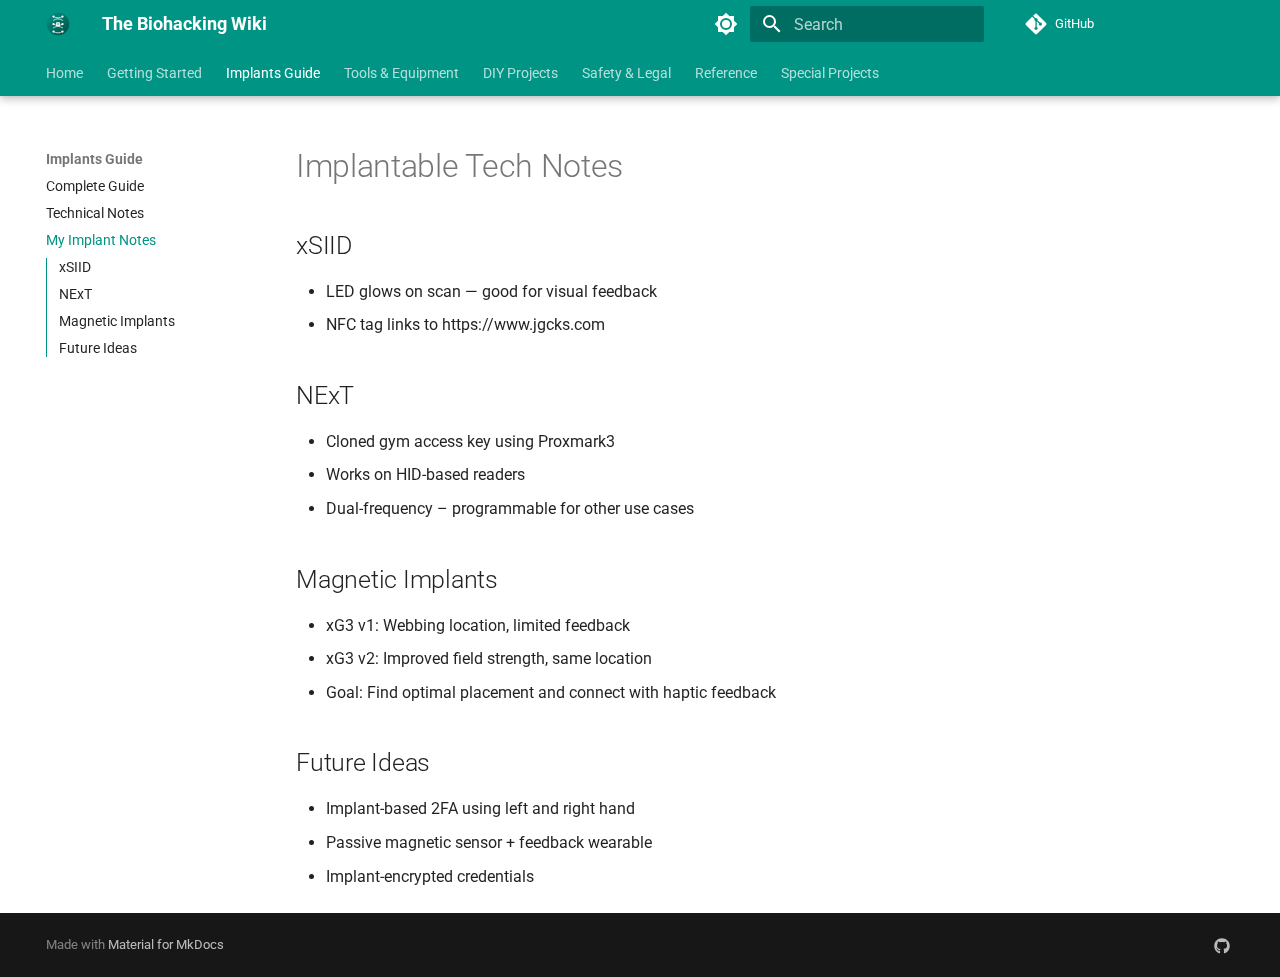
<file: implant-tech-files/implant-notes/index.html>
<!DOCTYPE html><html lang="en" class="no-js"><head>
    
      <meta charset="utf-8">
      <meta name="viewport" content="width=device-width,initial-scale=1">
      
        <meta name="description" content="Your complete guide to human-technology integration, implantable technology, biohacking, and DIY projects.">
      
      
      
        <link rel="canonical" href="https://J9ck.github.io/biohacking-wiki/implant-tech-files/implant-notes/">
      
      
        <link rel="prev" href="../">
      
      
        <link rel="next" href="../../tools-and-equipment/">
      
      
        
      
      
      <link rel="icon" href="../../assets/images/favicon.png">
      <meta name="generator" content="mkdocs-1.6.1, mkdocs-material-9.7.0">
    
    
      
        <title>My Implant Notes - The Biohacking Wiki</title>
      
    
    
      <link rel="stylesheet" href="../../assets/stylesheets/main.618322db.min.css">
      
        
        <link rel="stylesheet" href="../../assets/stylesheets/palette.ab4e12ef.min.css">
      
      


    
    
      
    
    
      
        
        
        <link rel="preconnect" href="https://fonts.gstatic.com" crossorigin>
        <link rel="stylesheet" href="https://fonts.googleapis.com/css?family=Roboto:300,300i,400,400i,700,700i%7CRoboto+Mono:400,400i,700,700i&amp;display=fallback">
        <style>:root{--md-text-font:"Roboto";--md-code-font:"Roboto Mono"}</style>
      
    
    
      <link rel="stylesheet" href="../../assets/stylesheets/extra.css">
    
    <script>__md_scope=new URL("../..",location),__md_hash=e=>[...e].reduce(((e,_)=>(e<<5)-e+_.charCodeAt(0)),0),__md_get=(e,_=localStorage,t=__md_scope)=>JSON.parse(_.getItem(t.pathname+"."+e)),__md_set=(e,_,t=localStorage,a=__md_scope)=>{try{t.setItem(a.pathname+"."+e,JSON.stringify(_))}catch(e){}}</script>
    
      

    
    
  <link href="../../assets/stylesheets/glightbox.min.css" rel="stylesheet"><script src="../../assets/javascripts/glightbox.min.js"></script><style id="glightbox-style">
            html.glightbox-open { overflow: initial; height: 100%; }
            .gslide-title { margin-top: 0px; user-select: text; }
            .gslide-desc { color: #666; user-select: text; }
            .gslide-image img { background: white; }
            .gscrollbar-fixer { padding-right: 15px; }
            .gdesc-inner { font-size: 0.75rem; }
            body[data-md-color-scheme="slate"] .gdesc-inner { background: var(--md-default-bg-color); }
            body[data-md-color-scheme="slate"] .gslide-title { color: var(--md-default-fg-color); }
            body[data-md-color-scheme="slate"] .gslide-desc { color: var(--md-default-fg-color); }
        </style></head>
  
  
    
    
      
    
    
    
    
    <body dir="ltr" data-md-color-scheme="default" data-md-color-primary="teal" data-md-color-accent="deep-purple">
  
    
    <input class="md-toggle" data-md-toggle="drawer" type="checkbox" id="__drawer" autocomplete="off">
    <input class="md-toggle" data-md-toggle="search" type="checkbox" id="__search" autocomplete="off">
    <label class="md-overlay" for="__drawer"></label>
    <div data-md-component="skip">
      
        
        <a href="#implantable-tech-notes" class="md-skip">
          Skip to content
        </a>
      
    </div>
    <div data-md-component="announce">
      
    </div>
    
    
      

  

<header class="md-header md-header--shadow md-header--lifted" data-md-component="header">
  <nav class="md-header__inner md-grid" aria-label="Header">
    <a href="../.." title="The Biohacking Wiki" class="md-header__button md-logo" aria-label="The Biohacking Wiki" data-md-component="logo">
      
  <img src="../../assets/images/logo.svg" alt="logo">

    </a>
    <label class="md-header__button md-icon" for="__drawer">
      
      <svg xmlns="http://www.w3.org/2000/svg" viewBox="0 0 24 24"><path d="M3 6h18v2H3zm0 5h18v2H3zm0 5h18v2H3z"></path></svg>
    </label>
    <div class="md-header__title" data-md-component="header-title">
      <div class="md-header__ellipsis">
        <div class="md-header__topic">
          <span class="md-ellipsis">
            The Biohacking Wiki
          </span>
        </div>
        <div class="md-header__topic" data-md-component="header-topic">
          <span class="md-ellipsis">
            
              My Implant Notes
            
          </span>
        </div>
      </div>
    </div>
    
      
        <form class="md-header__option" data-md-component="palette">
  
    
    
    
    <input class="md-option" data-md-color-media="(prefers-color-scheme: light)" data-md-color-scheme="default" data-md-color-primary="teal" data-md-color-accent="deep-purple" aria-label="Switch to dark mode" type="radio" name="__palette" id="__palette_0">
    
      <label class="md-header__button md-icon" title="Switch to dark mode" for="__palette_1" hidden>
        <svg xmlns="http://www.w3.org/2000/svg" viewBox="0 0 24 24"><path d="M12 8a4 4 0 0 0-4 4 4 4 0 0 0 4 4 4 4 0 0 0 4-4 4 4 0 0 0-4-4m0 10a6 6 0 0 1-6-6 6 6 0 0 1 6-6 6 6 0 0 1 6 6 6 6 0 0 1-6 6m8-9.31V4h-4.69L12 .69 8.69 4H4v4.69L.69 12 4 15.31V20h4.69L12 23.31 15.31 20H20v-4.69L23.31 12z"></path></svg>
      </label>
    
  
    
    
    
    <input class="md-option" data-md-color-media="(prefers-color-scheme: dark)" data-md-color-scheme="slate" data-md-color-primary="teal" data-md-color-accent="lime" aria-label="Switch to light mode" type="radio" name="__palette" id="__palette_1">
    
      <label class="md-header__button md-icon" title="Switch to light mode" for="__palette_0" hidden>
        <svg xmlns="http://www.w3.org/2000/svg" viewBox="0 0 24 24"><path d="M12 18c-.89 0-1.74-.2-2.5-.55C11.56 16.5 13 14.42 13 12s-1.44-4.5-3.5-5.45C10.26 6.2 11.11 6 12 6a6 6 0 0 1 6 6 6 6 0 0 1-6 6m8-9.31V4h-4.69L12 .69 8.69 4H4v4.69L.69 12 4 15.31V20h4.69L12 23.31 15.31 20H20v-4.69L23.31 12z"></path></svg>
      </label>
    
  
</form>
      
    
    
      <script>var palette=__md_get("__palette");if(palette&&palette.color){if("(prefers-color-scheme)"===palette.color.media){var media=matchMedia("(prefers-color-scheme: light)"),input=document.querySelector(media.matches?"[data-md-color-media='(prefers-color-scheme: light)']":"[data-md-color-media='(prefers-color-scheme: dark)']");palette.color.media=input.getAttribute("data-md-color-media"),palette.color.scheme=input.getAttribute("data-md-color-scheme"),palette.color.primary=input.getAttribute("data-md-color-primary"),palette.color.accent=input.getAttribute("data-md-color-accent")}for(var[key,value]of Object.entries(palette.color))document.body.setAttribute("data-md-color-"+key,value)}</script>
    
    
    
      
      
        <label class="md-header__button md-icon" for="__search">
          
          <svg xmlns="http://www.w3.org/2000/svg" viewBox="0 0 24 24"><path d="M9.5 3A6.5 6.5 0 0 1 16 9.5c0 1.61-.59 3.09-1.56 4.23l.27.27h.79l5 5-1.5 1.5-5-5v-.79l-.27-.27A6.52 6.52 0 0 1 9.5 16 6.5 6.5 0 0 1 3 9.5 6.5 6.5 0 0 1 9.5 3m0 2C7 5 5 7 5 9.5S7 14 9.5 14 14 12 14 9.5 12 5 9.5 5"></path></svg>
        </label>
        <div class="md-search" data-md-component="search" role="dialog">
  <label class="md-search__overlay" for="__search"></label>
  <div class="md-search__inner" role="search">
    <form class="md-search__form" name="search">
      <input type="text" class="md-search__input" name="query" aria-label="Search" placeholder="Search" autocapitalize="off" autocorrect="off" autocomplete="off" spellcheck="false" data-md-component="search-query" required>
      <label class="md-search__icon md-icon" for="__search">
        
        <svg xmlns="http://www.w3.org/2000/svg" viewBox="0 0 24 24"><path d="M9.5 3A6.5 6.5 0 0 1 16 9.5c0 1.61-.59 3.09-1.56 4.23l.27.27h.79l5 5-1.5 1.5-5-5v-.79l-.27-.27A6.52 6.52 0 0 1 9.5 16 6.5 6.5 0 0 1 3 9.5 6.5 6.5 0 0 1 9.5 3m0 2C7 5 5 7 5 9.5S7 14 9.5 14 14 12 14 9.5 12 5 9.5 5"></path></svg>
        
        <svg xmlns="http://www.w3.org/2000/svg" viewBox="0 0 24 24"><path d="M20 11v2H8l5.5 5.5-1.42 1.42L4.16 12l7.92-7.92L13.5 5.5 8 11z"></path></svg>
      </label>
      <nav class="md-search__options" aria-label="Search">
        
          <a href="javascript:void(0)" class="md-search__icon md-icon" title="Share" aria-label="Share" data-clipboard data-clipboard-text="" data-md-component="search-share" tabindex="-1">
            
            <svg xmlns="http://www.w3.org/2000/svg" viewBox="0 0 24 24"><path d="M18 16.08c-.76 0-1.44.3-1.96.77L8.91 12.7c.05-.23.09-.46.09-.7s-.04-.47-.09-.7l7.05-4.11c.54.5 1.25.81 2.04.81a3 3 0 0 0 3-3 3 3 0 0 0-3-3 3 3 0 0 0-3 3c0 .24.04.47.09.7L8.04 9.81C7.5 9.31 6.79 9 6 9a3 3 0 0 0-3 3 3 3 0 0 0 3 3c.79 0 1.5-.31 2.04-.81l7.12 4.15c-.05.21-.08.43-.08.66 0 1.61 1.31 2.91 2.92 2.91s2.92-1.3 2.92-2.91A2.92 2.92 0 0 0 18 16.08"></path></svg>
          </a>
        
        <button type="reset" class="md-search__icon md-icon" title="Clear" aria-label="Clear" tabindex="-1">
          
          <svg xmlns="http://www.w3.org/2000/svg" viewBox="0 0 24 24"><path d="M19 6.41 17.59 5 12 10.59 6.41 5 5 6.41 10.59 12 5 17.59 6.41 19 12 13.41 17.59 19 19 17.59 13.41 12z"></path></svg>
        </button>
      </nav>
      
        <div class="md-search__suggest" data-md-component="search-suggest"></div>
      
    </form>
    <div class="md-search__output">
      <div class="md-search__scrollwrap" tabindex="0" data-md-scrollfix>
        <div class="md-search-result" data-md-component="search-result">
          <div class="md-search-result__meta">
            Initializing search
          </div>
          <ol class="md-search-result__list" role="presentation"></ol>
        </div>
      </div>
    </div>
  </div>
</div>
      
    
    
      <div class="md-header__source">
        <a href="https://github.com/J9ck/biohacking-wiki" title="Go to repository" class="md-source" data-md-component="source">
  <div class="md-source__icon md-icon">
    
    <svg xmlns="http://www.w3.org/2000/svg" viewBox="0 0 448 512"><!--! Font Awesome Free 7.1.0 by @fontawesome - https://fontawesome.com License - https://fontawesome.com/license/free (Icons: CC BY 4.0, Fonts: SIL OFL 1.1, Code: MIT License) Copyright 2025 Fonticons, Inc.--><path d="M439.6 236.1 244 40.5c-5.4-5.5-12.8-8.5-20.4-8.5s-15 3-20.4 8.4L162.5 81l51.5 51.5c27.1-9.1 52.7 16.8 43.4 43.7l49.7 49.7c34.2-11.8 61.2 31 35.5 56.7-26.5 26.5-70.2-2.9-56-37.3L240.3 199v121.9c25.3 12.5 22.3 41.8 9.1 55-6.4 6.4-15.2 10.1-24.3 10.1s-17.8-3.6-24.3-10.1c-17.6-17.6-11.1-46.9 11.2-56v-123c-20.8-8.5-24.6-30.7-18.6-45L142.6 101 8.5 235.1C3 240.6 0 247.9 0 255.5s3 15 8.5 20.4l195.6 195.7c5.4 5.4 12.7 8.4 20.4 8.4s15-3 20.4-8.4l194.7-194.7c5.4-5.4 8.4-12.8 8.4-20.4s-3-15-8.4-20.4"></path></svg>
  </div>
  <div class="md-source__repository">
    GitHub
  </div>
</a>
      </div>
    
  </nav>
  
    
      
<nav class="md-tabs" aria-label="Tabs" data-md-component="tabs">
  <div class="md-grid">
    <ul class="md-tabs__list">
      
        
  
  
  
  
    <li class="md-tabs__item">
      <a href="../.." class="md-tabs__link">
        
  
  
    
  
  Home

      </a>
    </li>
  

      
        
  
  
  
  
    
    
      <li class="md-tabs__item">
        <a href="../../getting-started/" class="md-tabs__link">
          
  
  
  Getting Started

        </a>
      </li>
    
  

      
        
  
  
  
    
  
  
    
    
      <li class="md-tabs__item md-tabs__item--active">
        <a href="../../implants-guide/" class="md-tabs__link">
          
  
  
  Implants Guide

        </a>
      </li>
    
  

      
        
  
  
  
  
    <li class="md-tabs__item">
      <a href="../../tools-and-equipment/" class="md-tabs__link">
        
  
  
    
  
  Tools &amp; Equipment

      </a>
    </li>
  

      
        
  
  
  
  
    <li class="md-tabs__item">
      <a href="../../diy-projects/" class="md-tabs__link">
        
  
  
    
  
  DIY Projects

      </a>
    </li>
  

      
        
  
  
  
  
    <li class="md-tabs__item">
      <a href="../../safety-and-legal/" class="md-tabs__link">
        
  
  
    
  
  Safety &amp; Legal

      </a>
    </li>
  

      
        
  
  
  
  
    
    
      <li class="md-tabs__item">
        <a href="../../glossary/" class="md-tabs__link">
          
  
  
  Reference

        </a>
      </li>
    
  

      
        
  
  
  
  
    
    
      <li class="md-tabs__item">
        <a href="../../pegleg/" class="md-tabs__link">
          
  
  
  Special Projects

        </a>
      </li>
    
  

      
    </ul>
  </div>
</nav>
    
  
</header>
    
    <div class="md-container" data-md-component="container">
      
      
        
      
      <main class="md-main" data-md-component="main">
        <div class="md-main__inner md-grid">
          
            
              
              <div class="md-sidebar md-sidebar--primary" data-md-component="sidebar" data-md-type="navigation">
                <div class="md-sidebar__scrollwrap">
                  <div class="md-sidebar__inner">
                    


  


  

<nav class="md-nav md-nav--primary md-nav--lifted md-nav--integrated" aria-label="Navigation" data-md-level="0">
  <label class="md-nav__title" for="__drawer">
    <a href="../.." title="The Biohacking Wiki" class="md-nav__button md-logo" aria-label="The Biohacking Wiki" data-md-component="logo">
      
  <img src="../../assets/images/logo.svg" alt="logo">

    </a>
    The Biohacking Wiki
  </label>
  
    <div class="md-nav__source">
      <a href="https://github.com/J9ck/biohacking-wiki" title="Go to repository" class="md-source" data-md-component="source">
  <div class="md-source__icon md-icon">
    
    <svg xmlns="http://www.w3.org/2000/svg" viewBox="0 0 448 512"><!--! Font Awesome Free 7.1.0 by @fontawesome - https://fontawesome.com License - https://fontawesome.com/license/free (Icons: CC BY 4.0, Fonts: SIL OFL 1.1, Code: MIT License) Copyright 2025 Fonticons, Inc.--><path d="M439.6 236.1 244 40.5c-5.4-5.5-12.8-8.5-20.4-8.5s-15 3-20.4 8.4L162.5 81l51.5 51.5c27.1-9.1 52.7 16.8 43.4 43.7l49.7 49.7c34.2-11.8 61.2 31 35.5 56.7-26.5 26.5-70.2-2.9-56-37.3L240.3 199v121.9c25.3 12.5 22.3 41.8 9.1 55-6.4 6.4-15.2 10.1-24.3 10.1s-17.8-3.6-24.3-10.1c-17.6-17.6-11.1-46.9 11.2-56v-123c-20.8-8.5-24.6-30.7-18.6-45L142.6 101 8.5 235.1C3 240.6 0 247.9 0 255.5s3 15 8.5 20.4l195.6 195.7c5.4 5.4 12.7 8.4 20.4 8.4s15-3 20.4-8.4l194.7-194.7c5.4-5.4 8.4-12.8 8.4-20.4s-3-15-8.4-20.4"></path></svg>
  </div>
  <div class="md-source__repository">
    GitHub
  </div>
</a>
    </div>
  
  <ul class="md-nav__list" data-md-scrollfix>
    
      
      
  
  
  
  
    <li class="md-nav__item">
      <a href="../.." class="md-nav__link">
        
  
  
  <span class="md-ellipsis">
    
  
    Home
  

    
  </span>
  
  

      </a>
    </li>
  

    
      
      
  
  
  
  
    
    
    
    
      
      
        
      
    
    
    <li class="md-nav__item md-nav__item--nested">
      
        
        
          
        
        <input class="md-nav__toggle md-toggle md-toggle--indeterminate" type="checkbox" id="__nav_2">
        
          
          <label class="md-nav__link" for="__nav_2" id="__nav_2_label" tabindex="0">
            
  
  
  <span class="md-ellipsis">
    
  
    Getting Started
  

    
  </span>
  
  

            <span class="md-nav__icon md-icon"></span>
          </label>
        
        <nav class="md-nav" data-md-level="1" aria-labelledby="__nav_2_label" aria-expanded="false">
          <label class="md-nav__title" for="__nav_2">
            <span class="md-nav__icon md-icon"></span>
            
  
    Getting Started
  

          </label>
          <ul class="md-nav__list" data-md-scrollfix>
            
              
                
  
  
  
  
    <li class="md-nav__item">
      <a href="../../getting-started/" class="md-nav__link">
        
  
  
  <span class="md-ellipsis">
    
  
    Introduction
  

    
  </span>
  
  

      </a>
    </li>
  

              
            
              
                
  
  
  
  
    <li class="md-nav__item">
      <a href="../../biohacking-history/" class="md-nav__link">
        
  
  
  <span class="md-ellipsis">
    
  
    Biohacking History
  

    
  </span>
  
  

      </a>
    </li>
  

              
            
          </ul>
        </nav>
      
    </li>
  

    
      
      
  
  
    
  
  
  
    
    
    
    
      
        
        
      
      
        
      
    
    
    <li class="md-nav__item md-nav__item--active md-nav__item--section md-nav__item--nested">
      
        
        
        <input class="md-nav__toggle md-toggle " type="checkbox" id="__nav_3" checked>
        
          
          <label class="md-nav__link" for="__nav_3" id="__nav_3_label" tabindex="">
            
  
  
  <span class="md-ellipsis">
    
  
    Implants Guide
  

    
  </span>
  
  

            <span class="md-nav__icon md-icon"></span>
          </label>
        
        <nav class="md-nav" data-md-level="1" aria-labelledby="__nav_3_label" aria-expanded="true">
          <label class="md-nav__title" for="__nav_3">
            <span class="md-nav__icon md-icon"></span>
            
  
    Implants Guide
  

          </label>
          <ul class="md-nav__list" data-md-scrollfix>
            
              
                
  
  
  
  
    <li class="md-nav__item">
      <a href="../../implants-guide/" class="md-nav__link">
        
  
  
  <span class="md-ellipsis">
    
  
    Complete Guide
  

    
  </span>
  
  

      </a>
    </li>
  

              
            
              
                
  
  
  
  
    <li class="md-nav__item">
      <a href="../" class="md-nav__link">
        
  
  
  <span class="md-ellipsis">
    
  
    Technical Notes
  

    
  </span>
  
  

      </a>
    </li>
  

              
            
              
                
  
  
    
  
  
  
    <li class="md-nav__item md-nav__item--active">
      
      <input class="md-nav__toggle md-toggle" type="checkbox" id="__toc">
      
      
        
      
      
        <label class="md-nav__link md-nav__link--active" for="__toc">
          
  
  
  <span class="md-ellipsis">
    
  
    My Implant Notes
  

    
  </span>
  
  

          <span class="md-nav__icon md-icon"></span>
        </label>
      
      <a href="./" class="md-nav__link md-nav__link--active">
        
  
  
  <span class="md-ellipsis">
    
  
    My Implant Notes
  

    
  </span>
  
  

      </a>
      
        

<nav class="md-nav md-nav--secondary" aria-label="Table of contents">
  
  
  
    
  
  
    <label class="md-nav__title" for="__toc">
      <span class="md-nav__icon md-icon"></span>
      Table of contents
    </label>
    <ul class="md-nav__list" data-md-component="toc" data-md-scrollfix>
      
        <li class="md-nav__item">
  <a href="#xsiid" class="md-nav__link">
    <span class="md-ellipsis">
      
        xSIID
      
    </span>
  </a>
  
</li>
      
        <li class="md-nav__item">
  <a href="#next" class="md-nav__link">
    <span class="md-ellipsis">
      
        NExT
      
    </span>
  </a>
  
</li>
      
        <li class="md-nav__item">
  <a href="#magnetic-implants" class="md-nav__link">
    <span class="md-ellipsis">
      
        Magnetic Implants
      
    </span>
  </a>
  
</li>
      
        <li class="md-nav__item">
  <a href="#future-ideas" class="md-nav__link">
    <span class="md-ellipsis">
      
        Future Ideas
      
    </span>
  </a>
  
</li>
      
    </ul>
  
</nav>
      
    </li>
  

              
            
          </ul>
        </nav>
      
    </li>
  

    
      
      
  
  
  
  
    <li class="md-nav__item">
      <a href="../../tools-and-equipment/" class="md-nav__link">
        
  
  
  <span class="md-ellipsis">
    
  
    Tools &amp; Equipment
  

    
  </span>
  
  

      </a>
    </li>
  

    
      
      
  
  
  
  
    <li class="md-nav__item">
      <a href="../../diy-projects/" class="md-nav__link">
        
  
  
  <span class="md-ellipsis">
    
  
    DIY Projects
  

    
  </span>
  
  

      </a>
    </li>
  

    
      
      
  
  
  
  
    <li class="md-nav__item">
      <a href="../../safety-and-legal/" class="md-nav__link">
        
  
  
  <span class="md-ellipsis">
    
  
    Safety &amp; Legal
  

    
  </span>
  
  

      </a>
    </li>
  

    
      
      
  
  
  
  
    
    
    
    
      
      
        
      
    
    
    <li class="md-nav__item md-nav__item--nested">
      
        
        
          
        
        <input class="md-nav__toggle md-toggle md-toggle--indeterminate" type="checkbox" id="__nav_7">
        
          
          <label class="md-nav__link" for="__nav_7" id="__nav_7_label" tabindex="0">
            
  
  
  <span class="md-ellipsis">
    
  
    Reference
  

    
  </span>
  
  

            <span class="md-nav__icon md-icon"></span>
          </label>
        
        <nav class="md-nav" data-md-level="1" aria-labelledby="__nav_7_label" aria-expanded="false">
          <label class="md-nav__title" for="__nav_7">
            <span class="md-nav__icon md-icon"></span>
            
  
    Reference
  

          </label>
          <ul class="md-nav__list" data-md-scrollfix>
            
              
                
  
  
  
  
    <li class="md-nav__item">
      <a href="../../glossary/" class="md-nav__link">
        
  
  
  <span class="md-ellipsis">
    
  
    Glossary
  

    
  </span>
  
  

      </a>
    </li>
  

              
            
              
                
  
  
  
  
    <li class="md-nav__item">
      <a href="../../resources/" class="md-nav__link">
        
  
  
  <span class="md-ellipsis">
    
  
    Resources
  

    
  </span>
  
  

      </a>
    </li>
  

              
            
          </ul>
        </nav>
      
    </li>
  

    
      
      
  
  
  
  
    
    
    
    
      
      
        
      
    
    
    <li class="md-nav__item md-nav__item--nested">
      
        
        
          
        
        <input class="md-nav__toggle md-toggle md-toggle--indeterminate" type="checkbox" id="__nav_8">
        
          
          <label class="md-nav__link" for="__nav_8" id="__nav_8_label" tabindex="0">
            
  
  
  <span class="md-ellipsis">
    
  
    Special Projects
  

    
  </span>
  
  

            <span class="md-nav__icon md-icon"></span>
          </label>
        
        <nav class="md-nav" data-md-level="1" aria-labelledby="__nav_8_label" aria-expanded="false">
          <label class="md-nav__title" for="__nav_8">
            <span class="md-nav__icon md-icon"></span>
            
  
    Special Projects
  

          </label>
          <ul class="md-nav__list" data-md-scrollfix>
            
              
                
  
  
  
  
    <li class="md-nav__item">
      <a href="../../pegleg/" class="md-nav__link">
        
  
  
  <span class="md-ellipsis">
    
  
    PegLeg Project
  

    
  </span>
  
  

      </a>
    </li>
  

              
            
          </ul>
        </nav>
      
    </li>
  

    
  </ul>
</nav>
                  </div>
                </div>
              </div>
            
            
          
          
            <div class="md-content" data-md-component="content">
              
              <article class="md-content__inner md-typeset">
                
                  


  
  


<h1 id="implantable-tech-notes">Implantable Tech Notes<a class="headerlink" href="#implantable-tech-notes" title="Permanent link">¶</a></h1>
<h2 id="xsiid">xSIID<a class="headerlink" href="#xsiid" title="Permanent link">¶</a></h2>
<ul>
<li>LED glows on scan — good for visual feedback</li>
<li>NFC tag links to https://www.jgcks.com</li>
</ul>
<h2 id="next">NExT<a class="headerlink" href="#next" title="Permanent link">¶</a></h2>
<ul>
<li>Cloned gym access key using Proxmark3</li>
<li>Works on HID-based readers</li>
<li>Dual-frequency – programmable for other use cases</li>
</ul>
<h2 id="magnetic-implants">Magnetic Implants<a class="headerlink" href="#magnetic-implants" title="Permanent link">¶</a></h2>
<ul>
<li>xG3 v1: Webbing location, limited feedback</li>
<li>xG3 v2: Improved field strength, same location</li>
<li>Goal: Find optimal placement and connect with haptic feedback</li>
</ul>
<h2 id="future-ideas">Future Ideas<a class="headerlink" href="#future-ideas" title="Permanent link">¶</a></h2>
<ul>
<li>Implant-based 2FA using left and right hand</li>
<li>Passive magnetic sensor + feedback wearable</li>
<li>Implant-encrypted credentials</li>
</ul>












                
              </article>
            </div>
          
          
  <script>var tabs=__md_get("__tabs");if(Array.isArray(tabs))e:for(var set of document.querySelectorAll(".tabbed-set")){var labels=set.querySelector(".tabbed-labels");for(var tab of tabs)for(var label of labels.getElementsByTagName("label"))if(label.innerText.trim()===tab){var input=document.getElementById(label.htmlFor);input.checked=!0;continue e}}</script>

<script>var target=document.getElementById(location.hash.slice(1));target&&target.name&&(target.checked=target.name.startsWith("__tabbed_"))</script>
        </div>
        
          <button type="button" class="md-top md-icon" data-md-component="top" hidden>
  
  <svg xmlns="http://www.w3.org/2000/svg" viewBox="0 0 24 24"><path d="M13 20h-2V8l-5.5 5.5-1.42-1.42L12 4.16l7.92 7.92-1.42 1.42L13 8z"></path></svg>
  Back to top
</button>
        
      </main>
      
        <footer class="md-footer">
  
  <div class="md-footer-meta md-typeset">
    <div class="md-footer-meta__inner md-grid">
      <div class="md-copyright">
  
  
    Made with
    <a href="https://squidfunk.github.io/mkdocs-material/" target="_blank" rel="noopener">
      Material for MkDocs
    </a>
  
</div>
      
        
<div class="md-social">
  
    
    
    
    
      
      
    
    <a href="https://github.com/J9ck/biohacking-wiki" target="_blank" rel="noopener" title="github.com" class="md-social__link">
      <svg xmlns="http://www.w3.org/2000/svg" viewBox="0 0 512 512"><!--! Font Awesome Free 7.1.0 by @fontawesome - https://fontawesome.com License - https://fontawesome.com/license/free (Icons: CC BY 4.0, Fonts: SIL OFL 1.1, Code: MIT License) Copyright 2025 Fonticons, Inc.--><path d="M173.9 397.4c0 2-2.3 3.6-5.2 3.6-3.3.3-5.6-1.3-5.6-3.6 0-2 2.3-3.6 5.2-3.6 3-.3 5.6 1.3 5.6 3.6m-31.1-4.5c-.7 2 1.3 4.3 4.3 4.9 2.6 1 5.6 0 6.2-2s-1.3-4.3-4.3-5.2c-2.6-.7-5.5.3-6.2 2.3m44.2-1.7c-2.9.7-4.9 2.6-4.6 4.9.3 2 2.9 3.3 5.9 2.6 2.9-.7 4.9-2.6 4.6-4.6-.3-1.9-3-3.2-5.9-2.9M252.8 8C114.1 8 8 113.3 8 252c0 110.9 69.8 205.8 169.5 239.2 12.8 2.3 17.3-5.6 17.3-12.1 0-6.2-.3-40.4-.3-61.4 0 0-70 15-84.7-29.8 0 0-11.4-29.1-27.8-36.6 0 0-22.9-15.7 1.6-15.4 0 0 24.9 2 38.6 25.8 21.9 38.6 58.6 27.5 72.9 20.9 2.3-16 8.8-27.1 16-33.7-55.9-6.2-112.3-14.3-112.3-110.5 0-27.5 7.6-41.3 23.6-58.9-2.6-6.5-11.1-33.3 2.6-67.9 20.9-6.5 69 27 69 27 20-5.6 41.5-8.5 62.8-8.5s42.8 2.9 62.8 8.5c0 0 48.1-33.6 69-27 13.7 34.7 5.2 61.4 2.6 67.9 16 17.7 25.8 31.5 25.8 58.9 0 96.5-58.9 104.2-114.8 110.5 9.2 7.9 17 22.9 17 46.4 0 33.7-.3 75.4-.3 83.6 0 6.5 4.6 14.4 17.3 12.1C436.2 457.8 504 362.9 504 252 504 113.3 391.5 8 252.8 8M105.2 352.9c-1.3 1-1 3.3.7 5.2 1.6 1.6 3.9 2.3 5.2 1 1.3-1 1-3.3-.7-5.2-1.6-1.6-3.9-2.3-5.2-1m-10.8-8.1c-.7 1.3.3 2.9 2.3 3.9 1.6 1 3.6.7 4.3-.7.7-1.3-.3-2.9-2.3-3.9-2-.6-3.6-.3-4.3.7m32.4 35.6c-1.6 1.3-1 4.3 1.3 6.2 2.3 2.3 5.2 2.6 6.5 1 1.3-1.3.7-4.3-1.3-6.2-2.2-2.3-5.2-2.6-6.5-1m-11.4-14.7c-1.6 1-1.6 3.6 0 5.9s4.3 3.3 5.6 2.3c1.6-1.3 1.6-3.9 0-6.2-1.4-2.3-4-3.3-5.6-2"></path></svg>
    </a>
  
</div>
      
    </div>
  </div>
</footer>
      
    </div>
    <div class="md-dialog" data-md-component="dialog">
      <div class="md-dialog__inner md-typeset"></div>
    </div>
    
    
    
      
      
      <script id="__config" type="application/json">{"annotate": null, "base": "../..", "features": ["navigation.instant", "navigation.tracking", "navigation.sections", "navigation.expand", "navigation.top", "navigation.tabs", "navigation.tabs.sticky", "toc.integrate", "search.suggest", "search.highlight", "search.share", "content.code.copy", "content.tabs.link", "announce.dismiss"], "search": "../../assets/javascripts/workers/search.7a47a382.min.js", "tags": null, "translations": {"clipboard.copied": "Copied to clipboard", "clipboard.copy": "Copy to clipboard", "search.result.more.one": "1 more on this page", "search.result.more.other": "# more on this page", "search.result.none": "No matching documents", "search.result.one": "1 matching document", "search.result.other": "# matching documents", "search.result.placeholder": "Type to start searching", "search.result.term.missing": "Missing", "select.version": "Select version"}, "version": null}</script>
    
    
      <script src="../../assets/javascripts/bundle.e71a0d61.min.js"></script>
      
    
  
<script id="init-glightbox">const lightbox = GLightbox({"touchNavigation": true, "loop": false, "zoomable": true, "draggable": true, "openEffect": "zoom", "closeEffect": "zoom", "slideEffect": "slide"});
document$.subscribe(()=>{ lightbox.reload(); });
</script></body></html>
</file>
<file: assets/stylesheets/extra.css>
/* Custom styling for The Biohacking Wiki */

:root {
  --md-primary-fg-color: #009688;
  --md-accent-fg-color: #7c4dff;
}

/* Hero section styling */
.md-hero {
  background: linear-gradient(135deg, #009688 0%, #004d40 100%);
  padding: 2rem;
  border-radius: 8px;
  margin-bottom: 2rem;
}

/* Card-like styling for feature boxes */
.feature-card {
  background: var(--md-code-bg-color);
  border-radius: 8px;
  padding: 1.5rem;
  margin: 1rem 0;
  border-left: 4px solid var(--md-primary-fg-color);
}

/* Warning boxes */
.warning-box {
  background: #fff3cd;
  border-left: 4px solid #ffc107;
  padding: 1rem;
  border-radius: 4px;
  margin: 1rem 0;
}

[data-md-color-scheme="slate"] .warning-box {
  background: #3d3200;
}

/* Implant comparison table styling */
.implant-table th {
  background: var(--md-primary-fg-color);
  color: white;
}

/* Quick start cards grid */
.quick-start-grid {
  display: grid;
  grid-template-columns: repeat(auto-fit, minmax(250px, 1fr));
  gap: 1rem;
  margin: 1.5rem 0;
}

.quick-start-card {
  background: var(--md-code-bg-color);
  border-radius: 8px;
  padding: 1.5rem;
  text-align: center;
  transition: transform 0.2s, box-shadow 0.2s;
}

.quick-start-card:hover {
  transform: translateY(-4px);
  box-shadow: 0 4px 12px rgba(0,0,0,0.15);
}

/* Emoji icons sizing */
.big-emoji {
  font-size: 2.5rem;
  display: block;
  margin-bottom: 0.5rem;
}

/* Badge styling */
.badge {
  display: inline-block;
  padding: 0.25rem 0.75rem;
  border-radius: 999px;
  font-size: 0.75rem;
  font-weight: 600;
  text-transform: uppercase;
}

.badge-beginner { background: #4caf50; color: white; }
.badge-intermediate { background: #ff9800; color: white; }
.badge-advanced { background: #f44336; color: white; }
.badge-required { background: #9c27b0; color: white; }

/* Announcement bar custom styling */
.md-banner {
  background: linear-gradient(90deg, #ff5722, #ff9800);
}

/* Image styling */
.center-image {
  display: block;
  margin: 0 auto;
  max-width: 100%;
}

.diagram {
  background: white;
  padding: 1rem;
  border-radius: 8px;
  margin: 1rem 0;
}

[data-md-color-scheme="slate"] .diagram {
  background: #2d2d2d;
}

/* Hero banner styling */
.hero-banner {
  width: 100%;
  border-radius: 8px;
  margin-bottom: 1.5rem;
  box-shadow: 0 4px 6px rgba(0, 0, 0, 0.1);
}

/* Icon grid */
.icon-grid {
  display: grid;
  grid-template-columns: repeat(auto-fit, minmax(100px, 1fr));
  gap: 1rem;
  margin: 1.5rem 0;
}

.icon-item {
  text-align: center;
  padding: 1rem;
  background: var(--md-code-bg-color);
  border-radius: 8px;
  transition: transform 0.2s;
}

.icon-item:hover {
  transform: scale(1.05);
}

.icon-item img {
  width: 64px;
  height: 64px;
  margin-bottom: 0.5rem;
}

/* Video container for responsive embeds */
.video-container {
  position: relative;
  padding-bottom: 56.25%;
  height: 0;
  overflow: hidden;
  max-width: 100%;
  margin: 1.5rem 0;
  border-radius: 8px;
}

.video-container iframe {
  position: absolute;
  top: 0;
  left: 0;
  width: 100%;
  height: 100%;
  border-radius: 8px;
}

/* Stats cards */
.stats-grid {
  display: grid;
  grid-template-columns: repeat(auto-fit, minmax(150px, 1fr));
  gap: 1rem;
  margin: 1.5rem 0;
}

.stat-card {
  background: var(--md-code-bg-color);
  border-radius: 8px;
  padding: 1rem;
  text-align: center;
  border-top: 3px solid var(--md-primary-fg-color);
}

.stat-number {
  font-size: 2rem;
  font-weight: bold;
  color: var(--md-primary-fg-color);
}

.stat-label {
  font-size: 0.875rem;
  color: var(--md-default-fg-color--light);
}

/* Highlight box */
.highlight-box {
  background: linear-gradient(135deg, rgba(0, 150, 136, 0.1), rgba(0, 150, 136, 0.05));
  border: 1px solid var(--md-primary-fg-color);
  border-radius: 8px;
  padding: 1.5rem;
  margin: 1.5rem 0;
}

[data-md-color-scheme="slate"] .highlight-box {
  background: linear-gradient(135deg, rgba(0, 150, 136, 0.2), rgba(0, 150, 136, 0.1));
}

/* Content divider */
.divider {
  height: 2px;
  background: linear-gradient(90deg, transparent, var(--md-primary-fg-color), transparent);
  margin: 2rem 0;
}
</file>
<file: assets/stylesheets/main.618322db.min.css>
@charset "UTF-8";html{-webkit-text-size-adjust:none;-moz-text-size-adjust:none;text-size-adjust:none;box-sizing:border-box}*,:after,:before{box-sizing:inherit}@media (prefers-reduced-motion){*,:after,:before{transition:none!important}}body{margin:0}a,button,input,label{-webkit-tap-highlight-color:transparent}a{color:inherit;text-decoration:none}hr{border:0;box-sizing:initial;display:block;height:.05rem;overflow:visible;padding:0}small{font-size:80%}sub,sup{line-height:1em}img{border-style:none}table{border-collapse:initial;border-spacing:0}td,th{font-weight:400;vertical-align:top}button{background:#0000;border:0;font-family:inherit;font-size:inherit;margin:0;padding:0}input{border:0;outline:none}:root{--md-primary-fg-color:#4051b5;--md-primary-fg-color--light:#5d6cc0;--md-primary-fg-color--dark:#303fa1;--md-primary-bg-color:#fff;--md-primary-bg-color--light:#ffffffb3;--md-accent-fg-color:#526cfe;--md-accent-fg-color--transparent:#526cfe1a;--md-accent-bg-color:#fff;--md-accent-bg-color--light:#ffffffb3}[data-md-color-scheme=default]{color-scheme:light}[data-md-color-scheme=default] img[src$="#gh-dark-mode-only"],[data-md-color-scheme=default] img[src$="#only-dark"]{display:none}:root,[data-md-color-scheme=default]{--md-hue:225deg;--md-default-fg-color:#000000de;--md-default-fg-color--light:#0000008a;--md-default-fg-color--lighter:#00000052;--md-default-fg-color--lightest:#00000012;--md-default-bg-color:#fff;--md-default-bg-color--light:#ffffffb3;--md-default-bg-color--lighter:#ffffff4d;--md-default-bg-color--lightest:#ffffff1f;--md-code-fg-color:#36464e;--md-code-bg-color:#f5f5f5;--md-code-bg-color--light:#f5f5f5b3;--md-code-bg-color--lighter:#f5f5f54d;--md-code-hl-color:#4287ff;--md-code-hl-color--light:#4287ff1a;--md-code-hl-number-color:#d52a2a;--md-code-hl-special-color:#db1457;--md-code-hl-function-color:#a846b9;--md-code-hl-constant-color:#6e59d9;--md-code-hl-keyword-color:#3f6ec6;--md-code-hl-string-color:#1c7d4d;--md-code-hl-name-color:var(--md-code-fg-color);--md-code-hl-operator-color:var(--md-default-fg-color--light);--md-code-hl-punctuation-color:var(--md-default-fg-color--light);--md-code-hl-comment-color:var(--md-default-fg-color--light);--md-code-hl-generic-color:var(--md-default-fg-color--light);--md-code-hl-variable-color:var(--md-default-fg-color--light);--md-typeset-color:var(--md-default-fg-color);--md-typeset-a-color:var(--md-primary-fg-color);--md-typeset-del-color:#f5503d26;--md-typeset-ins-color:#0bd57026;--md-typeset-kbd-color:#fafafa;--md-typeset-kbd-accent-color:#fff;--md-typeset-kbd-border-color:#b8b8b8;--md-typeset-mark-color:#ffff0080;--md-typeset-table-color:#0000001f;--md-typeset-table-color--light:rgba(0,0,0,.035);--md-admonition-fg-color:var(--md-default-fg-color);--md-admonition-bg-color:var(--md-default-bg-color);--md-warning-fg-color:#000000de;--md-warning-bg-color:#ff9;--md-footer-fg-color:#fff;--md-footer-fg-color--light:#ffffffb3;--md-footer-fg-color--lighter:#ffffff73;--md-footer-bg-color:#000000de;--md-footer-bg-color--dark:#00000052;--md-shadow-z1:0 0.2rem 0.5rem #0000000d,0 0 0.05rem #0000001a;--md-shadow-z2:0 0.2rem 0.5rem #0000001a,0 0 0.05rem #00000040;--md-shadow-z3:0 0.2rem 0.5rem #0003,0 0 0.05rem #00000059}.md-icon svg{fill:currentcolor;display:block;height:1.2rem;width:1.2rem}body{-webkit-font-smoothing:antialiased;-moz-osx-font-smoothing:grayscale;--md-text-font-family:var(--md-text-font,_),-apple-system,BlinkMacSystemFont,Helvetica,Arial,sans-serif;--md-code-font-family:var(--md-code-font,_),SFMono-Regular,Consolas,Menlo,monospace}aside,body,input{font-feature-settings:"kern","liga";color:var(--md-typeset-color);font-family:var(--md-text-font-family)}code,kbd,pre{font-feature-settings:"kern";font-family:var(--md-code-font-family)}:root{--md-typeset-table-sort-icon:url('data:image/svg+xml;charset=utf-8,<svg xmlns="http://www.w3.org/2000/svg" viewBox="0 0 24 24"><path d="m18 21-4-4h3V7h-3l4-4 4 4h-3v10h3M2 19v-2h10v2M2 13v-2h7v2M2 7V5h4v2z"/></svg>');--md-typeset-table-sort-icon--asc:url('data:image/svg+xml;charset=utf-8,<svg xmlns="http://www.w3.org/2000/svg" viewBox="0 0 24 24"><path d="M19 17h3l-4 4-4-4h3V3h2M2 17h10v2H2M6 5v2H2V5m0 6h7v2H2z"/></svg>');--md-typeset-table-sort-icon--desc:url('data:image/svg+xml;charset=utf-8,<svg xmlns="http://www.w3.org/2000/svg" viewBox="0 0 24 24"><path d="M19 7h3l-4-4-4 4h3v14h2M2 17h10v2H2M6 5v2H2V5m0 6h7v2H2z"/></svg>')}.md-typeset{-webkit-print-color-adjust:exact;color-adjust:exact;font-size:.8rem;line-height:1.6;overflow-wrap:break-word}@media print{.md-typeset{font-size:.68rem}}.md-typeset blockquote,.md-typeset dl,.md-typeset figure,.md-typeset ol,.md-typeset pre,.md-typeset ul{margin-bottom:1em;margin-top:1em}.md-typeset h1{color:var(--md-default-fg-color--light);font-size:2em;line-height:1.3;margin:0 0 1.25em}.md-typeset h1,.md-typeset h2{font-weight:300;letter-spacing:-.01em}.md-typeset h2{font-size:1.5625em;line-height:1.4;margin:1.6em 0 .64em}.md-typeset h3{font-size:1.25em;font-weight:400;letter-spacing:-.01em;line-height:1.5;margin:1.6em 0 .8em}.md-typeset h2+h3{margin-top:.8em}.md-typeset h4{font-weight:700;letter-spacing:-.01em;margin:1em 0}.md-typeset h5,.md-typeset h6{color:var(--md-default-fg-color--light);font-size:.8em;font-weight:700;letter-spacing:-.01em;margin:1.25em 0}.md-typeset h5{text-transform:uppercase}.md-typeset h5 code{text-transform:none}.md-typeset hr{border-bottom:.05rem solid var(--md-default-fg-color--lightest);display:flow-root;margin:1.5em 0}.md-typeset a{color:var(--md-typeset-a-color);word-break:break-word}.md-typeset a,.md-typeset a:before{transition:color 125ms}.md-typeset a:focus,.md-typeset a:hover{color:var(--md-accent-fg-color)}.md-typeset a:focus code,.md-typeset a:hover code{background-color:var(--md-accent-fg-color--transparent);color:var(--md-accent-fg-color)}.md-typeset a code{color:var(--md-typeset-a-color)}.md-typeset a.focus-visible{outline-color:var(--md-accent-fg-color);outline-offset:.2rem}.md-typeset code,.md-typeset kbd,.md-typeset pre{color:var(--md-code-fg-color);direction:ltr;font-variant-ligatures:none;transition:background-color 125ms}@media print{.md-typeset code,.md-typeset kbd,.md-typeset pre{white-space:pre-wrap}}.md-typeset code{background-color:var(--md-code-bg-color);border-radius:.1rem;-webkit-box-decoration-break:clone;box-decoration-break:clone;font-size:.85em;padding:0 .2941176471em;transition:color 125ms,background-color 125ms;word-break:break-word}.md-typeset code:not(.focus-visible){-webkit-tap-highlight-color:transparent;outline:none}.md-typeset pre{display:flow-root;line-height:1.4;position:relative}.md-typeset pre>code{-webkit-box-decoration-break:slice;box-decoration-break:slice;box-shadow:none;display:block;margin:0;outline-color:var(--md-accent-fg-color);overflow:auto;padding:.7720588235em 1.1764705882em;scrollbar-color:var(--md-default-fg-color--lighter) #0000;scrollbar-width:thin;touch-action:auto;word-break:normal}.md-typeset pre>code:hover{scrollbar-color:var(--md-accent-fg-color) #0000}.md-typeset pre>code::-webkit-scrollbar{height:.2rem;width:.2rem}.md-typeset pre>code::-webkit-scrollbar-thumb{background-color:var(--md-default-fg-color--lighter)}.md-typeset pre>code::-webkit-scrollbar-thumb:hover{background-color:var(--md-accent-fg-color)}.md-typeset kbd{background-color:var(--md-typeset-kbd-color);border-radius:.1rem;box-shadow:0 .1rem 0 .05rem var(--md-typeset-kbd-border-color),0 .1rem 0 var(--md-typeset-kbd-border-color),0 -.1rem .2rem var(--md-typeset-kbd-accent-color) inset;color:var(--md-default-fg-color);display:inline-block;font-size:.75em;padding:0 .6666666667em;vertical-align:text-top;word-break:break-word}.md-typeset mark{background-color:var(--md-typeset-mark-color);-webkit-box-decoration-break:clone;box-decoration-break:clone;color:inherit;word-break:break-word}.md-typeset abbr{cursor:help;text-decoration:none}.md-typeset [data-preview],.md-typeset abbr{border-bottom:.05rem dotted var(--md-default-fg-color--light)}.md-typeset small{opacity:.75}[dir=ltr] .md-typeset sub,[dir=ltr] .md-typeset sup{margin-left:.078125em}[dir=rtl] .md-typeset sub,[dir=rtl] .md-typeset sup{margin-right:.078125em}[dir=ltr] .md-typeset blockquote{padding-left:.6rem}[dir=rtl] .md-typeset blockquote{padding-right:.6rem}[dir=ltr] .md-typeset blockquote{border-left:.2rem solid var(--md-default-fg-color--lighter)}[dir=rtl] .md-typeset blockquote{border-right:.2rem solid var(--md-default-fg-color--lighter)}.md-typeset blockquote{color:var(--md-default-fg-color--light);margin-left:0;margin-right:0}.md-typeset ul{list-style-type:disc}.md-typeset ul[type]{list-style-type:revert-layer}[dir=ltr] .md-typeset ol,[dir=ltr] .md-typeset ul{margin-left:.625em}[dir=rtl] .md-typeset ol,[dir=rtl] .md-typeset ul{margin-right:.625em}.md-typeset ol,.md-typeset ul{padding:0}.md-typeset ol:not([hidden]),.md-typeset ul:not([hidden]){display:flow-root}.md-typeset ol ol,.md-typeset ul ol{list-style-type:lower-alpha}.md-typeset ol ol ol,.md-typeset ul ol ol{list-style-type:lower-roman}.md-typeset ol ol ol ol,.md-typeset ul ol ol ol{list-style-type:upper-alpha}.md-typeset ol ol ol ol ol,.md-typeset ul ol ol ol ol{list-style-type:upper-roman}.md-typeset ol[type],.md-typeset ul[type]{list-style-type:revert-layer}[dir=ltr] .md-typeset ol li,[dir=ltr] .md-typeset ul li{margin-left:1.25em}[dir=rtl] .md-typeset ol li,[dir=rtl] .md-typeset ul li{margin-right:1.25em}.md-typeset ol li,.md-typeset ul li{margin-bottom:.5em}.md-typeset ol li blockquote,.md-typeset ol li p,.md-typeset ul li blockquote,.md-typeset ul li p{margin:.5em 0}.md-typeset ol li:last-child,.md-typeset ul li:last-child{margin-bottom:0}[dir=ltr] .md-typeset ol li ol,[dir=ltr] .md-typeset ol li ul,[dir=ltr] .md-typeset ul li ol,[dir=ltr] .md-typeset ul li ul{margin-left:.625em}[dir=rtl] .md-typeset ol li ol,[dir=rtl] .md-typeset ol li ul,[dir=rtl] .md-typeset ul li ol,[dir=rtl] .md-typeset ul li ul{margin-right:.625em}.md-typeset ol li ol,.md-typeset ol li ul,.md-typeset ul li ol,.md-typeset ul li ul{margin-bottom:.5em;margin-top:.5em}[dir=ltr] .md-typeset dd{margin-left:1.875em}[dir=rtl] .md-typeset dd{margin-right:1.875em}.md-typeset dd{margin-bottom:1.5em;margin-top:1em}.md-typeset img,.md-typeset svg,.md-typeset video{height:auto;max-width:100%}.md-typeset img[align=left]{margin:1em 1em 1em 0}.md-typeset img[align=right]{margin:1em 0 1em 1em}.md-typeset img[align]:only-child{margin-top:0}.md-typeset figure{display:flow-root;margin:1em auto;max-width:100%;text-align:center;width:fit-content}.md-typeset figure img{display:block;margin:0 auto}.md-typeset figcaption{font-style:italic;margin:1em auto;max-width:24rem}.md-typeset iframe{max-width:100%}.md-typeset table:not([class]){background-color:var(--md-default-bg-color);border:.05rem solid var(--md-typeset-table-color);border-radius:.1rem;display:inline-block;font-size:.64rem;max-width:100%;overflow:auto;touch-action:auto}@media print{.md-typeset table:not([class]){display:table}}.md-typeset table:not([class])+*{margin-top:1.5em}.md-typeset table:not([class]) td>:first-child,.md-typeset table:not([class]) th>:first-child{margin-top:0}.md-typeset table:not([class]) td>:last-child,.md-typeset table:not([class]) th>:last-child{margin-bottom:0}.md-typeset table:not([class]) td:not([align]),.md-typeset table:not([class]) th:not([align]){text-align:left}[dir=rtl] .md-typeset table:not([class]) td:not([align]),[dir=rtl] .md-typeset table:not([class]) th:not([align]){text-align:right}.md-typeset table:not([class]) th{font-weight:700;min-width:5rem;padding:.9375em 1.25em;vertical-align:top}.md-typeset table:not([class]) td{border-top:.05rem solid var(--md-typeset-table-color);padding:.9375em 1.25em;vertical-align:top}.md-typeset table:not([class]) tbody tr{transition:background-color 125ms}.md-typeset table:not([class]) tbody tr:hover{background-color:var(--md-typeset-table-color--light);box-shadow:0 .05rem 0 var(--md-default-bg-color) inset}.md-typeset table:not([class]) a{word-break:normal}.md-typeset table th[role=columnheader]{cursor:pointer}[dir=ltr] .md-typeset table th[role=columnheader]:after{margin-left:.5em}[dir=rtl] .md-typeset table th[role=columnheader]:after{margin-right:.5em}.md-typeset table th[role=columnheader]:after{content:"";display:inline-block;height:1.2em;-webkit-mask-image:var(--md-typeset-table-sort-icon);mask-image:var(--md-typeset-table-sort-icon);-webkit-mask-repeat:no-repeat;mask-repeat:no-repeat;-webkit-mask-size:contain;mask-size:contain;transition:background-color 125ms;vertical-align:text-bottom;width:1.2em}.md-typeset table th[role=columnheader]:hover:after{background-color:var(--md-default-fg-color--lighter)}.md-typeset table th[role=columnheader][aria-sort=ascending]:after{background-color:var(--md-default-fg-color--light);-webkit-mask-image:var(--md-typeset-table-sort-icon--asc);mask-image:var(--md-typeset-table-sort-icon--asc)}.md-typeset table th[role=columnheader][aria-sort=descending]:after{background-color:var(--md-default-fg-color--light);-webkit-mask-image:var(--md-typeset-table-sort-icon--desc);mask-image:var(--md-typeset-table-sort-icon--desc)}.md-typeset__scrollwrap{margin:1em -.8rem;overflow-x:auto;touch-action:auto}.md-typeset__table{display:inline-block;margin-bottom:.5em;padding:0 .8rem}@media print{.md-typeset__table{display:block}}html .md-typeset__table table{display:table;margin:0;overflow:hidden;width:100%}@media screen and (max-width:44.984375em){.md-content__inner>pre{margin:1em -.8rem}.md-content__inner>pre code{border-radius:0}}.md-typeset .md-author{border-radius:100%;display:block;flex-shrink:0;height:1.6rem;overflow:hidden;position:relative;transition:color 125ms,transform 125ms;width:1.6rem}.md-typeset .md-author img{display:block}.md-typeset .md-author--more{background:var(--md-default-fg-color--lightest);color:var(--md-default-fg-color--lighter);font-size:.6rem;font-weight:700;line-height:1.6rem;text-align:center}.md-typeset .md-author--long{height:2.4rem;width:2.4rem}.md-typeset a.md-author{transform:scale(1)}.md-typeset a.md-author img{border-radius:100%;filter:grayscale(100%) opacity(75%);transition:filter 125ms}.md-typeset a.md-author:focus,.md-typeset a.md-author:hover{transform:scale(1.1);z-index:1}.md-typeset a.md-author:focus img,.md-typeset a.md-author:hover img{filter:grayscale(0)}.md-banner{background-color:var(--md-footer-bg-color);color:var(--md-footer-fg-color);overflow:auto}@media print{.md-banner{display:none}}.md-banner--warning{background-color:var(--md-warning-bg-color);color:var(--md-warning-fg-color)}.md-banner__inner{font-size:.7rem;margin:.6rem auto;padding:0 .8rem}[dir=ltr] .md-banner__button{float:right}[dir=rtl] .md-banner__button{float:left}.md-banner__button{color:inherit;cursor:pointer;transition:opacity .25s}.no-js .md-banner__button{display:none}.md-banner__button:hover{opacity:.7}html{font-size:125%;height:100%;overflow-x:hidden}@media screen and (min-width:100em){html{font-size:137.5%}}@media screen and (min-width:125em){html{font-size:150%}}body{background-color:var(--md-default-bg-color);display:flex;flex-direction:column;font-size:.5rem;min-height:100%;position:relative;width:100%}@media print{body{display:block}}@media screen and (max-width:59.984375em){body[data-md-scrolllock]{position:fixed}}.md-grid{margin-left:auto;margin-right:auto;max-width:61rem}.md-container{display:flex;flex-direction:column;flex-grow:1}@media print{.md-container{display:block}}.md-main{flex-grow:1}.md-main__inner{display:flex;height:100%;margin-top:1.5rem}.md-ellipsis{overflow:hidden;text-overflow:ellipsis}.md-toggle{display:none}.md-option{height:0;opacity:0;position:absolute;width:0}.md-option:checked+label:not([hidden]){display:block}.md-option.focus-visible+label{outline-color:var(--md-accent-fg-color);outline-style:auto}.md-skip{background-color:var(--md-default-fg-color);border-radius:.1rem;color:var(--md-default-bg-color);font-size:.64rem;margin:.5rem;opacity:0;outline-color:var(--md-accent-fg-color);padding:.3rem .5rem;position:fixed;transform:translateY(.4rem);z-index:-1}.md-skip:focus{opacity:1;transform:translateY(0);transition:transform .25s cubic-bezier(.4,0,.2,1),opacity 175ms 75ms;z-index:10}@page{margin:25mm}:root{--md-clipboard-icon:url('data:image/svg+xml;charset=utf-8,<svg xmlns="http://www.w3.org/2000/svg" viewBox="0 0 24 24"><path d="M19 21H8V7h11m0-2H8a2 2 0 0 0-2 2v14a2 2 0 0 0 2 2h11a2 2 0 0 0 2-2V7a2 2 0 0 0-2-2m-3-4H4a2 2 0 0 0-2 2v14h2V3h12z"/></svg>')}.md-clipboard{border-radius:.1rem;color:var(--md-default-fg-color--lightest);cursor:pointer;height:1.5em;outline-color:var(--md-accent-fg-color);outline-offset:.1rem;transition:color .25s;width:1.5em;z-index:1}@media print{.md-clipboard{display:none}}.md-clipboard:not(.focus-visible){-webkit-tap-highlight-color:transparent;outline:none}:hover>.md-clipboard{color:var(--md-default-fg-color--light)}.md-clipboard:focus,.md-clipboard:hover{color:var(--md-accent-fg-color)}.md-clipboard:after{background-color:currentcolor;content:"";display:block;height:1.125em;margin:0 auto;-webkit-mask-image:var(--md-clipboard-icon);mask-image:var(--md-clipboard-icon);-webkit-mask-position:center;mask-position:center;-webkit-mask-repeat:no-repeat;mask-repeat:no-repeat;-webkit-mask-size:contain;mask-size:contain;width:1.125em}.md-clipboard--inline{cursor:pointer}.md-clipboard--inline code{transition:color .25s,background-color .25s}.md-clipboard--inline:focus code,.md-clipboard--inline:hover code{background-color:var(--md-accent-fg-color--transparent);color:var(--md-accent-fg-color)}:root{--md-code-select-icon:url('data:image/svg+xml;charset=utf-8,<svg xmlns="http://www.w3.org/2000/svg" viewBox="0 0 24 24"><path d="M19 19h-4v2h4c1.1 0 2-.9 2-2v-4h-2m0-12h-4v2h4v4h2V5c0-1.1-.9-2-2-2M5 5h4V3H5c-1.1 0-2 .9-2 2v4h2m0 6H3v4c0 1.1.9 2 2 2h4v-2H5zm2-4h2v2H7zm4 0h2v2h-2zm4 0h2v2h-2zM7 7h2v2H7zm4 0h2v2h-2zm4 0h2v2h-2zm-8 8h2v2H7zm4 0h2v2h-2zm4 0h2v2h-2z"/></svg>');--md-code-copy-icon:url('data:image/svg+xml;charset=utf-8,<svg xmlns="http://www.w3.org/2000/svg" viewBox="0 0 24 24"><path d="M19 21H8V7h11m0-2H8a2 2 0 0 0-2 2v14a2 2 0 0 0 2 2h11a2 2 0 0 0 2-2V7a2 2 0 0 0-2-2m-3-4H4a2 2 0 0 0-2 2v14h2V3h12z"/></svg>')}.md-typeset .md-code__content{display:grid}.md-code__nav{background-color:var(--md-code-bg-color--lighter);border-radius:.1rem;display:flex;gap:.2rem;padding:.2rem;position:absolute;right:.25em;top:.25em;transition:background-color .25s;z-index:1}:hover>.md-code__nav{background-color:var(--md-code-bg-color--light)}.md-code__button{color:var(--md-default-fg-color--lightest);cursor:pointer;display:block;height:1.5em;outline-color:var(--md-accent-fg-color);outline-offset:.1rem;transition:color .25s;width:1.5em}:hover>*>.md-code__button{color:var(--md-default-fg-color--light)}.md-code__button.focus-visible,.md-code__button:hover{color:var(--md-accent-fg-color)}.md-code__button--active{color:var(--md-default-fg-color)!important}.md-code__button:after{background-color:currentcolor;content:"";display:block;height:1.125em;margin:0 auto;-webkit-mask-position:center;mask-position:center;-webkit-mask-repeat:no-repeat;mask-repeat:no-repeat;-webkit-mask-size:contain;mask-size:contain;width:1.125em}.md-code__button[data-md-type=select]:after{-webkit-mask-image:var(--md-code-select-icon);mask-image:var(--md-code-select-icon)}.md-code__button[data-md-type=copy]:after{-webkit-mask-image:var(--md-code-copy-icon);mask-image:var(--md-code-copy-icon)}@keyframes consent{0%{opacity:0;transform:translateY(100%)}to{opacity:1;transform:translateY(0)}}@keyframes overlay{0%{opacity:0}to{opacity:1}}.md-consent__overlay{animation:overlay .25s both;-webkit-backdrop-filter:blur(.1rem);backdrop-filter:blur(.1rem);background-color:#0000008a;height:100%;opacity:1;position:fixed;top:0;width:100%;z-index:5}.md-consent__inner{animation:consent .5s cubic-bezier(.1,.7,.1,1) both;background-color:var(--md-default-bg-color);border:0;border-radius:.1rem;bottom:0;box-shadow:0 0 .2rem #0000001a,0 .2rem .4rem #0003;max-height:100%;overflow:auto;padding:0;position:fixed;width:100%;z-index:5}.md-consent__form{padding:.8rem}.md-consent__settings{display:none;margin:1em 0}input:checked+.md-consent__settings{display:block}.md-consent__controls{margin-bottom:.8rem}.md-typeset .md-consent__controls .md-button{display:inline}@media screen and (max-width:44.984375em){.md-typeset .md-consent__controls .md-button{display:block;margin-top:.4rem;text-align:center;width:100%}}.md-consent label{cursor:pointer}.md-content{flex-grow:1;min-width:0}.md-content__inner{margin:0 .8rem 1.2rem;padding-top:.6rem}@media screen and (min-width:76.25em){[dir=ltr] .md-sidebar--primary:not([hidden])~.md-content>.md-content__inner{margin-left:1.2rem}[dir=ltr] .md-sidebar--secondary:not([hidden])~.md-content>.md-content__inner,[dir=rtl] .md-sidebar--primary:not([hidden])~.md-content>.md-content__inner{margin-right:1.2rem}[dir=rtl] .md-sidebar--secondary:not([hidden])~.md-content>.md-content__inner{margin-left:1.2rem}}.md-content__inner:before{content:"";display:block;height:.4rem}.md-content__inner>:last-child{margin-bottom:0}[dir=ltr] .md-content__button{float:right}[dir=rtl] .md-content__button{float:left}[dir=ltr] .md-content__button{margin-left:.4rem}[dir=rtl] .md-content__button{margin-right:.4rem}.md-content__button{margin:.4rem 0;padding:0}@media print{.md-content__button{display:none}}.md-typeset .md-content__button{color:var(--md-default-fg-color--lighter)}.md-content__button svg{display:inline;vertical-align:top}[dir=rtl] .md-content__button svg{transform:scaleX(-1)}[dir=ltr] .md-dialog{right:.8rem}[dir=rtl] .md-dialog{left:.8rem}.md-dialog{background-color:var(--md-default-fg-color);border-radius:.1rem;bottom:.8rem;box-shadow:var(--md-shadow-z3);min-width:11.1rem;opacity:0;padding:.4rem .6rem;pointer-events:none;position:fixed;transform:translateY(100%);transition:transform 0ms .4s,opacity .4s;z-index:4}@media print{.md-dialog{display:none}}.md-dialog--active{opacity:1;pointer-events:auto;transform:translateY(0);transition:transform .4s cubic-bezier(.075,.85,.175,1),opacity .4s}.md-dialog__inner{color:var(--md-default-bg-color);font-size:.7rem}.md-feedback{margin:2em 0 1em;text-align:center}.md-feedback fieldset{border:none;margin:0;padding:0}.md-feedback__title{font-weight:700;margin:1em auto}.md-feedback__inner{position:relative}.md-feedback__list{display:flex;flex-wrap:wrap;place-content:baseline center;position:relative}.md-feedback__list:hover .md-icon:not(:disabled){color:var(--md-default-fg-color--lighter)}:disabled .md-feedback__list{min-height:1.8rem}.md-feedback__icon{color:var(--md-default-fg-color--light);cursor:pointer;flex-shrink:0;margin:0 .1rem;transition:color 125ms}.md-feedback__icon:not(:disabled).md-icon:hover{color:var(--md-accent-fg-color)}.md-feedback__icon:disabled{color:var(--md-default-fg-color--lightest);pointer-events:none}.md-feedback__note{opacity:0;position:relative;transform:translateY(.4rem);transition:transform .4s cubic-bezier(.1,.7,.1,1),opacity .15s}.md-feedback__note>*{margin:0 auto;max-width:16rem}:disabled .md-feedback__note{opacity:1;transform:translateY(0)}@media print{.md-feedback{display:none}}.md-footer{background-color:var(--md-footer-bg-color);color:var(--md-footer-fg-color)}@media print{.md-footer{display:none}}.md-footer__inner{justify-content:space-between;overflow:auto;padding:.2rem}.md-footer__inner:not([hidden]){display:flex}.md-footer__link{align-items:end;display:flex;flex-grow:0.01;margin-bottom:.4rem;margin-top:1rem;max-width:100%;outline-color:var(--md-accent-fg-color);overflow:hidden;transition:opacity .25s}.md-footer__link:focus,.md-footer__link:hover{opacity:.7}[dir=rtl] .md-footer__link svg{transform:scaleX(-1)}@media screen and (max-width:44.984375em){.md-footer__link--prev{flex-shrink:0}.md-footer__link--prev .md-footer__title{display:none}}[dir=ltr] .md-footer__link--next{margin-left:auto}[dir=rtl] .md-footer__link--next{margin-right:auto}.md-footer__link--next{text-align:right}[dir=rtl] .md-footer__link--next{text-align:left}.md-footer__title{flex-grow:1;font-size:.9rem;margin-bottom:.7rem;max-width:calc(100% - 2.4rem);padding:0 1rem;white-space:nowrap}.md-footer__button{margin:.2rem;padding:.4rem}.md-footer__direction{font-size:.64rem;opacity:.7}.md-footer-meta{background-color:var(--md-footer-bg-color--dark)}.md-footer-meta__inner{display:flex;flex-wrap:wrap;justify-content:space-between;padding:.2rem}html .md-footer-meta.md-typeset a{color:var(--md-footer-fg-color--light)}html .md-footer-meta.md-typeset a:focus,html .md-footer-meta.md-typeset a:hover{color:var(--md-footer-fg-color)}.md-copyright{color:var(--md-footer-fg-color--lighter);font-size:.64rem;margin:auto .6rem;padding:.4rem 0;width:100%}@media screen and (min-width:45em){.md-copyright{width:auto}}.md-copyright__highlight{color:var(--md-footer-fg-color--light)}.md-social{display:inline-flex;gap:.2rem;margin:0 .4rem;padding:.2rem 0 .6rem}@media screen and (min-width:45em){.md-social{padding:.6rem 0}}.md-social__link{display:inline-block;height:1.6rem;text-align:center;width:1.6rem}.md-social__link:before{line-height:1.9}.md-social__link svg{fill:currentcolor;max-height:.8rem;vertical-align:-25%}.md-typeset .md-button{border:.1rem solid;border-radius:.1rem;color:var(--md-primary-fg-color);cursor:pointer;display:inline-block;font-weight:700;padding:.625em 2em;transition:color 125ms,background-color 125ms,border-color 125ms}.md-typeset .md-button--primary{background-color:var(--md-primary-fg-color);border-color:var(--md-primary-fg-color);color:var(--md-primary-bg-color)}.md-typeset .md-button:focus,.md-typeset .md-button:hover{background-color:var(--md-accent-fg-color);border-color:var(--md-accent-fg-color);color:var(--md-accent-bg-color)}[dir=ltr] .md-typeset .md-input{border-top-left-radius:.1rem}[dir=ltr] .md-typeset .md-input,[dir=rtl] .md-typeset .md-input{border-top-right-radius:.1rem}[dir=rtl] .md-typeset .md-input{border-top-left-radius:.1rem}.md-typeset .md-input{border-bottom:.1rem solid var(--md-default-fg-color--lighter);box-shadow:var(--md-shadow-z1);font-size:.8rem;height:1.8rem;padding:0 .6rem;transition:border .25s,box-shadow .25s}.md-typeset .md-input:focus,.md-typeset .md-input:hover{border-bottom-color:var(--md-accent-fg-color);box-shadow:var(--md-shadow-z2)}.md-typeset .md-input--stretch{width:100%}.md-header{background-color:var(--md-primary-fg-color);box-shadow:0 0 .2rem #0000,0 .2rem .4rem #0000;color:var(--md-primary-bg-color);display:block;left:0;position:sticky;right:0;top:0;z-index:4}@media print{.md-header{display:none}}.md-header[hidden]{transform:translateY(-100%);transition:transform .25s cubic-bezier(.8,0,.6,1),box-shadow .25s}.md-header--shadow{box-shadow:0 0 .2rem #0000001a,0 .2rem .4rem #0003;transition:transform .25s cubic-bezier(.1,.7,.1,1),box-shadow .25s}.md-header__inner{align-items:center;display:flex;padding:0 .2rem}.md-header__button{color:currentcolor;cursor:pointer;margin:.2rem;outline-color:var(--md-accent-fg-color);padding:.4rem;position:relative;transition:opacity .25s;vertical-align:middle;z-index:1}.md-header__button:hover{opacity:.7}.md-header__button:not([hidden]){display:inline-block}.md-header__button:not(.focus-visible){-webkit-tap-highlight-color:transparent;outline:none}.md-header__button.md-logo{margin:.2rem;padding:.4rem}@media screen and (max-width:76.234375em){.md-header__button.md-logo{display:none}}.md-header__button.md-logo img,.md-header__button.md-logo svg{fill:currentcolor;display:block;height:1.2rem;width:auto}@media screen and (min-width:60em){.md-header__button[for=__search]{display:none}}.no-js .md-header__button[for=__search]{display:none}[dir=rtl] .md-header__button[for=__search] svg{transform:scaleX(-1)}@media screen and (min-width:76.25em){.md-header__button[for=__drawer]{display:none}}.md-header__topic{display:flex;max-width:100%;position:absolute;transition:transform .4s cubic-bezier(.1,.7,.1,1),opacity .15s;white-space:nowrap}.md-header__topic+.md-header__topic{opacity:0;pointer-events:none;transform:translateX(1.25rem);transition:transform .4s cubic-bezier(1,.7,.1,.1),opacity .15s;z-index:-1}[dir=rtl] .md-header__topic+.md-header__topic{transform:translateX(-1.25rem)}.md-header__topic:first-child{font-weight:700}[dir=ltr] .md-header__title{margin-left:1rem;margin-right:.4rem}[dir=rtl] .md-header__title{margin-left:.4rem;margin-right:1rem}.md-header__title{flex-grow:1;font-size:.9rem;height:2.4rem;line-height:2.4rem}.md-header__title--active .md-header__topic{opacity:0;pointer-events:none;transform:translateX(-1.25rem);transition:transform .4s cubic-bezier(1,.7,.1,.1),opacity .15s;z-index:-1}[dir=rtl] .md-header__title--active .md-header__topic{transform:translateX(1.25rem)}.md-header__title--active .md-header__topic+.md-header__topic{opacity:1;pointer-events:auto;transform:translateX(0);transition:transform .4s cubic-bezier(.1,.7,.1,1),opacity .15s;z-index:0}.md-header__title>.md-header__ellipsis{height:100%;position:relative;width:100%}.md-header__option{display:flex;flex-shrink:0;max-width:100%;transition:max-width 0ms .25s,opacity .25s .25s;white-space:nowrap}[data-md-toggle=search]:checked~.md-header .md-header__option{max-width:0;opacity:0;transition:max-width 0ms,opacity 0ms}.md-header__option>input{bottom:0}.md-header__source{display:none}@media screen and (min-width:60em){[dir=ltr] .md-header__source{margin-left:1rem}[dir=rtl] .md-header__source{margin-right:1rem}.md-header__source{display:block;max-width:11.7rem;width:11.7rem}}@media screen and (min-width:76.25em){[dir=ltr] .md-header__source{margin-left:1.4rem}[dir=rtl] .md-header__source{margin-right:1.4rem}}.md-meta{color:var(--md-default-fg-color--light);font-size:.7rem;line-height:1.3}.md-meta__list{display:inline-flex;flex-wrap:wrap;list-style:none;margin:0;padding:0}.md-meta__item:not(:last-child):after{content:"·";margin-left:.2rem;margin-right:.2rem}.md-meta__link{color:var(--md-typeset-a-color)}.md-meta__link:focus,.md-meta__link:hover{color:var(--md-accent-fg-color)}.md-draft{background-color:#ff1744;border-radius:.125em;color:#fff;display:inline-block;font-weight:700;padding-left:.5714285714em;padding-right:.5714285714em}:root{--md-nav-icon--prev:url('data:image/svg+xml;charset=utf-8,<svg xmlns="http://www.w3.org/2000/svg" viewBox="0 0 24 24"><path d="M20 11v2H8l5.5 5.5-1.42 1.42L4.16 12l7.92-7.92L13.5 5.5 8 11z"/></svg>');--md-nav-icon--next:url('data:image/svg+xml;charset=utf-8,<svg xmlns="http://www.w3.org/2000/svg" viewBox="0 0 24 24"><path d="M8.59 16.58 13.17 12 8.59 7.41 10 6l6 6-6 6z"/></svg>');--md-toc-icon:url('data:image/svg+xml;charset=utf-8,<svg xmlns="http://www.w3.org/2000/svg" viewBox="0 0 24 24"><path d="M3 9h14V7H3zm0 4h14v-2H3zm0 4h14v-2H3zm16 0h2v-2h-2zm0-10v2h2V7zm0 6h2v-2h-2z"/></svg>')}.md-nav{font-size:.7rem;line-height:1.3}.md-nav__title{color:var(--md-default-fg-color--light);display:block;font-weight:700;overflow:hidden;padding:0 .6rem;text-overflow:ellipsis}.md-nav__title .md-nav__button{display:none}.md-nav__title .md-nav__button img{height:100%;width:auto}.md-nav__title .md-nav__button.md-logo img,.md-nav__title .md-nav__button.md-logo svg{fill:currentcolor;display:block;height:2.4rem;max-width:100%;object-fit:contain;width:auto}.md-nav__list{list-style:none;margin:0;padding:0}.md-nav__link{align-items:flex-start;display:flex;gap:.4rem;margin-top:.625em;scroll-snap-align:start;transition:color 125ms}.md-nav__link--passed,.md-nav__link--passed code{color:var(--md-default-fg-color--light)}.md-nav__item .md-nav__link--active,.md-nav__item .md-nav__link--active code{color:var(--md-typeset-a-color)}.md-nav__link .md-ellipsis{position:relative}.md-nav__link .md-ellipsis code{word-break:normal}[dir=ltr] .md-nav__link .md-icon:last-child{margin-left:auto}[dir=rtl] .md-nav__link .md-icon:last-child{margin-right:auto}.md-nav__link .md-typeset{font-size:.7rem;line-height:1.3}.md-nav__link svg{fill:currentcolor;flex-shrink:0;height:1.3em;position:relative}.md-nav__link[for]:focus,.md-nav__link[for]:hover,.md-nav__link[href]:focus,.md-nav__link[href]:hover{color:var(--md-accent-fg-color);cursor:pointer}.md-nav__link[for]:focus code,.md-nav__link[for]:hover code,.md-nav__link[href]:focus code,.md-nav__link[href]:hover code{background-color:var(--md-accent-fg-color--transparent);color:var(--md-accent-fg-color)}.md-nav__link.focus-visible{outline-color:var(--md-accent-fg-color);outline-offset:.2rem}.md-nav--primary .md-nav__link[for=__toc]{display:none}.md-nav--primary .md-nav__link[for=__toc] .md-icon:after{background-color:currentcolor;display:block;height:100%;-webkit-mask-image:var(--md-toc-icon);mask-image:var(--md-toc-icon);width:100%}.md-nav--primary .md-nav__link[for=__toc]~.md-nav{display:none}.md-nav__container>.md-nav__link{margin-top:0}.md-nav__container>.md-nav__link:first-child{flex-grow:1;min-width:0}.md-nav__icon{flex-shrink:0}.md-nav__source{display:none}@media screen and (max-width:76.234375em){.md-nav--primary,.md-nav--primary .md-nav{background-color:var(--md-default-bg-color);display:flex;flex-direction:column;height:100%;left:0;position:absolute;right:0;top:0;z-index:1}.md-nav--primary .md-nav__item,.md-nav--primary .md-nav__title{font-size:.8rem;line-height:1.5}.md-nav--primary .md-nav__title{background-color:var(--md-default-fg-color--lightest);color:var(--md-default-fg-color--light);cursor:pointer;height:5.6rem;line-height:2.4rem;padding:3rem .8rem .2rem;position:relative;white-space:nowrap}[dir=ltr] .md-nav--primary .md-nav__title .md-nav__icon{left:.4rem}[dir=rtl] .md-nav--primary .md-nav__title .md-nav__icon{right:.4rem}.md-nav--primary .md-nav__title .md-nav__icon{display:block;height:1.2rem;margin:.2rem;position:absolute;top:.4rem;width:1.2rem}.md-nav--primary .md-nav__title .md-nav__icon:after{background-color:currentcolor;content:"";display:block;height:100%;-webkit-mask-image:var(--md-nav-icon--prev);mask-image:var(--md-nav-icon--prev);-webkit-mask-position:center;mask-position:center;-webkit-mask-repeat:no-repeat;mask-repeat:no-repeat;-webkit-mask-size:contain;mask-size:contain;width:100%}.md-nav--primary .md-nav__title~.md-nav__list{background-color:var(--md-default-bg-color);box-shadow:0 .05rem 0 var(--md-default-fg-color--lightest) inset;overflow-y:auto;scroll-snap-type:y mandatory;touch-action:pan-y}.md-nav--primary .md-nav__title~.md-nav__list>:first-child{border-top:0}.md-nav--primary .md-nav__title[for=__drawer]{background-color:var(--md-primary-fg-color);color:var(--md-primary-bg-color);font-weight:700}.md-nav--primary .md-nav__title .md-logo{display:block;left:.2rem;margin:.2rem;padding:.4rem;position:absolute;right:.2rem;top:.2rem}.md-nav--primary .md-nav__list{flex:1}.md-nav--primary .md-nav__item{border-top:.05rem solid var(--md-default-fg-color--lightest)}.md-nav--primary .md-nav__item--active>.md-nav__link{color:var(--md-typeset-a-color)}.md-nav--primary .md-nav__item--active>.md-nav__link:focus,.md-nav--primary .md-nav__item--active>.md-nav__link:hover{color:var(--md-accent-fg-color)}.md-nav--primary .md-nav__link{margin-top:0;padding:.6rem .8rem}.md-nav--primary .md-nav__link svg{margin-top:.1em}.md-nav--primary .md-nav__link>.md-nav__link{padding:0}[dir=ltr] .md-nav--primary .md-nav__link .md-nav__icon{margin-right:-.2rem}[dir=rtl] .md-nav--primary .md-nav__link .md-nav__icon{margin-left:-.2rem}.md-nav--primary .md-nav__link .md-nav__icon{font-size:1.2rem;height:1.2rem;width:1.2rem}.md-nav--primary .md-nav__link .md-nav__icon:after{background-color:currentcolor;content:"";display:block;height:100%;-webkit-mask-image:var(--md-nav-icon--next);mask-image:var(--md-nav-icon--next);-webkit-mask-position:center;mask-position:center;-webkit-mask-repeat:no-repeat;mask-repeat:no-repeat;-webkit-mask-size:contain;mask-size:contain;width:100%}[dir=rtl] .md-nav--primary .md-nav__icon:after{transform:scale(-1)}.md-nav--primary .md-nav--secondary .md-nav{background-color:initial;position:static}[dir=ltr] .md-nav--primary .md-nav--secondary .md-nav .md-nav__link{padding-left:1.4rem}[dir=rtl] .md-nav--primary .md-nav--secondary .md-nav .md-nav__link{padding-right:1.4rem}[dir=ltr] .md-nav--primary .md-nav--secondary .md-nav .md-nav .md-nav__link{padding-left:2rem}[dir=rtl] .md-nav--primary .md-nav--secondary .md-nav .md-nav .md-nav__link{padding-right:2rem}[dir=ltr] .md-nav--primary .md-nav--secondary .md-nav .md-nav .md-nav .md-nav__link{padding-left:2.6rem}[dir=rtl] .md-nav--primary .md-nav--secondary .md-nav .md-nav .md-nav .md-nav__link{padding-right:2.6rem}[dir=ltr] .md-nav--primary .md-nav--secondary .md-nav .md-nav .md-nav .md-nav .md-nav__link{padding-left:3.2rem}[dir=rtl] .md-nav--primary .md-nav--secondary .md-nav .md-nav .md-nav .md-nav .md-nav__link{padding-right:3.2rem}.md-nav--secondary{background-color:initial}.md-nav__toggle~.md-nav{display:flex;opacity:0;transform:translateX(100%);transition:transform .25s cubic-bezier(.8,0,.6,1),opacity 125ms 50ms}[dir=rtl] .md-nav__toggle~.md-nav{transform:translateX(-100%)}.md-nav__toggle:checked~.md-nav{opacity:1;transform:translateX(0);transition:transform .25s cubic-bezier(.4,0,.2,1),opacity 125ms 125ms}.md-nav__toggle:checked~.md-nav>.md-nav__list{-webkit-backface-visibility:hidden;backface-visibility:hidden}}@media screen and (max-width:59.984375em){.md-nav--primary .md-nav__link[for=__toc]{display:flex}.md-nav--primary .md-nav__link[for=__toc] .md-icon:after{content:""}.md-nav--primary .md-nav__link[for=__toc]+.md-nav__link{display:none}.md-nav--primary .md-nav__link[for=__toc]~.md-nav{display:flex}.md-nav__source{background-color:var(--md-primary-fg-color--dark);color:var(--md-primary-bg-color);display:block;padding:0 .2rem}}@media screen and (min-width:60em) and (max-width:76.234375em){.md-nav--integrated .md-nav__link[for=__toc]{display:flex}.md-nav--integrated .md-nav__link[for=__toc] .md-icon:after{content:""}.md-nav--integrated .md-nav__link[for=__toc]+.md-nav__link{display:none}.md-nav--integrated .md-nav__link[for=__toc]~.md-nav{display:flex}}@media screen and (min-width:60em){.md-nav{margin-bottom:-.4rem}.md-nav--secondary .md-nav__title{background:var(--md-default-bg-color);box-shadow:0 0 .4rem .4rem var(--md-default-bg-color);position:sticky;top:0;z-index:1}.md-nav--secondary .md-nav__title[for=__toc]{scroll-snap-align:start}.md-nav--secondary .md-nav__title .md-nav__icon{display:none}[dir=ltr] .md-nav--secondary .md-nav__list{padding-left:.6rem}[dir=rtl] .md-nav--secondary .md-nav__list{padding-right:.6rem}.md-nav--secondary .md-nav__list{padding-bottom:.4rem}[dir=ltr] .md-nav--secondary .md-nav__item>.md-nav__link{margin-right:.4rem}[dir=rtl] .md-nav--secondary .md-nav__item>.md-nav__link{margin-left:.4rem}}@media screen and (min-width:76.25em){.md-nav{margin-bottom:-.4rem;transition:max-height .25s cubic-bezier(.86,0,.07,1)}.md-nav--primary .md-nav__title{background:var(--md-default-bg-color);box-shadow:0 0 .4rem .4rem var(--md-default-bg-color);position:sticky;top:0;z-index:1}.md-nav--primary .md-nav__title[for=__drawer]{scroll-snap-align:start}.md-nav--primary .md-nav__title .md-nav__icon{display:none}[dir=ltr] .md-nav--primary .md-nav__list{padding-left:.6rem}[dir=rtl] .md-nav--primary .md-nav__list{padding-right:.6rem}.md-nav--primary .md-nav__list{padding-bottom:.4rem}[dir=ltr] .md-nav--primary .md-nav__item>.md-nav__link{margin-right:.4rem}[dir=rtl] .md-nav--primary .md-nav__item>.md-nav__link{margin-left:.4rem}.md-nav__toggle~.md-nav{display:grid;grid-template-rows:minmax(.4rem,0fr);opacity:0;transition:grid-template-rows .25s cubic-bezier(.86,0,.07,1),opacity .25s,visibility 0ms .25s;visibility:collapse}.md-nav__toggle~.md-nav>.md-nav__list{overflow:hidden}.md-nav__toggle.md-toggle--indeterminate~.md-nav,.md-nav__toggle:checked~.md-nav{grid-template-rows:minmax(.4rem,1fr);opacity:1;transition:grid-template-rows .25s cubic-bezier(.86,0,.07,1),opacity .15s .1s,visibility 0ms;visibility:visible}.md-nav__toggle.md-toggle--indeterminate~.md-nav{transition:none}.md-nav__item--nested>.md-nav>.md-nav__title{display:none}.md-nav__item--section{display:block;margin:1.25em 0}.md-nav__item--section:last-child{margin-bottom:0}.md-nav__item--section>.md-nav__link{font-weight:700}.md-nav__item--section>.md-nav__link[for]{color:var(--md-default-fg-color--light)}.md-nav__item--section>.md-nav__link:not(.md-nav__container){pointer-events:none}.md-nav__item--section>.md-nav__link .md-icon,.md-nav__item--section>.md-nav__link>[for]{display:none}[dir=ltr] .md-nav__item--section>.md-nav{margin-left:-.6rem}[dir=rtl] .md-nav__item--section>.md-nav{margin-right:-.6rem}.md-nav__item--section>.md-nav{display:block;opacity:1;visibility:visible}.md-nav__item--section>.md-nav>.md-nav__list>.md-nav__item{padding:0}.md-nav__icon{border-radius:100%;height:.9rem;transition:background-color .25s;width:.9rem}.md-nav__icon:hover{background-color:var(--md-accent-fg-color--transparent)}.md-nav__icon:after{background-color:currentcolor;border-radius:100%;content:"";display:inline-block;height:100%;-webkit-mask-image:var(--md-nav-icon--next);mask-image:var(--md-nav-icon--next);-webkit-mask-position:center;mask-position:center;-webkit-mask-repeat:no-repeat;mask-repeat:no-repeat;-webkit-mask-size:contain;mask-size:contain;transition:transform .25s;vertical-align:-.1rem;width:100%}[dir=rtl] .md-nav__icon:after{transform:rotate(180deg)}.md-nav__item--nested .md-nav__toggle:checked~.md-nav__link .md-nav__icon:after,.md-nav__item--nested .md-toggle--indeterminate~.md-nav__link .md-nav__icon:after{transform:rotate(90deg)}.md-nav--lifted>.md-nav__list>.md-nav__item,.md-nav--lifted>.md-nav__title{display:none}.md-nav--lifted>.md-nav__list>.md-nav__item--active{display:block}.md-nav--lifted>.md-nav__list>.md-nav__item--active>.md-nav__link{background:var(--md-default-bg-color);box-shadow:0 0 .4rem .4rem var(--md-default-bg-color);margin-top:0;position:sticky;top:0;z-index:1}.md-nav--lifted>.md-nav__list>.md-nav__item--active>.md-nav__link:not(.md-nav__container){pointer-events:none}.md-nav--lifted>.md-nav__list>.md-nav__item--active.md-nav__item--section{margin:0}[dir=ltr] .md-nav--lifted>.md-nav__list>.md-nav__item>.md-nav:not(.md-nav--secondary){margin-left:-.6rem}[dir=rtl] .md-nav--lifted>.md-nav__list>.md-nav__item>.md-nav:not(.md-nav--secondary){margin-right:-.6rem}.md-nav--lifted>.md-nav__list>.md-nav__item>[for]{color:var(--md-default-fg-color--light)}.md-nav--lifted .md-nav[data-md-level="1"]{grid-template-rows:minmax(.4rem,1fr);opacity:1;visibility:visible}[dir=ltr] .md-nav--integrated>.md-nav__list>.md-nav__item--active .md-nav--secondary{border-left:.05rem solid var(--md-primary-fg-color)}[dir=rtl] .md-nav--integrated>.md-nav__list>.md-nav__item--active .md-nav--secondary{border-right:.05rem solid var(--md-primary-fg-color)}.md-nav--integrated>.md-nav__list>.md-nav__item--active .md-nav--secondary{display:block;margin-bottom:1.25em;opacity:1;visibility:visible}.md-nav--integrated>.md-nav__list>.md-nav__item--active .md-nav--secondary>.md-nav__list{overflow:visible;padding-bottom:0}.md-nav--integrated>.md-nav__list>.md-nav__item--active .md-nav--secondary>.md-nav__title{display:none}}.md-pagination{font-size:.8rem;font-weight:700;gap:.4rem}.md-pagination,.md-pagination>*{align-items:center;display:flex;justify-content:center}.md-pagination>*{border-radius:.2rem;height:1.8rem;min-width:1.8rem;text-align:center}.md-pagination__current{background-color:var(--md-default-fg-color--lightest);color:var(--md-default-fg-color--light)}.md-pagination__link{transition:color 125ms,background-color 125ms}.md-pagination__link:focus,.md-pagination__link:hover{background-color:var(--md-accent-fg-color--transparent);color:var(--md-accent-fg-color)}.md-pagination__link:focus svg,.md-pagination__link:hover svg{color:var(--md-accent-fg-color)}.md-pagination__link.focus-visible{outline-color:var(--md-accent-fg-color);outline-offset:.2rem}.md-pagination__link svg{fill:currentcolor;color:var(--md-default-fg-color--lighter);display:block;max-height:100%;width:1.2rem}:root{--md-path-icon:url('data:image/svg+xml;charset=utf-8,<svg xmlns="http://www.w3.org/2000/svg" viewBox="0 0 24 24"><path d="M8.59 16.58 13.17 12 8.59 7.41 10 6l6 6-6 6z"/></svg>')}.md-path{font-size:.7rem;margin:0 .8rem;overflow:auto;padding-top:1.2rem}.md-path:not([hidden]){display:block}@media screen and (min-width:76.25em){.md-path{margin:0 1.2rem}}.md-path__list{align-items:center;display:flex;gap:.2rem;list-style:none;margin:0;padding:0}.md-path__item:not(:first-child){display:inline-flex;gap:.2rem;white-space:nowrap}.md-path__item:not(:first-child):before{background-color:var(--md-default-fg-color--lighter);content:"";display:inline;height:.8rem;-webkit-mask-image:var(--md-path-icon);mask-image:var(--md-path-icon);width:.8rem}.md-path__link{align-items:center;color:var(--md-default-fg-color--light);display:flex}.md-path__link:focus,.md-path__link:hover{color:var(--md-accent-fg-color)}:root{--md-post-pin-icon:url('data:image/svg+xml;charset=utf-8,<svg xmlns="http://www.w3.org/2000/svg" viewBox="0 0 24 24"><path d="M16 12V4h1V2H7v2h1v8l-2 2v2h5.2v6h1.6v-6H18v-2z"/></svg>')}.md-post__back{border-bottom:.05rem solid var(--md-default-fg-color--lightest);margin-bottom:1.2rem;padding-bottom:1.2rem}@media screen and (max-width:76.234375em){.md-post__back{display:none}}[dir=rtl] .md-post__back svg{transform:scaleX(-1)}.md-post__authors{display:flex;flex-direction:column;gap:.6rem;margin:0 .6rem 1.2rem}.md-post .md-post__meta a{transition:color 125ms}.md-post .md-post__meta a:focus,.md-post .md-post__meta a:hover{color:var(--md-accent-fg-color)}.md-post__title{color:var(--md-default-fg-color--light);font-weight:700}.md-post--excerpt{margin-bottom:3.2rem}.md-post--excerpt .md-post__header{align-items:center;display:flex;gap:.6rem;min-height:1.6rem}.md-post--excerpt .md-post__authors{align-items:center;display:inline-flex;flex-direction:row;gap:.2rem;margin:0;min-height:2.4rem}[dir=ltr] .md-post--excerpt .md-post__meta .md-meta__list{margin-right:.4rem}[dir=rtl] .md-post--excerpt .md-post__meta .md-meta__list{margin-left:.4rem}.md-post--excerpt .md-post__content>:first-child{--md-scroll-margin:6rem;margin-top:0}.md-post>.md-nav--secondary{margin:1em 0}.md-pin{background:var(--md-default-fg-color--lightest);border-radius:1rem;margin-top:-.05rem;padding:.2rem}.md-pin:after{background-color:currentcolor;content:"";display:block;height:.6rem;margin:0 auto;-webkit-mask-image:var(--md-post-pin-icon);mask-image:var(--md-post-pin-icon);-webkit-mask-position:center;mask-position:center;-webkit-mask-repeat:no-repeat;mask-repeat:no-repeat;-webkit-mask-size:contain;mask-size:contain;width:.6rem}.md-profile{align-items:center;display:flex;font-size:.7rem;gap:.6rem;line-height:1.4;width:100%}.md-profile__description{flex-grow:1}.md-content--post{display:flex}@media screen and (max-width:76.234375em){.md-content--post{flex-flow:column-reverse}}.md-content--post>.md-content__inner{flex-grow:1;min-width:0}@media screen and (min-width:76.25em){[dir=ltr] .md-content--post>.md-content__inner{margin-left:1.2rem}[dir=rtl] .md-content--post>.md-content__inner{margin-right:1.2rem}}@media screen and (max-width:76.234375em){.md-sidebar.md-sidebar--post{padding:0;position:static;width:100%}.md-sidebar.md-sidebar--post .md-sidebar__scrollwrap{overflow:visible}.md-sidebar.md-sidebar--post .md-sidebar__inner{padding:0}.md-sidebar.md-sidebar--post .md-post__meta{margin-left:.6rem;margin-right:.6rem}.md-sidebar.md-sidebar--post .md-nav__item{border:none;display:inline}.md-sidebar.md-sidebar--post .md-nav__list{display:inline-flex;flex-wrap:wrap;gap:.6rem;padding-bottom:.6rem;padding-top:.6rem}.md-sidebar.md-sidebar--post .md-nav__link{padding:0}.md-sidebar.md-sidebar--post .md-nav{height:auto;margin-bottom:0;position:static}}:root{--md-progress-value:0;--md-progress-delay:400ms}.md-progress{background:var(--md-primary-bg-color);height:.075rem;opacity:min(clamp(0,var(--md-progress-value),1),clamp(0,100 - var(--md-progress-value),1));position:fixed;top:0;transform:scaleX(calc(var(--md-progress-value)*1%));transform-origin:left;transition:transform .5s cubic-bezier(.19,1,.22,1),opacity .25s var(--md-progress-delay);width:100%;z-index:4}:root{--md-search-result-icon:url('data:image/svg+xml;charset=utf-8,<svg xmlns="http://www.w3.org/2000/svg" viewBox="0 0 24 24"><path d="M14 2H6a2 2 0 0 0-2 2v16a2 2 0 0 0 2 2h7c-.41-.25-.8-.56-1.14-.9-.33-.33-.61-.7-.86-1.1H6V4h7v5h5v1.18c.71.16 1.39.43 2 .82V8zm6.31 16.9c1.33-2.11.69-4.9-1.4-6.22-2.11-1.33-4.91-.68-6.22 1.4-1.34 2.11-.69 4.89 1.4 6.22 1.46.93 3.32.93 4.79.02L22 23.39 23.39 22zm-3.81.1a2.5 2.5 0 0 1-2.5-2.5 2.5 2.5 0 0 1 2.5-2.5 2.5 2.5 0 0 1 2.5 2.5 2.5 2.5 0 0 1-2.5 2.5"/></svg>')}.md-search{position:relative}@media screen and (min-width:60em){.md-search{padding:.2rem 0}}.no-js .md-search{display:none}.md-search__overlay{opacity:0;z-index:1}@media screen and (max-width:59.984375em){[dir=ltr] .md-search__overlay{left:-2.2rem}[dir=rtl] .md-search__overlay{right:-2.2rem}.md-search__overlay{background-color:var(--md-default-bg-color);border-radius:1rem;height:2rem;overflow:hidden;pointer-events:none;position:absolute;top:-1rem;transform-origin:center;transition:transform .3s .1s,opacity .2s .2s;width:2rem}[data-md-toggle=search]:checked~.md-header .md-search__overlay{opacity:1;transition:transform .4s,opacity .1s}}@media screen and (min-width:60em){[dir=ltr] .md-search__overlay{left:0}[dir=rtl] .md-search__overlay{right:0}.md-search__overlay{background-color:#0000008a;cursor:pointer;height:0;position:fixed;top:0;transition:width 0ms .25s,height 0ms .25s,opacity .25s;width:0}[data-md-toggle=search]:checked~.md-header .md-search__overlay{height:200vh;opacity:1;transition:width 0ms,height 0ms,opacity .25s;width:100%}}@media screen and (max-width:29.984375em){[data-md-toggle=search]:checked~.md-header .md-search__overlay{transform:scale(45)}}@media screen and (min-width:30em) and (max-width:44.984375em){[data-md-toggle=search]:checked~.md-header .md-search__overlay{transform:scale(60)}}@media screen and (min-width:45em) and (max-width:59.984375em){[data-md-toggle=search]:checked~.md-header .md-search__overlay{transform:scale(75)}}.md-search__inner{-webkit-backface-visibility:hidden;backface-visibility:hidden}@media screen and (max-width:59.984375em){[dir=ltr] .md-search__inner{left:0}[dir=rtl] .md-search__inner{right:0}.md-search__inner{height:0;opacity:0;overflow:hidden;position:fixed;top:0;transform:translateX(5%);transition:width 0ms .3s,height 0ms .3s,transform .15s cubic-bezier(.4,0,.2,1) .15s,opacity .15s .15s;width:0;z-index:2}[dir=rtl] .md-search__inner{transform:translateX(-5%)}[data-md-toggle=search]:checked~.md-header .md-search__inner{height:100%;opacity:1;transform:translateX(0);transition:width 0ms 0ms,height 0ms 0ms,transform .15s cubic-bezier(.1,.7,.1,1) .15s,opacity .15s .15s;width:100%}}@media screen and (min-width:60em){[dir=ltr] .md-search__inner{float:right}[dir=rtl] .md-search__inner{float:left}.md-search__inner{padding:.1rem 0;position:relative;transition:width .25s cubic-bezier(.1,.7,.1,1);width:11.7rem}}@media screen and (min-width:60em) and (max-width:76.234375em){[data-md-toggle=search]:checked~.md-header .md-search__inner{width:23.4rem}}@media screen and (min-width:76.25em){[data-md-toggle=search]:checked~.md-header .md-search__inner{width:34.4rem}}.md-search__form{background-color:var(--md-default-bg-color);box-shadow:0 0 .6rem #0000;height:2.4rem;position:relative;transition:color .25s,background-color .25s;z-index:2}@media screen and (min-width:60em){.md-search__form{background-color:#00000042;border-radius:.1rem;height:1.8rem}.md-search__form:hover{background-color:#ffffff1f}}[data-md-toggle=search]:checked~.md-header .md-search__form{background-color:var(--md-default-bg-color);border-radius:.1rem .1rem 0 0;box-shadow:0 0 .6rem #00000012;color:var(--md-default-fg-color)}[dir=ltr] .md-search__input{padding-left:3.6rem;padding-right:2.2rem}[dir=rtl] .md-search__input{padding-left:2.2rem;padding-right:3.6rem}.md-search__input{background:#0000;font-size:.9rem;height:100%;position:relative;text-overflow:ellipsis;width:100%;z-index:2}.md-search__input::placeholder{transition:color .25s}.md-search__input::placeholder,.md-search__input~.md-search__icon{color:var(--md-default-fg-color--light)}.md-search__input::-ms-clear{display:none}@media screen and (max-width:59.984375em){.md-search__input{font-size:.9rem;height:2.4rem;width:100%}}@media screen and (min-width:60em){[dir=ltr] .md-search__input{padding-left:2.2rem}[dir=rtl] .md-search__input{padding-right:2.2rem}.md-search__input{color:inherit;font-size:.8rem}.md-search__input::placeholder{color:var(--md-primary-bg-color--light)}.md-search__input+.md-search__icon{color:var(--md-primary-bg-color)}[data-md-toggle=search]:checked~.md-header .md-search__input{text-overflow:clip}[data-md-toggle=search]:checked~.md-header .md-search__input+.md-search__icon{color:var(--md-default-fg-color--light)}[data-md-toggle=search]:checked~.md-header .md-search__input::placeholder{color:#0000}}.md-search__icon{cursor:pointer;display:inline-block;height:1.2rem;transition:color .25s,opacity .25s;width:1.2rem}.md-search__icon:hover{opacity:.7}[dir=ltr] .md-search__icon[for=__search]{left:.5rem}[dir=rtl] .md-search__icon[for=__search]{right:.5rem}.md-search__icon[for=__search]{position:absolute;top:.3rem;z-index:2}[dir=rtl] .md-search__icon[for=__search] svg{transform:scaleX(-1)}@media screen and (max-width:59.984375em){[dir=ltr] .md-search__icon[for=__search]{left:.8rem}[dir=rtl] .md-search__icon[for=__search]{right:.8rem}.md-search__icon[for=__search]{top:.6rem}.md-search__icon[for=__search] svg:first-child{display:none}}@media screen and (min-width:60em){.md-search__icon[for=__search]{pointer-events:none}.md-search__icon[for=__search] svg:last-child{display:none}}[dir=ltr] .md-search__options{right:.5rem}[dir=rtl] .md-search__options{left:.5rem}.md-search__options{pointer-events:none;position:absolute;top:.3rem;z-index:2}@media screen and (max-width:59.984375em){[dir=ltr] .md-search__options{right:.8rem}[dir=rtl] .md-search__options{left:.8rem}.md-search__options{top:.6rem}}[dir=ltr] .md-search__options>.md-icon{margin-left:.2rem}[dir=rtl] .md-search__options>.md-icon{margin-right:.2rem}.md-search__options>.md-icon{color:var(--md-default-fg-color--light);opacity:0;transform:scale(.75);transition:transform .15s cubic-bezier(.1,.7,.1,1),opacity .15s}.md-search__options>.md-icon:not(.focus-visible){-webkit-tap-highlight-color:transparent;outline:none}[data-md-toggle=search]:checked~.md-header .md-search__input:valid~.md-search__options>.md-icon{opacity:1;pointer-events:auto;transform:scale(1)}[data-md-toggle=search]:checked~.md-header .md-search__input:valid~.md-search__options>.md-icon:hover{opacity:.7}[dir=ltr] .md-search__suggest{padding-left:3.6rem;padding-right:2.2rem}[dir=rtl] .md-search__suggest{padding-left:2.2rem;padding-right:3.6rem}.md-search__suggest{align-items:center;color:var(--md-default-fg-color--lighter);display:flex;font-size:.9rem;height:100%;opacity:0;position:absolute;top:0;transition:opacity 50ms;white-space:nowrap;width:100%}@media screen and (min-width:60em){[dir=ltr] .md-search__suggest{padding-left:2.2rem}[dir=rtl] .md-search__suggest{padding-right:2.2rem}.md-search__suggest{font-size:.8rem}}[data-md-toggle=search]:checked~.md-header .md-search__suggest{opacity:1;transition:opacity .3s .1s}[dir=ltr] .md-search__output{border-bottom-left-radius:.1rem}[dir=ltr] .md-search__output,[dir=rtl] .md-search__output{border-bottom-right-radius:.1rem}[dir=rtl] .md-search__output{border-bottom-left-radius:.1rem}.md-search__output{overflow:hidden;position:absolute;width:100%;z-index:1}@media screen and (max-width:59.984375em){.md-search__output{bottom:0;top:2.4rem}}@media screen and (min-width:60em){.md-search__output{opacity:0;top:1.9rem;transition:opacity .4s}[data-md-toggle=search]:checked~.md-header .md-search__output{box-shadow:var(--md-shadow-z3);opacity:1}}.md-search__scrollwrap{-webkit-backface-visibility:hidden;backface-visibility:hidden;background-color:var(--md-default-bg-color);height:100%;overflow-y:auto;touch-action:pan-y}@media (-webkit-max-device-pixel-ratio:1),(max-resolution:1dppx){.md-search__scrollwrap{transform:translateZ(0)}}@media screen and (min-width:60em) and (max-width:76.234375em){.md-search__scrollwrap{width:23.4rem}}@media screen and (min-width:76.25em){.md-search__scrollwrap{width:34.4rem}}@media screen and (min-width:60em){.md-search__scrollwrap{max-height:0;scrollbar-color:var(--md-default-fg-color--lighter) #0000;scrollbar-width:thin}[data-md-toggle=search]:checked~.md-header .md-search__scrollwrap{max-height:75vh}.md-search__scrollwrap:hover{scrollbar-color:var(--md-accent-fg-color) #0000}.md-search__scrollwrap::-webkit-scrollbar{height:.2rem;width:.2rem}.md-search__scrollwrap::-webkit-scrollbar-thumb{background-color:var(--md-default-fg-color--lighter)}.md-search__scrollwrap::-webkit-scrollbar-thumb:hover{background-color:var(--md-accent-fg-color)}}.md-search-result{color:var(--md-default-fg-color);word-break:break-word}.md-search-result__meta{background-color:var(--md-default-fg-color--lightest);color:var(--md-default-fg-color--light);font-size:.64rem;line-height:1.8rem;padding:0 .8rem;scroll-snap-align:start}@media screen and (min-width:60em){[dir=ltr] .md-search-result__meta{padding-left:2.2rem}[dir=rtl] .md-search-result__meta{padding-right:2.2rem}}.md-search-result__list{list-style:none;margin:0;padding:0;-webkit-user-select:none;user-select:none}.md-search-result__item{box-shadow:0 -.05rem var(--md-default-fg-color--lightest)}.md-search-result__item:first-child{box-shadow:none}.md-search-result__link{display:block;outline:none;scroll-snap-align:start;transition:background-color .25s}.md-search-result__link:focus,.md-search-result__link:hover{background-color:var(--md-accent-fg-color--transparent)}.md-search-result__link:last-child p:last-child{margin-bottom:.6rem}.md-search-result__more>summary{cursor:pointer;display:block;outline:none;position:sticky;scroll-snap-align:start;top:0;z-index:1}.md-search-result__more>summary::marker{display:none}.md-search-result__more>summary::-webkit-details-marker{display:none}.md-search-result__more>summary>div{color:var(--md-typeset-a-color);font-size:.64rem;padding:.75em .8rem;transition:color .25s,background-color .25s}@media screen and (min-width:60em){[dir=ltr] .md-search-result__more>summary>div{padding-left:2.2rem}[dir=rtl] .md-search-result__more>summary>div{padding-right:2.2rem}}.md-search-result__more>summary:focus>div,.md-search-result__more>summary:hover>div{background-color:var(--md-accent-fg-color--transparent);color:var(--md-accent-fg-color)}.md-search-result__more[open]>summary{background-color:var(--md-default-bg-color)}.md-search-result__article{overflow:hidden;padding:0 .8rem;position:relative}@media screen and (min-width:60em){[dir=ltr] .md-search-result__article{padding-left:2.2rem}[dir=rtl] .md-search-result__article{padding-right:2.2rem}}[dir=ltr] .md-search-result__icon{left:0}[dir=rtl] .md-search-result__icon{right:0}.md-search-result__icon{color:var(--md-default-fg-color--light);height:1.2rem;margin:.5rem;position:absolute;width:1.2rem}@media screen and (max-width:59.984375em){.md-search-result__icon{display:none}}.md-search-result__icon:after{background-color:currentcolor;content:"";display:inline-block;height:100%;-webkit-mask-image:var(--md-search-result-icon);mask-image:var(--md-search-result-icon);-webkit-mask-position:center;mask-position:center;-webkit-mask-repeat:no-repeat;mask-repeat:no-repeat;-webkit-mask-size:contain;mask-size:contain;width:100%}[dir=rtl] .md-search-result__icon:after{transform:scaleX(-1)}.md-search-result .md-typeset{color:var(--md-default-fg-color--light);font-size:.64rem;line-height:1.6}.md-search-result .md-typeset h1{color:var(--md-default-fg-color);font-size:.8rem;font-weight:400;line-height:1.4;margin:.55rem 0}.md-search-result .md-typeset h1 mark{text-decoration:none}.md-search-result .md-typeset h2{color:var(--md-default-fg-color);font-size:.64rem;font-weight:700;line-height:1.6;margin:.5em 0}.md-search-result .md-typeset h2 mark{text-decoration:none}.md-search-result__terms{color:var(--md-default-fg-color);display:block;font-size:.64rem;font-style:italic;margin:.5em 0}.md-search-result mark{background-color:initial;color:var(--md-accent-fg-color);text-decoration:underline}.md-select{position:relative;z-index:1}.md-select__inner{background-color:var(--md-default-bg-color);border-radius:.1rem;box-shadow:var(--md-shadow-z2);color:var(--md-default-fg-color);left:50%;margin-top:.2rem;max-height:0;opacity:0;position:absolute;top:calc(100% - .2rem);transform:translate3d(-50%,.3rem,0);transition:transform .25s 375ms,opacity .25s .25s,max-height 0ms .5s}.md-select:focus-within .md-select__inner,.md-select:hover .md-select__inner{max-height:10rem;opacity:1;transform:translate3d(-50%,0,0);transition:transform .25s cubic-bezier(.1,.7,.1,1),opacity .25s,max-height 0ms}.md-select__inner:after{border-bottom:.2rem solid #0000;border-bottom-color:var(--md-default-bg-color);border-left:.2rem solid #0000;border-right:.2rem solid #0000;border-top:0;content:"";height:0;left:50%;margin-left:-.2rem;margin-top:-.2rem;position:absolute;top:0;width:0}.md-select__list{border-radius:.1rem;font-size:.8rem;list-style-type:none;margin:0;max-height:inherit;overflow:auto;padding:0}.md-select__item{line-height:1.8rem}[dir=ltr] .md-select__link{padding-left:.6rem;padding-right:1.2rem}[dir=rtl] .md-select__link{padding-left:1.2rem;padding-right:.6rem}.md-select__link{cursor:pointer;display:block;outline:none;scroll-snap-align:start;transition:background-color .25s,color .25s;width:100%}.md-select__link:focus,.md-select__link:hover{color:var(--md-accent-fg-color)}.md-select__link:focus{background-color:var(--md-default-fg-color--lightest)}.md-sidebar{align-self:flex-start;flex-shrink:0;padding:1.2rem 0;position:sticky;top:2.4rem;width:12.1rem}@media print{.md-sidebar{display:none}}@media screen and (max-width:76.234375em){[dir=ltr] .md-sidebar--primary{left:-12.1rem}[dir=rtl] .md-sidebar--primary{right:-12.1rem}.md-sidebar--primary{background-color:var(--md-default-bg-color);display:block;height:100%;position:fixed;top:0;transform:translateX(0);transition:transform .25s cubic-bezier(.4,0,.2,1),box-shadow .25s;width:12.1rem;z-index:5}[data-md-toggle=drawer]:checked~.md-container .md-sidebar--primary{box-shadow:var(--md-shadow-z3);transform:translateX(12.1rem)}[dir=rtl] [data-md-toggle=drawer]:checked~.md-container .md-sidebar--primary{transform:translateX(-12.1rem)}.md-sidebar--primary .md-sidebar__scrollwrap{bottom:0;left:0;margin:0;overflow:hidden;position:absolute;right:0;scroll-snap-type:none;top:0}}@media screen and (min-width:76.25em){.md-sidebar{height:0}.no-js .md-sidebar{height:auto}.md-header--lifted~.md-container .md-sidebar{top:4.8rem}}.md-sidebar--secondary{display:none;order:2}@media screen and (min-width:60em){.md-sidebar--secondary{height:0}.no-js .md-sidebar--secondary{height:auto}.md-sidebar--secondary:not([hidden]){display:block}.md-sidebar--secondary .md-sidebar__scrollwrap{touch-action:pan-y}}.md-sidebar__scrollwrap{-webkit-backface-visibility:hidden;backface-visibility:hidden;margin:0 .2rem;overflow-y:auto;scrollbar-color:var(--md-default-fg-color--lighter) #0000}@media screen and (min-width:60em){.md-sidebar__scrollwrap{scrollbar-gutter:stable;scrollbar-width:thin}}.md-sidebar__scrollwrap::-webkit-scrollbar{height:.2rem;width:.2rem}.md-sidebar__scrollwrap:focus-within,.md-sidebar__scrollwrap:hover{scrollbar-color:var(--md-accent-fg-color) #0000}.md-sidebar__scrollwrap:focus-within::-webkit-scrollbar-thumb,.md-sidebar__scrollwrap:hover::-webkit-scrollbar-thumb{background-color:var(--md-default-fg-color--lighter)}.md-sidebar__scrollwrap:focus-within::-webkit-scrollbar-thumb:hover,.md-sidebar__scrollwrap:hover::-webkit-scrollbar-thumb:hover{background-color:var(--md-accent-fg-color)}@supports selector(::-webkit-scrollbar){.md-sidebar__scrollwrap{scrollbar-gutter:auto}[dir=ltr] .md-sidebar__inner{padding-right:calc(100% - 11.5rem)}[dir=rtl] .md-sidebar__inner{padding-left:calc(100% - 11.5rem)}}@media screen and (max-width:76.234375em){.md-overlay{background-color:#0000008a;height:0;opacity:0;position:fixed;top:0;transition:width 0ms .25s,height 0ms .25s,opacity .25s;width:0;z-index:5}[data-md-toggle=drawer]:checked~.md-overlay{height:100%;opacity:1;transition:width 0ms,height 0ms,opacity .25s;width:100%}}@keyframes facts{0%{height:0}to{height:.65rem}}@keyframes fact{0%{opacity:0;transform:translateY(100%)}50%{opacity:0}to{opacity:1;transform:translateY(0)}}:root{--md-source-forks-icon:url('data:image/svg+xml;charset=utf-8,<svg xmlns="http://www.w3.org/2000/svg" viewBox="0 0 16 16"><path d="M5 5.372v.878c0 .414.336.75.75.75h4.5a.75.75 0 0 0 .75-.75v-.878a2.25 2.25 0 1 1 1.5 0v.878a2.25 2.25 0 0 1-2.25 2.25h-1.5v2.128a2.251 2.251 0 1 1-1.5 0V8.5h-1.5A2.25 2.25 0 0 1 3.5 6.25v-.878a2.25 2.25 0 1 1 1.5 0M5 3.25a.75.75 0 1 0-1.5 0 .75.75 0 0 0 1.5 0m6.75.75a.75.75 0 1 0 0-1.5.75.75 0 0 0 0 1.5m-3 8.75a.75.75 0 1 0-1.5 0 .75.75 0 0 0 1.5 0"/></svg>');--md-source-repositories-icon:url('data:image/svg+xml;charset=utf-8,<svg xmlns="http://www.w3.org/2000/svg" viewBox="0 0 16 16"><path d="M2 2.5A2.5 2.5 0 0 1 4.5 0h8.75a.75.75 0 0 1 .75.75v12.5a.75.75 0 0 1-.75.75h-2.5a.75.75 0 0 1 0-1.5h1.75v-2h-8a1 1 0 0 0-.714 1.7.75.75 0 1 1-1.072 1.05A2.5 2.5 0 0 1 2 11.5Zm10.5-1h-8a1 1 0 0 0-1 1v6.708A2.5 2.5 0 0 1 4.5 9h8ZM5 12.25a.25.25 0 0 1 .25-.25h3.5a.25.25 0 0 1 .25.25v3.25a.25.25 0 0 1-.4.2l-1.45-1.087a.25.25 0 0 0-.3 0L5.4 15.7a.25.25 0 0 1-.4-.2Z"/></svg>');--md-source-stars-icon:url('data:image/svg+xml;charset=utf-8,<svg xmlns="http://www.w3.org/2000/svg" viewBox="0 0 16 16"><path d="M8 .25a.75.75 0 0 1 .673.418l1.882 3.815 4.21.612a.75.75 0 0 1 .416 1.279l-3.046 2.97.719 4.192a.751.751 0 0 1-1.088.791L8 12.347l-3.766 1.98a.75.75 0 0 1-1.088-.79l.72-4.194L.818 6.374a.75.75 0 0 1 .416-1.28l4.21-.611L7.327.668A.75.75 0 0 1 8 .25m0 2.445L6.615 5.5a.75.75 0 0 1-.564.41l-3.097.45 2.24 2.184a.75.75 0 0 1 .216.664l-.528 3.084 2.769-1.456a.75.75 0 0 1 .698 0l2.77 1.456-.53-3.084a.75.75 0 0 1 .216-.664l2.24-2.183-3.096-.45a.75.75 0 0 1-.564-.41z"/></svg>');--md-source-version-icon:url('data:image/svg+xml;charset=utf-8,<svg xmlns="http://www.w3.org/2000/svg" viewBox="0 0 16 16"><path d="M1 7.775V2.75C1 1.784 1.784 1 2.75 1h5.025c.464 0 .91.184 1.238.513l6.25 6.25a1.75 1.75 0 0 1 0 2.474l-5.026 5.026a1.75 1.75 0 0 1-2.474 0l-6.25-6.25A1.75 1.75 0 0 1 1 7.775m1.5 0c0 .066.026.13.073.177l6.25 6.25a.25.25 0 0 0 .354 0l5.025-5.025a.25.25 0 0 0 0-.354l-6.25-6.25a.25.25 0 0 0-.177-.073H2.75a.25.25 0 0 0-.25.25ZM6 5a1 1 0 1 1 0 2 1 1 0 0 1 0-2"/></svg>')}.md-source{-webkit-backface-visibility:hidden;backface-visibility:hidden;display:block;font-size:.65rem;line-height:1.2;outline-color:var(--md-accent-fg-color);transition:opacity .25s;white-space:nowrap}.md-source:hover{opacity:.7}.md-source__icon{display:inline-block;height:2.4rem;vertical-align:middle;width:2rem}[dir=ltr] .md-source__icon svg{margin-left:.6rem}[dir=rtl] .md-source__icon svg{margin-right:.6rem}.md-source__icon svg{margin-top:.6rem}[dir=ltr] .md-source__icon+.md-source__repository{padding-left:2rem}[dir=rtl] .md-source__icon+.md-source__repository{padding-right:2rem}[dir=ltr] .md-source__icon+.md-source__repository{margin-left:-2rem}[dir=rtl] .md-source__icon+.md-source__repository{margin-right:-2rem}[dir=ltr] .md-source__repository{margin-left:.6rem}[dir=rtl] .md-source__repository{margin-right:.6rem}.md-source__repository{display:inline-block;max-width:calc(100% - 1.2rem);overflow:hidden;text-overflow:ellipsis;vertical-align:middle}.md-source__facts{display:flex;font-size:.55rem;gap:.4rem;list-style-type:none;margin:.1rem 0 0;opacity:.75;overflow:hidden;padding:0;width:100%}.md-source__repository--active .md-source__facts{animation:facts .25s ease-in}.md-source__fact{overflow:hidden;text-overflow:ellipsis}.md-source__repository--active .md-source__fact{animation:fact .4s ease-out}[dir=ltr] .md-source__fact:before{margin-right:.1rem}[dir=rtl] .md-source__fact:before{margin-left:.1rem}.md-source__fact:before{background-color:currentcolor;content:"";display:inline-block;height:.6rem;-webkit-mask-position:center;mask-position:center;-webkit-mask-repeat:no-repeat;mask-repeat:no-repeat;-webkit-mask-size:contain;mask-size:contain;vertical-align:text-top;width:.6rem}.md-source__fact:nth-child(1n+2){flex-shrink:0}.md-source__fact--version:before{-webkit-mask-image:var(--md-source-version-icon);mask-image:var(--md-source-version-icon)}.md-source__fact--stars:before{-webkit-mask-image:var(--md-source-stars-icon);mask-image:var(--md-source-stars-icon)}.md-source__fact--forks:before{-webkit-mask-image:var(--md-source-forks-icon);mask-image:var(--md-source-forks-icon)}.md-source__fact--repositories:before{-webkit-mask-image:var(--md-source-repositories-icon);mask-image:var(--md-source-repositories-icon)}.md-source-file{margin:1em 0}[dir=ltr] .md-source-file__fact{margin-right:.6rem}[dir=rtl] .md-source-file__fact{margin-left:.6rem}.md-source-file__fact{align-items:center;color:var(--md-default-fg-color--light);display:inline-flex;font-size:.68rem;gap:.3rem}.md-source-file__fact .md-icon{flex-shrink:0;margin-bottom:.05rem}[dir=ltr] .md-source-file__fact .md-author{float:left}[dir=rtl] .md-source-file__fact .md-author{float:right}.md-source-file__fact .md-author{margin-right:.2rem}.md-source-file__fact svg{width:.9rem}:root{--md-status:url('data:image/svg+xml;charset=utf-8,<svg xmlns="http://www.w3.org/2000/svg" viewBox="0 0 24 24"><path d="M11 9h2V7h-2m1 13c-4.41 0-8-3.59-8-8s3.59-8 8-8 8 3.59 8 8-3.59 8-8 8m0-18A10 10 0 0 0 2 12a10 10 0 0 0 10 10 10 10 0 0 0 10-10A10 10 0 0 0 12 2m-1 15h2v-6h-2z"/></svg>');--md-status--new:url('data:image/svg+xml;charset=utf-8,<svg xmlns="http://www.w3.org/2000/svg" viewBox="0 0 24 24"><path d="m23 12-2.44-2.78.34-3.68-3.61-.82-1.89-3.18L12 3 8.6 1.54 6.71 4.72l-3.61.81.34 3.68L1 12l2.44 2.78-.34 3.69 3.61.82 1.89 3.18L12 21l3.4 1.46 1.89-3.18 3.61-.82-.34-3.68zm-10 5h-2v-2h2zm0-4h-2V7h2z"/></svg>');--md-status--deprecated:url('data:image/svg+xml;charset=utf-8,<svg xmlns="http://www.w3.org/2000/svg" viewBox="0 0 24 24"><path d="M9 3v1H4v2h1v13a2 2 0 0 0 2 2h10a2 2 0 0 0 2-2V6h1V4h-5V3zm0 5h2v9H9zm4 0h2v9h-2z"/></svg>');--md-status--encrypted:url('data:image/svg+xml;charset=utf-8,<svg xmlns="http://www.w3.org/2000/svg" viewBox="0 0 24 24"><path d="M12 1 3 5v6c0 5.55 3.84 10.74 9 12 5.16-1.26 9-6.45 9-12V5zm0 6c1.4 0 2.8 1.1 2.8 2.5V11c.6 0 1.2.6 1.2 1.3v3.5c0 .6-.6 1.2-1.3 1.2H9.2c-.6 0-1.2-.6-1.2-1.3v-3.5c0-.6.6-1.2 1.2-1.2V9.5C9.2 8.1 10.6 7 12 7m0 1.2c-.8 0-1.5.5-1.5 1.3V11h3V9.5c0-.8-.7-1.3-1.5-1.3"/></svg>')}.md-status:after{background-color:var(--md-default-fg-color--light);content:"";display:inline-block;height:1.125em;-webkit-mask-image:var(--md-status);mask-image:var(--md-status);-webkit-mask-position:center;mask-position:center;-webkit-mask-repeat:no-repeat;mask-repeat:no-repeat;-webkit-mask-size:contain;mask-size:contain;vertical-align:text-bottom;width:1.125em}.md-status:hover:after{background-color:currentcolor}.md-status--new:after{-webkit-mask-image:var(--md-status--new);mask-image:var(--md-status--new)}.md-status--deprecated:after{-webkit-mask-image:var(--md-status--deprecated);mask-image:var(--md-status--deprecated)}.md-status--encrypted:after{-webkit-mask-image:var(--md-status--encrypted);mask-image:var(--md-status--encrypted)}.md-tabs{background-color:var(--md-primary-fg-color);color:var(--md-primary-bg-color);display:block;line-height:1.3;overflow:auto;width:100%;z-index:3}@media print{.md-tabs{display:none}}@media screen and (max-width:76.234375em){.md-tabs{display:none}}.md-tabs[hidden]{pointer-events:none}[dir=ltr] .md-tabs__list{margin-left:.2rem}[dir=rtl] .md-tabs__list{margin-right:.2rem}.md-tabs__list{contain:content;display:flex;list-style:none;margin:0;overflow:auto;padding:0;scrollbar-width:none;white-space:nowrap}.md-tabs__list::-webkit-scrollbar{display:none}.md-tabs__item{height:2.4rem;padding-left:.6rem;padding-right:.6rem}.md-tabs__item--active .md-tabs__link{color:inherit;opacity:1}.md-tabs__link{-webkit-backface-visibility:hidden;backface-visibility:hidden;display:flex;font-size:.7rem;margin-top:.8rem;opacity:.7;outline-color:var(--md-accent-fg-color);outline-offset:.2rem;transition:transform .4s cubic-bezier(.1,.7,.1,1),opacity .25s}.md-tabs__link:focus,.md-tabs__link:hover{color:inherit;opacity:1}[dir=ltr] .md-tabs__link svg{margin-right:.4rem}[dir=rtl] .md-tabs__link svg{margin-left:.4rem}.md-tabs__link svg{fill:currentcolor;height:1.3em}.md-tabs__item:nth-child(2) .md-tabs__link{transition-delay:20ms}.md-tabs__item:nth-child(3) .md-tabs__link{transition-delay:40ms}.md-tabs__item:nth-child(4) .md-tabs__link{transition-delay:60ms}.md-tabs__item:nth-child(5) .md-tabs__link{transition-delay:80ms}.md-tabs__item:nth-child(6) .md-tabs__link{transition-delay:.1s}.md-tabs__item:nth-child(7) .md-tabs__link{transition-delay:.12s}.md-tabs__item:nth-child(8) .md-tabs__link{transition-delay:.14s}.md-tabs__item:nth-child(9) .md-tabs__link{transition-delay:.16s}.md-tabs__item:nth-child(10) .md-tabs__link{transition-delay:.18s}.md-tabs__item:nth-child(11) .md-tabs__link{transition-delay:.2s}.md-tabs__item:nth-child(12) .md-tabs__link{transition-delay:.22s}.md-tabs__item:nth-child(13) .md-tabs__link{transition-delay:.24s}.md-tabs__item:nth-child(14) .md-tabs__link{transition-delay:.26s}.md-tabs__item:nth-child(15) .md-tabs__link{transition-delay:.28s}.md-tabs__item:nth-child(16) .md-tabs__link{transition-delay:.3s}.md-tabs[hidden] .md-tabs__link{opacity:0;transform:translateY(50%);transition:transform 0ms .1s,opacity .1s}:root{--md-tag-icon:url('data:image/svg+xml;charset=utf-8,<svg xmlns="http://www.w3.org/2000/svg" viewBox="0 0 24 24"><path d="m5.41 21 .71-4h-4l.35-2h4l1.06-6h-4l.35-2h4l.71-4h2l-.71 4h6l.71-4h2l-.71 4h4l-.35 2h-4l-1.06 6h4l-.35 2h-4l-.71 4h-2l.71-4h-6l-.71 4zM9.53 9l-1.06 6h6l1.06-6z"/></svg>')}.md-typeset .md-tags:not([hidden]){display:inline-flex;flex-wrap:wrap;gap:.5em;margin-bottom:.75em;margin-top:-.125em}.md-typeset .md-tag{align-items:center;background:var(--md-default-fg-color--lightest);border-radius:2.4rem;display:inline-flex;font-size:.64rem;font-size:min(.8em,.64rem);font-weight:700;gap:.5em;letter-spacing:normal;line-height:1.6;padding:.3125em .78125em}.md-typeset .md-tag[href]{-webkit-tap-highlight-color:transparent;color:inherit;outline:none;transition:color 125ms,background-color 125ms}.md-typeset .md-tag[href]:focus,.md-typeset .md-tag[href]:hover{background-color:var(--md-accent-fg-color);color:var(--md-accent-bg-color)}[id]>.md-typeset .md-tag{vertical-align:text-top}.md-typeset .md-tag-shadow{opacity:.5}.md-typeset .md-tag-icon:before{background-color:var(--md-default-fg-color--lighter);content:"";display:inline-block;height:1.2em;-webkit-mask-image:var(--md-tag-icon);mask-image:var(--md-tag-icon);-webkit-mask-position:center;mask-position:center;-webkit-mask-repeat:no-repeat;mask-repeat:no-repeat;-webkit-mask-size:contain;mask-size:contain;transition:background-color 125ms;vertical-align:text-bottom;width:1.2em}.md-typeset .md-tag-icon[href]:focus:before,.md-typeset .md-tag-icon[href]:hover:before{background-color:var(--md-accent-bg-color)}@keyframes pulse{0%{transform:scale(.95)}75%{transform:scale(1)}to{transform:scale(.95)}}:root{--md-annotation-bg-icon:url('data:image/svg+xml;charset=utf-8,<svg xmlns="http://www.w3.org/2000/svg" viewBox="0 0 24 24"><path d="M12 2A10 10 0 0 0 2 12a10 10 0 0 0 10 10 10 10 0 0 0 10-10A10 10 0 0 0 12 2"/></svg>');--md-annotation-icon:url('data:image/svg+xml;charset=utf-8,<svg xmlns="http://www.w3.org/2000/svg" viewBox="0 0 24 24"><path d="M17 13h-4v4h-2v-4H7v-2h4V7h2v4h4m-5-9A10 10 0 0 0 2 12a10 10 0 0 0 10 10 10 10 0 0 0 10-10A10 10 0 0 0 12 2"/></svg>')}.md-tooltip{-webkit-backface-visibility:hidden;backface-visibility:hidden;background-color:var(--md-default-bg-color);border-radius:.1rem;box-shadow:var(--md-shadow-z2);color:var(--md-default-fg-color);font-family:var(--md-text-font-family);left:clamp(var(--md-tooltip-0,0rem) + .8rem,var(--md-tooltip-x),100vw + var(--md-tooltip-0,0rem) + .8rem - var(--md-tooltip-width) - 2 * .8rem);max-width:calc(100vw - 1.6rem);opacity:0;position:absolute;top:var(--md-tooltip-y);transform:translateY(-.4rem);transition:transform 0ms .25s,opacity .25s,z-index .25s;width:var(--md-tooltip-width);z-index:0}.md-tooltip--active{opacity:1;transform:translateY(0);transition:transform .25s cubic-bezier(.1,.7,.1,1),opacity .25s,z-index 0ms;z-index:2}.md-tooltip--inline{font-weight:700;-webkit-user-select:none;user-select:none;width:auto}.md-tooltip--inline:not(.md-tooltip--active){transform:translateY(.2rem) scale(.9)}.md-tooltip--inline .md-tooltip__inner{font-size:.5rem;padding:.2rem .4rem}[hidden]+.md-tooltip--inline{display:none}.focus-visible>.md-tooltip,.md-tooltip:target{outline:var(--md-accent-fg-color) auto}.md-tooltip__inner{font-size:.64rem;padding:.8rem}.md-tooltip__inner.md-typeset>:first-child{margin-top:0}.md-tooltip__inner.md-typeset>:last-child{margin-bottom:0}.md-annotation{font-style:normal;font-weight:400;outline:none;text-align:initial;vertical-align:text-bottom;white-space:normal}[dir=rtl] .md-annotation{direction:rtl}code .md-annotation{font-family:var(--md-code-font-family);font-size:inherit}.md-annotation:not([hidden]){display:inline-block;line-height:1.25}.md-annotation__index{border-radius:.01px;cursor:pointer;display:inline-block;margin-left:.4ch;margin-right:.4ch;outline:none;overflow:hidden;position:relative;-webkit-user-select:none;user-select:none;vertical-align:text-top;z-index:0}.md-annotation .md-annotation__index{transition:z-index .25s}@media screen{.md-annotation__index{width:2.2ch}[data-md-visible]>.md-annotation__index{animation:pulse 2s infinite}.md-annotation__index:before{background:var(--md-default-bg-color);-webkit-mask-image:var(--md-annotation-bg-icon);mask-image:var(--md-annotation-bg-icon)}.md-annotation__index:after,.md-annotation__index:before{content:"";height:2.2ch;-webkit-mask-position:center;mask-position:center;-webkit-mask-repeat:no-repeat;mask-repeat:no-repeat;-webkit-mask-size:contain;mask-size:contain;position:absolute;top:-.1ch;width:2.2ch;z-index:-1}.md-annotation__index:after{background-color:var(--md-default-fg-color--lighter);-webkit-mask-image:var(--md-annotation-icon);mask-image:var(--md-annotation-icon);transform:scale(1.0001);transition:background-color .25s,transform .25s}.md-tooltip--active+.md-annotation__index:after{transform:rotate(45deg)}.md-tooltip--active+.md-annotation__index:after,:hover>.md-annotation__index:after{background-color:var(--md-accent-fg-color)}}.md-tooltip--active+.md-annotation__index{animation-play-state:paused;transition-duration:0ms;z-index:2}.md-annotation__index [data-md-annotation-id]{display:inline-block}@media print{.md-annotation__index [data-md-annotation-id]{background:var(--md-default-fg-color--lighter);border-radius:2ch;color:var(--md-default-bg-color);font-weight:700;padding:0 .6ch;white-space:nowrap}.md-annotation__index [data-md-annotation-id]:after{content:attr(data-md-annotation-id)}}.md-typeset .md-annotation-list{counter-reset:annotation;list-style:none!important}.md-typeset .md-annotation-list li{position:relative}[dir=ltr] .md-typeset .md-annotation-list li:before{left:-2.125em}[dir=rtl] .md-typeset .md-annotation-list li:before{right:-2.125em}.md-typeset .md-annotation-list li:before{background:var(--md-default-fg-color--lighter);border-radius:2ch;color:var(--md-default-bg-color);content:counter(annotation);counter-increment:annotation;font-size:.8875em;font-weight:700;height:2ch;line-height:1.25;min-width:2ch;padding:0 .6ch;position:absolute;text-align:center;top:.25em}:root{--md-tooltip-width:20rem;--md-tooltip-tail:0.3rem}.md-tooltip2{-webkit-backface-visibility:hidden;backface-visibility:hidden;color:var(--md-default-fg-color);font-family:var(--md-text-font-family);opacity:0;pointer-events:none;position:absolute;top:calc(var(--md-tooltip-host-y) + var(--md-tooltip-y));transform:translateY(-.4rem);transform-origin:calc(var(--md-tooltip-host-x) + var(--md-tooltip-x)) 0;transition:transform 0ms .25s,opacity .25s,z-index .25s;width:100%;z-index:0}.md-tooltip2:before{border-left:var(--md-tooltip-tail) solid #0000;border-right:var(--md-tooltip-tail) solid #0000;content:"";display:block;left:clamp(1.5 * .8rem,var(--md-tooltip-host-x) + var(--md-tooltip-x) - var(--md-tooltip-tail),100vw - 2 * var(--md-tooltip-tail) - 1.5 * .8rem);position:absolute;z-index:1}.md-tooltip2--top:before{border-top:var(--md-tooltip-tail) solid var(--md-default-bg-color);bottom:calc(var(--md-tooltip-tail)*-1 + .025rem);filter:drop-shadow(0 1px 0 hsla(0,0%,0%,.05))}.md-tooltip2--bottom:before{border-bottom:var(--md-tooltip-tail) solid var(--md-default-bg-color);filter:drop-shadow(0 -1px 0 hsla(0,0%,0%,.05));top:calc(var(--md-tooltip-tail)*-1 + .025rem)}.md-tooltip2--active{opacity:1;transform:translateY(0);transition:transform .4s cubic-bezier(0,1,.5,1),opacity .25s,z-index 0ms;z-index:2}.md-tooltip2__inner{scrollbar-gutter:stable;background-color:var(--md-default-bg-color);border-radius:.1rem;box-shadow:var(--md-shadow-z2);left:clamp(.8rem,var(--md-tooltip-host-x) - .8rem,100vw - var(--md-tooltip-width) - .8rem);max-height:40vh;max-width:calc(100vw - 1.6rem);position:relative;scrollbar-width:thin}.md-tooltip2__inner::-webkit-scrollbar{height:.2rem;width:.2rem}.md-tooltip2__inner::-webkit-scrollbar-thumb{background-color:var(--md-default-fg-color--lighter)}.md-tooltip2__inner::-webkit-scrollbar-thumb:hover{background-color:var(--md-accent-fg-color)}[role=dialog]>.md-tooltip2__inner{font-size:.64rem;overflow:auto;padding:0 .8rem;pointer-events:auto;width:var(--md-tooltip-width)}[role=dialog]>.md-tooltip2__inner:after,[role=dialog]>.md-tooltip2__inner:before{content:"";display:block;height:.8rem;position:sticky;width:100%;z-index:10}[role=dialog]>.md-tooltip2__inner:before{background:linear-gradient(var(--md-default-bg-color),#0000 75%);top:0}[role=dialog]>.md-tooltip2__inner:after{background:linear-gradient(#0000,var(--md-default-bg-color) 75%);bottom:0}[role=tooltip]>.md-tooltip2__inner{font-size:.5rem;font-weight:700;left:clamp(.8rem,var(--md-tooltip-host-x) + var(--md-tooltip-x) - var(--md-tooltip-width)/2,100vw - var(--md-tooltip-width) - .8rem);max-width:min(100vw - 2 * .8rem,400px);padding:.2rem .4rem;-webkit-user-select:none;user-select:none;width:fit-content}.md-tooltip2__inner.md-typeset>:first-child{margin-top:0}.md-tooltip2__inner.md-typeset>:last-child{margin-bottom:0}[dir=ltr] .md-top{margin-left:50%}[dir=rtl] .md-top{margin-right:50%}.md-top{background-color:var(--md-default-bg-color);border-radius:1.6rem;box-shadow:var(--md-shadow-z2);color:var(--md-default-fg-color--light);cursor:pointer;display:block;font-size:.7rem;outline:none;padding:.4rem .8rem;position:fixed;top:3.2rem;transform:translate(-50%);transition:color 125ms,background-color 125ms,transform 125ms cubic-bezier(.4,0,.2,1),opacity 125ms;z-index:2}@media print{.md-top{display:none}}[dir=rtl] .md-top{transform:translate(50%)}.md-top[hidden]{opacity:0;pointer-events:none;transform:translate(-50%,.2rem);transition-duration:0ms}[dir=rtl] .md-top[hidden]{transform:translate(50%,.2rem)}.md-top:focus,.md-top:hover{background-color:var(--md-accent-fg-color);color:var(--md-accent-bg-color)}.md-top svg{display:inline-block;vertical-align:-.5em}@keyframes hoverfix{0%{pointer-events:none}}:root{--md-version-icon:url('data:image/svg+xml;charset=utf-8,<svg xmlns="http://www.w3.org/2000/svg" viewBox="0 0 320 512"><!--! Font Awesome Free 7.1.0 by @fontawesome - https://fontawesome.com License - https://fontawesome.com/license/free (Icons: CC BY 4.0, Fonts: SIL OFL 1.1, Code: MIT License) Copyright 2025 Fonticons, Inc.--><path d="M140.3 376.8c12.6 10.2 31.1 9.5 42.8-2.2l128-128c9.2-9.2 11.9-22.9 6.9-34.9S301.4 192 288.5 192h-256c-12.9 0-24.6 7.8-29.6 19.8s-2.2 25.7 7 34.8l128 128z"/></svg>')}.md-version{flex-shrink:0;font-size:.8rem;height:2.4rem}[dir=ltr] .md-version__current{margin-left:1.4rem;margin-right:.4rem}[dir=rtl] .md-version__current{margin-left:.4rem;margin-right:1.4rem}.md-version__current{color:inherit;cursor:pointer;outline:none;position:relative;top:.05rem}[dir=ltr] .md-version__current:after{margin-left:.4rem}[dir=rtl] .md-version__current:after{margin-right:.4rem}.md-version__current:after{background-color:currentcolor;content:"";display:inline-block;height:.6rem;-webkit-mask-image:var(--md-version-icon);mask-image:var(--md-version-icon);-webkit-mask-position:center;mask-position:center;-webkit-mask-repeat:no-repeat;mask-repeat:no-repeat;-webkit-mask-size:contain;mask-size:contain;width:.4rem}.md-version__alias{margin-left:.3rem;opacity:.7}.md-version__list{background-color:var(--md-default-bg-color);border-radius:.1rem;box-shadow:var(--md-shadow-z2);color:var(--md-default-fg-color);list-style-type:none;margin:.2rem .8rem;max-height:0;opacity:0;overflow:auto;padding:0;position:absolute;scroll-snap-type:y mandatory;top:.15rem;transition:max-height 0ms .5s,opacity .25s .25s;z-index:3}.md-version:focus-within .md-version__list,.md-version:hover .md-version__list{max-height:10rem;opacity:1;transition:max-height 0ms,opacity .25s}@media (hover:none),(pointer:coarse){.md-version:hover .md-version__list{animation:hoverfix .25s forwards}.md-version:focus-within .md-version__list{animation:none}}.md-version__item{line-height:1.8rem}[dir=ltr] .md-version__link{padding-left:.6rem;padding-right:1.2rem}[dir=rtl] .md-version__link{padding-left:1.2rem;padding-right:.6rem}.md-version__link{cursor:pointer;display:block;outline:none;scroll-snap-align:start;transition:color .25s,background-color .25s;white-space:nowrap;width:100%}.md-version__link:focus,.md-version__link:hover{color:var(--md-accent-fg-color)}.md-version__link:focus{background-color:var(--md-default-fg-color--lightest)}:root{--md-admonition-icon--note:url('data:image/svg+xml;charset=utf-8,<svg xmlns="http://www.w3.org/2000/svg" viewBox="0 0 24 24"><path d="M12 2C6.47 2 2 6.47 2 12s4.47 10 10 10 10-4.47 10-10S17.53 2 12 2m3.1 5.07c.14 0 .28.05.4.16l1.27 1.27c.23.22.23.57 0 .78l-1 1-2.05-2.05 1-1c.1-.11.24-.16.38-.16m-1.97 1.74 2.06 2.06-6.06 6.06H7.07v-2.06z"/></svg>');--md-admonition-icon--abstract:url('data:image/svg+xml;charset=utf-8,<svg xmlns="http://www.w3.org/2000/svg" viewBox="0 0 24 24"><path d="M17 9H7V7h10m0 6H7v-2h10m-3 6H7v-2h7M12 3a1 1 0 0 1 1 1 1 1 0 0 1-1 1 1 1 0 0 1-1-1 1 1 0 0 1 1-1m7 0h-4.18C14.4 1.84 13.3 1 12 1s-2.4.84-2.82 2H5a2 2 0 0 0-2 2v14a2 2 0 0 0 2 2h14a2 2 0 0 0 2-2V5a2 2 0 0 0-2-2"/></svg>');--md-admonition-icon--info:url('data:image/svg+xml;charset=utf-8,<svg xmlns="http://www.w3.org/2000/svg" viewBox="0 0 24 24"><path d="M13 9h-2V7h2m0 10h-2v-6h2m-1-9A10 10 0 0 0 2 12a10 10 0 0 0 10 10 10 10 0 0 0 10-10A10 10 0 0 0 12 2"/></svg>');--md-admonition-icon--tip:url('data:image/svg+xml;charset=utf-8,<svg xmlns="http://www.w3.org/2000/svg" viewBox="0 0 24 24"><path d="M17.66 11.2c-.23-.3-.51-.56-.77-.82-.67-.6-1.43-1.03-2.07-1.66C13.33 7.26 13 4.85 13.95 3c-.95.23-1.78.75-2.49 1.32-2.59 2.08-3.61 5.75-2.39 8.9.04.1.08.2.08.33 0 .22-.15.42-.35.5-.23.1-.47.04-.66-.12a.6.6 0 0 1-.14-.17c-1.13-1.43-1.31-3.48-.55-5.12C5.78 10 4.87 12.3 5 14.47c.06.5.12 1 .29 1.5.14.6.41 1.2.71 1.73 1.08 1.73 2.95 2.97 4.96 3.22 2.14.27 4.43-.12 6.07-1.6 1.83-1.66 2.47-4.32 1.53-6.6l-.13-.26c-.21-.46-.77-1.26-.77-1.26m-3.16 6.3c-.28.24-.74.5-1.1.6-1.12.4-2.24-.16-2.9-.82 1.19-.28 1.9-1.16 2.11-2.05.17-.8-.15-1.46-.28-2.23-.12-.74-.1-1.37.17-2.06.19.38.39.76.63 1.06.77 1 1.98 1.44 2.24 2.8.04.14.06.28.06.43.03.82-.33 1.72-.93 2.27"/></svg>');--md-admonition-icon--success:url('data:image/svg+xml;charset=utf-8,<svg xmlns="http://www.w3.org/2000/svg" viewBox="0 0 24 24"><path d="M21 7 9 19l-5.5-5.5 1.41-1.41L9 16.17 19.59 5.59z"/></svg>');--md-admonition-icon--question:url('data:image/svg+xml;charset=utf-8,<svg xmlns="http://www.w3.org/2000/svg" viewBox="0 0 24 24"><path d="m15.07 11.25-.9.92C13.45 12.89 13 13.5 13 15h-2v-.5c0-1.11.45-2.11 1.17-2.83l1.24-1.26c.37-.36.59-.86.59-1.41a2 2 0 0 0-2-2 2 2 0 0 0-2 2H8a4 4 0 0 1 4-4 4 4 0 0 1 4 4 3.2 3.2 0 0 1-.93 2.25M13 19h-2v-2h2M12 2A10 10 0 0 0 2 12a10 10 0 0 0 10 10 10 10 0 0 0 10-10c0-5.53-4.5-10-10-10"/></svg>');--md-admonition-icon--warning:url('data:image/svg+xml;charset=utf-8,<svg xmlns="http://www.w3.org/2000/svg" viewBox="0 0 24 24"><path d="M13 14h-2V9h2m0 9h-2v-2h2M1 21h22L12 2z"/></svg>');--md-admonition-icon--failure:url('data:image/svg+xml;charset=utf-8,<svg xmlns="http://www.w3.org/2000/svg" viewBox="0 0 24 24"><path d="M19 6.41 17.59 5 12 10.59 6.41 5 5 6.41 10.59 12 5 17.59 6.41 19 12 13.41 17.59 19 19 17.59 13.41 12z"/></svg>');--md-admonition-icon--danger:url('data:image/svg+xml;charset=utf-8,<svg xmlns="http://www.w3.org/2000/svg" viewBox="0 0 24 24"><path d="m11.5 20 4.86-9.73H13V4l-5 9.73h3.5zM12 2c2.75 0 5.1 1 7.05 2.95S22 9.25 22 12s-1 5.1-2.95 7.05S14.75 22 12 22s-5.1-1-7.05-2.95S2 14.75 2 12s1-5.1 2.95-7.05S9.25 2 12 2"/></svg>');--md-admonition-icon--bug:url('data:image/svg+xml;charset=utf-8,<svg xmlns="http://www.w3.org/2000/svg" viewBox="0 0 24 24"><path d="M11 13h2v1h-2zm10-8v6c0 5.5-3.8 10.7-9 12-5.2-1.3-9-6.5-9-12V5l9-4zm-4 5h-2.2c-.2-.6-.6-1.1-1.1-1.5l1.2-1.2-.7-.7L12.8 8H12c-.2 0-.5 0-.7.1L9.9 6.6l-.8.8 1.2 1.2c-.5.3-.9.8-1.1 1.4H7v1h2v1H7v1h2v1H7v1h2.2c.4 1.2 1.5 2 2.8 2s2.4-.8 2.8-2H17v-1h-2v-1h2v-1h-2v-1h2zm-6 2h2v-1h-2z"/></svg>');--md-admonition-icon--example:url('data:image/svg+xml;charset=utf-8,<svg xmlns="http://www.w3.org/2000/svg" viewBox="0 0 24 24"><path d="M7 2v2h1v14a4 4 0 0 0 4 4 4 4 0 0 0 4-4V4h1V2zm4 14c-.6 0-1-.4-1-1s.4-1 1-1 1 .4 1 1-.4 1-1 1m2-4c-.6 0-1-.4-1-1s.4-1 1-1 1 .4 1 1-.4 1-1 1m1-5h-4V4h4z"/></svg>');--md-admonition-icon--quote:url('data:image/svg+xml;charset=utf-8,<svg xmlns="http://www.w3.org/2000/svg" viewBox="0 0 24 24"><path d="M14 17h3l2-4V7h-6v6h3M6 17h3l2-4V7H5v6h3z"/></svg>')}.md-typeset .admonition,.md-typeset details{background-color:var(--md-admonition-bg-color);border:.075rem solid #448aff;border-radius:.2rem;box-shadow:var(--md-shadow-z1);color:var(--md-admonition-fg-color);display:flow-root;font-size:.64rem;margin:1.5625em 0;padding:0 .6rem;page-break-inside:avoid;transition:box-shadow 125ms}@media print{.md-typeset .admonition,.md-typeset details{box-shadow:none}}.md-typeset .admonition:focus-within,.md-typeset details:focus-within{box-shadow:0 0 0 .2rem #448aff1a}.md-typeset .admonition>*,.md-typeset details>*{box-sizing:border-box}.md-typeset .admonition .admonition,.md-typeset .admonition details,.md-typeset details .admonition,.md-typeset details details{margin-bottom:1em;margin-top:1em}.md-typeset .admonition .md-typeset__scrollwrap,.md-typeset details .md-typeset__scrollwrap{margin:1em -.6rem}.md-typeset .admonition .md-typeset__table,.md-typeset details .md-typeset__table{padding:0 .6rem}.md-typeset .admonition>.tabbed-set:only-child,.md-typeset details>.tabbed-set:only-child{margin-top:0}html .md-typeset .admonition>:last-child,html .md-typeset details>:last-child{margin-bottom:.6rem}[dir=ltr] .md-typeset .admonition-title,[dir=ltr] .md-typeset summary{padding-left:2rem;padding-right:.6rem}[dir=rtl] .md-typeset .admonition-title,[dir=rtl] .md-typeset summary{padding-left:.6rem;padding-right:2rem}[dir=ltr] .md-typeset .admonition-title,[dir=ltr] .md-typeset summary{border-left-width:.2rem}[dir=rtl] .md-typeset .admonition-title,[dir=rtl] .md-typeset summary{border-right-width:.2rem}[dir=ltr] .md-typeset .admonition-title,[dir=ltr] .md-typeset summary{border-top-left-radius:.1rem}[dir=ltr] .md-typeset .admonition-title,[dir=ltr] .md-typeset summary,[dir=rtl] .md-typeset .admonition-title,[dir=rtl] .md-typeset summary{border-top-right-radius:.1rem}[dir=rtl] .md-typeset .admonition-title,[dir=rtl] .md-typeset summary{border-top-left-radius:.1rem}.md-typeset .admonition-title,.md-typeset summary{background-color:#448aff1a;border:none;font-weight:700;margin:0 -.6rem;padding-bottom:.4rem;padding-top:.4rem;position:relative}html .md-typeset .admonition-title:last-child,html .md-typeset summary:last-child{margin-bottom:0}[dir=ltr] .md-typeset .admonition-title:before,[dir=ltr] .md-typeset summary:before{left:.6rem}[dir=rtl] .md-typeset .admonition-title:before,[dir=rtl] .md-typeset summary:before{right:.6rem}.md-typeset .admonition-title:before,.md-typeset summary:before{background-color:#448aff;content:"";height:1rem;-webkit-mask-image:var(--md-admonition-icon--note);mask-image:var(--md-admonition-icon--note);-webkit-mask-position:center;mask-position:center;-webkit-mask-repeat:no-repeat;mask-repeat:no-repeat;-webkit-mask-size:contain;mask-size:contain;position:absolute;top:.625em;width:1rem}.md-typeset .admonition-title code,.md-typeset summary code{box-shadow:0 0 0 .05rem var(--md-default-fg-color--lightest)}.md-typeset .admonition.note,.md-typeset details.note{border-color:#448aff}.md-typeset .admonition.note:focus-within,.md-typeset details.note:focus-within{box-shadow:0 0 0 .2rem #448aff1a}.md-typeset .note>.admonition-title,.md-typeset .note>summary{background-color:#448aff1a}.md-typeset .note>.admonition-title:before,.md-typeset .note>summary:before{background-color:#448aff;-webkit-mask-image:var(--md-admonition-icon--note);mask-image:var(--md-admonition-icon--note)}.md-typeset .note>.admonition-title:after,.md-typeset .note>summary:after{color:#448aff}.md-typeset .admonition.abstract,.md-typeset details.abstract{border-color:#00b0ff}.md-typeset .admonition.abstract:focus-within,.md-typeset details.abstract:focus-within{box-shadow:0 0 0 .2rem #00b0ff1a}.md-typeset .abstract>.admonition-title,.md-typeset .abstract>summary{background-color:#00b0ff1a}.md-typeset .abstract>.admonition-title:before,.md-typeset .abstract>summary:before{background-color:#00b0ff;-webkit-mask-image:var(--md-admonition-icon--abstract);mask-image:var(--md-admonition-icon--abstract)}.md-typeset .abstract>.admonition-title:after,.md-typeset .abstract>summary:after{color:#00b0ff}.md-typeset .admonition.info,.md-typeset details.info{border-color:#00b8d4}.md-typeset .admonition.info:focus-within,.md-typeset details.info:focus-within{box-shadow:0 0 0 .2rem #00b8d41a}.md-typeset .info>.admonition-title,.md-typeset .info>summary{background-color:#00b8d41a}.md-typeset .info>.admonition-title:before,.md-typeset .info>summary:before{background-color:#00b8d4;-webkit-mask-image:var(--md-admonition-icon--info);mask-image:var(--md-admonition-icon--info)}.md-typeset .info>.admonition-title:after,.md-typeset .info>summary:after{color:#00b8d4}.md-typeset .admonition.tip,.md-typeset details.tip{border-color:#00bfa5}.md-typeset .admonition.tip:focus-within,.md-typeset details.tip:focus-within{box-shadow:0 0 0 .2rem #00bfa51a}.md-typeset .tip>.admonition-title,.md-typeset .tip>summary{background-color:#00bfa51a}.md-typeset .tip>.admonition-title:before,.md-typeset .tip>summary:before{background-color:#00bfa5;-webkit-mask-image:var(--md-admonition-icon--tip);mask-image:var(--md-admonition-icon--tip)}.md-typeset .tip>.admonition-title:after,.md-typeset .tip>summary:after{color:#00bfa5}.md-typeset .admonition.success,.md-typeset details.success{border-color:#00c853}.md-typeset .admonition.success:focus-within,.md-typeset details.success:focus-within{box-shadow:0 0 0 .2rem #00c8531a}.md-typeset .success>.admonition-title,.md-typeset .success>summary{background-color:#00c8531a}.md-typeset .success>.admonition-title:before,.md-typeset .success>summary:before{background-color:#00c853;-webkit-mask-image:var(--md-admonition-icon--success);mask-image:var(--md-admonition-icon--success)}.md-typeset .success>.admonition-title:after,.md-typeset .success>summary:after{color:#00c853}.md-typeset .admonition.question,.md-typeset details.question{border-color:#64dd17}.md-typeset .admonition.question:focus-within,.md-typeset details.question:focus-within{box-shadow:0 0 0 .2rem #64dd171a}.md-typeset .question>.admonition-title,.md-typeset .question>summary{background-color:#64dd171a}.md-typeset .question>.admonition-title:before,.md-typeset .question>summary:before{background-color:#64dd17;-webkit-mask-image:var(--md-admonition-icon--question);mask-image:var(--md-admonition-icon--question)}.md-typeset .question>.admonition-title:after,.md-typeset .question>summary:after{color:#64dd17}.md-typeset .admonition.warning,.md-typeset details.warning{border-color:#ff9100}.md-typeset .admonition.warning:focus-within,.md-typeset details.warning:focus-within{box-shadow:0 0 0 .2rem #ff91001a}.md-typeset .warning>.admonition-title,.md-typeset .warning>summary{background-color:#ff91001a}.md-typeset .warning>.admonition-title:before,.md-typeset .warning>summary:before{background-color:#ff9100;-webkit-mask-image:var(--md-admonition-icon--warning);mask-image:var(--md-admonition-icon--warning)}.md-typeset .warning>.admonition-title:after,.md-typeset .warning>summary:after{color:#ff9100}.md-typeset .admonition.failure,.md-typeset details.failure{border-color:#ff5252}.md-typeset .admonition.failure:focus-within,.md-typeset details.failure:focus-within{box-shadow:0 0 0 .2rem #ff52521a}.md-typeset .failure>.admonition-title,.md-typeset .failure>summary{background-color:#ff52521a}.md-typeset .failure>.admonition-title:before,.md-typeset .failure>summary:before{background-color:#ff5252;-webkit-mask-image:var(--md-admonition-icon--failure);mask-image:var(--md-admonition-icon--failure)}.md-typeset .failure>.admonition-title:after,.md-typeset .failure>summary:after{color:#ff5252}.md-typeset .admonition.danger,.md-typeset details.danger{border-color:#ff1744}.md-typeset .admonition.danger:focus-within,.md-typeset details.danger:focus-within{box-shadow:0 0 0 .2rem #ff17441a}.md-typeset .danger>.admonition-title,.md-typeset .danger>summary{background-color:#ff17441a}.md-typeset .danger>.admonition-title:before,.md-typeset .danger>summary:before{background-color:#ff1744;-webkit-mask-image:var(--md-admonition-icon--danger);mask-image:var(--md-admonition-icon--danger)}.md-typeset .danger>.admonition-title:after,.md-typeset .danger>summary:after{color:#ff1744}.md-typeset .admonition.bug,.md-typeset details.bug{border-color:#f50057}.md-typeset .admonition.bug:focus-within,.md-typeset details.bug:focus-within{box-shadow:0 0 0 .2rem #f500571a}.md-typeset .bug>.admonition-title,.md-typeset .bug>summary{background-color:#f500571a}.md-typeset .bug>.admonition-title:before,.md-typeset .bug>summary:before{background-color:#f50057;-webkit-mask-image:var(--md-admonition-icon--bug);mask-image:var(--md-admonition-icon--bug)}.md-typeset .bug>.admonition-title:after,.md-typeset .bug>summary:after{color:#f50057}.md-typeset .admonition.example,.md-typeset details.example{border-color:#7c4dff}.md-typeset .admonition.example:focus-within,.md-typeset details.example:focus-within{box-shadow:0 0 0 .2rem #7c4dff1a}.md-typeset .example>.admonition-title,.md-typeset .example>summary{background-color:#7c4dff1a}.md-typeset .example>.admonition-title:before,.md-typeset .example>summary:before{background-color:#7c4dff;-webkit-mask-image:var(--md-admonition-icon--example);mask-image:var(--md-admonition-icon--example)}.md-typeset .example>.admonition-title:after,.md-typeset .example>summary:after{color:#7c4dff}.md-typeset .admonition.quote,.md-typeset details.quote{border-color:#9e9e9e}.md-typeset .admonition.quote:focus-within,.md-typeset details.quote:focus-within{box-shadow:0 0 0 .2rem #9e9e9e1a}.md-typeset .quote>.admonition-title,.md-typeset .quote>summary{background-color:#9e9e9e1a}.md-typeset .quote>.admonition-title:before,.md-typeset .quote>summary:before{background-color:#9e9e9e;-webkit-mask-image:var(--md-admonition-icon--quote);mask-image:var(--md-admonition-icon--quote)}.md-typeset .quote>.admonition-title:after,.md-typeset .quote>summary:after{color:#9e9e9e}:root{--md-footnotes-icon:url('data:image/svg+xml;charset=utf-8,<svg xmlns="http://www.w3.org/2000/svg" viewBox="0 0 24 24"><path d="M19 7v4H5.83l3.58-3.59L8 6l-6 6 6 6 1.41-1.42L5.83 13H21V7z"/></svg>')}.md-typeset .footnote{color:var(--md-default-fg-color--light);font-size:.64rem}[dir=ltr] .md-typeset .footnote>ol{margin-left:0}[dir=rtl] .md-typeset .footnote>ol{margin-right:0}.md-typeset .footnote>ol>li{transition:color 125ms}.md-typeset .footnote>ol>li:target{color:var(--md-default-fg-color)}.md-typeset .footnote>ol>li:focus-within .footnote-backref{opacity:1;transform:translateX(0);transition:none}.md-typeset .footnote>ol>li:hover .footnote-backref,.md-typeset .footnote>ol>li:target .footnote-backref{opacity:1;transform:translateX(0)}.md-typeset .footnote>ol>li>:first-child{margin-top:0}.md-typeset .footnote-ref{font-size:.75em;font-weight:700}html .md-typeset .footnote-ref{outline-offset:.1rem}.md-typeset [id^="fnref:"]:target>.footnote-ref{outline:auto}.md-typeset .footnote-backref{color:var(--md-typeset-a-color);display:inline-block;font-size:0;opacity:0;transform:translateX(.25rem);transition:color .25s,transform .25s .25s,opacity 125ms .25s;vertical-align:text-bottom}@media print{.md-typeset .footnote-backref{color:var(--md-typeset-a-color);opacity:1;transform:translateX(0)}}[dir=rtl] .md-typeset .footnote-backref{transform:translateX(-.25rem)}.md-typeset .footnote-backref:hover{color:var(--md-accent-fg-color)}.md-typeset .footnote-backref:before{background-color:currentcolor;content:"";display:inline-block;height:.8rem;-webkit-mask-image:var(--md-footnotes-icon);mask-image:var(--md-footnotes-icon);-webkit-mask-position:center;mask-position:center;-webkit-mask-repeat:no-repeat;mask-repeat:no-repeat;-webkit-mask-size:contain;mask-size:contain;width:.8rem}[dir=rtl] .md-typeset .footnote-backref:before{transform:scaleX(-1)}[dir=ltr] .md-typeset .headerlink{margin-left:.5rem}[dir=rtl] .md-typeset .headerlink{margin-right:.5rem}.md-typeset .headerlink{color:var(--md-default-fg-color--lighter);display:inline-block;opacity:0;transition:color .25s,opacity 125ms}@media print{.md-typeset .headerlink{display:none}}.md-typeset .headerlink:focus,.md-typeset :hover>.headerlink,.md-typeset :target>.headerlink{opacity:1;transition:color .25s,opacity 125ms}.md-typeset .headerlink:focus,.md-typeset .headerlink:hover,.md-typeset :target>.headerlink{color:var(--md-accent-fg-color)}.md-typeset :target{--md-scroll-margin:3.6rem;--md-scroll-offset:0rem;scroll-margin-top:calc(var(--md-scroll-margin) - var(--md-scroll-offset))}@media screen and (min-width:76.25em){.md-header--lifted~.md-container .md-typeset :target{--md-scroll-margin:6rem}}.md-typeset h1:target,.md-typeset h2:target,.md-typeset h3:target{--md-scroll-offset:0.2rem}.md-typeset h4:target{--md-scroll-offset:0.15rem}.md-typeset div.arithmatex{overflow:auto}@media screen and (max-width:44.984375em){.md-typeset div.arithmatex{margin:0 -.8rem}.md-typeset div.arithmatex>*{width:min-content}}.md-typeset div.arithmatex>*{margin-left:auto!important;margin-right:auto!important;padding:0 .8rem;touch-action:auto}.md-typeset div.arithmatex>* mjx-container{margin:0!important}.md-typeset div.arithmatex mjx-assistive-mml{height:0}.md-typeset .katex-html svg{max-width:revert}.md-typeset del.critic{background-color:var(--md-typeset-del-color)}.md-typeset del.critic,.md-typeset ins.critic{-webkit-box-decoration-break:clone;box-decoration-break:clone}.md-typeset ins.critic{background-color:var(--md-typeset-ins-color)}.md-typeset .critic.comment{-webkit-box-decoration-break:clone;box-decoration-break:clone;color:var(--md-code-hl-comment-color)}.md-typeset .critic.comment:before{content:"/* "}.md-typeset .critic.comment:after{content:" */"}.md-typeset .critic.block{box-shadow:none;display:block;margin:1em 0;overflow:auto;padding-left:.8rem;padding-right:.8rem}.md-typeset .critic.block>:first-child{margin-top:.5em}.md-typeset .critic.block>:last-child{margin-bottom:.5em}:root{--md-details-icon:url('data:image/svg+xml;charset=utf-8,<svg xmlns="http://www.w3.org/2000/svg" viewBox="0 0 24 24"><path d="M8.59 16.58 13.17 12 8.59 7.41 10 6l6 6-6 6z"/></svg>')}.md-typeset details{display:flow-root;overflow:visible;padding-top:0}.md-typeset details[open]>summary:after{transform:rotate(90deg)}.md-typeset details:not([open]){box-shadow:none;padding-bottom:0}.md-typeset details:not([open])>summary{border-radius:.1rem}[dir=ltr] .md-typeset summary{padding-right:1.8rem}[dir=rtl] .md-typeset summary{padding-left:1.8rem}[dir=ltr] .md-typeset summary{border-top-left-radius:.1rem}[dir=ltr] .md-typeset summary,[dir=rtl] .md-typeset summary{border-top-right-radius:.1rem}[dir=rtl] .md-typeset summary{border-top-left-radius:.1rem}.md-typeset summary{cursor:pointer;display:block;min-height:1rem;overflow:hidden}.md-typeset summary.focus-visible{outline-color:var(--md-accent-fg-color);outline-offset:.2rem}.md-typeset summary:not(.focus-visible){-webkit-tap-highlight-color:transparent;outline:none}[dir=ltr] .md-typeset summary:after{right:.4rem}[dir=rtl] .md-typeset summary:after{left:.4rem}.md-typeset summary:after{background-color:currentcolor;content:"";height:1rem;-webkit-mask-image:var(--md-details-icon);mask-image:var(--md-details-icon);-webkit-mask-position:center;mask-position:center;-webkit-mask-repeat:no-repeat;mask-repeat:no-repeat;-webkit-mask-size:contain;mask-size:contain;position:absolute;top:.625em;transform:rotate(0deg);transition:transform .25s;width:1rem}[dir=rtl] .md-typeset summary:after{transform:rotate(180deg)}.md-typeset summary::marker{display:none}.md-typeset summary::-webkit-details-marker{display:none}.md-typeset .emojione,.md-typeset .gemoji,.md-typeset .twemoji{--md-icon-size:1.125em;display:inline-flex;height:var(--md-icon-size);vertical-align:text-top}.md-typeset .emojione svg,.md-typeset .gemoji svg,.md-typeset .twemoji svg{fill:currentcolor;max-height:100%;width:var(--md-icon-size)}.md-typeset .lg,.md-typeset .xl,.md-typeset .xxl,.md-typeset .xxxl{vertical-align:text-bottom}.md-typeset .middle{vertical-align:middle}.md-typeset .lg{--md-icon-size:1.5em}.md-typeset .xl{--md-icon-size:2.25em}.md-typeset .xxl{--md-icon-size:3em}.md-typeset .xxxl{--md-icon-size:4em}.highlight .o,.highlight .ow{color:var(--md-code-hl-operator-color)}.highlight .p{color:var(--md-code-hl-punctuation-color)}.highlight .cpf,.highlight .l,.highlight .s,.highlight .s1,.highlight .s2,.highlight .sb,.highlight .sc,.highlight .si,.highlight .ss{color:var(--md-code-hl-string-color)}.highlight .cp,.highlight .se,.highlight .sh,.highlight .sr,.highlight .sx{color:var(--md-code-hl-special-color)}.highlight .il,.highlight .m,.highlight .mb,.highlight .mf,.highlight .mh,.highlight .mi,.highlight .mo{color:var(--md-code-hl-number-color)}.highlight .k,.highlight .kd,.highlight .kn,.highlight .kp,.highlight .kr,.highlight .kt{color:var(--md-code-hl-keyword-color)}.highlight .kc,.highlight .n{color:var(--md-code-hl-name-color)}.highlight .bp,.highlight .nb,.highlight .no{color:var(--md-code-hl-constant-color)}.highlight .nc,.highlight .ne,.highlight .nf,.highlight .nn{color:var(--md-code-hl-function-color)}.highlight .nd,.highlight .ni,.highlight .nl,.highlight .nt{color:var(--md-code-hl-keyword-color)}.highlight .c,.highlight .c1,.highlight .ch,.highlight .cm,.highlight .cs,.highlight .sd{color:var(--md-code-hl-comment-color)}.highlight .na,.highlight .nv,.highlight .vc,.highlight .vg,.highlight .vi{color:var(--md-code-hl-variable-color)}.highlight .ge,.highlight .gh,.highlight .go,.highlight .gp,.highlight .gr,.highlight .gs,.highlight .gt,.highlight .gu{color:var(--md-code-hl-generic-color)}.highlight .gd,.highlight .gi{border-radius:.1rem;margin:0 -.125em;padding:0 .125em}.highlight .gd{background-color:var(--md-typeset-del-color)}.highlight .gi{background-color:var(--md-typeset-ins-color)}.highlight .hll{background-color:var(--md-code-hl-color--light);box-shadow:2px 0 0 0 var(--md-code-hl-color) inset;display:block;margin:0 -1.1764705882em;padding:0 1.1764705882em}.highlight span.filename{background-color:var(--md-code-bg-color);border-bottom:.05rem solid var(--md-default-fg-color--lightest);border-top-left-radius:.1rem;border-top-right-radius:.1rem;display:flow-root;font-size:.85em;font-weight:700;margin-top:1em;padding:.6617647059em 1.1764705882em;position:relative}.highlight span.filename+pre{margin-top:0}.highlight span.filename+pre>code{border-top-left-radius:0;border-top-right-radius:0}.highlight [data-linenos]:before{background-color:var(--md-code-bg-color);box-shadow:-.05rem 0 var(--md-default-fg-color--lightest) inset;color:var(--md-default-fg-color--light);content:attr(data-linenos);float:left;left:-1.1764705882em;margin-left:-1.1764705882em;margin-right:1.1764705882em;padding-left:1.1764705882em;position:sticky;-webkit-user-select:none;user-select:none;z-index:3}.highlight code a[id]{position:absolute;visibility:hidden}.highlight code[data-md-copying]{display:initial}.highlight code[data-md-copying] .hll{display:contents}.highlight code[data-md-copying] .md-annotation{display:none}.highlighttable{display:flow-root}.highlighttable tbody,.highlighttable td{display:block;padding:0}.highlighttable tr{display:flex}.highlighttable pre{margin:0}.highlighttable th.filename{flex-grow:1;padding:0;text-align:left}.highlighttable th.filename span.filename{margin-top:0}.highlighttable .linenos{background-color:var(--md-code-bg-color);border-bottom-left-radius:.1rem;border-top-left-radius:.1rem;font-size:.85em;padding:.7720588235em 0 .7720588235em 1.1764705882em;-webkit-user-select:none;user-select:none}.highlighttable .linenodiv{box-shadow:-.05rem 0 var(--md-default-fg-color--lightest) inset}.highlighttable .linenodiv pre{color:var(--md-default-fg-color--light);text-align:right}.highlighttable .linenodiv span[class]{padding-right:.5882352941em}.highlighttable .code{flex:1;min-width:0}.linenodiv a{color:inherit}.md-typeset .highlighttable{direction:ltr;margin:1em 0}.md-typeset .highlighttable>tbody>tr>.code>div>pre>code{border-bottom-left-radius:0;border-top-left-radius:0}.md-typeset .highlight+.result{border:.05rem solid var(--md-code-bg-color);border-bottom-left-radius:.1rem;border-bottom-right-radius:.1rem;border-top-width:.1rem;margin-top:-1.125em;overflow:visible;padding:0 1em}.md-typeset .highlight+.result:after{clear:both;content:"";display:block}@media screen and (max-width:44.984375em){.md-content__inner>.highlight{margin:1em -.8rem}.md-content__inner>.highlight>.filename,.md-content__inner>.highlight>.highlighttable>tbody>tr>.code>div>pre>code,.md-content__inner>.highlight>.highlighttable>tbody>tr>.filename span.filename,.md-content__inner>.highlight>.highlighttable>tbody>tr>.linenos,.md-content__inner>.highlight>pre>code{border-radius:0}.md-content__inner>.highlight+.result{border-left-width:0;border-radius:0;border-right-width:0;margin-left:-.8rem;margin-right:-.8rem}}.md-typeset .keys kbd:after,.md-typeset .keys kbd:before{-moz-osx-font-smoothing:initial;-webkit-font-smoothing:initial;color:inherit;margin:0;position:relative}.md-typeset .keys span{color:var(--md-default-fg-color--light);padding:0 .2em}.md-typeset .keys .key-alt:before,.md-typeset .keys .key-left-alt:before,.md-typeset .keys .key-right-alt:before{content:"⎇";padding-right:.4em}.md-typeset .keys .key-command:before,.md-typeset .keys .key-left-command:before,.md-typeset .keys .key-right-command:before{content:"⌘";padding-right:.4em}.md-typeset .keys .key-control:before,.md-typeset .keys .key-left-control:before,.md-typeset .keys .key-right-control:before{content:"⌃";padding-right:.4em}.md-typeset .keys .key-left-meta:before,.md-typeset .keys .key-meta:before,.md-typeset .keys .key-right-meta:before{content:"◆";padding-right:.4em}.md-typeset .keys .key-left-option:before,.md-typeset .keys .key-option:before,.md-typeset .keys .key-right-option:before{content:"⌥";padding-right:.4em}.md-typeset .keys .key-left-shift:before,.md-typeset .keys .key-right-shift:before,.md-typeset .keys .key-shift:before{content:"⇧";padding-right:.4em}.md-typeset .keys .key-left-super:before,.md-typeset .keys .key-right-super:before,.md-typeset .keys .key-super:before{content:"❖";padding-right:.4em}.md-typeset .keys .key-left-windows:before,.md-typeset .keys .key-right-windows:before,.md-typeset .keys .key-windows:before{content:"⊞";padding-right:.4em}.md-typeset .keys .key-arrow-down:before{content:"↓";padding-right:.4em}.md-typeset .keys .key-arrow-left:before{content:"←";padding-right:.4em}.md-typeset .keys .key-arrow-right:before{content:"→";padding-right:.4em}.md-typeset .keys .key-arrow-up:before{content:"↑";padding-right:.4em}.md-typeset .keys .key-backspace:before{content:"⌫";padding-right:.4em}.md-typeset .keys .key-backtab:before{content:"⇤";padding-right:.4em}.md-typeset .keys .key-caps-lock:before{content:"⇪";padding-right:.4em}.md-typeset .keys .key-clear:before{content:"⌧";padding-right:.4em}.md-typeset .keys .key-context-menu:before{content:"☰";padding-right:.4em}.md-typeset .keys .key-delete:before{content:"⌦";padding-right:.4em}.md-typeset .keys .key-eject:before{content:"⏏";padding-right:.4em}.md-typeset .keys .key-end:before{content:"⤓";padding-right:.4em}.md-typeset .keys .key-escape:before{content:"⎋";padding-right:.4em}.md-typeset .keys .key-home:before{content:"⤒";padding-right:.4em}.md-typeset .keys .key-insert:before{content:"⎀";padding-right:.4em}.md-typeset .keys .key-page-down:before{content:"⇟";padding-right:.4em}.md-typeset .keys .key-page-up:before{content:"⇞";padding-right:.4em}.md-typeset .keys .key-print-screen:before{content:"⎙";padding-right:.4em}.md-typeset .keys .key-tab:after{content:"⇥";padding-left:.4em}.md-typeset .keys .key-num-enter:after{content:"⌤";padding-left:.4em}.md-typeset .keys .key-enter:after{content:"⏎";padding-left:.4em}:root{--md-tabbed-icon--prev:url('data:image/svg+xml;charset=utf-8,<svg xmlns="http://www.w3.org/2000/svg" viewBox="0 0 24 24"><path d="M15.41 16.58 10.83 12l4.58-4.59L14 6l-6 6 6 6z"/></svg>');--md-tabbed-icon--next:url('data:image/svg+xml;charset=utf-8,<svg xmlns="http://www.w3.org/2000/svg" viewBox="0 0 24 24"><path d="M8.59 16.58 13.17 12 8.59 7.41 10 6l6 6-6 6z"/></svg>')}.md-typeset .tabbed-set{border-radius:.1rem;display:flex;flex-flow:column wrap;margin:1em 0;position:relative}.md-typeset .tabbed-set>input{height:0;opacity:0;position:absolute;width:0}.md-typeset .tabbed-set>input:target{--md-scroll-offset:0.625em}.md-typeset .tabbed-set>input.focus-visible~.tabbed-labels:before{background-color:var(--md-accent-fg-color)}.md-typeset .tabbed-labels{-ms-overflow-style:none;box-shadow:0 -.05rem var(--md-default-fg-color--lightest) inset;display:flex;max-width:100%;overflow:auto;scrollbar-width:none}@media print{.md-typeset .tabbed-labels{display:contents}}@media screen{.js .md-typeset .tabbed-labels{position:relative}.js .md-typeset .tabbed-labels:before{background:var(--md-default-fg-color);bottom:0;content:"";display:block;height:2px;left:0;position:absolute;transform:translateX(var(--md-indicator-x));transition:width 225ms,background-color .25s,transform .25s;transition-timing-function:cubic-bezier(.4,0,.2,1);width:var(--md-indicator-width)}}.md-typeset .tabbed-labels::-webkit-scrollbar{display:none}.md-typeset .tabbed-labels>label{border-bottom:.1rem solid #0000;border-radius:.1rem .1rem 0 0;color:var(--md-default-fg-color--light);cursor:pointer;flex-shrink:0;font-size:.64rem;font-weight:700;padding:.78125em 1.25em .625em;scroll-margin-inline-start:1rem;transition:background-color .25s,color .25s;white-space:nowrap;width:auto}@media print{.md-typeset .tabbed-labels>label:first-child{order:1}.md-typeset .tabbed-labels>label:nth-child(2){order:2}.md-typeset .tabbed-labels>label:nth-child(3){order:3}.md-typeset .tabbed-labels>label:nth-child(4){order:4}.md-typeset .tabbed-labels>label:nth-child(5){order:5}.md-typeset .tabbed-labels>label:nth-child(6){order:6}.md-typeset .tabbed-labels>label:nth-child(7){order:7}.md-typeset .tabbed-labels>label:nth-child(8){order:8}.md-typeset .tabbed-labels>label:nth-child(9){order:9}.md-typeset .tabbed-labels>label:nth-child(10){order:10}.md-typeset .tabbed-labels>label:nth-child(11){order:11}.md-typeset .tabbed-labels>label:nth-child(12){order:12}.md-typeset .tabbed-labels>label:nth-child(13){order:13}.md-typeset .tabbed-labels>label:nth-child(14){order:14}.md-typeset .tabbed-labels>label:nth-child(15){order:15}.md-typeset .tabbed-labels>label:nth-child(16){order:16}.md-typeset .tabbed-labels>label:nth-child(17){order:17}.md-typeset .tabbed-labels>label:nth-child(18){order:18}.md-typeset .tabbed-labels>label:nth-child(19){order:19}.md-typeset .tabbed-labels>label:nth-child(20){order:20}}.md-typeset .tabbed-labels>label:hover{color:var(--md-default-fg-color)}.md-typeset .tabbed-labels>label>[href]:first-child{color:inherit}.md-typeset .tabbed-labels--linked>label{padding:0}.md-typeset .tabbed-labels--linked>label>a{display:block;padding:.78125em 1.25em .625em}.md-typeset .tabbed-content{width:100%}@media print{.md-typeset .tabbed-content{display:contents}}.md-typeset .tabbed-block{display:none}@media print{.md-typeset .tabbed-block{display:block}.md-typeset .tabbed-block:first-child{order:1}.md-typeset .tabbed-block:nth-child(2){order:2}.md-typeset .tabbed-block:nth-child(3){order:3}.md-typeset .tabbed-block:nth-child(4){order:4}.md-typeset .tabbed-block:nth-child(5){order:5}.md-typeset .tabbed-block:nth-child(6){order:6}.md-typeset .tabbed-block:nth-child(7){order:7}.md-typeset .tabbed-block:nth-child(8){order:8}.md-typeset .tabbed-block:nth-child(9){order:9}.md-typeset .tabbed-block:nth-child(10){order:10}.md-typeset .tabbed-block:nth-child(11){order:11}.md-typeset .tabbed-block:nth-child(12){order:12}.md-typeset .tabbed-block:nth-child(13){order:13}.md-typeset .tabbed-block:nth-child(14){order:14}.md-typeset .tabbed-block:nth-child(15){order:15}.md-typeset .tabbed-block:nth-child(16){order:16}.md-typeset .tabbed-block:nth-child(17){order:17}.md-typeset .tabbed-block:nth-child(18){order:18}.md-typeset .tabbed-block:nth-child(19){order:19}.md-typeset .tabbed-block:nth-child(20){order:20}}.md-typeset .tabbed-block>.highlight:first-child>pre,.md-typeset .tabbed-block>pre:first-child{margin:0}.md-typeset .tabbed-block>.highlight:first-child>pre>code,.md-typeset .tabbed-block>pre:first-child>code{border-top-left-radius:0;border-top-right-radius:0}.md-typeset .tabbed-block>.highlight:first-child>.filename{border-top-left-radius:0;border-top-right-radius:0;margin:0}.md-typeset .tabbed-block>.highlight:first-child>.highlighttable{margin:0}.md-typeset .tabbed-block>.highlight:first-child>.highlighttable>tbody>tr>.filename span.filename,.md-typeset .tabbed-block>.highlight:first-child>.highlighttable>tbody>tr>.linenos{border-top-left-radius:0;border-top-right-radius:0;margin:0}.md-typeset .tabbed-block>.highlight:first-child>.highlighttable>tbody>tr>.code>div>pre>code{border-top-left-radius:0;border-top-right-radius:0}.md-typeset .tabbed-block>.highlight:first-child+.result{margin-top:-.125em}.md-typeset .tabbed-block>.tabbed-set{margin:0}.md-typeset .tabbed-button{align-self:center;border-radius:100%;color:var(--md-default-fg-color--light);cursor:pointer;display:block;height:.9rem;margin-top:.1rem;pointer-events:auto;transition:background-color .25s;width:.9rem}.md-typeset .tabbed-button:hover{background-color:var(--md-accent-fg-color--transparent);color:var(--md-accent-fg-color)}.md-typeset .tabbed-button:after{background-color:currentcolor;content:"";display:block;height:100%;-webkit-mask-image:var(--md-tabbed-icon--prev);mask-image:var(--md-tabbed-icon--prev);-webkit-mask-position:center;mask-position:center;-webkit-mask-repeat:no-repeat;mask-repeat:no-repeat;-webkit-mask-size:contain;mask-size:contain;transition:background-color .25s,transform .25s;width:100%}.md-typeset .tabbed-control{background:linear-gradient(to right,var(--md-default-bg-color) 60%,#0000);display:flex;height:1.9rem;justify-content:start;pointer-events:none;position:absolute;transition:opacity 125ms;width:1.2rem}[dir=rtl] .md-typeset .tabbed-control{transform:rotate(180deg)}.md-typeset .tabbed-control[hidden]{opacity:0}.md-typeset .tabbed-control--next{background:linear-gradient(to left,var(--md-default-bg-color) 60%,#0000);justify-content:end;right:0}.md-typeset .tabbed-control--next .tabbed-button:after{-webkit-mask-image:var(--md-tabbed-icon--next);mask-image:var(--md-tabbed-icon--next)}@media screen and (max-width:44.984375em){[dir=ltr] .md-content__inner>.tabbed-set .tabbed-labels{padding-left:.8rem}[dir=rtl] .md-content__inner>.tabbed-set .tabbed-labels{padding-right:.8rem}.md-content__inner>.tabbed-set .tabbed-labels{margin:0 -.8rem;max-width:100vw;scroll-padding-inline-start:.8rem}[dir=ltr] .md-content__inner>.tabbed-set .tabbed-labels:after{padding-right:.8rem}[dir=rtl] .md-content__inner>.tabbed-set .tabbed-labels:after{padding-left:.8rem}.md-content__inner>.tabbed-set .tabbed-labels:after{content:""}[dir=ltr] .md-content__inner>.tabbed-set .tabbed-labels~.tabbed-control--prev{padding-left:.8rem}[dir=rtl] .md-content__inner>.tabbed-set .tabbed-labels~.tabbed-control--prev{padding-right:.8rem}[dir=ltr] .md-content__inner>.tabbed-set .tabbed-labels~.tabbed-control--prev{margin-left:-.8rem}[dir=rtl] .md-content__inner>.tabbed-set .tabbed-labels~.tabbed-control--prev{margin-right:-.8rem}.md-content__inner>.tabbed-set .tabbed-labels~.tabbed-control--prev{width:2rem}[dir=ltr] .md-content__inner>.tabbed-set .tabbed-labels~.tabbed-control--next{padding-right:.8rem}[dir=rtl] .md-content__inner>.tabbed-set .tabbed-labels~.tabbed-control--next{padding-left:.8rem}[dir=ltr] .md-content__inner>.tabbed-set .tabbed-labels~.tabbed-control--next{margin-right:-.8rem}[dir=rtl] .md-content__inner>.tabbed-set .tabbed-labels~.tabbed-control--next{margin-left:-.8rem}.md-content__inner>.tabbed-set .tabbed-labels~.tabbed-control--next{width:2rem}}@media screen{.md-typeset .tabbed-set>input:first-child:checked~.tabbed-labels>:first-child,.md-typeset .tabbed-set>input:nth-child(10):checked~.tabbed-labels>:nth-child(10),.md-typeset .tabbed-set>input:nth-child(11):checked~.tabbed-labels>:nth-child(11),.md-typeset .tabbed-set>input:nth-child(12):checked~.tabbed-labels>:nth-child(12),.md-typeset .tabbed-set>input:nth-child(13):checked~.tabbed-labels>:nth-child(13),.md-typeset .tabbed-set>input:nth-child(14):checked~.tabbed-labels>:nth-child(14),.md-typeset .tabbed-set>input:nth-child(15):checked~.tabbed-labels>:nth-child(15),.md-typeset .tabbed-set>input:nth-child(16):checked~.tabbed-labels>:nth-child(16),.md-typeset .tabbed-set>input:nth-child(17):checked~.tabbed-labels>:nth-child(17),.md-typeset .tabbed-set>input:nth-child(18):checked~.tabbed-labels>:nth-child(18),.md-typeset .tabbed-set>input:nth-child(19):checked~.tabbed-labels>:nth-child(19),.md-typeset .tabbed-set>input:nth-child(2):checked~.tabbed-labels>:nth-child(2),.md-typeset .tabbed-set>input:nth-child(20):checked~.tabbed-labels>:nth-child(20),.md-typeset .tabbed-set>input:nth-child(3):checked~.tabbed-labels>:nth-child(3),.md-typeset .tabbed-set>input:nth-child(4):checked~.tabbed-labels>:nth-child(4),.md-typeset .tabbed-set>input:nth-child(5):checked~.tabbed-labels>:nth-child(5),.md-typeset .tabbed-set>input:nth-child(6):checked~.tabbed-labels>:nth-child(6),.md-typeset .tabbed-set>input:nth-child(7):checked~.tabbed-labels>:nth-child(7),.md-typeset .tabbed-set>input:nth-child(8):checked~.tabbed-labels>:nth-child(8),.md-typeset .tabbed-set>input:nth-child(9):checked~.tabbed-labels>:nth-child(9){color:var(--md-default-fg-color)}.md-typeset .no-js .tabbed-set>input:first-child:checked~.tabbed-labels>:first-child,.md-typeset .no-js .tabbed-set>input:nth-child(10):checked~.tabbed-labels>:nth-child(10),.md-typeset .no-js .tabbed-set>input:nth-child(11):checked~.tabbed-labels>:nth-child(11),.md-typeset .no-js .tabbed-set>input:nth-child(12):checked~.tabbed-labels>:nth-child(12),.md-typeset .no-js .tabbed-set>input:nth-child(13):checked~.tabbed-labels>:nth-child(13),.md-typeset .no-js .tabbed-set>input:nth-child(14):checked~.tabbed-labels>:nth-child(14),.md-typeset .no-js .tabbed-set>input:nth-child(15):checked~.tabbed-labels>:nth-child(15),.md-typeset .no-js .tabbed-set>input:nth-child(16):checked~.tabbed-labels>:nth-child(16),.md-typeset .no-js .tabbed-set>input:nth-child(17):checked~.tabbed-labels>:nth-child(17),.md-typeset .no-js .tabbed-set>input:nth-child(18):checked~.tabbed-labels>:nth-child(18),.md-typeset .no-js .tabbed-set>input:nth-child(19):checked~.tabbed-labels>:nth-child(19),.md-typeset .no-js .tabbed-set>input:nth-child(2):checked~.tabbed-labels>:nth-child(2),.md-typeset .no-js .tabbed-set>input:nth-child(20):checked~.tabbed-labels>:nth-child(20),.md-typeset .no-js .tabbed-set>input:nth-child(3):checked~.tabbed-labels>:nth-child(3),.md-typeset .no-js .tabbed-set>input:nth-child(4):checked~.tabbed-labels>:nth-child(4),.md-typeset .no-js .tabbed-set>input:nth-child(5):checked~.tabbed-labels>:nth-child(5),.md-typeset .no-js .tabbed-set>input:nth-child(6):checked~.tabbed-labels>:nth-child(6),.md-typeset .no-js .tabbed-set>input:nth-child(7):checked~.tabbed-labels>:nth-child(7),.md-typeset .no-js .tabbed-set>input:nth-child(8):checked~.tabbed-labels>:nth-child(8),.md-typeset .no-js .tabbed-set>input:nth-child(9):checked~.tabbed-labels>:nth-child(9),.md-typeset [role=dialog] .tabbed-set>input:first-child:checked~.tabbed-labels>:first-child,.md-typeset [role=dialog] .tabbed-set>input:nth-child(10):checked~.tabbed-labels>:nth-child(10),.md-typeset [role=dialog] .tabbed-set>input:nth-child(11):checked~.tabbed-labels>:nth-child(11),.md-typeset [role=dialog] .tabbed-set>input:nth-child(12):checked~.tabbed-labels>:nth-child(12),.md-typeset [role=dialog] .tabbed-set>input:nth-child(13):checked~.tabbed-labels>:nth-child(13),.md-typeset [role=dialog] .tabbed-set>input:nth-child(14):checked~.tabbed-labels>:nth-child(14),.md-typeset [role=dialog] .tabbed-set>input:nth-child(15):checked~.tabbed-labels>:nth-child(15),.md-typeset [role=dialog] .tabbed-set>input:nth-child(16):checked~.tabbed-labels>:nth-child(16),.md-typeset [role=dialog] .tabbed-set>input:nth-child(17):checked~.tabbed-labels>:nth-child(17),.md-typeset [role=dialog] .tabbed-set>input:nth-child(18):checked~.tabbed-labels>:nth-child(18),.md-typeset [role=dialog] .tabbed-set>input:nth-child(19):checked~.tabbed-labels>:nth-child(19),.md-typeset [role=dialog] .tabbed-set>input:nth-child(2):checked~.tabbed-labels>:nth-child(2),.md-typeset [role=dialog] .tabbed-set>input:nth-child(20):checked~.tabbed-labels>:nth-child(20),.md-typeset [role=dialog] .tabbed-set>input:nth-child(3):checked~.tabbed-labels>:nth-child(3),.md-typeset [role=dialog] .tabbed-set>input:nth-child(4):checked~.tabbed-labels>:nth-child(4),.md-typeset [role=dialog] .tabbed-set>input:nth-child(5):checked~.tabbed-labels>:nth-child(5),.md-typeset [role=dialog] .tabbed-set>input:nth-child(6):checked~.tabbed-labels>:nth-child(6),.md-typeset [role=dialog] .tabbed-set>input:nth-child(7):checked~.tabbed-labels>:nth-child(7),.md-typeset [role=dialog] .tabbed-set>input:nth-child(8):checked~.tabbed-labels>:nth-child(8),.md-typeset [role=dialog] .tabbed-set>input:nth-child(9):checked~.tabbed-labels>:nth-child(9),.no-js .md-typeset .tabbed-set>input:first-child:checked~.tabbed-labels>:first-child,.no-js .md-typeset .tabbed-set>input:nth-child(10):checked~.tabbed-labels>:nth-child(10),.no-js .md-typeset .tabbed-set>input:nth-child(11):checked~.tabbed-labels>:nth-child(11),.no-js .md-typeset .tabbed-set>input:nth-child(12):checked~.tabbed-labels>:nth-child(12),.no-js .md-typeset .tabbed-set>input:nth-child(13):checked~.tabbed-labels>:nth-child(13),.no-js .md-typeset .tabbed-set>input:nth-child(14):checked~.tabbed-labels>:nth-child(14),.no-js .md-typeset .tabbed-set>input:nth-child(15):checked~.tabbed-labels>:nth-child(15),.no-js .md-typeset .tabbed-set>input:nth-child(16):checked~.tabbed-labels>:nth-child(16),.no-js .md-typeset .tabbed-set>input:nth-child(17):checked~.tabbed-labels>:nth-child(17),.no-js .md-typeset .tabbed-set>input:nth-child(18):checked~.tabbed-labels>:nth-child(18),.no-js .md-typeset .tabbed-set>input:nth-child(19):checked~.tabbed-labels>:nth-child(19),.no-js .md-typeset .tabbed-set>input:nth-child(2):checked~.tabbed-labels>:nth-child(2),.no-js .md-typeset .tabbed-set>input:nth-child(20):checked~.tabbed-labels>:nth-child(20),.no-js .md-typeset .tabbed-set>input:nth-child(3):checked~.tabbed-labels>:nth-child(3),.no-js .md-typeset .tabbed-set>input:nth-child(4):checked~.tabbed-labels>:nth-child(4),.no-js .md-typeset .tabbed-set>input:nth-child(5):checked~.tabbed-labels>:nth-child(5),.no-js .md-typeset .tabbed-set>input:nth-child(6):checked~.tabbed-labels>:nth-child(6),.no-js .md-typeset .tabbed-set>input:nth-child(7):checked~.tabbed-labels>:nth-child(7),.no-js .md-typeset .tabbed-set>input:nth-child(8):checked~.tabbed-labels>:nth-child(8),.no-js .md-typeset .tabbed-set>input:nth-child(9):checked~.tabbed-labels>:nth-child(9),[role=dialog] .md-typeset .tabbed-set>input:first-child:checked~.tabbed-labels>:first-child,[role=dialog] .md-typeset .tabbed-set>input:nth-child(10):checked~.tabbed-labels>:nth-child(10),[role=dialog] .md-typeset .tabbed-set>input:nth-child(11):checked~.tabbed-labels>:nth-child(11),[role=dialog] .md-typeset .tabbed-set>input:nth-child(12):checked~.tabbed-labels>:nth-child(12),[role=dialog] .md-typeset .tabbed-set>input:nth-child(13):checked~.tabbed-labels>:nth-child(13),[role=dialog] .md-typeset .tabbed-set>input:nth-child(14):checked~.tabbed-labels>:nth-child(14),[role=dialog] .md-typeset .tabbed-set>input:nth-child(15):checked~.tabbed-labels>:nth-child(15),[role=dialog] .md-typeset .tabbed-set>input:nth-child(16):checked~.tabbed-labels>:nth-child(16),[role=dialog] .md-typeset .tabbed-set>input:nth-child(17):checked~.tabbed-labels>:nth-child(17),[role=dialog] .md-typeset .tabbed-set>input:nth-child(18):checked~.tabbed-labels>:nth-child(18),[role=dialog] .md-typeset .tabbed-set>input:nth-child(19):checked~.tabbed-labels>:nth-child(19),[role=dialog] .md-typeset .tabbed-set>input:nth-child(2):checked~.tabbed-labels>:nth-child(2),[role=dialog] .md-typeset .tabbed-set>input:nth-child(20):checked~.tabbed-labels>:nth-child(20),[role=dialog] .md-typeset .tabbed-set>input:nth-child(3):checked~.tabbed-labels>:nth-child(3),[role=dialog] .md-typeset .tabbed-set>input:nth-child(4):checked~.tabbed-labels>:nth-child(4),[role=dialog] .md-typeset .tabbed-set>input:nth-child(5):checked~.tabbed-labels>:nth-child(5),[role=dialog] .md-typeset .tabbed-set>input:nth-child(6):checked~.tabbed-labels>:nth-child(6),[role=dialog] .md-typeset .tabbed-set>input:nth-child(7):checked~.tabbed-labels>:nth-child(7),[role=dialog] .md-typeset .tabbed-set>input:nth-child(8):checked~.tabbed-labels>:nth-child(8),[role=dialog] .md-typeset .tabbed-set>input:nth-child(9):checked~.tabbed-labels>:nth-child(9){border-color:var(--md-default-fg-color)}}.md-typeset .tabbed-set>input:first-child.focus-visible~.tabbed-labels>:first-child,.md-typeset .tabbed-set>input:nth-child(10).focus-visible~.tabbed-labels>:nth-child(10),.md-typeset .tabbed-set>input:nth-child(11).focus-visible~.tabbed-labels>:nth-child(11),.md-typeset .tabbed-set>input:nth-child(12).focus-visible~.tabbed-labels>:nth-child(12),.md-typeset .tabbed-set>input:nth-child(13).focus-visible~.tabbed-labels>:nth-child(13),.md-typeset .tabbed-set>input:nth-child(14).focus-visible~.tabbed-labels>:nth-child(14),.md-typeset .tabbed-set>input:nth-child(15).focus-visible~.tabbed-labels>:nth-child(15),.md-typeset .tabbed-set>input:nth-child(16).focus-visible~.tabbed-labels>:nth-child(16),.md-typeset .tabbed-set>input:nth-child(17).focus-visible~.tabbed-labels>:nth-child(17),.md-typeset .tabbed-set>input:nth-child(18).focus-visible~.tabbed-labels>:nth-child(18),.md-typeset .tabbed-set>input:nth-child(19).focus-visible~.tabbed-labels>:nth-child(19),.md-typeset .tabbed-set>input:nth-child(2).focus-visible~.tabbed-labels>:nth-child(2),.md-typeset .tabbed-set>input:nth-child(20).focus-visible~.tabbed-labels>:nth-child(20),.md-typeset .tabbed-set>input:nth-child(3).focus-visible~.tabbed-labels>:nth-child(3),.md-typeset .tabbed-set>input:nth-child(4).focus-visible~.tabbed-labels>:nth-child(4),.md-typeset .tabbed-set>input:nth-child(5).focus-visible~.tabbed-labels>:nth-child(5),.md-typeset .tabbed-set>input:nth-child(6).focus-visible~.tabbed-labels>:nth-child(6),.md-typeset .tabbed-set>input:nth-child(7).focus-visible~.tabbed-labels>:nth-child(7),.md-typeset .tabbed-set>input:nth-child(8).focus-visible~.tabbed-labels>:nth-child(8),.md-typeset .tabbed-set>input:nth-child(9).focus-visible~.tabbed-labels>:nth-child(9){color:var(--md-accent-fg-color)}.md-typeset .tabbed-set>input:first-child:checked~.tabbed-content>:first-child,.md-typeset .tabbed-set>input:nth-child(10):checked~.tabbed-content>:nth-child(10),.md-typeset .tabbed-set>input:nth-child(11):checked~.tabbed-content>:nth-child(11),.md-typeset .tabbed-set>input:nth-child(12):checked~.tabbed-content>:nth-child(12),.md-typeset .tabbed-set>input:nth-child(13):checked~.tabbed-content>:nth-child(13),.md-typeset .tabbed-set>input:nth-child(14):checked~.tabbed-content>:nth-child(14),.md-typeset .tabbed-set>input:nth-child(15):checked~.tabbed-content>:nth-child(15),.md-typeset .tabbed-set>input:nth-child(16):checked~.tabbed-content>:nth-child(16),.md-typeset .tabbed-set>input:nth-child(17):checked~.tabbed-content>:nth-child(17),.md-typeset .tabbed-set>input:nth-child(18):checked~.tabbed-content>:nth-child(18),.md-typeset .tabbed-set>input:nth-child(19):checked~.tabbed-content>:nth-child(19),.md-typeset .tabbed-set>input:nth-child(2):checked~.tabbed-content>:nth-child(2),.md-typeset .tabbed-set>input:nth-child(20):checked~.tabbed-content>:nth-child(20),.md-typeset .tabbed-set>input:nth-child(3):checked~.tabbed-content>:nth-child(3),.md-typeset .tabbed-set>input:nth-child(4):checked~.tabbed-content>:nth-child(4),.md-typeset .tabbed-set>input:nth-child(5):checked~.tabbed-content>:nth-child(5),.md-typeset .tabbed-set>input:nth-child(6):checked~.tabbed-content>:nth-child(6),.md-typeset .tabbed-set>input:nth-child(7):checked~.tabbed-content>:nth-child(7),.md-typeset .tabbed-set>input:nth-child(8):checked~.tabbed-content>:nth-child(8),.md-typeset .tabbed-set>input:nth-child(9):checked~.tabbed-content>:nth-child(9){display:block}:root{--md-tasklist-icon:url('data:image/svg+xml;charset=utf-8,<svg xmlns="http://www.w3.org/2000/svg" viewBox="0 0 24 24"><path d="M1 12C1 5.925 5.925 1 12 1s11 4.925 11 11-4.925 11-11 11S1 18.075 1 12m16.28-2.72a.75.75 0 0 0-.018-1.042.75.75 0 0 0-1.042-.018l-5.97 5.97-2.47-2.47a.75.75 0 0 0-1.042.018.75.75 0 0 0-.018 1.042l3 3a.75.75 0 0 0 1.06 0Z"/></svg>');--md-tasklist-icon--checked:url('data:image/svg+xml;charset=utf-8,<svg xmlns="http://www.w3.org/2000/svg" viewBox="0 0 24 24"><path d="M1 12C1 5.925 5.925 1 12 1s11 4.925 11 11-4.925 11-11 11S1 18.075 1 12m16.28-2.72a.75.75 0 0 0-.018-1.042.75.75 0 0 0-1.042-.018l-5.97 5.97-2.47-2.47a.75.75 0 0 0-1.042.018.75.75 0 0 0-.018 1.042l3 3a.75.75 0 0 0 1.06 0Z"/></svg>')}.md-typeset .task-list-item{list-style-type:none;position:relative}[dir=ltr] .md-typeset .task-list-item [type=checkbox]{left:-2em}[dir=rtl] .md-typeset .task-list-item [type=checkbox]{right:-2em}.md-typeset .task-list-item [type=checkbox]{position:absolute;top:.45em}.md-typeset .task-list-control [type=checkbox]{opacity:0;z-index:-1}[dir=ltr] .md-typeset .task-list-indicator:before{left:-1.5em}[dir=rtl] .md-typeset .task-list-indicator:before{right:-1.5em}.md-typeset .task-list-indicator:before{background-color:var(--md-default-fg-color--lightest);content:"";height:1.25em;-webkit-mask-image:var(--md-tasklist-icon);mask-image:var(--md-tasklist-icon);-webkit-mask-position:center;mask-position:center;-webkit-mask-repeat:no-repeat;mask-repeat:no-repeat;-webkit-mask-size:contain;mask-size:contain;position:absolute;top:.15em;width:1.25em}.md-typeset [type=checkbox]:checked+.task-list-indicator:before{background-color:#00e676;-webkit-mask-image:var(--md-tasklist-icon--checked);mask-image:var(--md-tasklist-icon--checked)}@media print{.giscus,[id=__comments]{display:none}}:root>*{--md-mermaid-font-family:var(--md-text-font-family),sans-serif;--md-mermaid-edge-color:var(--md-code-fg-color);--md-mermaid-node-bg-color:var(--md-accent-fg-color--transparent);--md-mermaid-node-fg-color:var(--md-accent-fg-color);--md-mermaid-label-bg-color:var(--md-default-bg-color);--md-mermaid-label-fg-color:var(--md-code-fg-color);--md-mermaid-sequence-actor-bg-color:var(--md-mermaid-label-bg-color);--md-mermaid-sequence-actor-fg-color:var(--md-mermaid-label-fg-color);--md-mermaid-sequence-actor-border-color:var(--md-mermaid-node-fg-color);--md-mermaid-sequence-actor-line-color:var(--md-default-fg-color--lighter);--md-mermaid-sequence-actorman-bg-color:var(--md-mermaid-label-bg-color);--md-mermaid-sequence-actorman-line-color:var(--md-mermaid-node-fg-color);--md-mermaid-sequence-box-bg-color:var(--md-mermaid-node-bg-color);--md-mermaid-sequence-box-fg-color:var(--md-mermaid-edge-color);--md-mermaid-sequence-label-bg-color:var(--md-mermaid-node-bg-color);--md-mermaid-sequence-label-fg-color:var(--md-mermaid-node-fg-color);--md-mermaid-sequence-loop-bg-color:var(--md-mermaid-node-bg-color);--md-mermaid-sequence-loop-fg-color:var(--md-mermaid-edge-color);--md-mermaid-sequence-loop-border-color:var(--md-mermaid-node-fg-color);--md-mermaid-sequence-message-fg-color:var(--md-mermaid-edge-color);--md-mermaid-sequence-message-line-color:var(--md-mermaid-edge-color);--md-mermaid-sequence-note-bg-color:var(--md-mermaid-label-bg-color);--md-mermaid-sequence-note-fg-color:var(--md-mermaid-edge-color);--md-mermaid-sequence-note-border-color:var(--md-mermaid-label-fg-color);--md-mermaid-sequence-number-bg-color:var(--md-mermaid-node-fg-color);--md-mermaid-sequence-number-fg-color:var(--md-accent-bg-color)}.mermaid{line-height:normal;margin:1em 0}.md-typeset .grid{grid-gap:.4rem;display:grid;grid-template-columns:repeat(auto-fit,minmax(min(100%,16rem),1fr));margin:1em 0}.md-typeset .grid.cards>ol,.md-typeset .grid.cards>ul{display:contents}.md-typeset .grid.cards>ol>li,.md-typeset .grid.cards>ul>li,.md-typeset .grid>.card{border:.05rem solid var(--md-default-fg-color--lightest);border-radius:.1rem;display:block;margin:0;padding:.8rem;transition:border .25s,box-shadow .25s}.md-typeset .grid.cards>ol>li:focus-within,.md-typeset .grid.cards>ol>li:hover,.md-typeset .grid.cards>ul>li:focus-within,.md-typeset .grid.cards>ul>li:hover,.md-typeset .grid>.card:focus-within,.md-typeset .grid>.card:hover{border-color:#0000;box-shadow:var(--md-shadow-z2)}.md-typeset .grid.cards>ol>li>hr,.md-typeset .grid.cards>ul>li>hr,.md-typeset .grid>.card>hr{margin-bottom:1em;margin-top:1em}.md-typeset .grid.cards>ol>li>:first-child,.md-typeset .grid.cards>ul>li>:first-child,.md-typeset .grid>.card>:first-child{margin-top:0}.md-typeset .grid.cards>ol>li>:last-child,.md-typeset .grid.cards>ul>li>:last-child,.md-typeset .grid>.card>:last-child{margin-bottom:0}.md-typeset .grid>*,.md-typeset .grid>.admonition,.md-typeset .grid>.highlight>*,.md-typeset .grid>.highlighttable,.md-typeset .grid>.md-typeset details,.md-typeset .grid>details,.md-typeset .grid>pre{margin-bottom:0;margin-top:0}.md-typeset .grid>.highlight>pre:only-child,.md-typeset .grid>.highlight>pre>code,.md-typeset .grid>.highlighttable,.md-typeset .grid>.highlighttable>tbody,.md-typeset .grid>.highlighttable>tbody>tr,.md-typeset .grid>.highlighttable>tbody>tr>.code,.md-typeset .grid>.highlighttable>tbody>tr>.code>.highlight,.md-typeset .grid>.highlighttable>tbody>tr>.code>.highlight>pre,.md-typeset .grid>.highlighttable>tbody>tr>.code>.highlight>pre>code{height:100%}.md-typeset .grid>.tabbed-set{margin-bottom:0;margin-top:0}@media screen and (min-width:45em){[dir=ltr] .md-typeset .inline{float:left}[dir=rtl] .md-typeset .inline{float:right}[dir=ltr] .md-typeset .inline{margin-right:.8rem}[dir=rtl] .md-typeset .inline{margin-left:.8rem}.md-typeset .inline{margin-bottom:.8rem;margin-top:0;width:11.7rem}[dir=ltr] .md-typeset .inline.end{float:right}[dir=rtl] .md-typeset .inline.end{float:left}[dir=ltr] .md-typeset .inline.end{margin-left:.8rem;margin-right:0}[dir=rtl] .md-typeset .inline.end{margin-left:0;margin-right:.8rem}}
</file>
<file: assets/stylesheets/palette.ab4e12ef.min.css>
@media screen{[data-md-color-scheme=slate]{--md-default-fg-color:hsla(var(--md-hue),15%,90%,0.82);--md-default-fg-color--light:hsla(var(--md-hue),15%,90%,0.56);--md-default-fg-color--lighter:hsla(var(--md-hue),15%,90%,0.32);--md-default-fg-color--lightest:hsla(var(--md-hue),15%,90%,0.12);--md-default-bg-color:hsla(var(--md-hue),15%,14%,1);--md-default-bg-color--light:hsla(var(--md-hue),15%,14%,0.54);--md-default-bg-color--lighter:hsla(var(--md-hue),15%,14%,0.26);--md-default-bg-color--lightest:hsla(var(--md-hue),15%,14%,0.07);--md-code-fg-color:hsla(var(--md-hue),18%,86%,0.82);--md-code-bg-color:hsla(var(--md-hue),15%,18%,1);--md-code-bg-color--light:hsla(var(--md-hue),15%,18%,0.9);--md-code-bg-color--lighter:hsla(var(--md-hue),15%,18%,0.54);--md-code-hl-color:#2977ff;--md-code-hl-color--light:#2977ff1a;--md-code-hl-number-color:#e6695b;--md-code-hl-special-color:#f06090;--md-code-hl-function-color:#c973d9;--md-code-hl-constant-color:#9383e2;--md-code-hl-keyword-color:#6791e0;--md-code-hl-string-color:#2fb170;--md-code-hl-name-color:var(--md-code-fg-color);--md-code-hl-operator-color:var(--md-default-fg-color--light);--md-code-hl-punctuation-color:var(--md-default-fg-color--light);--md-code-hl-comment-color:var(--md-default-fg-color--light);--md-code-hl-generic-color:var(--md-default-fg-color--light);--md-code-hl-variable-color:var(--md-default-fg-color--light);--md-typeset-color:var(--md-default-fg-color);--md-typeset-a-color:var(--md-primary-fg-color);--md-typeset-kbd-color:hsla(var(--md-hue),15%,90%,0.12);--md-typeset-kbd-accent-color:hsla(var(--md-hue),15%,90%,0.2);--md-typeset-kbd-border-color:hsla(var(--md-hue),15%,14%,1);--md-typeset-mark-color:#4287ff4d;--md-typeset-table-color:hsla(var(--md-hue),15%,95%,0.12);--md-typeset-table-color--light:hsla(var(--md-hue),15%,95%,0.035);--md-admonition-fg-color:var(--md-default-fg-color);--md-admonition-bg-color:var(--md-default-bg-color);--md-footer-bg-color:hsla(var(--md-hue),15%,10%,0.87);--md-footer-bg-color--dark:hsla(var(--md-hue),15%,8%,1);--md-shadow-z1:0 0.2rem 0.5rem #0000000d,0 0 0.05rem #0000001a;--md-shadow-z2:0 0.2rem 0.5rem #00000040,0 0 0.05rem #00000040;--md-shadow-z3:0 0.2rem 0.5rem #0006,0 0 0.05rem #00000059;color-scheme:dark}[data-md-color-scheme=slate] img[src$="#gh-light-mode-only"],[data-md-color-scheme=slate] img[src$="#only-light"]{display:none}[data-md-color-scheme=slate][data-md-color-primary=pink]{--md-typeset-a-color:#ed5487}[data-md-color-scheme=slate][data-md-color-primary=purple]{--md-typeset-a-color:#c46fd3}[data-md-color-scheme=slate][data-md-color-primary=deep-purple]{--md-typeset-a-color:#a47bea}[data-md-color-scheme=slate][data-md-color-primary=indigo]{--md-typeset-a-color:#5488e8}[data-md-color-scheme=slate][data-md-color-primary=teal]{--md-typeset-a-color:#00ccb8}[data-md-color-scheme=slate][data-md-color-primary=green]{--md-typeset-a-color:#71c174}[data-md-color-scheme=slate][data-md-color-primary=deep-orange]{--md-typeset-a-color:#ff764d}[data-md-color-scheme=slate][data-md-color-primary=brown]{--md-typeset-a-color:#c1775c}[data-md-color-scheme=slate][data-md-color-primary=black],[data-md-color-scheme=slate][data-md-color-primary=blue-grey],[data-md-color-scheme=slate][data-md-color-primary=grey],[data-md-color-scheme=slate][data-md-color-primary=white]{--md-typeset-a-color:#5e8bde}[data-md-color-switching] *,[data-md-color-switching] :after,[data-md-color-switching] :before{transition-duration:0ms!important}}[data-md-color-accent=red]{--md-accent-fg-color:#ff1947;--md-accent-fg-color--transparent:#ff19471a;--md-accent-bg-color:#fff;--md-accent-bg-color--light:#ffffffb3}[data-md-color-accent=pink]{--md-accent-fg-color:#f50056;--md-accent-fg-color--transparent:#f500561a;--md-accent-bg-color:#fff;--md-accent-bg-color--light:#ffffffb3}[data-md-color-accent=purple]{--md-accent-fg-color:#df41fb;--md-accent-fg-color--transparent:#df41fb1a;--md-accent-bg-color:#fff;--md-accent-bg-color--light:#ffffffb3}[data-md-color-accent=deep-purple]{--md-accent-fg-color:#7c4dff;--md-accent-fg-color--transparent:#7c4dff1a;--md-accent-bg-color:#fff;--md-accent-bg-color--light:#ffffffb3}[data-md-color-accent=indigo]{--md-accent-fg-color:#526cfe;--md-accent-fg-color--transparent:#526cfe1a;--md-accent-bg-color:#fff;--md-accent-bg-color--light:#ffffffb3}[data-md-color-accent=blue]{--md-accent-fg-color:#4287ff;--md-accent-fg-color--transparent:#4287ff1a;--md-accent-bg-color:#fff;--md-accent-bg-color--light:#ffffffb3}[data-md-color-accent=light-blue]{--md-accent-fg-color:#0091eb;--md-accent-fg-color--transparent:#0091eb1a;--md-accent-bg-color:#fff;--md-accent-bg-color--light:#ffffffb3}[data-md-color-accent=cyan]{--md-accent-fg-color:#00bad6;--md-accent-fg-color--transparent:#00bad61a;--md-accent-bg-color:#fff;--md-accent-bg-color--light:#ffffffb3}[data-md-color-accent=teal]{--md-accent-fg-color:#00bda4;--md-accent-fg-color--transparent:#00bda41a;--md-accent-bg-color:#fff;--md-accent-bg-color--light:#ffffffb3}[data-md-color-accent=green]{--md-accent-fg-color:#00c753;--md-accent-fg-color--transparent:#00c7531a;--md-accent-bg-color:#fff;--md-accent-bg-color--light:#ffffffb3}[data-md-color-accent=light-green]{--md-accent-fg-color:#63de17;--md-accent-fg-color--transparent:#63de171a;--md-accent-bg-color:#fff;--md-accent-bg-color--light:#ffffffb3}[data-md-color-accent=lime]{--md-accent-fg-color:#b0eb00;--md-accent-fg-color--transparent:#b0eb001a;--md-accent-bg-color:#000000de;--md-accent-bg-color--light:#0000008a}[data-md-color-accent=yellow]{--md-accent-fg-color:#ffd500;--md-accent-fg-color--transparent:#ffd5001a;--md-accent-bg-color:#000000de;--md-accent-bg-color--light:#0000008a}[data-md-color-accent=amber]{--md-accent-fg-color:#fa0;--md-accent-fg-color--transparent:#ffaa001a;--md-accent-bg-color:#000000de;--md-accent-bg-color--light:#0000008a}[data-md-color-accent=orange]{--md-accent-fg-color:#ff9100;--md-accent-fg-color--transparent:#ff91001a;--md-accent-bg-color:#000000de;--md-accent-bg-color--light:#0000008a}[data-md-color-accent=deep-orange]{--md-accent-fg-color:#ff6e42;--md-accent-fg-color--transparent:#ff6e421a;--md-accent-bg-color:#fff;--md-accent-bg-color--light:#ffffffb3}[data-md-color-primary=red]{--md-primary-fg-color:#ef5552;--md-primary-fg-color--light:#e57171;--md-primary-fg-color--dark:#e53734;--md-primary-bg-color:#fff;--md-primary-bg-color--light:#ffffffb3}[data-md-color-primary=pink]{--md-primary-fg-color:#e92063;--md-primary-fg-color--light:#ec417a;--md-primary-fg-color--dark:#c3185d;--md-primary-bg-color:#fff;--md-primary-bg-color--light:#ffffffb3}[data-md-color-primary=purple]{--md-primary-fg-color:#ab47bd;--md-primary-fg-color--light:#bb69c9;--md-primary-fg-color--dark:#8c24a8;--md-primary-bg-color:#fff;--md-primary-bg-color--light:#ffffffb3}[data-md-color-primary=deep-purple]{--md-primary-fg-color:#7e56c2;--md-primary-fg-color--light:#9574cd;--md-primary-fg-color--dark:#673ab6;--md-primary-bg-color:#fff;--md-primary-bg-color--light:#ffffffb3}[data-md-color-primary=indigo]{--md-primary-fg-color:#4051b5;--md-primary-fg-color--light:#5d6cc0;--md-primary-fg-color--dark:#303fa1;--md-primary-bg-color:#fff;--md-primary-bg-color--light:#ffffffb3}[data-md-color-primary=blue]{--md-primary-fg-color:#2094f3;--md-primary-fg-color--light:#42a5f5;--md-primary-fg-color--dark:#1975d2;--md-primary-bg-color:#fff;--md-primary-bg-color--light:#ffffffb3}[data-md-color-primary=light-blue]{--md-primary-fg-color:#02a6f2;--md-primary-fg-color--light:#28b5f6;--md-primary-fg-color--dark:#0287cf;--md-primary-bg-color:#fff;--md-primary-bg-color--light:#ffffffb3}[data-md-color-primary=cyan]{--md-primary-fg-color:#00bdd6;--md-primary-fg-color--light:#25c5da;--md-primary-fg-color--dark:#0097a8;--md-primary-bg-color:#fff;--md-primary-bg-color--light:#ffffffb3}[data-md-color-primary=teal]{--md-primary-fg-color:#009485;--md-primary-fg-color--light:#26a699;--md-primary-fg-color--dark:#007a6c;--md-primary-bg-color:#fff;--md-primary-bg-color--light:#ffffffb3}[data-md-color-primary=green]{--md-primary-fg-color:#4cae4f;--md-primary-fg-color--light:#68bb6c;--md-primary-fg-color--dark:#398e3d;--md-primary-bg-color:#fff;--md-primary-bg-color--light:#ffffffb3}[data-md-color-primary=light-green]{--md-primary-fg-color:#8bc34b;--md-primary-fg-color--light:#9ccc66;--md-primary-fg-color--dark:#689f38;--md-primary-bg-color:#fff;--md-primary-bg-color--light:#ffffffb3}[data-md-color-primary=lime]{--md-primary-fg-color:#cbdc38;--md-primary-fg-color--light:#d3e156;--md-primary-fg-color--dark:#b0b52c;--md-primary-bg-color:#000000de;--md-primary-bg-color--light:#0000008a}[data-md-color-primary=yellow]{--md-primary-fg-color:#ffec3d;--md-primary-fg-color--light:#ffee57;--md-primary-fg-color--dark:#fbc02d;--md-primary-bg-color:#000000de;--md-primary-bg-color--light:#0000008a}[data-md-color-primary=amber]{--md-primary-fg-color:#ffc105;--md-primary-fg-color--light:#ffc929;--md-primary-fg-color--dark:#ffa200;--md-primary-bg-color:#000000de;--md-primary-bg-color--light:#0000008a}[data-md-color-primary=orange]{--md-primary-fg-color:#ffa724;--md-primary-fg-color--light:#ffa724;--md-primary-fg-color--dark:#fa8900;--md-primary-bg-color:#000000de;--md-primary-bg-color--light:#0000008a}[data-md-color-primary=deep-orange]{--md-primary-fg-color:#ff6e42;--md-primary-fg-color--light:#ff8a66;--md-primary-fg-color--dark:#f4511f;--md-primary-bg-color:#fff;--md-primary-bg-color--light:#ffffffb3}[data-md-color-primary=brown]{--md-primary-fg-color:#795649;--md-primary-fg-color--light:#8d6e62;--md-primary-fg-color--dark:#5d4037;--md-primary-bg-color:#fff;--md-primary-bg-color--light:#ffffffb3}[data-md-color-primary=grey]{--md-primary-fg-color:#757575;--md-primary-fg-color--light:#9e9e9e;--md-primary-fg-color--dark:#616161;--md-primary-bg-color:#fff;--md-primary-bg-color--light:#ffffffb3;--md-typeset-a-color:#4051b5}[data-md-color-primary=blue-grey]{--md-primary-fg-color:#546d78;--md-primary-fg-color--light:#607c8a;--md-primary-fg-color--dark:#455a63;--md-primary-bg-color:#fff;--md-primary-bg-color--light:#ffffffb3;--md-typeset-a-color:#4051b5}[data-md-color-primary=light-green]:not([data-md-color-scheme=slate]){--md-typeset-a-color:#72ad2e}[data-md-color-primary=lime]:not([data-md-color-scheme=slate]){--md-typeset-a-color:#8b990a}[data-md-color-primary=yellow]:not([data-md-color-scheme=slate]){--md-typeset-a-color:#b8a500}[data-md-color-primary=amber]:not([data-md-color-scheme=slate]){--md-typeset-a-color:#d19d00}[data-md-color-primary=orange]:not([data-md-color-scheme=slate]){--md-typeset-a-color:#e68a00}[data-md-color-primary=white]{--md-primary-fg-color:hsla(var(--md-hue),0%,100%,1);--md-primary-fg-color--light:hsla(var(--md-hue),0%,100%,0.7);--md-primary-fg-color--dark:hsla(var(--md-hue),0%,0%,0.07);--md-primary-bg-color:hsla(var(--md-hue),0%,0%,0.87);--md-primary-bg-color--light:hsla(var(--md-hue),0%,0%,0.54);--md-typeset-a-color:#4051b5}[data-md-color-primary=white] .md-button{color:var(--md-typeset-a-color)}[data-md-color-primary=white] .md-button--primary{background-color:var(--md-typeset-a-color);border-color:var(--md-typeset-a-color);color:hsla(var(--md-hue),0%,100%,1)}@media screen and (min-width:60em){[data-md-color-primary=white] .md-search__form{background-color:hsla(var(--md-hue),0%,0%,.07)}[data-md-color-primary=white] .md-search__form:hover{background-color:hsla(var(--md-hue),0%,0%,.32)}[data-md-color-primary=white] .md-search__input+.md-search__icon{color:hsla(var(--md-hue),0%,0%,.87)}}@media screen and (min-width:76.25em){[data-md-color-primary=white] .md-tabs{border-bottom:.05rem solid #00000012}}[data-md-color-primary=black]{--md-primary-fg-color:hsla(var(--md-hue),15%,9%,1);--md-primary-fg-color--light:hsla(var(--md-hue),15%,9%,0.54);--md-primary-fg-color--dark:hsla(var(--md-hue),15%,9%,1);--md-primary-bg-color:hsla(var(--md-hue),15%,100%,1);--md-primary-bg-color--light:hsla(var(--md-hue),15%,100%,0.7);--md-typeset-a-color:#4051b5}[data-md-color-primary=black] .md-button{color:var(--md-typeset-a-color)}[data-md-color-primary=black] .md-button--primary{background-color:var(--md-typeset-a-color);border-color:var(--md-typeset-a-color);color:hsla(var(--md-hue),0%,100%,1)}[data-md-color-primary=black] .md-header{background-color:hsla(var(--md-hue),15%,9%,1)}@media screen and (max-width:59.984375em){[data-md-color-primary=black] .md-nav__source{background-color:hsla(var(--md-hue),15%,11%,.87)}}@media screen and (max-width:76.234375em){html [data-md-color-primary=black] .md-nav--primary .md-nav__title[for=__drawer]{background-color:hsla(var(--md-hue),15%,9%,1)}}@media screen and (min-width:76.25em){[data-md-color-primary=black] .md-tabs{background-color:hsla(var(--md-hue),15%,9%,1)}}
</file>
